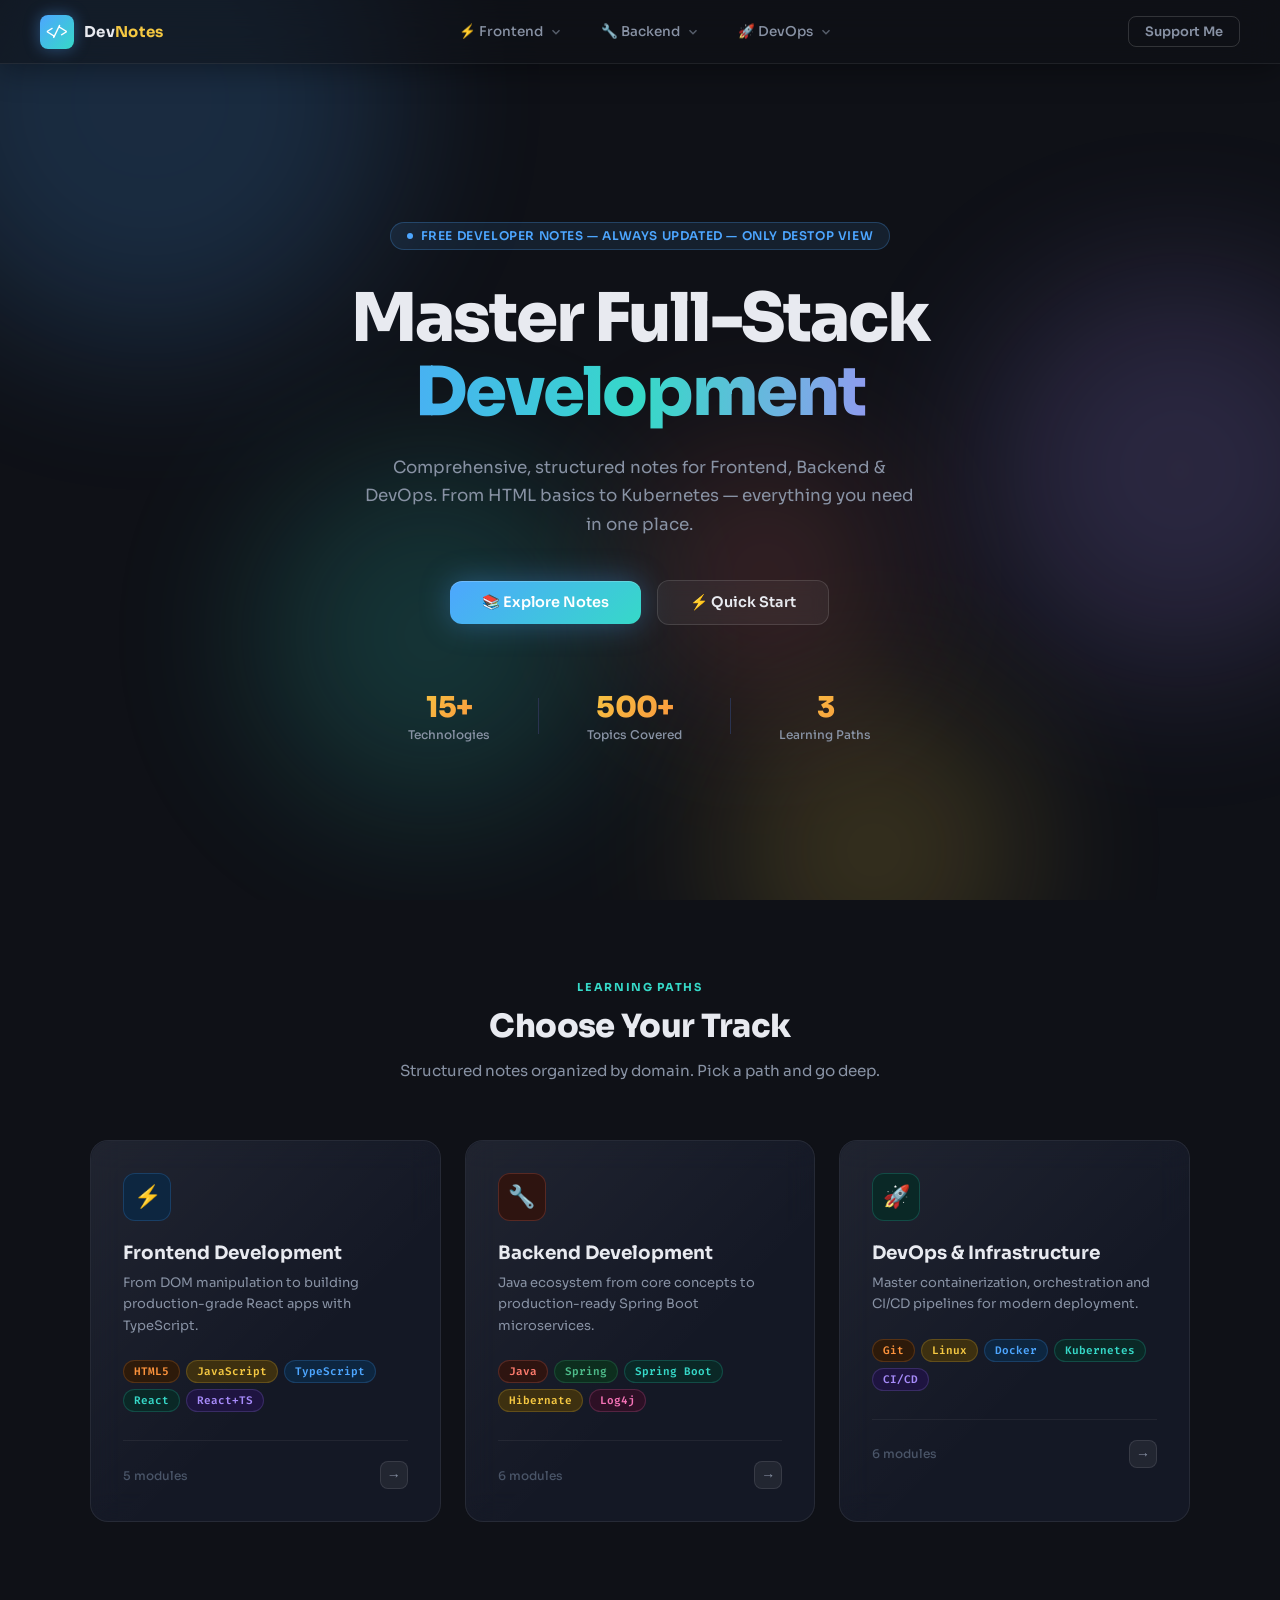
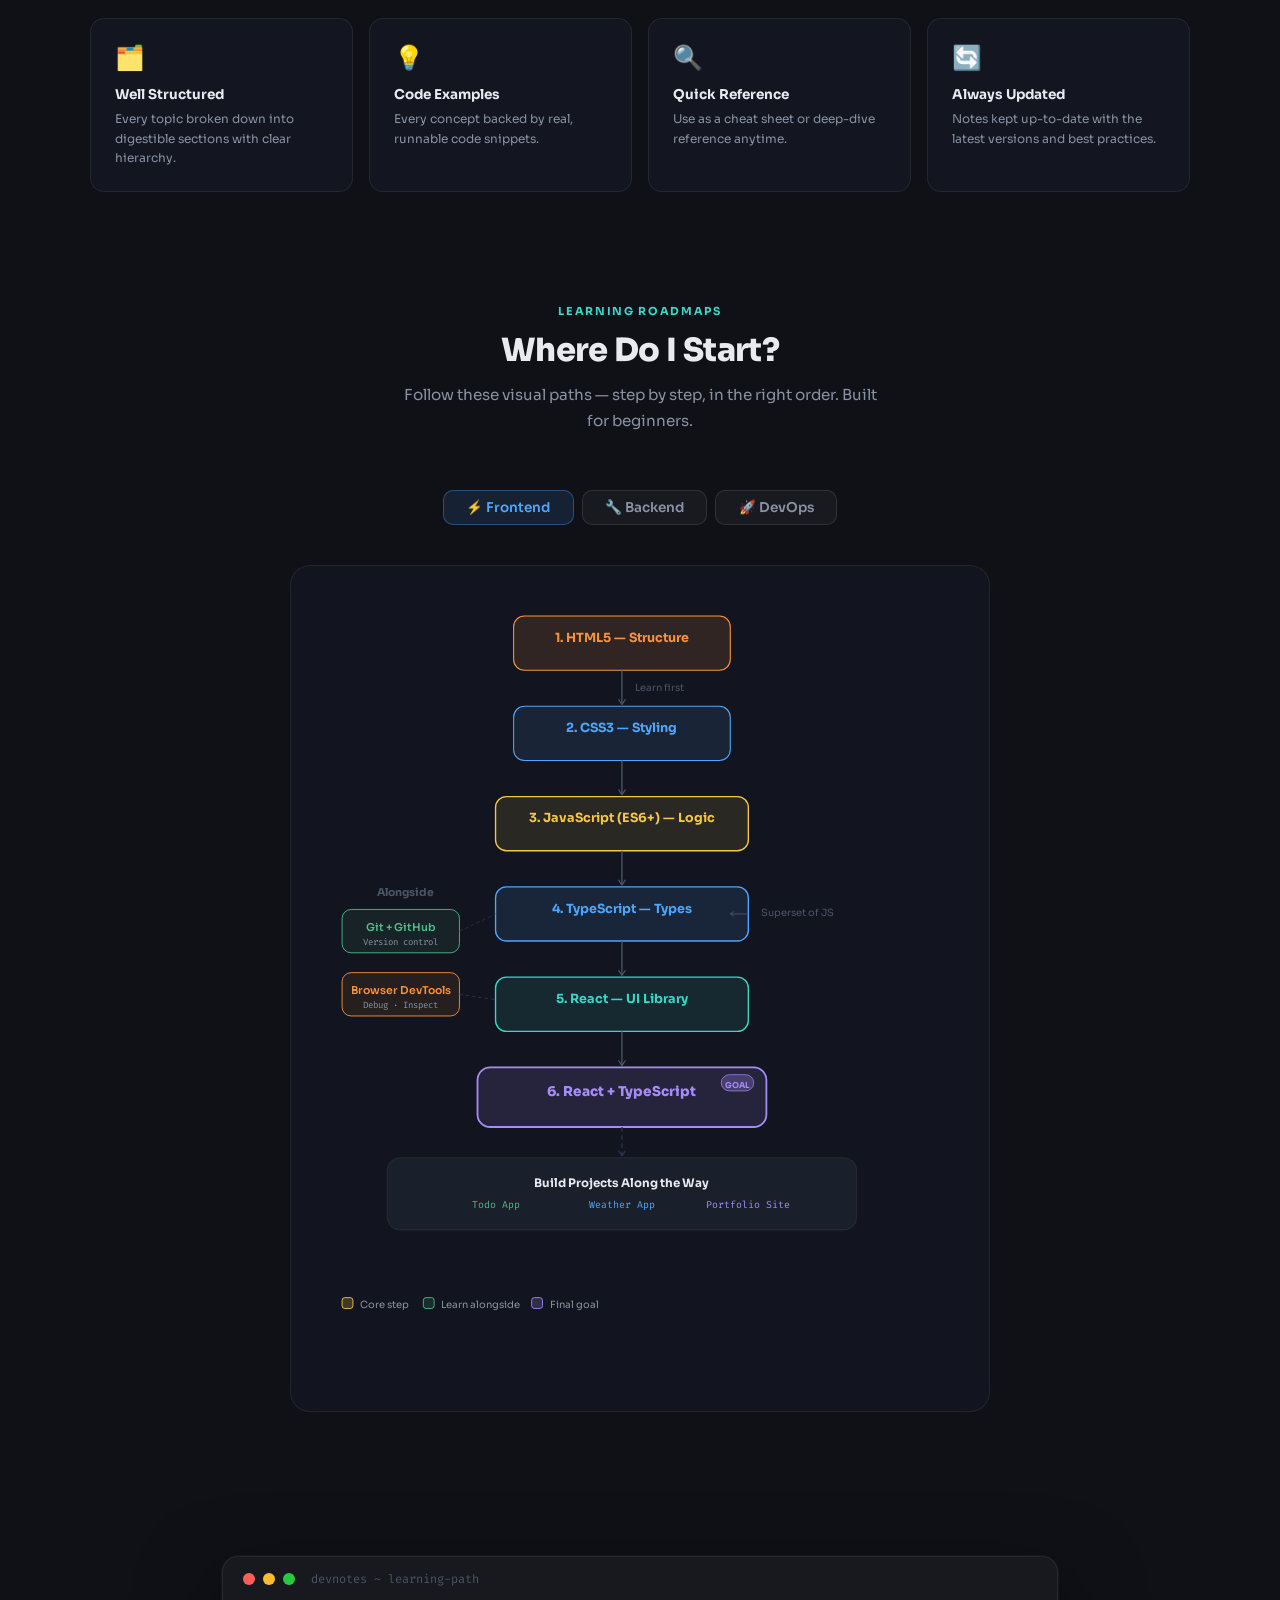
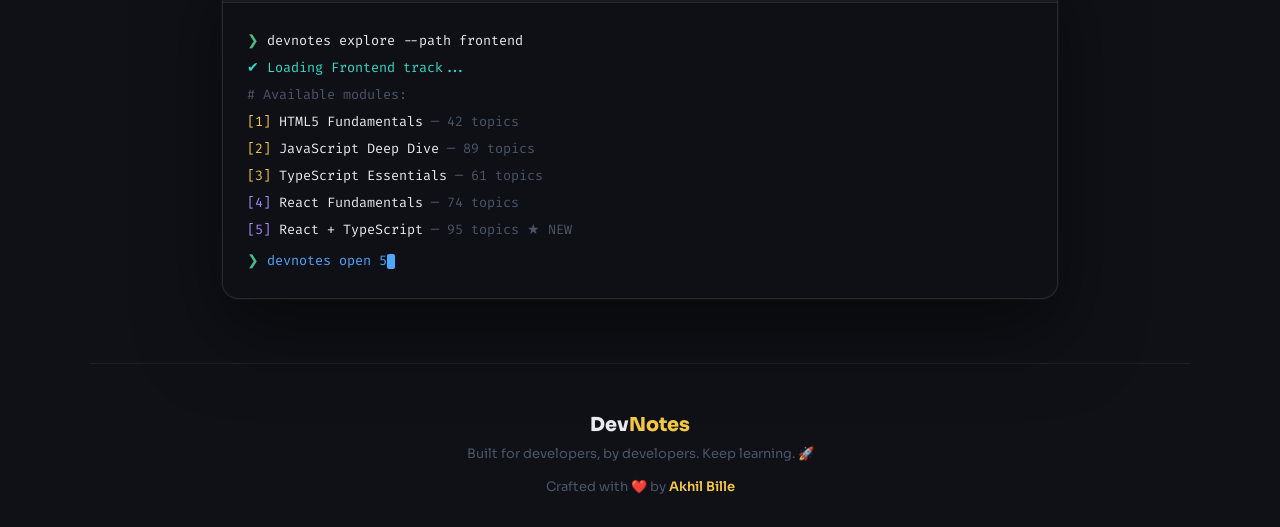
<file: index.html>
<!DOCTYPE html>
<html lang="en">
<head>
<meta charset="UTF-8">
<meta name="viewport" content="width=device-width, initial-scale=1.0">

<!-- Title & Description -->
<title>DevNotes — Free Full-Stack Developer Notes | HTML, React, Java, Spring Boot, Docker</title>
<meta name="description" content="Free structured developer notes for Full-Stack development. Learn HTML, CSS, JavaScript, TypeScript, React, Java, Spring Boot, Git, Docker, Kubernetes with examples and roadmaps.">

<!-- Keywords -->
<meta name="keywords" content="free full stack developer notes, HTML CSS notes, JavaScript ES6 notes, TypeScript notes, React notes, React TypeScript notes, Java core notes, Spring Boot notes, Hibernate notes, Git cheat sheet, Docker notes, Kubernetes notes, DevOps roadmap, CI CD notes, Linux notes, developer cheat sheet, web development notes, full stack roadmap 2025, learn React free, Spring Boot REST API notes, programming notes for beginners">

<!-- Author & Robots -->
<meta name="author" content="Akhil Bille">
<meta name="robots" content="index, follow">
<meta name="googlebot" content="index, follow">
<link rel="canonical" href="https://devsnotes.netlify.app/">

<!-- Open Graph (WhatsApp, LinkedIn, Facebook preview) -->
<meta property="og:type" content="website">
<meta property="og:url" content="https://devsnotes.netlify.app/">
<meta property="og:title" content="DevNotes — Free Full-Stack Developer Notes">
<meta property="og:description" content="Free notes for HTML, CSS, JavaScript, TypeScript, React, Java, Spring Boot, Docker, Kubernetes & more. 15+ technologies. 500+ topics.">
<meta property="og:image" content="https://devsnotes.netlify.app/og-image.png">
<meta property="og:site_name" content="DevNotes">
<meta property="og:locale" content="en_US">

<!-- Twitter / X Card -->
<meta name="twitter:card" content="summary_large_image">
<meta name="twitter:url" content="https://devsnotes.netlify.app/">
<meta name="twitter:title" content="DevNotes — Free Full-Stack Developer Notes">
<meta name="twitter:description" content="Free notes for HTML, JS, TypeScript, React, Java, Spring Boot, Docker & more. 15+ technologies, 500+ topics covered.">
<meta name="twitter:image" content="https://devsnotes.netlify.app/og-image.png">

<!-- Theme Color -->
<meta name="theme-color" content="#0f172a">

<!-- Structured Data (Google Rich Results) -->
<script type="application/ld+json">
{
  "@context": "https://schema.org",
  "@type": "WebSite",
  "name": "DevNotes",
  "url": "https://devsnotes.netlify.app/",
  "description": "Free structured developer notes for Full-Stack development covering Frontend, Backend and DevOps.",
  "author": {
    "@type": "Person",
    "name": "Akhil Bille"
  },
  "potentialAction": {
    "@type": "SearchAction",
    "target": "https://devsnotes.netlify.app/?q={search_term_string}",
    "query-input": "required name=search_term_string"
  }
}
</script>

<link href="https://fonts.googleapis.com/css2?family=Fira+Code:wght@400;500&family=Sora:wght@300;400;500;600;700;800&display=swap" rel="stylesheet">
<link rel="stylesheet" href="/styles/index.css">
</head>
<body>

<!-- Background Orbs -->
<div class="bg-canvas">
  <div class="orb orb-1"></div>
  <div class="orb orb-2"></div>
  <div class="orb orb-3"></div>
  <div class="orb orb-4"></div>
  <div class="orb orb-5"></div>
</div>

<!-- ===== NAVBAR ===== -->
<nav class="navbar">
  <a href="/" class="nav-logo">
    <div class="nav-logo-icon">&lt;/&gt;</div>
    <span class="nav-logo-text">Dev<span>Notes</span></span>
  </a>

  <ul class="nav-links">

    <!-- Frontend -->
    <li class="nav-item">
      <button class="nav-link">
        <span>⚡ Frontend</span>
        <svg class="chevron" viewBox="0 0 24 24" fill="none" stroke="currentColor" stroke-width="2.5"><path d="M6 9l6 6 6-6"/></svg>
      </button>
      <div class="dropdown">
        <div class="dropdown-label">Core</div>
        <a class="dropdown-item" href="/Frontend/1.HTML and CSS/Complete_HTML_CSS_notes.html">
          <span class="di-dot" style="background:var(--c-orange)"></span> HTML5
          <span class="di-badge" style="background:var(--c-orange-dim);color:var(--c-orange)">Notes</span>
        </a>
        <a class="dropdown-item" href="/Frontend/2.JS/js-notes.html">
          <span class="di-dot" style="background:var(--c-yellow)"></span> JavaScript
          <span class="di-badge" style="background:var(--c-yellow-dim);color:var(--c-yellow)">Notes</span>
        </a>
        <a class="dropdown-item" href="/Frontend/3.TS/TypeScript Notes.html">
          <span class="di-dot" style="background:var(--c-blue)"></span> TypeScript
          <span class="di-badge" style="background:var(--c-blue-dim);color:var(--c-blue)">Notes</span>
        </a>
        <div class="dropdown-divider"></div>
        <div class="dropdown-label">Frameworks</div>
        <a class="dropdown-item" href="/Frontend/4.React/React_Complete_Notes.html">
          <span class="di-dot" style="background:var(--c-teal)"></span> React
          <span class="di-badge" style="background:var(--c-teal-dim);color:var(--c-teal)">Notes</span>
        </a>
        <a class="dropdown-item" href="/Frontend/4.React/Complete React Typescript notes.html">
          <span class="di-dot" style="background:var(--c-purple)"></span> React + TypeScript
          <span class="di-badge" style="background:var(--c-purple-dim);color:var(--c-purple)">New</span>
        </a>
      </div>
    </li>

    <!-- Backend -->
    <li class="nav-item">
      <button class="nav-link">
        <span>🔧 Backend</span>
        <svg class="chevron" viewBox="0 0 24 24" fill="none" stroke="currentColor" stroke-width="2.5"><path d="M6 9l6 6 6-6"/></svg>
      </button>
      <div class="dropdown">
        <div class="dropdown-label">Languages</div>
        <a class="dropdown-item" href="/Languages/Java Basics.html">
          <span class="di-dot" style="background:var(--c-coral)"></span> Java Basics
          <span class="di-badge" style="background:var(--c-coral-dim);color:var(--c-coral)">Notes</span>
        </a>
        <a class="dropdown-item" href="/Languages/Java Advanced.html">
          <span class="di-dot" style="background:var(--c-teal)"></span> Java Advanced
          <span class="di-badge" style="background:var(--c-teal-dim);color:var(--c-teal)">Notes</span>
        </a>
        <div class="dropdown-divider"></div>
        <div class="dropdown-label">Frameworks</div>
        <a class="dropdown-item" href="/Backend/Spring boot part1/Spring_Complete_Notes.html">
          <span class="di-dot" style="background:var(--c-green)"></span> Spring Boot Basics
          <span class="di-badge" style="background:var(--c-green-dim);color:var(--c-green)">Notes</span>
        </a>
        <a class="dropdown-item" href="/404/coming-soon.html">
          <span class="di-dot" style="background:var(--c-teal)"></span> Spring Boot Advanced
          <span class="di-badge" style="background:var(--c-teal-dim);color:var(--c-teal)">Notes</span>
        </a>
        <a class="dropdown-item" href="/404/coming-soon.html">
          <span class="di-dot" style="background:var(--c-yellow)"></span> Hibernate
          <span class="di-badge" style="background:var(--c-yellow-dim);color:var(--c-yellow)">Notes</span>
        </a>
        <a class="dropdown-item" href="/404/coming-soon.html">
          <span class="di-dot" style="background:var(--c-pink)"></span> Log4j
          <span class="di-badge" style="background:var(--c-pink-dim);color:var(--c-pink)">Notes</span>
        </a>
        <a class="dropdown-item" href="404/coming-soon.html">
          <span class="di-dot" style="background:var(--c-blue)"></span> REST APIs
        </a>
      </div>
    </li>

    <!-- DevOps -->
    <li class="nav-item">
      <button class="nav-link">
        <span>🚀 DevOps</span>
        <svg class="chevron" viewBox="0 0 24 24" fill="none" stroke="currentColor" stroke-width="2.5"><path d="M6 9l6 6 6-6"/></svg>
      </button>
      <div class="dropdown">
        <div class="dropdown-label">Version Control</div>
        <a class="dropdown-item" href="/DevOps/1.Git/Git Notes.html">
          <span class="di-dot" style="background:var(--c-orange)"></span> Git
          <span class="di-badge" style="background:var(--c-orange-dim);color:var(--c-orange)">Notes</span>
        </a>
        <div class="dropdown-divider"></div>
        <div class="dropdown-label">Systems & Infra</div>
        <a class="dropdown-item" href="/404/coming-soon.html">
          <span class="di-dot" style="background:var(--c-yellow)"></span> Linux
          <span class="di-badge" style="background:var(--c-yellow-dim);color:var(--c-yellow)">Notes</span>
        </a>
        <a class="dropdown-item" href="/404/coming-soon.html">
          <span class="di-dot" style="background:var(--c-blue)"></span> Docker
          <span class="di-badge" style="background:var(--c-blue-dim);color:var(--c-blue)">Notes</span>
        </a>
        <a class="dropdown-item" href="/404/coming-soon.html">
          <span class="di-dot" style="background:var(--c-teal)"></span> Kubernetes
          <span class="di-badge" style="background:var(--c-teal-dim);color:var(--c-teal)">Notes</span>
        </a>
        <a class="dropdown-item" href="/404/coming-soon.html">
          <span class="di-dot" style="background:var(--c-purple)"></span> CI/CD
        </a>
        <a class="dropdown-item" href="/404/coming-soon.html">
          <span class="di-dot" style="background:var(--c-green)"></span> Nginx
        </a>
      </div>
    </li>

  </ul>

  <div class="nav-right">
   <a href="/404/donate_coffee.html">
     <button class="btn-outline">Support Me</button>
   </a>
    
  </div>
</nav>

<!-- ===== HERO ===== -->
<section class="hero">
  <div class="hero-inner">
    <div class="hero-badge">
      <span class="hero-badge-dot"></span>
      Free Developer Notes — Always Updated — Only Destop View
    </div>
    <h1 class="hero-title">
      <span class="line1">Master Full-Stack</span>
      <span class="line2">Development</span>
    </h1>
    <p class="hero-subtitle">
      Comprehensive, structured notes for Frontend, Backend & DevOps. From HTML basics to Kubernetes — everything you need in one place.
    </p>
    <div class="hero-cta">
      <a href="#" class="btn-glass-primary">
        📚 Explore Notes
      </a>
      <a href="#" class="btn-glass-secondary">
        ⚡ Quick Start
      </a>
    </div>
    <div class="hero-stats">
      <div class="stat">
        <div class="stat-value">15+</div>
        <div class="stat-label">Technologies</div>
      </div>
      <div class="stat-divider"></div>
      <div class="stat">
        <div class="stat-value">500+</div>
        <div class="stat-label">Topics Covered</div>
      </div>
      <div class="stat-divider"></div>
      <div class="stat">
        <div class="stat-value">3</div>
        <div class="stat-label">Learning Paths</div>
      </div>
    </div>
  </div>
</section>

<!-- ===== LEARNING PATHS ===== -->
<section class="section">
  <div class="section-header-text">
    <div class="section-eyebrow">Learning Paths</div>
    <div class="section-title">Choose Your Track</div>
    <p class="section-desc">Structured notes organized by domain. Pick a path and go deep.</p>
  </div>

  <div class="cards-grid">

    <!-- Frontend Card -->
    <div class="glass-card">
      <div class="card-glow" style="background:var(--c-blue)"></div>
      <div class="card-icon" style="background:var(--c-blue-dim);border:1px solid rgba(77,166,255,0.2)">⚡</div>
      <div class="card-title">Frontend Development</div>
      <p class="card-desc">From DOM manipulation to building production-grade React apps with TypeScript.</p>
      <div class="card-tags">
        <span class="tag" style="background:var(--c-orange-dim);color:var(--c-orange);border-color:rgba(251,146,60,0.2)">HTML5</span>
        <span class="tag" style="background:var(--c-yellow-dim);color:var(--c-yellow);border-color:rgba(245,200,66,0.2)">JavaScript</span>
        <span class="tag" style="background:var(--c-blue-dim);color:var(--c-blue);border-color:rgba(77,166,255,0.2)">TypeScript</span>
        <span class="tag" style="background:var(--c-teal-dim);color:var(--c-teal);border-color:rgba(54,217,200,0.2)">React</span>
        <span class="tag" style="background:var(--c-purple-dim);color:var(--c-purple);border-color:rgba(167,139,250,0.2)">React+TS</span>
      </div>
      <div class="card-footer">
        <span class="card-count">5 modules</span>
        <span class="card-arrow">→</span>
      </div>
    </div>

    <!-- Backend Card -->
    <div class="glass-card">
      <div class="card-glow" style="background:var(--c-coral)"></div>
      <div class="card-icon" style="background:var(--c-coral-dim);border:1px solid rgba(255,124,110,0.2)">🔧</div>
      <div class="card-title">Backend Development</div>
      <p class="card-desc">Java ecosystem from core concepts to production-ready Spring Boot microservices.</p>
      <div class="card-tags">
        <span class="tag" style="background:var(--c-coral-dim);color:var(--c-coral);border-color:rgba(255,124,110,0.2)">Java</span>
        <span class="tag" style="background:var(--c-green-dim);color:var(--c-green);border-color:rgba(77,187,138,0.2)">Spring</span>
        <span class="tag" style="background:var(--c-teal-dim);color:var(--c-teal);border-color:rgba(54,217,200,0.2)">Spring Boot</span>
        <span class="tag" style="background:var(--c-yellow-dim);color:var(--c-yellow);border-color:rgba(245,200,66,0.2)">Hibernate</span>
        <span class="tag" style="background:var(--c-pink-dim);color:var(--c-pink);border-color:rgba(244,114,182,0.2)">Log4j</span>
      </div>
      <div class="card-footer">
        <span class="card-count">6 modules</span>
        <span class="card-arrow">→</span>
      </div>
    </div>

    <!-- DevOps Card -->
    <div class="glass-card">
      <div class="card-glow" style="background:var(--c-teal)"></div>
      <div class="card-icon" style="background:var(--c-teal-dim);border:1px solid rgba(54,217,200,0.2)">🚀</div>
      <div class="card-title">DevOps & Infrastructure</div>
      <p class="card-desc">Master containerization, orchestration and CI/CD pipelines for modern deployment.</p>
      <div class="card-tags">
        <span class="tag" style="background:var(--c-orange-dim);color:var(--c-orange);border-color:rgba(251,146,60,0.2)">Git</span>
        <span class="tag" style="background:var(--c-yellow-dim);color:var(--c-yellow);border-color:rgba(245,200,66,0.2)">Linux</span>
        <span class="tag" style="background:var(--c-blue-dim);color:var(--c-blue);border-color:rgba(77,166,255,0.2)">Docker</span>
        <span class="tag" style="background:var(--c-teal-dim);color:var(--c-teal);border-color:rgba(54,217,200,0.2)">Kubernetes</span>
        <span class="tag" style="background:var(--c-purple-dim);color:var(--c-purple);border-color:rgba(167,139,250,0.2)">CI/CD</span>
      </div>
      <div class="card-footer">
        <span class="card-count">6 modules</span>
        <span class="card-arrow">→</span>
      </div>
    </div>

  </div>
</section>

<!-- ===== FEATURES ===== -->
<section class="section" style="padding-top:1rem">
  <div class="features-row">
    <div class="feat-card">
      <div class="feat-icon">🗂️</div>
      <div class="feat-title">Well Structured</div>
      <p class="feat-desc">Every topic broken down into digestible sections with clear hierarchy.</p>
    </div>
    <div class="feat-card">
      <div class="feat-icon">💡</div>
      <div class="feat-title">Code Examples</div>
      <p class="feat-desc">Every concept backed by real, runnable code snippets.</p>
    </div>
    <div class="feat-card">
      <div class="feat-icon">🔍</div>
      <div class="feat-title">Quick Reference</div>
      <p class="feat-desc">Use as a cheat sheet or deep-dive reference anytime.</p>
    </div>
    <div class="feat-card">
      <div class="feat-icon">🔄</div>
      <div class="feat-title">Always Updated</div>
      <p class="feat-desc">Notes kept up-to-date with the latest versions and best practices.</p>
    </div>
  </div>
</section>

<!-- ===== ROADMAP SECTION ===== -->
<section class="section" style="padding-top:2rem">
  <div class="section-header-text">
    <div class="section-eyebrow">Learning Roadmaps</div>
    <div class="section-title">Where Do I Start?</div>
    <p class="section-desc">Follow these visual paths — step by step, in the right order. Built for beginners.</p>
  </div>

  <!-- Tab switcher -->
  <div style="display:flex;justify-content:center;gap:0.5rem;margin-bottom:2.5rem;">
    <button class="road-tab active" onclick="switchTab('frontend',this)">⚡ Frontend</button>
    <button class="road-tab" onclick="switchTab('backend',this)">🔧 Backend</button>
    <button class="road-tab" onclick="switchTab('devops',this)">🚀 DevOps</button>
  </div>

  <!-- Frontend Roadmap -->
  <div id="tab-frontend" class="roadmap-panel" style="display:block">
    <div class="roadmap-wrap">
      <svg width="100%" viewBox="0 0 720 860" role="img">
        <title>Frontend learning path</title>
        <desc>Step by step frontend roadmap from HTML to React with TypeScript</desc>
        <defs>
          <marker id="arr" viewBox="0 0 10 10" refX="8" refY="5" markerWidth="6" markerHeight="6" orient="auto-start-reverse">
            <path d="M2 1L8 5L2 9" fill="none" stroke="context-stroke" stroke-width="1.5" stroke-linecap="round" stroke-linejoin="round"/>
          </marker>
        </defs>

        <!-- Step 1: HTML -->
        <g class="rnode" onclick="">
          <rect x="220" y="20" width="240" height="60" rx="12" fill="rgba(251,146,60,0.13)" stroke="#fb923c" stroke-width="1.2"/>
          <text x="340" y="44" text-anchor="middle" dominant-baseline="central" font-family="Sora,sans-serif" font-size="14" font-weight="700" fill="#fb923c">1. HTML5 — Structure</text>
        </g>

        <!-- Arrow -->
        <line x1="340" y1="80" x2="340" y2="118" stroke="#4a5568" stroke-width="1.5" marker-end="url(#arr)"/>
        <text x="355" y="103" font-family="Sora,sans-serif" font-size="11" fill="#4a5568">Learn first</text>

        <!-- Step 2: CSS -->
        <g class="rnode">
          <rect x="220" y="120" width="240" height="60" rx="12" fill="rgba(77,166,255,0.1)" stroke="#4da6ff" stroke-width="1.2"/>
          <text x="340" y="144" text-anchor="middle" dominant-baseline="central" font-family="Sora,sans-serif" font-size="14" font-weight="700" fill="#4da6ff">2. CSS3 — Styling</text>
        </g>

        <!-- Arrow -->
        <line x1="340" y1="180" x2="340" y2="218" stroke="#4a5568" stroke-width="1.5" marker-end="url(#arr)"/>

        <!-- Step 3: JavaScript -->
        <g class="rnode">
          <rect x="200" y="220" width="280" height="60" rx="12" fill="rgba(245,200,66,0.1)" stroke="#f5c842" stroke-width="1.5"/>
          <text x="340" y="244" text-anchor="middle" dominant-baseline="central" font-family="Sora,sans-serif" font-size="14" font-weight="700" fill="#f5c842">3. JavaScript (ES6+) — Logic</text>
        </g>

        <!-- Arrow splits into 2 -->
        <line x1="340" y1="280" x2="340" y2="318" stroke="#4a5568" stroke-width="1.5" marker-end="url(#arr)"/>

        <!-- Step 4: TypeScript -->
        <g class="rnode">
          <rect x="200" y="320" width="280" height="60" rx="12" fill="rgba(77,166,255,0.12)" stroke="#4da6ff" stroke-width="1.5"/>
          <text x="340" y="344" text-anchor="middle" dominant-baseline="central" font-family="Sora,sans-serif" font-size="14" font-weight="700" fill="#4da6ff">4. TypeScript — Types</text>
        </g>

        <!-- Label -->
        <text x="494" y="352" font-family="Sora,sans-serif" font-size="11" fill="#4a5568">Superset of JS</text>
        <line x1="480" y1="350" x2="460" y2="350" stroke="#4a5568" stroke-width="1" marker-end="url(#arr)"/>

        <!-- Arrow -->
        <line x1="340" y1="380" x2="340" y2="418" stroke="#4a5568" stroke-width="1.5" marker-end="url(#arr)"/>

        <!-- Step 5: React -->
        <g class="rnode">
          <rect x="200" y="420" width="280" height="60" rx="12" fill="rgba(54,217,200,0.1)" stroke="#36d9c8" stroke-width="1.5"/>
          <text x="340" y="444" text-anchor="middle" dominant-baseline="central" font-family="Sora,sans-serif" font-size="14" font-weight="700" fill="#36d9c8">5. React — UI Library</text>
        </g>

        <!-- Arrow -->
        <line x1="340" y1="480" x2="340" y2="518" stroke="#4a5568" stroke-width="1.5" marker-end="url(#arr)"/>

        <!-- Step 6: React + TS -->
        <g class="rnode">
          <rect x="180" y="520" width="320" height="66" rx="14" fill="rgba(167,139,250,0.13)" stroke="#a78bfa" stroke-width="2"/>
          <!-- Star badge -->
          <rect x="450" y="528" width="36" height="18" rx="9" fill="rgba(167,139,250,0.25)" stroke="#a78bfa" stroke-width="0.8"/>
          <text x="468" y="539" text-anchor="middle" dominant-baseline="central" font-family="Sora,sans-serif" font-size="9" font-weight="700" fill="#a78bfa">GOAL</text>
          <text x="340" y="547" text-anchor="middle" dominant-baseline="central" font-family="Sora,sans-serif" font-size="15" font-weight="800" fill="#a78bfa">6. React + TypeScript</text>
        </g>

        <!-- Parallel track: Tools -->
        <text x="100" y="330" text-anchor="middle" font-family="Sora,sans-serif" font-size="12" font-weight="700" fill="#4a5568">Alongside</text>
        <rect x="30" y="345" width="130" height="48" rx="10" fill="rgba(77,187,138,0.08)" stroke="#4dbb8a" stroke-width="1"/>
        <text x="95" y="364" text-anchor="middle" dominant-baseline="central" font-family="Sora,sans-serif" font-size="12" font-weight="600" fill="#4dbb8a">Git + GitHub</text>
        <text x="95" y="381" text-anchor="middle" dominant-baseline="central" font-family="Fira Code,monospace" font-size="10" fill="#8892a4">Version control</text>

        <rect x="30" y="415" width="130" height="48" rx="10" fill="rgba(251,146,60,0.08)" stroke="#fb923c" stroke-width="1"/>
        <text x="95" y="434" text-anchor="middle" dominant-baseline="central" font-family="Sora,sans-serif" font-size="12" font-weight="600" fill="#fb923c">Browser DevTools</text>
        <text x="95" y="451" text-anchor="middle" dominant-baseline="central" font-family="Fira Code,monospace" font-size="10" fill="#8892a4">Debug · Inspect</text>

        <!-- Dotted link from parallel to main -->
        <line x1="160" y1="369" x2="200" y2="350" stroke="#2a3350" stroke-width="1" stroke-dasharray="4 3"/>
        <line x1="160" y1="439" x2="200" y2="445" stroke="#2a3350" stroke-width="1" stroke-dasharray="4 3"/>

        <!-- Projects section -->
        <rect x="80" y="620" width="520" height="80" rx="14" fill="rgba(30,37,53,0.6)" stroke="rgba(255,255,255,0.08)" stroke-width="1"/>
        <text x="340" y="648" text-anchor="middle" dominant-baseline="central" font-family="Sora,sans-serif" font-size="13" font-weight="700" fill="#e8eaf0">Build Projects Along the Way</text>
        <text x="200" y="672" text-anchor="middle" dominant-baseline="central" font-family="Fira Code,monospace" font-size="11" fill="#4dbb8a">Todo App</text>
        <text x="340" y="672" text-anchor="middle" dominant-baseline="central" font-family="Fira Code,monospace" font-size="11" fill="#4da6ff">Weather App</text>
        <text x="480" y="672" text-anchor="middle" dominant-baseline="central" font-family="Fira Code,monospace" font-size="11" fill="#a78bfa">Portfolio Site</text>

        <line x1="340" y1="586" x2="340" y2="618" stroke="#2a3350" stroke-width="1.5" stroke-dasharray="5 4" marker-end="url(#arr)"/>

        <!-- legend -->
        <rect x="30" y="775" width="12" height="12" rx="3" fill="rgba(245,200,66,0.2)" stroke="#f5c842" stroke-width="1"/>
        <text x="50" y="783" font-family="Sora,sans-serif" font-size="11" fill="#8892a4" dominant-baseline="central">Core step</text>
        <rect x="120" y="775" width="12" height="12" rx="3" fill="rgba(77,187,138,0.15)" stroke="#4dbb8a" stroke-width="1"/>
        <text x="140" y="783" font-family="Sora,sans-serif" font-size="11" fill="#8892a4" dominant-baseline="central">Learn alongside</text>
        <rect x="240" y="775" width="12" height="12" rx="3" fill="rgba(167,139,250,0.2)" stroke="#a78bfa" stroke-width="1"/>
        <text x="260" y="783" font-family="Sora,sans-serif" font-size="11" fill="#8892a4" dominant-baseline="central">Final goal</text>
      </svg>
    </div>
  </div>

  <!-- Backend Roadmap -->
  <div id="tab-backend" class="roadmap-panel" style="display:none">
    <div class="roadmap-wrap">
      <svg width="100%" viewBox="0 0 680 860" role="img">
        <title>Backend learning path</title>
        <desc>Step by step backend roadmap from Java core to Spring Boot</desc>
        <defs>
          <marker id="arr2" viewBox="0 0 10 10" refX="8" refY="5" markerWidth="6" markerHeight="6" orient="auto-start-reverse">
            <path d="M2 1L8 5L2 9" fill="none" stroke="context-stroke" stroke-width="1.5" stroke-linecap="round" stroke-linejoin="round"/>
          </marker>
        </defs>

        <!-- Step 1: Java Core -->
        <g>
          <rect x="200" y="20" width="280" height="60" rx="12" fill="rgba(255,124,110,0.12)" stroke="#ff7c6e" stroke-width="1.5"/>
          <text x="340" y="44" text-anchor="middle" dominant-baseline="central" font-family="Sora,sans-serif" font-size="14" font-weight="700" fill="#ff7c6e">1. Java Core — Foundation</text>
          <text x="340" y="63" text-anchor="middle" dominant-baseline="central" font-family="Fira Code,monospace" font-size="11" fill="#8892a4">OOP · Collections · Exceptions · I/O</text>
        </g>

        <line x1="340" y1="80" x2="340" y2="118" stroke="#4a5568" stroke-width="1.5" marker-end="url(#arr2)"/>
        <text x="355" y="103" font-family="Sora,sans-serif" font-size="11" fill="#4a5568">Then add</text>

        <!-- Step 2: Java Advanced -->
        <g>
          <rect x="200" y="120" width="280" height="60" rx="12" fill="rgba(255,124,110,0.08)" stroke="#ff7c6e" stroke-width="1"/>
          <text x="340" y="144" text-anchor="middle" dominant-baseline="central" font-family="Sora,sans-serif" font-size="14" font-weight="700" fill="#ff7c6e">2. Java Advanced</text>
          <text x="340" y="163" text-anchor="middle" dominant-baseline="central" font-family="Fira Code,monospace" font-size="11" fill="#8892a4">Generics · Streams · Lambdas · Threads</text>
        </g>

        <line x1="340" y1="180" x2="340" y2="218" stroke="#4a5568" stroke-width="1.5" marker-end="url(#arr2)"/>

        <!-- Step 3: Spring Core -->
        <g>
          <rect x="200" y="220" width="280" height="60" rx="12" fill="rgba(77,187,138,0.12)" stroke="#4dbb8a" stroke-width="1.5"/>
          <text x="340" y="244" text-anchor="middle" dominant-baseline="central" font-family="Sora,sans-serif" font-size="14" font-weight="700" fill="#4dbb8a">3. Spring Framework</text>
          <text x="340" y="263" text-anchor="middle" dominant-baseline="central" font-family="Fira Code,monospace" font-size="11" fill="#8892a4">IoC · DI · Beans · AOP · MVC</text>
        </g>

        <line x1="340" y1="280" x2="340" y2="318" stroke="#4a5568" stroke-width="1.5" marker-end="url(#arr2)"/>

        <!-- Step 4: Spring Boot -->
        <g>
          <rect x="200" y="320" width="280" height="60" rx="12" fill="rgba(54,217,200,0.12)" stroke="#36d9c8" stroke-width="1.5"/>
          <text x="340" y="344" text-anchor="middle" dominant-baseline="central" font-family="Sora,sans-serif" font-size="14" font-weight="700" fill="#36d9c8">4. Spring Boot</text>
          <text x="340" y="363" text-anchor="middle" dominant-baseline="central" font-family="Fira Code,monospace" font-size="11" fill="#8892a4">Auto-config · REST APIs · Actuator</text>
        </g>

        <!-- Split into two parallel: Hibernate + Log4j -->
        <line x1="340" y1="380" x2="200" y2="418" stroke="#4a5568" stroke-width="1.5" marker-end="url(#arr2)"/>
        <line x1="340" y1="380" x2="480" y2="418" stroke="#4a5568" stroke-width="1.5" marker-end="url(#arr2)"/>
        <text x="340" y="396" text-anchor="middle" font-family="Sora,sans-serif" font-size="10" fill="#4a5568">add to your project</text>

        <!-- Step 5a: Hibernate -->
        <g>
          <rect x="80" y="420" width="230" height="60" rx="12" fill="rgba(245,200,66,0.1)" stroke="#f5c842" stroke-width="1.2"/>
          <text x="195" y="444" text-anchor="middle" dominant-baseline="central" font-family="Sora,sans-serif" font-size="13" font-weight="700" fill="#f5c842">5a. Hibernate / JPA</text>
          <text x="195" y="463" text-anchor="middle" dominant-baseline="central" font-family="Fira Code,monospace" font-size="10" fill="#8892a4">ORM · Entities · Relationships</text>
        </g>

        <!-- Step 5b: Log4j -->
        <g>
          <rect x="370" y="420" width="230" height="60" rx="12" fill="rgba(244,114,182,0.1)" stroke="#f472b6" stroke-width="1.2"/>
          <text x="485" y="444" text-anchor="middle" dominant-baseline="central" font-family="Sora,sans-serif" font-size="13" font-weight="700" fill="#f472b6">5b. Log4j / Logging</text>
          <text x="485" y="463" text-anchor="middle" dominant-baseline="central" font-family="Fira Code,monospace" font-size="10" fill="#8892a4">Loggers · Appenders · Levels</text>
        </g>

        <!-- Merge back -->
        <line x1="195" y1="480" x2="280" y2="518" stroke="#4a5568" stroke-width="1.5" marker-end="url(#arr2)"/>
        <line x1="485" y1="480" x2="400" y2="518" stroke="#4a5568" stroke-width="1.5" marker-end="url(#arr2)"/>

        <!-- Step 6: REST API Production -->
        <g>
          <rect x="180" y="520" width="320" height="66" rx="14" fill="rgba(167,139,250,0.13)" stroke="#a78bfa" stroke-width="2"/>
          <rect x="450" y="528" width="36" height="18" rx="9" fill="rgba(167,139,250,0.25)" stroke="#a78bfa" stroke-width="0.8"/>
          <text x="468" y="539" text-anchor="middle" dominant-baseline="central" font-family="Sora,sans-serif" font-size="9" font-weight="700" fill="#a78bfa">GOAL</text>
          <text x="340" y="547" text-anchor="middle" dominant-baseline="central" font-family="Sora,sans-serif" font-size="15" font-weight="800" fill="#a78bfa">6. Production REST API</text>
          <text x="340" y="568" text-anchor="middle" dominant-baseline="central" font-family="Fira Code,monospace" font-size="11" fill="#8892a4">Security · DB · Logging · Deployment-ready</text>
        </g>

        <!-- Alongside -->
        <text x="580" y="220" text-anchor="middle" font-family="Sora,sans-serif" font-size="12" font-weight="700" fill="#4a5568">Tools</text>
        <rect x="530" y="235" width="120" height="42" rx="10" fill="rgba(251,146,60,0.08)" stroke="#fb923c" stroke-width="1"/>
        <text x="590" y="256" text-anchor="middle" dominant-baseline="central" font-family="Sora,sans-serif" font-size="12" font-weight="600" fill="#fb923c">Maven/Gradle</text>

        <rect x="530" y="290" width="120" height="42" rx="10" fill="rgba(77,166,255,0.08)" stroke="#4da6ff" stroke-width="1"/>
        <text x="590" y="311" text-anchor="middle" dominant-baseline="central" font-family="Sora,sans-serif" font-size="12" font-weight="600" fill="#4da6ff">Postman</text>

        <rect x="530" y="345" width="120" height="42" rx="10" fill="rgba(77,187,138,0.08)" stroke="#4dbb8a" stroke-width="1"/>
        <text x="590" y="366" text-anchor="middle" dominant-baseline="central" font-family="Sora,sans-serif" font-size="12" font-weight="600" fill="#4dbb8a">MySQL / H2</text>

        <line x1="530" y1="256" x2="480" y2="250" stroke="#2a3350" stroke-width="1" stroke-dasharray="4 3"/>
        <line x1="530" y1="311" x2="480" y2="350" stroke="#2a3350" stroke-width="1" stroke-dasharray="4 3"/>
        <line x1="530" y1="366" x2="480" y2="380" stroke="#2a3350" stroke-width="1" stroke-dasharray="4 3"/>

        <!-- Projects -->
        <line x1="340" y1="586" x2="340" y2="618" stroke="#2a3350" stroke-width="1.5" stroke-dasharray="5 4" marker-end="url(#arr2)"/>
        <rect x="80" y="620" width="520" height="80" rx="14" fill="rgba(30,37,53,0.6)" stroke="rgba(255,255,255,0.08)" stroke-width="1"/>
        <text x="340" y="648" text-anchor="middle" dominant-baseline="central" font-family="Sora,sans-serif" font-size="13" font-weight="700" fill="#e8eaf0">Build Projects Along the Way</text>
        <text x="175" y="672" text-anchor="middle" dominant-baseline="central" font-family="Fira Code,monospace" font-size="11" fill="#ff7c6e">CRUD App</text>
        <text x="340" y="672" text-anchor="middle" dominant-baseline="central" font-family="Fira Code,monospace" font-size="11" fill="#4dbb8a">REST API</text>
        <text x="505" y="672" text-anchor="middle" dominant-baseline="central" font-family="Fira Code,monospace" font-size="11" fill="#a78bfa">Full Backend Service</text>

        <!-- legend -->
        <rect x="30" y="775" width="12" height="12" rx="3" fill="rgba(255,124,110,0.2)" stroke="#ff7c6e" stroke-width="1"/>
        <text x="50" y="783" font-family="Sora,sans-serif" font-size="11" fill="#8892a4" dominant-baseline="central">Java layer</text>
        <rect x="120" y="775" width="12" height="12" rx="3" fill="rgba(77,187,138,0.15)" stroke="#4dbb8a" stroke-width="1"/>
        <text x="140" y="783" font-family="Sora,sans-serif" font-size="11" fill="#8892a4" dominant-baseline="central">Spring layer</text>
        <rect x="240" y="775" width="12" height="12" rx="3" fill="rgba(167,139,250,0.2)" stroke="#a78bfa" stroke-width="1"/>
        <text x="260" y="783" font-family="Sora,sans-serif" font-size="11" fill="#8892a4" dominant-baseline="central">Final goal</text>
      </svg>
    </div>
  </div>

  <!-- DevOps Roadmap -->
  <div id="tab-devops" class="roadmap-panel" style="display:none">
    <div class="roadmap-wrap">
      <svg width="100%" viewBox="0 0 680 860" role="img">
        <title>DevOps learning path</title>
        <desc>Step by step DevOps roadmap from Git to Kubernetes</desc>
        <defs>
          <marker id="arr3" viewBox="0 0 10 10" refX="8" refY="5" markerWidth="6" markerHeight="6" orient="auto-start-reverse">
            <path d="M2 1L8 5L2 9" fill="none" stroke="context-stroke" stroke-width="1.5" stroke-linecap="round" stroke-linejoin="round"/>
          </marker>
        </defs>

        <!-- Step 1: Git -->
        <g>
          <rect x="220" y="20" width="240" height="60" rx="12" fill="rgba(251,146,60,0.13)" stroke="#fb923c" stroke-width="1.5"/>
          <text x="340" y="44" text-anchor="middle" dominant-baseline="central" font-family="Sora,sans-serif" font-size="14" font-weight="700" fill="#fb923c">1. Git — Version Control</text>
          <text x="340" y="63" text-anchor="middle" dominant-baseline="central" font-family="Fira Code,monospace" font-size="11" fill="#8892a4">Commit · Branch · Merge · Rebase</text>
        </g>

        <line x1="340" y1="80" x2="340" y2="118" stroke="#4a5568" stroke-width="1.5" marker-end="url(#arr3)"/>

        <!-- Step 2: Linux -->
        <g>
          <rect x="220" y="120" width="240" height="60" rx="12" fill="rgba(245,200,66,0.1)" stroke="#f5c842" stroke-width="1.5"/>
          <text x="340" y="144" text-anchor="middle" dominant-baseline="central" font-family="Sora,sans-serif" font-size="14" font-weight="700" fill="#f5c842">2. Linux — Command Line</text>
          <text x="340" y="163" text-anchor="middle" dominant-baseline="central" font-family="Fira Code,monospace" font-size="11" fill="#8892a4">Shell·Files·Permissions·Processes</text>
        </g>

        <line x1="340" y1="180" x2="340" y2="218" stroke="#4a5568" stroke-width="1.5" marker-end="url(#arr3)"/>

        <!-- Step 3: Docker -->
        <g>
          <rect x="200" y="220" width="280" height="60" rx="12" fill="rgba(77,166,255,0.12)" stroke="#4da6ff" stroke-width="1.5"/>
          <text x="340" y="244" text-anchor="middle" dominant-baseline="central" font-family="Sora,sans-serif" font-size="14" font-weight="700" fill="#4da6ff">3. Docker — Containers</text>
          <text x="340" y="263" text-anchor="middle" dominant-baseline="central" font-family="Fira Code,monospace" font-size="11" fill="#8892a4">Images · Containers · Volumes · Compose</text>
        </g>

        <line x1="340" y1="280" x2="340" y2="318" stroke="#4a5568" stroke-width="1.5" marker-end="url(#arr3)"/>

        <!-- Step 4: CI/CD -->
        <g>
          <rect x="200" y="320" width="280" height="60" rx="12" fill="rgba(77,187,138,0.12)" stroke="#4dbb8a" stroke-width="1.5"/>
          <text x="340" y="344" text-anchor="middle" dominant-baseline="central" font-family="Sora,sans-serif" font-size="14" font-weight="700" fill="#4dbb8a">4. CI/CD — Pipelines</text>
          <text x="340" y="363" text-anchor="middle" dominant-baseline="central" font-family="Fira Code,monospace" font-size="11" fill="#8892a4">GitHub Actions · Build · Test · Deploy</text>
        </g>

        <line x1="340" y1="380" x2="340" y2="418" stroke="#4a5568" stroke-width="1.5" marker-end="url(#arr3)"/>

        <!-- Step 5: Nginx -->
        <g>
          <rect x="200" y="420" width="280" height="60" rx="12" fill="rgba(54,217,200,0.1)" stroke="#36d9c8" stroke-width="1.2"/>
          <text x="340" y="444" text-anchor="middle" dominant-baseline="central" font-family="Sora,sans-serif" font-size="14" font-weight="700" fill="#36d9c8">5. Nginx — Web Server</text>
          <text x="340" y="463" text-anchor="middle" dominant-baseline="central" font-family="Fira Code,monospace" font-size="11" fill="#8892a4">Reverse Proxy · Load Balance · SSL</text>
        </g>

        <line x1="340" y1="480" x2="340" y2="518" stroke="#4a5568" stroke-width="1.5" marker-end="url(#arr3)"/>

        <!-- Step 6: Kubernetes -->
        <g>
          <rect x="180" y="520" width="320" height="66" rx="14" fill="rgba(167,139,250,0.13)" stroke="#a78bfa" stroke-width="2"/>
          <rect x="450" y="528" width="36" height="18" rx="9" fill="rgba(167,139,250,0.25)" stroke="#a78bfa" stroke-width="0.8"/>
          <text x="468" y="539" text-anchor="middle" dominant-baseline="central" font-family="Sora,sans-serif" font-size="9" font-weight="700" fill="#a78bfa">GOAL</text>
          <text x="340" y="547" text-anchor="middle" dominant-baseline="central" font-family="Sora,sans-serif" font-size="15" font-weight="800" fill="#a78bfa">6. Kubernetes — Orchestration</text>
          <text x="340" y="568" text-anchor="middle" dominant-baseline="central" font-family="Fira Code,monospace" font-size="11" fill="#8892a4">Pods · Services · Deployments · Scaling</text>
        </g>

        <!-- Concept flow on side -->
        <text x="88" y="175" text-anchor="middle" font-family="Sora,sans-serif" font-size="11" font-weight="700" fill="#4a5568">Core Idea</text>
        <rect x="22" y="190" width="132" height="38" rx="8" fill="rgba(30,37,53,0.5)" stroke="#2a3350" stroke-width="1"/>
        <text x="88" y="211" text-anchor="middle" dominant-baseline="central" font-family="Sora,sans-serif" font-size="11" fill="#8892a4">Write code locally</text>

        <rect x="22" y="245" width="132" height="38" rx="8" fill="rgba(30,37,53,0.5)" stroke="#2a3350" stroke-width="1"/>
        <text x="88" y="266" text-anchor="middle" dominant-baseline="central" font-family="Sora,sans-serif" font-size="11" fill="#8892a4">Package in Docker</text>

        <rect x="22" y="300" width="132" height="38" rx="8" fill="rgba(30,37,53,0.5)" stroke="#2a3350" stroke-width="1"/>
        <text x="88" y="321" text-anchor="middle" dominant-baseline="central" font-family="Sora,sans-serif" font-size="11" fill="#8892a4">Auto-deploy via CI</text>

        <rect x="22" y="355" width="132" height="38" rx="8" fill="rgba(30,37,53,0.5)" stroke="#2a3350" stroke-width="1"/>
        <text x="88" y="376" text-anchor="middle" dominant-baseline="central" font-family="Sora,sans-serif" font-size="11" fill="#8892a4">Scale with K8s</text>

        <line x1="22" y1="209" x2="22" y2="374" stroke="#2a3350" stroke-width="1" stroke-dasharray="3 3"/>
        <circle cx="22" cy="209" r="3" fill="#2a3350"/>
        <circle cx="22" cy="264" r="3" fill="#2a3350"/>
        <circle cx="22" cy="319" r="3" fill="#2a3350"/>
        <circle cx="22" cy="374" r="3" fill="#2a3350"/>

        <!-- Projects -->
        <line x1="340" y1="586" x2="340" y2="618" stroke="#2a3350" stroke-width="1.5" stroke-dasharray="5 4" marker-end="url(#arr3)"/>
        <rect x="80" y="620" width="520" height="80" rx="14" fill="rgba(30,37,53,0.6)" stroke="rgba(255,255,255,0.08)" stroke-width="1"/>
        <text x="340" y="648" text-anchor="middle" dominant-baseline="central" font-family="Sora,sans-serif" font-size="13" font-weight="700" fill="#e8eaf0">Build Projects Along the Way</text>
        <text x="175" y="672" text-anchor="middle" dominant-baseline="central" font-family="Fira Code,monospace" font-size="11" fill="#fb923c">Deploy a React App</text>
        <text x="340" y="672" text-anchor="middle" dominant-baseline="central" font-family="Fira Code,monospace" font-size="11" fill="#4da6ff">CI Pipeline</text>
        <text x="505" y="672" text-anchor="middle" dominant-baseline="central" font-family="Fira Code,monospace" font-size="11" fill="#a78bfa">K8s Cluster Setup</text>

        <!-- legend -->
        <rect x="30" y="775" width="12" height="12" rx="3" fill="rgba(251,146,60,0.2)" stroke="#fb923c" stroke-width="1"/>
        <text x="50" y="783" font-family="Sora,sans-serif" font-size="11" fill="#8892a4" dominant-baseline="central">Foundation</text>
        <rect x="130" y="775" width="12" height="12" rx="3" fill="rgba(77,166,255,0.15)" stroke="#4da6ff" stroke-width="1"/>
        <text x="150" y="783" font-family="Sora,sans-serif" font-size="11" fill="#8892a4" dominant-baseline="central">Infrastructure</text>
        <rect x="250" y="775" width="12" height="12" rx="3" fill="rgba(167,139,250,0.2)" stroke="#a78bfa" stroke-width="1"/>
        <text x="270" y="783" font-family="Sora,sans-serif" font-size="11" fill="#8892a4" dominant-baseline="central">Final goal</text>
      </svg>
    </div>
  </div>
</section>

<style>
  .road-tab {
    padding: 0.5rem 1.4rem;
    border-radius: 10px;
    font-size: 13.5px;
    font-weight: 600;
    font-family: 'Sora', sans-serif;
    border: 1px solid rgba(255,255,255,0.1);
    background: rgba(255,255,255,0.04);
    color: var(--muted);
    cursor: pointer;
    transition: all 0.2s;
  }
  .road-tab:hover { background: rgba(255,255,255,0.08); color: var(--text); }
  .road-tab.active {
    background: rgba(77,166,255,0.12);
    border-color: rgba(77,166,255,0.35);
    color: var(--c-blue);
  }
  .roadmap-wrap {
    max-width: 700px;
    margin: 0 auto;
    background: rgba(22,27,39,0.55);
    border: 1px solid rgba(255,255,255,0.07);
    border-radius: 20px;
    padding: 2rem 1.5rem;
    backdrop-filter: blur(16px);
    -webkit-backdrop-filter: blur(16px);
  }
  .roadmap-panel { animation: fadeInUp 0.35s ease both; }
</style>
<script>
function switchTab(id, btn) {
  document.querySelectorAll('.roadmap-panel').forEach(p => p.style.display = 'none');
  document.querySelectorAll('.road-tab').forEach(b => b.classList.remove('active'));
  document.getElementById('tab-' + id).style.display = 'block';
  btn.classList.add('active');
}
</script>

<!-- ===== TERMINAL ===== -->
<div class="terminal-section">
  <div class="terminal">
    <div class="terminal-header">
      <span class="t-dot t-dot-red"></span>
      <span class="t-dot t-dot-yellow"></span>
      <span class="t-dot t-dot-green"></span>
      <span class="t-title">devnotes ~ learning-path</span>
    </div>
    <div class="terminal-body">
      <div><span class="t-prompt">❯ </span><span class="t-cmd">devnotes explore --path frontend</span></div>
      <div><span class="t-output">✔ Loading Frontend track...</span></div>
      <div><span class="t-comment">#  Available modules:</span></div>
      <div><span class="t-highlight">  [1]</span><span class="t-cmd"> HTML5 Fundamentals        </span><span class="t-comment">─ 42 topics</span></div>
      <div><span class="t-highlight">  [2]</span><span class="t-cmd"> JavaScript Deep Dive      </span><span class="t-comment">─ 89 topics</span></div>
      <div><span class="t-highlight">  [3]</span><span class="t-cmd"> TypeScript Essentials     </span><span class="t-comment">─ 61 topics</span></div>
      <div><span class="t-purple">  [4]</span><span class="t-cmd"> React Fundamentals        </span><span class="t-comment">─ 74 topics</span></div>
      <div><span class="t-purple">  [5]</span><span class="t-cmd"> React + TypeScript        </span><span class="t-comment">─ 95 topics  ★ NEW</span></div>
      <div style="margin-top:4px"><span class="t-prompt">❯ </span><span class="t-blue">devnotes open 5</span><span class="t-cursor"></span></div>
    </div>
  </div>
</div>

<!-- ===== FOOTER ===== -->
<footer class="footer">
  <div class="footer-logo">Dev<span>Notes</span></div>
  <div class="footer-tagline">Built for developers, by developers. Keep learning. 🚀</div>
  <div style="margin-top:1rem;font-size:13px;color:var(--dim)">
    Crafted with ❤️ by <span style="color:var(--c-yellow);font-weight:600;">Akhil Bille</span>
  </div>
</footer>

</body>
</html>
</file>
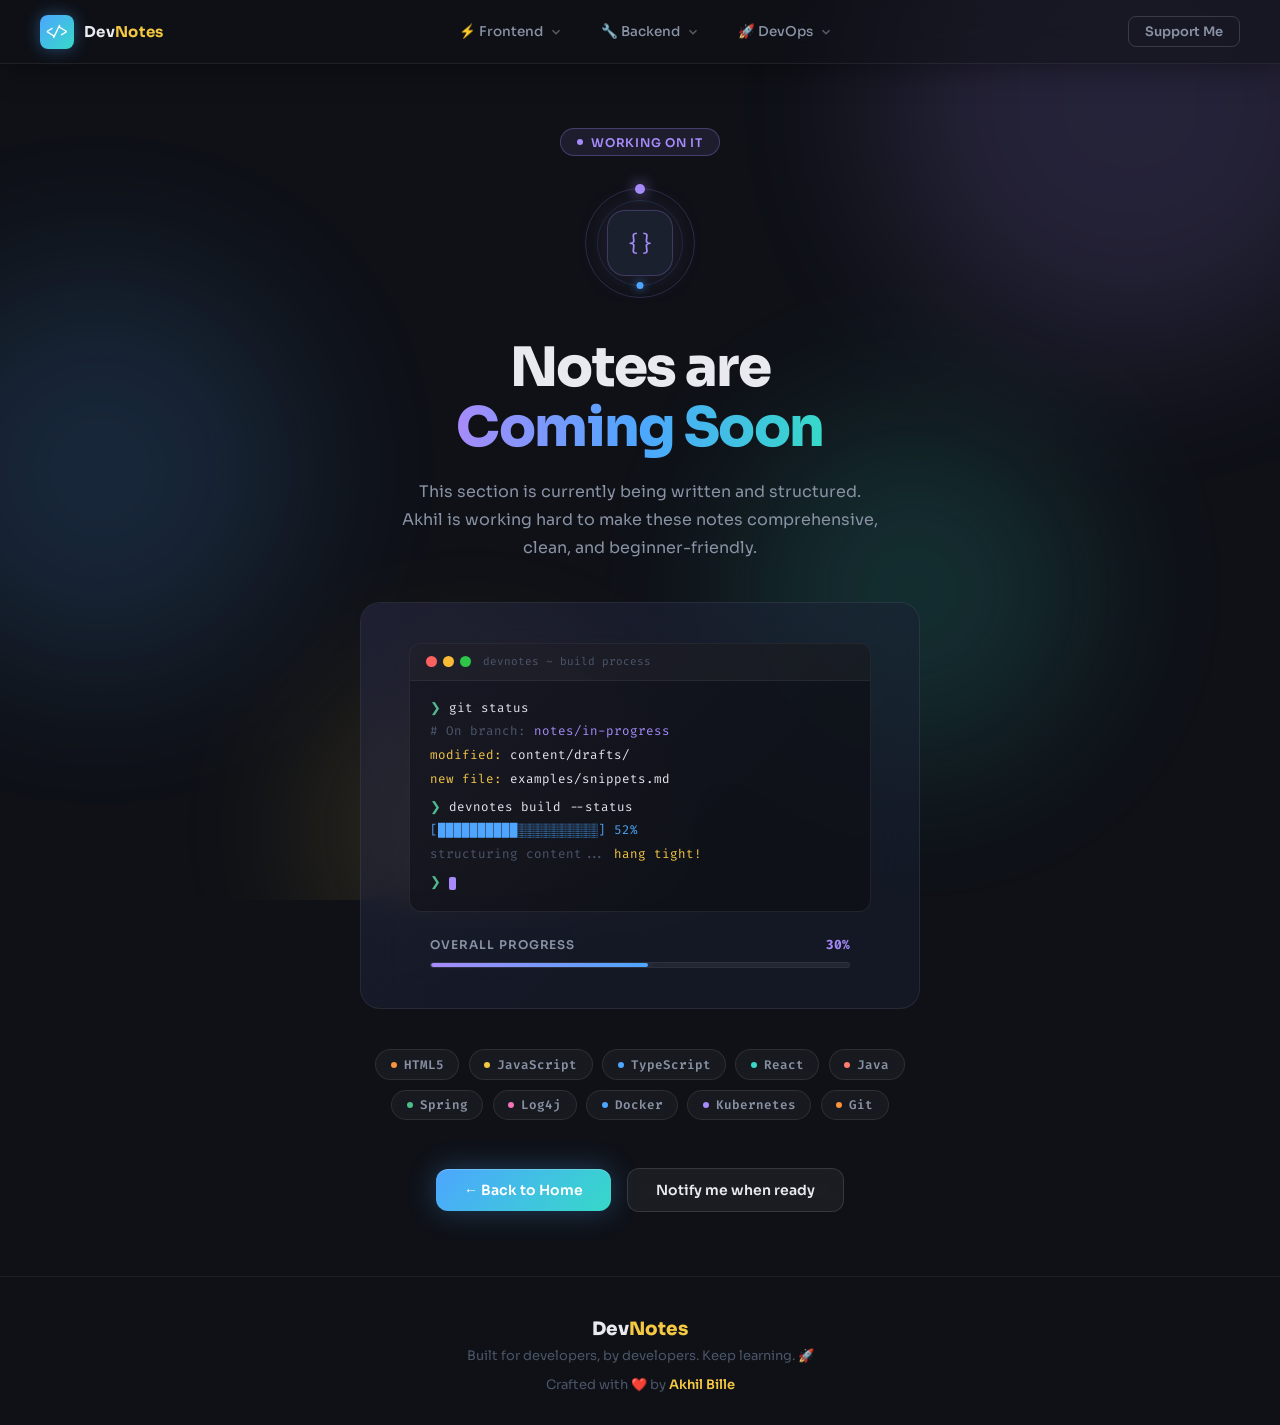
<file: 404/coming-soon.html>
<!doctype html>
<html lang="en">
  <head>
    <meta charset="UTF-8" />
    <meta name="viewport" content="width=device-width, initial-scale=1.0" />
    <title>DevNotes — Coming Soon</title>
    <link
      href="https://fonts.googleapis.com/css2?family=Fira+Code:wght@400;500&family=Sora:wght@300;400;500;600;700;800&display=swap"
      rel="stylesheet"
    />
    <style>
      :root {
        --bg: #0f1117;
        --bg2: #161b27;
        --bg3: #1e2535;
        --bg4: #252d40;
        --card: #1a2035;
        --border: #2a3350;
        --text: #e8eaf0;
        --muted: #8892a4;
        --dim: #4a5568;
        --c-yellow: #f5c842;
        --c-yellow-dim: #3d3010;
        --c-blue: #4da6ff;
        --c-blue-dim: #0d2640;
        --c-green: #4dbb8a;
        --c-green-dim: #0d2e1e;
        --c-purple: #a78bfa;
        --c-purple-dim: #1e1440;
        --c-coral: #ff7c6e;
        --c-coral-dim: #2e1410;
        --c-teal: #36d9c8;
        --c-teal-dim: #0a2826;
        --c-pink: #f472b6;
        --c-pink-dim: #2d1025;
        --c-orange: #fb923c;
        --c-orange-dim: #2d1a0a;
      }

      * {
        margin: 0;
        padding: 0;
        box-sizing: border-box;
      }

      body {
        background: var(--bg);
        color: var(--text);
        font-family: "Sora", sans-serif;
        min-height: 100vh;
        overflow-x: hidden;
        display: flex;
        flex-direction: column;
      }

      /* ===== BACKGROUND ORBS ===== */
      .bg-canvas {
        position: fixed;
        inset: 0;
        z-index: 0;
        pointer-events: none;
        overflow: hidden;
      }

      .orb {
        position: absolute;
        border-radius: 50%;
        filter: blur(80px);
        opacity: 0.15;
        animation: floatOrb 12s ease-in-out infinite;
      }

      .orb-1 {
        width: 500px;
        height: 500px;
        background: var(--c-purple);
        top: -150px;
        right: -100px;
        animation-delay: 0s;
      }
      .orb-2 {
        width: 400px;
        height: 400px;
        background: var(--c-blue);
        top: 30%;
        left: -100px;
        animation-delay: 3s;
      }
      .orb-3 {
        width: 350px;
        height: 350px;
        background: var(--c-teal);
        bottom: 15%;
        right: 15%;
        animation-delay: 6s;
      }
      .orb-4 {
        width: 300px;
        height: 300px;
        background: var(--c-yellow);
        bottom: -80px;
        left: 25%;
        animation-delay: 1.5s;
      }

      @keyframes floatOrb {
        0%,
        100% {
          transform: translate(0, 0) scale(1);
        }
        33% {
          transform: translate(30px, -40px) scale(1.05);
        }
        66% {
          transform: translate(-20px, 30px) scale(0.97);
        }
      }

      /* ===== NAVBAR ===== */
      .navbar {
        position: fixed;
        top: 0;
        left: 0;
        right: 0;
        z-index: 1000;
        padding: 0 2.5rem;
        height: 64px;
        display: flex;
        align-items: center;
        justify-content: space-between;
        background: rgba(15, 17, 23, 0.55);
        backdrop-filter: blur(20px);
        -webkit-backdrop-filter: blur(20px);
        border-bottom: 1px solid rgba(255, 255, 255, 0.07);
        box-shadow: 0 4px 32px rgba(0, 0, 0, 0.4);
      }

      .nav-logo {
        display: flex;
        align-items: center;
        gap: 10px;
        text-decoration: none;
      }

      .nav-logo-icon {
        width: 34px;
        height: 34px;
        background: linear-gradient(135deg, var(--c-blue), var(--c-teal));
        border-radius: 8px;
        display: flex;
        align-items: center;
        justify-content: center;
        font-family: "Fira Code", monospace;
        font-size: 14px;
        font-weight: 500;
        color: #fff;
        box-shadow: 0 0 16px rgba(77, 166, 255, 0.4);
      }

      .nav-logo-text {
        font-size: 15px;
        font-weight: 700;
        color: var(--text);
        letter-spacing: 0.02em;
      }

      .nav-logo-text span {
        color: var(--c-yellow);
      }

      .nav-links {
        display: flex;
        align-items: center;
        gap: 0.25rem;
        list-style: none;
      }

      .nav-item {
        position: relative;
      }

      .nav-link {
        display: flex;
        align-items: center;
        gap: 6px;
        padding: 0.45rem 1rem;
        font-size: 13.5px;
        font-weight: 500;
        color: var(--muted);
        text-decoration: none;
        border-radius: 8px;
        transition: all 0.2s;
        cursor: pointer;
        border: 1px solid transparent;
        background: none;
        font-family: "Sora", sans-serif;
        white-space: nowrap;
      }

      .nav-link:hover,
      .nav-item:hover .nav-link {
        color: var(--text);
        background: rgba(255, 255, 255, 0.06);
        border-color: rgba(255, 255, 255, 0.08);
      }

      .nav-link .chevron {
        width: 14px;
        height: 14px;
        transition: transform 0.25s;
        opacity: 0.6;
      }

      .nav-item:hover .chevron {
        transform: rotate(180deg);
      }

      /* ===== DROPDOWN ===== */
      .dropdown {
        position: absolute;
        top: calc(100% + 10px);
        left: 50%;
        min-width: 260px;
        background: rgba(22, 27, 39, 0.85);
        backdrop-filter: blur(24px);
        -webkit-backdrop-filter: blur(24px);
        border: 1px solid rgba(255, 255, 255, 0.1);
        border-radius: 14px;
        padding: 0.6rem;
        opacity: 0;
        visibility: hidden;
        transform: translateX(-50%) translateY(-8px);
        transition: all 0.22s cubic-bezier(0.16, 1, 0.3, 1);
        box-shadow:
          0 20px 60px rgba(0, 0, 0, 0.5),
          0 0 0 1px rgba(255, 255, 255, 0.05);
        z-index: 100;
      }

      .nav-item:hover .dropdown {
        opacity: 1;
        visibility: visible;
        transform: translateX(-50%) translateY(0);
      }

      .dropdown-label {
        font-size: 10px;
        font-weight: 600;
        text-transform: uppercase;
        letter-spacing: 0.12em;
        color: var(--dim);
        padding: 0.4rem 0.75rem 0.3rem;
      }

      .dropdown-item {
        display: flex;
        align-items: center;
        gap: 10px;
        padding: 0.55rem 0.75rem;
        border-radius: 8px;
        text-decoration: none;
        color: var(--muted);
        font-size: 13px;
        font-weight: 500;
        transition: all 0.15s;
        cursor: pointer;
      }

      .dropdown-item:hover {
        background: rgba(255, 255, 255, 0.07);
        color: var(--text);
      }

      .di-dot {
        width: 8px;
        height: 8px;
        border-radius: 50%;
        flex-shrink: 0;
        transition: transform 0.15s;
      }

      .dropdown-item:hover .di-dot {
        transform: scale(1.3);
      }

      .di-badge {
        margin-left: auto;
        font-size: 10px;
        padding: 2px 7px;
        border-radius: 20px;
        font-weight: 600;
        opacity: 0.8;
      }

      .dropdown-divider {
        height: 1px;
        background: rgba(255, 255, 255, 0.06);
        margin: 0.4rem 0.5rem;
      }

      .nav-right {
        display: flex;
        align-items: center;
        gap: 0.75rem;
      }

      .btn-outline {
        padding: 0.4rem 1rem;
        border-radius: 8px;
        font-size: 13px;
        font-weight: 600;
        font-family: "Sora", sans-serif;
        border: 1px solid rgba(255, 255, 255, 0.15);
        background: transparent;
        color: var(--muted);
        cursor: pointer;
        transition: all 0.2s;
      }

      .btn-outline:hover {
        background: rgba(255, 255, 255, 0.06);
        color: var(--text);
        border-color: rgba(255, 255, 255, 0.25);
      }

      .btn-primary-nav {
        padding: 0.4rem 1.1rem;
        border-radius: 8px;
        font-size: 13px;
        font-weight: 600;
        font-family: "Sora", sans-serif;
        border: none;
        background: linear-gradient(135deg, var(--c-blue), var(--c-teal));
        color: #fff;
        cursor: pointer;
        transition: all 0.2s;
        box-shadow: 0 0 18px rgba(77, 166, 255, 0.3);
      }

      .btn-primary-nav:hover {
        transform: translateY(-1px);
        box-shadow: 0 0 28px rgba(77, 166, 255, 0.5);
      }

      /* ===== MAIN ===== */
      main {
        position: relative;
        z-index: 1;
        flex: 1;
        display: flex;
        flex-direction: column;
        align-items: center;
        justify-content: center;
        padding: 8rem 2rem 4rem;
        text-align: center;
      }

      /* ===== COMING SOON CONTENT ===== */
      .cs-badge {
        display: inline-flex;
        align-items: center;
        gap: 8px;
        padding: 0.35rem 1rem;
        background: rgba(167, 139, 250, 0.1);
        border: 1px solid rgba(167, 139, 250, 0.3);
        border-radius: 100px;
        font-size: 12px;
        font-weight: 600;
        color: var(--c-purple);
        margin-bottom: 2rem;
        letter-spacing: 0.06em;
        text-transform: uppercase;
        animation: fadeInDown 0.6s ease both;
      }

      .cs-badge-dot {
        width: 6px;
        height: 6px;
        background: var(--c-purple);
        border-radius: 50%;
        animation: pulse 2s ease infinite;
      }

      @keyframes pulse {
        0%,
        100% {
          opacity: 1;
          transform: scale(1);
        }
        50% {
          opacity: 0.4;
          transform: scale(0.75);
        }
      }

      /* Animated code icon */
      .cs-icon-wrap {
        width: 110px;
        height: 110px;
        margin: 0 auto 2.5rem;
        position: relative;
        animation: fadeInDown 0.5s 0.05s ease both;
      }

      .cs-icon-ring {
        width: 110px;
        height: 110px;
        border-radius: 50%;
        border: 1.5px solid rgba(167, 139, 250, 0.2);
        position: absolute;
        inset: 0;
        animation: spinRing 8s linear infinite;
      }

      .cs-icon-ring::before {
        content: "";
        position: absolute;
        width: 10px;
        height: 10px;
        background: var(--c-purple);
        border-radius: 50%;
        top: -5px;
        left: 50%;
        transform: translateX(-50%);
        box-shadow: 0 0 14px rgba(167, 139, 250, 0.8);
      }

      .cs-icon-ring-2 {
        width: 86px;
        height: 86px;
        border-radius: 50%;
        border: 1.5px solid rgba(77, 166, 255, 0.15);
        position: absolute;
        top: 12px;
        left: 12px;
        animation: spinRing 5s linear infinite reverse;
      }

      .cs-icon-ring-2::before {
        content: "";
        position: absolute;
        width: 7px;
        height: 7px;
        background: var(--c-blue);
        border-radius: 50%;
        bottom: -3.5px;
        left: 50%;
        transform: translateX(-50%);
        box-shadow: 0 0 10px rgba(77, 166, 255, 0.8);
      }

      .cs-icon-core {
        width: 66px;
        height: 66px;
        border-radius: 18px;
        background: rgba(30, 37, 53, 0.8);
        border: 1px solid rgba(167, 139, 250, 0.25);
        position: absolute;
        top: 22px;
        left: 22px;
        display: flex;
        align-items: center;
        justify-content: center;
        font-family: "Fira Code", monospace;
        font-size: 22px;
        color: var(--c-purple);
        box-shadow: 0 0 30px rgba(167, 139, 250, 0.15);
        backdrop-filter: blur(8px);
      }

      @keyframes spinRing {
        from {
          transform: rotate(0deg);
        }
        to {
          transform: rotate(360deg);
        }
      }

      .cs-title {
        font-size: clamp(2rem, 5vw, 3.4rem);
        font-weight: 800;
        line-height: 1.1;
        letter-spacing: -0.03em;
        margin-bottom: 1.25rem;
        animation: fadeInUp 0.6s 0.1s ease both;
      }

      .cs-title .line1 {
        display: block;
        color: var(--text);
      }

      .cs-title .line2 {
        display: block;
        background: linear-gradient(
          90deg,
          var(--c-purple),
          var(--c-blue),
          var(--c-teal)
        );
        -webkit-background-clip: text;
        -webkit-text-fill-color: transparent;
        background-clip: text;
      }

      .cs-subtitle {
        font-size: 1rem;
        color: var(--muted);
        max-width: 480px;
        margin: 0 auto 2.5rem;
        line-height: 1.75;
        animation: fadeInUp 0.6s 0.2s ease both;
      }

      /* Progress bar */
      .cs-progress-wrap {
        width: 100%;
        max-width: 420px;
        margin: 0 auto 2.5rem;
        animation: fadeInUp 0.6s 0.25s ease both;
      }

      .cs-progress-header {
        display: flex;
        justify-content: space-between;
        align-items: center;
        margin-bottom: 0.6rem;
      }

      .cs-progress-label {
        font-size: 12px;
        font-weight: 600;
        color: var(--muted);
        text-transform: uppercase;
        letter-spacing: 0.08em;
      }

      .cs-progress-pct {
        font-size: 13px;
        font-weight: 700;
        color: var(--c-purple);
        font-family: "Fira Code", monospace;
      }

      .cs-progress-track {
        height: 6px;
        background: rgba(255, 255, 255, 0.06);
        border-radius: 100px;
        overflow: hidden;
        border: 1px solid rgba(255, 255, 255, 0.05);
      }

      .cs-progress-fill {
        height: 100%;
        width: 0%;
        border-radius: 100px;
        background: linear-gradient(90deg, var(--c-purple), var(--c-blue));
        box-shadow: 0 0 12px rgba(167, 139, 250, 0.5);
        transition: width 1.8s cubic-bezier(0.16, 1, 0.3, 1);
      }

      /* What's coming cards */
      .cs-chips {
        display: flex;
        flex-wrap: wrap;
        justify-content: center;
        gap: 0.6rem;
        max-width: 600px;
        margin: 0 auto 3rem;
        animation: fadeInUp 0.6s 0.3s ease both;
      }

      .cs-chip {
        display: flex;
        align-items: center;
        gap: 7px;
        padding: 0.4rem 0.9rem;
        border-radius: 100px;
        font-size: 12.5px;
        font-weight: 600;
        font-family: "Fira Code", monospace;
        background: rgba(255, 255, 255, 0.04);
        border: 1px solid rgba(255, 255, 255, 0.09);
        color: var(--muted);
        backdrop-filter: blur(8px);
        transition: all 0.2s;
      }

      .cs-chip:hover {
        background: rgba(255, 255, 255, 0.08);
        color: var(--text);
        transform: translateY(-2px);
      }

      .cs-chip-dot {
        width: 6px;
        height: 6px;
        border-radius: 50%;
        flex-shrink: 0;
      }

      /* Glass card center piece */
      .cs-card {
        background: rgba(26, 32, 53, 0.5);
        border: 1px solid rgba(255, 255, 255, 0.08);
        border-radius: 20px;
        padding: 2.5rem 3rem;
        backdrop-filter: blur(20px);
        -webkit-backdrop-filter: blur(20px);
        max-width: 560px;
        width: 100%;
        margin: 0 auto 2.5rem;
        position: relative;
        overflow: hidden;
        animation: fadeInUp 0.6s 0.15s ease both;
      }

      .cs-card::before {
        content: "";
        position: absolute;
        inset: 0;
        background: linear-gradient(
          135deg,
          rgba(167, 139, 250, 0.06) 0%,
          transparent 60%
        );
        pointer-events: none;
        border-radius: 20px;
      }

      /* Terminal inside card */
      .cs-terminal {
        background: rgba(15, 17, 23, 0.8);
        border: 1px solid rgba(255, 255, 255, 0.08);
        border-radius: 12px;
        overflow: hidden;
        margin-bottom: 1.5rem;
      }

      .cs-terminal-bar {
        display: flex;
        align-items: center;
        gap: 6px;
        padding: 0.65rem 1rem;
        background: rgba(255, 255, 255, 0.03);
        border-bottom: 1px solid rgba(255, 255, 255, 0.06);
      }

      .t-dot {
        width: 11px;
        height: 11px;
        border-radius: 50%;
      }
      .t-red {
        background: #ff5f57;
      }
      .t-yellow {
        background: #febc2e;
      }
      .t-green {
        background: #28c840;
      }

      .cs-terminal-title {
        margin-left: 6px;
        font-size: 11px;
        color: var(--dim);
        font-family: "Fira Code", monospace;
      }

      .cs-terminal-body {
        padding: 1rem 1.25rem;
        font-family: "Fira Code", monospace;
        font-size: 12.5px;
        line-height: 1.9;
        text-align: left;
      }

      .t-p {
        color: var(--c-green);
      }
      .t-c {
        color: var(--text);
      }
      .t-m {
        color: var(--dim);
      }
      .t-y {
        color: var(--c-yellow);
      }
      .t-b {
        color: var(--c-blue);
      }
      .t-pu {
        color: var(--c-purple);
      }

      .t-cursor {
        display: inline-block;
        width: 7px;
        height: 13px;
        background: var(--c-purple);
        border-radius: 2px;
        vertical-align: text-bottom;
        animation: blink 1.1s step-end infinite;
      }

      @keyframes blink {
        50% {
          opacity: 0;
        }
      }

      /* Back home button */
      .cs-actions {
        display: flex;
        align-items: center;
        justify-content: center;
        gap: 1rem;
        flex-wrap: wrap;
        animation: fadeInUp 0.6s 0.35s ease both;
      }

      .btn-glass-primary {
        display: inline-flex;
        align-items: center;
        gap: 8px;
        padding: 0.75rem 1.75rem;
        border-radius: 12px;
        font-size: 14px;
        font-weight: 600;
        font-family: "Sora", sans-serif;
        background: linear-gradient(135deg, var(--c-blue), var(--c-teal));
        color: #fff;
        border: none;
        cursor: pointer;
        text-decoration: none;
        box-shadow:
          0 0 28px rgba(77, 166, 255, 0.3),
          inset 0 1px 0 rgba(255, 255, 255, 0.2);
        transition: all 0.25s;
      }

      .btn-glass-primary:hover {
        transform: translateY(-2px);
        box-shadow:
          0 0 44px rgba(77, 166, 255, 0.5),
          inset 0 1px 0 rgba(255, 255, 255, 0.2);
      }

      .btn-glass-secondary {
        display: inline-flex;
        align-items: center;
        gap: 8px;
        padding: 0.75rem 1.75rem;
        border-radius: 12px;
        font-size: 14px;
        font-weight: 600;
        font-family: "Sora", sans-serif;
        background: rgba(255, 255, 255, 0.05);
        color: var(--text);
        border: 1px solid rgba(255, 255, 255, 0.12);
        cursor: pointer;
        text-decoration: none;
        backdrop-filter: blur(8px);
        transition: all 0.25s;
      }

      .btn-glass-secondary:hover {
        background: rgba(255, 255, 255, 0.09);
        transform: translateY(-2px);
      }

      /* ===== FOOTER ===== */
      .footer {
        position: relative;
        z-index: 1;
        border-top: 1px solid rgba(255, 255, 255, 0.06);
        padding: 2.5rem 2rem 2rem;
        text-align: center;
      }

      .footer-logo {
        font-size: 1.15rem;
        font-weight: 800;
        color: var(--text);
        margin-bottom: 0.4rem;
      }

      .footer-logo span {
        color: var(--c-yellow);
      }

      .footer-tagline {
        font-size: 13px;
        color: var(--dim);
        margin-bottom: 0.5rem;
      }

      /* ===== ANIMATIONS ===== */
      @keyframes fadeInDown {
        from {
          opacity: 0;
          transform: translateY(-16px);
        }
        to {
          opacity: 1;
          transform: translateY(0);
        }
      }

      @keyframes fadeInUp {
        from {
          opacity: 0;
          transform: translateY(20px);
        }
        to {
          opacity: 1;
          transform: translateY(0);
        }
      }

      ::-webkit-scrollbar {
        width: 6px;
      }
      ::-webkit-scrollbar-track {
        background: var(--bg);
      }
      ::-webkit-scrollbar-thumb {
        background: var(--bg4);
        border-radius: 3px;
      }
      ::-webkit-scrollbar-thumb:hover {
        background: var(--dim);
      }
    </style>
  </head>
  <body>
    <!-- Background Orbs -->
    <div class="bg-canvas">
      <div class="orb orb-1"></div>
      <div class="orb orb-2"></div>
      <div class="orb orb-3"></div>
      <div class="orb orb-4"></div>
    </div>

    <!-- ===== NAVBAR ===== -->
    <nav class="navbar">
      <a href="/" class="nav-logo">
        <div class="nav-logo-icon">&lt;/&gt;</div>
        <span class="nav-logo-text">Dev<span>Notes</span></span>
      </a>

      <ul class="nav-links">
        <!-- Frontend -->
        <li class="nav-item">
          <button class="nav-link">
            <span>⚡ Frontend</span>
            <svg
              class="chevron"
              viewBox="0 0 24 24"
              fill="none"
              stroke="currentColor"
              stroke-width="2.5"
            >
              <path d="M6 9l6 6 6-6" />
            </svg>
          </button>
          <div class="dropdown">
            <div class="dropdown-label">Core</div>
            <a
              class="dropdown-item"
              href="/Frontend/1.HTML and CSS/Complete_HTML_CSS_notes.html"
            >
              <span class="di-dot" style="background: var(--c-orange)"></span>
              HTML5
              <span
                class="di-badge"
                style="background: var(--c-orange-dim); color: var(--c-orange)"
                >Notes</span
              >
            </a>
            <a class="dropdown-item" href="/Frontend/2.JS/js-notes.html">
              <span class="di-dot" style="background: var(--c-yellow)"></span>
              JavaScript
              <span
                class="di-badge"
                style="background: var(--c-yellow-dim); color: var(--c-yellow)"
                >Notes</span
              >
            </a>
            <a
              class="dropdown-item"
              href="/Frontend/3.TS/TypeScript Notes.html"
            >
              <span class="di-dot" style="background: var(--c-blue)"></span>
              TypeScript
              <span
                class="di-badge"
                style="background: var(--c-blue-dim); color: var(--c-blue)"
                >Notes</span
              >
            </a>
            <div class="dropdown-divider"></div>
            <div class="dropdown-label">Frameworks</div>
            <a
              class="dropdown-item"
              href="/Frontend/4.React/React_Complete_Notes.html"
            >
              <span class="di-dot" style="background: var(--c-teal)"></span>
              React
              <span
                class="di-badge"
                style="background: var(--c-teal-dim); color: var(--c-teal)"
                >Notes</span
              >
            </a>
            <a
              class="dropdown-item"
              href="/Frontend/4.React/Complete React Typescript notes.html"
            >
              <span class="di-dot" style="background: var(--c-purple)"></span>
              React + TypeScript
              <span
                class="di-badge"
                style="background: var(--c-purple-dim); color: var(--c-purple)"
                >New</span
              >
            </a>
          </div>
        </li>

        <!-- Backend -->
        <li class="nav-item">
          <button class="nav-link">
            <span>🔧 Backend</span>
            <svg
              class="chevron"
              viewBox="0 0 24 24"
              fill="none"
              stroke="currentColor"
              stroke-width="2.5"
            >
              <path d="M6 9l6 6 6-6" />
            </svg>
          </button>
          <div class="dropdown">
            <div class="dropdown-label">Languages</div>
            <a class="dropdown-item" href="/Languages/Java Basics.html">
              <span class="di-dot" style="background: var(--c-coral)"></span>
              Java Basics
              <span
                class="di-badge"
                style="background: var(--c-coral-dim); color: var(--c-coral)"
                >Notes</span
              >
            </a>
            <a class="dropdown-item" href="/Languages/Java Advanced.html">
              <span class="di-dot" style="background: var(--c-teal)"></span>
              Java Advanced
              <span
                class="di-badge"
                style="background: var(--c-teal-dim); color: var(--c-teal)"
                >Notes</span
              >
            </a>
            <div class="dropdown-divider"></div>
            <div class="dropdown-label">Frameworks</div>
            <a
              class="dropdown-item"
              href="/Backend/Spring boot part1/Spring_Complete_Notes.html"
            >
              <span class="di-dot" style="background: var(--c-green)"></span>
              Spring Boot Basics
              <span
                class="di-badge"
                style="background: var(--c-green-dim); color: var(--c-green)"
                >Notes</span
              >
            </a>
            <a class="dropdown-item" href="/404/coming-soon.html">
              <span class="di-dot" style="background: var(--c-teal)"></span>
              Spring Boot Advanced
              <span
                class="di-badge"
                style="background: var(--c-teal-dim); color: var(--c-teal)"
                >Notes</span
              >
            </a>
            <a class="dropdown-item" href="/404/coming-soon.html">
              <span class="di-dot" style="background: var(--c-yellow)"></span>
              Hibernate
              <span
                class="di-badge"
                style="background: var(--c-yellow-dim); color: var(--c-yellow)"
                >Notes</span
              >
            </a>
            <a class="dropdown-item" href="/404/coming-soon.html">
              <span class="di-dot" style="background: var(--c-pink)"></span>
              Log4j
              <span
                class="di-badge"
                style="background: var(--c-pink-dim); color: var(--c-pink)"
                >Notes</span
              >
            </a>
            <a class="dropdown-item" href="/404/coming-soon.html">
              <span class="di-dot" style="background: var(--c-blue)"></span>
              REST APIs
            </a>
          </div>
        </li>

        <!-- DevOps -->
        <li class="nav-item">
          <button class="nav-link">
            <span>🚀 DevOps</span>
            <svg
              class="chevron"
              viewBox="0 0 24 24"
              fill="none"
              stroke="currentColor"
              stroke-width="2.5"
            >
              <path d="M6 9l6 6 6-6" />
            </svg>
          </button>
          <div class="dropdown">
            <div class="dropdown-label">Version Control</div>
            <a class="dropdown-item" href="/DevOps/1.Git/Git Notes.html">
              <span class="di-dot" style="background: var(--c-orange)"></span>
              Git
              <span
                class="di-badge"
                style="background: var(--c-orange-dim); color: var(--c-orange)"
                >Notes</span
              >
            </a>
            <div class="dropdown-divider"></div>
            <div class="dropdown-label">Systems & Infra</div>
            <a class="dropdown-item" href="/404/coming-soon.html">
              <span class="di-dot" style="background: var(--c-yellow)"></span>
              Linux
              <span
                class="di-badge"
                style="background: var(--c-yellow-dim); color: var(--c-yellow)"
                >Notes</span
              >
            </a>
            <a class="dropdown-item" href="/404/coming-soon.html">
              <span class="di-dot" style="background: var(--c-blue)"></span>
              Docker
              <span
                class="di-badge"
                style="background: var(--c-blue-dim); color: var(--c-blue)"
                >Notes</span
              >
            </a>
            <a class="dropdown-item" href="/404/coming-soon.html">
              <span class="di-dot" style="background: var(--c-teal)"></span>
              Kubernetes
              <span
                class="di-badge"
                style="background: var(--c-teal-dim); color: var(--c-teal)"
                >Notes</span
              >
            </a>
            <a class="dropdown-item" href="/404/coming-soon.html">
              <span class="di-dot" style="background: var(--c-purple)"></span>
              CI/CD
            </a>
            <a class="dropdown-item" href="/404/coming-soon.html">
              <span class="di-dot" style="background: var(--c-green)"></span>
              Nginx
            </a>
          </div>
        </li>
      </ul>

      <div class="nav-right">
        <a href="/404/donate_coffee.html"
          ><button class="btn-outline">Support Me</button></a
        >
      </div>
    </nav>
    <!-- ===== MAIN CONTENT ===== -->
    <main>
      <div class="cs-badge">
        <span class="cs-badge-dot"></span>
        Working on it
      </div>

      <!-- Animated icon -->
      <div class="cs-icon-wrap">
        <div class="cs-icon-ring"></div>
        <div class="cs-icon-ring-2"></div>
        <div class="cs-icon-core">{}</div>
      </div>

      <h1 class="cs-title">
        <span class="line1">Notes are</span>
        <span class="line2">Coming Soon</span>
      </h1>

      <p class="cs-subtitle">
        This section is currently being written and structured. Akhil is working
        hard to make these notes comprehensive, clean, and beginner-friendly.
      </p>

      <!-- Glass card with terminal -->
      <div class="cs-card">
        <div class="cs-terminal">
          <div class="cs-terminal-bar">
            <span class="t-dot t-red"></span>
            <span class="t-dot t-yellow"></span>
            <span class="t-dot t-green"></span>
            <span class="cs-terminal-title">devnotes ~ build process</span>
          </div>
          <div class="cs-terminal-body">
            <div>
              <span class="t-p">❯ </span><span class="t-c">git status</span>
            </div>
            <div>
              <span class="t-m"># On branch: </span
              ><span class="t-pu">notes/in-progress</span>
            </div>
            <div>
              <span class="t-y"> modified: </span
              ><span class="t-c">content/drafts/</span>
            </div>
            <div>
              <span class="t-y"> new file: </span
              ><span class="t-c">examples/snippets.md</span>
            </div>
            <div style="margin-top: 4px">
              <span class="t-p">❯ </span
              ><span class="t-c">devnotes build --status</span>
            </div>
            <div><span class="t-b"> [██████████░░░░░░░░░░] 52%</span></div>
            <div>
              <span class="t-m"> structuring content... </span
              ><span class="t-y">hang tight!</span>
            </div>
            <div style="margin-top: 4px">
              <span class="t-p">❯ </span><span class="t-cursor"></span>
            </div>
          </div>
        </div>

        <!-- Progress bar -->
        <div class="cs-progress-wrap" style="margin-bottom: 0">
          <div class="cs-progress-header">
            <span class="cs-progress-label">Overall progress</span>
            <span class="cs-progress-pct" id="pct-label">0%</span>
          </div>
          <div class="cs-progress-track">
            <div class="cs-progress-fill" id="progress-fill"></div>
          </div>
        </div>
      </div>

      <!-- What's being worked on chips -->
      <div class="cs-chips">
        <span class="cs-chip"
          ><span class="cs-chip-dot" style="background: var(--c-orange)"></span
          >HTML5</span
        >
        <span class="cs-chip"
          ><span class="cs-chip-dot" style="background: var(--c-yellow)"></span
          >JavaScript</span
        >
        <span class="cs-chip"
          ><span class="cs-chip-dot" style="background: var(--c-blue)"></span
          >TypeScript</span
        >
        <span class="cs-chip"
          ><span class="cs-chip-dot" style="background: var(--c-teal)"></span
          >React</span
        >
        <span class="cs-chip"
          ><span class="cs-chip-dot" style="background: var(--c-coral)"></span
          >Java</span
        >
        <span class="cs-chip"
          ><span class="cs-chip-dot" style="background: var(--c-green)"></span
          >Spring</span
        >
        <span class="cs-chip"
          ><span class="cs-chip-dot" style="background: var(--c-pink)"></span
          >Log4j</span
        >
        <span class="cs-chip"
          ><span class="cs-chip-dot" style="background: var(--c-blue)"></span
          >Docker</span
        >
        <span class="cs-chip"
          ><span class="cs-chip-dot" style="background: var(--c-purple)"></span
          >Kubernetes</span
        >
        <span class="cs-chip"
          ><span class="cs-chip-dot" style="background: var(--c-orange)"></span
          >Git</span
        >
      </div>

      <div class="cs-actions">
        <a href="/" class="btn-glass-primary">← Back to Home</a>
        <a href="#" class="btn-glass-secondary">Notify me when ready</a>
      </div>
    </main>

    <!-- ===== FOOTER ===== -->
    <footer class="footer">
      <div class="footer-logo">Dev<span>Notes</span></div>
      <div class="footer-tagline">
        Built for developers, by developers. Keep learning. 🚀
      </div>
      <div style="margin-top: 0.75rem; font-size: 13px; color: var(--dim)">
        Crafted with ❤️ by
        <span style="color: var(--c-yellow); font-weight: 600"
          >Akhil Bille</span
        >
      </div>
    </footer>

    <script>
      // Animate progress bar on load
      window.addEventListener("load", () => {
        setTimeout(() => {
          const fill = document.getElementById("progress-fill");
          const label = document.getElementById("pct-label");
          fill.style.width = "52%";
          let n = 0;
          const iv = setInterval(() => {
            n++;
            label.textContent = n + "%";
            if (n >= 52) clearInterval(iv);
          }, 30);
        }, 400);
      });
    </script>
  </body>
</html>
</file>
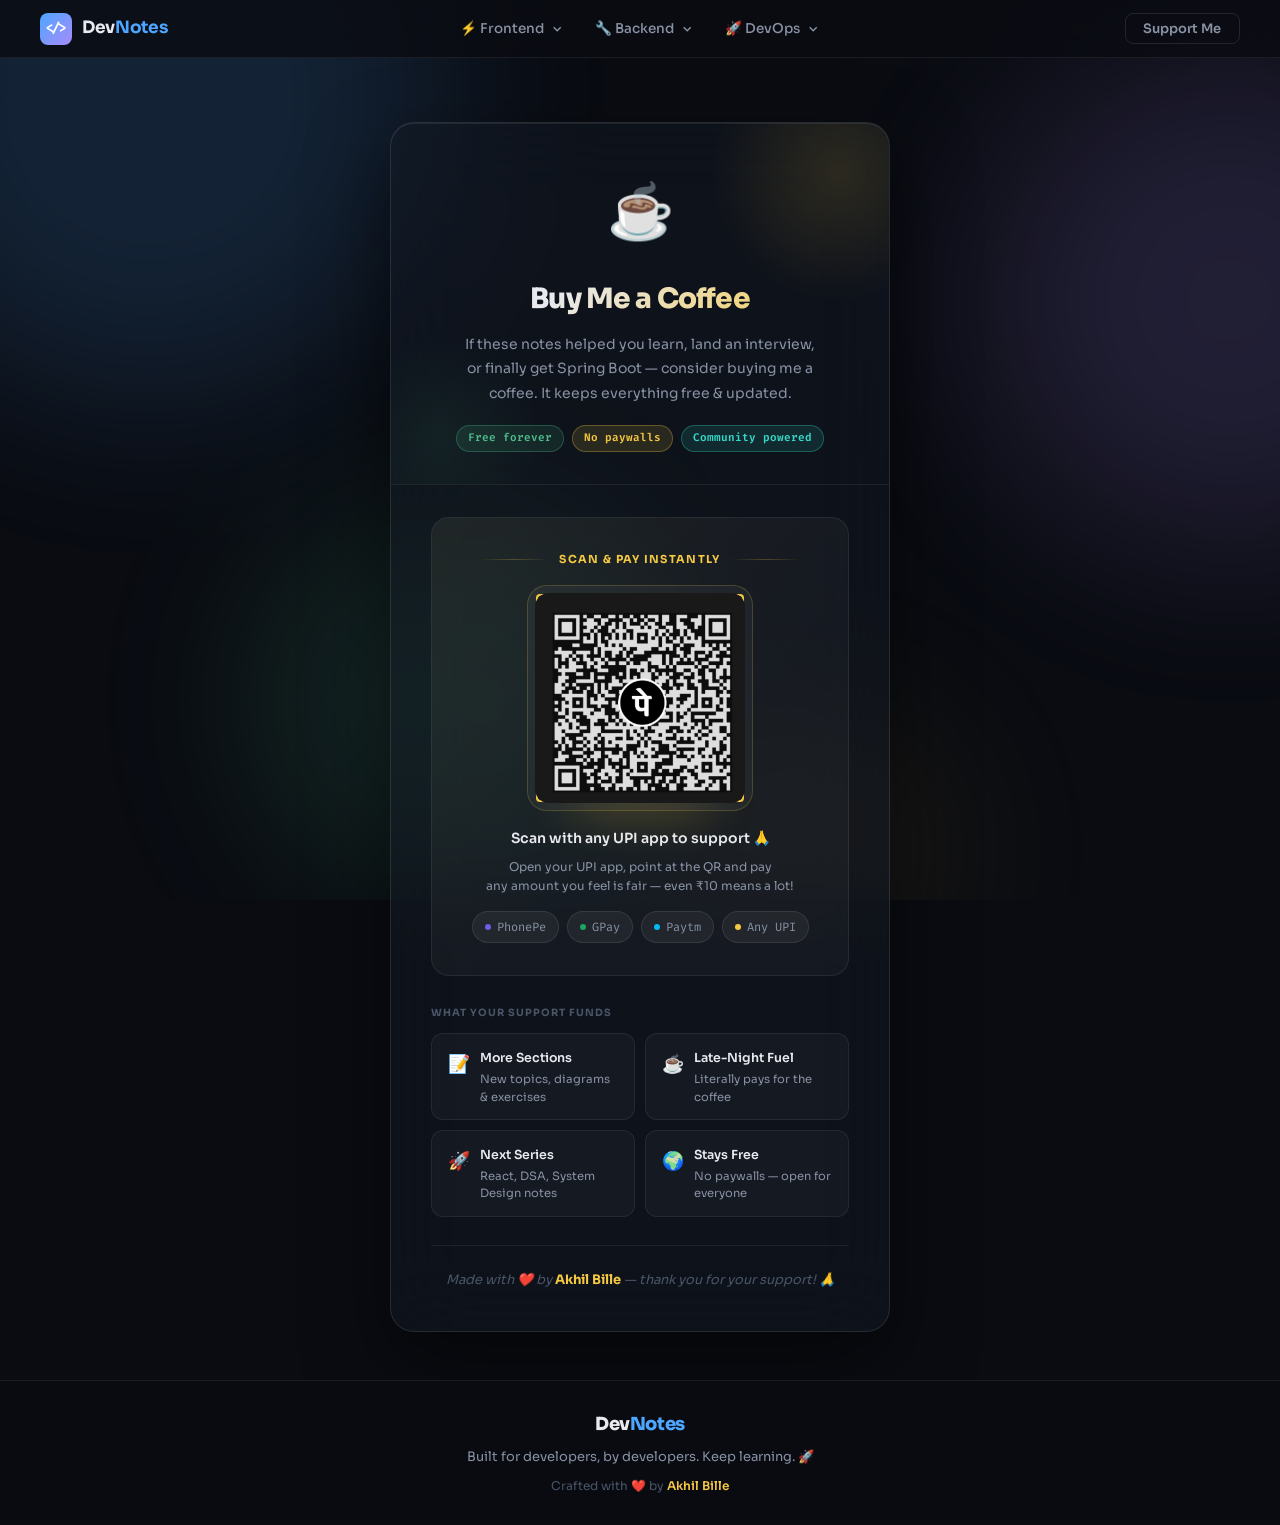
<file: 404/donate_coffee.html>
<!DOCTYPE html>
<html lang="en">
<head>
<meta charset="UTF-8">
<meta name="viewport" content="width=device-width, initial-scale=1.0">
<title>Support DevNotes — Buy Me a Coffee ☕</title>
<link href="https://fonts.googleapis.com/css2?family=Fira+Code:wght@400;500&family=Sora:wght@300;400;500;600;700;800&display=swap" rel="stylesheet">
<style>
:root {
  --bg: #0a0c12;
  --bg2: #0f1117;
  --bg3: #161b27;
  --border: #2a3350;
  --text: #e8eaf0;
  --muted: #8892a4;
  --dim: #4a5568;
  --c-yellow: #f5c842;  --c-yellow-dim: #3d3010;  --c-yellow-mid: #8a6e12;
  --c-blue: #4da6ff;    --c-blue-dim: #0d2640;    --c-blue-mid: #1a4a80;
  --c-green: #4dbb8a;   --c-green-dim: #0d2e1e;   --c-green-mid: #1a5c3a;
  --c-purple: #a78bfa;  --c-purple-dim: #1e1440;  --c-purple-mid: #3d2880;
  --c-coral: #ff7c6e;   --c-coral-dim: #2e1410;
  --c-teal: #36d9c8;    --c-teal-dim: #0a2826;    --c-teal-mid: #155550;
  --c-pink: #f472b6;    --c-pink-dim: #2d1025;
  --c-orange: #fb923c;  --c-orange-dim: #2d1a0a;
}
* { margin:0; padding:0; box-sizing:border-box; }
body {
  background: var(--bg);
  color: var(--text);
  font-family: 'Sora', sans-serif;
  font-size: 15px;
  line-height: 1.7;
  min-height: 100vh;
  overflow-x: hidden;
}

/* BG ORBS */
.bg-canvas { position:fixed; inset:0; pointer-events:none; z-index:0; overflow:hidden; }
.orb { position:absolute; border-radius:50%; filter:blur(90px); opacity:0.15; }
.orb-1 { width:600px; height:600px; background:#4da6ff; top:-200px; left:-150px; }
.orb-2 { width:500px; height:500px; background:#a78bfa; top:50px; right:-200px; }
.orb-3 { width:400px; height:400px; background:#4dbb8a; bottom:0; left:20%; }
.orb-4 { width:300px; height:300px; background:#f5c842; bottom:-100px; right:25%; opacity:0.08; }

/* NAVBAR */
.navbar {
  position: sticky; top:0; z-index:200;
  display:flex; align-items:center;
  padding: 0 2.5rem; height:58px;
  background: rgba(10,12,18,0.8);
  backdrop-filter: blur(20px);
  -webkit-backdrop-filter: blur(20px);
  border-bottom: 1px solid rgba(255,255,255,0.07);
}
.nav-logo { display:flex; align-items:center; gap:10px; text-decoration:none; flex-shrink:0; }
.nav-logo-icon {
  width:32px; height:32px; border-radius:8px;
  background: linear-gradient(135deg, #4da6ff 0%, #a78bfa 100%);
  display:flex; align-items:center; justify-content:center;
  font-size:13px; font-weight:800; color:#fff; font-family:'Fira Code',monospace;
}
.nav-logo-text { font-size:17px; font-weight:700; color:var(--text); letter-spacing:-0.02em; }
.nav-logo-text span { color:var(--c-blue); }

.nav-links { display:flex; align-items:center; gap:0.25rem; list-style:none; position:absolute; left:50%; transform:translateX(-50%); }
.nav-item { position:relative; }
.nav-link {
  display:flex; align-items:center; gap:6px;
  padding:0.4rem 0.85rem; font-size:13.5px; font-weight:500;
  color:var(--muted); background:none; border:none; cursor:pointer;
  border-radius:8px; transition:all 0.15s; font-family:'Sora',sans-serif;
}
.nav-link:hover { color:var(--text); background:rgba(255,255,255,0.06); }
.chevron { width:14px; height:14px; transition:transform 0.2s; }
.nav-item:hover .chevron { transform:rotate(180deg); }

.dropdown {
  position:absolute; top:calc(100% + 6px); left:0; min-width:230px;
  background:rgba(15,17,23,0.97); backdrop-filter:blur(24px);
  border:1px solid rgba(255,255,255,0.09); border-radius:14px; padding:0.5rem;
  opacity:0; visibility:hidden; transform:translateY(-6px);
  transition:all 0.2s; z-index:300;
  box-shadow:0 20px 60px rgba(0,0,0,0.5);
}
.nav-item:hover .dropdown { opacity:1; visibility:visible; transform:translateY(0); }
.dropdown-label { font-size:10px; font-weight:600; text-transform:uppercase; letter-spacing:0.1em; color:var(--dim); padding:0.4rem 0.75rem 0.2rem; }
.dropdown-divider { height:1px; background:rgba(255,255,255,0.07); margin:0.4rem 0.5rem; }
.dropdown-item {
  display:flex; align-items:center; gap:9px; padding:0.45rem 0.75rem;
  font-size:13px; color:var(--muted); text-decoration:none; border-radius:8px; transition:all 0.15s;
}
.dropdown-item:hover { background:rgba(255,255,255,0.06); color:var(--text); }
.di-dot { width:7px; height:7px; border-radius:50%; flex-shrink:0; }
.di-badge { margin-left:auto; font-size:10px; font-weight:600; padding:2px 7px; border-radius:99px; font-family:'Fira Code',monospace; }

.nav-right { margin-left:auto; display:flex; align-items:center; gap:0.75rem; }
.btn-outline {
  padding:0.4rem 1.1rem; border-radius:8px; font-size:13px; font-weight:600;
  font-family:'Sora',sans-serif; color:var(--muted);
  border:1px solid rgba(255,255,255,0.1); background:none; cursor:pointer; transition:all 0.15s;
}
.btn-outline:hover { color:var(--text); border-color:rgba(255,255,255,0.25); background:rgba(255,255,255,0.05); }

/* MAIN */
main {
  position:relative; z-index:1;
  min-height: calc(100vh - 58px - 80px);
  display:flex; align-items:center; justify-content:center;
  padding: 4rem 2rem 3rem;
}

/* DONATE CARD */
.donate-card {
  width:100%; max-width:500px;
  background: rgba(22,27,39,0.45);
  backdrop-filter: blur(40px);
  -webkit-backdrop-filter: blur(40px);
  border: 1px solid rgba(255,255,255,0.10);
  border-radius:24px; overflow:hidden;
  box-shadow: 0 32px 80px rgba(0,0,0,0.5), inset 0 1px 0 rgba(255,255,255,0.08);
  animation: fadeUp 0.55s cubic-bezier(.22,1,.36,1) both;
}
@keyframes fadeUp {
  from { opacity:0; transform:translateY(28px); }
  to   { opacity:1; transform:translateY(0); }
}

/* HEADER */
.donate-header {
  padding:2.75rem 2.5rem 2rem; text-align:center;
  border-bottom:1px solid rgba(255,255,255,0.07);
  position:relative; overflow:hidden;
}
.donate-header::before {
  content:''; position:absolute; top:-80px; right:-80px;
  width:260px; height:260px;
  background:radial-gradient(circle, rgba(245,200,66,0.13) 0%, transparent 70%);
  pointer-events:none;
}
.donate-header::after {
  content:''; position:absolute; bottom:-50px; left:-50px;
  width:200px; height:200px;
  background:radial-gradient(circle, rgba(77,187,138,0.08) 0%, transparent 70%);
  pointer-events:none;
}
.coffee-icon {
  font-size:54px; display:block; margin-bottom:1rem;
  animation:float 3.5s ease-in-out infinite;
}
@keyframes float {
  0%,100% { transform:translateY(0) rotate(-3deg); }
  50%      { transform:translateY(-8px) rotate(3deg); }
}
.donate-header h1 {
  font-size:28px; font-weight:800; letter-spacing:-0.03em; margin-bottom:0.6rem;
  background:linear-gradient(135deg, #e8eaf0 30%, #f5c842 100%);
  -webkit-background-clip:text; -webkit-text-fill-color:transparent; background-clip:text;
}
.donate-header p { color:var(--muted); font-size:14px; max-width:360px; margin:0 auto 1.25rem; line-height:1.75; }
.header-tags { display:flex; gap:8px; justify-content:center; flex-wrap:wrap; }
.htag { font-size:11px; font-weight:600; padding:3px 11px; border-radius:99px; font-family:'Fira Code',monospace; border:1px solid; }
.htag-green  { background:rgba(77,187,138,0.12); color:var(--c-green);  border-color:rgba(77,187,138,0.3); }
.htag-yellow { background:rgba(245,200,66,0.12);  color:var(--c-yellow); border-color:rgba(245,200,66,0.3); }
.htag-teal   { background:rgba(54,217,200,0.12);  color:var(--c-teal);   border-color:rgba(54,217,200,0.3); }

/* BODY */
.donate-body { padding:2rem 2.5rem 2.5rem; }

/* QR */
.qr-section {
  background:rgba(255,255,255,0.03);
  border:1px solid rgba(255,255,255,0.08);
  border-radius:18px; padding:2rem 1.5rem;
  text-align:center; margin-bottom:1.75rem;
  position:relative; overflow:hidden;
}
.qr-section::before {
  content:''; position:absolute; inset:0;
  background:linear-gradient(135deg, rgba(245,200,66,0.04) 0%, transparent 60%);
  pointer-events:none;
}
.qr-label {
  font-size:11px; font-weight:700; text-transform:uppercase;
  letter-spacing:0.12em; color:var(--c-yellow);
  margin-bottom:1.5rem;
  display:flex; align-items:center; justify-content:center; gap:10px;
}
.qr-label::before, .qr-label::after {
  content:''; flex:1; height:1px;
  background:linear-gradient(90deg, transparent, rgba(245,200,66,0.25), transparent);
  max-width:70px;
}
.qr-wrap {
  position:relative; width:210px; height:210px; margin:0 auto 1.5rem;
}
.qr-frame {
  position:absolute; inset:-8px; border-radius:20px;
  background:rgba(255,255,255,0.04);
  border:1px solid rgba(245,200,66,0.2);
}
.qr-frame::before {
  content:''; position:absolute; top:8px; left:8px;
  width:24px; height:24px;
  border-top:2px solid var(--c-yellow); border-left:2px solid var(--c-yellow); border-radius:4px 0 0 0;
}
.qr-frame::after {
  content:''; position:absolute; bottom:8px; right:8px;
  width:24px; height:24px;
  border-bottom:2px solid var(--c-yellow); border-right:2px solid var(--c-yellow); border-radius:0 0 4px 0;
}
.qr-corner-tr { position:absolute; top:8px; right:8px; width:24px; height:24px; border-top:2px solid var(--c-yellow); border-right:2px solid var(--c-yellow); border-radius:0 4px 0 0; }
.qr-corner-bl { position:absolute; bottom:8px; left:8px; width:24px; height:24px; border-bottom:2px solid var(--c-yellow); border-left:2px solid var(--c-yellow); border-radius:0 0 0 4px; }
.qr-img { width:210px; height:210px; object-fit:cover; border-radius:14px; display:block; position:relative; z-index:1; }
.qr-glow {
  position:absolute; bottom:-20px; left:50%; transform:translateX(-50%);
  width:160px; height:40px; background:rgba(245,200,66,0.2);
  filter:blur(20px); border-radius:50%;
}
.qr-caption { font-size:14px; color:var(--text); font-weight:600; margin-bottom:6px; }
.qr-sub { font-size:12px; color:var(--muted); margin-bottom:1rem; line-height:1.6; }
.upi-apps { display:flex; align-items:center; justify-content:center; gap:8px; flex-wrap:wrap; }
.upi-chip {
  display:flex; align-items:center; gap:6px; padding:5px 12px;
  background:rgba(255,255,255,0.05); border:1px solid rgba(255,255,255,0.09);
  border-radius:99px; font-size:12px; color:var(--muted); font-family:'Fira Code',monospace; transition:all 0.15s;
}
.upi-chip:hover { background:rgba(255,255,255,0.09); color:var(--text); }
.chip-dot { width:6px; height:6px; border-radius:50%; flex-shrink:0; }

/* PERKS */
.mini-label { font-size:10px; font-weight:700; text-transform:uppercase; letter-spacing:0.1em; color:var(--dim); margin-bottom:0.75rem; }
.perks-grid { display:grid; grid-template-columns:1fr 1fr; gap:10px; margin-bottom:1.75rem; }
.perk-card {
  background:rgba(255,255,255,0.03); border:1px solid rgba(255,255,255,0.07);
  border-radius:12px; padding:0.85rem 1rem;
  display:flex; align-items:flex-start; gap:10px; transition:border-color 0.15s;
}
.perk-card:hover { border-color:rgba(255,255,255,0.14); }
.perk-icon { font-size:18px; flex-shrink:0; margin-top:1px; }
.perk-text h4 { font-size:12.5px; font-weight:600; color:var(--text); margin-bottom:2px; }
.perk-text p  { font-size:11.5px; color:var(--muted); margin:0; line-height:1.5; }

.divider { height:1px; background:rgba(255,255,255,0.07); margin:1.5rem 0; }

/* SOCIAL */
.social-row { display:flex; gap:8px; justify-content:center; margin-bottom:1.25rem; }
.social-btn {
  display:flex; align-items:center; gap:6px; padding:0.45rem 1rem;
  background:rgba(255,255,255,0.04); border:1px solid rgba(255,255,255,0.09);
  border-radius:8px; font-size:12px; color:var(--muted);
  text-decoration:none; transition:all 0.15s; font-family:'Fira Code',monospace;
}
.social-btn:hover { background:rgba(255,255,255,0.08); color:var(--text); border-color:rgba(255,255,255,0.18); }

.thanks { text-align:center; font-size:13px; color:var(--dim); font-style:italic; line-height:1.6; }

/* FOOTER */
footer {
  position:relative; z-index:1;
  background:rgba(10,12,18,0.85); backdrop-filter:blur(20px);
  border-top:1px solid rgba(255,255,255,0.07);
  padding:1.75rem 2rem; text-align:center;
}
.footer-logo { font-size:18px; font-weight:800; color:var(--text); letter-spacing:-0.02em; margin-bottom:0.4rem; }
.footer-logo span { color:var(--c-blue); }
.footer-tagline { font-size:13px; color:var(--muted); }
.footer-by { margin-top:0.5rem; font-size:12px; color:var(--dim); }
</style>
</head>
<body>

<div class="bg-canvas">
  <div class="orb orb-1"></div><div class="orb orb-2"></div>
  <div class="orb orb-3"></div><div class="orb orb-4"></div>
</div>

<!-- NAVBAR -->
<nav class="navbar">
  <a href="#" class="nav-logo">
    <div class="nav-logo-icon">&lt;/&gt;</div>
    <span class="nav-logo-text">Dev<span>Notes</span></span>
  </a>

  <ul class="nav-links">

    <!-- Frontend -->
    <li class="nav-item">
      <button class="nav-link">
        <span>⚡ Frontend</span>
        <svg class="chevron" viewBox="0 0 24 24" fill="none" stroke="currentColor" stroke-width="2.5"><path d="M6 9l6 6 6-6"/></svg>
      </button>
      <div class="dropdown">
        <div class="dropdown-label">Core</div>
        <a class="dropdown-item" href="/Frontend/1.HTML and CSS/Complete_HTML_CSS_notes.html">
          <span class="di-dot" style="background:var(--c-orange)"></span> HTML5
          <span class="di-badge" style="background:var(--c-orange-dim);color:var(--c-orange)">Notes</span>
        </a>
        <a class="dropdown-item" href="/Frontend/2.JS/js-notes.html">
          <span class="di-dot" style="background:var(--c-yellow)"></span> JavaScript
          <span class="di-badge" style="background:var(--c-yellow-dim);color:var(--c-yellow)">Notes</span>
        </a>
        <a class="dropdown-item" href="/Frontend/3.TS/TypeScript Notes.html">
          <span class="di-dot" style="background:var(--c-blue)"></span> TypeScript
          <span class="di-badge" style="background:var(--c-blue-dim);color:var(--c-blue)">Notes</span>
        </a>
        <div class="dropdown-divider"></div>
        <div class="dropdown-label">Frameworks</div>
        <a class="dropdown-item" href="/Frontend/4.React/React_Complete_Notes.html">
          <span class="di-dot" style="background:var(--c-teal)"></span> React
          <span class="di-badge" style="background:var(--c-teal-dim);color:var(--c-teal)">Notes</span>
        </a>
        <a class="dropdown-item" href="/Frontend/4.React/Complete React Typescript notes.html">
          <span class="di-dot" style="background:var(--c-purple)"></span> React + TypeScript
          <span class="di-badge" style="background:var(--c-purple-dim);color:var(--c-purple)">New</span>
        </a>
      </div>
    </li>

    <!-- Backend -->
    <li class="nav-item">
      <button class="nav-link">
        <span>🔧 Backend</span>
        <svg class="chevron" viewBox="0 0 24 24" fill="none" stroke="currentColor" stroke-width="2.5"><path d="M6 9l6 6 6-6"/></svg>
      </button>
      <div class="dropdown">
        <div class="dropdown-label">Languages</div>
        <a class="dropdown-item" href="/Languages/Java Basics.html">
          <span class="di-dot" style="background:var(--c-coral)"></span> Java Basics
          <span class="di-badge" style="background:var(--c-coral-dim);color:var(--c-coral)">Notes</span>
        </a>
        <a class="dropdown-item" href="/Languages/Java Advanced.html">
          <span class="di-dot" style="background:var(--c-teal)"></span> Java Advanced
          <span class="di-badge" style="background:var(--c-teal-dim);color:var(--c-teal)">Notes</span>
        </a>
        <div class="dropdown-divider"></div>
        <div class="dropdown-label">Frameworks</div>
        <a class="dropdown-item" href="/Backend/Spring boot part1/Spring_Complete_Notes.html">
          <span class="di-dot" style="background:var(--c-green)"></span> Spring Boot Basics
          <span class="di-badge" style="background:var(--c-green-dim);color:var(--c-green)">Notes</span>
        </a>
        <a class="dropdown-item" href="/404/coming-soon.html">
          <span class="di-dot" style="background:var(--c-teal)"></span> Spring Boot Advanced
          <span class="di-badge" style="background:var(--c-teal-dim);color:var(--c-teal)">Notes</span>
        </a>
        <a class="dropdown-item" href="/404/coming-soon.html">
          <span class="di-dot" style="background:var(--c-yellow)"></span> Hibernate
          <span class="di-badge" style="background:var(--c-yellow-dim);color:var(--c-yellow)">Notes</span>
        </a>
        <a class="dropdown-item" href="/404/coming-soon.html">
          <span class="di-dot" style="background:var(--c-pink)"></span> Log4j
          <span class="di-badge" style="background:var(--c-pink-dim);color:var(--c-pink)">Notes</span>
        </a>
        <a class="dropdown-item" href="404/coming-soon.html">
          <span class="di-dot" style="background:var(--c-blue)"></span> REST APIs
        </a>
      </div>
    </li>

    <!-- DevOps -->
    <li class="nav-item">
      <button class="nav-link">
        <span>🚀 DevOps</span>
        <svg class="chevron" viewBox="0 0 24 24" fill="none" stroke="currentColor" stroke-width="2.5"><path d="M6 9l6 6 6-6"/></svg>
      </button>
      <div class="dropdown">
        <div class="dropdown-label">Version Control</div>
        <a class="dropdown-item" href="/DevOps/1.Git/Git Notes.html">
          <span class="di-dot" style="background:var(--c-orange)"></span> Git
          <span class="di-badge" style="background:var(--c-orange-dim);color:var(--c-orange)">Notes</span>
        </a>
        <div class="dropdown-divider"></div>
        <div class="dropdown-label">Systems & Infra</div>
        <a class="dropdown-item" href="/404/coming-soon.html">
          <span class="di-dot" style="background:var(--c-yellow)"></span> Linux
          <span class="di-badge" style="background:var(--c-yellow-dim);color:var(--c-yellow)">Notes</span>
        </a>
        <a class="dropdown-item" href="/404/coming-soon.html">
          <span class="di-dot" style="background:var(--c-blue)"></span> Docker
          <span class="di-badge" style="background:var(--c-blue-dim);color:var(--c-blue)">Notes</span>
        </a>
        <a class="dropdown-item" href="/404/coming-soon.html">
          <span class="di-dot" style="background:var(--c-teal)"></span> Kubernetes
          <span class="di-badge" style="background:var(--c-teal-dim);color:var(--c-teal)">Notes</span>
        </a>
        <a class="dropdown-item" href="/404/coming-soon.html">
          <span class="di-dot" style="background:var(--c-purple)"></span> CI/CD
        </a>
        <a class="dropdown-item" href="/404/coming-soon.html">
          <span class="di-dot" style="background:var(--c-green)"></span> Nginx
        </a>
      </div>
    </li>

  </ul>

  <div class="nav-right">
   <a href="/404/donate_coffee.html">
     <button class="btn-outline">Support Me</button>
   </a>
    
  </div>
  </nav>

<!-- MAIN -->
<main>
  <div class="donate-card">

    <div class="donate-header">
      <span class="coffee-icon">☕</span>
      <h1>Buy Me a Coffee</h1>
      <p>If these notes helped you learn, land an interview, or finally get Spring Boot — consider buying me a coffee. It keeps everything free &amp; updated.</p>
      <div class="header-tags">
        <span class="htag htag-green">Free forever</span>
        <span class="htag htag-yellow">No paywalls</span>
        <span class="htag htag-teal">Community powered</span>
      </div>
    </div>

    <div class="donate-body">

      <div class="qr-section">
        <div class="qr-label">Scan &amp; Pay Instantly</div>
        <div class="qr-wrap">
          <div class="qr-frame"><div class="qr-corner-tr"></div><div class="qr-corner-bl"></div></div>
          <img class="qr-img" src="[data-uri]" alt="PhonePe QR Code"/>
          <div class="qr-glow"></div>
        </div>
        <p class="qr-caption">Scan with any UPI app to support 🙏</p>
        <p class="qr-sub">Open your UPI app, point at the QR and pay<br>any amount you feel is fair — even ₹10 means a lot!</p>
        <div class="upi-apps">
          <span class="upi-chip"><span class="chip-dot" style="background:#6c5ce7"></span>PhonePe</span>
          <span class="upi-chip"><span class="chip-dot" style="background:#1da462"></span>GPay</span>
          <span class="upi-chip"><span class="chip-dot" style="background:#00baf2"></span>Paytm</span>
          <span class="upi-chip"><span class="chip-dot" style="background:var(--c-yellow)"></span>Any UPI</span>
        </div>
      </div>

      <div class="mini-label">What your support funds</div>
      <div class="perks-grid">
        <div class="perk-card"><span class="perk-icon">📝</span><div class="perk-text"><h4>More Sections</h4><p>New topics, diagrams &amp; exercises</p></div></div>
        <div class="perk-card"><span class="perk-icon">☕</span><div class="perk-text"><h4>Late-Night Fuel</h4><p>Literally pays for the coffee</p></div></div>
        <div class="perk-card"><span class="perk-icon">🚀</span><div class="perk-text"><h4>Next Series</h4><p>React, DSA, System Design notes</p></div></div>
        <div class="perk-card"><span class="perk-icon">🌍</span><div class="perk-text"><h4>Stays Free</h4><p>No paywalls — open for everyone</p></div></div>
      </div>

      <div class="divider"></div>

      <!-- <div class="social-row">
        <a href="#" class="social-btn">🐙 GitHub</a>
        <a href="#" class="social-btn">𝕏 Twitter</a>
        <a href="#" class="social-btn">💼 LinkedIn</a>
      </div> -->

      <p class="thanks">Made with ❤️ by <strong style="color:var(--c-yellow);font-style:normal">Akhil Bille</strong> — thank you for your support! 🙏</p>

    </div>
  </div>
</main>

<!-- FOOTER -->
<footer>
  <div class="footer-logo">Dev<span>Notes</span></div>
  <div class="footer-tagline">Built for developers, by developers. Keep learning. 🚀</div>
  <div class="footer-by">Crafted with ❤️ by <span style="color:var(--c-yellow);font-weight:600">Akhil Bille</span></div>
</footer>

</body>
</html>
</file>
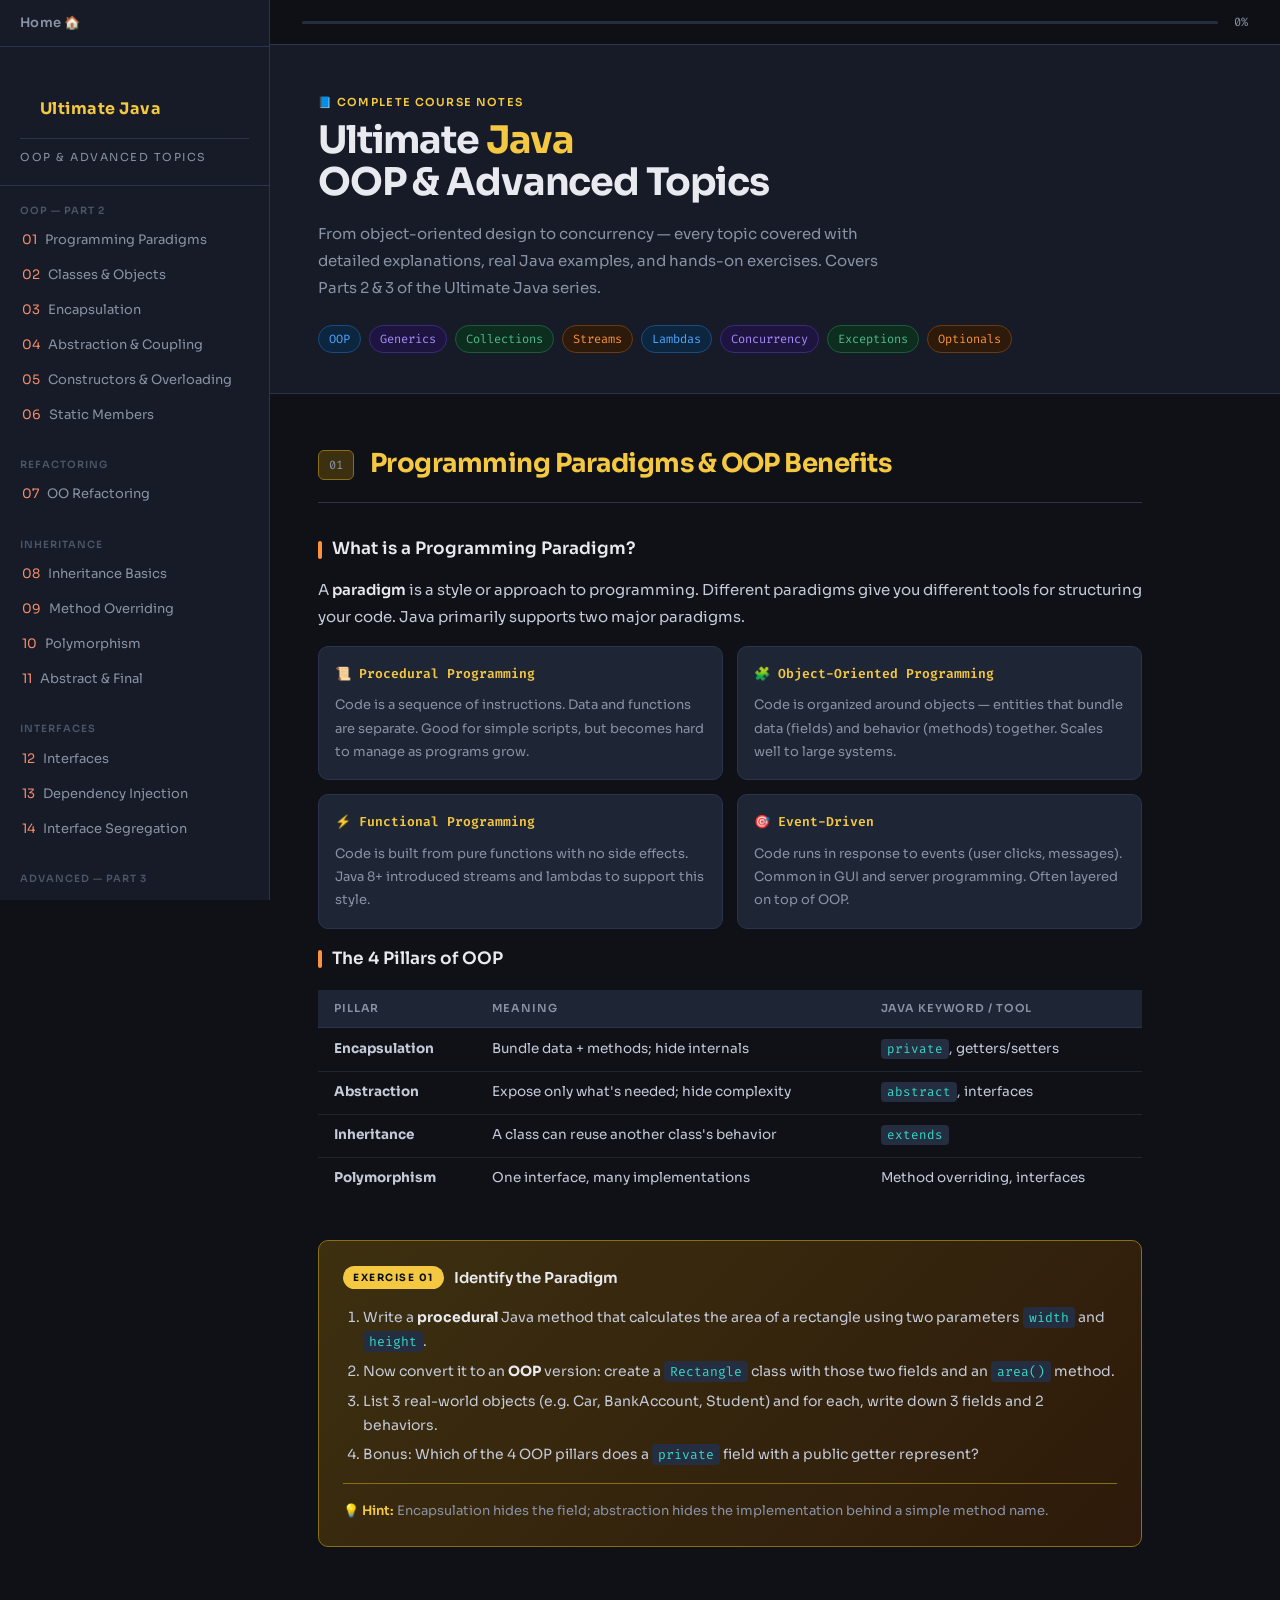
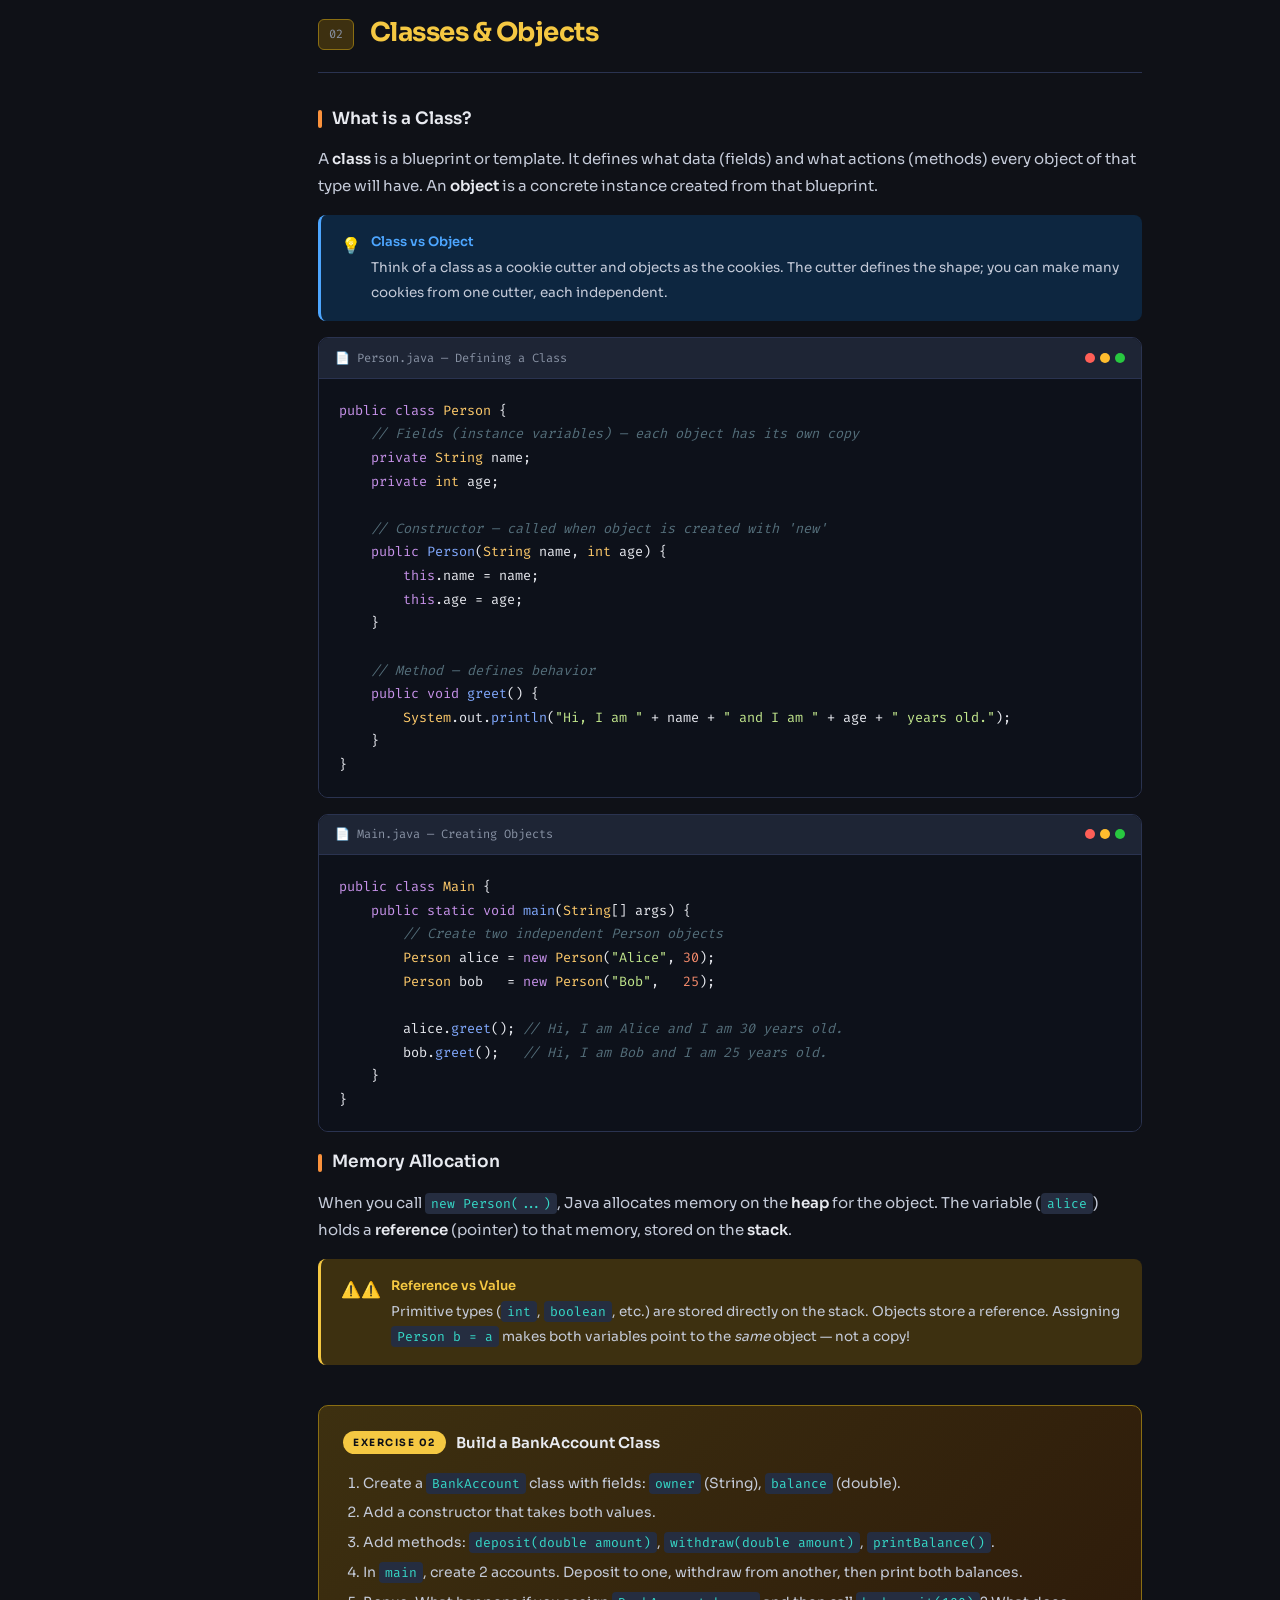
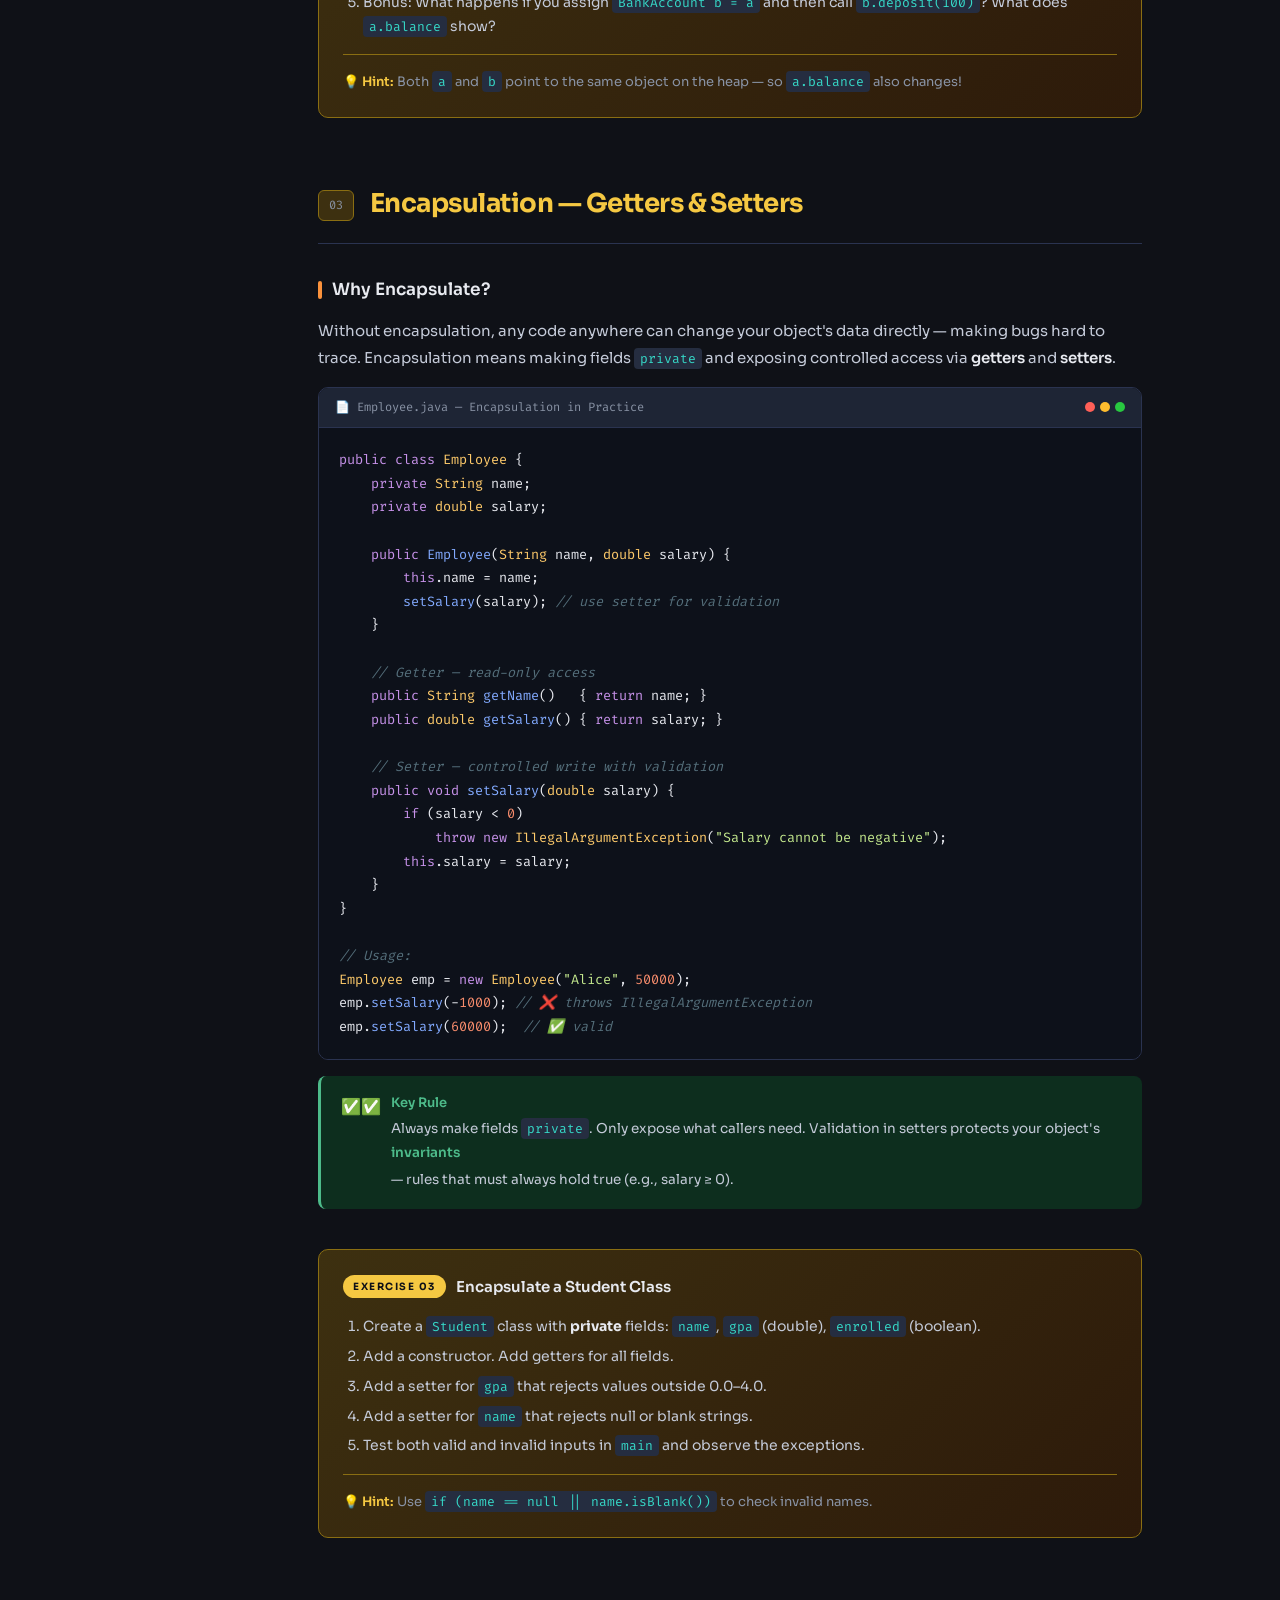
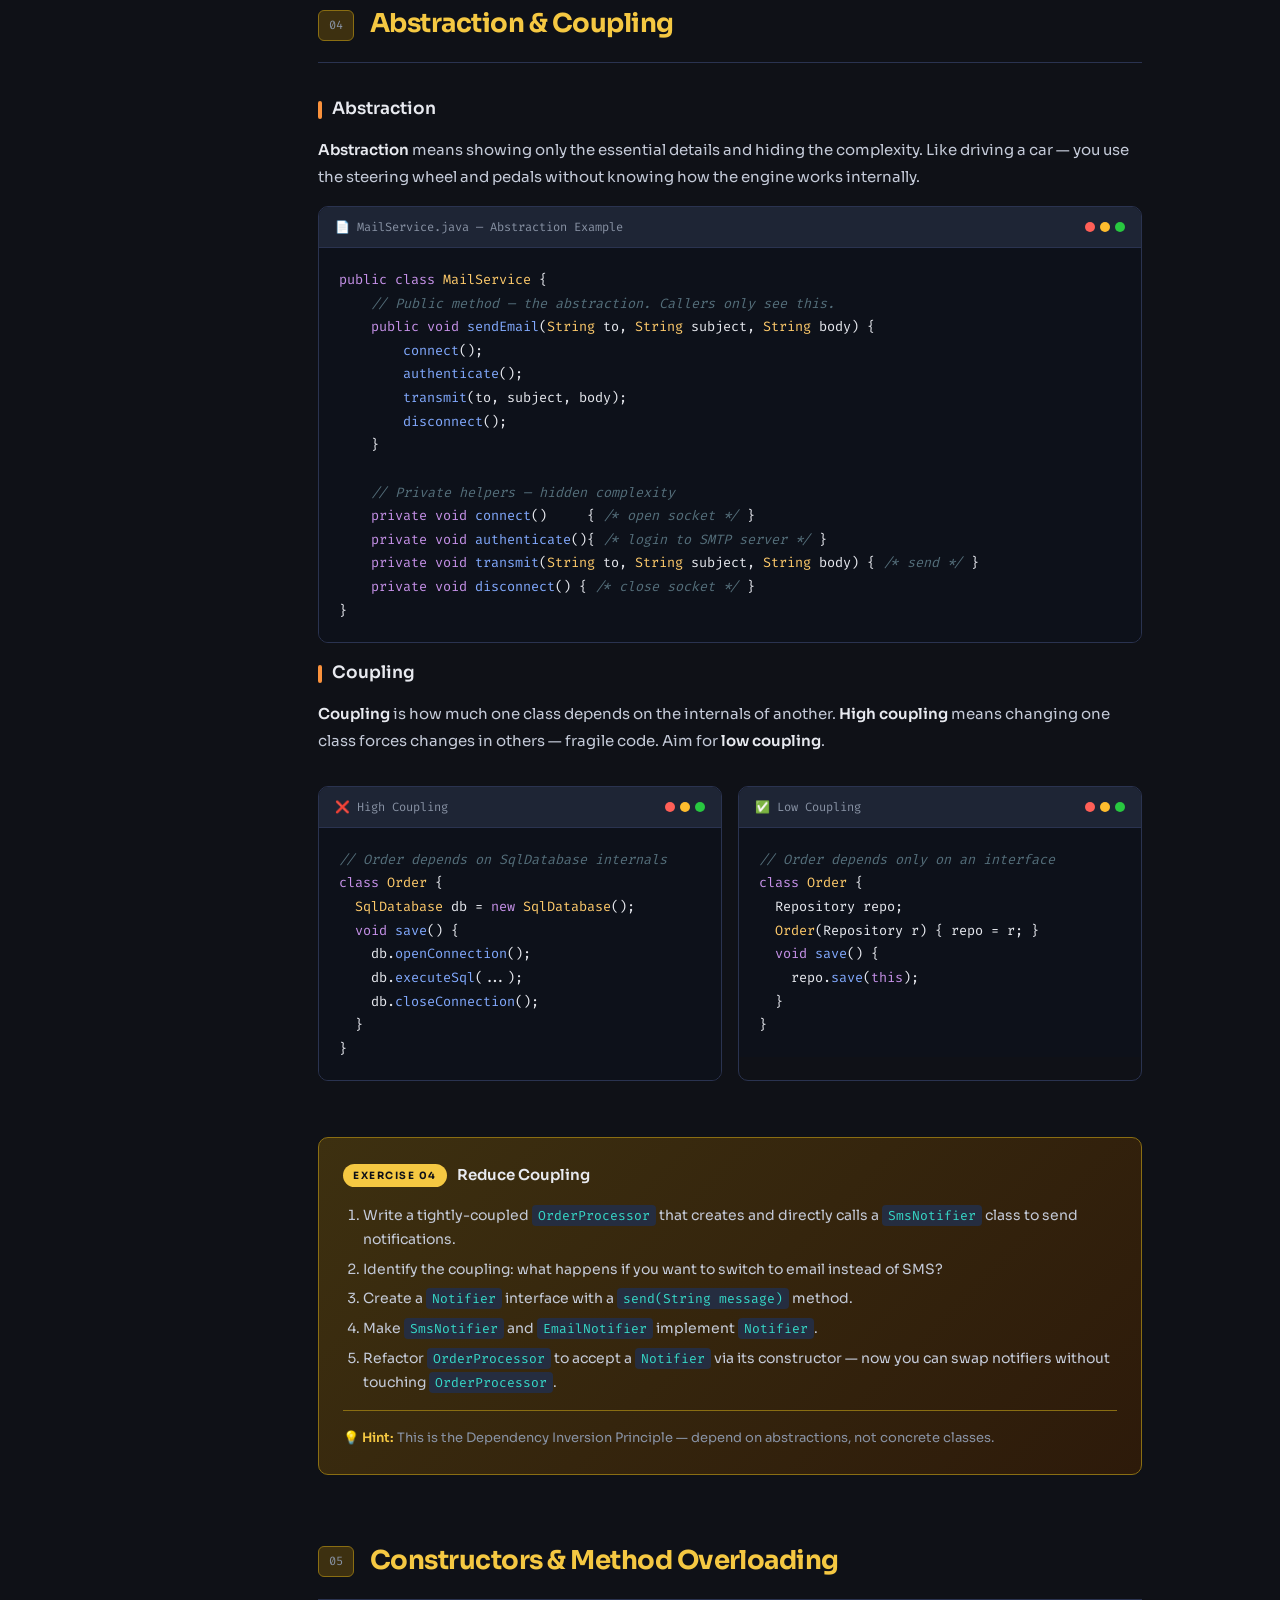
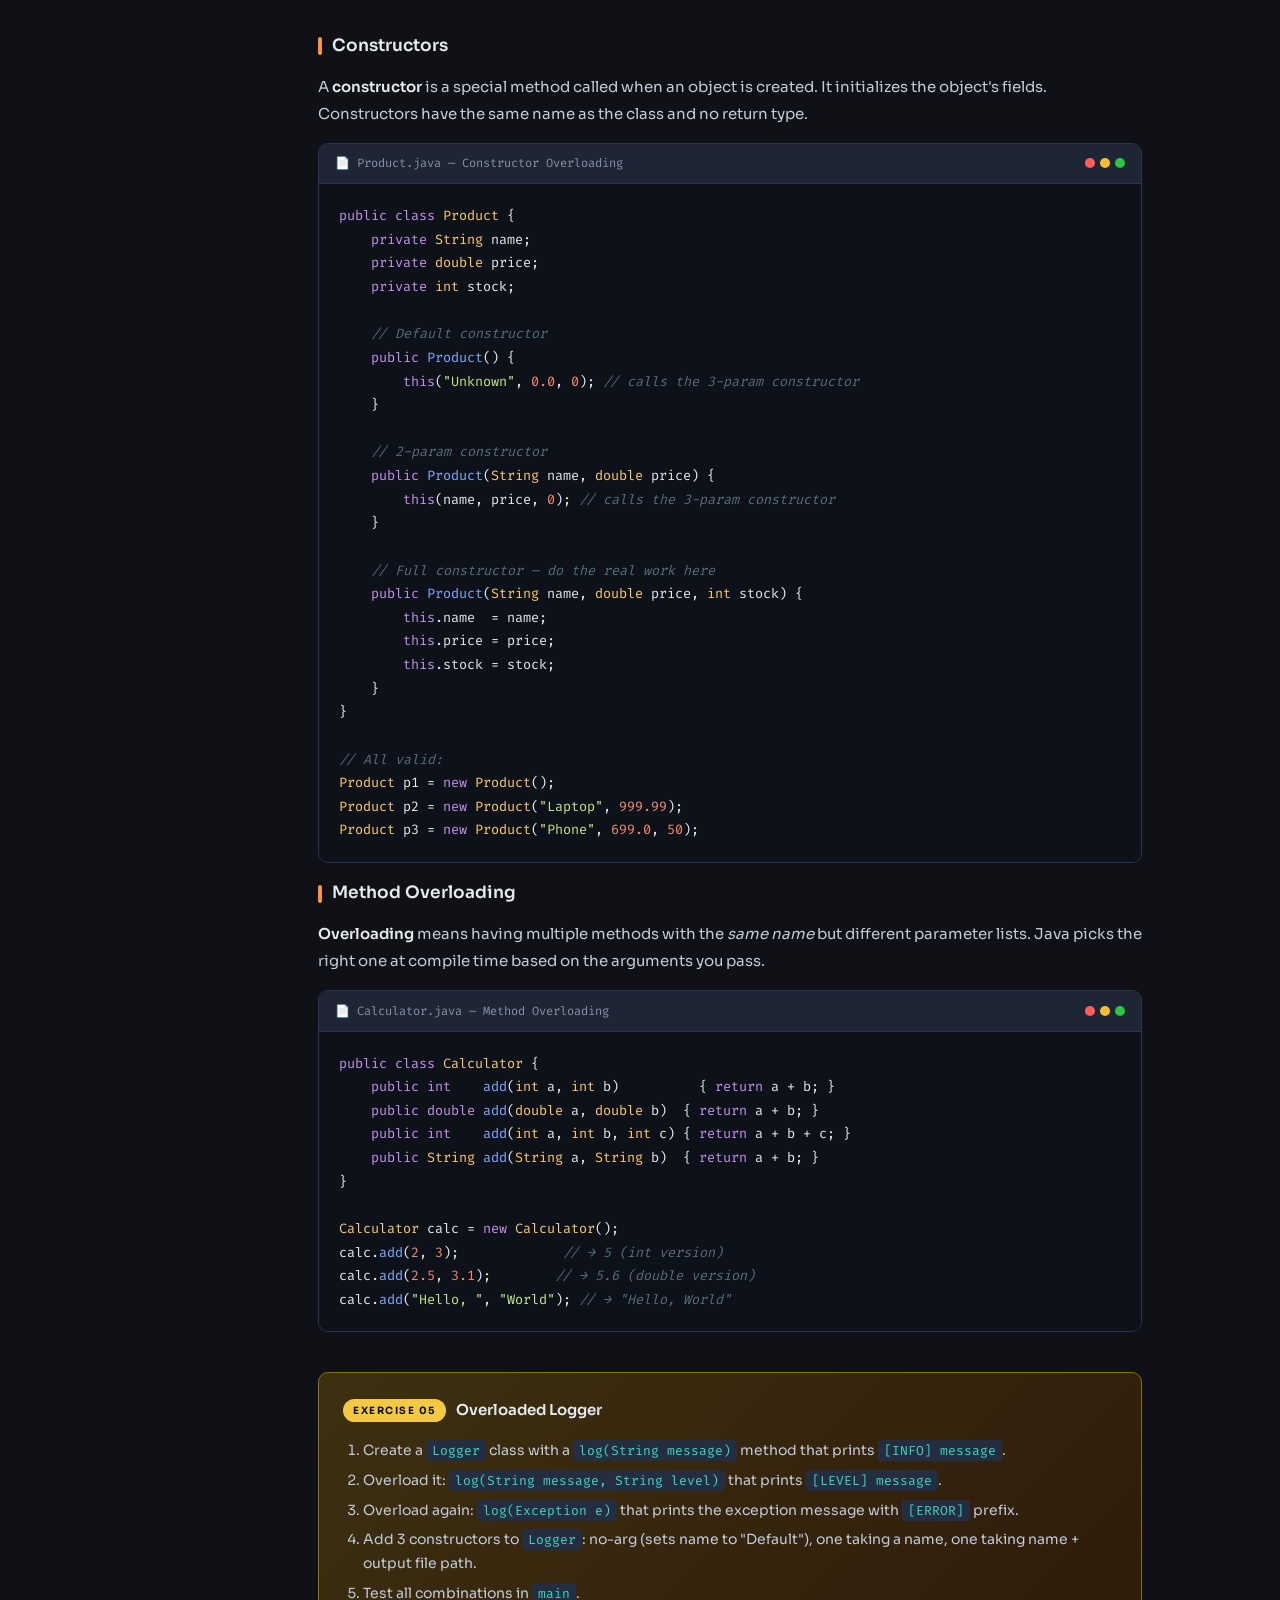
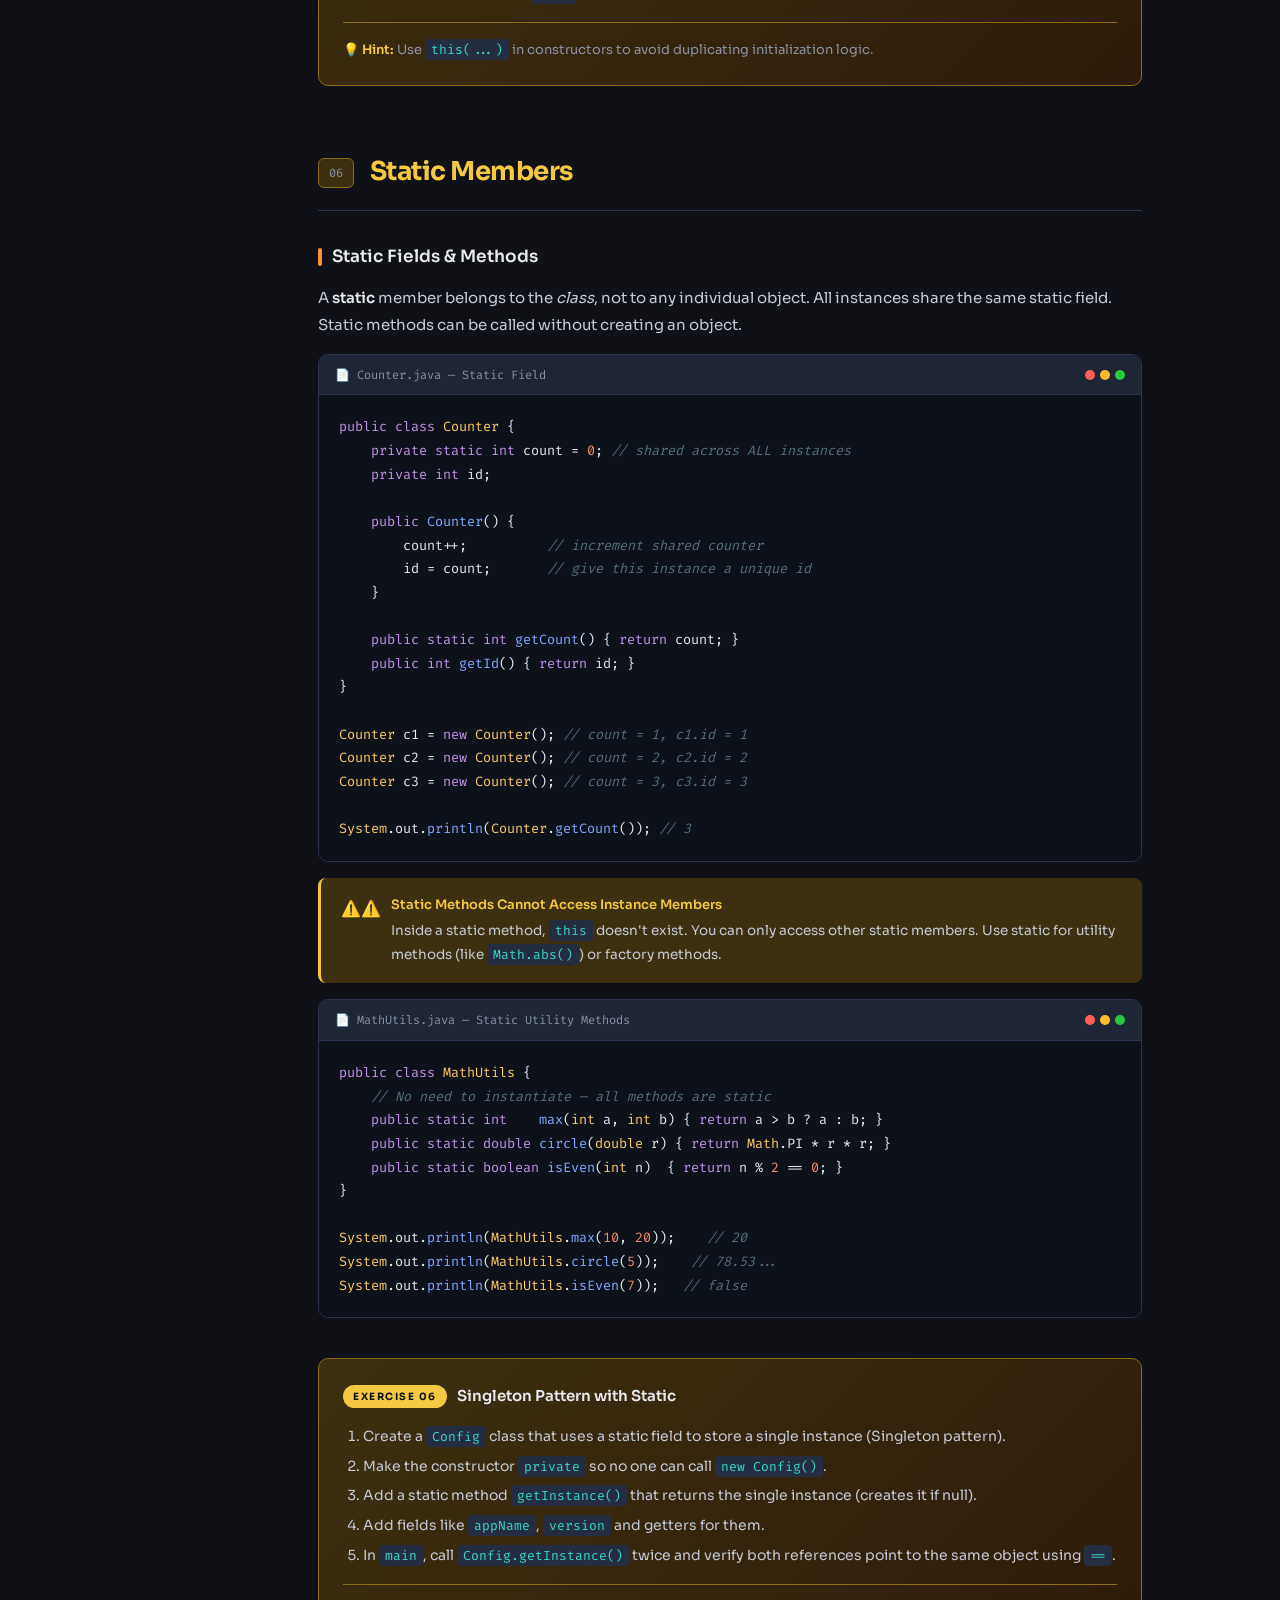
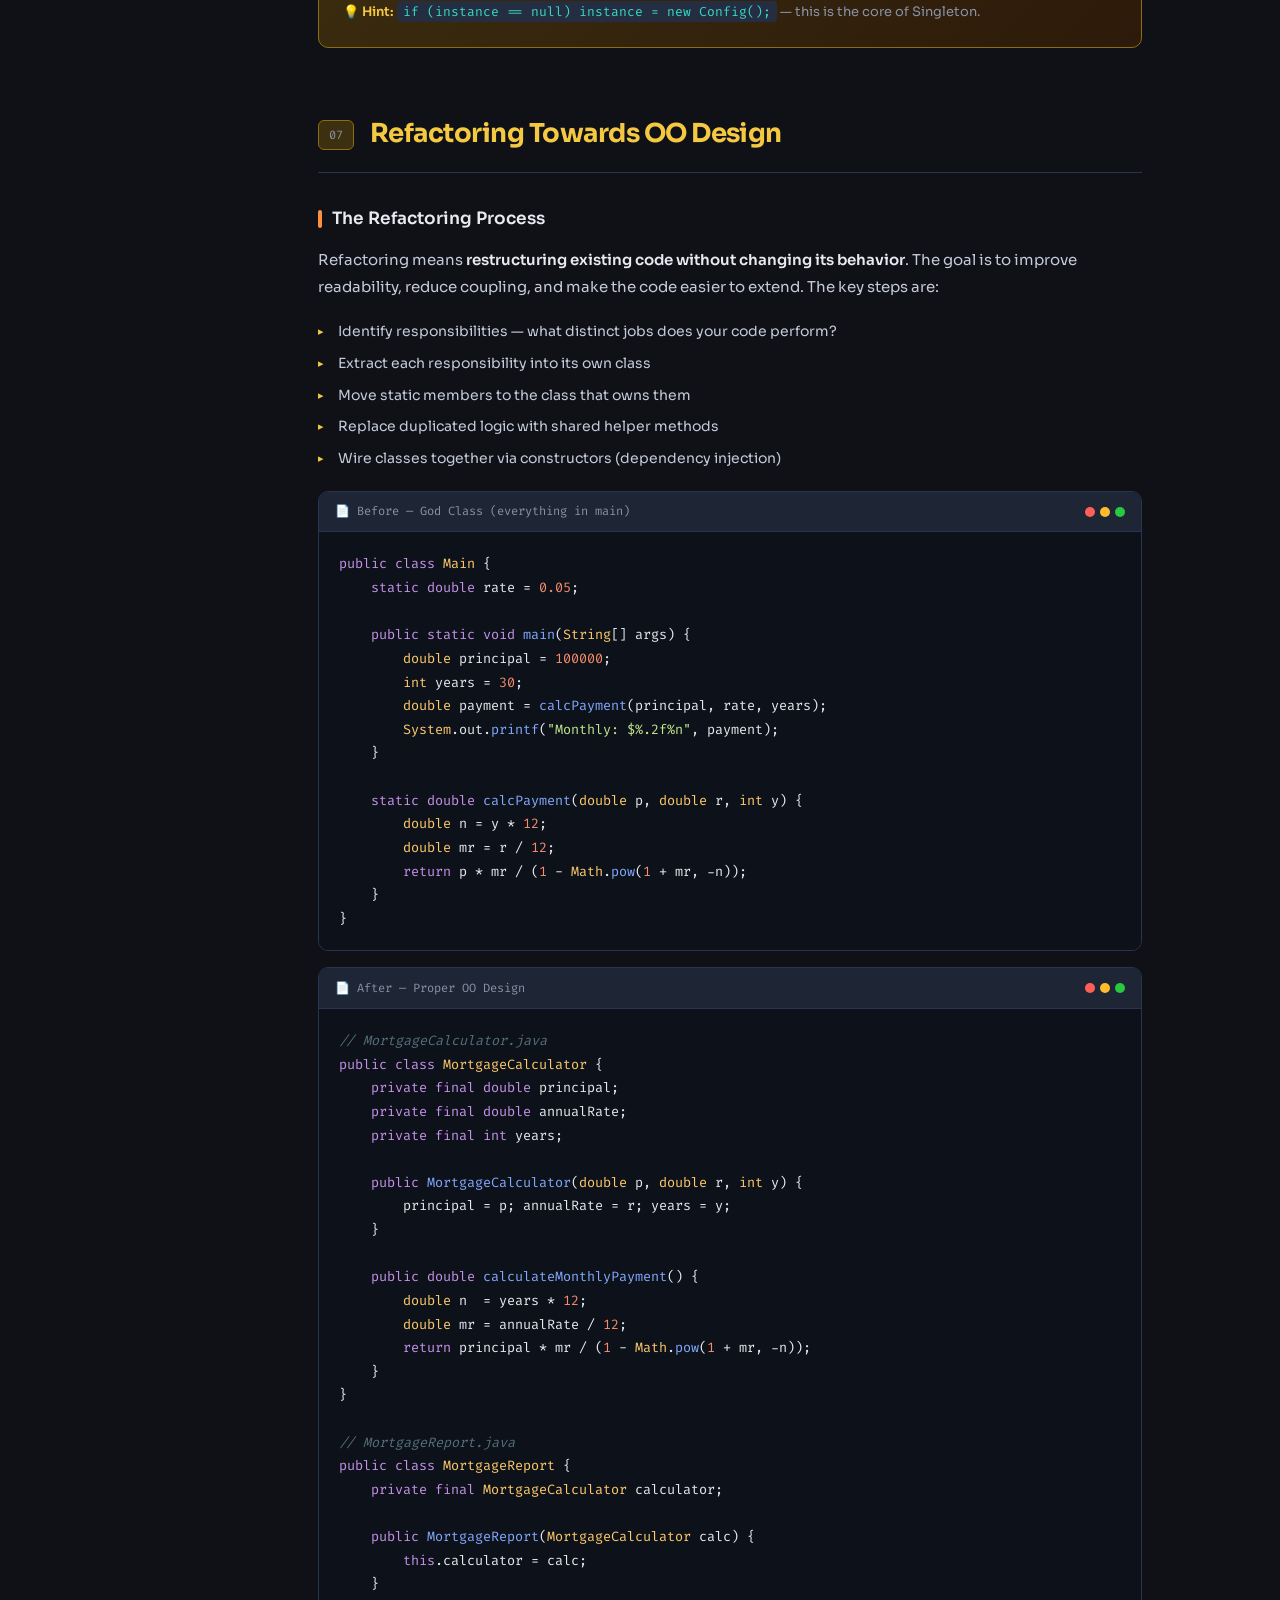
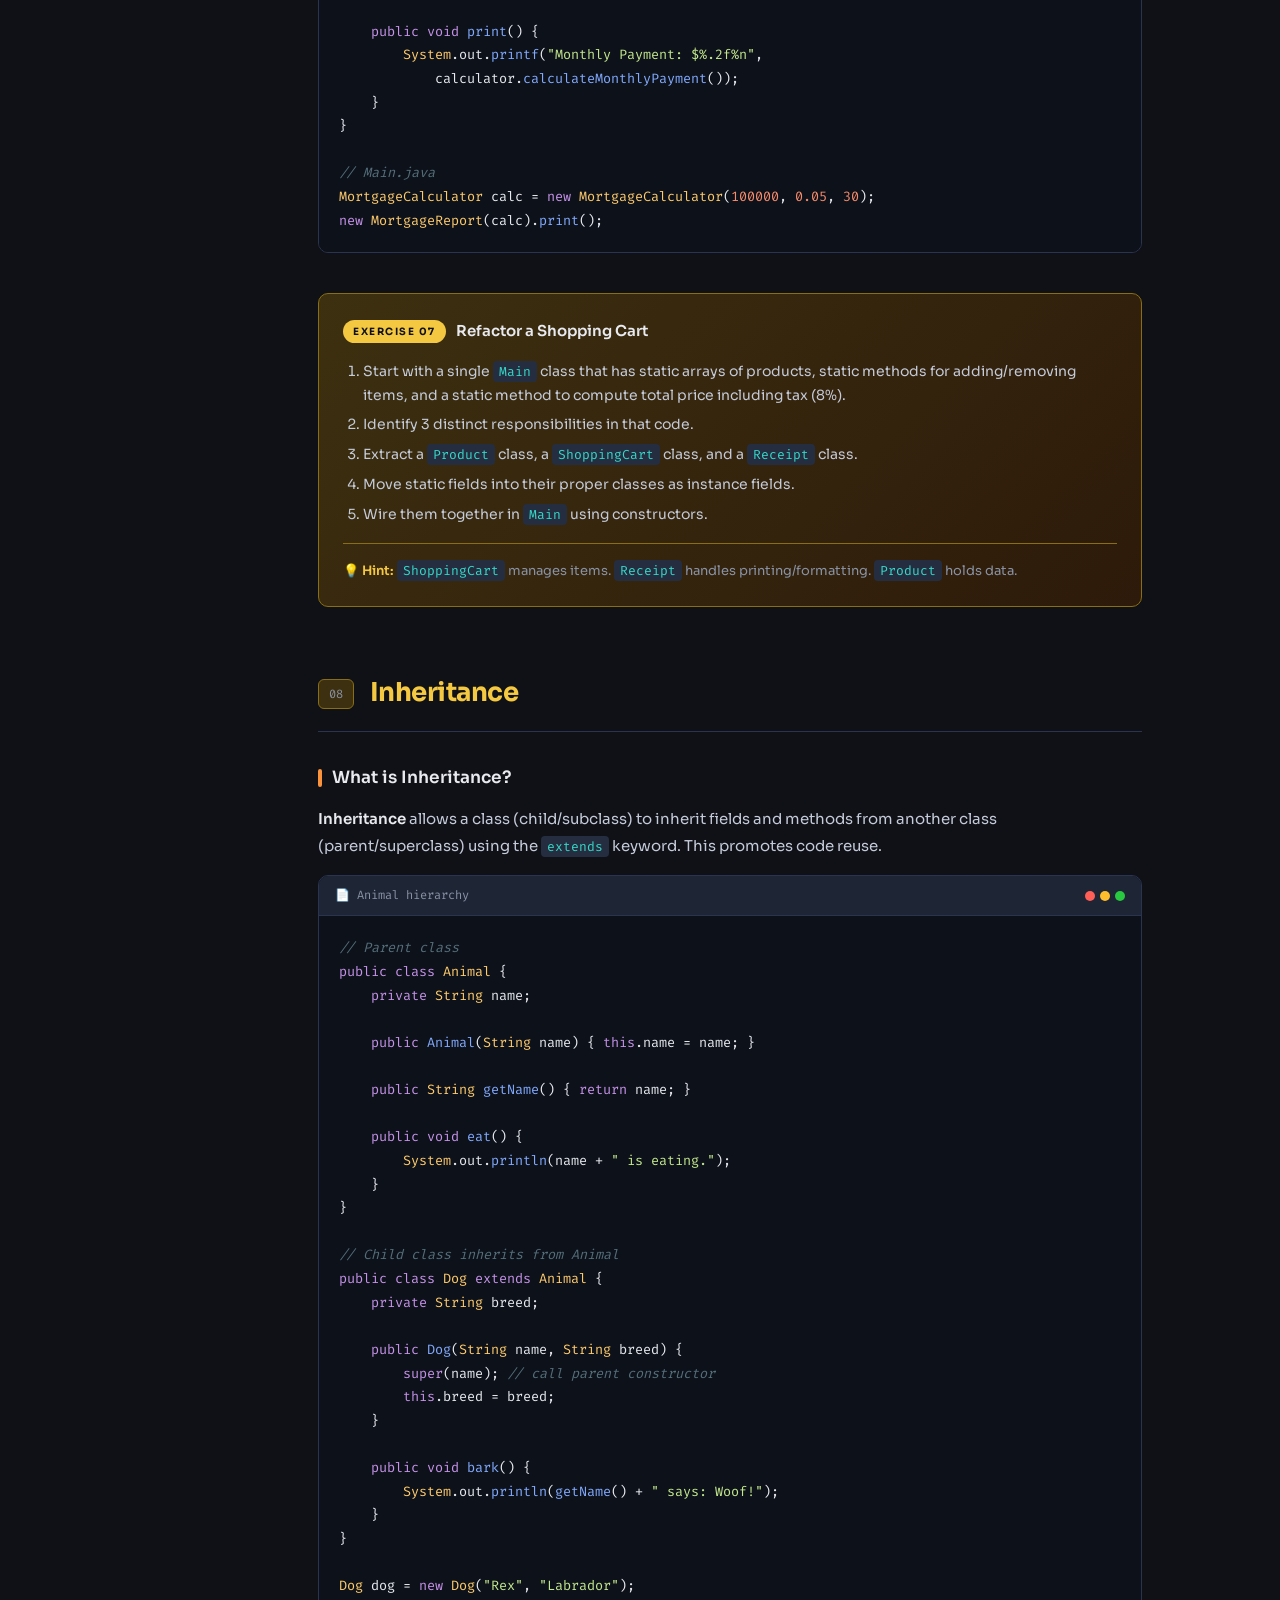
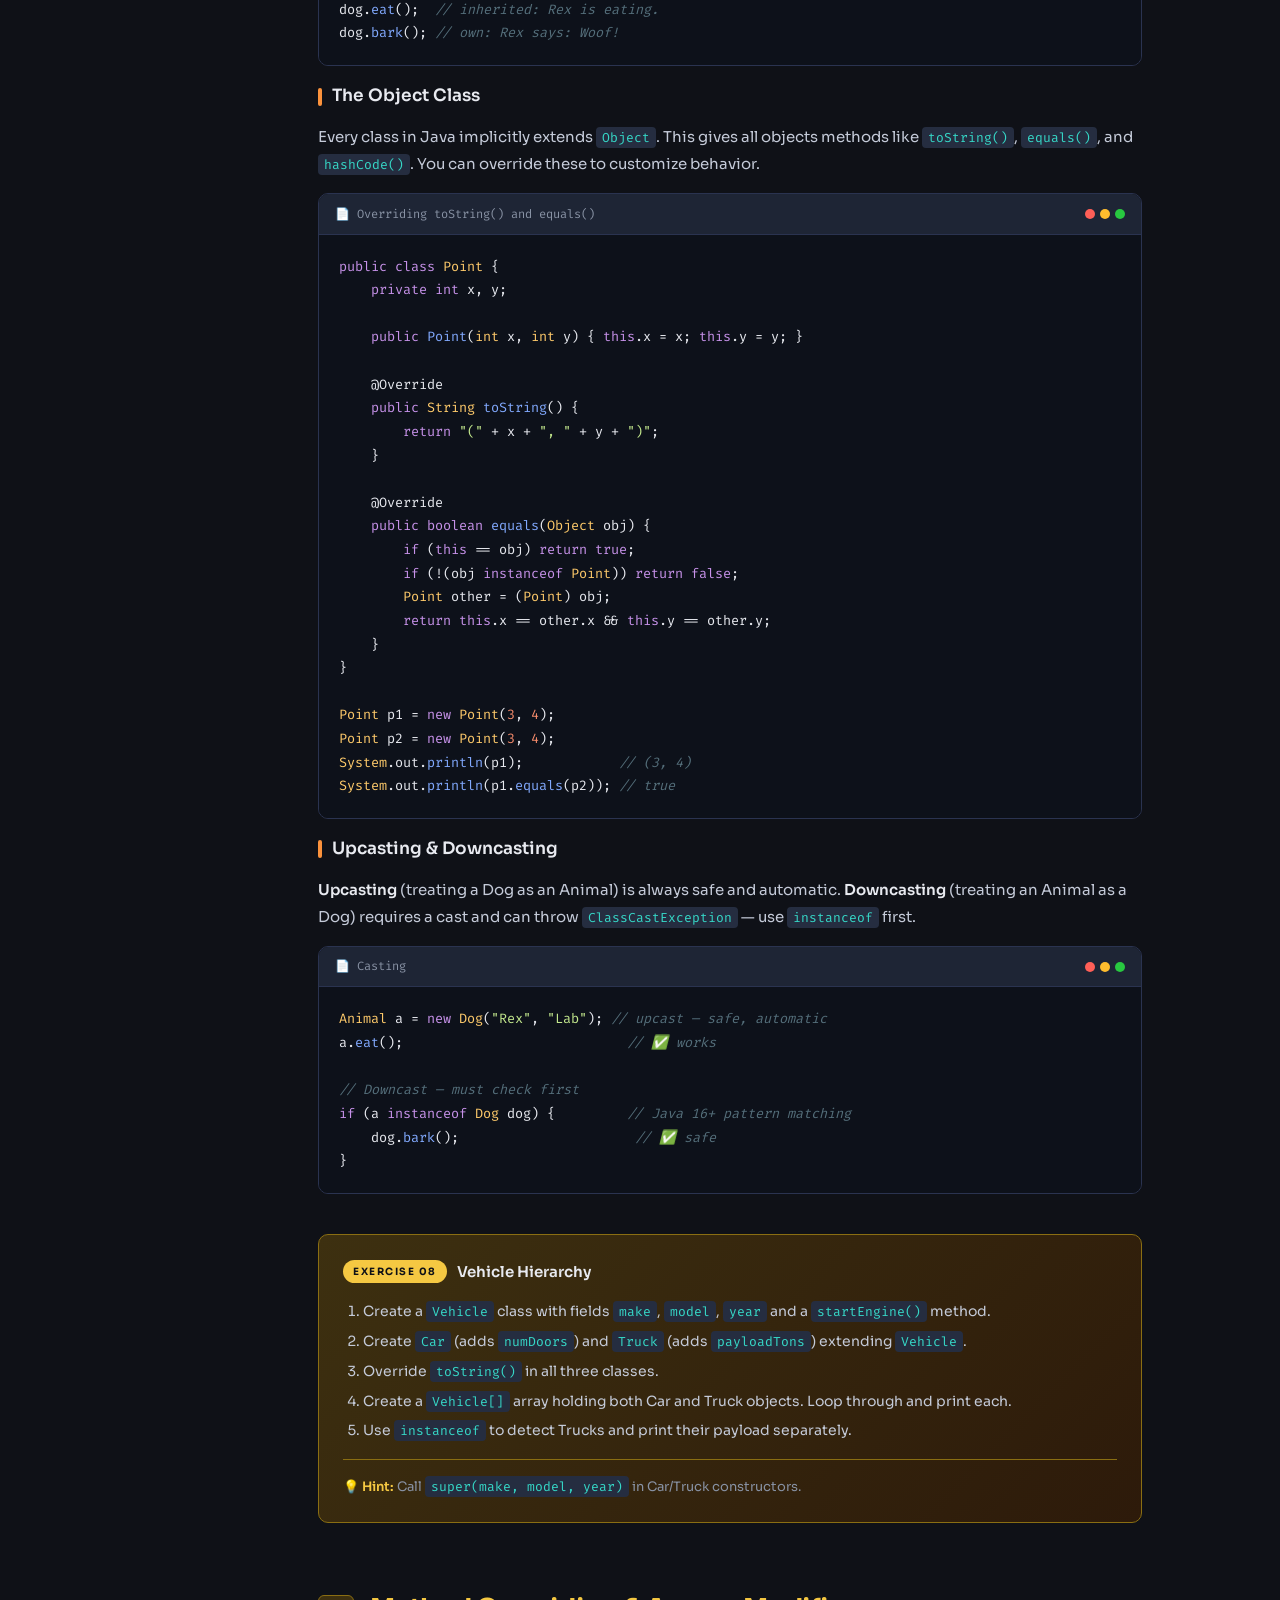
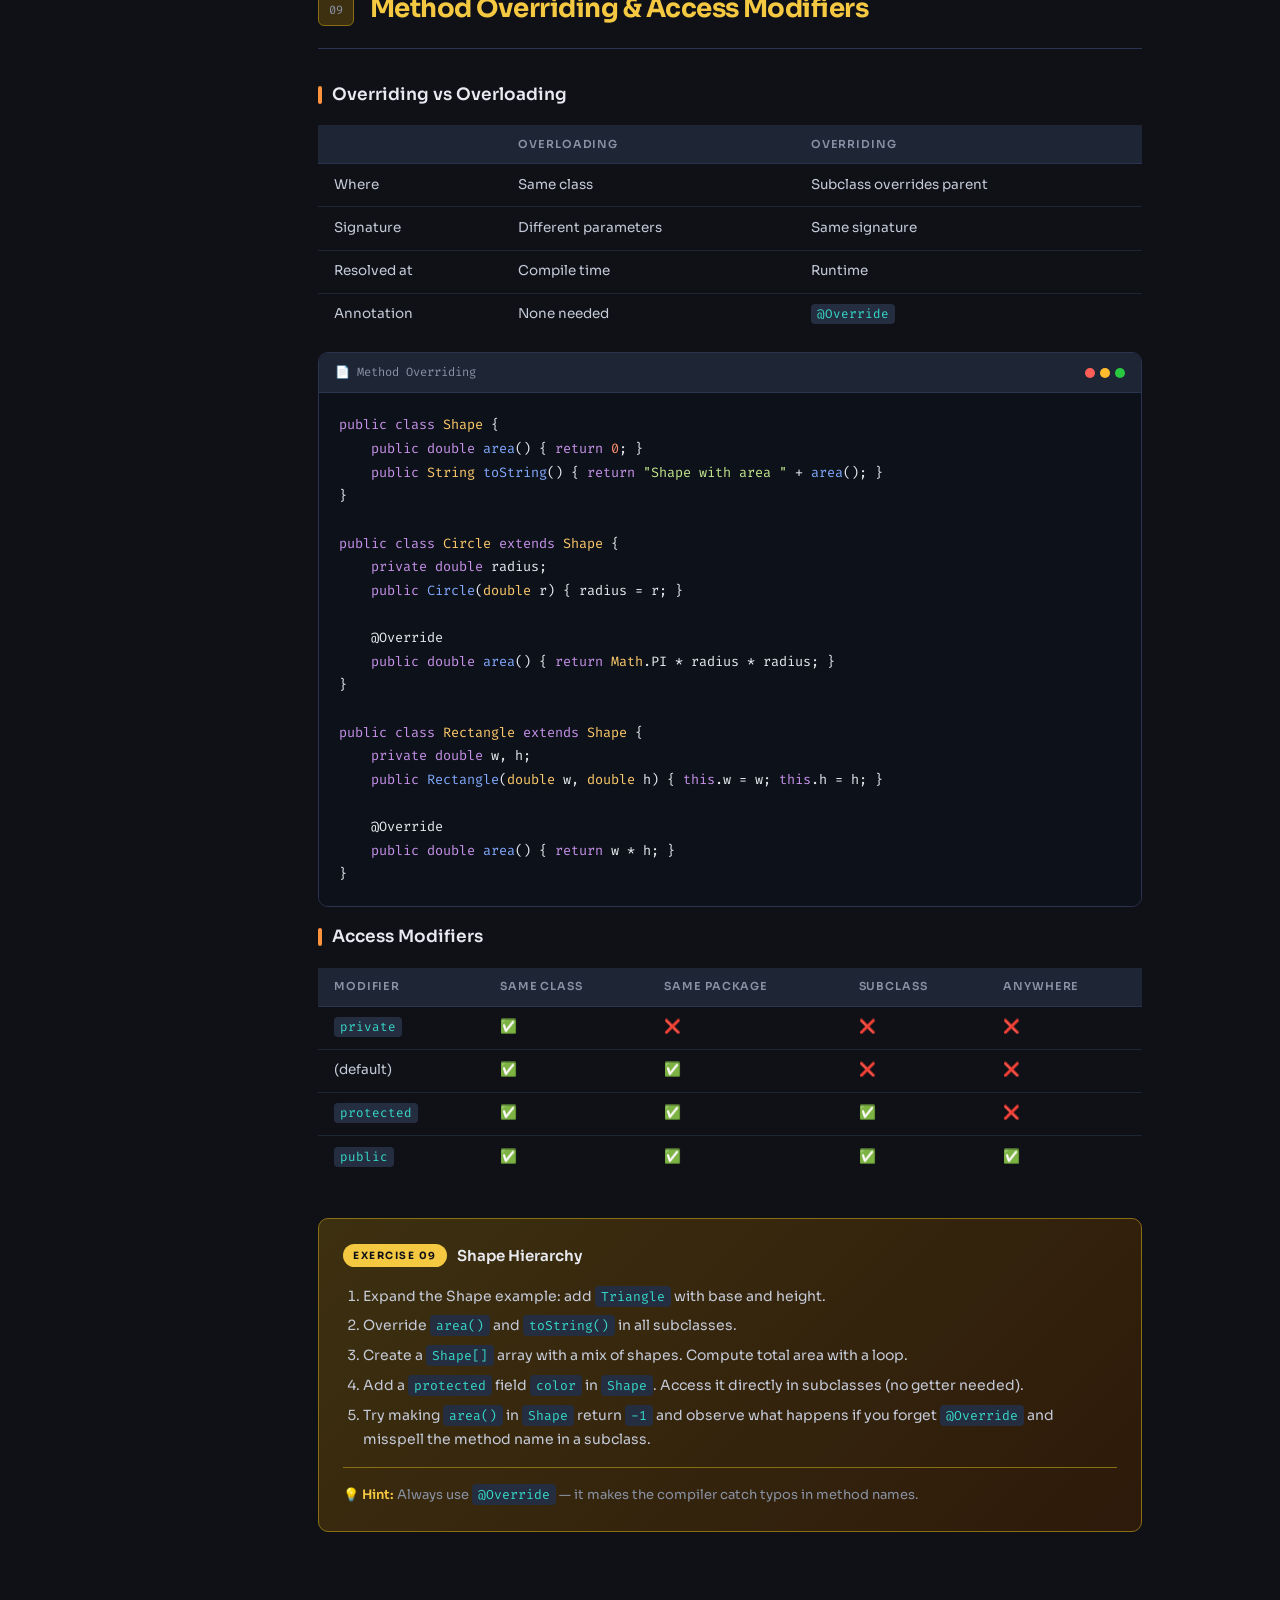
<file: Languages/Java Advanced.html>
<!DOCTYPE html>
<html lang="en">
<head>
<meta charset="UTF-8">
<meta name="viewport" content="width=device-width, initial-scale=1.0">
<title>Ultimate Java — Complete Notes</title>
<link href="https://fonts.googleapis.com/css2?family=Fira+Code:wght@400;500&family=Sora:wght@400;500;600;700&family=Lora:ital,wght@0,400;1,400&display=swap" rel="stylesheet">
<style>

  :root {
    --bg: #0f1117;
    --bg2: #161b27;
    --bg3: #1e2535;
    --bg4: #252d40;
    --card: #1a2035;
    --border: #2a3350;
    --text: #e8eaf0;
    --muted: #8892a4;
    --dim: #4a5568;

    /* Topic colors */
    --c-yellow: #f5c842;
    --c-yellow-dim: #3d3010;
    --c-yellow-mid: #8a6e12;

    --c-blue: #4da6ff;
    --c-blue-dim: #0d2640;
    --c-blue-mid: #1a4a80;

    --c-green: #4dbb8a;
    --c-green-dim: #0d2e1e;
    --c-green-mid: #1a5c3a;

    --c-purple: #a78bfa;
    --c-purple-dim: #1e1440;
    --c-purple-mid: #3d2880;

    --c-coral: #ff7c6e;
    --c-coral-dim: #2e1410;
    --c-coral-mid: #6b2d24;

    --c-teal: #36d9c8;
    --c-teal-dim: #0a2826;
    --c-teal-mid: #155550;

    --c-pink: #f472b6;
    --c-pink-dim: #2d1025;
    --c-pink-mid: #6b2050;

    --c-orange: #fb923c;
    --c-orange-dim: #2d1a0a;
    --c-orange-mid: #6b3a10;
  }

  * { margin: 0; padding: 0; box-sizing: border-box; }

  body {
    background: var(--bg);
    color: var(--text);
    font-family: 'Sora', sans-serif;
    font-size: 15px;
    line-height: 1.7;
  }

  /* ===== SIDEBAR ===== */

    .home-btn {
  display: block;
  padding: 0.75rem 1.25rem;
  font-size: 13px;
  font-weight: 600;
  color: var(--muted);
  text-decoration: none;
  border-bottom: 1px solid var(--border);
  transition: color 0.15s;
  letter-spacing: 0.02em;
}

.home-btn:hover {
  color: var(--c-yellow);
}
  .sidebar {
    position: fixed;
    left: 0; top: 0; bottom: 0;
    width: 260px;
    background: var(--bg2);
    border-right: 1px solid var(--border);
    overflow-y: auto;
    z-index: 100;
    padding: 0 0 2rem;
  }

  .sidebar-logo {
    padding: 1.5rem 1.25rem 1rem;
    border-bottom: 1px solid var(--border);
    margin-bottom: 0.75rem;
  }

  .sidebar-logo h1 {
    font-size: 16px;
    font-weight: 700;
    color: var(--c-yellow);
    letter-spacing: 0.03em;
  }

  .sidebar-logo p {
    font-size: 11px;
    color: var(--muted);
    margin-top: 3px;
  }

  .nav-section {
    padding: 0.5rem 0;
  }

  .nav-section-title {
    font-size: 10px;
    font-weight: 600;
    text-transform: uppercase;
    letter-spacing: 0.1em;
    color: var(--dim);
    padding: 0.5rem 1.25rem 0.25rem;
  }

  .nav-item {
    display: flex;
    align-items: center;
    gap: 8px;
    padding: 0.4rem 1.25rem;
    font-size: 13px;
    color: var(--muted);
    cursor: pointer;
    border-left: 2px solid transparent;
    transition: all 0.15s;
    text-decoration: none;
  }

  .nav-item:hover { color: var(--text); background: var(--bg3); }
  .nav-item.active { color: var(--c-yellow); border-left-color: var(--c-yellow); background: var(--c-yellow-dim); }

  .nav-dot {
    width: 7px; height: 7px;
    border-radius: 50%;
    flex-shrink: 0;
  }

  /* ===== MAIN ===== */
  .main {
    margin-left: 260px;
    min-height: 100vh;
  }

  .top-bar {
    position: sticky;
    top: 0;
    background: rgba(15,17,23,0.95);
    backdrop-filter: blur(8px);
    border-bottom: 1px solid var(--border);
    padding: 0.75rem 2rem;
    display: flex;
    align-items: center;
    gap: 1rem;
    z-index: 50;
  }

  .breadcrumb {
    font-size: 12px;
    color: var(--muted);
    display: flex;
    align-items: center;
    gap: 6px;
  }

  .breadcrumb span { color: var(--text); }

  .progress-bar {
    flex: 1;
    height: 3px;
    background: var(--bg4);
    border-radius: 2px;
    overflow: hidden;
  }

  .progress-fill {
    height: 100%;
    background: linear-gradient(90deg, var(--c-yellow), var(--c-orange));
    border-radius: 2px;
    width: 0%;
    transition: width 0.3s;
  }

  /* ===== CONTENT ===== */
  .content {
    padding: 3rem 3rem 5rem;
    max-width: 920px;
  }

  /* ===== SECTION HEADER ===== */
  .section-header {
    display: flex;
    align-items: center;
    gap: 1rem;
    margin-bottom: 2rem;
    padding-bottom: 1rem;
    border-bottom: 1px solid var(--border);
  }

  .section-icon {
    width: 44px; height: 44px;
    border-radius: 10px;
    display: flex; align-items: center; justify-content: center;
    font-size: 20px;
    flex-shrink: 0;
  }

  .section-header h2 {
    font-size: 26px;
    font-weight: 700;
    letter-spacing: -0.02em;
  }

  .section-header .section-num {
    font-size: 12px;
    color: var(--muted);
    margin-top: 2px;
  }

  /* ===== TOPIC CARD ===== */
  .topic {
    margin-bottom: 2.5rem;
  }

  .topic-title {
    font-size: 17px;
    font-weight: 600;
    margin-bottom: 0.6rem;
    display: flex;
    align-items: center;
    gap: 8px;
  }

  .topic-title .tag {
    font-size: 10px;
    font-weight: 600;
    padding: 2px 8px;
    border-radius: 20px;
    text-transform: uppercase;
    letter-spacing: 0.06em;
  }

  .topic p {
    color: #c4cad8;
    margin-bottom: 1rem;
    line-height: 1.8;
  }

  /* ===== CODE BLOCKS ===== */
  .code-block {
    border-radius: 10px;
    overflow: hidden;
    margin: 1rem 0;
    border: 1px solid var(--border);
  }

  .code-header {
    display: flex;
    align-items: center;
    justify-content: space-between;
    padding: 0.6rem 1rem;
    background: var(--bg3);
    border-bottom: 1px solid var(--border);
  }

  .code-header .lang {
    font-size: 11px;
    font-weight: 600;
    text-transform: uppercase;
    letter-spacing: 0.08em;
    color: var(--muted);
  }

  .code-header .dots {
    display: flex; gap: 5px;
  }

  .code-header .dots span {
    width: 10px; height: 10px; border-radius: 50%;
  }

  .dot-r { background: #ff5f57; }
  .dot-y { background: #ffbd2e; }
  .dot-g { background: #28c840; }

  pre {
    background: #0d111a;
    padding: 1.25rem 1.25rem;
    overflow-x: auto;
    font-family: 'Fira Code', monospace;
    font-size: 13.5px;
    line-height: 1.75;
  }

  /* Syntax highlighting */
  .kw { color: #c792ea; }         /* keywords: let, const, function */
  .fn { color: #82aaff; }         /* function names */
  .str { color: #c3e88d; }        /* strings */
  .num { color: #f78c6c; }        /* numbers */
  .cmt { color: #546e7a; font-style: italic; } /* comments */
  .var { color: #eeffff; }        /* variables */
  .op { color: #89ddff; }         /* operators */
  .cls { color: #ffcb6b; }        /* class names */
  .prop { color: #f07178; }       /* properties */
  .bool { color: #ff5572; }       /* booleans */
  .type { color: #ffcb6b; }       /* types */

  /* ===== CALLOUTS ===== */
  .callout {
    border-radius: 8px;
    padding: 1rem 1.25rem;
    margin: 1rem 0;
    border-left: 3px solid;
    display: flex;
    gap: 10px;
  }

  .callout-icon { font-size: 16px; flex-shrink: 0; margin-top: 1px; }
  .callout-body { flex: 1; font-size: 14px; line-height: 1.7; }
  .callout-body strong { font-weight: 600; display: block; margin-bottom: 3px; }

  .callout-note { background: var(--c-blue-dim); border-color: var(--c-blue); }
  .callout-note .callout-icon::after { content: "💡"; }
  .callout-note .callout-body { color: #9ecfff; }
  .callout-note .callout-body strong { color: var(--c-blue); }

  .callout-warn { background: var(--c-yellow-dim); border-color: var(--c-yellow); }
  .callout-warn .callout-icon::after { content: "⚠️"; }
  .callout-warn .callout-body { color: #f0dc8a; }
  .callout-warn .callout-body strong { color: var(--c-yellow); }

  .callout-tip { background: var(--c-green-dim); border-color: var(--c-green); }
  .callout-tip .callout-icon::after { content: "✅"; }
  .callout-tip .callout-body { color: #8de8b8; }
  .callout-tip .callout-body strong { color: var(--c-green); }

  .callout-danger { background: var(--c-coral-dim); border-color: var(--c-coral); }
  .callout-danger .callout-icon::after { content: "🚫"; }
  .callout-danger .callout-body { color: #ffaa9e; }
  .callout-danger .callout-body strong { color: var(--c-coral); }

  /* ===== COMPARISON TABLE ===== */
  .compare-grid {
    display: grid;
    grid-template-columns: 1fr 1fr;
    gap: 1rem;
    margin: 1rem 0;
  }

  .compare-card {
    border-radius: 8px;
    padding: 1rem;
    border: 1px solid;
  }

  .compare-card h4 {
    font-size: 13px;
    font-weight: 600;
    margin-bottom: 0.75rem;
    text-transform: uppercase;
    letter-spacing: 0.06em;
  }

  /* ===== REFERENCE TABLE ===== */
  .ref-table {
    width: 100%;
    border-collapse: collapse;
    font-size: 13.5px;
    margin: 1rem 0;
  }

  .ref-table th {
    text-align: left;
    padding: 0.6rem 1rem;
    font-size: 11px;
    font-weight: 600;
    text-transform: uppercase;
    letter-spacing: 0.08em;
    color: var(--muted);
    background: var(--bg3);
    border-bottom: 1px solid var(--border);
  }

  .ref-table td {
    padding: 0.6rem 1rem;
    border-bottom: 1px solid var(--bg3);
    vertical-align: top;
  }

  .ref-table tr:last-child td { border-bottom: none; }
  .ref-table tr:hover td { background: var(--bg2); }

  .ref-table code {
    font-family: 'Fira Code', monospace;
    font-size: 12.5px;
    background: var(--bg4);
    padding: 2px 6px;
    border-radius: 4px;
    color: var(--c-teal);
  }

  /* ===== INLINE HIGHLIGHT ===== */
  code {
    font-family: 'Fira Code', monospace;
    font-size: 13px;
    background: var(--bg4);
    padding: 2px 6px;
    border-radius: 4px;
    color: var(--c-teal);
  }

  /* ===== EXAMPLE LABEL ===== */
  .ex-label {
    font-size: 11px;
    font-weight: 600;
    text-transform: uppercase;
    letter-spacing: 0.1em;
    padding: 3px 10px;
    border-radius: 4px;
    display: inline-block;
    margin-bottom: 0.5rem;
  }

  /* ===== PILL BADGES ===== */
  .pill {
    display: inline-block;
    font-size: 11px;
    font-weight: 600;
    padding: 2px 10px;
    border-radius: 20px;
    text-transform: uppercase;
    letter-spacing: 0.05em;
  }

  /* ===== CHAPTER DIVIDER ===== */
  .chapter {
    margin-top: 4rem;
    scroll-margin-top: 5rem;
  }

  .chapter:first-child { margin-top: 0; }

  /* ===== OUTPUT BOX ===== */
  .output-box {
    background: var(--bg);
    border: 1px dashed var(--dim);
    border-radius: 8px;
    padding: 0.75rem 1rem;
    font-family: 'Fira Code', monospace;
    font-size: 13px;
    color: var(--c-green);
    margin-top: -1px;
  }

  .output-label {
    font-size: 10px;
    color: var(--dim);
    text-transform: uppercase;
    letter-spacing: 0.08em;
    margin-bottom: 4px;
  }

  /* ===== HERO ===== */
  .hero {
    background: var(--bg2);
    border-bottom: 1px solid var(--border);
    padding: 3rem 3rem 2.5rem;
  }

  .hero-eyebrow {
    font-size: 11px;
    font-weight: 600;
    color: var(--c-yellow);
    text-transform: uppercase;
    letter-spacing: 0.12em;
    margin-bottom: 0.5rem;
  }

  .hero h1 {
    font-size: 38px;
    font-weight: 700;
    letter-spacing: -0.03em;
    line-height: 1.1;
    margin-bottom: 1rem;
  }

  .hero h1 span { color: var(--c-yellow); }

  .hero p {
    color: var(--muted);
    font-size: 15px;
    max-width: 560px;
    margin-bottom: 1.5rem;
  }

  .hero-stats {
    display: flex;
    gap: 2rem;
    flex-wrap: wrap;
  }

  .hero-stat {
    display: flex;
    flex-direction: column;
  }

  .hero-stat .val {
    font-size: 22px;
    font-weight: 700;
    color: var(--text);
  }

  .hero-stat .lbl {
    font-size: 12px;
    color: var(--muted);
  }

  /* Color theming per section */
  .theme-yellow .section-icon { background: var(--c-yellow-dim); color: var(--c-yellow); }
  .theme-yellow .section-header h2 { color: var(--c-yellow); }

  .theme-blue .section-icon { background: var(--c-blue-dim); color: var(--c-blue); }
  .theme-blue .section-header h2 { color: var(--c-blue); }

  .theme-green .section-icon { background: var(--c-green-dim); color: var(--c-green); }
  .theme-green .section-header h2 { color: var(--c-green); }

  .theme-purple .section-icon { background: var(--c-purple-dim); color: var(--c-purple); }
  .theme-purple .section-header h2 { color: var(--c-purple); }

  .theme-coral .section-icon { background: var(--c-coral-dim); color: var(--c-coral); }
  .theme-coral .section-header h2 { color: var(--c-coral); }

  .theme-teal .section-icon { background: var(--c-teal-dim); color: var(--c-teal); }
  .theme-teal .section-header h2 { color: var(--c-teal); }

  .theme-pink .section-icon { background: var(--c-pink-dim); color: var(--c-pink); }
  .theme-pink .section-header h2 { color: var(--c-pink); }

  .theme-orange .section-icon { background: var(--c-orange-dim); color: var(--c-orange); }
  .theme-orange .section-header h2 { color: var(--c-orange); }

  .nav-y { background: var(--c-yellow); }
  .nav-b { background: var(--c-blue); }
  .nav-g { background: var(--c-green); }
  .nav-p { background: var(--c-purple); }
  .nav-r { background: var(--c-coral); }
  .nav-t { background: var(--c-teal); }
  .nav-k { background: var(--c-pink); }
  .nav-o { background: var(--c-orange); }

  /* Subtle separator */
  .sep { height: 1px; background: var(--border); margin: 2rem 0; }

  /* Multi-example grid */
  .example-row { display: grid; grid-template-columns: 1fr 1fr; gap: 1rem; margin: 1rem 0; }
  @media (max-width: 700px) { .example-row { grid-template-columns: 1fr; } }

  .scrollbar-thin::-webkit-scrollbar { width: 5px; }
  .scrollbar-thin::-webkit-scrollbar-track { background: transparent; }
  .scrollbar-thin::-webkit-scrollbar-thumb { background: var(--border); border-radius: 3px; }

  /* ===== REACT-TS SPECIFIC ===== */

  /* Sidebar structure override (react-ts uses #sidebar not .sidebar) */
  #sidebar {
    position: fixed;
    top: 0; left: 0;
    width: 270px;
    height: 100vh;
    background: var(--bg2);
    border-right: 1px solid var(--border);
    overflow-y: auto;
    z-index: 100;
    padding-bottom: 40px;
  }
  #sidebar::-webkit-scrollbar { width: 5px; }
  #sidebar::-webkit-scrollbar-thumb { background: var(--border); border-radius: 3px; }

  .sidebar-header {
    padding: 1.5rem 1.25rem 1rem;
    border-bottom: 1px solid var(--border);
    position: sticky; top: 0;
    background: var(--bg2);
    z-index: 1;
  }
  .sidebar-logo { font-size: 16px; font-weight: 700; color: var(--c-yellow); letter-spacing: 0.03em; display: block; margin-bottom: 4px; }
  .sidebar-sub { font-size: 11px; color: var(--muted); text-transform: uppercase; letter-spacing: 1.5px; }

  #main { margin-left: 270px; min-height: 100vh; }

  .progress-text { font-size: 12px; color: var(--muted); font-family: 'Fira Code', monospace; white-space: nowrap; }

  /* ===== SECTIONS ===== */
  .section { margin-bottom: 4rem; scroll-margin-top: 5rem; }

  .section-num {
    font-family: 'Fira Code', monospace;
    font-size: 12px;
    color: var(--c-yellow);
    background: var(--c-yellow-dim);
    border: 1px solid var(--c-yellow-mid);
    padding: 4px 10px;
    border-radius: 6px;
    white-space: nowrap;
  }
  .section h2 { font-size: 26px; font-weight: 700; letter-spacing: -0.02em; color: var(--c-yellow); }

  .subsection { margin-bottom: 2.5rem; }
  .subsection h3 {
    font-size: 17px;
    font-weight: 600;
    color: var(--text);
    margin-bottom: 0.75rem;
    display: flex;
    align-items: center;
    gap: 10px;
  }
  .subsection h3::before {
    content: '';
    display: block;
    width: 4px; height: 18px;
    background: var(--c-orange);
    border-radius: 2px;
    flex-shrink: 0;
  }
  .subsection h4 { font-size: 13px; font-weight: 600; color: var(--c-teal); margin: 1rem 0 0.5rem; text-transform: uppercase; letter-spacing: 0.08em; }

  p { color: #c4cad8; margin-bottom: 1rem; line-height: 1.8; }
  p strong { color: var(--text); font-weight: 600; }

  /* ===== CONCEPT GRID ===== */
  .concept-grid { display: grid; grid-template-columns: repeat(2, 1fr); gap: 14px; margin: 1rem 0; }
  .concept-card { background: var(--bg3); border: 1px solid var(--border); border-radius: 10px; padding: 1rem; }
  .concept-card-title { font-family: 'Fira Code', monospace; font-size: 13px; color: var(--c-yellow); font-weight: 600; margin-bottom: 8px; }
  .concept-card p { font-size: 13px; margin-bottom: 0; color: var(--muted); }

  /* ===== FEATURE LIST ===== */
  .feature-list { list-style: none; padding: 0; margin: 0.75rem 0; }
  .feature-list li { color: #c4cad8; padding: 4px 0 4px 20px; position: relative; font-size: 14px; }
  .feature-list li::before { content: '▸'; position: absolute; left: 0; color: var(--c-yellow); font-size: 11px; top: 6px; }

  /* ===== COMPARE TABLE ===== */
  .compare-table { width: 100%; border-collapse: collapse; margin: 1rem 0; font-size: 13.5px; }
  .compare-table th { background: var(--bg3); color: var(--muted); font-weight: 600; padding: 0.6rem 1rem; text-align: left; border-bottom: 1px solid var(--border); font-size: 11px; text-transform: uppercase; letter-spacing: 0.08em; }
  .compare-table td { padding: 0.6rem 1rem; border-bottom: 1px solid var(--bg3); color: #c4cad8; vertical-align: top; }
  .compare-table tr:last-child td { border-bottom: none; }
  .compare-table tr:hover td { background: var(--bg2); }
  .compare-table code { font-family: 'Fira Code', monospace; font-size: 12.5px; background: var(--bg4); padding: 2px 6px; border-radius: 4px; color: var(--c-teal); }

  /* ===== HERO ===== */
  .hero-badge { display: none; } /* replaced by hero-eyebrow */
  .hero-tags { display: flex; flex-wrap: wrap; gap: 8px; margin-top: 1.5rem; }
  .tag-blue   { background: var(--c-blue-dim);   color: var(--c-blue);   border: 1px solid var(--c-blue-mid);   font-size: 12px; padding: 3px 10px; border-radius: 99px; font-family: 'Fira Code', monospace; }
  .tag-purple { background: var(--c-purple-dim); color: var(--c-purple); border: 1px solid var(--c-purple-mid); font-size: 12px; padding: 3px 10px; border-radius: 99px; font-family: 'Fira Code', monospace; }
  .tag-green  { background: var(--c-green-dim);  color: var(--c-green);  border: 1px solid var(--c-green-mid);  font-size: 12px; padding: 3px 10px; border-radius: 99px; font-family: 'Fira Code', monospace; }
  .tag-orange { background: var(--c-orange-dim); color: var(--c-orange); border: 1px solid var(--c-orange-mid); font-size: 12px; padding: 3px 10px; border-radius: 99px; font-family: 'Fira Code', monospace; }

  /* ===== CALLOUTS (react-ts uses callout-info/err not note/danger) ===== */
  .callout-icon { font-size: 16px; flex-shrink: 0; margin-top: 1px; }
  .callout-title { font-size: 13px; font-weight: 600; display: block; margin-bottom: 3px; }
  .callout-body p { margin-bottom: 0; font-size: 13.5px; }

  .callout-info { background: var(--c-blue-dim); border-left: 3px solid var(--c-blue); border-radius: 8px; }
  .callout-info .callout-title { color: var(--c-blue); }
  .callout-info .callout-body { color: #9ecfff; }

  .callout-tip { background: var(--c-green-dim); border-left: 3px solid var(--c-green); border-radius: 8px; }
  .callout-tip .callout-title { color: var(--c-green); }
  .callout-tip .callout-body { color: #8de8b8; }

  .callout-warn { background: var(--c-yellow-dim); border-left: 3px solid var(--c-yellow); border-radius: 8px; }
  .callout-warn .callout-title { color: var(--c-yellow); }
  .callout-warn .callout-body { color: #f0dc8a; }

  .callout-err { background: var(--c-coral-dim); border-left: 3px solid var(--c-coral); border-radius: 8px; }
  .callout-err .callout-title { color: var(--c-coral); }
  .callout-err .callout-body { color: #ffaa9e; }

  /* ===== EXERCISE BLOCKS ===== */
  .exercise {
    background: linear-gradient(135deg, var(--c-yellow-dim), var(--c-orange-dim));
    border: 1px solid var(--c-yellow-mid);
    border-radius: 10px;
    padding: 1.5rem;
    margin: 1.75rem 0;
  }
  .exercise-header { display: flex; align-items: center; gap: 10px; margin-bottom: 1rem; }
  .exercise-badge { background: var(--c-yellow); color: #0f1117; font-size: 10px; font-weight: 700; text-transform: uppercase; letter-spacing: 1.5px; padding: 3px 10px; border-radius: 99px; }
  .exercise-title { font-size: 15px; font-weight: 600; color: var(--text); }
  .exercise ol { padding-left: 1.25rem; }
  .exercise li { color: #c4cad8; margin-bottom: 6px; font-size: 14px; }
  .exercise li strong { color: var(--text); }
  .exercise-hint { margin-top: 1rem; padding-top: 1rem; border-top: 1px solid var(--c-yellow-mid); font-size: 13px; color: var(--muted); }
  .exercise-hint span { color: var(--c-yellow); font-weight: 600; }

  /* ===== TOPIC DIVIDER ===== */
  .topic-divider { height: 1px; background: var(--border); margin: 2.5rem 0; }

  /* ===== SCROLL TOP ===== */
  #scrollTop {
    position: fixed; bottom: 32px; right: 32px;
    background: var(--c-yellow); color: #0f1117;
    border: none; width: 40px; height: 40px; border-radius: 50%;
    font-size: 16px; cursor: pointer; display: none;
    align-items: center; justify-content: center; z-index: 200;
    font-weight: 700;
  }
  #scrollTop:hover { background: var(--c-orange); }

  /* ===== SYNTAX: extra tokens not in js-notes ===== */
  .cm   { color: #546e7a; font-style: italic; }
  .tp   { color: #ffcb6b; }
  .jsx  { color: #4dd0e1; }
  .attr { color: #ffcb6b; }
  .code-filename { font-family: 'Fira Code', monospace; font-size: 12px; color: var(--muted); display: flex; align-items: center; gap: 8px; }
</style>
</head>
<body>

<!-- SIDEBAR -->
<nav id="sidebar">
  <a href="/" class="home-btn">Home 🏠</a> 
  <div class="sidebar-header">
    <span class="sidebar-logo">Ultimate Java</span>
    <span class="sidebar-sub">OOP &amp; Advanced Topics</span>
  </div>

  <div class="nav-section">
    <div class="nav-section-title">OOP — Part 2</div>
    <a href="#s1" class="nav-item active"><span class="num">01</span>Programming Paradigms</a>
    <a href="#s2" class="nav-item"><span class="num">02</span>Classes &amp; Objects</a>
    <a href="#s3" class="nav-item"><span class="num">03</span>Encapsulation</a>
    <a href="#s4" class="nav-item"><span class="num">04</span>Abstraction &amp; Coupling</a>
    <a href="#s5" class="nav-item"><span class="num">05</span>Constructors &amp; Overloading</a>
    <a href="#s6" class="nav-item"><span class="num">06</span>Static Members</a>
  </div>

  <div class="nav-section">
    <div class="nav-section-title">Refactoring</div>
    <a href="#s7" class="nav-item"><span class="num">07</span>OO Refactoring</a>
  </div>

  <div class="nav-section">
    <div class="nav-section-title">Inheritance</div>
    <a href="#s8" class="nav-item"><span class="num">08</span>Inheritance Basics</a>
    <a href="#s9" class="nav-item"><span class="num">09</span>Method Overriding</a>
    <a href="#s10" class="nav-item"><span class="num">10</span>Polymorphism</a>
    <a href="#s11" class="nav-item"><span class="num">11</span>Abstract &amp; Final</a>
  </div>

  <div class="nav-section">
    <div class="nav-section-title">Interfaces</div>
    <a href="#s12" class="nav-item"><span class="num">12</span>Interfaces</a>
    <a href="#s13" class="nav-item"><span class="num">13</span>Dependency Injection</a>
    <a href="#s14" class="nav-item"><span class="num">14</span>Interface Segregation</a>
  </div>

  <div class="nav-section">
    <div class="nav-section-title">Advanced — Part 3</div>
    <a href="#s15" class="nav-item"><span class="num">15</span>Exceptions</a>
    <a href="#s16" class="nav-item"><span class="num">16</span>Generics</a>
    <a href="#s17" class="nav-item"><span class="num">17</span>Collections</a>
    <a href="#s18" class="nav-item"><span class="num">18</span>Lambda &amp; Functional</a>
    <a href="#s19" class="nav-item"><span class="num">19</span>Streams</a>
    <a href="#s20" class="nav-item"><span class="num">20</span>Concurrency</a>
    <a href="#s21" class="nav-item"><span class="num">21</span>Optionals</a>
  </div>
</nav>

<!-- MAIN -->
<div id="main">
  <div class="top-bar">
    <div class="progress-bar"><div class="progress-fill" id="progressFill"></div></div>
    <span class="progress-text" id="progressText">0%</span>
  </div>

  <div class="hero">
    <div class="hero-eyebrow">📘 Complete Course Notes</div>
    <h1>Ultimate <span>Java</span><br>OOP &amp; Advanced Topics</h1>
    <p>From object-oriented design to concurrency — every topic covered with detailed explanations, real Java examples, and hands-on exercises. Covers Parts 2 &amp; 3 of the Ultimate Java series.</p>
    <div class="hero-tags">
      <span class="tag-blue">OOP</span>
      <span class="tag-purple">Generics</span>
      <span class="tag-green">Collections</span>
      <span class="tag-orange">Streams</span>
      <span class="tag-blue">Lambdas</span>
      <span class="tag-purple">Concurrency</span>
      <span class="tag-green">Exceptions</span>
      <span class="tag-orange">Optionals</span>
    </div>
  </div>

  <div class="content">

    <!-- ═══════════════════════════════════════════ -->
    <!-- SECTION 1: Programming Paradigms -->
    <!-- ═══════════════════════════════════════════ -->
    <div class="section" id="s1">
      <div class="section-header">
        <span class="section-num">01</span>
        <h2>Programming Paradigms &amp; OOP Benefits</h2>
      </div>

      <div class="subsection">
        <h3>What is a Programming Paradigm?</h3>
        <p>A <strong>paradigm</strong> is a style or approach to programming. Different paradigms give you different tools for structuring your code. Java primarily supports two major paradigms.</p>

        <div class="concept-grid">
          <div class="concept-card">
            <div class="concept-card-title">📜 Procedural Programming</div>
            <p>Code is a sequence of instructions. Data and functions are separate. Good for simple scripts, but becomes hard to manage as programs grow.</p>
          </div>
          <div class="concept-card">
            <div class="concept-card-title">🧩 Object-Oriented Programming</div>
            <p>Code is organized around objects — entities that bundle data (fields) and behavior (methods) together. Scales well to large systems.</p>
          </div>
          <div class="concept-card">
            <div class="concept-card-title">⚡ Functional Programming</div>
            <p>Code is built from pure functions with no side effects. Java 8+ introduced streams and lambdas to support this style.</p>
          </div>
          <div class="concept-card">
            <div class="concept-card-title">🎯 Event-Driven</div>
            <p>Code runs in response to events (user clicks, messages). Common in GUI and server programming. Often layered on top of OOP.</p>
          </div>
        </div>

        <h3>The 4 Pillars of OOP</h3>
        <table class="compare-table">
          <thead><tr><th>Pillar</th><th>Meaning</th><th>Java Keyword / Tool</th></tr></thead>
          <tbody>
            <tr><td><strong>Encapsulation</strong></td><td>Bundle data + methods; hide internals</td><td><code>private</code>, getters/setters</td></tr>
            <tr><td><strong>Abstraction</strong></td><td>Expose only what's needed; hide complexity</td><td><code>abstract</code>, interfaces</td></tr>
            <tr><td><strong>Inheritance</strong></td><td>A class can reuse another class's behavior</td><td><code>extends</code></td></tr>
            <tr><td><strong>Polymorphism</strong></td><td>One interface, many implementations</td><td>Method overriding, interfaces</td></tr>
          </tbody>
        </table>
      </div>

      <div class="exercise">
        <div class="exercise-header">
          <span class="exercise-badge">Exercise 01</span>
          <span class="exercise-title">Identify the Paradigm</span>
        </div>
        <ol>
          <li>Write a <strong>procedural</strong> Java method that calculates the area of a rectangle using two parameters <code>width</code> and <code>height</code>.</li>
          <li>Now convert it to an <strong>OOP</strong> version: create a <code>Rectangle</code> class with those two fields and an <code>area()</code> method.</li>
          <li>List 3 real-world objects (e.g. Car, BankAccount, Student) and for each, write down 3 fields and 2 behaviors.</li>
          <li>Bonus: Which of the 4 OOP pillars does a <code>private</code> field with a public getter represent?</li>
        </ol>
        <div class="exercise-hint"><span>💡 Hint:</span> Encapsulation hides the field; abstraction hides the implementation behind a simple method name.</div>
      </div>
    </div>

    <!-- ═══════════════════════════════════════════ -->
    <!-- SECTION 2: Classes & Objects -->
    <!-- ═══════════════════════════════════════════ -->
    <div class="section" id="s2">
      <div class="section-header">
        <span class="section-num">02</span>
        <h2>Classes &amp; Objects</h2>
      </div>

      <div class="subsection">
        <h3>What is a Class?</h3>
        <p>A <strong>class</strong> is a blueprint or template. It defines what data (fields) and what actions (methods) every object of that type will have. An <strong>object</strong> is a concrete instance created from that blueprint.</p>

        <div class="callout callout-info">
          <div class="callout-icon">💡</div>
          <div class="callout-body">
            <span class="callout-title">Class vs Object</span>
            <p>Think of a class as a cookie cutter and objects as the cookies. The cutter defines the shape; you can make many cookies from one cutter, each independent.</p>
          </div>
        </div>

        <div class="code-block">
          <div class="code-header">
            <span class="code-filename">📄 Person.java — Defining a Class</span>
            <div class="dots"><span class="dot-r"></span><span class="dot-y"></span><span class="dot-g"></span></div>
          </div>
          <pre><span class="kw">public class</span> <span class="cls">Person</span> {
    <span class="cm">// Fields (instance variables) — each object has its own copy</span>
    <span class="kw">private</span> <span class="tp">String</span> name;
    <span class="kw">private</span> <span class="tp">int</span> age;

    <span class="cm">// Constructor — called when object is created with 'new'</span>
    <span class="kw">public</span> <span class="fn">Person</span>(<span class="tp">String</span> name, <span class="tp">int</span> age) {
        <span class="kw">this</span>.name = name;
        <span class="kw">this</span>.age = age;
    }

    <span class="cm">// Method — defines behavior</span>
    <span class="kw">public void</span> <span class="fn">greet</span>() {
        <span class="cls">System</span>.out.<span class="fn">println</span>(<span class="str">"Hi, I am "</span> + name + <span class="str">" and I am "</span> + age + <span class="str">" years old."</span>);
    }
}</pre>
        </div>

        <div class="code-block">
          <div class="code-header">
            <span class="code-filename">📄 Main.java — Creating Objects</span>
            <div class="dots"><span class="dot-r"></span><span class="dot-y"></span><span class="dot-g"></span></div>
          </div>
          <pre><span class="kw">public class</span> <span class="cls">Main</span> {
    <span class="kw">public static void</span> <span class="fn">main</span>(<span class="tp">String</span>[] args) {
        <span class="cm">// Create two independent Person objects</span>
        <span class="cls">Person</span> alice = <span class="kw">new</span> <span class="cls">Person</span>(<span class="str">"Alice"</span>, <span class="num">30</span>);
        <span class="cls">Person</span> bob   = <span class="kw">new</span> <span class="cls">Person</span>(<span class="str">"Bob"</span>,   <span class="num">25</span>);

        alice.<span class="fn">greet</span>(); <span class="cm">// Hi, I am Alice and I am 30 years old.</span>
        bob.<span class="fn">greet</span>();   <span class="cm">// Hi, I am Bob and I am 25 years old.</span>
    }
}</pre>
        </div>

        <h3>Memory Allocation</h3>
        <p>When you call <code>new Person(...)</code>, Java allocates memory on the <strong>heap</strong> for the object. The variable (<code>alice</code>) holds a <strong>reference</strong> (pointer) to that memory, stored on the <strong>stack</strong>.</p>

        <div class="callout callout-warn">
          <div class="callout-icon">⚠️</div>
          <div class="callout-body">
            <span class="callout-title">Reference vs Value</span>
            <p>Primitive types (<code>int</code>, <code>boolean</code>, etc.) are stored directly on the stack. Objects store a reference. Assigning <code>Person b = a</code> makes both variables point to the <em>same</em> object — not a copy!</p>
          </div>
        </div>
      </div>

      <div class="exercise">
        <div class="exercise-header">
          <span class="exercise-badge">Exercise 02</span>
          <span class="exercise-title">Build a BankAccount Class</span>
        </div>
        <ol>
          <li>Create a <code>BankAccount</code> class with fields: <code>owner</code> (String), <code>balance</code> (double).</li>
          <li>Add a constructor that takes both values.</li>
          <li>Add methods: <code>deposit(double amount)</code>, <code>withdraw(double amount)</code>, <code>printBalance()</code>.</li>
          <li>In <code>main</code>, create 2 accounts. Deposit to one, withdraw from another, then print both balances.</li>
          <li>Bonus: What happens if you assign <code>BankAccount b = a</code> and then call <code>b.deposit(100)</code>? What does <code>a.balance</code> show?</li>
        </ol>
        <div class="exercise-hint"><span>💡 Hint:</span> Both <code>a</code> and <code>b</code> point to the same object on the heap — so <code>a.balance</code> also changes!</div>
      </div>
    </div>

    <!-- ═══════════════════════════════════════════ -->
    <!-- SECTION 3: Encapsulation -->
    <!-- ═══════════════════════════════════════════ -->
    <div class="section" id="s3">
      <div class="section-header">
        <span class="section-num">03</span>
        <h2>Encapsulation — Getters &amp; Setters</h2>
      </div>

      <div class="subsection">
        <h3>Why Encapsulate?</h3>
        <p>Without encapsulation, any code anywhere can change your object's data directly — making bugs hard to trace. Encapsulation means making fields <code>private</code> and exposing controlled access via <strong>getters</strong> and <strong>setters</strong>.</p>

        <div class="code-block">
          <div class="code-header">
            <span class="code-filename">📄 Employee.java — Encapsulation in Practice</span>
            <div class="dots"><span class="dot-r"></span><span class="dot-y"></span><span class="dot-g"></span></div>
          </div>
          <pre><span class="kw">public class</span> <span class="cls">Employee</span> {
    <span class="kw">private</span> <span class="tp">String</span> name;
    <span class="kw">private</span> <span class="tp">double</span> salary;

    <span class="kw">public</span> <span class="fn">Employee</span>(<span class="tp">String</span> name, <span class="tp">double</span> salary) {
        <span class="kw">this</span>.name = name;
        <span class="fn">setSalary</span>(salary); <span class="cm">// use setter for validation</span>
    }

    <span class="cm">// Getter — read-only access</span>
    <span class="kw">public</span> <span class="tp">String</span> <span class="fn">getName</span>()   { <span class="kw">return</span> name; }
    <span class="kw">public</span> <span class="tp">double</span> <span class="fn">getSalary</span>() { <span class="kw">return</span> salary; }

    <span class="cm">// Setter — controlled write with validation</span>
    <span class="kw">public void</span> <span class="fn">setSalary</span>(<span class="tp">double</span> salary) {
        <span class="kw">if</span> (salary &lt; <span class="num">0</span>)
            <span class="kw">throw new</span> <span class="cls">IllegalArgumentException</span>(<span class="str">"Salary cannot be negative"</span>);
        <span class="kw">this</span>.salary = salary;
    }
}

<span class="cm">// Usage:</span>
<span class="cls">Employee</span> emp = <span class="kw">new</span> <span class="cls">Employee</span>(<span class="str">"Alice"</span>, <span class="num">50000</span>);
emp.<span class="fn">setSalary</span>(-<span class="num">1000</span>); <span class="cm">// ❌ throws IllegalArgumentException</span>
emp.<span class="fn">setSalary</span>(<span class="num">60000</span>);  <span class="cm">// ✅ valid</span></pre>
        </div>

        <div class="callout callout-tip">
          <div class="callout-icon">✅</div>
          <div class="callout-body">
            <span class="callout-title">Key Rule</span>
            <p>Always make fields <code>private</code>. Only expose what callers need. Validation in setters protects your object's <strong>invariants</strong> — rules that must always hold true (e.g., salary ≥ 0).</p>
          </div>
        </div>
      </div>

      <div class="exercise">
        <div class="exercise-header">
          <span class="exercise-badge">Exercise 03</span>
          <span class="exercise-title">Encapsulate a Student Class</span>
        </div>
        <ol>
          <li>Create a <code>Student</code> class with <strong>private</strong> fields: <code>name</code>, <code>gpa</code> (double), <code>enrolled</code> (boolean).</li>
          <li>Add a constructor. Add getters for all fields.</li>
          <li>Add a setter for <code>gpa</code> that rejects values outside 0.0–4.0.</li>
          <li>Add a setter for <code>name</code> that rejects null or blank strings.</li>
          <li>Test both valid and invalid inputs in <code>main</code> and observe the exceptions.</li>
        </ol>
        <div class="exercise-hint"><span>💡 Hint:</span> Use <code>if (name == null || name.isBlank())</code> to check invalid names.</div>
      </div>
    </div>

    <!-- ═══════════════════════════════════════════ -->
    <!-- SECTION 4: Abstraction & Coupling -->
    <!-- ═══════════════════════════════════════════ -->
    <div class="section" id="s4">
      <div class="section-header">
        <span class="section-num">04</span>
        <h2>Abstraction &amp; Coupling</h2>
      </div>

      <div class="subsection">
        <h3>Abstraction</h3>
        <p><strong>Abstraction</strong> means showing only the essential details and hiding the complexity. Like driving a car — you use the steering wheel and pedals without knowing how the engine works internally.</p>

        <div class="code-block">
          <div class="code-header">
            <span class="code-filename">📄 MailService.java — Abstraction Example</span>
            <div class="dots"><span class="dot-r"></span><span class="dot-y"></span><span class="dot-g"></span></div>
          </div>
          <pre><span class="kw">public class</span> <span class="cls">MailService</span> {
    <span class="cm">// Public method — the abstraction. Callers only see this.</span>
    <span class="kw">public void</span> <span class="fn">sendEmail</span>(<span class="tp">String</span> to, <span class="tp">String</span> subject, <span class="tp">String</span> body) {
        <span class="fn">connect</span>();
        <span class="fn">authenticate</span>();
        <span class="fn">transmit</span>(to, subject, body);
        <span class="fn">disconnect</span>();
    }

    <span class="cm">// Private helpers — hidden complexity</span>
    <span class="kw">private void</span> <span class="fn">connect</span>()     { <span class="cm">/* open socket */</span> }
    <span class="kw">private void</span> <span class="fn">authenticate</span>(){ <span class="cm">/* login to SMTP server */</span> }
    <span class="kw">private void</span> <span class="fn">transmit</span>(<span class="tp">String</span> to, <span class="tp">String</span> subject, <span class="tp">String</span> body) { <span class="cm">/* send */</span> }
    <span class="kw">private void</span> <span class="fn">disconnect</span>() { <span class="cm">/* close socket */</span> }
}</pre>
        </div>

        <h3>Coupling</h3>
        <p><strong>Coupling</strong> is how much one class depends on the internals of another. <strong>High coupling</strong> means changing one class forces changes in others — fragile code. Aim for <strong>low coupling</strong>.</p>

        <div class="example-row">
          <div class="code-block">
            <div class="code-header">
              <span class="code-filename">❌ High Coupling</span>
              <div class="dots"><span class="dot-r"></span><span class="dot-y"></span><span class="dot-g"></span></div>
            </div>
            <pre><span class="cm">// Order depends on SqlDatabase internals</span>
<span class="kw">class</span> <span class="cls">Order</span> {
  <span class="cls">SqlDatabase</span> db = <span class="kw">new</span> <span class="cls">SqlDatabase</span>();
  <span class="kw">void</span> <span class="fn">save</span>() {
    db.<span class="fn">openConnection</span>();
    db.<span class="fn">executeSql</span>(...);
    db.<span class="fn">closeConnection</span>();
  }
}</pre>
          </div>
          <div class="code-block">
            <div class="code-header">
              <span class="code-filename">✅ Low Coupling</span>
              <div class="dots"><span class="dot-r"></span><span class="dot-y"></span><span class="dot-g"></span></div>
            </div>
            <pre><span class="cm">// Order depends only on an interface</span>
<span class="kw">class</span> <span class="cls">Order</span> {
  <span class="iface">Repository</span> repo;
  <span class="cls">Order</span>(<span class="iface">Repository</span> r) { repo = r; }
  <span class="kw">void</span> <span class="fn">save</span>() {
    repo.<span class="fn">save</span>(<span class="kw">this</span>);
  }
}</pre>
          </div>
        </div>
      </div>

      <div class="exercise">
        <div class="exercise-header">
          <span class="exercise-badge">Exercise 04</span>
          <span class="exercise-title">Reduce Coupling</span>
        </div>
        <ol>
          <li>Write a tightly-coupled <code>OrderProcessor</code> that creates and directly calls a <code>SmsNotifier</code> class to send notifications.</li>
          <li>Identify the coupling: what happens if you want to switch to email instead of SMS?</li>
          <li>Create a <code>Notifier</code> interface with a <code>send(String message)</code> method.</li>
          <li>Make <code>SmsNotifier</code> and <code>EmailNotifier</code> implement <code>Notifier</code>.</li>
          <li>Refactor <code>OrderProcessor</code> to accept a <code>Notifier</code> via its constructor — now you can swap notifiers without touching <code>OrderProcessor</code>.</li>
        </ol>
        <div class="exercise-hint"><span>💡 Hint:</span> This is the Dependency Inversion Principle — depend on abstractions, not concrete classes.</div>
      </div>
    </div>

    <!-- ═══════════════════════════════════════════ -->
    <!-- SECTION 5: Constructors & Overloading -->
    <!-- ═══════════════════════════════════════════ -->
    <div class="section" id="s5">
      <div class="section-header">
        <span class="section-num">05</span>
        <h2>Constructors &amp; Method Overloading</h2>
      </div>

      <div class="subsection">
        <h3>Constructors</h3>
        <p>A <strong>constructor</strong> is a special method called when an object is created. It initializes the object's fields. Constructors have the same name as the class and no return type.</p>

        <div class="code-block">
          <div class="code-header">
            <span class="code-filename">📄 Product.java — Constructor Overloading</span>
            <div class="dots"><span class="dot-r"></span><span class="dot-y"></span><span class="dot-g"></span></div>
          </div>
          <pre><span class="kw">public class</span> <span class="cls">Product</span> {
    <span class="kw">private</span> <span class="tp">String</span> name;
    <span class="kw">private</span> <span class="tp">double</span> price;
    <span class="kw">private</span> <span class="tp">int</span> stock;

    <span class="cm">// Default constructor</span>
    <span class="kw">public</span> <span class="fn">Product</span>() {
        <span class="kw">this</span>(<span class="str">"Unknown"</span>, <span class="num">0.0</span>, <span class="num">0</span>); <span class="cm">// calls the 3-param constructor</span>
    }

    <span class="cm">// 2-param constructor</span>
    <span class="kw">public</span> <span class="fn">Product</span>(<span class="tp">String</span> name, <span class="tp">double</span> price) {
        <span class="kw">this</span>(name, price, <span class="num">0</span>); <span class="cm">// calls the 3-param constructor</span>
    }

    <span class="cm">// Full constructor — do the real work here</span>
    <span class="kw">public</span> <span class="fn">Product</span>(<span class="tp">String</span> name, <span class="tp">double</span> price, <span class="tp">int</span> stock) {
        <span class="kw">this</span>.name  = name;
        <span class="kw">this</span>.price = price;
        <span class="kw">this</span>.stock = stock;
    }
}

<span class="cm">// All valid:</span>
<span class="cls">Product</span> p1 = <span class="kw">new</span> <span class="cls">Product</span>();
<span class="cls">Product</span> p2 = <span class="kw">new</span> <span class="cls">Product</span>(<span class="str">"Laptop"</span>, <span class="num">999.99</span>);
<span class="cls">Product</span> p3 = <span class="kw">new</span> <span class="cls">Product</span>(<span class="str">"Phone"</span>, <span class="num">699.0</span>, <span class="num">50</span>);</pre>
        </div>

        <h3>Method Overloading</h3>
        <p><strong>Overloading</strong> means having multiple methods with the <em>same name</em> but different parameter lists. Java picks the right one at compile time based on the arguments you pass.</p>

        <div class="code-block">
          <div class="code-header">
            <span class="code-filename">📄 Calculator.java — Method Overloading</span>
            <div class="dots"><span class="dot-r"></span><span class="dot-y"></span><span class="dot-g"></span></div>
          </div>
          <pre><span class="kw">public class</span> <span class="cls">Calculator</span> {
    <span class="kw">public int</span>    <span class="fn">add</span>(<span class="tp">int</span> a, <span class="tp">int</span> b)          { <span class="kw">return</span> a + b; }
    <span class="kw">public double</span> <span class="fn">add</span>(<span class="tp">double</span> a, <span class="tp">double</span> b)  { <span class="kw">return</span> a + b; }
    <span class="kw">public int</span>    <span class="fn">add</span>(<span class="tp">int</span> a, <span class="tp">int</span> b, <span class="tp">int</span> c) { <span class="kw">return</span> a + b + c; }
    <span class="kw">public</span> <span class="tp">String</span> <span class="fn">add</span>(<span class="tp">String</span> a, <span class="tp">String</span> b)  { <span class="kw">return</span> a + b; }
}

<span class="cls">Calculator</span> calc = <span class="kw">new</span> <span class="cls">Calculator</span>();
calc.<span class="fn">add</span>(<span class="num">2</span>, <span class="num">3</span>);             <span class="cm">// → 5 (int version)</span>
calc.<span class="fn">add</span>(<span class="num">2.5</span>, <span class="num">3.1</span>);        <span class="cm">// → 5.6 (double version)</span>
calc.<span class="fn">add</span>(<span class="str">"Hello, "</span>, <span class="str">"World"</span>); <span class="cm">// → "Hello, World"</span></pre>
        </div>
      </div>

      <div class="exercise">
        <div class="exercise-header">
          <span class="exercise-badge">Exercise 05</span>
          <span class="exercise-title">Overloaded Logger</span>
        </div>
        <ol>
          <li>Create a <code>Logger</code> class with a <code>log(String message)</code> method that prints <code>[INFO] message</code>.</li>
          <li>Overload it: <code>log(String message, String level)</code> that prints <code>[LEVEL] message</code>.</li>
          <li>Overload again: <code>log(Exception e)</code> that prints the exception message with <code>[ERROR]</code> prefix.</li>
          <li>Add 3 constructors to <code>Logger</code>: no-arg (sets name to "Default"), one taking a name, one taking name + output file path.</li>
          <li>Test all combinations in <code>main</code>.</li>
        </ol>
        <div class="exercise-hint"><span>💡 Hint:</span> Use <code>this(...)</code> in constructors to avoid duplicating initialization logic.</div>
      </div>
    </div>

    <!-- ═══════════════════════════════════════════ -->
    <!-- SECTION 6: Static Members -->
    <!-- ═══════════════════════════════════════════ -->
    <div class="section" id="s6">
      <div class="section-header">
        <span class="section-num">06</span>
        <h2>Static Members</h2>
      </div>

      <div class="subsection">
        <h3>Static Fields &amp; Methods</h3>
        <p>A <strong>static</strong> member belongs to the <em>class</em>, not to any individual object. All instances share the same static field. Static methods can be called without creating an object.</p>

        <div class="code-block">
          <div class="code-header">
            <span class="code-filename">📄 Counter.java — Static Field</span>
            <div class="dots"><span class="dot-r"></span><span class="dot-y"></span><span class="dot-g"></span></div>
          </div>
          <pre><span class="kw">public class</span> <span class="cls">Counter</span> {
    <span class="kw">private static int</span> count = <span class="num">0</span>; <span class="cm">// shared across ALL instances</span>
    <span class="kw">private int</span> id;

    <span class="kw">public</span> <span class="fn">Counter</span>() {
        count++;          <span class="cm">// increment shared counter</span>
        id = count;       <span class="cm">// give this instance a unique id</span>
    }

    <span class="kw">public static int</span> <span class="fn">getCount</span>() { <span class="kw">return</span> count; }
    <span class="kw">public int</span> <span class="fn">getId</span>() { <span class="kw">return</span> id; }
}

<span class="cls">Counter</span> c1 = <span class="kw">new</span> <span class="cls">Counter</span>(); <span class="cm">// count = 1, c1.id = 1</span>
<span class="cls">Counter</span> c2 = <span class="kw">new</span> <span class="cls">Counter</span>(); <span class="cm">// count = 2, c2.id = 2</span>
<span class="cls">Counter</span> c3 = <span class="kw">new</span> <span class="cls">Counter</span>(); <span class="cm">// count = 3, c3.id = 3</span>

<span class="cls">System</span>.out.<span class="fn">println</span>(<span class="cls">Counter</span>.<span class="fn">getCount</span>()); <span class="cm">// 3</span></pre>
        </div>

        <div class="callout callout-warn">
          <div class="callout-icon">⚠️</div>
          <div class="callout-body">
            <span class="callout-title">Static Methods Cannot Access Instance Members</span>
            <p>Inside a static method, <code>this</code> doesn't exist. You can only access other static members. Use static for utility methods (like <code>Math.abs()</code>) or factory methods.</p>
          </div>
        </div>

        <div class="code-block">
          <div class="code-header">
            <span class="code-filename">📄 MathUtils.java — Static Utility Methods</span>
            <div class="dots"><span class="dot-r"></span><span class="dot-y"></span><span class="dot-g"></span></div>
          </div>
          <pre><span class="kw">public class</span> <span class="cls">MathUtils</span> {
    <span class="cm">// No need to instantiate — all methods are static</span>
    <span class="kw">public static int</span>    <span class="fn">max</span>(<span class="tp">int</span> a, <span class="tp">int</span> b) { <span class="kw">return</span> a &gt; b ? a : b; }
    <span class="kw">public static double</span> <span class="fn">circle</span>(<span class="tp">double</span> r) { <span class="kw">return</span> <span class="cls">Math</span>.PI * r * r; }
    <span class="kw">public static boolean</span> <span class="fn">isEven</span>(<span class="tp">int</span> n)  { <span class="kw">return</span> n % <span class="num">2</span> == <span class="num">0</span>; }
}

<span class="cls">System</span>.out.<span class="fn">println</span>(<span class="cls">MathUtils</span>.<span class="fn">max</span>(<span class="num">10</span>, <span class="num">20</span>));    <span class="cm">// 20</span>
<span class="cls">System</span>.out.<span class="fn">println</span>(<span class="cls">MathUtils</span>.<span class="fn">circle</span>(<span class="num">5</span>));    <span class="cm">// 78.53...</span>
<span class="cls">System</span>.out.<span class="fn">println</span>(<span class="cls">MathUtils</span>.<span class="fn">isEven</span>(<span class="num">7</span>));   <span class="cm">// false</span></pre>
        </div>
      </div>

      <div class="exercise">
        <div class="exercise-header">
          <span class="exercise-badge">Exercise 06</span>
          <span class="exercise-title">Singleton Pattern with Static</span>
        </div>
        <ol>
          <li>Create a <code>Config</code> class that uses a static field to store a single instance (Singleton pattern).</li>
          <li>Make the constructor <code>private</code> so no one can call <code>new Config()</code>.</li>
          <li>Add a static method <code>getInstance()</code> that returns the single instance (creates it if null).</li>
          <li>Add fields like <code>appName</code>, <code>version</code> and getters for them.</li>
          <li>In <code>main</code>, call <code>Config.getInstance()</code> twice and verify both references point to the same object using <code>==</code>.</li>
        </ol>
        <div class="exercise-hint"><span>💡 Hint:</span> <code>if (instance == null) instance = new Config();</code> — this is the core of Singleton.</div>
      </div>
    </div>

    <!-- ═══════════════════════════════════════════ -->
    <!-- SECTION 7: OO Refactoring -->
    <!-- ═══════════════════════════════════════════ -->
    <div class="section" id="s7">
      <div class="section-header">
        <span class="section-num">07</span>
        <h2>Refactoring Towards OO Design</h2>
      </div>

      <div class="subsection">
        <h3>The Refactoring Process</h3>
        <p>Refactoring means <strong>restructuring existing code without changing its behavior</strong>. The goal is to improve readability, reduce coupling, and make the code easier to extend. The key steps are:</p>

        <ul class="feature-list">
          <li>Identify responsibilities — what distinct jobs does your code perform?</li>
          <li>Extract each responsibility into its own class</li>
          <li>Move static members to the class that owns them</li>
          <li>Replace duplicated logic with shared helper methods</li>
          <li>Wire classes together via constructors (dependency injection)</li>
        </ul>

        <div class="code-block">
          <div class="code-header">
            <span class="code-filename">📄 Before — God Class (everything in main)</span>
            <div class="dots"><span class="dot-r"></span><span class="dot-y"></span><span class="dot-g"></span></div>
          </div>
          <pre><span class="kw">public class</span> <span class="cls">Main</span> {
    <span class="kw">static double</span> rate = <span class="num">0.05</span>;

    <span class="kw">public static void</span> <span class="fn">main</span>(<span class="tp">String</span>[] args) {
        <span class="tp">double</span> principal = <span class="num">100000</span>;
        <span class="tp">int</span> years = <span class="num">30</span>;
        <span class="tp">double</span> payment = <span class="fn">calcPayment</span>(principal, rate, years);
        <span class="cls">System</span>.out.<span class="fn">printf</span>(<span class="str">"Monthly: $%.2f%n"</span>, payment);
    }

    <span class="kw">static double</span> <span class="fn">calcPayment</span>(<span class="tp">double</span> p, <span class="tp">double</span> r, <span class="tp">int</span> y) {
        <span class="tp">double</span> n = y * <span class="num">12</span>;
        <span class="tp">double</span> mr = r / <span class="num">12</span>;
        <span class="kw">return</span> p * mr / (<span class="num">1</span> - <span class="cls">Math</span>.<span class="fn">pow</span>(<span class="num">1</span> + mr, -n));
    }
}</pre>
        </div>

        <div class="code-block">
          <div class="code-header">
            <span class="code-filename">📄 After — Proper OO Design</span>
            <div class="dots"><span class="dot-r"></span><span class="dot-y"></span><span class="dot-g"></span></div>
          </div>
          <pre><span class="cm">// MortgageCalculator.java</span>
<span class="kw">public class</span> <span class="cls">MortgageCalculator</span> {
    <span class="kw">private final double</span> principal;
    <span class="kw">private final double</span> annualRate;
    <span class="kw">private final int</span> years;

    <span class="kw">public</span> <span class="fn">MortgageCalculator</span>(<span class="tp">double</span> p, <span class="tp">double</span> r, <span class="tp">int</span> y) {
        principal = p; annualRate = r; years = y;
    }

    <span class="kw">public double</span> <span class="fn">calculateMonthlyPayment</span>() {
        <span class="tp">double</span> n  = years * <span class="num">12</span>;
        <span class="tp">double</span> mr = annualRate / <span class="num">12</span>;
        <span class="kw">return</span> principal * mr / (<span class="num">1</span> - <span class="cls">Math</span>.<span class="fn">pow</span>(<span class="num">1</span> + mr, -n));
    }
}

<span class="cm">// MortgageReport.java</span>
<span class="kw">public class</span> <span class="cls">MortgageReport</span> {
    <span class="kw">private final</span> <span class="cls">MortgageCalculator</span> calculator;

    <span class="kw">public</span> <span class="fn">MortgageReport</span>(<span class="cls">MortgageCalculator</span> calc) {
        <span class="kw">this</span>.calculator = calc;
    }

    <span class="kw">public void</span> <span class="fn">print</span>() {
        <span class="cls">System</span>.out.<span class="fn">printf</span>(<span class="str">"Monthly Payment: $%.2f%n"</span>,
            calculator.<span class="fn">calculateMonthlyPayment</span>());
    }
}

<span class="cm">// Main.java</span>
<span class="cls">MortgageCalculator</span> calc = <span class="kw">new</span> <span class="cls">MortgageCalculator</span>(<span class="num">100000</span>, <span class="num">0.05</span>, <span class="num">30</span>);
<span class="kw">new</span> <span class="cls">MortgageReport</span>(calc).<span class="fn">print</span>();</pre>
        </div>
      </div>

      <div class="exercise">
        <div class="exercise-header">
          <span class="exercise-badge">Exercise 07</span>
          <span class="exercise-title">Refactor a Shopping Cart</span>
        </div>
        <ol>
          <li>Start with a single <code>Main</code> class that has static arrays of products, static methods for adding/removing items, and a static method to compute total price including tax (8%).</li>
          <li>Identify 3 distinct responsibilities in that code.</li>
          <li>Extract a <code>Product</code> class, a <code>ShoppingCart</code> class, and a <code>Receipt</code> class.</li>
          <li>Move static fields into their proper classes as instance fields.</li>
          <li>Wire them together in <code>Main</code> using constructors.</li>
        </ol>
        <div class="exercise-hint"><span>💡 Hint:</span> <code>ShoppingCart</code> manages items. <code>Receipt</code> handles printing/formatting. <code>Product</code> holds data.</div>
      </div>
    </div>

    <!-- ═══════════════════════════════════════════ -->
    <!-- SECTION 8: Inheritance Basics -->
    <!-- ═══════════════════════════════════════════ -->
    <div class="section" id="s8">
      <div class="section-header">
        <span class="section-num">08</span>
        <h2>Inheritance</h2>
      </div>

      <div class="subsection">
        <h3>What is Inheritance?</h3>
        <p><strong>Inheritance</strong> allows a class (child/subclass) to inherit fields and methods from another class (parent/superclass) using the <code>extends</code> keyword. This promotes code reuse.</p>

        <div class="code-block">
          <div class="code-header">
            <span class="code-filename">📄 Animal hierarchy</span>
            <div class="dots"><span class="dot-r"></span><span class="dot-y"></span><span class="dot-g"></span></div>
          </div>
          <pre><span class="cm">// Parent class</span>
<span class="kw">public class</span> <span class="cls">Animal</span> {
    <span class="kw">private</span> <span class="tp">String</span> name;

    <span class="kw">public</span> <span class="fn">Animal</span>(<span class="tp">String</span> name) { <span class="kw">this</span>.name = name; }

    <span class="kw">public</span> <span class="tp">String</span> <span class="fn">getName</span>() { <span class="kw">return</span> name; }

    <span class="kw">public void</span> <span class="fn">eat</span>() {
        <span class="cls">System</span>.out.<span class="fn">println</span>(name + <span class="str">" is eating."</span>);
    }
}

<span class="cm">// Child class inherits from Animal</span>
<span class="kw">public class</span> <span class="cls">Dog</span> <span class="kw">extends</span> <span class="cls">Animal</span> {
    <span class="kw">private</span> <span class="tp">String</span> breed;

    <span class="kw">public</span> <span class="fn">Dog</span>(<span class="tp">String</span> name, <span class="tp">String</span> breed) {
        <span class="kw">super</span>(name); <span class="cm">// call parent constructor</span>
        <span class="kw">this</span>.breed = breed;
    }

    <span class="kw">public void</span> <span class="fn">bark</span>() {
        <span class="cls">System</span>.out.<span class="fn">println</span>(<span class="fn">getName</span>() + <span class="str">" says: Woof!"</span>);
    }
}

<span class="cls">Dog</span> dog = <span class="kw">new</span> <span class="cls">Dog</span>(<span class="str">"Rex"</span>, <span class="str">"Labrador"</span>);
dog.<span class="fn">eat</span>();  <span class="cm">// inherited: Rex is eating.</span>
dog.<span class="fn">bark</span>(); <span class="cm">// own: Rex says: Woof!</span></pre>
        </div>

        <h3>The Object Class</h3>
        <p>Every class in Java implicitly extends <code>Object</code>. This gives all objects methods like <code>toString()</code>, <code>equals()</code>, and <code>hashCode()</code>. You can override these to customize behavior.</p>

        <div class="code-block">
          <div class="code-header">
            <span class="code-filename">📄 Overriding toString() and equals()</span>
            <div class="dots"><span class="dot-r"></span><span class="dot-y"></span><span class="dot-g"></span></div>
          </div>
          <pre><span class="kw">public class</span> <span class="cls">Point</span> {
    <span class="kw">private int</span> x, y;

    <span class="kw">public</span> <span class="fn">Point</span>(<span class="tp">int</span> x, <span class="tp">int</span> y) { <span class="kw">this</span>.x = x; <span class="kw">this</span>.y = y; }

    <span class="ann">@Override</span>
    <span class="kw">public</span> <span class="tp">String</span> <span class="fn">toString</span>() {
        <span class="kw">return</span> <span class="str">"("</span> + x + <span class="str">", "</span> + y + <span class="str">")"</span>;
    }

    <span class="ann">@Override</span>
    <span class="kw">public boolean</span> <span class="fn">equals</span>(<span class="tp">Object</span> obj) {
        <span class="kw">if</span> (<span class="kw">this</span> == obj) <span class="kw">return true</span>;
        <span class="kw">if</span> (!(obj <span class="kw">instanceof</span> <span class="cls">Point</span>)) <span class="kw">return false</span>;
        <span class="cls">Point</span> other = (<span class="cls">Point</span>) obj;
        <span class="kw">return this</span>.x == other.x &amp;&amp; <span class="kw">this</span>.y == other.y;
    }
}

<span class="cls">Point</span> p1 = <span class="kw">new</span> <span class="cls">Point</span>(<span class="num">3</span>, <span class="num">4</span>);
<span class="cls">Point</span> p2 = <span class="kw">new</span> <span class="cls">Point</span>(<span class="num">3</span>, <span class="num">4</span>);
<span class="cls">System</span>.out.<span class="fn">println</span>(p1);            <span class="cm">// (3, 4)</span>
<span class="cls">System</span>.out.<span class="fn">println</span>(p1.<span class="fn">equals</span>(p2)); <span class="cm">// true</span></pre>
        </div>

        <h3>Upcasting &amp; Downcasting</h3>
        <p><strong>Upcasting</strong> (treating a Dog as an Animal) is always safe and automatic. <strong>Downcasting</strong> (treating an Animal as a Dog) requires a cast and can throw <code>ClassCastException</code> — use <code>instanceof</code> first.</p>

        <div class="code-block">
          <div class="code-header">
            <span class="code-filename">📄 Casting</span>
            <div class="dots"><span class="dot-r"></span><span class="dot-y"></span><span class="dot-g"></span></div>
          </div>
          <pre><span class="cls">Animal</span> a = <span class="kw">new</span> <span class="cls">Dog</span>(<span class="str">"Rex"</span>, <span class="str">"Lab"</span>); <span class="cm">// upcast — safe, automatic</span>
a.<span class="fn">eat</span>();                            <span class="cm">// ✅ works</span>

<span class="cm">// Downcast — must check first</span>
<span class="kw">if</span> (a <span class="kw">instanceof</span> <span class="cls">Dog</span> dog) {         <span class="cm">// Java 16+ pattern matching</span>
    dog.<span class="fn">bark</span>();                      <span class="cm">// ✅ safe</span>
}</pre>
        </div>
      </div>

      <div class="exercise">
        <div class="exercise-header">
          <span class="exercise-badge">Exercise 08</span>
          <span class="exercise-title">Vehicle Hierarchy</span>
        </div>
        <ol>
          <li>Create a <code>Vehicle</code> class with fields <code>make</code>, <code>model</code>, <code>year</code> and a <code>startEngine()</code> method.</li>
          <li>Create <code>Car</code> (adds <code>numDoors</code>) and <code>Truck</code> (adds <code>payloadTons</code>) extending <code>Vehicle</code>.</li>
          <li>Override <code>toString()</code> in all three classes.</li>
          <li>Create a <code>Vehicle[]</code> array holding both Car and Truck objects. Loop through and print each.</li>
          <li>Use <code>instanceof</code> to detect Trucks and print their payload separately.</li>
        </ol>
        <div class="exercise-hint"><span>💡 Hint:</span> Call <code>super(make, model, year)</code> in Car/Truck constructors.</div>
      </div>
    </div>

    <!-- ═══════════════════════════════════════════ -->
    <!-- SECTION 9: Method Overriding -->
    <!-- ═══════════════════════════════════════════ -->
    <div class="section" id="s9">
      <div class="section-header">
        <span class="section-num">09</span>
        <h2>Method Overriding &amp; Access Modifiers</h2>
      </div>

      <div class="subsection">
        <h3>Overriding vs Overloading</h3>
        <table class="compare-table">
          <thead><tr><th></th><th>Overloading</th><th>Overriding</th></tr></thead>
          <tbody>
            <tr><td>Where</td><td>Same class</td><td>Subclass overrides parent</td></tr>
            <tr><td>Signature</td><td>Different parameters</td><td>Same signature</td></tr>
            <tr><td>Resolved at</td><td>Compile time</td><td>Runtime</td></tr>
            <tr><td>Annotation</td><td>None needed</td><td><code>@Override</code></td></tr>
          </tbody>
        </table>

        <div class="code-block">
          <div class="code-header">
            <span class="code-filename">📄 Method Overriding</span>
            <div class="dots"><span class="dot-r"></span><span class="dot-y"></span><span class="dot-g"></span></div>
          </div>
          <pre><span class="kw">public class</span> <span class="cls">Shape</span> {
    <span class="kw">public double</span> <span class="fn">area</span>() { <span class="kw">return</span> <span class="num">0</span>; }
    <span class="kw">public</span> <span class="tp">String</span> <span class="fn">toString</span>() { <span class="kw">return</span> <span class="str">"Shape with area "</span> + <span class="fn">area</span>(); }
}

<span class="kw">public class</span> <span class="cls">Circle</span> <span class="kw">extends</span> <span class="cls">Shape</span> {
    <span class="kw">private double</span> radius;
    <span class="kw">public</span> <span class="fn">Circle</span>(<span class="tp">double</span> r) { radius = r; }

    <span class="ann">@Override</span>
    <span class="kw">public double</span> <span class="fn">area</span>() { <span class="kw">return</span> <span class="cls">Math</span>.PI * radius * radius; }
}

<span class="kw">public class</span> <span class="cls">Rectangle</span> <span class="kw">extends</span> <span class="cls">Shape</span> {
    <span class="kw">private double</span> w, h;
    <span class="kw">public</span> <span class="fn">Rectangle</span>(<span class="tp">double</span> w, <span class="tp">double</span> h) { <span class="kw">this</span>.w = w; <span class="kw">this</span>.h = h; }

    <span class="ann">@Override</span>
    <span class="kw">public double</span> <span class="fn">area</span>() { <span class="kw">return</span> w * h; }
}</pre>
        </div>

        <h3>Access Modifiers</h3>
        <table class="compare-table">
          <thead><tr><th>Modifier</th><th>Same Class</th><th>Same Package</th><th>Subclass</th><th>Anywhere</th></tr></thead>
          <tbody>
            <tr><td><code>private</code></td><td>✅</td><td>❌</td><td>❌</td><td>❌</td></tr>
            <tr><td>(default)</td><td>✅</td><td>✅</td><td>❌</td><td>❌</td></tr>
            <tr><td><code>protected</code></td><td>✅</td><td>✅</td><td>✅</td><td>❌</td></tr>
            <tr><td><code>public</code></td><td>✅</td><td>✅</td><td>✅</td><td>✅</td></tr>
          </tbody>
        </table>
      </div>

      <div class="exercise">
        <div class="exercise-header">
          <span class="exercise-badge">Exercise 09</span>
          <span class="exercise-title">Shape Hierarchy</span>
        </div>
        <ol>
          <li>Expand the Shape example: add <code>Triangle</code> with base and height.</li>
          <li>Override <code>area()</code> and <code>toString()</code> in all subclasses.</li>
          <li>Create a <code>Shape[]</code> array with a mix of shapes. Compute total area with a loop.</li>
          <li>Add a <code>protected</code> field <code>color</code> in <code>Shape</code>. Access it directly in subclasses (no getter needed).</li>
          <li>Try making <code>area()</code> in <code>Shape</code> return <code>-1</code> and observe what happens if you forget <code>@Override</code> and misspell the method name in a subclass.</li>
        </ol>
        <div class="exercise-hint"><span>💡 Hint:</span> Always use <code>@Override</code> — it makes the compiler catch typos in method names.</div>
      </div>
    </div>

    <!-- ═══════════════════════════════════════════ -->
    <!-- SECTION 10: Polymorphism -->
    <!-- ═══════════════════════════════════════════ -->
    <div class="section" id="s10">
      <div class="section-header">
        <span class="section-num">10</span>
        <h2>Polymorphism</h2>
      </div>

      <div class="subsection">
        <h3>What is Polymorphism?</h3>
        <p><strong>Polymorphism</strong> means "many forms." In Java, the same method call can do different things depending on the actual object type at runtime. This enables writing code that works with any subclass — past, present, or future.</p>

        <div class="code-block">
          <div class="code-header">
            <span class="code-filename">📄 Runtime Polymorphism</span>
            <div class="dots"><span class="dot-r"></span><span class="dot-y"></span><span class="dot-g"></span></div>
          </div>
          <pre><span class="kw">public class</span> <span class="cls">UIControl</span> {
    <span class="kw">public void</span> <span class="fn">draw</span>() { <span class="cls">System</span>.out.<span class="fn">println</span>(<span class="str">"Drawing a control"</span>); }
}

<span class="kw">public class</span> <span class="cls">Button</span> <span class="kw">extends</span> <span class="cls">UIControl</span> {
    <span class="ann">@Override</span>
    <span class="kw">public void</span> <span class="fn">draw</span>() { <span class="cls">System</span>.out.<span class="fn">println</span>(<span class="str">"Drawing a Button"</span>); }
}

<span class="kw">public class</span> <span class="cls">TextBox</span> <span class="kw">extends</span> <span class="cls">UIControl</span> {
    <span class="ann">@Override</span>
    <span class="kw">public void</span> <span class="fn">draw</span>() { <span class="cls">System</span>.out.<span class="fn">println</span>(<span class="str">"Drawing a TextBox"</span>); }
}

<span class="cm">// Polymorphic code — works for any UIControl subclass</span>
<span class="kw">public static void</span> <span class="fn">drawAll</span>(<span class="cls">UIControl</span>[] controls) {
    <span class="kw">for</span> (<span class="cls">UIControl</span> c : controls)
        c.<span class="fn">draw</span>(); <span class="cm">// calls correct version at RUNTIME</span>
}

<span class="cls">UIControl</span>[] controls = {
    <span class="kw">new</span> <span class="cls">Button</span>(),
    <span class="kw">new</span> <span class="cls">TextBox</span>(),
    <span class="kw">new</span> <span class="cls">Button</span>()
};
<span class="fn">drawAll</span>(controls);
<span class="cm">// Drawing a Button</span>
<span class="cm">// Drawing a TextBox</span>
<span class="cm">// Drawing a Button</span></pre>
        </div>

        <div class="callout callout-tip">
          <div class="callout-icon">✅</div>
          <div class="callout-body">
            <span class="callout-title">Why Polymorphism is Powerful</span>
            <p>You can add a new <code>CheckBox extends UIControl</code> tomorrow and pass it to <code>drawAll</code> — <strong>no changes to existing code</strong>. This is the Open/Closed Principle: open for extension, closed for modification.</p>
          </div>
        </div>
      </div>

      <div class="exercise">
        <div class="exercise-header">
          <span class="exercise-badge">Exercise 10</span>
          <span class="exercise-title">Payment System</span>
        </div>
        <ol>
          <li>Create a <code>Payment</code> base class with a method <code>process(double amount)</code>.</li>
          <li>Create subclasses: <code>CreditCardPayment</code>, <code>PayPalPayment</code>, <code>CryptoPayment</code>.</li>
          <li>Each override <code>process()</code> to print a unique message (e.g., "Charging card ending in 4242...").</li>
          <li>Write a <code>Checkout</code> class with a method <code>complete(Payment payment, double amount)</code> that just calls <code>payment.process(amount)</code>.</li>
          <li>In <code>main</code>, create a list of payments and process each. Notice you never change <code>Checkout</code>.</li>
        </ol>
        <div class="exercise-hint"><span>💡 Hint:</span> <code>Checkout</code> depends on the <code>Payment</code> abstraction — it doesn't know (or care) which type it gets.</div>
      </div>
    </div>

    <!-- ═══════════════════════════════════════════ -->
    <!-- SECTION 11: Abstract & Final -->
    <!-- ═══════════════════════════════════════════ -->
    <div class="section" id="s11">
      <div class="section-header">
        <span class="section-num">11</span>
        <h2>Abstract Classes &amp; Final</h2>
      </div>

      <div class="subsection">
        <h3>Abstract Classes</h3>
        <p>An <strong>abstract class</strong> cannot be instantiated — it's a template. It can have both concrete (implemented) and <code>abstract</code> (unimplemented) methods. Subclasses <em>must</em> implement all abstract methods.</p>

        <div class="code-block">
          <div class="code-header">
            <span class="code-filename">📄 Abstract Class Example</span>
            <div class="dots"><span class="dot-r"></span><span class="dot-y"></span><span class="dot-g"></span></div>
          </div>
          <pre><span class="kw">public abstract class</span> <span class="cls">Shape</span> {
    <span class="kw">private</span> <span class="tp">String</span> color;

    <span class="kw">public</span> <span class="fn">Shape</span>(<span class="tp">String</span> color) { <span class="kw">this</span>.color = color; }

    <span class="cm">// Abstract — subclass MUST implement</span>
    <span class="kw">public abstract double</span> <span class="fn">area</span>();

    <span class="cm">// Concrete — subclass inherits this for free</span>
    <span class="kw">public void</span> <span class="fn">printInfo</span>() {
        <span class="cls">System</span>.out.<span class="fn">printf</span>(<span class="str">"%s %s — area: %.2f%n"</span>, color, <span class="fn">getClass</span>().<span class="fn">getSimpleName</span>(), <span class="fn">area</span>());
    }
}

<span class="kw">public class</span> <span class="cls">Circle</span> <span class="kw">extends</span> <span class="cls">Shape</span> {
    <span class="kw">private double</span> radius;
    <span class="kw">public</span> <span class="fn">Circle</span>(<span class="tp">String</span> color, <span class="tp">double</span> r) { <span class="kw">super</span>(color); radius = r; }

    <span class="ann">@Override</span>
    <span class="kw">public double</span> <span class="fn">area</span>() { <span class="kw">return</span> <span class="cls">Math</span>.PI * radius * radius; }
}

<span class="cm">// Shape s = new Shape(...); ❌ Cannot instantiate abstract class!</span>
<span class="cls">Shape</span> c = <span class="kw">new</span> <span class="cls">Circle</span>(<span class="str">"Red"</span>, <span class="num">5</span>);
c.<span class="fn">printInfo</span>(); <span class="cm">// Red Circle — area: 78.54</span></pre>
        </div>

        <h3>Final Classes &amp; Methods</h3>
        <p>The <code>final</code> keyword prevents inheritance or overriding. A <code>final</code> class cannot be extended. A <code>final</code> method cannot be overridden. A <code>final</code> variable is a constant.</p>

        <div class="code-block">
          <div class="code-header">
            <span class="code-filename">📄 Final Usage</span>
            <div class="dots"><span class="dot-r"></span><span class="dot-y"></span><span class="dot-g"></span></div>
          </div>
          <pre><span class="kw">public final class</span> <span class="cls">String</span> { <span class="cm">/* immutable — cannot be extended */</span> }

<span class="kw">public class</span> <span class="cls">Base</span> {
    <span class="kw">public final void</span> <span class="fn">criticalMethod</span>() {
        <span class="cm">// cannot be overridden in subclasses</span>
    }
}

<span class="kw">public class</span> <span class="cls">Constants</span> {
    <span class="kw">public static final double</span> PI = <span class="num">3.14159</span>; <span class="cm">// compile-time constant</span>
    <span class="kw">public static final int</span> MAX_USERS = <span class="num">1000</span>;
}</pre>
        </div>
      </div>

      <div class="exercise">
        <div class="exercise-header">
          <span class="exercise-badge">Exercise 11</span>
          <span class="exercise-title">Tax Calculator Hierarchy</span>
        </div>
        <ol>
          <li>Create an <code>abstract class TaxCalculator</code> with a <code>double income</code> field and abstract method <code>calculateTax()</code>.</li>
          <li>Add a concrete <code>printTax()</code> method that calls <code>calculateTax()</code> and prints the result.</li>
          <li>Create <code>USATaxCalculator</code> (21% flat rate) and <code>UKTaxCalculator</code> (20% under £50k, 40% above).</li>
          <li>Mark <code>printTax()</code> as <code>final</code> so subclasses can't mess with the formatting.</li>
          <li>Create a <code>TaxCalculator[]</code> array and call <code>printTax()</code> on each — observe polymorphism.</li>
        </ol>
        <div class="exercise-hint"><span>💡 Hint:</span> Abstract classes are ideal when subclasses share common state (income) but differ in behavior (tax formula).</div>
      </div>
    </div>

    <!-- ═══════════════════════════════════════════ -->
    <!-- SECTION 12: Interfaces -->
    <!-- ═══════════════════════════════════════════ -->
    <div class="section" id="s12">
      <div class="section-header">
        <span class="section-num">12</span>
        <h2>Interfaces</h2>
      </div>

      <div class="subsection">
        <h3>What is an Interface?</h3>
        <p>An <strong>interface</strong> is a contract — a list of method signatures that implementing classes <em>must</em> provide. Unlike abstract classes, interfaces define <strong>what</strong> a class can do, not what it <em>is</em>. A class can implement multiple interfaces.</p>

        <div class="code-block">
          <div class="code-header">
            <span class="code-filename">📄 Printable.java &amp; Resizable.java</span>
            <div class="dots"><span class="dot-r"></span><span class="dot-y"></span><span class="dot-g"></span></div>
          </div>
          <pre><span class="kw">public interface</span> <span class="iface">Printable</span> {
    <span class="kw">void</span> <span class="fn">print</span>(); <span class="cm">// implicitly public abstract</span>
}

<span class="kw">public interface</span> <span class="iface">Resizable</span> {
    <span class="kw">void</span> <span class="fn">resize</span>(<span class="tp">double</span> factor);
}

<span class="cm">// Implementing MULTIPLE interfaces</span>
<span class="kw">public class</span> <span class="cls">Image</span> <span class="kw">implements</span> <span class="iface">Printable</span>, <span class="iface">Resizable</span> {
    <span class="kw">private</span> <span class="tp">String</span> filename;
    <span class="kw">private double</span> width, height;

    <span class="kw">public</span> <span class="fn">Image</span>(<span class="tp">String</span> f, <span class="tp">double</span> w, <span class="tp">double</span> h) {
        filename = f; width = w; height = h;
    }

    <span class="ann">@Override</span>
    <span class="kw">public void</span> <span class="fn">print</span>() {
        <span class="cls">System</span>.out.<span class="fn">println</span>(<span class="str">"Printing "</span> + filename + <span class="str">" ["</span> + width + <span class="str">"x"</span> + height + <span class="str">"]"</span>);
    }

    <span class="ann">@Override</span>
    <span class="kw">public void</span> <span class="fn">resize</span>(<span class="tp">double</span> factor) {
        width *= factor; height *= factor;
    }
}</pre>
        </div>

        <h3>Default &amp; Static Interface Methods (Java 8+)</h3>
        <div class="code-block">
          <div class="code-header">
            <span class="code-filename">📄 Interface with default and static methods</span>
            <div class="dots"><span class="dot-r"></span><span class="dot-y"></span><span class="dot-g"></span></div>
          </div>
          <pre><span class="kw">public interface</span> <span class="iface">Logger</span> {
    <span class="kw">void</span> <span class="fn">log</span>(<span class="tp">String</span> message);

    <span class="cm">// Default — all implementors get this for free</span>
    <span class="kw">default void</span> <span class="fn">logError</span>(<span class="tp">String</span> msg) {
        <span class="fn">log</span>(<span class="str">"[ERROR] "</span> + msg);
    }

    <span class="cm">// Static — called on the interface itself</span>
    <span class="kw">static</span> <span class="iface">Logger</span> <span class="fn">console</span>() {
        <span class="kw">return</span> msg -&gt; <span class="cls">System</span>.out.<span class="fn">println</span>(msg);
    }
}

<span class="iface">Logger</span> log = <span class="iface">Logger</span>.<span class="fn">console</span>(); <span class="cm">// static factory</span>
log.<span class="fn">log</span>(<span class="str">"App started"</span>);
log.<span class="fn">logError</span>(<span class="str">"Something broke"</span>); <span class="cm">// default method</span></pre>
        </div>

        <h3>Abstract Class vs Interface</h3>
        <table class="compare-table">
          <thead><tr><th>Feature</th><th>Abstract Class</th><th>Interface</th></tr></thead>
          <tbody>
            <tr><td>Can have constructors</td><td>✅ Yes</td><td>❌ No</td></tr>
            <tr><td>Can have instance fields</td><td>✅ Yes</td><td>❌ (constants only)</td></tr>
            <tr><td>Multiple inheritance</td><td>❌ One parent</td><td>✅ Many interfaces</td></tr>
            <tr><td>Method implementations</td><td>✅ Yes</td><td>✅ default/static only</td></tr>
            <tr><td>Use when</td><td>Shared state + behavior</td><td>Shared contract/capability</td></tr>
          </tbody>
        </table>
      </div>

      <div class="exercise">
        <div class="exercise-header">
          <span class="exercise-badge">Exercise 12</span>
          <span class="exercise-title">Video Platform</span>
        </div>
        <ol>
          <li>Create interfaces: <code>Playable</code> (play, pause, stop), <code>Downloadable</code> (download), <code>Shareable</code> (share).</li>
          <li>Create a <code>Video</code> class that implements all three.</li>
          <li>Create a <code>LiveStream</code> class that implements <code>Playable</code> and <code>Shareable</code> but NOT <code>Downloadable</code>.</li>
          <li>Add a default method <code>replay()</code> to <code>Playable</code> that calls <code>stop()</code> then <code>play()</code>.</li>
          <li>Write a method that accepts any <code>Playable</code> and plays it — test with both Video and LiveStream.</li>
        </ol>
        <div class="exercise-hint"><span>💡 Hint:</span> This models the Interface Segregation Principle — don't force classes to implement methods they don't need.</div>
      </div>
    </div>

    <!-- ═══════════════════════════════════════════ -->
    <!-- SECTION 13: Dependency Injection -->
    <!-- ═══════════════════════════════════════════ -->
    <div class="section" id="s13">
      <div class="section-header">
        <span class="section-num">13</span>
        <h2>Dependency Injection</h2>
      </div>

      <div class="subsection">
        <h3>What is DI?</h3>
        <p><strong>Dependency Injection</strong> means providing a class's dependencies from outside, rather than the class creating them itself. This decouples classes and makes them testable. There are 3 types:</p>

        <div class="code-block">
          <div class="code-header">
            <span class="code-filename">📄 Three Types of DI</span>
            <div class="dots"><span class="dot-r"></span><span class="dot-y"></span><span class="dot-g"></span></div>
          </div>
          <pre><span class="kw">public interface</span> <span class="iface">TaxCalculator</span> {
    <span class="tp">double</span> <span class="fn">calculateTax</span>(<span class="tp">double</span> income);
}

<span class="kw">public class</span> <span class="cls">TaxReport</span> {
    <span class="kw">private</span> <span class="iface">TaxCalculator</span> calculator;

    <span class="cm">// 1. Constructor Injection — preferred</span>
    <span class="kw">public</span> <span class="fn">TaxReport</span>(<span class="iface">TaxCalculator</span> calc) {
        <span class="kw">this</span>.calculator = calc;
    }

    <span class="cm">// 2. Setter Injection — use if dependency is optional</span>
    <span class="kw">public void</span> <span class="fn">setCalculator</span>(<span class="iface">TaxCalculator</span> calc) {
        <span class="kw">this</span>.calculator = calc;
    }

    <span class="cm">// 3. Method Injection — pass dependency to individual method</span>
    <span class="kw">public void</span> <span class="fn">show</span>(<span class="iface">TaxCalculator</span> calc, <span class="tp">double</span> income) {
        <span class="cls">System</span>.out.<span class="fn">println</span>(<span class="str">"Tax: $"</span> + calc.<span class="fn">calculateTax</span>(income));
    }

    <span class="kw">public void</span> <span class="fn">show</span>(<span class="tp">double</span> income) {
        <span class="cls">System</span>.out.<span class="fn">println</span>(<span class="str">"Tax: $"</span> + calculator.<span class="fn">calculateTax</span>(income));
    }
}

<span class="cm">// Wire it up:</span>
<span class="iface">TaxCalculator</span> flat = income -&gt; income * <span class="num">0.3</span>;
<span class="cls">TaxReport</span> report = <span class="kw">new</span> <span class="cls">TaxReport</span>(flat);
report.<span class="fn">show</span>(<span class="num">75000</span>); <span class="cm">// Tax: $22500.0</span>

<span class="cm">// Swap the calculator — no change to TaxReport!</span>
report.<span class="fn">setCalculator</span>(income -&gt; income * <span class="num">0.2</span>);
report.<span class="fn">show</span>(<span class="num">75000</span>); <span class="cm">// Tax: $15000.0</span></pre>
        </div>
      </div>

      <div class="exercise">
        <div class="exercise-header">
          <span class="exercise-badge">Exercise 13</span>
          <span class="exercise-title">Notification Service</span>
        </div>
        <ol>
          <li>Create a <code>MessageSender</code> interface with <code>send(String to, String message)</code>.</li>
          <li>Implement <code>SmsSender</code>, <code>EmailSender</code>, <code>PushNotificationSender</code>.</li>
          <li>Create <code>UserService</code> that takes a <code>MessageSender</code> via constructor injection.</li>
          <li>Add a <code>register(String email)</code> method that welcomes the new user via the injected sender.</li>
          <li>In <code>main</code>, create <code>UserService</code> three times with different senders. Call <code>register</code> each time.</li>
        </ol>
        <div class="exercise-hint"><span>💡 Hint:</span> Constructor injection is best — it makes the dependency visible and required.</div>
      </div>
    </div>

    <!-- ═══════════════════════════════════════════ -->
    <!-- SECTION 14: Interface Segregation -->
    <!-- ═══════════════════════════════════════════ -->
    <div class="section" id="s14">
      <div class="section-header">
        <span class="section-num">14</span>
        <h2>Interface Segregation Principle</h2>
      </div>

      <div class="subsection">
        <h3>The Problem with Fat Interfaces</h3>
        <p>The <strong>Interface Segregation Principle (ISP)</strong> says: don't force a class to implement methods it doesn't need. Split large ("fat") interfaces into smaller, focused ones.</p>

        <div class="example-row">
          <div class="code-block">
            <div class="code-header">
              <span class="code-filename">❌ Fat Interface</span>
              <div class="dots"><span class="dot-r"></span><span class="dot-y"></span><span class="dot-g"></span></div>
            </div>
            <pre><span class="kw">interface</span> <span class="iface">UIWidget</span> {
  <span class="kw">void</span> <span class="fn">drag</span>();
  <span class="kw">void</span> <span class="fn">resize</span>();
  <span class="kw">void</span> <span class="fn">render</span>();
  <span class="kw">void</span> <span class="fn">click</span>();
}
<span class="cm">// Checkbox must implement drag() even if it
// doesn't support dragging — bad!</span></pre>
          </div>
          <div class="code-block">
            <div class="code-header">
              <span class="code-filename">✅ Segregated Interfaces</span>
              <div class="dots"><span class="dot-r"></span><span class="dot-y"></span><span class="dot-g"></span></div>
            </div>
            <pre><span class="kw">interface</span> <span class="iface">Draggable</span> { <span class="kw">void</span> <span class="fn">drag</span>(); }
<span class="kw">interface</span> <span class="iface">Resizable</span>  { <span class="kw">void</span> <span class="fn">resize</span>(); }
<span class="kw">interface</span> <span class="iface">Renderable</span> { <span class="kw">void</span> <span class="fn">render</span>(); }
<span class="kw">interface</span> <span class="iface">Clickable</span>  { <span class="kw">void</span> <span class="fn">click</span>(); }
<span class="cm">// Checkbox implements only what it needs:
// Renderable + Clickable</span></pre>
          </div>
        </div>
      </div>

      <div class="exercise">
        <div class="exercise-header">
          <span class="exercise-badge">Exercise 14</span>
          <span class="exercise-title">Cloud Storage ISP</span>
        </div>
        <ol>
          <li>Start with a <code>CloudStorage</code> interface with: <code>store()</code>, <code>retrieve()</code>, <code>delete()</code>, <code>shareLink()</code>, <code>enableEncryption()</code>.</li>
          <li>Identify which methods don't belong together (some providers don't support sharing or encryption).</li>
          <li>Split into: <code>Storable</code>, <code>Shareable</code>, <code>Encryptable</code>.</li>
          <li>Implement <code>DropboxStorage</code> (all three), <code>BasicStorage</code> (only Storable).</li>
          <li>Write a method that accepts <code>Encryptable</code> — it works with DropboxStorage but not BasicStorage.</li>
        </ol>
        <div class="exercise-hint"><span>💡 Hint:</span> If a class needs to throw <code>UnsupportedOperationException</code> for an interface method, that's a sign the interface is too fat.</div>
      </div>
    </div>

    <!-- ═══════════════════════════════════════════ -->
    <!-- SECTION 15: Exceptions -->
    <!-- ═══════════════════════════════════════════ -->
    <div class="section" id="s15">
      <div class="section-header">
        <span class="section-num">15</span>
        <h2>Exceptions</h2>
      </div>

      <div class="subsection">
        <h3>Exception Hierarchy</h3>
        <p>In Java, all exceptions inherit from <code>Throwable</code>. The two main branches are <strong>checked</strong> (must be handled) and <strong>unchecked</strong> (runtime, optional to handle).</p>

        <div class="output-box">
          <div class="output-label">Hierarchy</div>
          Throwable → Error (JVM crashes: OutOfMemoryError)<br>
          Throwable → Exception → checked (IOException, SQLException)<br>
          Throwable → Exception → RuntimeException → unchecked (NullPointerException, IllegalArgumentException)
        </div>

        <div class="code-block">
          <div class="code-header">
            <span class="code-filename">📄 Catching Exceptions</span>
            <div class="dots"><span class="dot-r"></span><span class="dot-y"></span><span class="dot-g"></span></div>
          </div>
          <pre><span class="kw">import</span> java.io.*;
<span class="kw">import</span> java.util.*;

<span class="kw">public class</span> <span class="cls">FileReader</span> {
    <span class="kw">public static void</span> <span class="fn">read</span>(<span class="tp">String</span> path) {
        <span class="cm">// try-with-resources — auto closes the reader</span>
        <span class="kw">try</span> (<span class="tp">Scanner</span> sc = <span class="kw">new</span> <span class="cls">Scanner</span>(<span class="kw">new</span> <span class="cls">File</span>(path))) {
            <span class="kw">while</span> (sc.<span class="fn">hasNextLine</span>())
                <span class="cls">System</span>.out.<span class="fn">println</span>(sc.<span class="fn">nextLine</span>());
        } <span class="kw">catch</span> (<span class="cls">FileNotFoundException</span> e) {
            <span class="cls">System</span>.err.<span class="fn">println</span>(<span class="str">"File not found: "</span> + path);
        } <span class="kw">catch</span> (<span class="cls">IOException</span> e) {
            <span class="cls">System</span>.err.<span class="fn">println</span>(<span class="str">"IO error: "</span> + e.<span class="fn">getMessage</span>());
        } <span class="kw">finally</span> {
            <span class="cls">System</span>.out.<span class="fn">println</span>(<span class="str">"Done reading."</span>); <span class="cm">// always runs</span>
        }
    }
}</pre>
        </div>

        <h3>Custom Exceptions</h3>
        <div class="code-block">
          <div class="code-header">
            <span class="code-filename">📄 Custom Exception + Chaining</span>
            <div class="dots"><span class="dot-r"></span><span class="dot-y"></span><span class="dot-g"></span></div>
          </div>
          <pre><span class="cm">// Custom checked exception</span>
<span class="kw">public class</span> <span class="cls">InsufficientFundsException</span> <span class="kw">extends</span> <span class="cls">Exception</span> {
    <span class="kw">public</span> <span class="fn">InsufficientFundsException</span>(<span class="tp">double</span> amount) {
        <span class="kw">super</span>(<span class="str">"Insufficient funds. Needed: $"</span> + amount);
    }
}

<span class="kw">public class</span> <span class="cls">BankAccount</span> {
    <span class="kw">private double</span> balance = <span class="num">100</span>;

    <span class="kw">public void</span> <span class="fn">withdraw</span>(<span class="tp">double</span> amount) <span class="kw">throws</span> <span class="cls">InsufficientFundsException</span> {
        <span class="kw">if</span> (amount &gt; balance)
            <span class="kw">throw new</span> <span class="cls">InsufficientFundsException</span>(amount);
        balance -= amount;
    }
}

<span class="cm">// Usage with exception chaining:</span>
<span class="kw">try</span> {
    account.<span class="fn">withdraw</span>(<span class="num">500</span>);
} <span class="kw">catch</span> (<span class="cls">InsufficientFundsException</span> e) {
    <span class="kw">throw new</span> <span class="cls">RuntimeException</span>(<span class="str">"Transaction failed"</span>, e); <span class="cm">// chain it</span>
}</pre>
        </div>
      </div>

      <div class="exercise">
        <div class="exercise-header">
          <span class="exercise-badge">Exercise 15</span>
          <span class="exercise-title">Exception-Safe File Parser</span>
        </div>
        <ol>
          <li>Create a custom exception <code>InvalidDataException</code> (checked) with a message and line number.</li>
          <li>Write a <code>CsvParser</code> class that reads a CSV file line by line using try-with-resources.</li>
          <li>Catch <code>FileNotFoundException</code> and re-throw as a descriptive <code>RuntimeException</code> with chaining.</li>
          <li>For each line, if it doesn't have exactly 3 columns, throw <code>InvalidDataException</code>.</li>
          <li>In <code>main</code>, catch all exceptions and print friendly error messages — never let the app crash silently.</li>
        </ol>
        <div class="exercise-hint"><span>💡 Hint:</span> Use <code>line.split(",")</code> to split CSV. Check <code>parts.length != 3</code> before processing.</div>
      </div>
    </div>

    <!-- ═══════════════════════════════════════════ -->
    <!-- SECTION 16: Generics -->
    <!-- ═══════════════════════════════════════════ -->
    <div class="section" id="s16">
      <div class="section-header">
        <span class="section-num">16</span>
        <h2>Generics</h2>
      </div>

      <div class="subsection">
        <h3>Why Generics?</h3>
        <p>Generics let you write classes and methods that work with <strong>any type</strong> while maintaining type safety at compile time. Without generics you'd need casting everywhere and risk <code>ClassCastException</code> at runtime.</p>

        <div class="code-block">
          <div class="code-header">
            <span class="code-filename">📄 Generic Class</span>
            <div class="dots"><span class="dot-r"></span><span class="dot-y"></span><span class="dot-g"></span></div>
          </div>
          <pre><span class="cm">// Generic stack — works with any type</span>
<span class="kw">public class</span> <span class="cls">Stack</span>&lt;<span class="tp">T</span>&gt; {
    <span class="kw">private</span> <span class="cls">ArrayList</span>&lt;<span class="tp">T</span>&gt; items = <span class="kw">new</span> <span class="cls">ArrayList</span>&lt;&gt;();

    <span class="kw">public void</span> <span class="fn">push</span>(<span class="tp">T</span> item) { items.<span class="fn">add</span>(item); }

    <span class="kw">public</span> <span class="tp">T</span> <span class="fn">pop</span>() {
        <span class="kw">if</span> (items.<span class="fn">isEmpty</span>())
            <span class="kw">throw new</span> <span class="cls">EmptyStackException</span>();
        <span class="kw">return</span> items.<span class="fn">remove</span>(items.<span class="fn">size</span>() - <span class="num">1</span>);
    }

    <span class="kw">public boolean</span> <span class="fn">isEmpty</span>() { <span class="kw">return</span> items.<span class="fn">isEmpty</span>(); }
    <span class="kw">public int</span>     <span class="fn">size</span>()    { <span class="kw">return</span> items.<span class="fn">size</span>(); }
}

<span class="cls">Stack</span>&lt;<span class="tp">Integer</span>&gt; intStack = <span class="kw">new</span> <span class="cls">Stack</span>&lt;&gt;();
intStack.<span class="fn">push</span>(<span class="num">10</span>);
intStack.<span class="fn">push</span>(<span class="num">20</span>);
<span class="tp">int</span> top = intStack.<span class="fn">pop</span>(); <span class="cm">// 20 — no cast needed!</span>

<span class="cls">Stack</span>&lt;<span class="tp">String</span>&gt; strStack = <span class="kw">new</span> <span class="cls">Stack</span>&lt;&gt;();
strStack.<span class="fn">push</span>(<span class="str">"hello"</span>);
<span class="tp">String</span> s = strStack.<span class="fn">pop</span>(); <span class="cm">// "hello" — type safe</span></pre>
        </div>

        <h3>Constraints (Bounded Type Parameters)</h3>
        <div class="code-block">
          <div class="code-header">
            <span class="code-filename">📄 Upper Bounded &amp; Generic Methods</span>
            <div class="dots"><span class="dot-r"></span><span class="dot-y"></span><span class="dot-g"></span></div>
          </div>
          <pre><span class="cm">// T must implement Comparable</span>
<span class="kw">public class</span> <span class="cls">Sorter</span>&lt;<span class="tp">T</span> <span class="kw">extends</span> <span class="cls">Comparable</span>&lt;<span class="tp">T</span>&gt;&gt; {
    <span class="kw">public</span> <span class="tp">T</span> <span class="fn">max</span>(<span class="cls">List</span>&lt;<span class="tp">T</span>&gt; list) {
        <span class="tp">T</span> result = list.<span class="fn">get</span>(<span class="num">0</span>);
        <span class="kw">for</span> (<span class="tp">T</span> item : list)
            <span class="kw">if</span> (item.<span class="fn">compareTo</span>(result) &gt; <span class="num">0</span>)
                result = item;
        <span class="kw">return</span> result;
    }
}

<span class="cm">// Generic static method</span>
<span class="kw">public static</span> &lt;<span class="tp">T</span>&gt; <span class="kw">void</span> <span class="fn">swap</span>(<span class="tp">T</span>[] arr, <span class="tp">int</span> i, <span class="tp">int</span> j) {
    <span class="tp">T</span> temp = arr[i];
    arr[i] = arr[j];
    arr[j] = temp;
}

<span class="cm">// Wildcard — accept List of any subtype of Number</span>
<span class="kw">public static double</span> <span class="fn">sum</span>(<span class="cls">List</span>&lt;? <span class="kw">extends</span> <span class="cls">Number</span>&gt; list) {
    <span class="tp">double</span> total = <span class="num">0</span>;
    <span class="kw">for</span> (<span class="cls">Number</span> n : list) total += n.<span class="fn">doubleValue</span>();
    <span class="kw">return</span> total;
}</pre>
        </div>
      </div>

      <div class="exercise">
        <div class="exercise-header">
          <span class="exercise-badge">Exercise 16</span>
          <span class="exercise-title">Generic Pair &amp; Cache</span>
        </div>
        <ol>
          <li>Create a generic <code>Pair&lt;A, B&gt;</code> class with two fields and getters. Add a <code>swap()</code> method that returns a new <code>Pair&lt;B, A&gt;</code>.</li>
          <li>Create a generic <code>Cache&lt;K, V&gt;</code> class backed by a <code>HashMap</code>. Add <code>put(K, V)</code>, <code>get(K)</code>, <code>contains(K)</code>.</li>
          <li>Write a generic static method <code>filter&lt;T&gt;(List&lt;T&gt; list, Predicate&lt;T&gt; condition)</code> that returns matching items.</li>
          <li>Use <code>filter</code> to get all strings longer than 5 characters from a list.</li>
          <li>Add an upper bound: create a <code>NumberUtils</code> class with <code>average(List&lt;? extends Number&gt; list)</code>.</li>
        </ol>
        <div class="exercise-hint"><span>💡 Hint:</span> <code>Predicate&lt;T&gt;</code> is a functional interface in <code>java.util.function</code> — it has a single <code>test(T t)</code> method.</div>
      </div>
    </div>

    <!-- ═══════════════════════════════════════════ -->
    <!-- SECTION 17: Collections -->
    <!-- ═══════════════════════════════════════════ -->
    <div class="section" id="s17">
      <div class="section-header">
        <span class="section-num">17</span>
        <h2>Collections Framework</h2>
      </div>

      <div class="subsection">
        <h3>The Main Interfaces</h3>
        <table class="compare-table">
          <thead><tr><th>Interface</th><th>Ordered</th><th>Duplicates</th><th>Key-Value</th><th>Common Impl</th></tr></thead>
          <tbody>
            <tr><td><code>List</code></td><td>✅</td><td>✅</td><td>❌</td><td>ArrayList, LinkedList</td></tr>
            <tr><td><code>Set</code></td><td>❌*</td><td>❌</td><td>❌</td><td>HashSet, TreeSet</td></tr>
            <tr><td><code>Queue</code></td><td>✅ FIFO</td><td>✅</td><td>❌</td><td>ArrayDeque, LinkedList</td></tr>
            <tr><td><code>Map</code></td><td>❌*</td><td>keys:❌</td><td>✅</td><td>HashMap, TreeMap</td></tr>
          </tbody>
        </table>

        <div class="code-block">
          <div class="code-header">
            <span class="code-filename">📄 List, Set, Map in Action</span>
            <div class="dots"><span class="dot-r"></span><span class="dot-y"></span><span class="dot-g"></span></div>
          </div>
          <pre><span class="cm">// List — ordered, duplicates allowed</span>
<span class="cls">List</span>&lt;<span class="tp">String</span>&gt; names = <span class="kw">new</span> <span class="cls">ArrayList</span>&lt;&gt;(<span class="cls">List</span>.<span class="fn">of</span>(<span class="str">"Alice"</span>, <span class="str">"Bob"</span>, <span class="str">"Alice"</span>));
names.<span class="fn">sort</span>(<span class="cls">Comparator</span>.<span class="fn">naturalOrder</span>());
<span class="cls">System</span>.out.<span class="fn">println</span>(names); <span class="cm">// [Alice, Alice, Bob]</span>

<span class="cm">// Set — no duplicates</span>
<span class="cls">Set</span>&lt;<span class="tp">String</span>&gt; unique = <span class="kw">new</span> <span class="cls">HashSet</span>&lt;&gt;(names);
<span class="cls">System</span>.out.<span class="fn">println</span>(unique); <span class="cm">// [Alice, Bob]</span>

<span class="cm">// Map — key → value</span>
<span class="cls">Map</span>&lt;<span class="tp">String</span>, <span class="tp">Integer</span>&gt; scores = <span class="kw">new</span> <span class="cls">HashMap</span>&lt;&gt;();
scores.<span class="fn">put</span>(<span class="str">"Alice"</span>, <span class="num">95</span>);
scores.<span class="fn">put</span>(<span class="str">"Bob"</span>, <span class="num">82</span>);
scores.<span class="fn">put</span>(<span class="str">"Alice"</span>, <span class="num">98</span>); <span class="cm">// overwrites 95</span>
scores.<span class="fn">getOrDefault</span>(<span class="str">"Charlie"</span>, <span class="num">0</span>); <span class="cm">// → 0 (safe)</span>

<span class="kw">for</span> (<span class="kw">var</span> entry : scores.<span class="fn">entrySet</span>())
    <span class="cls">System</span>.out.<span class="fn">println</span>(entry.<span class="fn">getKey</span>() + <span class="str">": "</span> + entry.<span class="fn">getValue</span>());

<span class="cm">// Queue (FIFO)</span>
<span class="cls">Queue</span>&lt;<span class="tp">String</span>&gt; queue = <span class="kw">new</span> <span class="cls">ArrayDeque</span>&lt;&gt;();
queue.<span class="fn">offer</span>(<span class="str">"task1"</span>);
queue.<span class="fn">offer</span>(<span class="str">"task2"</span>);
<span class="cls">System</span>.out.<span class="fn">println</span>(queue.<span class="fn">poll</span>()); <span class="cm">// task1</span></pre>
        </div>

        <h3>Sorting with Comparable &amp; Comparator</h3>
        <div class="code-block">
          <div class="code-header">
            <span class="code-filename">📄 Custom Sorting</span>
            <div class="dots"><span class="dot-r"></span><span class="dot-y"></span><span class="dot-g"></span></div>
          </div>
          <pre><span class="kw">public class</span> <span class="cls">Student</span> <span class="kw">implements</span> <span class="iface">Comparable</span>&lt;<span class="cls">Student</span>&gt; {
    <span class="kw">public</span> <span class="tp">String</span> name;
    <span class="kw">public double</span> gpa;

    <span class="ann">@Override</span>
    <span class="kw">public int</span> <span class="fn">compareTo</span>(<span class="cls">Student</span> other) {
        <span class="kw">return</span> <span class="cls">Double</span>.<span class="fn">compare</span>(<span class="kw">this</span>.gpa, other.gpa); <span class="cm">// natural order: ascending GPA</span>
    }
}

<span class="cls">List</span>&lt;<span class="cls">Student</span>&gt; students = <span class="kw">new</span> <span class="cls">ArrayList</span>&lt;&gt;();
<span class="cm">// Sort by name using Comparator (doesn't change natural order)</span>
students.<span class="fn">sort</span>(<span class="cls">Comparator</span>.<span class="fn">comparing</span>(s -&gt; s.name));
<span class="cm">// Sort by GPA descending then name ascending</span>
students.<span class="fn">sort</span>(<span class="cls">Comparator</span>.<span class="fn">comparingDouble</span>((Student s) -&gt; s.gpa)
    .<span class="fn">reversed</span>()
    .<span class="fn">thenComparing</span>(s -&gt; s.name));</pre>
        </div>
      </div>

      <div class="exercise">
        <div class="exercise-header">
          <span class="exercise-badge">Exercise 17</span>
          <span class="exercise-title">Word Frequency Counter</span>
        </div>
        <ol>
          <li>Write a program that reads a <code>String</code> of text and splits it into words.</li>
          <li>Use a <code>Map&lt;String, Integer&gt;</code> to count the frequency of each word.</li>
          <li>Use <code>map.merge(word, 1, Integer::sum)</code> to increment counts elegantly.</li>
          <li>Store the entries in a <code>List</code> and sort by frequency descending.</li>
          <li>Print the top 5 most frequent words.</li>
          <li>Bonus: Use a <code>TreeMap</code> instead — how does the output change?</li>
        </ol>
        <div class="exercise-hint"><span>💡 Hint:</span> <code>text.toLowerCase().split("\\W+")</code> splits on non-word characters and ignores case.</div>
      </div>
    </div>

    <!-- ═══════════════════════════════════════════ -->
    <!-- SECTION 18: Lambdas & Functional Interfaces -->
    <!-- ═══════════════════════════════════════════ -->
    <div class="section" id="s18">
      <div class="section-header">
        <span class="section-num">18</span>
        <h2>Lambda Expressions &amp; Functional Interfaces</h2>
      </div>

      <div class="subsection">
        <h3>What is a Lambda?</h3>
        <p>A <strong>lambda expression</strong> is a concise way to implement a <strong>functional interface</strong> (an interface with exactly one abstract method). Instead of an anonymous class, you write an arrow function.</p>

        <div class="code-block">
          <div class="code-header">
            <span class="code-filename">📄 Lambda Syntax Evolution</span>
            <div class="dots"><span class="dot-r"></span><span class="dot-y"></span><span class="dot-g"></span></div>
          </div>
          <pre><span class="cm">// Old way — anonymous inner class</span>
<span class="cls">Comparator</span>&lt;<span class="tp">String</span>&gt; cmp = <span class="kw">new</span> <span class="cls">Comparator</span>&lt;<span class="tp">String</span>&gt;() {
    <span class="kw">public int</span> <span class="fn">compare</span>(<span class="tp">String</span> a, <span class="tp">String</span> b) {
        <span class="kw">return</span> a.<span class="fn">compareTo</span>(b);
    }
};

<span class="cm">// Lambda — much cleaner</span>
<span class="cls">Comparator</span>&lt;<span class="tp">String</span>&gt; cmpLambda = (a, b) -&gt; a.<span class="fn">compareTo</span>(b);

<span class="cm">// Method reference — even shorter</span>
<span class="cls">Comparator</span>&lt;<span class="tp">String</span>&gt; cmpRef = <span class="cls">String</span>::compareTo;</pre>
        </div>

        <h3>Built-in Functional Interfaces</h3>
        <div class="code-block">
          <div class="code-header">
            <span class="code-filename">📄 Consumer, Supplier, Function, Predicate</span>
            <div class="dots"><span class="dot-r"></span><span class="dot-y"></span><span class="dot-g"></span></div>
          </div>
          <pre><span class="kw">import</span> java.util.function.*;

<span class="cm">// Consumer&lt;T&gt; — takes T, returns nothing</span>
<span class="cls">Consumer</span>&lt;<span class="tp">String</span>&gt; print = msg -&gt; <span class="cls">System</span>.out.<span class="fn">println</span>(msg);
<span class="cls">Consumer</span>&lt;<span class="tp">String</span>&gt; shout = msg -&gt; <span class="cls">System</span>.out.<span class="fn">println</span>(msg.<span class="fn">toUpperCase</span>());
print.<span class="fn">andThen</span>(shout).<span class="fn">accept</span>(<span class="str">"hello"</span>); <span class="cm">// hello \n HELLO</span>

<span class="cm">// Supplier&lt;T&gt; — takes nothing, returns T</span>
<span class="cls">Supplier</span>&lt;<span class="tp">String</span>&gt; greeting = () -&gt; <span class="str">"Good morning!"</span>;
<span class="cls">System</span>.out.<span class="fn">println</span>(greeting.<span class="fn">get</span>()); <span class="cm">// Good morning!</span>

<span class="cm">// Function&lt;T, R&gt; — takes T, returns R</span>
<span class="cls">Function</span>&lt;<span class="tp">String</span>, <span class="tp">Integer</span>&gt; length = String::length;
<span class="cls">Function</span>&lt;<span class="tp">Integer</span>, <span class="tp">Boolean</span>&gt; isLong = n -&gt; n &gt; <span class="num">5</span>;
<span class="cls">Function</span>&lt;<span class="tp">String</span>, <span class="tp">Boolean</span>&gt; isLongWord = length.<span class="fn">andThen</span>(isLong);
isLongWord.<span class="fn">apply</span>(<span class="str">"hello"</span>);   <span class="cm">// false (5 chars)</span>
isLongWord.<span class="fn">apply</span>(<span class="str">"programming"</span>); <span class="cm">// true</span>

<span class="cm">// Predicate&lt;T&gt; — takes T, returns boolean</span>
<span class="cls">Predicate</span>&lt;<span class="tp">Integer</span>&gt; isEven = n -&gt; n % <span class="num">2</span> == <span class="num">0</span>;
<span class="cls">Predicate</span>&lt;<span class="tp">Integer</span>&gt; isPos  = n -&gt; n &gt; <span class="num">0</span>;
<span class="cls">Predicate</span>&lt;<span class="tp">Integer</span>&gt; isEvenAndPos = isEven.<span class="fn">and</span>(isPos);
isEvenAndPos.<span class="fn">test</span>(<span class="num">4</span>);  <span class="cm">// true</span>
isEvenAndPos.<span class="fn">test</span>(-<span class="num">2</span>); <span class="cm">// false</span>

<span class="cm">// BinaryOperator&lt;T&gt; — takes two T, returns T</span>
<span class="cls">BinaryOperator</span>&lt;<span class="tp">Integer</span>&gt; add = (a, b) -&gt; a + b;
<span class="cls">System</span>.out.<span class="fn">println</span>(add.<span class="fn">apply</span>(<span class="num">10</span>, <span class="num">20</span>)); <span class="cm">// 30</span></pre>
        </div>
      </div>

      <div class="exercise">
        <div class="exercise-header">
          <span class="exercise-badge">Exercise 18</span>
          <span class="exercise-title">Functional Pipeline</span>
        </div>
        <ol>
          <li>Create a list of product names. Use a <code>Predicate</code> to filter those starting with "A".</li>
          <li>Use a <code>Function&lt;String, String&gt;</code> to transform each name to uppercase.</li>
          <li>Chain them: filter → transform → print using <code>Consumer</code>.</li>
          <li>Create a <code>BinaryOperator&lt;Double&gt;</code> for compound interest calculation: <code>(principal, rate) → principal * Math.pow(1 + rate, 10)</code>.</li>
          <li>Write a method <code>applyTwice(UnaryOperator&lt;Integer&gt; op, int value)</code> that applies the operator twice. Test with <code>n → n * 2</code>.</li>
        </ol>
        <div class="exercise-hint"><span>💡 Hint:</span> <code>UnaryOperator&lt;T&gt;</code> extends <code>Function&lt;T, T&gt;</code> — same input and output type.</div>
      </div>
    </div>

    <!-- ═══════════════════════════════════════════ -->
    <!-- SECTION 19: Streams -->
    <!-- ═══════════════════════════════════════════ -->
    <div class="section" id="s19">
      <div class="section-header">
        <span class="section-num">19</span>
        <h2>Streams</h2>
      </div>

      <div class="subsection">
        <h3>What are Streams?</h3>
        <p>A <strong>Stream</strong> is a sequence of elements that you can process in a functional, declarative style. Streams don't store data — they process it lazily. A stream pipeline has: source → intermediate operations → terminal operation.</p>

        <div class="code-block">
          <div class="code-header">
            <span class="code-filename">📄 Stream Pipeline Examples</span>
            <div class="dots"><span class="dot-r"></span><span class="dot-y"></span><span class="dot-g"></span></div>
          </div>
          <pre><span class="kw">import</span> java.util.stream.*;
<span class="kw">import</span> java.util.*;

<span class="cls">List</span>&lt;<span class="tp">Integer</span>&gt; numbers = <span class="cls">List</span>.<span class="fn">of</span>(<span class="num">5</span>, <span class="num">3</span>, <span class="num">8</span>, <span class="num">1</span>, <span class="num">9</span>, <span class="num">2</span>, <span class="num">7</span>, <span class="num">4</span>, <span class="num">6</span>);

<span class="cm">// Filter → Map → Sorted → Collect</span>
<span class="cls">List</span>&lt;<span class="tp">String</span>&gt; result = numbers.<span class="fn">stream</span>()
    .<span class="fn">filter</span>(n -&gt; n % <span class="num">2</span> == <span class="num">0</span>)       <span class="cm">// keep even: 8,2,4,6</span>
    .<span class="fn">sorted</span>()                       <span class="cm">// 2,4,6,8</span>
    .<span class="fn">map</span>(n -&gt; <span class="str">"#"</span> + n)              <span class="cm">// "#2","#4","#6","#8"</span>
    .<span class="fn">collect</span>(<span class="cls">Collectors</span>.<span class="fn">toList</span>()); <span class="cm">// collect to List</span>

<span class="cm">// Reduce</span>
<span class="kw">int</span> sum = numbers.<span class="fn">stream</span>()
    .<span class="fn">reduce</span>(<span class="num">0</span>, Integer::sum); <span class="cm">// 45</span>

<span class="cm">// Simple reducers</span>
<span class="kw">int</span> max = numbers.<span class="fn">stream</span>().<span class="fn">max</span>(<span class="cls">Integer</span>::compare).<span class="fn">get</span>(); <span class="cm">// 9</span>
<span class="kw">long</span> count = numbers.<span class="fn">stream</span>().<span class="fn">filter</span>(n -&gt; n &gt; <span class="num">5</span>).<span class="fn">count</span>(); <span class="cm">// 4</span>

<span class="cm">// Grouping</span>
<span class="cls">Map</span>&lt;<span class="tp">Boolean</span>, <span class="cls">List</span>&lt;<span class="tp">Integer</span>&gt;&gt; partitioned = numbers.<span class="fn">stream</span>()
    .<span class="fn">collect</span>(<span class="cls">Collectors</span>.<span class="fn">partitioningBy</span>(n -&gt; n % <span class="num">2</span> == <span class="num">0</span>));
<span class="cm">// {false=[5,3,1,9,7], true=[8,2,4,6]}</span>

<span class="cls">List</span>&lt;<span class="tp">String</span>&gt; words = <span class="cls">List</span>.<span class="fn">of</span>(<span class="str">"apple"</span>, <span class="str">"banana"</span>, <span class="str">"avocado"</span>, <span class="str">"blueberry"</span>);
<span class="cls">Map</span>&lt;<span class="cls">Character</span>, <span class="cls">List</span>&lt;<span class="tp">String</span>&gt;&gt; grouped = words.<span class="fn">stream</span>()
    .<span class="fn">collect</span>(<span class="cls">Collectors</span>.<span class="fn">groupingBy</span>(w -&gt; w.<span class="fn">charAt</span>(<span class="num">0</span>)));
<span class="cm">// {a=[apple, avocado], b=[banana, blueberry]}</span></pre>
        </div>

        <h3>Creating Streams</h3>
        <div class="code-block">
          <div class="code-header">
            <span class="code-filename">📄 Stream Sources</span>
            <div class="dots"><span class="dot-r"></span><span class="dot-y"></span><span class="dot-g"></span></div>
          </div>
          <pre><span class="cls">Stream</span>.<span class="fn">of</span>(<span class="num">1</span>, <span class="num">2</span>, <span class="num">3</span>);              <span class="cm">// from values</span>
list.<span class="fn">stream</span>();                    <span class="cm">// from collection</span>
<span class="cls">Arrays</span>.<span class="fn">stream</span>(arr);               <span class="cm">// from array</span>
<span class="cls">IntStream</span>.<span class="fn">range</span>(<span class="num">0</span>, <span class="num">10</span>);          <span class="cm">// 0..9 (primitive stream)</span>
<span class="cls">IntStream</span>.<span class="fn">rangeClosed</span>(<span class="num">1</span>, <span class="num">10</span>);    <span class="cm">// 1..10</span>
<span class="cls">Stream</span>.<span class="fn">generate</span>(() -&gt; <span class="str">"hello"</span>);  <span class="cm">// infinite — use limit()</span>
<span class="cls">Stream</span>.<span class="fn">iterate</span>(<span class="num">1</span>, n -&gt; n * <span class="num">2</span>);   <span class="cm">// infinite: 1,2,4,8... — use limit()</span>

<span class="cm">// Slicing</span>
numbers.<span class="fn">stream</span>().<span class="fn">limit</span>(<span class="num">3</span>);       <span class="cm">// first 3</span>
numbers.<span class="fn">stream</span>().<span class="fn">skip</span>(<span class="num">2</span>);        <span class="cm">// skip first 2</span>
numbers.<span class="fn">stream</span>().<span class="fn">distinct</span>();     <span class="cm">// unique only</span></pre>
        </div>
      </div>

      <div class="exercise">
        <div class="exercise-header">
          <span class="exercise-badge">Exercise 19</span>
          <span class="exercise-title">Student Analytics</span>
        </div>
        <ol>
          <li>Create a <code>Student</code> record/class with <code>name</code>, <code>gpa</code>, and <code>major</code>. Create a list of 10 students.</li>
          <li>Using streams: find all CS students with GPA &gt; 3.5 and print their names sorted.</li>
          <li>Compute the average GPA across all students.</li>
          <li>Group students by major using <code>Collectors.groupingBy</code>.</li>
          <li>Find the top 3 students by GPA using <code>sorted</code> + <code>limit</code>.</li>
          <li>Bonus: Use <code>Collectors.joining(", ")</code> to produce a comma-separated string of all student names.</li>
        </ol>
        <div class="exercise-hint"><span>💡 Hint:</span> <code>stream().mapToDouble(Student::getGpa).average().getAsDouble()</code> for average GPA.</div>
      </div>
    </div>

    <!-- ═══════════════════════════════════════════ -->
    <!-- SECTION 20: Concurrency -->
    <!-- ═══════════════════════════════════════════ -->
    <div class="section" id="s20">
      <div class="section-header">
        <span class="section-num">20</span>
        <h2>Concurrency &amp; Multi-threading</h2>
      </div>

      <div class="subsection">
        <h3>Processes &amp; Threads</h3>
        <p>A <strong>process</strong> is a running program with its own memory space. A <strong>thread</strong> is a lightweight unit of execution within a process — threads share memory. Java apps start with one thread: the <em>main thread</em>.</p>

        <div class="code-block">
          <div class="code-header">
            <span class="code-filename">📄 Creating & Running Threads</span>
            <div class="dots"><span class="dot-r"></span><span class="dot-y"></span><span class="dot-g"></span></div>
          </div>
          <pre><span class="cm">// Method 1: Extend Thread</span>
<span class="kw">class</span> <span class="cls">DownloadThread</span> <span class="kw">extends</span> <span class="cls">Thread</span> {
    <span class="kw">private</span> <span class="tp">String</span> file;
    <span class="cls">DownloadThread</span>(<span class="tp">String</span> f) { file = f; }

    <span class="ann">@Override</span>
    <span class="kw">public void</span> <span class="fn">run</span>() {
        <span class="cls">System</span>.out.<span class="fn">println</span>(<span class="str">"Downloading: "</span> + file);
    }
}

<span class="cm">// Method 2: Implement Runnable (preferred — allows extending other classes)</span>
<span class="cls">Thread</span> t1 = <span class="kw">new</span> <span class="cls">Thread</span>(() -&gt; <span class="cls">System</span>.out.<span class="fn">println</span>(<span class="str">"Task 1 running"</span>));
<span class="cls">Thread</span> t2 = <span class="kw">new</span> <span class="cls">Thread</span>(() -&gt; <span class="cls">System</span>.out.<span class="fn">println</span>(<span class="str">"Task 2 running"</span>));

t1.<span class="fn">start</span>(); <span class="cm">// start — runs run() on a new thread</span>
t2.<span class="fn">start</span>();
t1.<span class="fn">join</span>();  <span class="cm">// wait for t1 to finish before continuing</span>

<span class="cls">System</span>.out.<span class="fn">println</span>(<span class="str">"All threads done"</span>);</pre>
        </div>

        <h3>Race Conditions &amp; Thread Safety</h3>
        <p>A <strong>race condition</strong> occurs when two threads access shared data simultaneously and the result depends on timing. Solutions: synchronization, atomic variables, concurrent collections.</p>

        <div class="code-block">
          <div class="code-header">
            <span class="code-filename">📄 Race Condition & Fix</span>
            <div class="dots"><span class="dot-r"></span><span class="dot-y"></span><span class="dot-g"></span></div>
          </div>
          <pre><span class="cm">// ❌ Race condition — counter may not reach 10,000</span>
<span class="kw">class</span> <span class="cls">Counter</span> {
    <span class="kw">private int</span> count = <span class="num">0</span>;
    <span class="kw">public void</span> <span class="fn">increment</span>() { count++; } <span class="cm">// NOT atomic!</span>
}

<span class="cm">// ✅ Fix 1: synchronized method</span>
<span class="kw">public synchronized void</span> <span class="fn">increment</span>() { count++; }

<span class="cm">// ✅ Fix 2: AtomicInteger (fastest for single operations)</span>
<span class="kw">import</span> java.util.concurrent.atomic.*;
<span class="cls">AtomicInteger</span> counter = <span class="kw">new</span> <span class="cls">AtomicInteger</span>(<span class="num">0</span>);
counter.<span class="fn">incrementAndGet</span>();
counter.<span class="fn">addAndGet</span>(<span class="num">5</span>);

<span class="cm">// ✅ Fix 3: LongAdder (best for high-contention counters)</span>
<span class="kw">import</span> java.util.concurrent.atomic.*;
<span class="cls">LongAdder</span> adder = <span class="kw">new</span> <span class="cls">LongAdder</span>();
adder.<span class="fn">increment</span>();
<span class="kw">long</span> total = adder.<span class="fn">sum</span>();

<span class="cm">// ✅ Concurrent collections (thread-safe)</span>
<span class="kw">import</span> java.util.concurrent.*;
<span class="cls">ConcurrentHashMap</span>&lt;<span class="tp">String</span>, <span class="tp">Integer</span>&gt; map = <span class="kw">new</span> <span class="cls">ConcurrentHashMap</span>&lt;&gt;();
<span class="cls">CopyOnWriteArrayList</span>&lt;<span class="tp">String</span>&gt; list = <span class="kw">new</span> <span class="cls">CopyOnWriteArrayList</span>&lt;&gt;();</pre>
        </div>

        <h3>Thread Safety Strategies</h3>
        <table class="compare-table">
          <thead><tr><th>Strategy</th><th>How</th><th>Best for</th></tr></thead>
          <tbody>
            <tr><td>Confinement</td><td>Data used by only one thread</td><td>Local variables, ThreadLocal</td></tr>
            <tr><td>Immutability</td><td>Objects never change after creation</td><td>Final fields, records</td></tr>
            <tr><td>Synchronization</td><td><code>synchronized</code>, <code>Lock</code></td><td>Complex shared state</td></tr>
            <tr><td>Atomic classes</td><td>AtomicInteger, AtomicReference</td><td>Simple counters, flags</td></tr>
            <tr><td>Concurrent collections</td><td>ConcurrentHashMap, etc.</td><td>Shared data structures</td></tr>
          </tbody>
        </table>
      </div>

      <div class="exercise">
        <div class="exercise-header">
          <span class="exercise-badge">Exercise 20</span>
          <span class="exercise-title">Concurrent Download Simulator</span>
        </div>
        <ol>
          <li>Create a list of 5 "file names" to download. Simulate each download with <code>Thread.sleep(random 500-2000ms)</code>.</li>
          <li>Run each download on its own thread using lambdas. Join all threads before printing "All downloads complete".</li>
          <li>Use an <code>AtomicInteger</code> to track how many downloads have completed. Print progress after each.</li>
          <li>Use a <code>ConcurrentHashMap</code> to record each filename and its "download speed" (random int).</li>
          <li>After all finish, stream the map to find the filename with the highest speed.</li>
        </ol>
        <div class="exercise-hint"><span>💡 Hint:</span> Store threads in a <code>List&lt;Thread&gt;</code>, start all, then loop again calling <code>join()</code> on each.</div>
      </div>
    </div>

    <!-- ═══════════════════════════════════════════ -->
    <!-- SECTION 21: Optionals -->
    <!-- ═══════════════════════════════════════════ -->
    <div class="section" id="s21">
      <div class="section-header">
        <span class="section-num">21</span>
        <h2>Optionals</h2>
      </div>

      <div class="subsection">
        <h3>The Null Problem</h3>
        <p><code>null</code> is the most common source of bugs in Java — <code>NullPointerException</code> is infamous. <strong>Optional&lt;T&gt;</strong> is a container that either holds a value or is empty, making the possibility of "no value" explicit in the type system.</p>

        <div class="code-block">
          <div class="code-header">
            <span class="code-filename">📄 Creating and Using Optionals</span>
            <div class="dots"><span class="dot-r"></span><span class="dot-y"></span><span class="dot-g"></span></div>
          </div>
          <pre><span class="kw">import</span> java.util.*;

<span class="cm">// Creating Optionals</span>
<span class="cls">Optional</span>&lt;<span class="tp">String</span>&gt; full  = <span class="cls">Optional</span>.<span class="fn">of</span>(<span class="str">"hello"</span>);      <span class="cm">// throws NPE if null</span>
<span class="cls">Optional</span>&lt;<span class="tp">String</span>&gt; safe  = <span class="cls">Optional</span>.<span class="fn">ofNullable</span>(mayBeNull); <span class="cm">// safe</span>
<span class="cls">Optional</span>&lt;<span class="tp">String</span>&gt; empty = <span class="cls">Optional</span>.<span class="fn">empty</span>();          <span class="cm">// explicitly empty</span>

<span class="cm">// Checking and extracting</span>
<span class="kw">if</span> (full.<span class="fn">isPresent</span>()) <span class="cls">System</span>.out.<span class="fn">println</span>(full.<span class="fn">get</span>());
full.<span class="fn">ifPresent</span>(v -&gt; <span class="cls">System</span>.out.<span class="fn">println</span>(v));   <span class="cm">// cleaner</span>

<span class="cm">// Defaults</span>
<span class="tp">String</span> val1 = empty.<span class="fn">orElse</span>(<span class="str">"default"</span>);          <span class="cm">// "default"</span>
<span class="tp">String</span> val2 = empty.<span class="fn">orElseGet</span>(() -&gt; <span class="fn">computeDefault</span>()); <span class="cm">// lazy</span>
<span class="tp">String</span> val3 = empty.<span class="fn">orElseThrow</span>(                  <span class="cm">// throw if empty</span>
    () -&gt; <span class="kw">new</span> <span class="cls">NoSuchElementException</span>(<span class="str">"Value missing"</span>));</pre>
        </div>

        <div class="code-block">
          <div class="code-header">
            <span class="code-filename">📄 Chaining Optionals (map, flatMap, filter)</span>
            <div class="dots"><span class="dot-r"></span><span class="dot-y"></span><span class="dot-g"></span></div>
          </div>
          <pre><span class="cm">// Real-world example: user → address → city</span>
<span class="kw">public</span> <span class="cls">Optional</span>&lt;<span class="tp">String</span>&gt; <span class="fn">getCity</span>(<span class="cls">User</span> user) {
    <span class="kw">return</span> <span class="cls">Optional</span>.<span class="fn">ofNullable</span>(user)
        .<span class="fn">map</span>(<span class="cls">User</span>::getAddress)         <span class="cm">// Optional&lt;Address&gt;</span>
        .<span class="fn">map</span>(<span class="cls">Address</span>::getCity)          <span class="cm">// Optional&lt;String&gt;</span>
        .<span class="fn">filter</span>(city -&gt; !city.<span class="fn">isEmpty</span>()) <span class="cm">// discard empty string</span>
        .<span class="fn">map</span>(<span class="cls">String</span>::toUpperCase);      <span class="cm">// Optional&lt;String&gt;</span>
}

<span class="cm">// vs the old way (null-check hell):</span>
<span class="tp">String</span> city = <span class="kw">null</span>;
<span class="kw">if</span> (user != <span class="kw">null</span> &amp;&amp; user.<span class="fn">getAddress</span>() != <span class="kw">null</span> &amp;&amp;
    user.<span class="fn">getAddress</span>().<span class="fn">getCity</span>() != <span class="kw">null</span> &amp;&amp;
    !user.<span class="fn">getAddress</span>().<span class="fn">getCity</span>().<span class="fn">isEmpty</span>()) {
    city = user.<span class="fn">getAddress</span>().<span class="fn">getCity</span>().<span class="fn">toUpperCase</span>();
}</pre>
        </div>

        <div class="callout callout-err">
          <div class="callout-icon">🚫</div>
          <div class="callout-body">
            <span class="callout-title">Optional Anti-patterns</span>
            <p>Never use Optional as a method parameter or field. Don't call <code>get()</code> without checking <code>isPresent()</code> first. Don't use Optional to replace every null check — only use it as a return type when a value may genuinely be absent.</p>
          </div>
        </div>

        <div class="code-block">
          <div class="code-header">
            <span class="code-filename">📄 Optional with Streams</span>
            <div class="dots"><span class="dot-r"></span><span class="dot-y"></span><span class="dot-g"></span></div>
          </div>
          <pre><span class="cls">List</span>&lt;<span class="tp">String</span>&gt; names = <span class="cls">List</span>.<span class="fn">of</span>(<span class="str">"Alice"</span>, <span class="str">"Bob"</span>, <span class="str">"Charlie"</span>);

<span class="cm">// findFirst / findAny return Optional</span>
<span class="cls">Optional</span>&lt;<span class="tp">String</span>&gt; first = names.<span class="fn">stream</span>()
    .<span class="fn">filter</span>(n -&gt; n.<span class="fn">startsWith</span>(<span class="str">"C"</span>))
    .<span class="fn">findFirst</span>(); <span class="cm">// Optional[Charlie]</span>

first.<span class="fn">ifPresent</span>(<span class="cls">System</span>.out::println); <span class="cm">// Charlie</span>

<span class="cm">// min / max return Optional</span>
<span class="cls">Optional</span>&lt;<span class="tp">String</span>&gt; shortest = names.<span class="fn">stream</span>()
    .<span class="fn">min</span>(<span class="cls">Comparator</span>.<span class="fn">comparingInt</span>(<span class="tp">String</span>::length)); <span class="cm">// Optional[Bob]</span>

<span class="cm">// Stream of Optionals → Stream of values (Java 9+)</span>
<span class="cls">List</span>&lt;<span class="cls">Optional</span>&lt;<span class="tp">String</span>&gt;&gt; optionals = <span class="cls">List</span>.<span class="fn">of</span>(
    <span class="cls">Optional</span>.<span class="fn">of</span>(<span class="str">"hello"</span>),
    <span class="cls">Optional</span>.<span class="fn">empty</span>(),
    <span class="cls">Optional</span>.<span class="fn">of</span>(<span class="str">"world"</span>)
);

<span class="cls">List</span>&lt;<span class="tp">String</span>&gt; present = optionals.<span class="fn">stream</span>()
    .<span class="fn">flatMap</span>(<span class="cls">Optional</span>::stream) <span class="cm">// unwrap present values</span>
    .<span class="fn">collect</span>(<span class="cls">Collectors</span>.<span class="fn">toList</span>()); <span class="cm">// ["hello", "world"]</span></pre>
        </div>
      </div>

      <div class="exercise">
        <div class="exercise-header">
          <span class="exercise-badge">Exercise 21 — Final Project</span>
          <span class="exercise-title">User Profile System with Optionals</span>
        </div>
        <ol>
          <li>Create classes: <code>User</code> (id, name, Optional&lt;Address&gt; address), <code>Address</code> (street, city, Optional&lt;String&gt; zipCode).</li>
          <li>Write a method <code>getZipCode(User user)</code> that safely traverses user → address → zipCode using <code>flatMap</code>.</li>
          <li>Write a <code>UserRepository</code> with a <code>findById(int id)</code> method that returns <code>Optional&lt;User&gt;</code>.</li>
          <li>In a service method, use the repository to find a user. If absent, throw a custom <code>UserNotFoundException</code>. If present, return their city (or "Unknown" if missing).</li>
          <li>Write a stream pipeline over a list of users: filter those with a zip code present, extract the zip codes, collect to a sorted list.</li>
          <li>Bonus: Compare the Optional version vs a null-check version — measure which has fewer lines of code.</li>
        </ol>
        <div class="exercise-hint"><span>💡 Hint:</span> Use <code>Optional.flatMap</code> when the mapping function itself returns an Optional — otherwise you'd get <code>Optional&lt;Optional&lt;String&gt;&gt;</code>.</div>
      </div>
    </div>

    <!-- FOOTER -->
    <div style="padding: 48px 0 24px; border-top: 1px solid var(--border); margin-top: 40px;">
      <p style="color: var(--muted); font-size: 13px; text-align: center;">
        Ultimate Java — Complete Notes · OOP &amp; Advanced Topics · All examples use pure <strong style="color: var(--c-yellow)">Java</strong>
      </p>
    </div>

  </div><!-- .content -->
</div><!-- #main -->

<button id="scrollTop" onclick="window.scrollTo({top:0,behavior:'smooth'})">↑</button>

<script>
  function updateProgress() {
    const scrolled = window.scrollY;
    const total = document.body.scrollHeight - window.innerHeight;
    const pct = Math.round((scrolled / total) * 100);
    document.getElementById('progressFill').style.width = pct + '%';
    document.getElementById('progressText').textContent = pct + '%';
    document.getElementById('scrollTop').style.display = scrolled > 400 ? 'flex' : 'none';
  }

  function updateNav() {
    const sections = document.querySelectorAll('.section');
    const navItems = document.querySelectorAll('.nav-item');
    let current = '';
    sections.forEach(section => {
      if (window.scrollY >= section.offsetTop - 120) current = section.id;
    });
    navItems.forEach(item => {
      item.classList.remove('active');
      if (item.getAttribute('href') === '#' + current) item.classList.add('active');
    });
  }

  window.addEventListener('scroll', () => { updateProgress(); updateNav(); });

  document.querySelectorAll('.nav-item').forEach(link => {
    link.addEventListener('click', (e) => {
      e.preventDefault();
      const target = document.querySelector(link.getAttribute('href'));
      if (target) target.scrollIntoView({ behavior: 'smooth', block: 'start' });
    });
  });
</script>
</body>
</html>
</file>
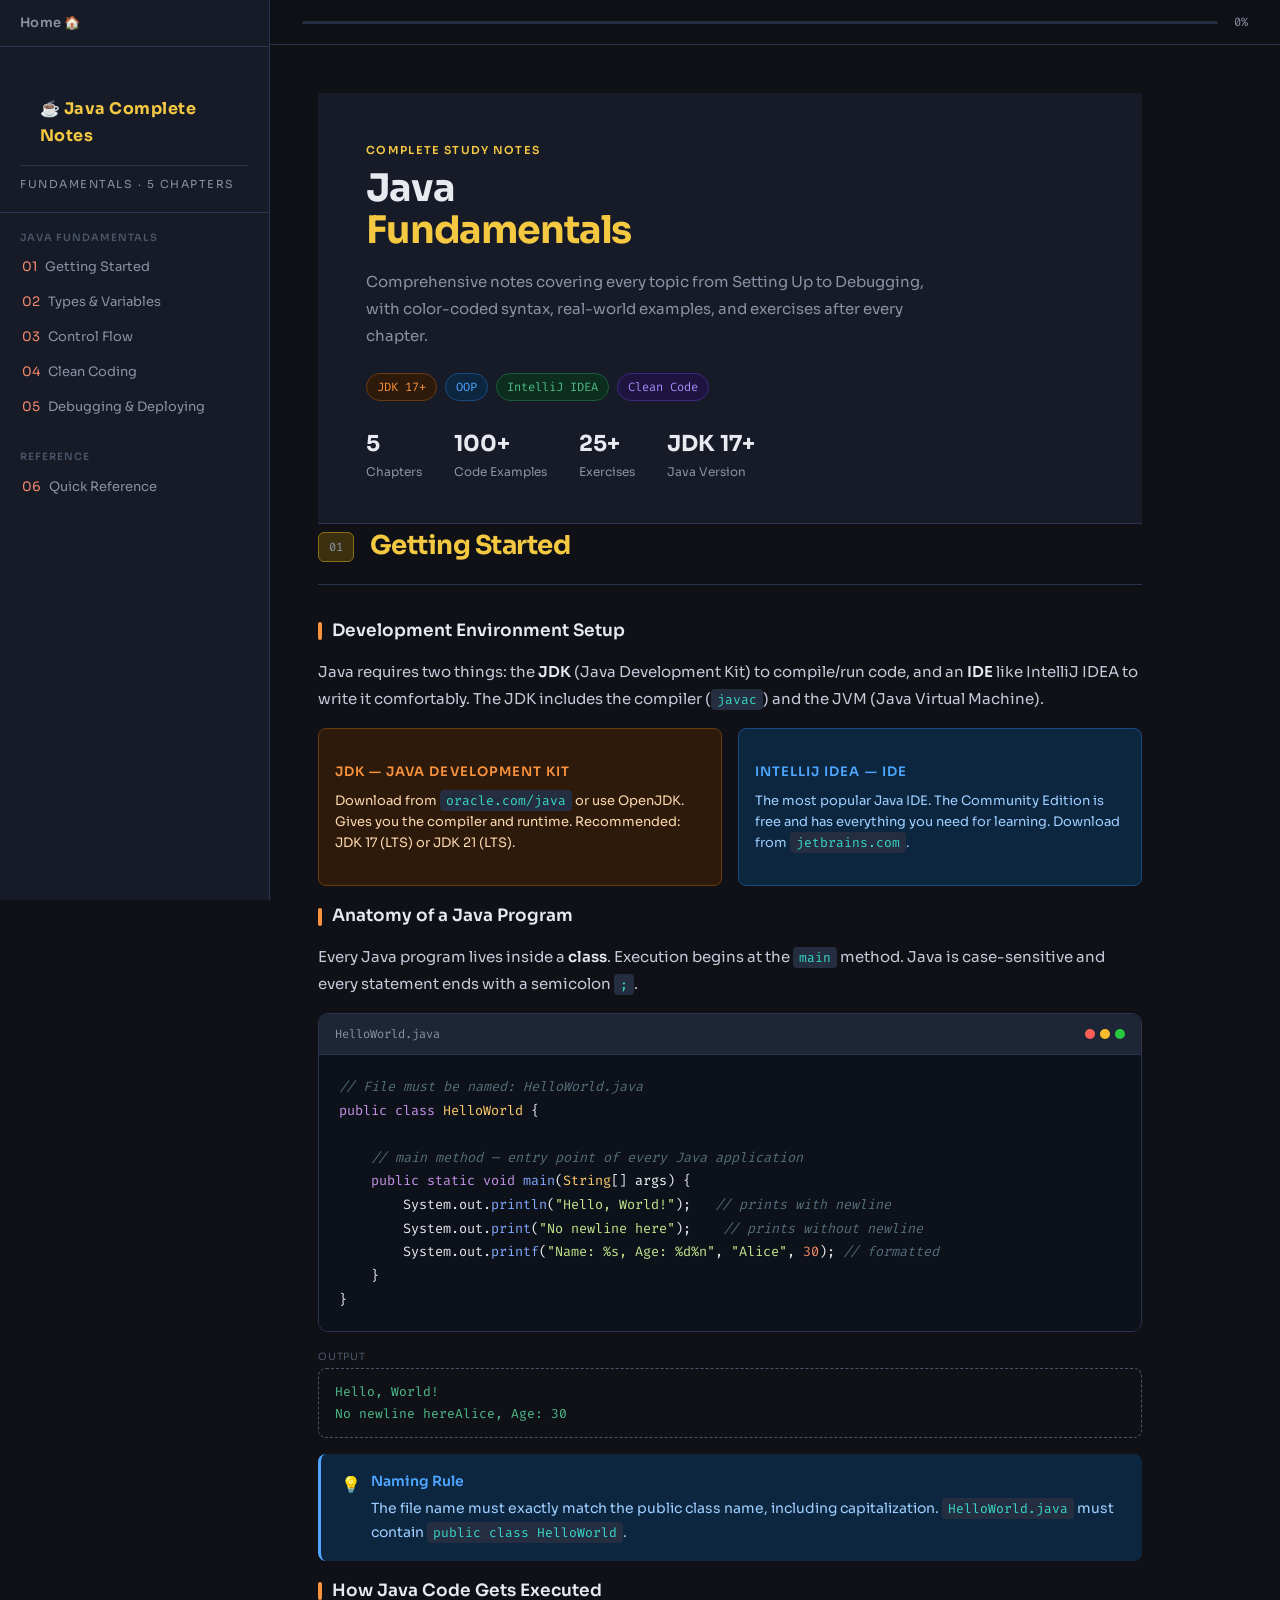
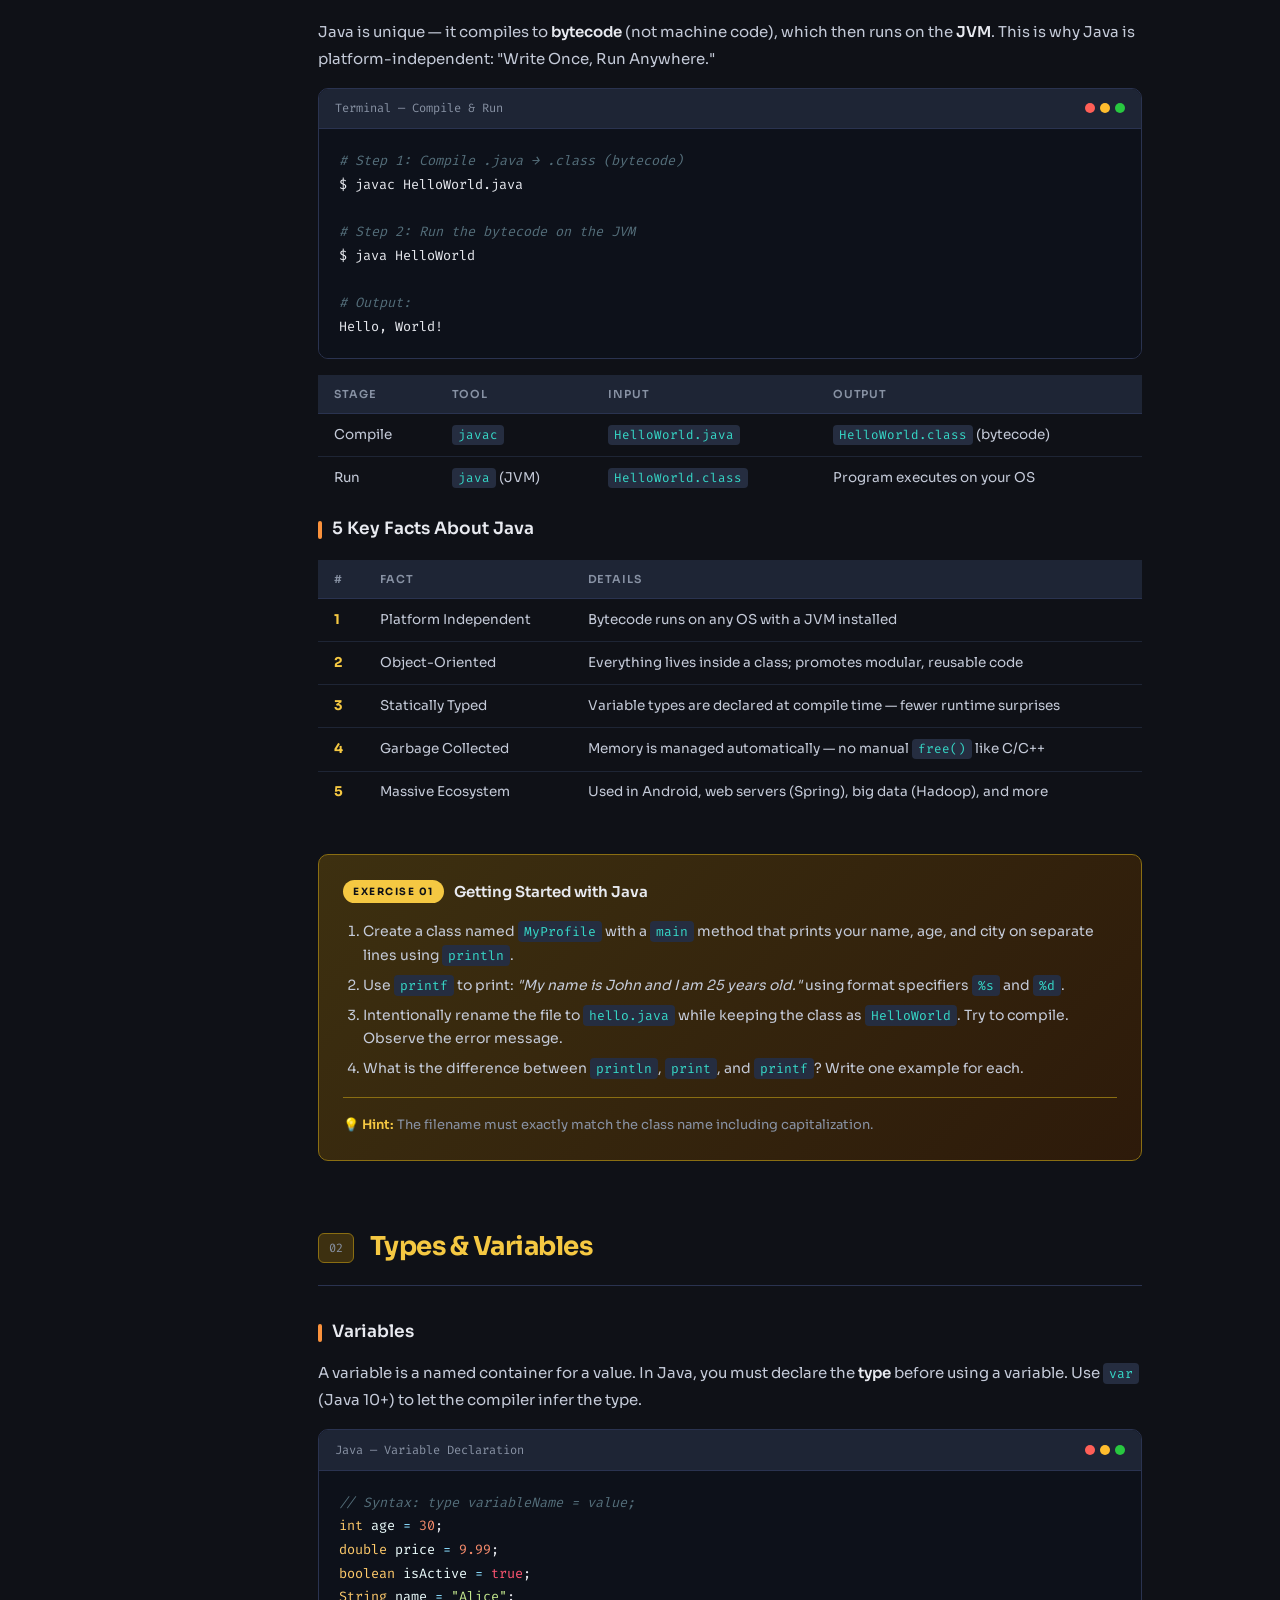
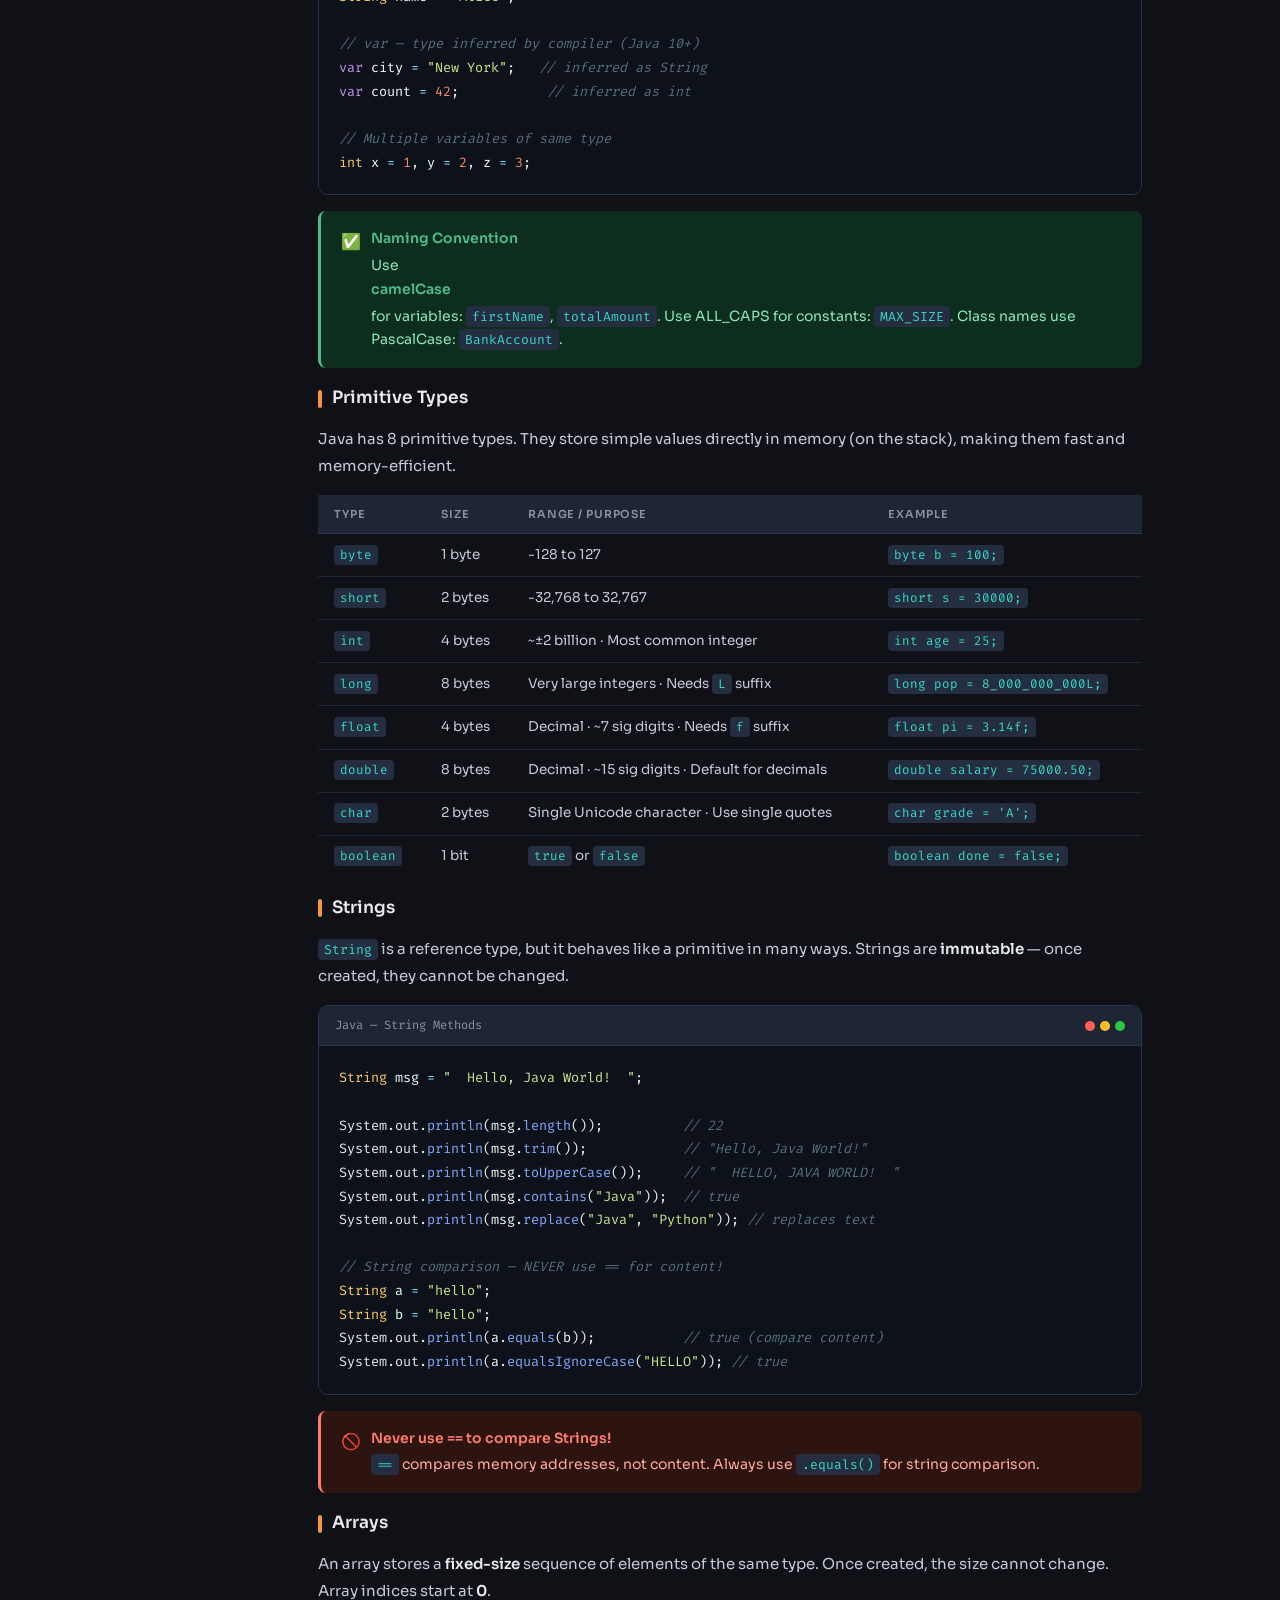
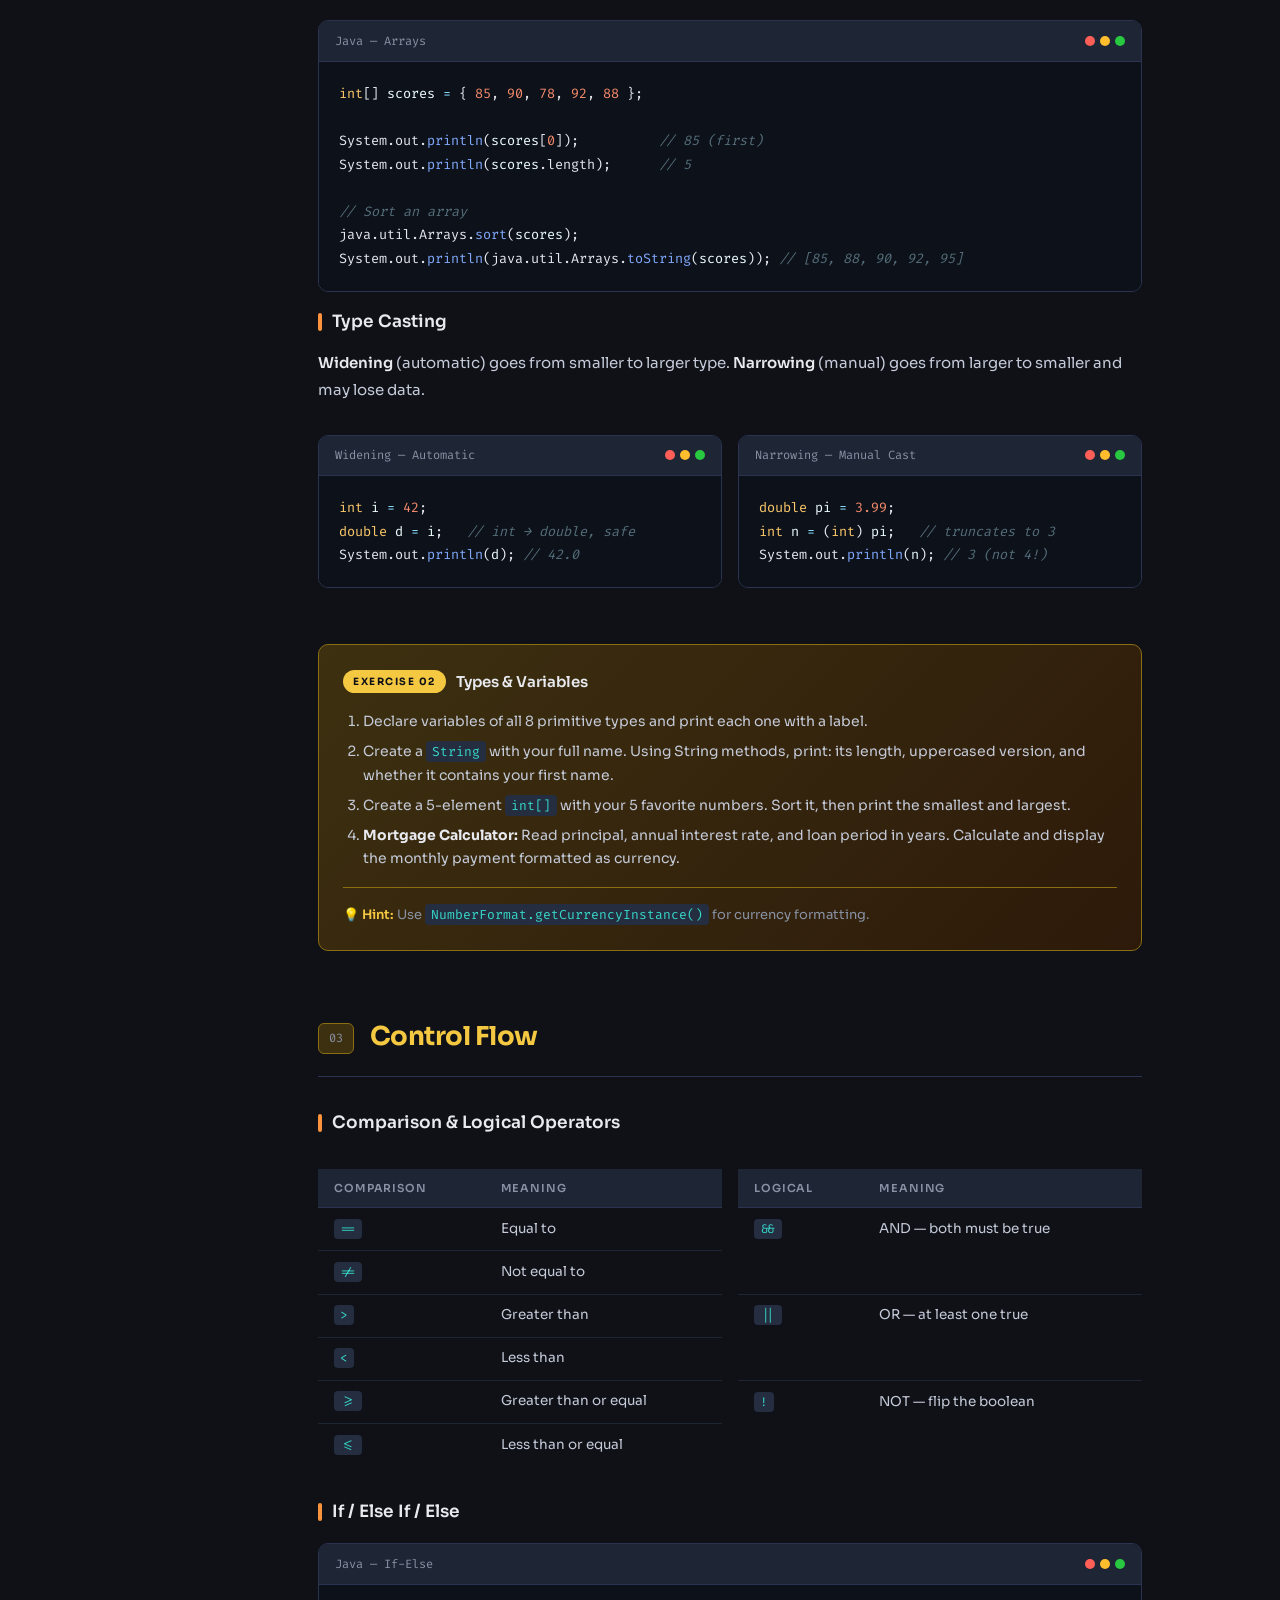
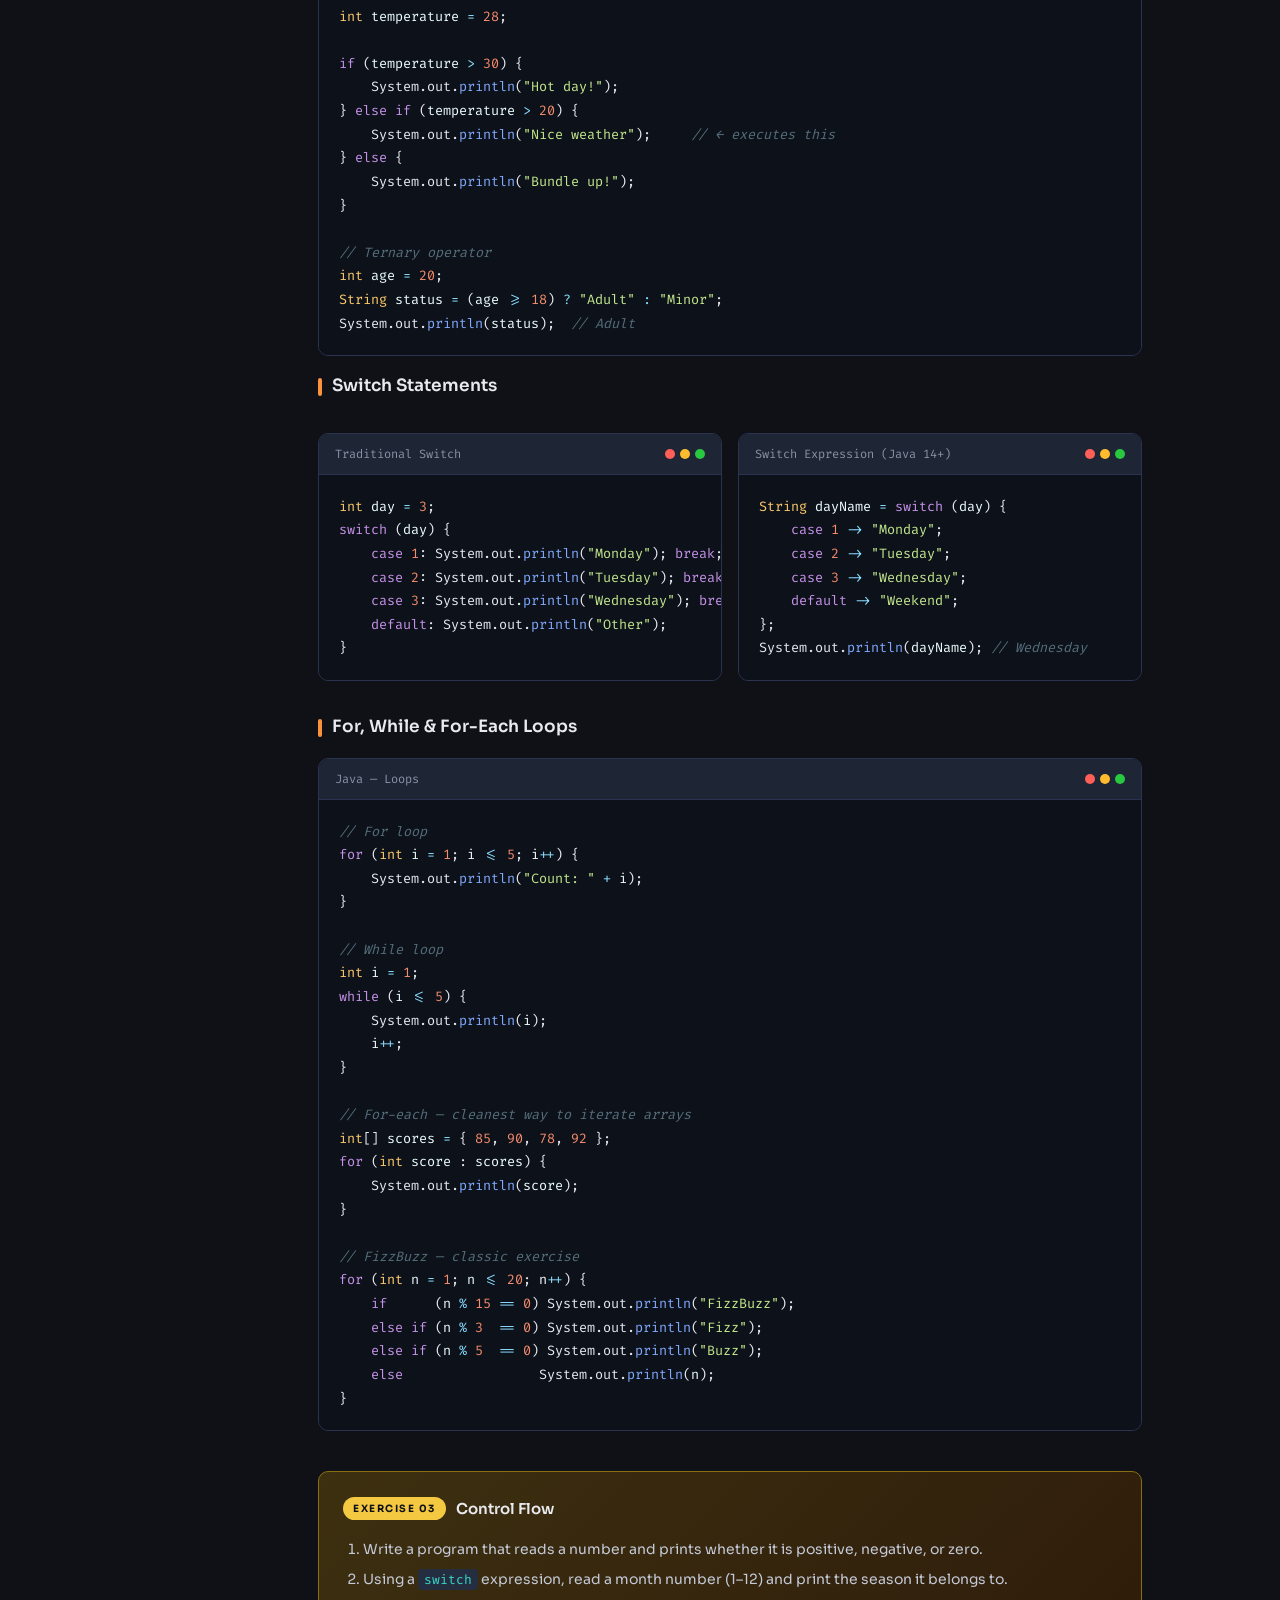
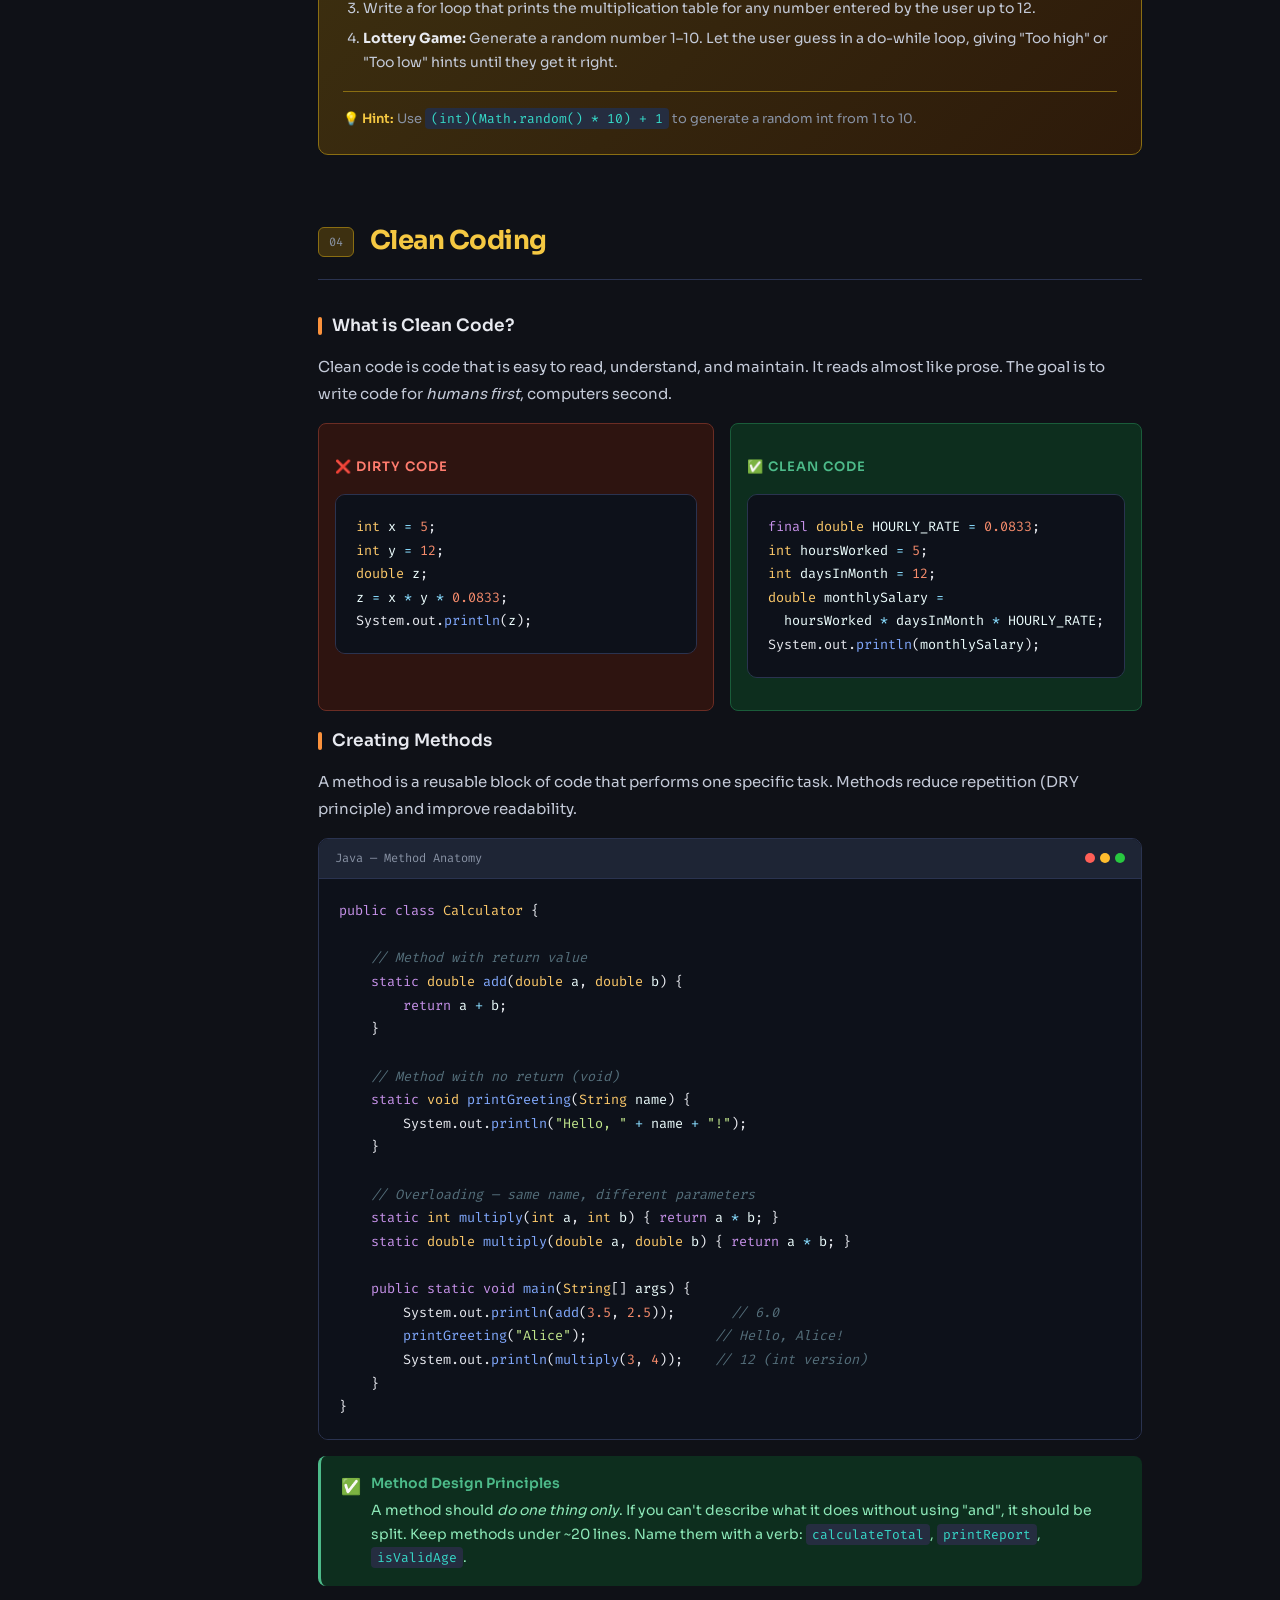
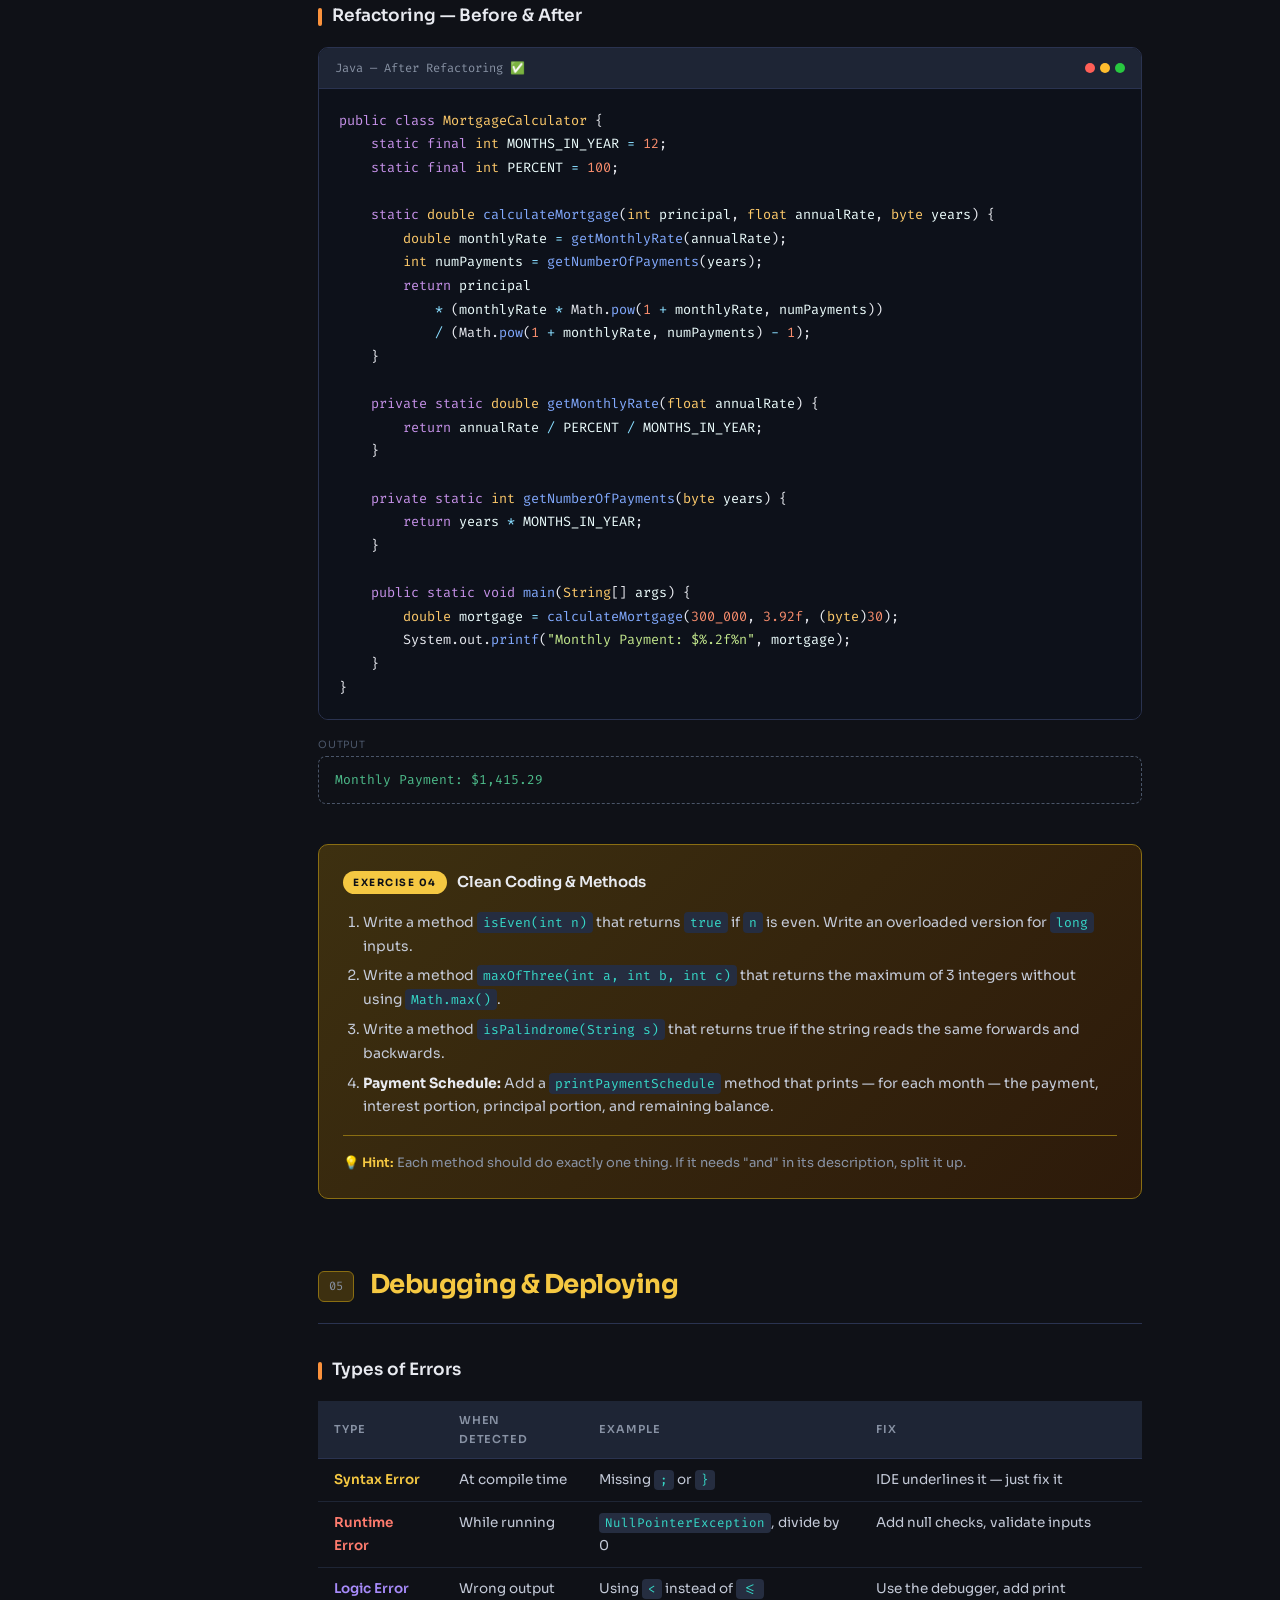
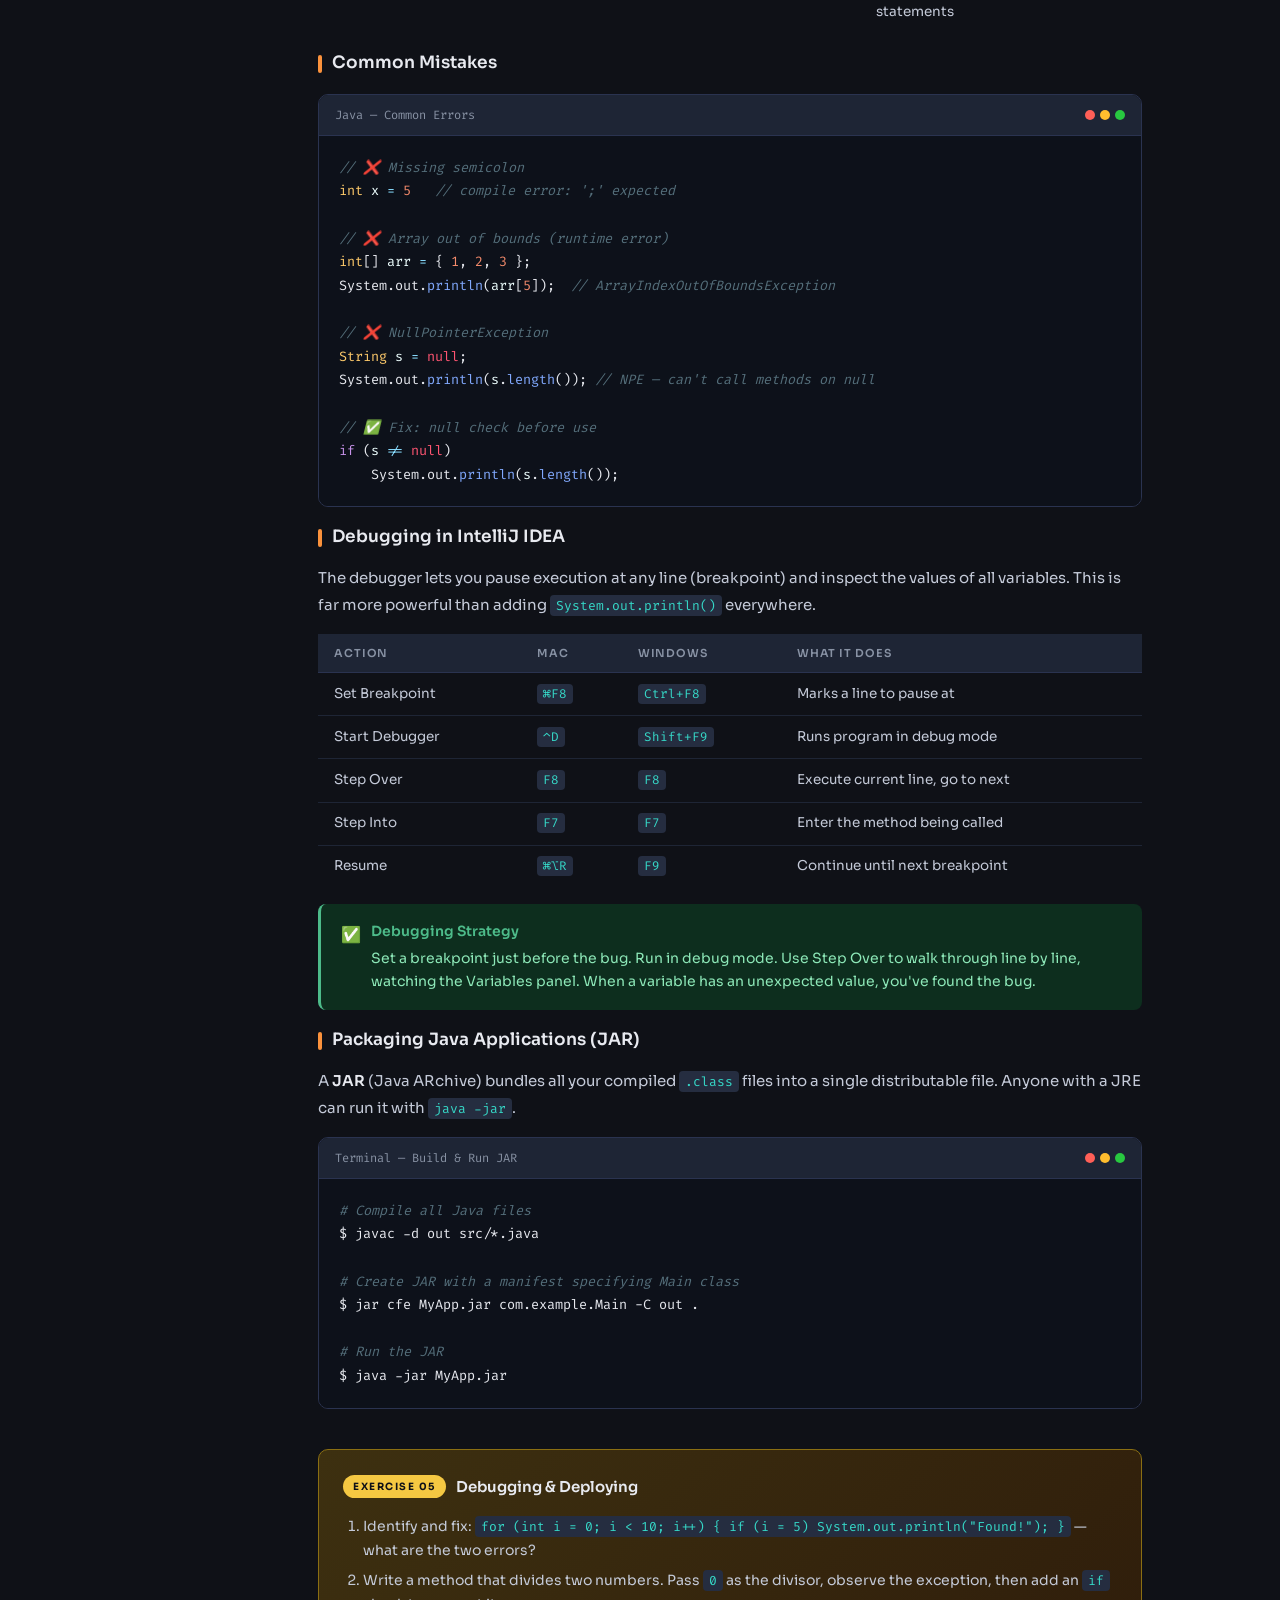
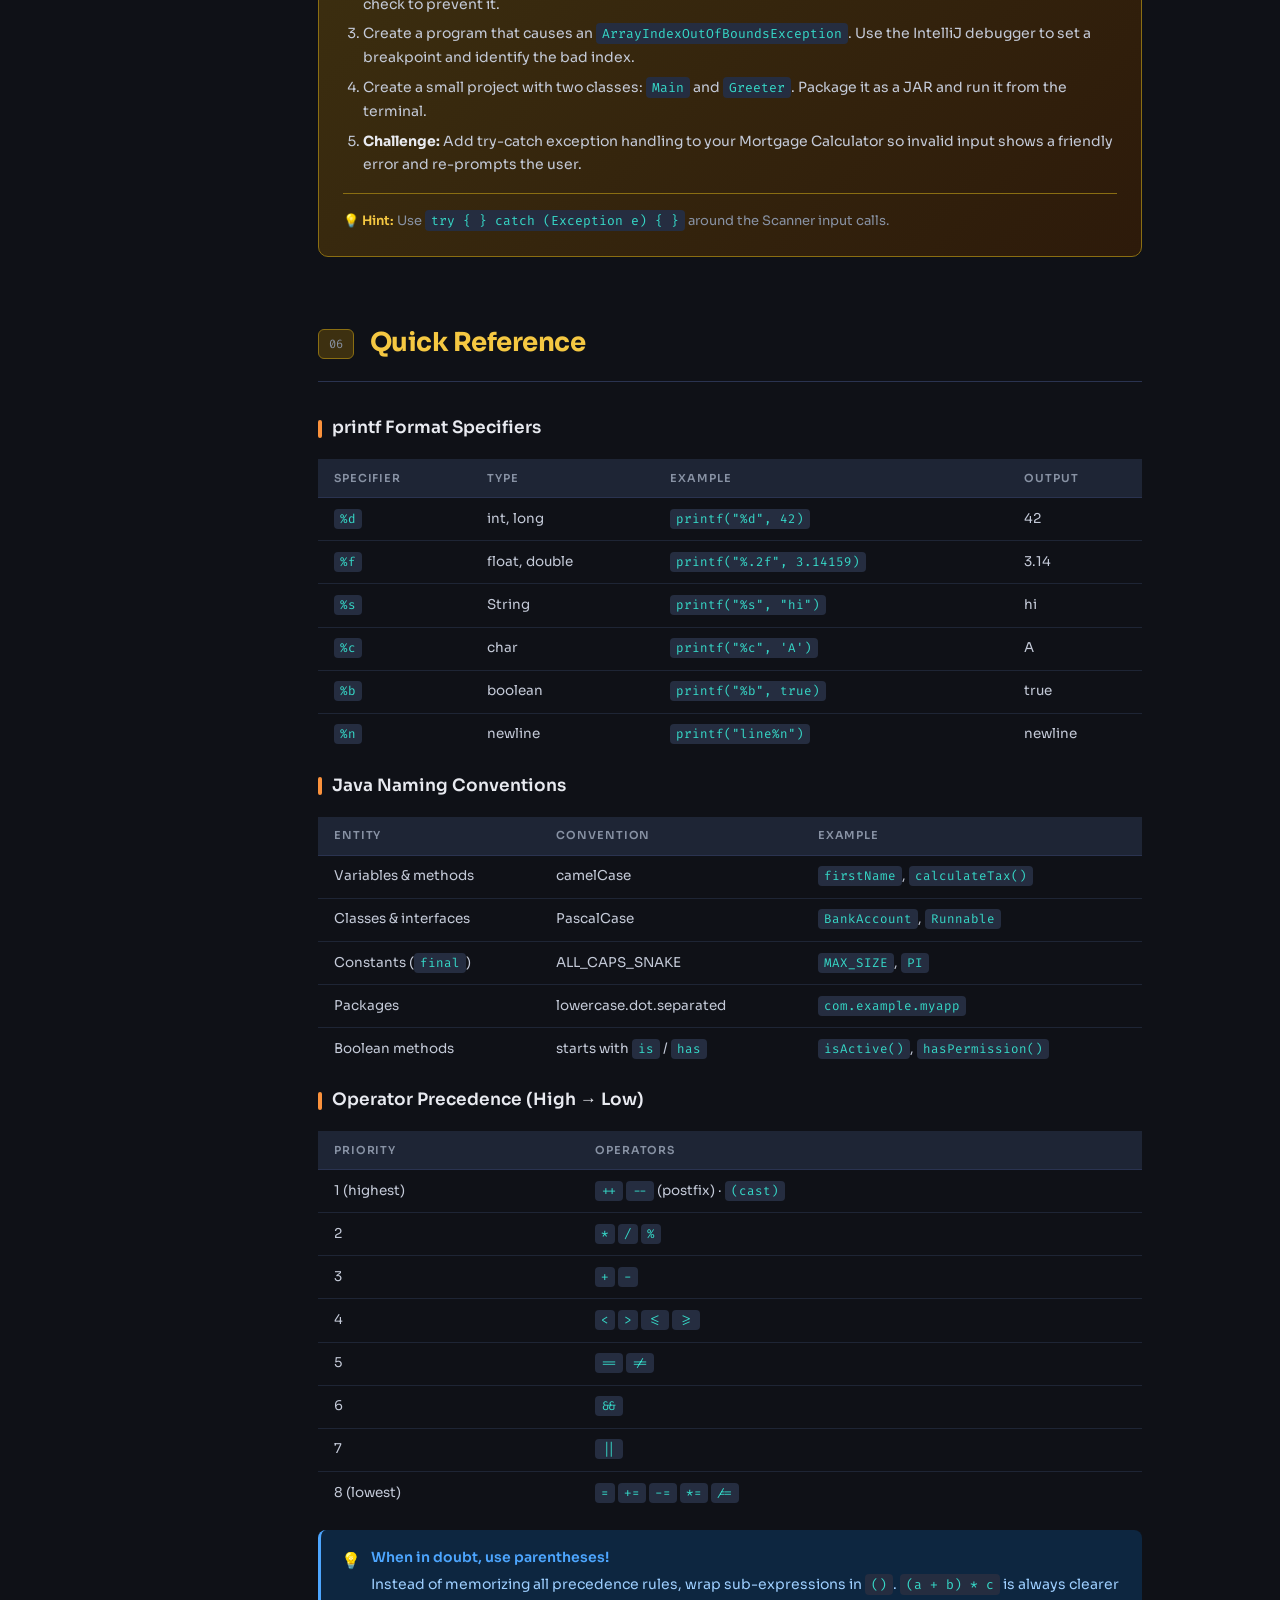
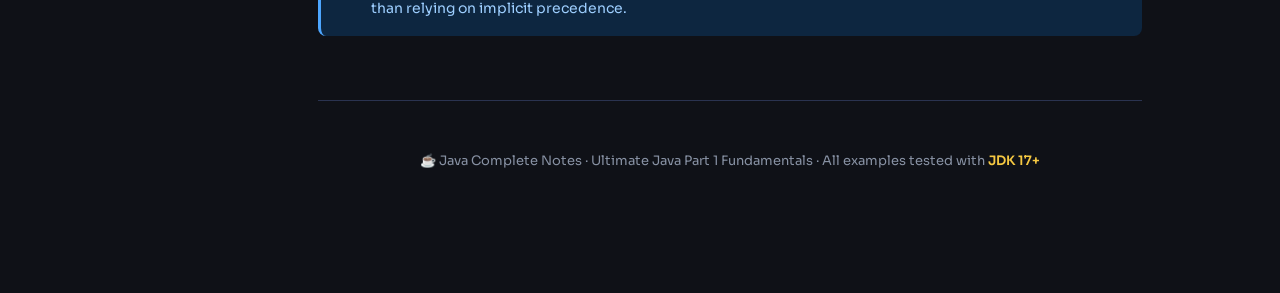
<file: Languages/Java Basics.html>
<!DOCTYPE html>
<html lang="en">
<head>
<meta charset="UTF-8">
<meta name="viewport" content="width=device-width, initial-scale=1.0">
<title>Java Complete Notes</title>
<link href="https://fonts.googleapis.com/css2?family=Fira+Code:wght@400;500&family=Sora:wght@400;500;600;700&family=Lora:ital,wght@0,400;1,400&display=swap" rel="stylesheet">
<style>

  :root {
    --bg: #0f1117;
    --bg2: #161b27;
    --bg3: #1e2535;
    --bg4: #252d40;
    --card: #1a2035;
    --border: #2a3350;
    --text: #e8eaf0;
    --muted: #8892a4;
    --dim: #4a5568;

    /* Topic colors */
    --c-yellow: #f5c842;
    --c-yellow-dim: #3d3010;
    --c-yellow-mid: #8a6e12;

    --c-blue: #4da6ff;
    --c-blue-dim: #0d2640;
    --c-blue-mid: #1a4a80;

    --c-green: #4dbb8a;
    --c-green-dim: #0d2e1e;
    --c-green-mid: #1a5c3a;

    --c-purple: #a78bfa;
    --c-purple-dim: #1e1440;
    --c-purple-mid: #3d2880;

    --c-coral: #ff7c6e;
    --c-coral-dim: #2e1410;
    --c-coral-mid: #6b2d24;

    --c-teal: #36d9c8;
    --c-teal-dim: #0a2826;
    --c-teal-mid: #155550;

    --c-pink: #f472b6;
    --c-pink-dim: #2d1025;
    --c-pink-mid: #6b2050;

    --c-orange: #fb923c;
    --c-orange-dim: #2d1a0a;
    --c-orange-mid: #6b3a10;
  }

  * { margin: 0; padding: 0; box-sizing: border-box; }

  body {
    background: var(--bg);
    color: var(--text);
    font-family: 'Sora', sans-serif;
    font-size: 15px;
    line-height: 1.7;
  }

  /* ===== SIDEBAR ===== */

    .home-btn {
  display: block;
  padding: 0.75rem 1.25rem;
  font-size: 13px;
  font-weight: 600;
  color: var(--muted);
  text-decoration: none;
  border-bottom: 1px solid var(--border);
  transition: color 0.15s;
  letter-spacing: 0.02em;
}

.home-btn:hover {
  color: var(--c-yellow);
}
  .sidebar {
    position: fixed;
    left: 0; top: 0; bottom: 0;
    width: 260px;
    background: var(--bg2);
    border-right: 1px solid var(--border);
    overflow-y: auto;
    z-index: 100;
    padding: 0 0 2rem;
  }

  .sidebar-logo {
    padding: 1.5rem 1.25rem 1rem;
    border-bottom: 1px solid var(--border);
    margin-bottom: 0.75rem;
  }

  .sidebar-logo h1 {
    font-size: 16px;
    font-weight: 700;
    color: var(--c-yellow);
    letter-spacing: 0.03em;
  }

  .sidebar-logo p {
    font-size: 11px;
    color: var(--muted);
    margin-top: 3px;
  }

  .nav-section {
    padding: 0.5rem 0;
  }

  .nav-section-title {
    font-size: 10px;
    font-weight: 600;
    text-transform: uppercase;
    letter-spacing: 0.1em;
    color: var(--dim);
    padding: 0.5rem 1.25rem 0.25rem;
  }

  .nav-item {
    display: flex;
    align-items: center;
    gap: 8px;
    padding: 0.4rem 1.25rem;
    font-size: 13px;
    color: var(--muted);
    cursor: pointer;
    border-left: 2px solid transparent;
    transition: all 0.15s;
    text-decoration: none;
  }

  .nav-item:hover { color: var(--text); background: var(--bg3); }
  .nav-item.active { color: var(--c-yellow); border-left-color: var(--c-yellow); background: var(--c-yellow-dim); }

  .nav-dot {
    width: 7px; height: 7px;
    border-radius: 50%;
    flex-shrink: 0;
  }

  /* ===== MAIN ===== */
  .main {
    margin-left: 260px;
    min-height: 100vh;
  }

  .top-bar {
    position: sticky;
    top: 0;
    background: rgba(15,17,23,0.95);
    backdrop-filter: blur(8px);
    border-bottom: 1px solid var(--border);
    padding: 0.75rem 2rem;
    display: flex;
    align-items: center;
    gap: 1rem;
    z-index: 50;
  }

  .breadcrumb {
    font-size: 12px;
    color: var(--muted);
    display: flex;
    align-items: center;
    gap: 6px;
  }

  .breadcrumb span { color: var(--text); }

  .progress-bar {
    flex: 1;
    height: 3px;
    background: var(--bg4);
    border-radius: 2px;
    overflow: hidden;
  }

  .progress-fill {
    height: 100%;
    background: linear-gradient(90deg, var(--c-yellow), var(--c-orange));
    border-radius: 2px;
    width: 0%;
    transition: width 0.3s;
  }

  /* ===== CONTENT ===== */
  .content {
    padding: 3rem 3rem 5rem;
    max-width: 920px;
  }

  /* ===== SECTION HEADER ===== */
  .section-header {
    display: flex;
    align-items: center;
    gap: 1rem;
    margin-bottom: 2rem;
    padding-bottom: 1rem;
    border-bottom: 1px solid var(--border);
  }

  .section-icon {
    width: 44px; height: 44px;
    border-radius: 10px;
    display: flex; align-items: center; justify-content: center;
    font-size: 20px;
    flex-shrink: 0;
  }

  .section-header h2 {
    font-size: 26px;
    font-weight: 700;
    letter-spacing: -0.02em;
  }

  .section-header .section-num {
    font-size: 12px;
    color: var(--muted);
    margin-top: 2px;
  }

  /* ===== TOPIC CARD ===== */
  .topic {
    margin-bottom: 2.5rem;
  }

  .topic-title {
    font-size: 17px;
    font-weight: 600;
    margin-bottom: 0.6rem;
    display: flex;
    align-items: center;
    gap: 8px;
  }

  .topic-title .tag {
    font-size: 10px;
    font-weight: 600;
    padding: 2px 8px;
    border-radius: 20px;
    text-transform: uppercase;
    letter-spacing: 0.06em;
  }

  .topic p {
    color: #c4cad8;
    margin-bottom: 1rem;
    line-height: 1.8;
  }

  /* ===== CODE BLOCKS ===== */
  .code-block {
    border-radius: 10px;
    overflow: hidden;
    margin: 1rem 0;
    border: 1px solid var(--border);
  }

  .code-header {
    display: flex;
    align-items: center;
    justify-content: space-between;
    padding: 0.6rem 1rem;
    background: var(--bg3);
    border-bottom: 1px solid var(--border);
  }

  .code-header .lang {
    font-size: 11px;
    font-weight: 600;
    text-transform: uppercase;
    letter-spacing: 0.08em;
    color: var(--muted);
  }

  .code-header .dots {
    display: flex; gap: 5px;
  }

  .code-header .dots span {
    width: 10px; height: 10px; border-radius: 50%;
  }

  .dot-r { background: #ff5f57; }
  .dot-y { background: #ffbd2e; }
  .dot-g { background: #28c840; }

  pre {
    background: #0d111a;
    padding: 1.25rem 1.25rem;
    overflow-x: auto;
    font-family: 'Fira Code', monospace;
    font-size: 13.5px;
    line-height: 1.75;
  }

  /* Syntax highlighting */
  .kw { color: #c792ea; }         /* keywords: let, const, function */
  .fn { color: #82aaff; }         /* function names */
  .str { color: #c3e88d; }        /* strings */
  .num { color: #f78c6c; }        /* numbers */
  .cmt { color: #546e7a; font-style: italic; } /* comments */
  .var { color: #eeffff; }        /* variables */
  .op { color: #89ddff; }         /* operators */
  .cls { color: #ffcb6b; }        /* class names */
  .prop { color: #f07178; }       /* properties */
  .bool { color: #ff5572; }       /* booleans */
  .type { color: #ffcb6b; }       /* types */

  /* ===== CALLOUTS ===== */
  .callout {
    border-radius: 8px;
    padding: 1rem 1.25rem;
    margin: 1rem 0;
    border-left: 3px solid;
    display: flex;
    gap: 10px;
  }

  .callout-icon { font-size: 16px; flex-shrink: 0; margin-top: 1px; }
  .callout-body { flex: 1; font-size: 14px; line-height: 1.7; }
  .callout-body strong { font-weight: 600; display: block; margin-bottom: 3px; }

  .callout-note { background: var(--c-blue-dim); border-color: var(--c-blue); }
  .callout-note .callout-icon::after { content: "💡"; }
  .callout-note .callout-body { color: #9ecfff; }
  .callout-note .callout-body strong { color: var(--c-blue); }

  .callout-warn { background: var(--c-yellow-dim); border-color: var(--c-yellow); }
  .callout-warn .callout-icon::after { content: "⚠️"; }
  .callout-warn .callout-body { color: #f0dc8a; }
  .callout-warn .callout-body strong { color: var(--c-yellow); }

  .callout-tip { background: var(--c-green-dim); border-color: var(--c-green); }
  .callout-tip .callout-icon::after { content: "✅"; }
  .callout-tip .callout-body { color: #8de8b8; }
  .callout-tip .callout-body strong { color: var(--c-green); }

  .callout-danger { background: var(--c-coral-dim); border-color: var(--c-coral); }
  .callout-danger .callout-icon::after { content: "🚫"; }
  .callout-danger .callout-body { color: #ffaa9e; }
  .callout-danger .callout-body strong { color: var(--c-coral); }

  /* ===== COMPARISON TABLE ===== */
  .compare-grid {
    display: grid;
    grid-template-columns: 1fr 1fr;
    gap: 1rem;
    margin: 1rem 0;
  }

  .compare-card {
    border-radius: 8px;
    padding: 1rem;
    border: 1px solid;
  }

  .compare-card h4 {
    font-size: 13px;
    font-weight: 600;
    margin-bottom: 0.75rem;
    text-transform: uppercase;
    letter-spacing: 0.06em;
  }

  /* ===== REFERENCE TABLE ===== */
  .ref-table {
    width: 100%;
    border-collapse: collapse;
    font-size: 13.5px;
    margin: 1rem 0;
  }

  .ref-table th {
    text-align: left;
    padding: 0.6rem 1rem;
    font-size: 11px;
    font-weight: 600;
    text-transform: uppercase;
    letter-spacing: 0.08em;
    color: var(--muted);
    background: var(--bg3);
    border-bottom: 1px solid var(--border);
  }

  .ref-table td {
    padding: 0.6rem 1rem;
    border-bottom: 1px solid var(--bg3);
    vertical-align: top;
  }

  .ref-table tr:last-child td { border-bottom: none; }
  .ref-table tr:hover td { background: var(--bg2); }

  .ref-table code {
    font-family: 'Fira Code', monospace;
    font-size: 12.5px;
    background: var(--bg4);
    padding: 2px 6px;
    border-radius: 4px;
    color: var(--c-teal);
  }

  /* ===== INLINE HIGHLIGHT ===== */
  code {
    font-family: 'Fira Code', monospace;
    font-size: 13px;
    background: var(--bg4);
    padding: 2px 6px;
    border-radius: 4px;
    color: var(--c-teal);
  }

  /* ===== EXAMPLE LABEL ===== */
  .ex-label {
    font-size: 11px;
    font-weight: 600;
    text-transform: uppercase;
    letter-spacing: 0.1em;
    padding: 3px 10px;
    border-radius: 4px;
    display: inline-block;
    margin-bottom: 0.5rem;
  }

  /* ===== PILL BADGES ===== */
  .pill {
    display: inline-block;
    font-size: 11px;
    font-weight: 600;
    padding: 2px 10px;
    border-radius: 20px;
    text-transform: uppercase;
    letter-spacing: 0.05em;
  }

  /* ===== CHAPTER DIVIDER ===== */
  .chapter {
    margin-top: 4rem;
    scroll-margin-top: 5rem;
  }

  .chapter:first-child { margin-top: 0; }

  /* ===== OUTPUT BOX ===== */
  .output-box {
    background: var(--bg);
    border: 1px dashed var(--dim);
    border-radius: 8px;
    padding: 0.75rem 1rem;
    font-family: 'Fira Code', monospace;
    font-size: 13px;
    color: var(--c-green);
    margin-top: -1px;
  }

  .output-label {
    font-size: 10px;
    color: var(--dim);
    text-transform: uppercase;
    letter-spacing: 0.08em;
    margin-bottom: 4px;
  }

  /* ===== HERO ===== */
  .hero {
    background: var(--bg2);
    border-bottom: 1px solid var(--border);
    padding: 3rem 3rem 2.5rem;
  }

  .hero-eyebrow {
    font-size: 11px;
    font-weight: 600;
    color: var(--c-yellow);
    text-transform: uppercase;
    letter-spacing: 0.12em;
    margin-bottom: 0.5rem;
  }

  .hero h1 {
    font-size: 38px;
    font-weight: 700;
    letter-spacing: -0.03em;
    line-height: 1.1;
    margin-bottom: 1rem;
  }

  .hero h1 span { color: var(--c-yellow); }

  .hero p {
    color: var(--muted);
    font-size: 15px;
    max-width: 560px;
    margin-bottom: 1.5rem;
  }

  .hero-stats {
    display: flex;
    gap: 2rem;
    flex-wrap: wrap;
  }

  .hero-stat {
    display: flex;
    flex-direction: column;
  }

  .hero-stat .val {
    font-size: 22px;
    font-weight: 700;
    color: var(--text);
  }

  .hero-stat .lbl {
    font-size: 12px;
    color: var(--muted);
  }

  /* Color theming per section */
  .theme-yellow .section-icon { background: var(--c-yellow-dim); color: var(--c-yellow); }
  .theme-yellow .section-header h2 { color: var(--c-yellow); }

  .theme-blue .section-icon { background: var(--c-blue-dim); color: var(--c-blue); }
  .theme-blue .section-header h2 { color: var(--c-blue); }

  .theme-green .section-icon { background: var(--c-green-dim); color: var(--c-green); }
  .theme-green .section-header h2 { color: var(--c-green); }

  .theme-purple .section-icon { background: var(--c-purple-dim); color: var(--c-purple); }
  .theme-purple .section-header h2 { color: var(--c-purple); }

  .theme-coral .section-icon { background: var(--c-coral-dim); color: var(--c-coral); }
  .theme-coral .section-header h2 { color: var(--c-coral); }

  .theme-teal .section-icon { background: var(--c-teal-dim); color: var(--c-teal); }
  .theme-teal .section-header h2 { color: var(--c-teal); }

  .theme-pink .section-icon { background: var(--c-pink-dim); color: var(--c-pink); }
  .theme-pink .section-header h2 { color: var(--c-pink); }

  .theme-orange .section-icon { background: var(--c-orange-dim); color: var(--c-orange); }
  .theme-orange .section-header h2 { color: var(--c-orange); }

  .nav-y { background: var(--c-yellow); }
  .nav-b { background: var(--c-blue); }
  .nav-g { background: var(--c-green); }
  .nav-p { background: var(--c-purple); }
  .nav-r { background: var(--c-coral); }
  .nav-t { background: var(--c-teal); }
  .nav-k { background: var(--c-pink); }
  .nav-o { background: var(--c-orange); }

  /* Subtle separator */
  .sep { height: 1px; background: var(--border); margin: 2rem 0; }

  /* Multi-example grid */
  .example-row { display: grid; grid-template-columns: 1fr 1fr; gap: 1rem; margin: 1rem 0; }
  @media (max-width: 700px) { .example-row { grid-template-columns: 1fr; } }

  .scrollbar-thin::-webkit-scrollbar { width: 5px; }
  .scrollbar-thin::-webkit-scrollbar-track { background: transparent; }
  .scrollbar-thin::-webkit-scrollbar-thumb { background: var(--border); border-radius: 3px; }

  /* ===== REACT-TS SPECIFIC ===== */

  /* Sidebar structure override (react-ts uses #sidebar not .sidebar) */
  #sidebar {
    position: fixed;
    top: 0; left: 0;
    width: 270px;
    height: 100vh;
    background: var(--bg2);
    border-right: 1px solid var(--border);
    overflow-y: auto;
    z-index: 100;
    padding-bottom: 40px;
  }
  #sidebar::-webkit-scrollbar { width: 5px; }
  #sidebar::-webkit-scrollbar-thumb { background: var(--border); border-radius: 3px; }

  .sidebar-header {
    padding: 1.5rem 1.25rem 1rem;
    border-bottom: 1px solid var(--border);
    position: sticky; top: 0;
    background: var(--bg2);
    z-index: 1;
  }
  .sidebar-logo { font-size: 16px; font-weight: 700; color: var(--c-yellow); letter-spacing: 0.03em; display: block; margin-bottom: 4px; }
  .sidebar-sub { font-size: 11px; color: var(--muted); text-transform: uppercase; letter-spacing: 1.5px; }

  #main { margin-left: 270px; min-height: 100vh; }

  .progress-text { font-size: 12px; color: var(--muted); font-family: 'Fira Code', monospace; white-space: nowrap; }

  /* ===== SECTIONS ===== */
  .section { margin-bottom: 4rem; scroll-margin-top: 5rem; }

  .section-num {
    font-family: 'Fira Code', monospace;
    font-size: 12px;
    color: var(--c-yellow);
    background: var(--c-yellow-dim);
    border: 1px solid var(--c-yellow-mid);
    padding: 4px 10px;
    border-radius: 6px;
    white-space: nowrap;
  }
  .section h2 { font-size: 26px; font-weight: 700; letter-spacing: -0.02em; color: var(--c-yellow); }

  .subsection { margin-bottom: 2.5rem; }
  .subsection h3 {
    font-size: 17px;
    font-weight: 600;
    color: var(--text);
    margin-bottom: 0.75rem;
    display: flex;
    align-items: center;
    gap: 10px;
  }
  .subsection h3::before {
    content: '';
    display: block;
    width: 4px; height: 18px;
    background: var(--c-orange);
    border-radius: 2px;
    flex-shrink: 0;
  }
  .subsection h4 { font-size: 13px; font-weight: 600; color: var(--c-teal); margin: 1rem 0 0.5rem; text-transform: uppercase; letter-spacing: 0.08em; }

  p { color: #c4cad8; margin-bottom: 1rem; line-height: 1.8; }
  p strong { color: var(--text); font-weight: 600; }

  /* ===== CONCEPT GRID ===== */
  .concept-grid { display: grid; grid-template-columns: repeat(2, 1fr); gap: 14px; margin: 1rem 0; }
  .concept-card { background: var(--bg3); border: 1px solid var(--border); border-radius: 10px; padding: 1rem; }
  .concept-card-title { font-family: 'Fira Code', monospace; font-size: 13px; color: var(--c-yellow); font-weight: 600; margin-bottom: 8px; }
  .concept-card p { font-size: 13px; margin-bottom: 0; color: var(--muted); }

  /* ===== FEATURE LIST ===== */
  .feature-list { list-style: none; padding: 0; margin: 0.75rem 0; }
  .feature-list li { color: #c4cad8; padding: 4px 0 4px 20px; position: relative; font-size: 14px; }
  .feature-list li::before { content: '▸'; position: absolute; left: 0; color: var(--c-yellow); font-size: 11px; top: 6px; }

  /* ===== COMPARE TABLE ===== */
  .compare-table { width: 100%; border-collapse: collapse; margin: 1rem 0; font-size: 13.5px; }
  .compare-table th { background: var(--bg3); color: var(--muted); font-weight: 600; padding: 0.6rem 1rem; text-align: left; border-bottom: 1px solid var(--border); font-size: 11px; text-transform: uppercase; letter-spacing: 0.08em; }
  .compare-table td { padding: 0.6rem 1rem; border-bottom: 1px solid var(--bg3); color: #c4cad8; vertical-align: top; }
  .compare-table tr:last-child td { border-bottom: none; }
  .compare-table tr:hover td { background: var(--bg2); }
  .compare-table code { font-family: 'Fira Code', monospace; font-size: 12.5px; background: var(--bg4); padding: 2px 6px; border-radius: 4px; color: var(--c-teal); }

  /* ===== HERO ===== */
  .hero-badge { display: none; } /* replaced by hero-eyebrow */
  .hero-tags { display: flex; flex-wrap: wrap; gap: 8px; margin-top: 1.5rem; }
  .tag-blue   { background: var(--c-blue-dim);   color: var(--c-blue);   border: 1px solid var(--c-blue-mid);   font-size: 12px; padding: 3px 10px; border-radius: 99px; font-family: 'Fira Code', monospace; }
  .tag-purple { background: var(--c-purple-dim); color: var(--c-purple); border: 1px solid var(--c-purple-mid); font-size: 12px; padding: 3px 10px; border-radius: 99px; font-family: 'Fira Code', monospace; }
  .tag-green  { background: var(--c-green-dim);  color: var(--c-green);  border: 1px solid var(--c-green-mid);  font-size: 12px; padding: 3px 10px; border-radius: 99px; font-family: 'Fira Code', monospace; }
  .tag-orange { background: var(--c-orange-dim); color: var(--c-orange); border: 1px solid var(--c-orange-mid); font-size: 12px; padding: 3px 10px; border-radius: 99px; font-family: 'Fira Code', monospace; }

  /* ===== CALLOUTS (react-ts uses callout-info/err not note/danger) ===== */
  .callout-icon { font-size: 16px; flex-shrink: 0; margin-top: 1px; }
  .callout-title { font-size: 13px; font-weight: 600; display: block; margin-bottom: 3px; }
  .callout-body p { margin-bottom: 0; font-size: 13.5px; }

  .callout-info { background: var(--c-blue-dim); border-left: 3px solid var(--c-blue); border-radius: 8px; }
  .callout-info .callout-title { color: var(--c-blue); }
  .callout-info .callout-body { color: #9ecfff; }

  .callout-tip { background: var(--c-green-dim); border-left: 3px solid var(--c-green); border-radius: 8px; }
  .callout-tip .callout-title { color: var(--c-green); }
  .callout-tip .callout-body { color: #8de8b8; }

  .callout-warn { background: var(--c-yellow-dim); border-left: 3px solid var(--c-yellow); border-radius: 8px; }
  .callout-warn .callout-title { color: var(--c-yellow); }
  .callout-warn .callout-body { color: #f0dc8a; }

  .callout-err { background: var(--c-coral-dim); border-left: 3px solid var(--c-coral); border-radius: 8px; }
  .callout-err .callout-title { color: var(--c-coral); }
  .callout-err .callout-body { color: #ffaa9e; }

  /* ===== EXERCISE BLOCKS ===== */
  .exercise {
    background: linear-gradient(135deg, var(--c-yellow-dim), var(--c-orange-dim));
    border: 1px solid var(--c-yellow-mid);
    border-radius: 10px;
    padding: 1.5rem;
    margin: 1.75rem 0;
  }
  .exercise-header { display: flex; align-items: center; gap: 10px; margin-bottom: 1rem; }
  .exercise-badge { background: var(--c-yellow); color: #0f1117; font-size: 10px; font-weight: 700; text-transform: uppercase; letter-spacing: 1.5px; padding: 3px 10px; border-radius: 99px; }
  .exercise-title { font-size: 15px; font-weight: 600; color: var(--text); }
  .exercise ol { padding-left: 1.25rem; }
  .exercise li { color: #c4cad8; margin-bottom: 6px; font-size: 14px; }
  .exercise li strong { color: var(--text); }
  .exercise-hint { margin-top: 1rem; padding-top: 1rem; border-top: 1px solid var(--c-yellow-mid); font-size: 13px; color: var(--muted); }
  .exercise-hint span { color: var(--c-yellow); font-weight: 600; }

  /* ===== TOPIC DIVIDER ===== */
  .topic-divider { height: 1px; background: var(--border); margin: 2.5rem 0; }

  /* ===== SCROLL TOP ===== */
  #scrollTop {
    position: fixed; bottom: 32px; right: 32px;
    background: var(--c-yellow); color: #0f1117;
    border: none; width: 40px; height: 40px; border-radius: 50%;
    font-size: 16px; cursor: pointer; display: none;
    align-items: center; justify-content: center; z-index: 200;
    font-weight: 700;
  }
  #scrollTop:hover { background: var(--c-orange); }

  /* ===== SYNTAX: extra tokens not in js-notes ===== */
  .cm   { color: #546e7a; font-style: italic; }
  .tp   { color: #ffcb6b; }
  .jsx  { color: #4dd0e1; }
  .attr { color: #ffcb6b; }
  .code-filename { font-family: 'Fira Code', monospace; font-size: 12px; color: var(--muted); display: flex; align-items: center; gap: 8px; }
</style>
</head>
<body>

<!-- Sidebar -->
<nav id="sidebar">

  <a href="/" class="home-btn">Home 🏠</a> 
  <div class="sidebar-header">
    <span class="sidebar-logo">☕ Java Complete Notes</span>
    <span class="sidebar-sub">Fundamentals · 5 Chapters</span>
  </div>

  <div class="nav-section">
    <div class="nav-section-title">Java Fundamentals</div>
    <a href="#s1" class="nav-item active"><span class="num">01</span>Getting Started</a>
    <a href="#s2" class="nav-item"><span class="num">02</span>Types &amp; Variables</a>
    <a href="#s3" class="nav-item"><span class="num">03</span>Control Flow</a>
    <a href="#s4" class="nav-item"><span class="num">04</span>Clean Coding</a>
    <a href="#s5" class="nav-item"><span class="num">05</span>Debugging &amp; Deploying</a>
  </div>

  <div class="nav-section">
    <div class="nav-section-title">Reference</div>
    <a href="#s6" class="nav-item"><span class="num">06</span>Quick Reference</a>
  </div>
</nav>

<!-- Main -->
<div id="main">
  <div class="top-bar">
    <div class="progress-bar"><div class="progress-fill" id="progressFill"></div></div>
    <span class="progress-text" id="progressText">0%</span>
  </div>

  <div class="content">

    <!-- HERO -->
    <div class="hero">
      <div class="hero-eyebrow">Complete Study Notes</div>
      <h1>Java<br><span>Fundamentals</span></h1>
      <p>Comprehensive notes covering every topic from Setting Up to Debugging, with color-coded syntax, real-world examples, and exercises after every chapter.</p>
      <div class="hero-tags">
        <span class="tag tag-orange">JDK 17+</span>
        <span class="tag tag-blue">OOP</span>
        <span class="tag tag-green">IntelliJ IDEA</span>
        <span class="tag tag-purple">Clean Code</span>
      </div>
      <div class="hero-stats" style="margin-top:1.5rem;">
        <div class="hero-stat"><span class="val">5</span><span class="lbl">Chapters</span></div>
        <div class="hero-stat"><span class="val">100+</span><span class="lbl">Code Examples</span></div>
        <div class="hero-stat"><span class="val">25+</span><span class="lbl">Exercises</span></div>
        <div class="hero-stat"><span class="val">JDK 17+</span><span class="lbl">Java Version</span></div>
      </div>
    </div>

    <!-- SECTION 1: GETTING STARTED -->
    <div class="section" id="s1">
      <div class="section-header">
        <span class="section-num">01</span>
        <h2>Getting Started</h2>
      </div>

      <div class="subsection">
        <h3>Development Environment Setup</h3>
        <p>Java requires two things: the <strong>JDK</strong> (Java Development Kit) to compile/run code, and an <strong>IDE</strong> like IntelliJ IDEA to write it comfortably. The JDK includes the compiler (<code>javac</code>) and the JVM (Java Virtual Machine).</p>
        <div class="compare-grid">
          <div class="compare-card" style="background:var(--c-orange-dim);border-color:var(--c-orange-mid);">
            <h4 style="color:var(--c-orange);">JDK — Java Development Kit</h4>
            <p style="font-size:13px;color:#fcd8b0;line-height:1.6;">Download from <code>oracle.com/java</code> or use OpenJDK. Gives you the compiler and runtime. Recommended: JDK 17 (LTS) or JDK 21 (LTS).</p>
          </div>
          <div class="compare-card" style="background:var(--c-blue-dim);border-color:var(--c-blue-mid);">
            <h4 style="color:var(--c-blue);">IntelliJ IDEA — IDE</h4>
            <p style="font-size:13px;color:#9ecfff;line-height:1.6;">The most popular Java IDE. The Community Edition is free and has everything you need for learning. Download from <code>jetbrains.com</code>.</p>
          </div>
        </div>

        <h3>Anatomy of a Java Program</h3>
        <p>Every Java program lives inside a <strong>class</strong>. Execution begins at the <code>main</code> method. Java is case-sensitive and every statement ends with a semicolon <code>;</code>.</p>
        <div class="code-block">
          <div class="code-header"><span class="code-filename">HelloWorld.java</span><div class="dots"><span class="dot-r"></span><span class="dot-y"></span><span class="dot-g"></span></div></div>
          <pre><span class="cmt">// File must be named: HelloWorld.java</span>
<span class="kw">public class</span> <span class="cls">HelloWorld</span> {

    <span class="cmt">// main method — entry point of every Java application</span>
    <span class="kw">public static void</span> <span class="fn">main</span>(<span class="cls">String</span>[] <span class="var">args</span>) {
        System.out.<span class="fn">println</span>(<span class="str">"Hello, World!"</span>);   <span class="cmt">// prints with newline</span>
        System.out.<span class="fn">print</span>(<span class="str">"No newline here"</span>);    <span class="cmt">// prints without newline</span>
        System.out.<span class="fn">printf</span>(<span class="str">"Name: %s, Age: %d%n"</span>, <span class="str">"Alice"</span>, <span class="num">30</span>); <span class="cmt">// formatted</span>
    }
}</pre>
        </div>
        <div class="output-label">Output</div>
        <div class="output-box">Hello, World!<br>No newline hereAlice, Age: 30</div>
        <div class="callout callout-note"><div class="callout-icon"></div><div class="callout-body"><strong>Naming Rule</strong>The file name must exactly match the public class name, including capitalization. <code>HelloWorld.java</code> must contain <code>public class HelloWorld</code>.</div></div>

        <h3>How Java Code Gets Executed</h3>
        <p>Java is unique — it compiles to <strong>bytecode</strong> (not machine code), which then runs on the <strong>JVM</strong>. This is why Java is platform-independent: "Write Once, Run Anywhere."</p>
        <div class="code-block">
          <div class="code-header"><span class="code-filename">Terminal — Compile &amp; Run</span><div class="dots"><span class="dot-r"></span><span class="dot-y"></span><span class="dot-g"></span></div></div>
          <pre><span class="cmt"># Step 1: Compile .java → .class (bytecode)</span>
$ javac HelloWorld.java

<span class="cmt"># Step 2: Run the bytecode on the JVM</span>
$ java HelloWorld

<span class="cmt"># Output:</span>
Hello, World!</pre>
        </div>
        <table class="compare-table">
          <thead><tr><th>Stage</th><th>Tool</th><th>Input</th><th>Output</th></tr></thead>
          <tbody>
            <tr><td>Compile</td><td><code>javac</code></td><td><code>HelloWorld.java</code></td><td><code>HelloWorld.class</code> (bytecode)</td></tr>
            <tr><td>Run</td><td><code>java</code> (JVM)</td><td><code>HelloWorld.class</code></td><td>Program executes on your OS</td></tr>
          </tbody>
        </table>

        <h3>5 Key Facts About Java</h3>
        <table class="compare-table">
          <thead><tr><th>#</th><th>Fact</th><th>Details</th></tr></thead>
          <tbody>
            <tr><td style="color:var(--c-yellow);font-weight:700;">1</td><td>Platform Independent</td><td>Bytecode runs on any OS with a JVM installed</td></tr>
            <tr><td style="color:var(--c-yellow);font-weight:700;">2</td><td>Object-Oriented</td><td>Everything lives inside a class; promotes modular, reusable code</td></tr>
            <tr><td style="color:var(--c-yellow);font-weight:700;">3</td><td>Statically Typed</td><td>Variable types are declared at compile time — fewer runtime surprises</td></tr>
            <tr><td style="color:var(--c-yellow);font-weight:700;">4</td><td>Garbage Collected</td><td>Memory is managed automatically — no manual <code>free()</code> like C/C++</td></tr>
            <tr><td style="color:var(--c-yellow);font-weight:700;">5</td><td>Massive Ecosystem</td><td>Used in Android, web servers (Spring), big data (Hadoop), and more</td></tr>
          </tbody>
        </table>
      </div>

      <div class="exercise">
        <div class="exercise-header">
          <span class="exercise-badge">Exercise 01</span>
          <span class="exercise-title">Getting Started with Java</span>
        </div>
        <ol>
          <li>Create a class named <code>MyProfile</code> with a <code>main</code> method that prints your name, age, and city on separate lines using <code>println</code>.</li>
          <li>Use <code>printf</code> to print: <em>"My name is John and I am 25 years old."</em> using format specifiers <code>%s</code> and <code>%d</code>.</li>
          <li>Intentionally rename the file to <code>hello.java</code> while keeping the class as <code>HelloWorld</code>. Try to compile. Observe the error message.</li>
          <li>What is the difference between <code>println</code>, <code>print</code>, and <code>printf</code>? Write one example for each.</li>
        </ol>
        <div class="exercise-hint"><span>💡 Hint:</span> The filename must exactly match the class name including capitalization.</div>
      </div>
    </div>

    <!-- SECTION 2: TYPES & VARIABLES -->
    <div class="section" id="s2">
      <div class="section-header">
        <span class="section-num">02</span>
        <h2>Types &amp; Variables</h2>
      </div>

      <div class="subsection">
        <h3>Variables</h3>
        <p>A variable is a named container for a value. In Java, you must declare the <strong>type</strong> before using a variable. Use <code>var</code> (Java 10+) to let the compiler infer the type.</p>
        <div class="code-block">
          <div class="code-header"><span class="code-filename">Java — Variable Declaration</span><div class="dots"><span class="dot-r"></span><span class="dot-y"></span><span class="dot-g"></span></div></div>
          <pre><span class="cmt">// Syntax: type variableName = value;</span>
<span class="tp">int</span> <span class="var">age</span> <span class="op">=</span> <span class="num">30</span>;
<span class="tp">double</span> <span class="var">price</span> <span class="op">=</span> <span class="num">9.99</span>;
<span class="tp">boolean</span> <span class="var">isActive</span> <span class="op">=</span> <span class="bool">true</span>;
<span class="cls">String</span> <span class="var">name</span> <span class="op">=</span> <span class="str">"Alice"</span>;

<span class="cmt">// var — type inferred by compiler (Java 10+)</span>
<span class="kw">var</span> <span class="var">city</span> <span class="op">=</span> <span class="str">"New York"</span>;   <span class="cmt">// inferred as String</span>
<span class="kw">var</span> <span class="var">count</span> <span class="op">=</span> <span class="num">42</span>;           <span class="cmt">// inferred as int</span>

<span class="cmt">// Multiple variables of same type</span>
<span class="tp">int</span> <span class="var">x</span> <span class="op">=</span> <span class="num">1</span>, <span class="var">y</span> <span class="op">=</span> <span class="num">2</span>, <span class="var">z</span> <span class="op">=</span> <span class="num">3</span>;</pre>
        </div>
        <div class="callout callout-tip"><div class="callout-icon"></div><div class="callout-body"><strong>Naming Convention</strong>Use <strong>camelCase</strong> for variables: <code>firstName</code>, <code>totalAmount</code>. Use ALL_CAPS for constants: <code>MAX_SIZE</code>. Class names use PascalCase: <code>BankAccount</code>.</div></div>

        <h3>Primitive Types</h3>
        <p>Java has 8 primitive types. They store simple values directly in memory (on the stack), making them fast and memory-efficient.</p>
        <table class="compare-table">
          <thead><tr><th>Type</th><th>Size</th><th>Range / Purpose</th><th>Example</th></tr></thead>
          <tbody>
            <tr><td><code>byte</code></td><td>1 byte</td><td>-128 to 127</td><td><code>byte b = 100;</code></td></tr>
            <tr><td><code>short</code></td><td>2 bytes</td><td>-32,768 to 32,767</td><td><code>short s = 30000;</code></td></tr>
            <tr><td><code>int</code></td><td>4 bytes</td><td>~±2 billion · Most common integer</td><td><code>int age = 25;</code></td></tr>
            <tr><td><code>long</code></td><td>8 bytes</td><td>Very large integers · Needs <code>L</code> suffix</td><td><code>long pop = 8_000_000_000L;</code></td></tr>
            <tr><td><code>float</code></td><td>4 bytes</td><td>Decimal · ~7 sig digits · Needs <code>f</code> suffix</td><td><code>float pi = 3.14f;</code></td></tr>
            <tr><td><code>double</code></td><td>8 bytes</td><td>Decimal · ~15 sig digits · Default for decimals</td><td><code>double salary = 75000.50;</code></td></tr>
            <tr><td><code>char</code></td><td>2 bytes</td><td>Single Unicode character · Use single quotes</td><td><code>char grade = 'A';</code></td></tr>
            <tr><td><code>boolean</code></td><td>1 bit</td><td><code>true</code> or <code>false</code></td><td><code>boolean done = false;</code></td></tr>
          </tbody>
        </table>

        <h3>Strings</h3>
        <p><code>String</code> is a reference type, but it behaves like a primitive in many ways. Strings are <strong>immutable</strong> — once created, they cannot be changed.</p>
        <div class="code-block">
          <div class="code-header"><span class="code-filename">Java — String Methods</span><div class="dots"><span class="dot-r"></span><span class="dot-y"></span><span class="dot-g"></span></div></div>
          <pre><span class="cls">String</span> <span class="var">msg</span> <span class="op">=</span> <span class="str">"  Hello, Java World!  "</span>;

System.out.<span class="fn">println</span>(<span class="var">msg</span>.<span class="fn">length</span>());          <span class="cmt">// 22</span>
System.out.<span class="fn">println</span>(<span class="var">msg</span>.<span class="fn">trim</span>());            <span class="cmt">// "Hello, Java World!"</span>
System.out.<span class="fn">println</span>(<span class="var">msg</span>.<span class="fn">toUpperCase</span>());     <span class="cmt">// "  HELLO, JAVA WORLD!  "</span>
System.out.<span class="fn">println</span>(<span class="var">msg</span>.<span class="fn">contains</span>(<span class="str">"Java"</span>));  <span class="cmt">// true</span>
System.out.<span class="fn">println</span>(<span class="var">msg</span>.<span class="fn">replace</span>(<span class="str">"Java"</span>, <span class="str">"Python"</span>)); <span class="cmt">// replaces text</span>

<span class="cmt">// String comparison — NEVER use == for content!</span>
<span class="cls">String</span> <span class="var">a</span> <span class="op">=</span> <span class="str">"hello"</span>;
<span class="cls">String</span> <span class="var">b</span> <span class="op">=</span> <span class="str">"hello"</span>;
System.out.<span class="fn">println</span>(<span class="var">a</span>.<span class="fn">equals</span>(<span class="var">b</span>));           <span class="cmt">// true (compare content)</span>
System.out.<span class="fn">println</span>(<span class="var">a</span>.<span class="fn">equalsIgnoreCase</span>(<span class="str">"HELLO"</span>)); <span class="cmt">// true</span></pre>
        </div>
        <div class="callout callout-danger"><div class="callout-icon"></div><div class="callout-body"><strong>Never use == to compare Strings!</strong><code>==</code> compares memory addresses, not content. Always use <code>.equals()</code> for string comparison.</div></div>

        <h3>Arrays</h3>
        <p>An array stores a <strong>fixed-size</strong> sequence of elements of the same type. Once created, the size cannot change. Array indices start at <strong>0</strong>.</p>
        <div class="code-block">
          <div class="code-header"><span class="code-filename">Java — Arrays</span><div class="dots"><span class="dot-r"></span><span class="dot-y"></span><span class="dot-g"></span></div></div>
          <pre><span class="tp">int</span>[] <span class="var">scores</span> <span class="op">=</span> { <span class="num">85</span>, <span class="num">90</span>, <span class="num">78</span>, <span class="num">92</span>, <span class="num">88</span> };

System.out.<span class="fn">println</span>(<span class="var">scores</span>[<span class="num">0</span>]);          <span class="cmt">// 85 (first)</span>
System.out.<span class="fn">println</span>(<span class="var">scores</span>.length);      <span class="cmt">// 5</span>

<span class="cmt">// Sort an array</span>
java.util.Arrays.<span class="fn">sort</span>(<span class="var">scores</span>);
System.out.<span class="fn">println</span>(java.util.Arrays.<span class="fn">toString</span>(<span class="var">scores</span>)); <span class="cmt">// [85, 88, 90, 92, 95]</span></pre>
        </div>

        <h3>Type Casting</h3>
        <p><strong>Widening</strong> (automatic) goes from smaller to larger type. <strong>Narrowing</strong> (manual) goes from larger to smaller and may lose data.</p>
        <div class="example-row">
          <div class="code-block">
            <div class="code-header"><span class="code-filename">Widening — Automatic</span><div class="dots"><span class="dot-r"></span><span class="dot-y"></span><span class="dot-g"></span></div></div>
            <pre><span class="tp">int</span> <span class="var">i</span> <span class="op">=</span> <span class="num">42</span>;
<span class="tp">double</span> <span class="var">d</span> <span class="op">=</span> <span class="var">i</span>;   <span class="cmt">// int → double, safe</span>
System.out.<span class="fn">println</span>(<span class="var">d</span>); <span class="cmt">// 42.0</span></pre>
          </div>
          <div class="code-block">
            <div class="code-header"><span class="code-filename">Narrowing — Manual Cast</span><div class="dots"><span class="dot-r"></span><span class="dot-y"></span><span class="dot-g"></span></div></div>
            <pre><span class="tp">double</span> <span class="var">pi</span> <span class="op">=</span> <span class="num">3.99</span>;
<span class="tp">int</span> <span class="var">n</span> <span class="op">=</span> (<span class="tp">int</span>) <span class="var">pi</span>;   <span class="cmt">// truncates to 3</span>
System.out.<span class="fn">println</span>(<span class="var">n</span>); <span class="cmt">// 3 (not 4!)</span></pre>
          </div>
        </div>
      </div>

      <div class="exercise">
        <div class="exercise-header">
          <span class="exercise-badge">Exercise 02</span>
          <span class="exercise-title">Types &amp; Variables</span>
        </div>
        <ol>
          <li>Declare variables of all 8 primitive types and print each one with a label.</li>
          <li>Create a <code>String</code> with your full name. Using String methods, print: its length, uppercased version, and whether it contains your first name.</li>
          <li>Create a 5-element <code>int[]</code> with your 5 favorite numbers. Sort it, then print the smallest and largest.</li>
          <li><strong>Mortgage Calculator:</strong> Read principal, annual interest rate, and loan period in years. Calculate and display the monthly payment formatted as currency.</li>
        </ol>
        <div class="exercise-hint"><span>💡 Hint:</span> Use <code>NumberFormat.getCurrencyInstance()</code> for currency formatting.</div>
      </div>
    </div>

    <!-- SECTION 3: CONTROL FLOW -->
    <div class="section" id="s3">
      <div class="section-header">
        <span class="section-num">03</span>
        <h2>Control Flow</h2>
      </div>

      <div class="subsection">
        <h3>Comparison &amp; Logical Operators</h3>
        <div class="example-row">
          <table class="compare-table">
            <thead><tr><th>Comparison</th><th>Meaning</th></tr></thead>
            <tbody>
              <tr><td><code>==</code></td><td>Equal to</td></tr>
              <tr><td><code>!=</code></td><td>Not equal to</td></tr>
              <tr><td><code>&gt;</code></td><td>Greater than</td></tr>
              <tr><td><code>&lt;</code></td><td>Less than</td></tr>
              <tr><td><code>&gt;=</code></td><td>Greater than or equal</td></tr>
              <tr><td><code>&lt;=</code></td><td>Less than or equal</td></tr>
            </tbody>
          </table>
          <table class="compare-table">
            <thead><tr><th>Logical</th><th>Meaning</th></tr></thead>
            <tbody>
              <tr><td><code>&amp;&amp;</code></td><td>AND — both must be true</td></tr>
              <tr><td><code>||</code></td><td>OR — at least one true</td></tr>
              <tr><td><code>!</code></td><td>NOT — flip the boolean</td></tr>
            </tbody>
          </table>
        </div>

        <h3>If / Else If / Else</h3>
        <div class="code-block">
          <div class="code-header"><span class="code-filename">Java — If-Else</span><div class="dots"><span class="dot-r"></span><span class="dot-y"></span><span class="dot-g"></span></div></div>
          <pre><span class="tp">int</span> <span class="var">temperature</span> <span class="op">=</span> <span class="num">28</span>;

<span class="kw">if</span> (<span class="var">temperature</span> <span class="op">&gt;</span> <span class="num">30</span>) {
    System.out.<span class="fn">println</span>(<span class="str">"Hot day!"</span>);
} <span class="kw">else if</span> (<span class="var">temperature</span> <span class="op">&gt;</span> <span class="num">20</span>) {
    System.out.<span class="fn">println</span>(<span class="str">"Nice weather"</span>);     <span class="cmt">// ← executes this</span>
} <span class="kw">else</span> {
    System.out.<span class="fn">println</span>(<span class="str">"Bundle up!"</span>);
}

<span class="cmt">// Ternary operator</span>
<span class="tp">int</span> <span class="var">age</span> <span class="op">=</span> <span class="num">20</span>;
<span class="cls">String</span> <span class="var">status</span> <span class="op">=</span> (<span class="var">age</span> <span class="op">&gt;=</span> <span class="num">18</span>) <span class="op">?</span> <span class="str">"Adult"</span> <span class="op">:</span> <span class="str">"Minor"</span>;
System.out.<span class="fn">println</span>(<span class="var">status</span>);  <span class="cmt">// Adult</span></pre>
        </div>

        <h3>Switch Statements</h3>
        <div class="example-row">
          <div class="code-block">
            <div class="code-header"><span class="code-filename">Traditional Switch</span><div class="dots"><span class="dot-r"></span><span class="dot-y"></span><span class="dot-g"></span></div></div>
            <pre><span class="tp">int</span> <span class="var">day</span> <span class="op">=</span> <span class="num">3</span>;
<span class="kw">switch</span> (<span class="var">day</span>) {
    <span class="kw">case</span> <span class="num">1</span>: System.out.<span class="fn">println</span>(<span class="str">"Monday"</span>); <span class="kw">break</span>;
    <span class="kw">case</span> <span class="num">2</span>: System.out.<span class="fn">println</span>(<span class="str">"Tuesday"</span>); <span class="kw">break</span>;
    <span class="kw">case</span> <span class="num">3</span>: System.out.<span class="fn">println</span>(<span class="str">"Wednesday"</span>); <span class="kw">break</span>;
    <span class="kw">default</span>: System.out.<span class="fn">println</span>(<span class="str">"Other"</span>);
}</pre>
          </div>
          <div class="code-block">
            <div class="code-header"><span class="code-filename">Switch Expression (Java 14+)</span><div class="dots"><span class="dot-r"></span><span class="dot-y"></span><span class="dot-g"></span></div></div>
            <pre><span class="cls">String</span> <span class="var">dayName</span> <span class="op">=</span> <span class="kw">switch</span> (<span class="var">day</span>) {
    <span class="kw">case</span> <span class="num">1</span> <span class="op">-&gt;</span> <span class="str">"Monday"</span>;
    <span class="kw">case</span> <span class="num">2</span> <span class="op">-&gt;</span> <span class="str">"Tuesday"</span>;
    <span class="kw">case</span> <span class="num">3</span> <span class="op">-&gt;</span> <span class="str">"Wednesday"</span>;
    <span class="kw">default</span> <span class="op">-&gt;</span> <span class="str">"Weekend"</span>;
};
System.out.<span class="fn">println</span>(<span class="var">dayName</span>); <span class="cmt">// Wednesday</span></pre>
          </div>
        </div>

        <h3>For, While &amp; For-Each Loops</h3>
        <div class="code-block">
          <div class="code-header"><span class="code-filename">Java — Loops</span><div class="dots"><span class="dot-r"></span><span class="dot-y"></span><span class="dot-g"></span></div></div>
          <pre><span class="cmt">// For loop</span>
<span class="kw">for</span> (<span class="tp">int</span> <span class="var">i</span> <span class="op">=</span> <span class="num">1</span>; <span class="var">i</span> <span class="op">&lt;=</span> <span class="num">5</span>; <span class="var">i</span><span class="op">++</span>) {
    System.out.<span class="fn">println</span>(<span class="str">"Count: "</span> <span class="op">+</span> <span class="var">i</span>);
}

<span class="cmt">// While loop</span>
<span class="tp">int</span> <span class="var">i</span> <span class="op">=</span> <span class="num">1</span>;
<span class="kw">while</span> (<span class="var">i</span> <span class="op">&lt;=</span> <span class="num">5</span>) {
    System.out.<span class="fn">println</span>(<span class="var">i</span>);
    <span class="var">i</span><span class="op">++</span>;
}

<span class="cmt">// For-each — cleanest way to iterate arrays</span>
<span class="tp">int</span>[] <span class="var">scores</span> <span class="op">=</span> { <span class="num">85</span>, <span class="num">90</span>, <span class="num">78</span>, <span class="num">92</span> };
<span class="kw">for</span> (<span class="tp">int</span> <span class="var">score</span> : <span class="var">scores</span>) {
    System.out.<span class="fn">println</span>(<span class="var">score</span>);
}

<span class="cmt">// FizzBuzz — classic exercise</span>
<span class="kw">for</span> (<span class="tp">int</span> <span class="var">n</span> <span class="op">=</span> <span class="num">1</span>; <span class="var">n</span> <span class="op">&lt;=</span> <span class="num">20</span>; <span class="var">n</span><span class="op">++</span>) {
    <span class="kw">if</span>      (<span class="var">n</span> <span class="op">%</span> <span class="num">15</span> <span class="op">==</span> <span class="num">0</span>) System.out.<span class="fn">println</span>(<span class="str">"FizzBuzz"</span>);
    <span class="kw">else if</span> (<span class="var">n</span> <span class="op">%</span> <span class="num">3</span>  <span class="op">==</span> <span class="num">0</span>) System.out.<span class="fn">println</span>(<span class="str">"Fizz"</span>);
    <span class="kw">else if</span> (<span class="var">n</span> <span class="op">%</span> <span class="num">5</span>  <span class="op">==</span> <span class="num">0</span>) System.out.<span class="fn">println</span>(<span class="str">"Buzz"</span>);
    <span class="kw">else</span>                 System.out.<span class="fn">println</span>(<span class="var">n</span>);
}</pre>
        </div>
      </div>

      <div class="exercise">
        <div class="exercise-header">
          <span class="exercise-badge">Exercise 03</span>
          <span class="exercise-title">Control Flow</span>
        </div>
        <ol>
          <li>Write a program that reads a number and prints whether it is positive, negative, or zero.</li>
          <li>Using a <code>switch</code> expression, read a month number (1–12) and print the season it belongs to.</li>
          <li>Write a for loop that prints the multiplication table for any number entered by the user up to 12.</li>
          <li><strong>Lottery Game:</strong> Generate a random number 1–10. Let the user guess in a do-while loop, giving "Too high" or "Too low" hints until they get it right.</li>
        </ol>
        <div class="exercise-hint"><span>💡 Hint:</span> Use <code>(int)(Math.random() * 10) + 1</code> to generate a random int from 1 to 10.</div>
      </div>
    </div>

    <!-- SECTION 4: CLEAN CODING -->
    <div class="section" id="s4">
      <div class="section-header">
        <span class="section-num">04</span>
        <h2>Clean Coding</h2>
      </div>

      <div class="subsection">
        <h3>What is Clean Code?</h3>
        <p>Clean code is code that is easy to read, understand, and maintain. It reads almost like prose. The goal is to write code for <em>humans first</em>, computers second.</p>
        <div class="compare-grid">
          <div class="compare-card" style="background:var(--c-coral-dim);border-color:var(--c-coral-mid);">
            <h4 style="color:var(--c-coral);">❌ Dirty Code</h4>
            <div class="code-block"><pre><span class="tp">int</span> <span class="var">x</span> <span class="op">=</span> <span class="num">5</span>;
<span class="tp">int</span> <span class="var">y</span> <span class="op">=</span> <span class="num">12</span>;
<span class="tp">double</span> <span class="var">z</span>;
<span class="var">z</span> <span class="op">=</span> <span class="var">x</span> <span class="op">*</span> <span class="var">y</span> <span class="op">*</span> <span class="num">0.0833</span>;
System.out.<span class="fn">println</span>(<span class="var">z</span>);</pre></div>
          </div>
          <div class="compare-card" style="background:var(--c-green-dim);border-color:var(--c-green-mid);">
            <h4 style="color:var(--c-green);">✅ Clean Code</h4>
            <div class="code-block"><pre><span class="kw">final</span> <span class="tp">double</span> <span class="var">HOURLY_RATE</span> <span class="op">=</span> <span class="num">0.0833</span>;
<span class="tp">int</span> <span class="var">hoursWorked</span> <span class="op">=</span> <span class="num">5</span>;
<span class="tp">int</span> <span class="var">daysInMonth</span> <span class="op">=</span> <span class="num">12</span>;
<span class="tp">double</span> <span class="var">monthlySalary</span> <span class="op">=</span>
  <span class="var">hoursWorked</span> <span class="op">*</span> <span class="var">daysInMonth</span> <span class="op">*</span> <span class="var">HOURLY_RATE</span>;
System.out.<span class="fn">println</span>(<span class="var">monthlySalary</span>);</pre></div>
          </div>
        </div>

        <h3>Creating Methods</h3>
        <p>A method is a reusable block of code that performs one specific task. Methods reduce repetition (DRY principle) and improve readability.</p>
        <div class="code-block">
          <div class="code-header"><span class="code-filename">Java — Method Anatomy</span><div class="dots"><span class="dot-r"></span><span class="dot-y"></span><span class="dot-g"></span></div></div>
          <pre><span class="kw">public class</span> <span class="cls">Calculator</span> {

    <span class="cmt">// Method with return value</span>
    <span class="kw">static</span> <span class="tp">double</span> <span class="fn">add</span>(<span class="tp">double</span> <span class="var">a</span>, <span class="tp">double</span> <span class="var">b</span>) {
        <span class="kw">return</span> <span class="var">a</span> <span class="op">+</span> <span class="var">b</span>;
    }

    <span class="cmt">// Method with no return (void)</span>
    <span class="kw">static</span> <span class="tp">void</span> <span class="fn">printGreeting</span>(<span class="cls">String</span> <span class="var">name</span>) {
        System.out.<span class="fn">println</span>(<span class="str">"Hello, "</span> <span class="op">+</span> <span class="var">name</span> <span class="op">+</span> <span class="str">"!"</span>);
    }

    <span class="cmt">// Overloading — same name, different parameters</span>
    <span class="kw">static</span> <span class="tp">int</span> <span class="fn">multiply</span>(<span class="tp">int</span> <span class="var">a</span>, <span class="tp">int</span> <span class="var">b</span>) { <span class="kw">return</span> <span class="var">a</span> <span class="op">*</span> <span class="var">b</span>; }
    <span class="kw">static</span> <span class="tp">double</span> <span class="fn">multiply</span>(<span class="tp">double</span> <span class="var">a</span>, <span class="tp">double</span> <span class="var">b</span>) { <span class="kw">return</span> <span class="var">a</span> <span class="op">*</span> <span class="var">b</span>; }

    <span class="kw">public static void</span> <span class="fn">main</span>(<span class="cls">String</span>[] <span class="var">args</span>) {
        System.out.<span class="fn">println</span>(<span class="fn">add</span>(<span class="num">3.5</span>, <span class="num">2.5</span>));       <span class="cmt">// 6.0</span>
        <span class="fn">printGreeting</span>(<span class="str">"Alice"</span>);                <span class="cmt">// Hello, Alice!</span>
        System.out.<span class="fn">println</span>(<span class="fn">multiply</span>(<span class="num">3</span>, <span class="num">4</span>));    <span class="cmt">// 12 (int version)</span>
    }
}</pre>
        </div>
        <div class="callout callout-tip"><div class="callout-icon"></div><div class="callout-body"><strong>Method Design Principles</strong>A method should <em>do one thing only</em>. If you can't describe what it does without using "and", it should be split. Keep methods under ~20 lines. Name them with a verb: <code>calculateTotal</code>, <code>printReport</code>, <code>isValidAge</code>.</div></div>

        <h3>Refactoring — Before &amp; After</h3>
        <div class="code-block">
          <div class="code-header"><span class="code-filename">Java — After Refactoring ✅</span><div class="dots"><span class="dot-r"></span><span class="dot-y"></span><span class="dot-g"></span></div></div>
          <pre><span class="kw">public class</span> <span class="cls">MortgageCalculator</span> {
    <span class="kw">static final</span> <span class="tp">int</span> <span class="var">MONTHS_IN_YEAR</span> <span class="op">=</span> <span class="num">12</span>;
    <span class="kw">static final</span> <span class="tp">int</span> <span class="var">PERCENT</span> <span class="op">=</span> <span class="num">100</span>;

    <span class="kw">static</span> <span class="tp">double</span> <span class="fn">calculateMortgage</span>(<span class="tp">int</span> <span class="var">principal</span>, <span class="tp">float</span> <span class="var">annualRate</span>, <span class="tp">byte</span> <span class="var">years</span>) {
        <span class="tp">double</span> <span class="var">monthlyRate</span> <span class="op">=</span> <span class="fn">getMonthlyRate</span>(<span class="var">annualRate</span>);
        <span class="tp">int</span> <span class="var">numPayments</span> <span class="op">=</span> <span class="fn">getNumberOfPayments</span>(<span class="var">years</span>);
        <span class="kw">return</span> <span class="var">principal</span>
            <span class="op">*</span> (<span class="var">monthlyRate</span> <span class="op">*</span> Math.<span class="fn">pow</span>(<span class="num">1</span> <span class="op">+</span> <span class="var">monthlyRate</span>, <span class="var">numPayments</span>))
            <span class="op">/</span> (Math.<span class="fn">pow</span>(<span class="num">1</span> <span class="op">+</span> <span class="var">monthlyRate</span>, <span class="var">numPayments</span>) <span class="op">-</span> <span class="num">1</span>);
    }

    <span class="kw">private static</span> <span class="tp">double</span> <span class="fn">getMonthlyRate</span>(<span class="tp">float</span> <span class="var">annualRate</span>) {
        <span class="kw">return</span> <span class="var">annualRate</span> <span class="op">/</span> <span class="var">PERCENT</span> <span class="op">/</span> <span class="var">MONTHS_IN_YEAR</span>;
    }

    <span class="kw">private static</span> <span class="tp">int</span> <span class="fn">getNumberOfPayments</span>(<span class="tp">byte</span> <span class="var">years</span>) {
        <span class="kw">return</span> <span class="var">years</span> <span class="op">*</span> <span class="var">MONTHS_IN_YEAR</span>;
    }

    <span class="kw">public static void</span> <span class="fn">main</span>(<span class="cls">String</span>[] <span class="var">args</span>) {
        <span class="tp">double</span> <span class="var">mortgage</span> <span class="op">=</span> <span class="fn">calculateMortgage</span>(<span class="num">300_000</span>, <span class="num">3.92f</span>, (<span class="tp">byte</span>)<span class="num">30</span>);
        System.out.<span class="fn">printf</span>(<span class="str">"Monthly Payment: $%.2f%n"</span>, <span class="var">mortgage</span>);
    }
}</pre>
        </div>
        <div class="output-label">Output</div>
        <div class="output-box">Monthly Payment: $1,415.29</div>
      </div>

      <div class="exercise">
        <div class="exercise-header">
          <span class="exercise-badge">Exercise 04</span>
          <span class="exercise-title">Clean Coding &amp; Methods</span>
        </div>
        <ol>
          <li>Write a method <code>isEven(int n)</code> that returns <code>true</code> if <code>n</code> is even. Write an overloaded version for <code>long</code> inputs.</li>
          <li>Write a method <code>maxOfThree(int a, int b, int c)</code> that returns the maximum of 3 integers without using <code>Math.max()</code>.</li>
          <li>Write a method <code>isPalindrome(String s)</code> that returns true if the string reads the same forwards and backwards.</li>
          <li><strong>Payment Schedule:</strong> Add a <code>printPaymentSchedule</code> method that prints — for each month — the payment, interest portion, principal portion, and remaining balance.</li>
        </ol>
        <div class="exercise-hint"><span>💡 Hint:</span> Each method should do exactly one thing. If it needs "and" in its description, split it up.</div>
      </div>
    </div>

    <!-- SECTION 5: DEBUGGING & DEPLOYING -->
    <div class="section" id="s5">
      <div class="section-header">
        <span class="section-num">05</span>
        <h2>Debugging &amp; Deploying</h2>
      </div>

      <div class="subsection">
        <h3>Types of Errors</h3>
        <table class="compare-table">
          <thead><tr><th>Type</th><th>When Detected</th><th>Example</th><th>Fix</th></tr></thead>
          <tbody>
            <tr><td style="color:var(--c-yellow);font-weight:600;">Syntax Error</td><td>At compile time</td><td>Missing <code>;</code> or <code>}</code></td><td>IDE underlines it — just fix it</td></tr>
            <tr><td style="color:var(--c-coral);font-weight:600;">Runtime Error</td><td>While running</td><td><code>NullPointerException</code>, divide by 0</td><td>Add null checks, validate inputs</td></tr>
            <tr><td style="color:var(--c-purple);font-weight:600;">Logic Error</td><td>Wrong output</td><td>Using <code>&lt;</code> instead of <code>&lt;=</code></td><td>Use the debugger, add print statements</td></tr>
          </tbody>
        </table>

        <h3>Common Mistakes</h3>
        <div class="code-block">
          <div class="code-header"><span class="code-filename">Java — Common Errors</span><div class="dots"><span class="dot-r"></span><span class="dot-y"></span><span class="dot-g"></span></div></div>
          <pre><span class="cmt">// ❌ Missing semicolon</span>
<span class="tp">int</span> <span class="var">x</span> <span class="op">=</span> <span class="num">5</span>   <span class="cmt">// compile error: ';' expected</span>

<span class="cmt">// ❌ Array out of bounds (runtime error)</span>
<span class="tp">int</span>[] <span class="var">arr</span> <span class="op">=</span> { <span class="num">1</span>, <span class="num">2</span>, <span class="num">3</span> };
System.out.<span class="fn">println</span>(<span class="var">arr</span>[<span class="num">5</span>]);  <span class="cmt">// ArrayIndexOutOfBoundsException</span>

<span class="cmt">// ❌ NullPointerException</span>
<span class="cls">String</span> <span class="var">s</span> <span class="op">=</span> <span class="bool">null</span>;
System.out.<span class="fn">println</span>(<span class="var">s</span>.<span class="fn">length</span>()); <span class="cmt">// NPE — can't call methods on null</span>

<span class="cmt">// ✅ Fix: null check before use</span>
<span class="kw">if</span> (<span class="var">s</span> <span class="op">!=</span> <span class="bool">null</span>)
    System.out.<span class="fn">println</span>(<span class="var">s</span>.<span class="fn">length</span>());</pre>
        </div>

        <h3>Debugging in IntelliJ IDEA</h3>
        <p>The debugger lets you pause execution at any line (breakpoint) and inspect the values of all variables. This is far more powerful than adding <code>System.out.println()</code> everywhere.</p>
        <table class="compare-table">
          <thead><tr><th>Action</th><th>Mac</th><th>Windows</th><th>What it does</th></tr></thead>
          <tbody>
            <tr><td>Set Breakpoint</td><td><code>⌘F8</code></td><td><code>Ctrl+F8</code></td><td>Marks a line to pause at</td></tr>
            <tr><td>Start Debugger</td><td><code>⌃D</code></td><td><code>Shift+F9</code></td><td>Runs program in debug mode</td></tr>
            <tr><td>Step Over</td><td><code>F8</code></td><td><code>F8</code></td><td>Execute current line, go to next</td></tr>
            <tr><td>Step Into</td><td><code>F7</code></td><td><code>F7</code></td><td>Enter the method being called</td></tr>
            <tr><td>Resume</td><td><code>⌘⌥R</code></td><td><code>F9</code></td><td>Continue until next breakpoint</td></tr>
          </tbody>
        </table>
        <div class="callout callout-tip"><div class="callout-icon"></div><div class="callout-body"><strong>Debugging Strategy</strong>Set a breakpoint just before the bug. Run in debug mode. Use Step Over to walk through line by line, watching the Variables panel. When a variable has an unexpected value, you've found the bug.</div></div>

        <h3>Packaging Java Applications (JAR)</h3>
        <p>A <strong>JAR</strong> (Java ARchive) bundles all your compiled <code>.class</code> files into a single distributable file. Anyone with a JRE can run it with <code>java -jar</code>.</p>
        <div class="code-block">
          <div class="code-header"><span class="code-filename">Terminal — Build &amp; Run JAR</span><div class="dots"><span class="dot-r"></span><span class="dot-y"></span><span class="dot-g"></span></div></div>
          <pre><span class="cmt"># Compile all Java files</span>
$ javac -d out src/*.java

<span class="cmt"># Create JAR with a manifest specifying Main class</span>
$ jar cfe MyApp.jar com.example.Main -C out .

<span class="cmt"># Run the JAR</span>
$ java -jar MyApp.jar</pre>
        </div>
      </div>

      <div class="exercise">
        <div class="exercise-header">
          <span class="exercise-badge">Exercise 05</span>
          <span class="exercise-title">Debugging &amp; Deploying</span>
        </div>
        <ol>
          <li>Identify and fix: <code>for (int i = 0; i &lt; 10; i++) { if (i = 5) System.out.println("Found!"); }</code> — what are the two errors?</li>
          <li>Write a method that divides two numbers. Pass <code>0</code> as the divisor, observe the exception, then add an <code>if</code> check to prevent it.</li>
          <li>Create a program that causes an <code>ArrayIndexOutOfBoundsException</code>. Use the IntelliJ debugger to set a breakpoint and identify the bad index.</li>
          <li>Create a small project with two classes: <code>Main</code> and <code>Greeter</code>. Package it as a JAR and run it from the terminal.</li>
          <li><strong>Challenge:</strong> Add try-catch exception handling to your Mortgage Calculator so invalid input shows a friendly error and re-prompts the user.</li>
        </ol>
        <div class="exercise-hint"><span>💡 Hint:</span> Use <code>try { } catch (Exception e) { }</code> around the Scanner input calls.</div>
      </div>
    </div>

    <!-- SECTION 6: QUICK REFERENCE -->
    <div class="section" id="s6">
      <div class="section-header">
        <span class="section-num">06</span>
        <h2>Quick Reference</h2>
      </div>

      <div class="subsection">
        <h3>printf Format Specifiers</h3>
        <table class="compare-table">
          <thead><tr><th>Specifier</th><th>Type</th><th>Example</th><th>Output</th></tr></thead>
          <tbody>
            <tr><td><code>%d</code></td><td>int, long</td><td><code>printf("%d", 42)</code></td><td>42</td></tr>
            <tr><td><code>%f</code></td><td>float, double</td><td><code>printf("%.2f", 3.14159)</code></td><td>3.14</td></tr>
            <tr><td><code>%s</code></td><td>String</td><td><code>printf("%s", "hi")</code></td><td>hi</td></tr>
            <tr><td><code>%c</code></td><td>char</td><td><code>printf("%c", 'A')</code></td><td>A</td></tr>
            <tr><td><code>%b</code></td><td>boolean</td><td><code>printf("%b", true)</code></td><td>true</td></tr>
            <tr><td><code>%n</code></td><td>newline</td><td><code>printf("line%n")</code></td><td>newline</td></tr>
          </tbody>
        </table>

        <h3>Java Naming Conventions</h3>
        <table class="compare-table">
          <thead><tr><th>Entity</th><th>Convention</th><th>Example</th></tr></thead>
          <tbody>
            <tr><td>Variables &amp; methods</td><td>camelCase</td><td><code>firstName</code>, <code>calculateTax()</code></td></tr>
            <tr><td>Classes &amp; interfaces</td><td>PascalCase</td><td><code>BankAccount</code>, <code>Runnable</code></td></tr>
            <tr><td>Constants (<code>final</code>)</td><td>ALL_CAPS_SNAKE</td><td><code>MAX_SIZE</code>, <code>PI</code></td></tr>
            <tr><td>Packages</td><td>lowercase.dot.separated</td><td><code>com.example.myapp</code></td></tr>
            <tr><td>Boolean methods</td><td>starts with <code>is</code> / <code>has</code></td><td><code>isActive()</code>, <code>hasPermission()</code></td></tr>
          </tbody>
        </table>

        <h3>Operator Precedence (High → Low)</h3>
        <table class="compare-table">
          <thead><tr><th>Priority</th><th>Operators</th></tr></thead>
          <tbody>
            <tr><td>1 (highest)</td><td><code>++</code> <code>--</code> (postfix) · <code>(cast)</code></td></tr>
            <tr><td>2</td><td><code>*</code> <code>/</code> <code>%</code></td></tr>
            <tr><td>3</td><td><code>+</code> <code>-</code></td></tr>
            <tr><td>4</td><td><code>&lt;</code> <code>&gt;</code> <code>&lt;=</code> <code>&gt;=</code></td></tr>
            <tr><td>5</td><td><code>==</code> <code>!=</code></td></tr>
            <tr><td>6</td><td><code>&amp;&amp;</code></td></tr>
            <tr><td>7</td><td><code>||</code></td></tr>
            <tr><td>8 (lowest)</td><td><code>=</code> <code>+=</code> <code>-=</code> <code>*=</code> <code>/=</code></td></tr>
          </tbody>
        </table>
        <div class="callout callout-note"><div class="callout-icon"></div><div class="callout-body"><strong>When in doubt, use parentheses!</strong>Instead of memorizing all precedence rules, wrap sub-expressions in <code>()</code>. <code>(a + b) * c</code> is always clearer than relying on implicit precedence.</div></div>
      </div>
    </div>

    <!-- FOOTER -->
    <div style="padding: 48px 0 24px; border-top: 1px solid var(--border); margin-top: 40px;">
      <p style="color: var(--muted); font-size: 13px; text-align: center;">
        ☕ Java Complete Notes · Ultimate Java Part 1 Fundamentals · All examples tested with <strong style="color: var(--c-yellow)">JDK 17+</strong>
      </p>
    </div>

  </div><!-- .content -->
</div><!-- #main -->

<button id="scrollTop" onclick="window.scrollTo({top:0,behavior:'smooth'})">↑</button>

<script>
  function updateProgress() {
    const scrolled = window.scrollY;
    const total = document.body.scrollHeight - window.innerHeight;
    const pct = Math.round((scrolled / total) * 100);
    document.getElementById('progressFill').style.width = pct + '%';
    document.getElementById('progressText').textContent = pct + '%';
    document.getElementById('scrollTop').style.display = scrolled > 400 ? 'flex' : 'none';
  }

  function updateNav() {
    const sections = document.querySelectorAll('.section');
    const navItems = document.querySelectorAll('.nav-item');
    let current = '';
    sections.forEach(s => {
      if (window.scrollY >= s.offsetTop - 120) current = s.id;
    });
    navItems.forEach(item => {
      item.classList.remove('active');
      if (item.getAttribute('href') === '#' + current) item.classList.add('active');
    });
  }

  window.addEventListener('scroll', () => { updateProgress(); updateNav(); });

  document.querySelectorAll('.nav-item').forEach(link => {
    link.addEventListener('click', (e) => {
      e.preventDefault();
      const target = document.querySelector(link.getAttribute('href'));
      if (target) target.scrollIntoView({ behavior: 'smooth', block: 'start' });
    });
  });
</script>
</body>
</html>
</file>
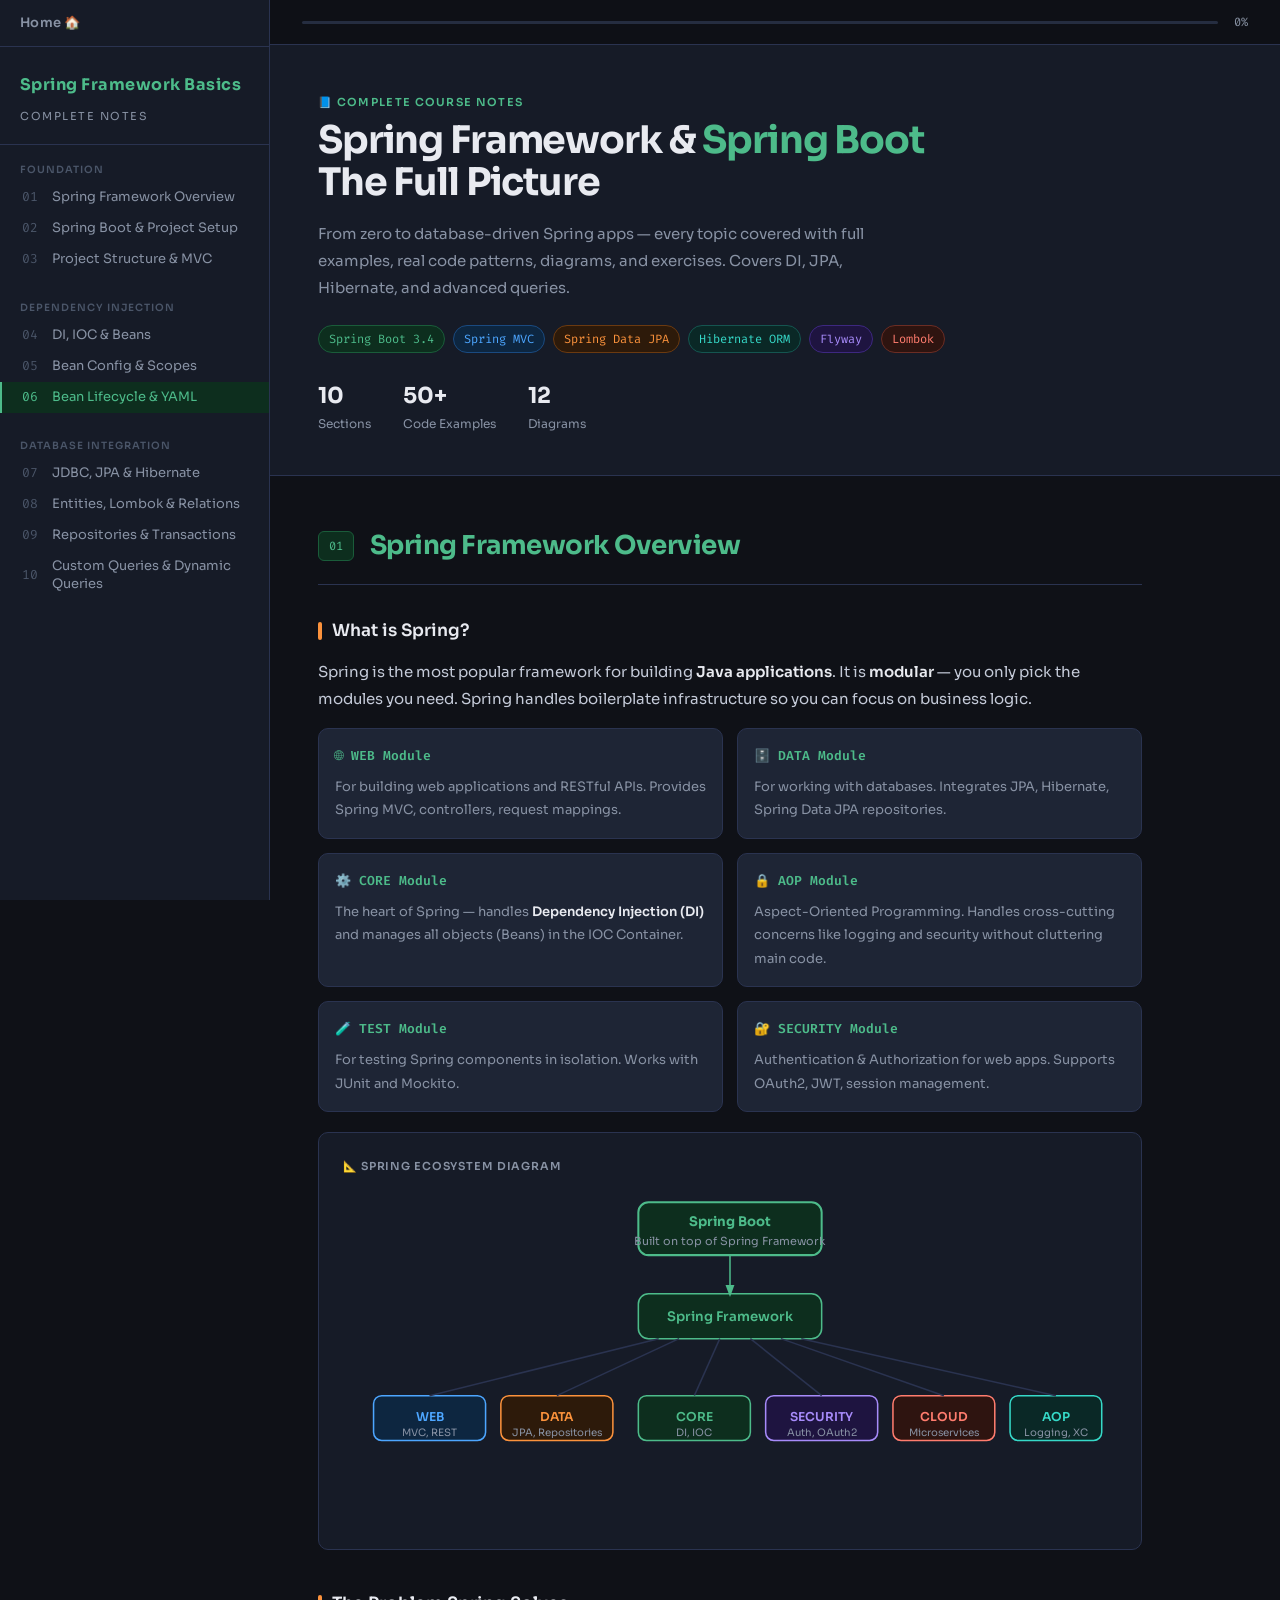
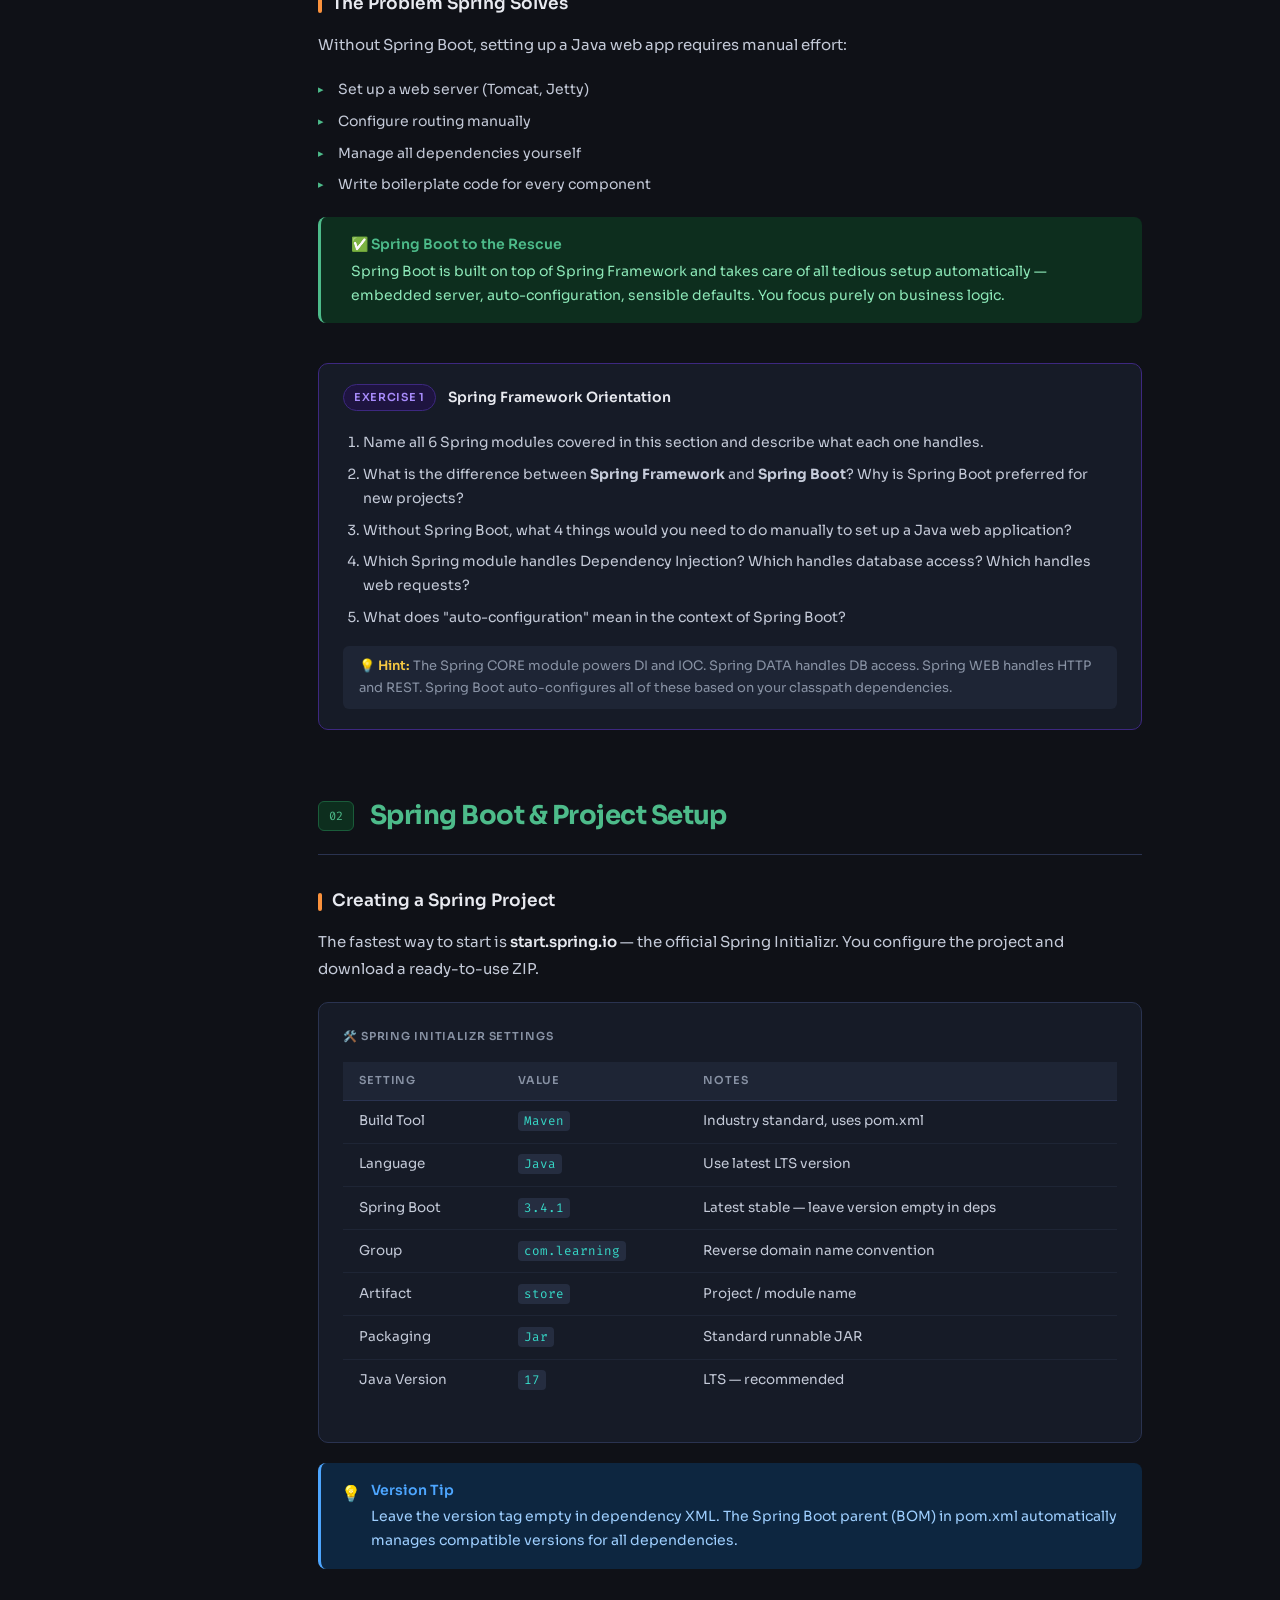
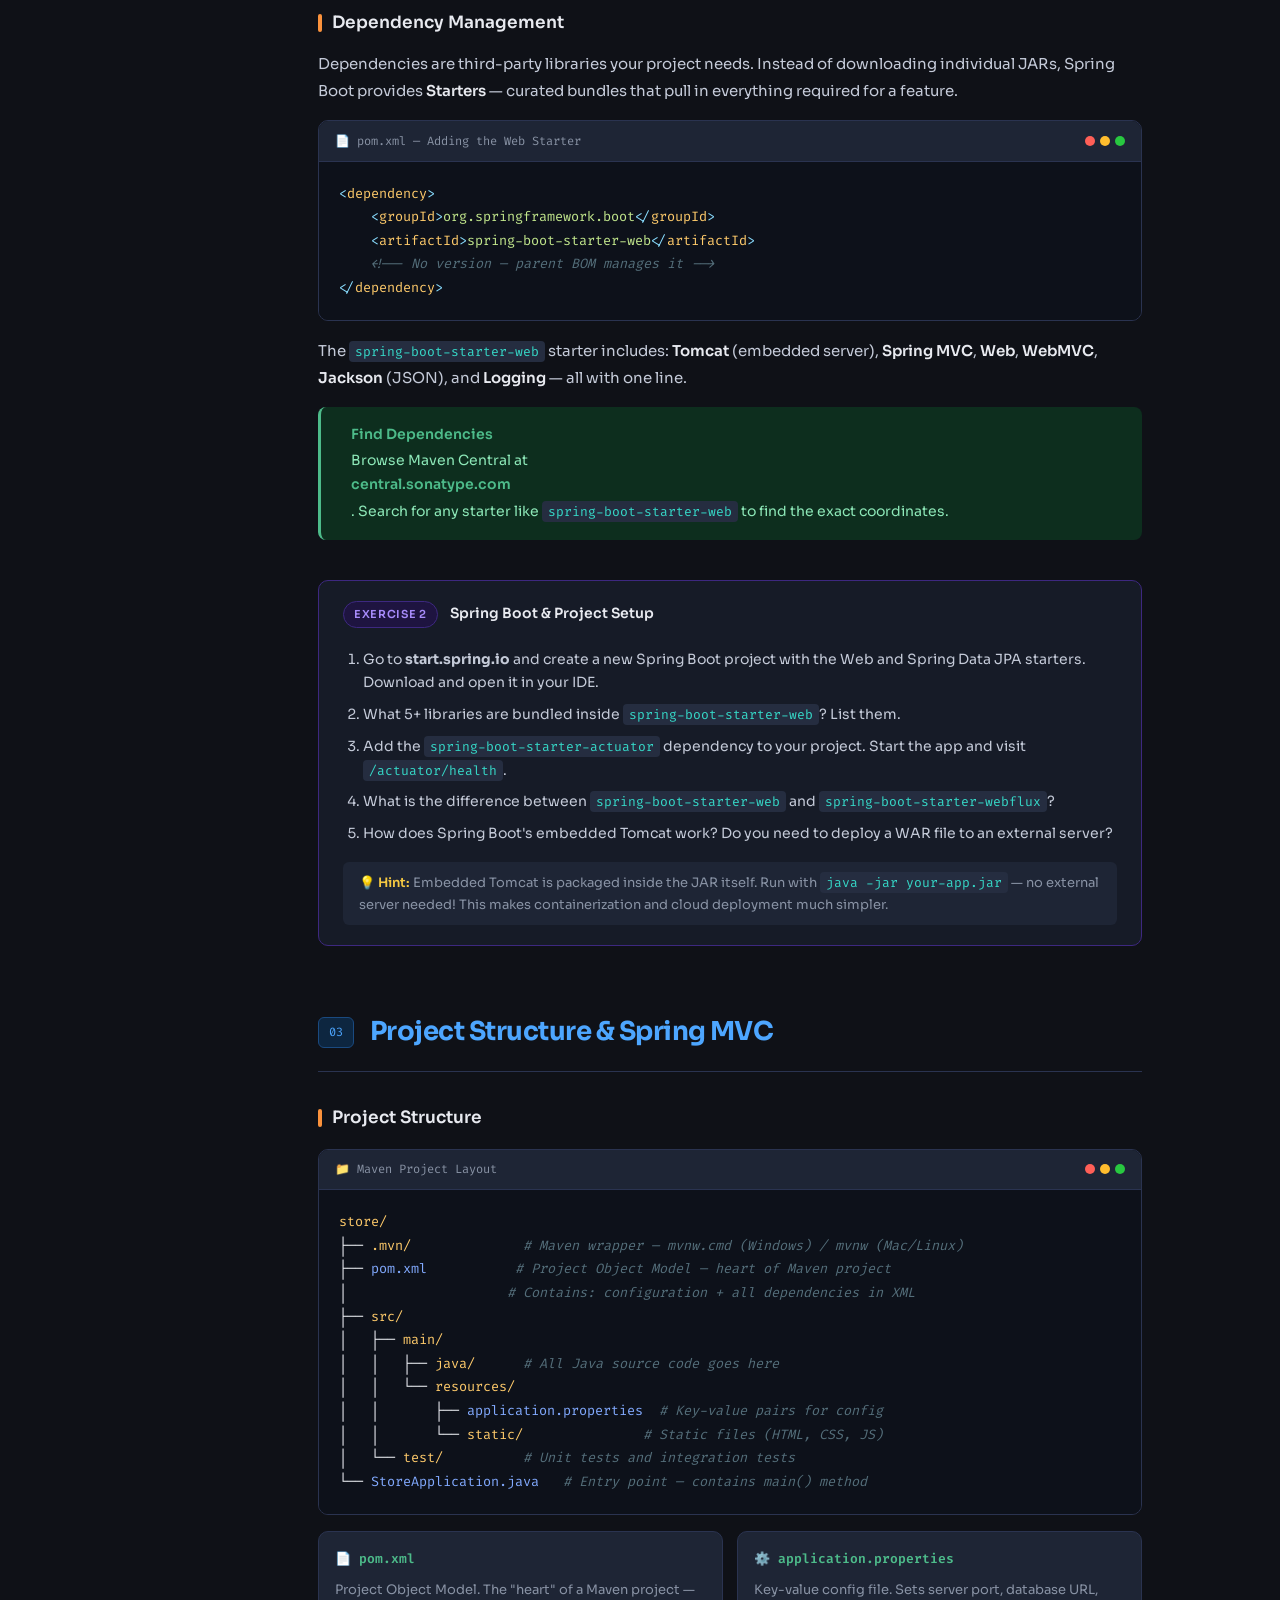
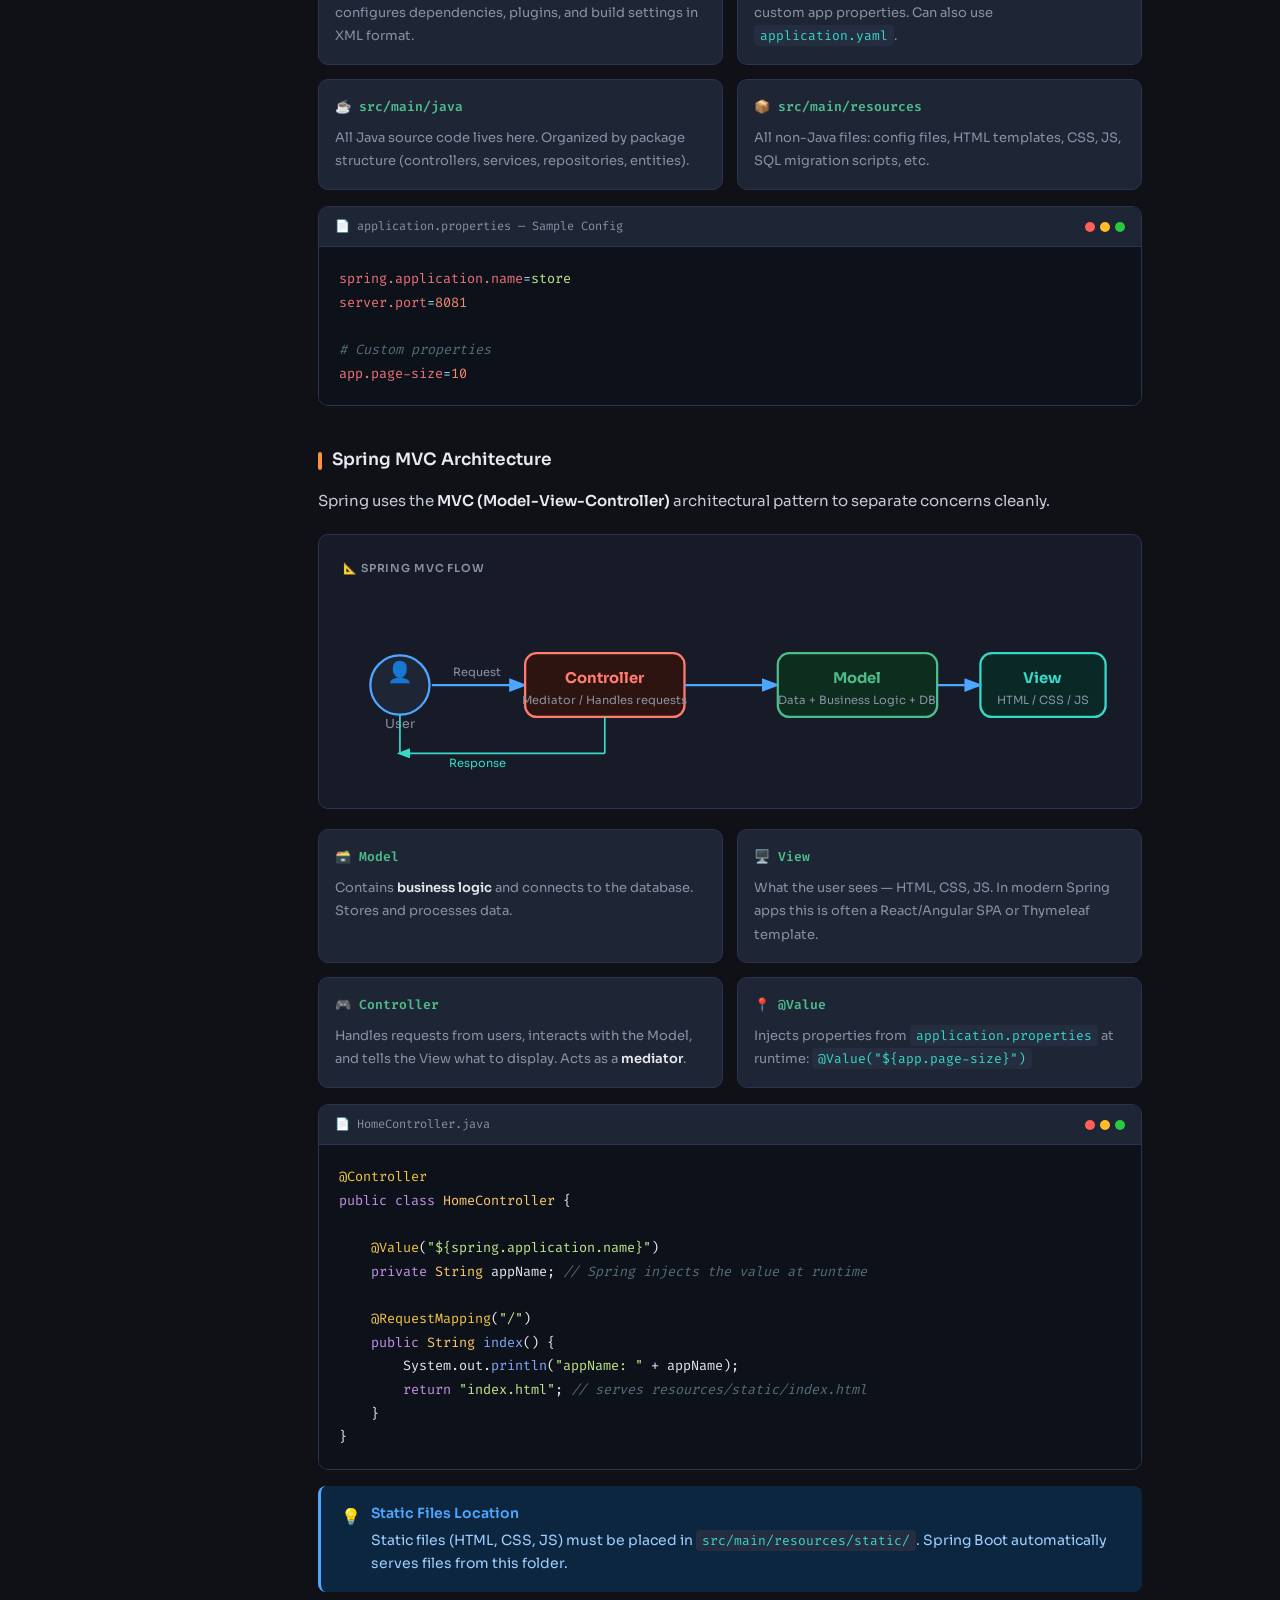
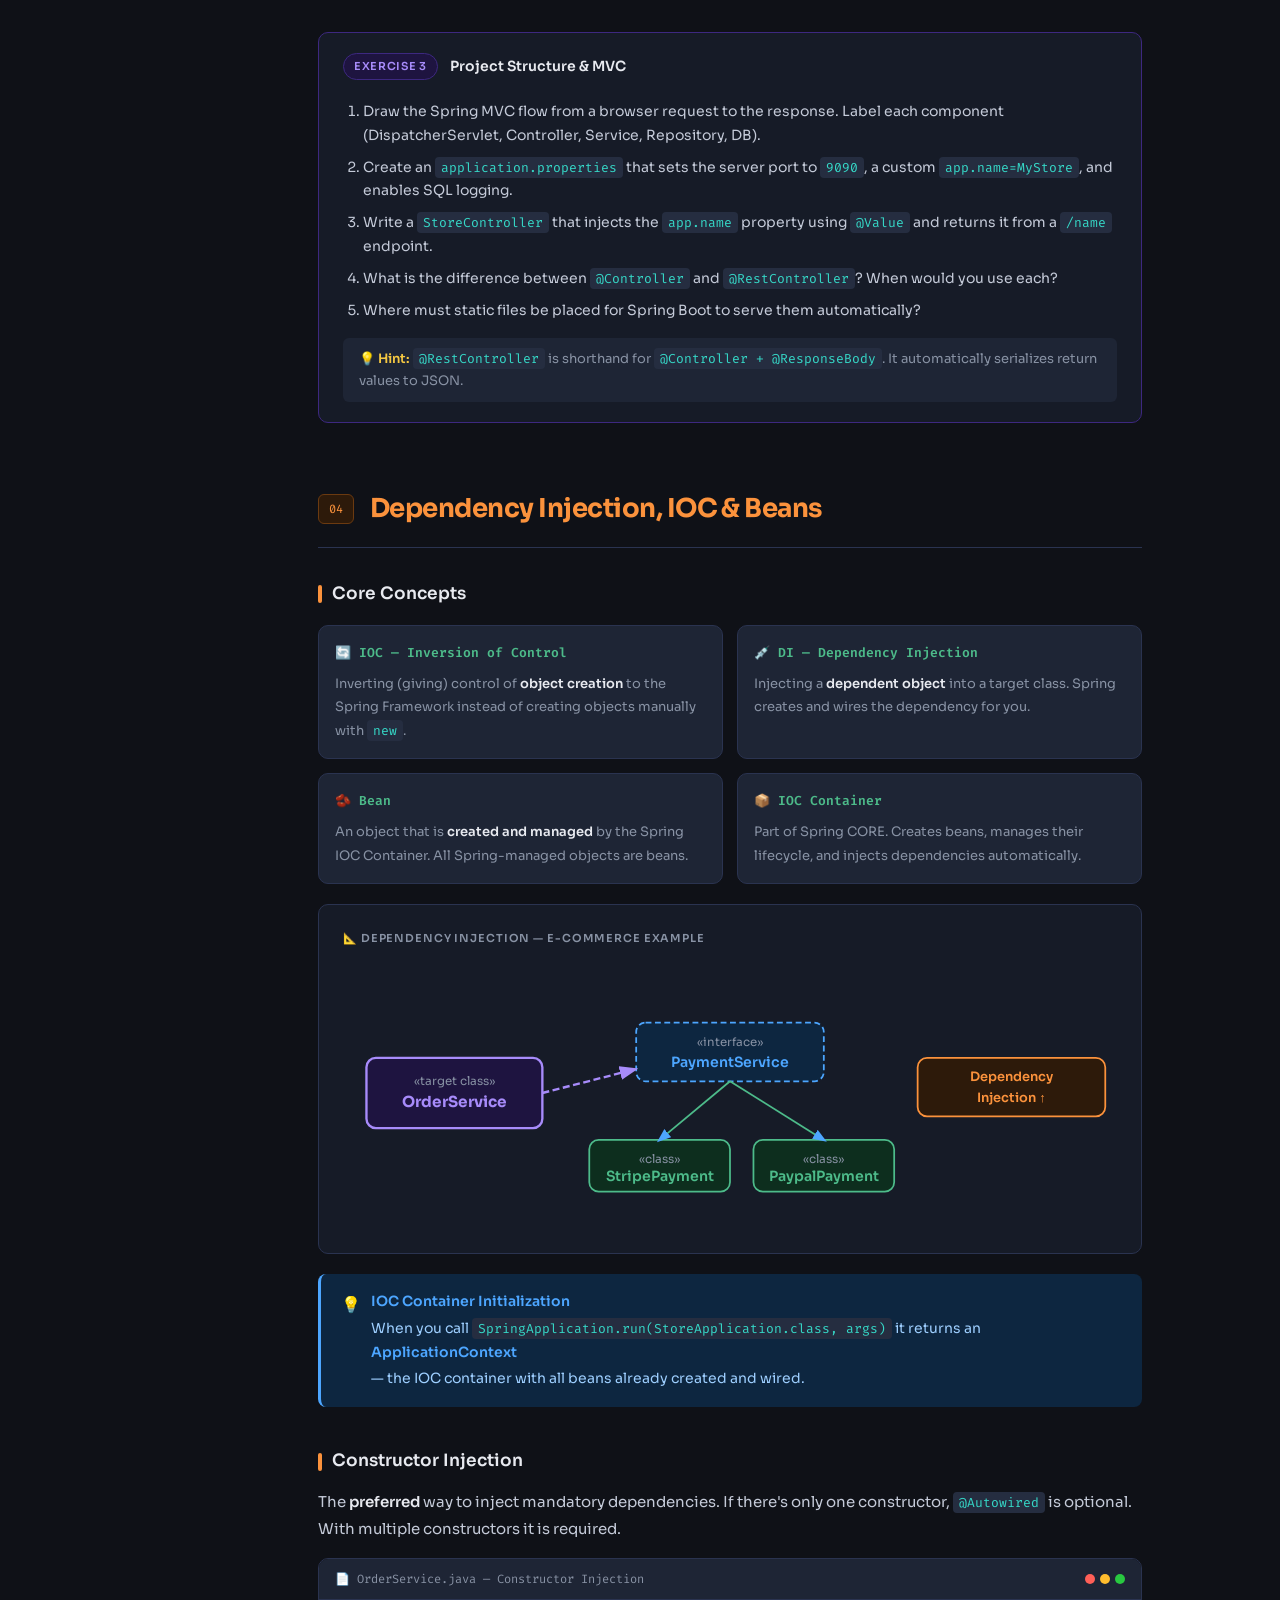
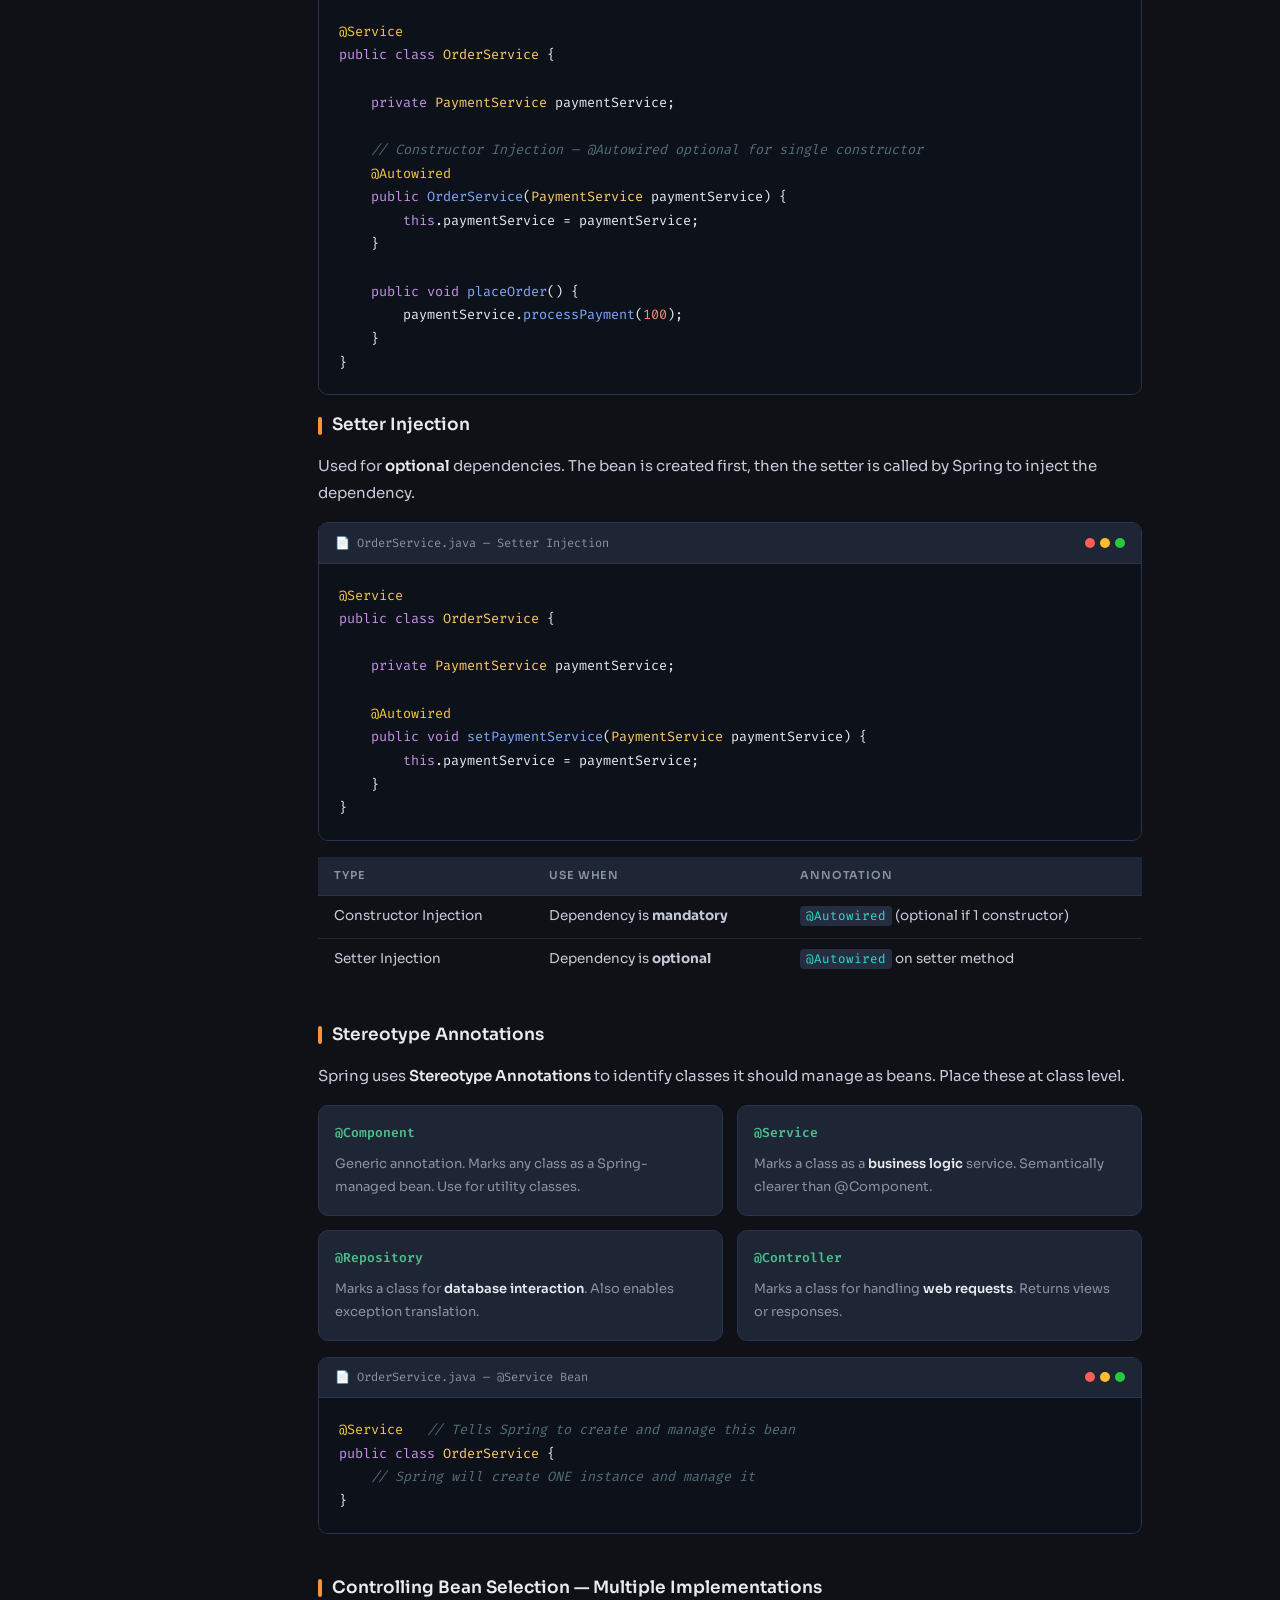
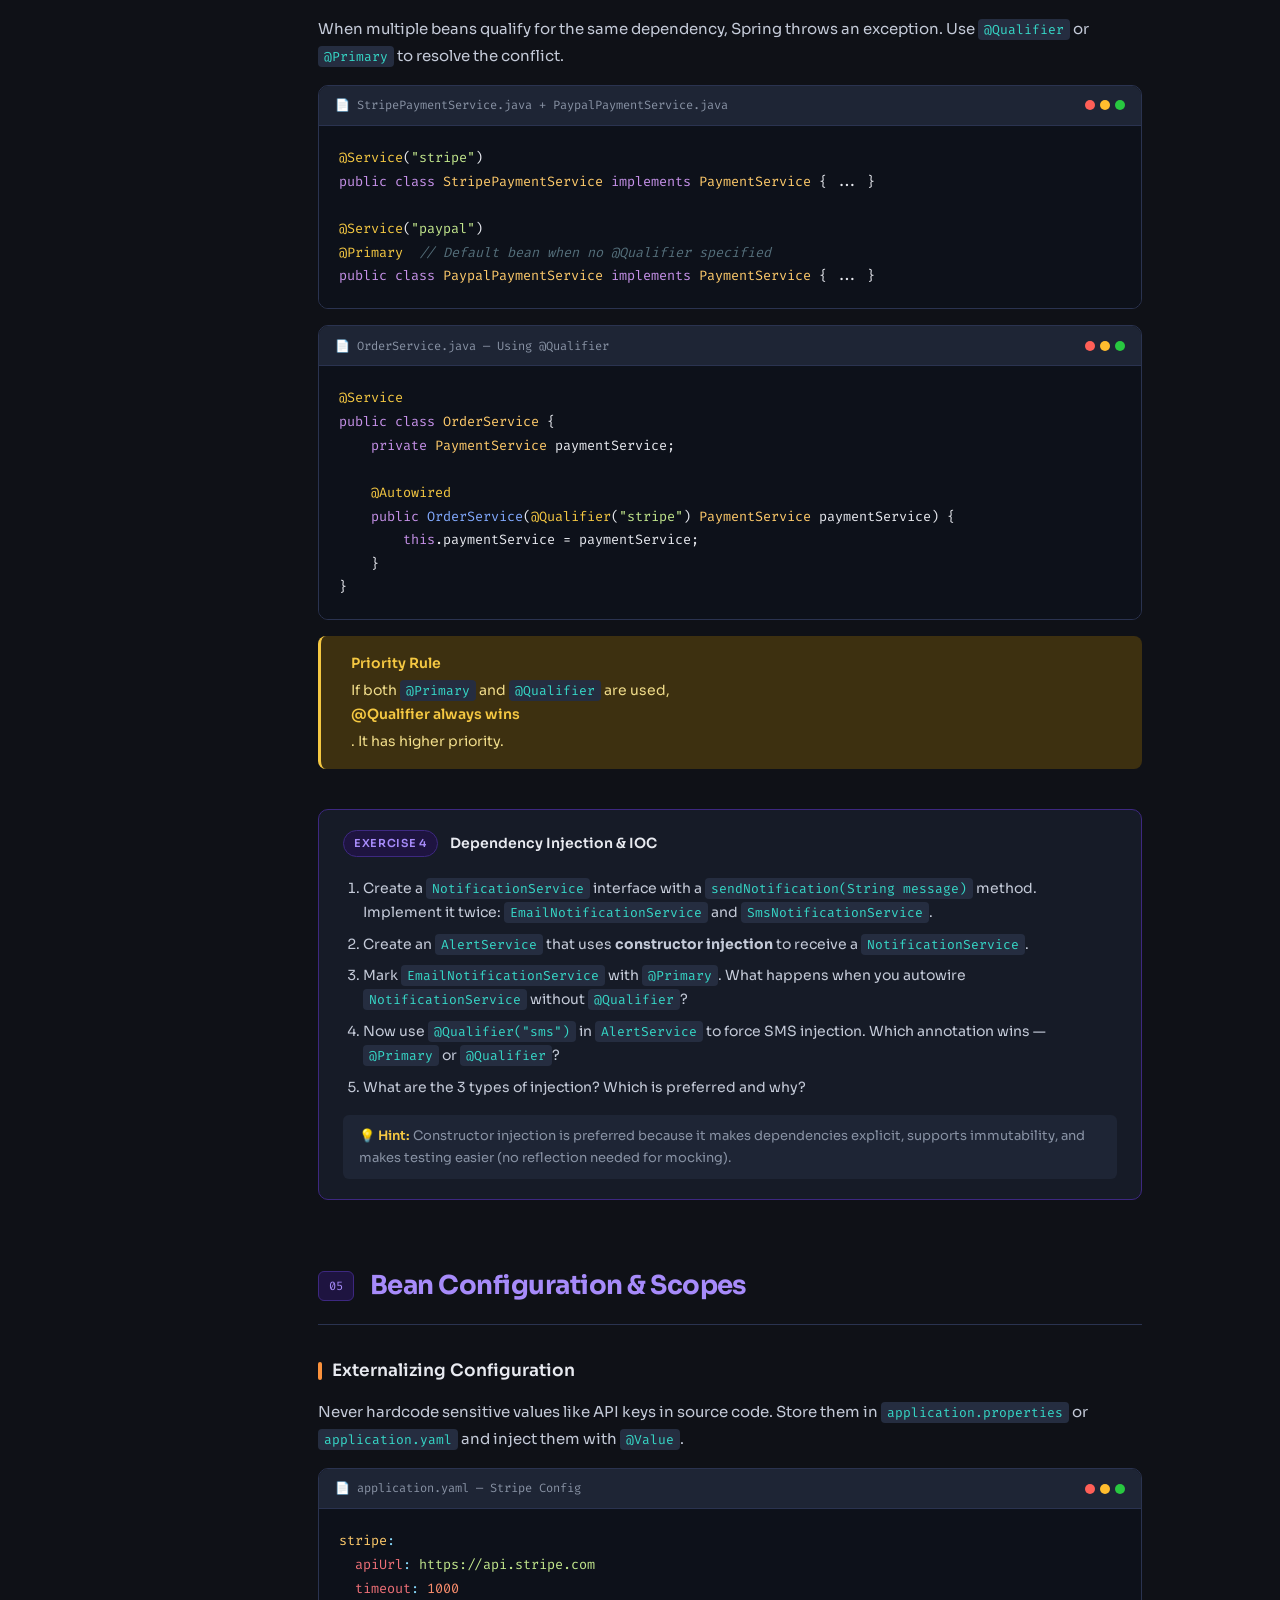
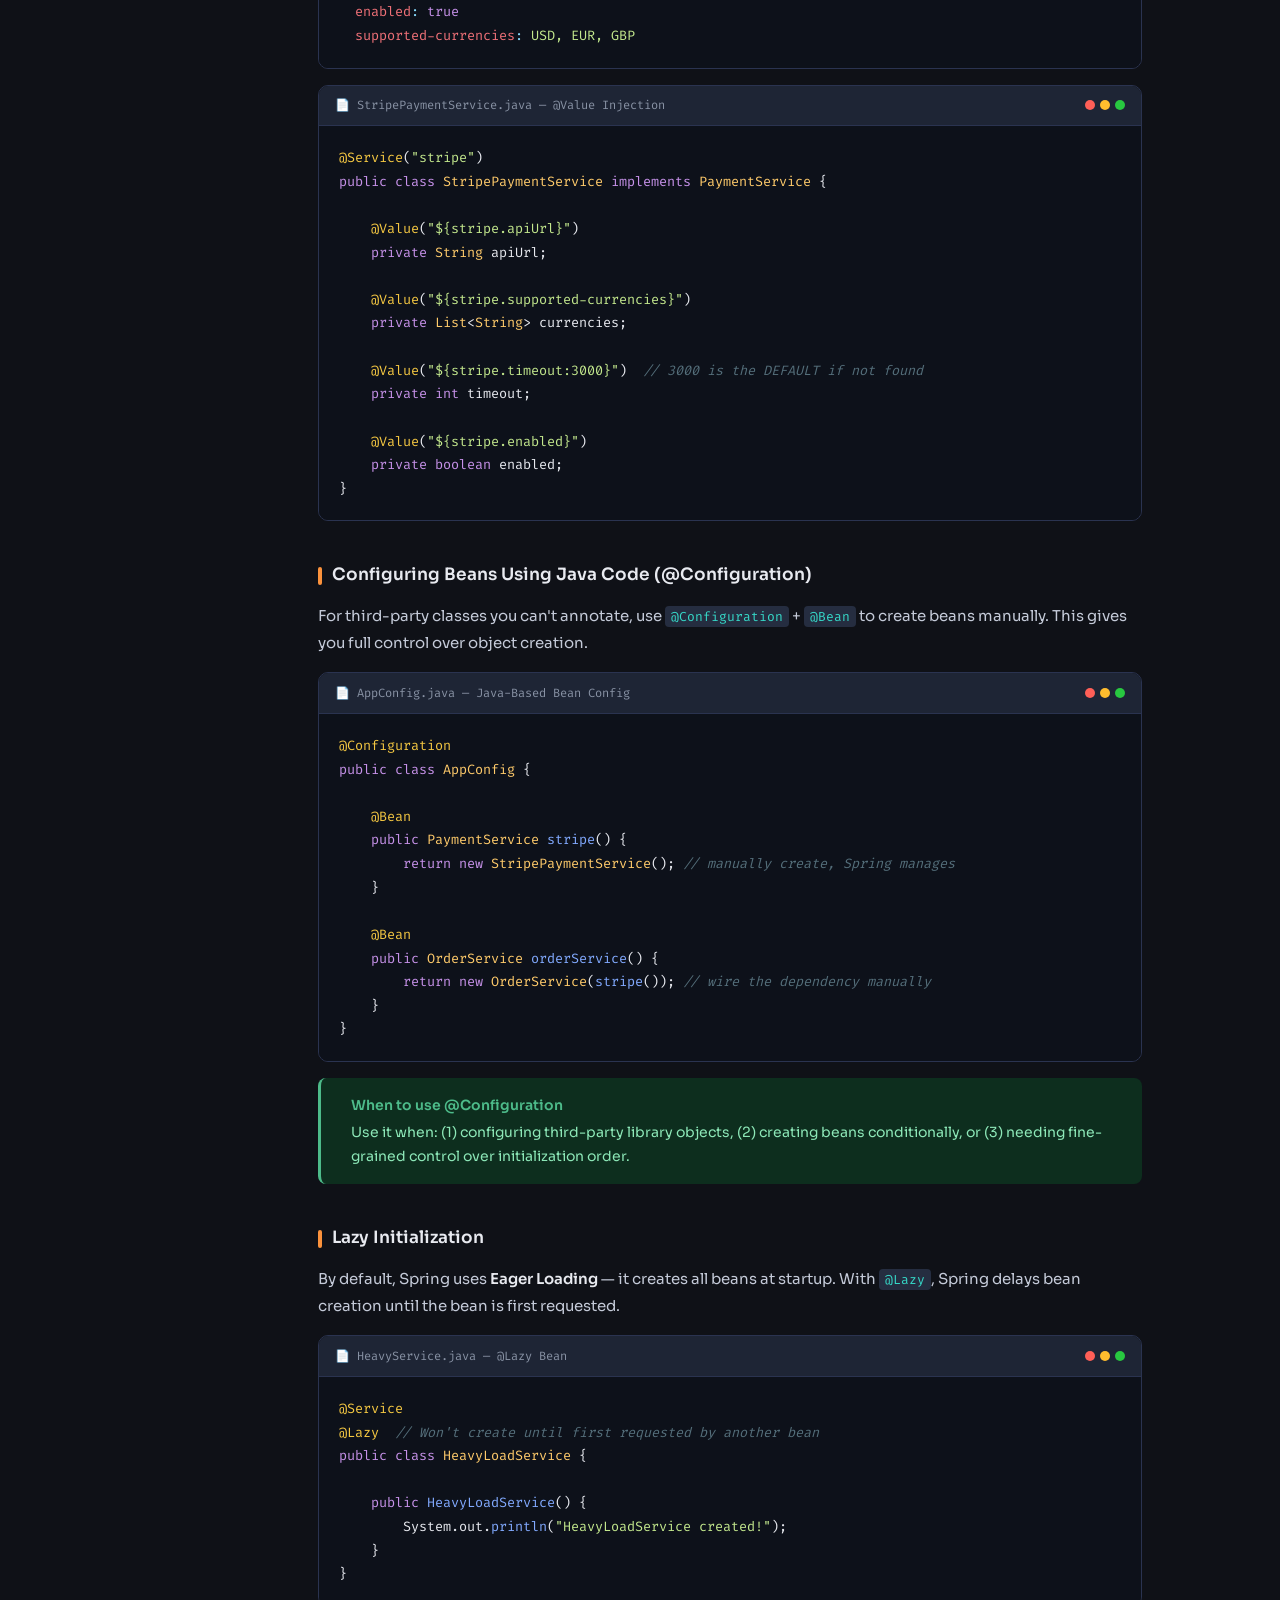
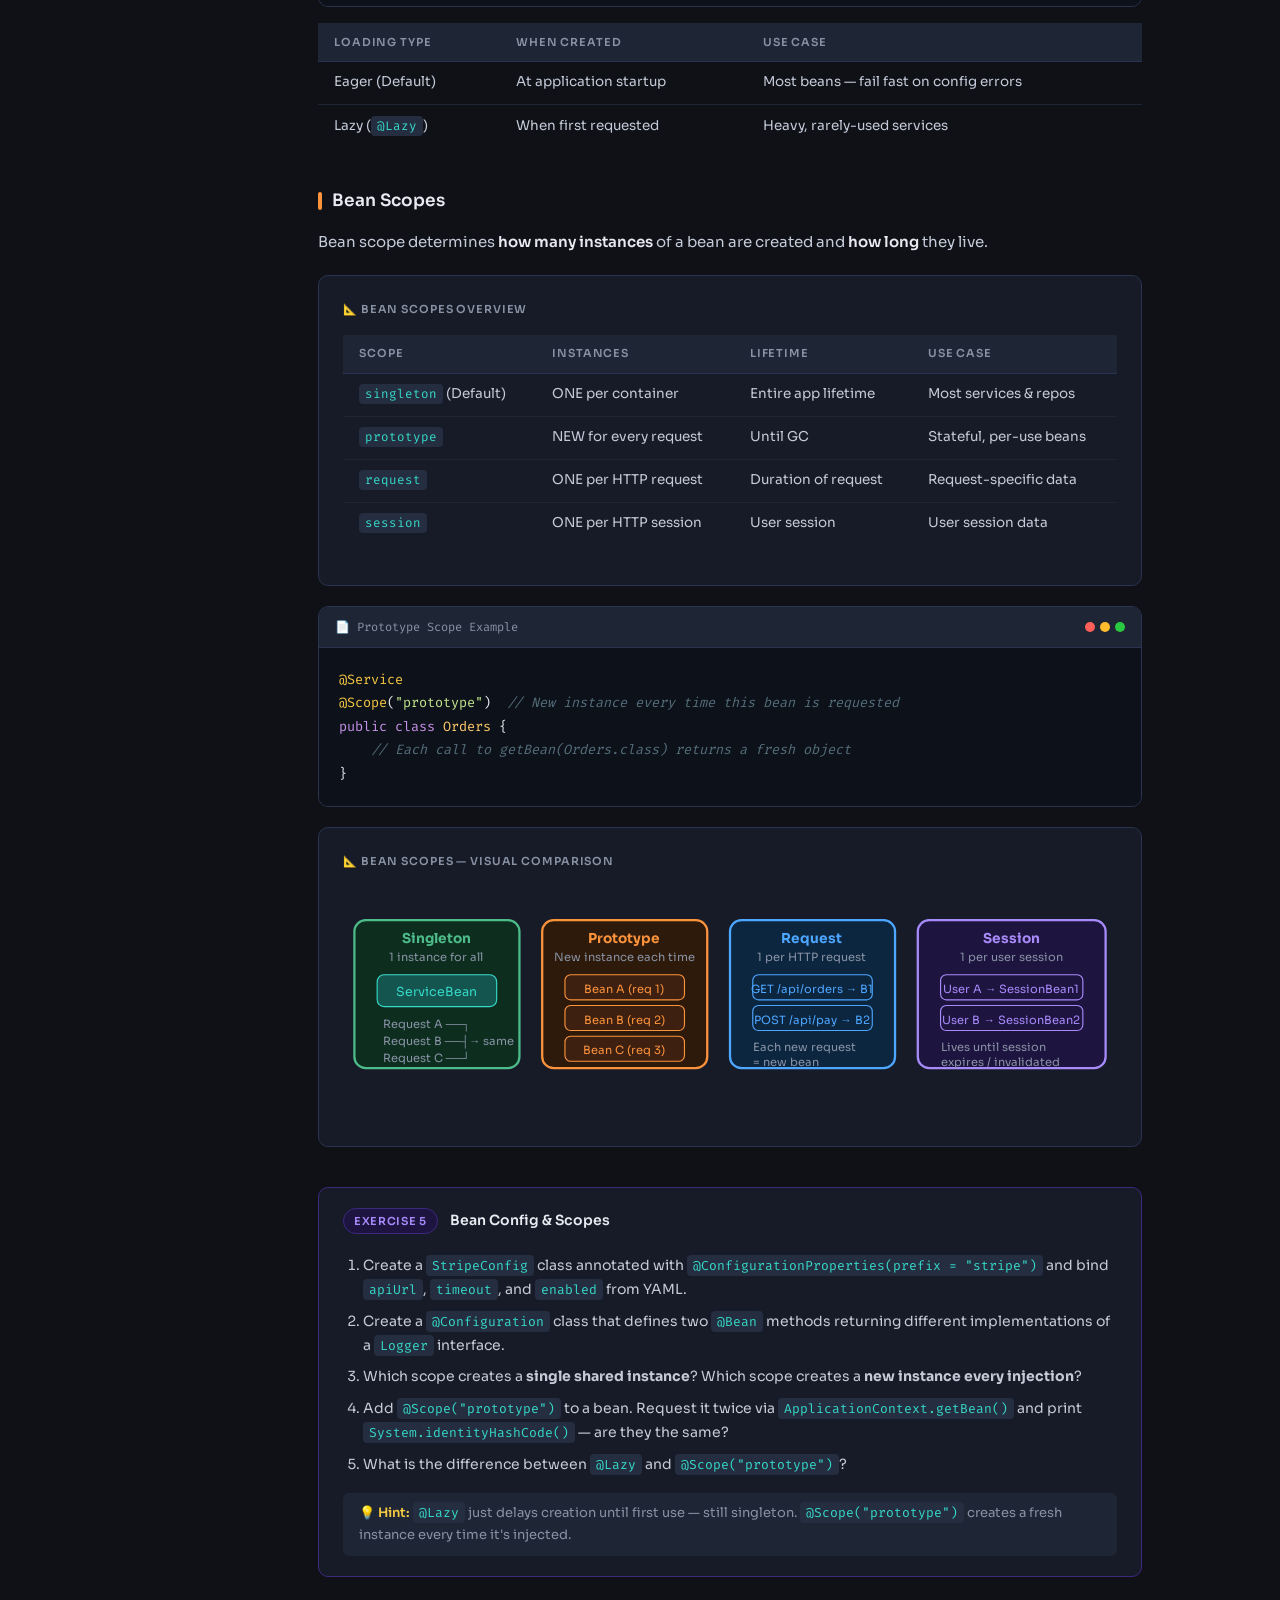
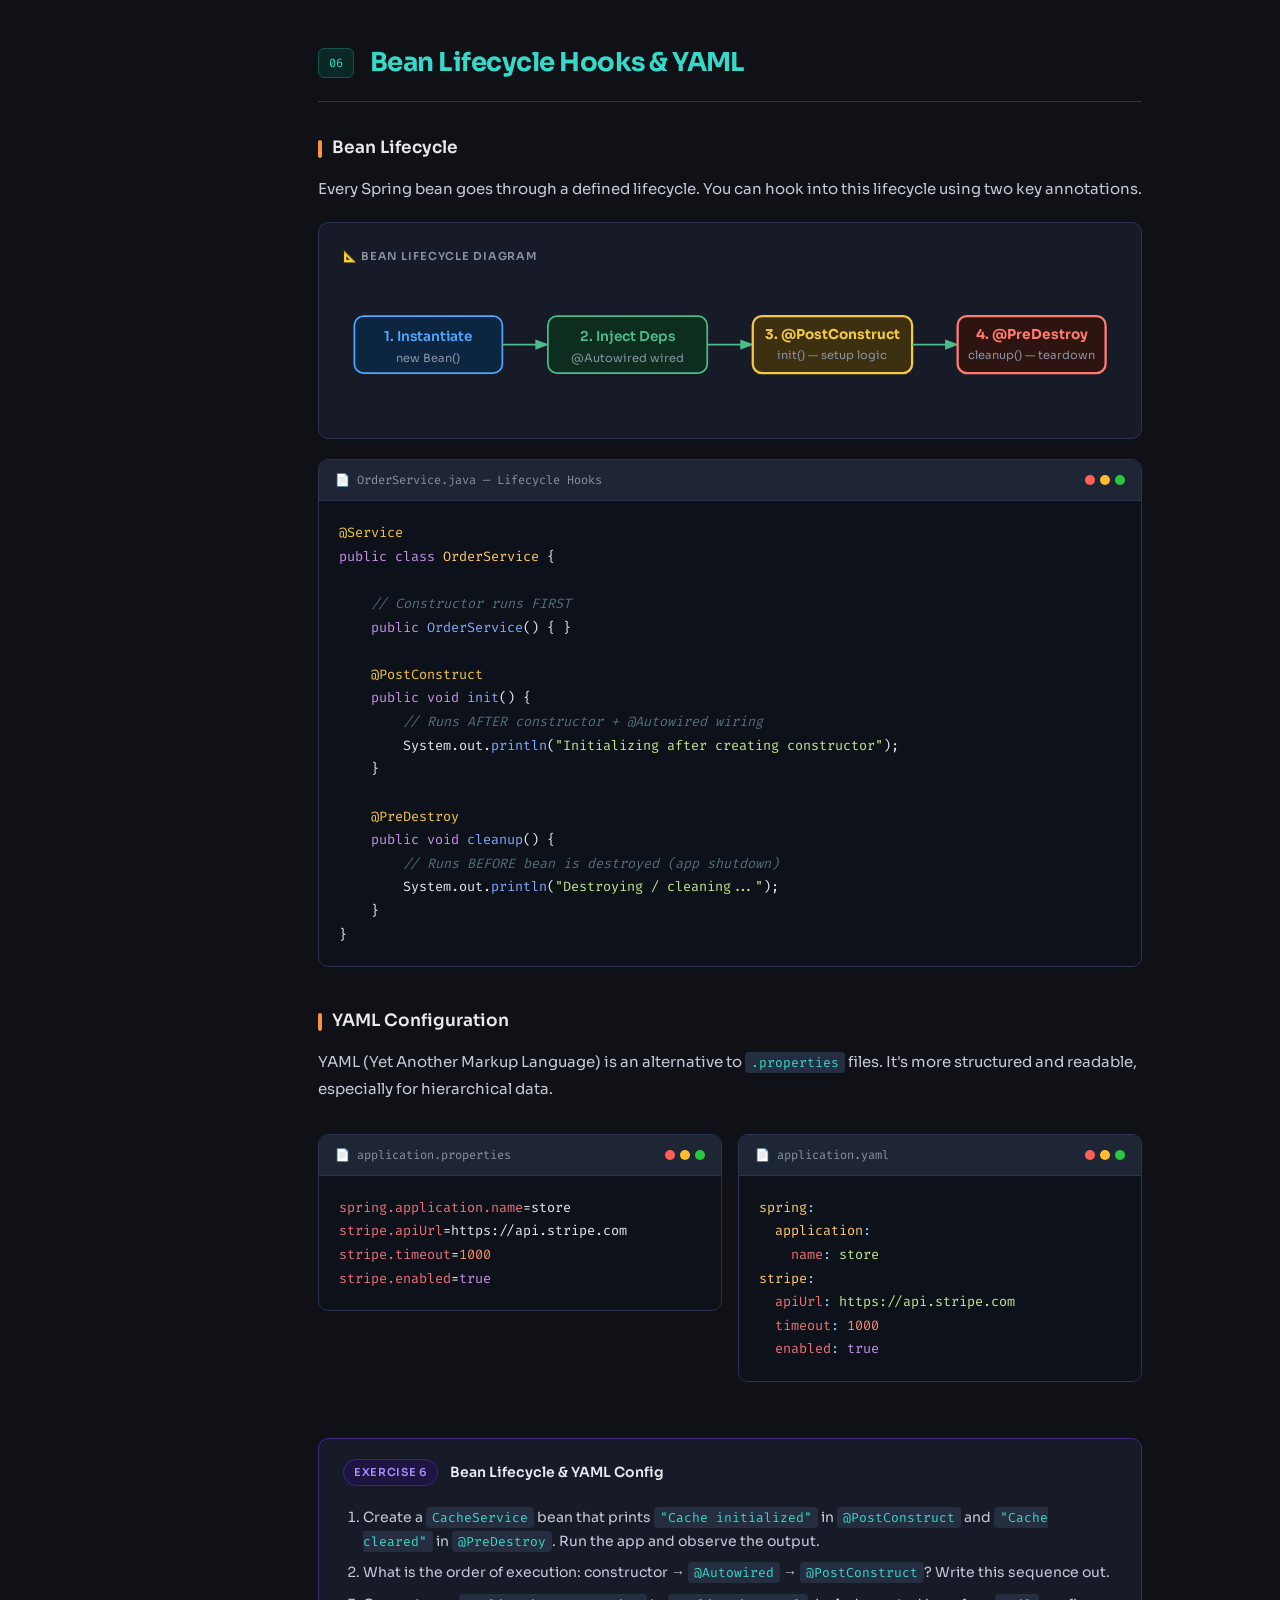
<file: Backend/Spring boot part1/Spring_Complete_Notes.html>
<!DOCTYPE html>
<html lang="en">
<head>
<meta charset="UTF-8">
<meta name="viewport" content="width=device-width, initial-scale=1.0">
<title>Spring Framework & Spring Boot — Complete Notes</title>
<link href="https://fonts.googleapis.com/css2?family=Fira+Code:wght@400;500&family=Sora:wght@400;500;600;700&family=Lora:ital,wght@0,400;1,400&display=swap" rel="stylesheet">
<style>


  :root {
    --bg: #0f1117;
    --bg2: #161b27;
    --bg3: #1e2535;
    --bg4: #252d40;
    --card: #1a2035;
    --border: #2a3350;
    --text: #e8eaf0;
    --muted: #8892a4;
    --dim: #4a5568;

    --c-yellow: #f5c842;
    --c-yellow-dim: #3d3010;
    --c-yellow-mid: #8a6e12;

    --c-blue: #4da6ff;
    --c-blue-dim: #0d2640;
    --c-blue-mid: #1a4a80;

    --c-green: #4dbb8a;
    --c-green-dim: #0d2e1e;
    --c-green-mid: #1a5c3a;

    --c-purple: #a78bfa;
    --c-purple-dim: #1e1440;
    --c-purple-mid: #3d2880;

    --c-coral: #ff7c6e;
    --c-coral-dim: #2e1410;
    --c-coral-mid: #6b2d24;

    --c-teal: #36d9c8;
    --c-teal-dim: #0a2826;
    --c-teal-mid: #155550;

    --c-pink: #f472b6;
    --c-pink-dim: #2d1025;
    --c-pink-mid: #6b2050;

    --c-orange: #fb923c;
    --c-orange-dim: #2d1a0a;
    --c-orange-mid: #6b3a10;
  }

  * { margin: 0; padding: 0; box-sizing: border-box; }

  body {
    background: var(--bg);
    color: var(--text);
    font-family: 'Sora', sans-serif;
    font-size: 15px;
    line-height: 1.7;
  }

  /* ===== SIDEBAR ===== */

    .home-btn {
  display: block;
  padding: 0.75rem 1.25rem;
  font-size: 13px;
  font-weight: 600;
  color: var(--muted);
  text-decoration: none;
  border-bottom: 1px solid var(--border);
  transition: color 0.15s;
  letter-spacing: 0.02em;
}

.home-btn:hover {
  color: var(--c-yellow);
}
  #sidebar {
    position: fixed;
    top: 0; left: 0;
    width: 270px;
    height: 100vh;
    background: var(--bg2);
    border-right: 1px solid var(--border);
    overflow-y: auto;
    z-index: 100;
    padding-bottom: 40px;
  }
  #sidebar::-webkit-scrollbar { width: 5px; }
  #sidebar::-webkit-scrollbar-thumb { background: var(--border); border-radius: 3px; }

  .sidebar-header {
    padding: 1.5rem 1.25rem 1rem;
    border-bottom: 1px solid var(--border);
    position: sticky; top: 0;
    background: var(--bg2);
    z-index: 1;
  }
  .sidebar-logo { font-size: 16px; font-weight: 700; color: var(--c-green); letter-spacing: 0.03em; display: block; margin-bottom: 4px; }
  .sidebar-sub { font-size: 11px; color: var(--muted); text-transform: uppercase; letter-spacing: 1.5px; }

  .nav-section { padding: 0.5rem 0; }
  .nav-section-title {
    font-size: 10px; font-weight: 600;
    text-transform: uppercase; letter-spacing: 0.1em;
    color: var(--dim); padding: 0.5rem 1.25rem 0.25rem;
  }
  .nav-item {
    display: flex; align-items: center; gap: 8px;
    padding: 0.4rem 1.25rem;
    font-size: 13px; color: var(--muted);
    cursor: pointer; border-left: 2px solid transparent;
    transition: all 0.15s; text-decoration: none;
    line-height: 1.4;
  }
  .nav-item:hover { color: var(--text); background: var(--bg3); }
  .nav-item.active { color: var(--c-green); border-left-color: var(--c-green); background: var(--c-green-dim); }
  .nav-item span.num {
    font-family: 'Fira Code', monospace;
    font-size: 13px;
    color: var(--dim);
    min-width: 22px;
    flex-shrink: 0;
  }
  .nav-item.active span.num { color: var(--c-green); }

  /* ===== MAIN ===== */
  #main { margin-left: 270px; min-height: 100vh; }

  .top-bar {
    position: sticky; top: 0;
    background: rgba(15,17,23,0.95);
    backdrop-filter: blur(8px);
    border-bottom: 1px solid var(--border);
    padding: 0.75rem 2rem;
    display: flex; align-items: center; gap: 1rem; z-index: 50;
  }
  .progress-bar { flex: 1; height: 3px; background: var(--bg4); border-radius: 2px; overflow: hidden; }
  .progress-fill { height: 100%; background: linear-gradient(90deg, var(--c-green), var(--c-teal)); border-radius: 2px; width: 0%; transition: width 0.3s; }
  .progress-text { font-size: 12px; color: var(--muted); font-family: 'Fira Code', monospace; white-space: nowrap; }

  /* ===== CONTENT ===== */
  .content { padding: 3rem 3rem 5rem; max-width: 920px; }

  /* ===== HERO ===== */
  .hero {
    background: var(--bg2);
    border-bottom: 1px solid var(--border);
    padding: 3rem 3rem 2.5rem;
  }
  .hero-eyebrow {
    font-size: 11px; font-weight: 600;
    color: var(--c-green); text-transform: uppercase;
    letter-spacing: 0.12em; margin-bottom: 0.5rem;
  }
  .hero h1 { font-size: 38px; font-weight: 700; letter-spacing: -0.03em; line-height: 1.1; margin-bottom: 1rem; }
  .hero h1 span { color: var(--c-green); }
  .hero p { color: var(--muted); font-size: 15px; max-width: 560px; margin-bottom: 1.5rem; }
  .hero-stats { display: flex; gap: 2rem; flex-wrap: wrap; }
  .hero-stat { display: flex; flex-direction: column; }
  .hero-stat .val { font-size: 22px; font-weight: 700; color: var(--text); }
  .hero-stat .lbl { font-size: 12px; color: var(--muted); }
  .hero-tags { display: flex; flex-wrap: wrap; gap: 8px; margin-top: 1.5rem; }

  /* ===== SECTIONS ===== */
  .section { margin-bottom: 4rem; scroll-margin-top: 5rem; }
  .section-header { display: flex; align-items: center; gap: 1rem; margin-bottom: 2rem; padding-bottom: 1rem; border-bottom: 1px solid var(--border); }
  .section-num {
    font-family: 'Fira Code', monospace; font-size: 12px;
    color: var(--c-green); background: var(--c-green-dim);
    border: 1px solid var(--c-green-mid); padding: 4px 10px; border-radius: 6px; white-space: nowrap;
  }
  .section h2 { font-size: 26px; font-weight: 700; letter-spacing: -0.02em; }

  .subsection { margin-bottom: 2.5rem; }
  .subsection h3 {
    font-size: 17px; font-weight: 600; color: var(--text);
    margin-bottom: 0.75rem; display: flex; align-items: center; gap: 10px;
  }
  .subsection h3::before {
    content: ''; display: block; width: 4px; height: 18px;
    background: var(--c-orange); border-radius: 2px; flex-shrink: 0;
  }
  .subsection h4 { font-size: 13px; font-weight: 600; color: var(--c-teal); margin: 1rem 0 0.5rem; text-transform: uppercase; letter-spacing: 0.08em; }

  p { color: #c4cad8; margin-bottom: 1rem; line-height: 1.8; }
  p strong { color: var(--text); font-weight: 600; }

  /* ===== CODE BLOCKS ===== */
  .code-block { border-radius: 10px; overflow: hidden; margin: 1rem 0; border: 1px solid var(--border); }
  .code-header {
    display: flex; align-items: center; justify-content: space-between;
    padding: 0.6rem 1rem; background: var(--bg3); border-bottom: 1px solid var(--border);
  }
  .code-filename { font-size: 12px; color: var(--muted); font-family: 'Fira Code', monospace; }
  .dots { display: flex; gap: 5px; }
  .dots span { width: 10px; height: 10px; border-radius: 50%; }
  .dot-r { background: #ff5f57; }
  .dot-y { background: #ffbd2e; }
  .dot-g { background: #28c840; }

  pre {
    background: #0d111a; padding: 1.25rem;
    overflow-x: auto; font-family: 'Fira Code', monospace;
    font-size: 13.5px; line-height: 1.75;
  }

  .kw { color: #c792ea; }
  .fn { color: #82aaff; }
  .str { color: #c3e88d; }
  .num { color: #f78c6c; }
  .cmt { color: #546e7a; font-style: italic; }
  .var { color: #eeffff; }
  .op { color: #89ddff; }
  .cls { color: #ffcb6b; }
  .prop { color: #f07178; }
  .ann { color: #f5c842; }
  .tp { color: #ffcb6b; }

  /* ===== CALLOUTS ===== */
  .callout {
    border-radius: 8px; padding: 1rem 1.25rem; margin: 1rem 0;
    border-left: 3px solid; display: flex; gap: 10px;
  }
  .callout-icon { font-size: 16px; flex-shrink: 0; margin-top: 1px; }
  .callout-body { flex: 1; font-size: 14px; line-height: 1.7; }
  .callout-body strong { font-weight: 600; display: block; margin-bottom: 3px; }

  .callout-note { background: var(--c-blue-dim); border-color: var(--c-blue); }
  .callout-note .callout-body { color: #9ecfff; }
  .callout-note .callout-body strong { color: var(--c-blue); }

  .callout-warn { background: var(--c-yellow-dim); border-color: var(--c-yellow); }
  .callout-warn .callout-body { color: #f0dc8a; }
  .callout-warn .callout-body strong { color: var(--c-yellow); }

  .callout-tip { background: var(--c-green-dim); border-color: var(--c-green); }
  .callout-tip .callout-body { color: #8de8b8; }
  .callout-tip .callout-body strong { color: var(--c-green); }

  .callout-danger { background: var(--c-coral-dim); border-color: var(--c-coral); }
  .callout-danger .callout-body { color: #ffaa9e; }
  .callout-danger .callout-body strong { color: var(--c-coral); }

  /* ===== CONCEPT GRID ===== */
  .concept-grid { display: grid; grid-template-columns: repeat(2, 1fr); gap: 14px; margin: 1rem 0; }
  .concept-card { background: var(--bg3); border: 1px solid var(--border); border-radius: 10px; padding: 1rem; }
  .concept-card-title { font-family: 'Fira Code', monospace; font-size: 13px; color: var(--c-green); font-weight: 600; margin-bottom: 8px; }
  .concept-card p { font-size: 13px; margin-bottom: 0; color: var(--muted); }

  /* ===== FEATURE LIST ===== */
  .feature-list { list-style: none; padding: 0; margin: 0.75rem 0; }
  .feature-list li { color: #c4cad8; padding: 4px 0 4px 20px; position: relative; font-size: 14px; }
  .feature-list li::before { content: '▸'; position: absolute; left: 0; color: var(--c-green); font-size: 11px; top: 6px; }

  /* ===== COMPARE TABLE ===== */
  .compare-table { width: 100%; border-collapse: collapse; margin: 1rem 0; font-size: 13.5px; }
  .compare-table th { background: var(--bg3); color: var(--muted); font-weight: 600; padding: 0.6rem 1rem; text-align: left; border-bottom: 1px solid var(--border); font-size: 11px; text-transform: uppercase; letter-spacing: 0.08em; }
  .compare-table td { padding: 0.6rem 1rem; border-bottom: 1px solid var(--bg3); color: #c4cad8; vertical-align: top; }
  .compare-table tr:last-child td { border-bottom: none; }
  .compare-table tr:hover td { background: var(--bg2); }
  .compare-table code { font-family: 'Fira Code', monospace; font-size: 12.5px; background: var(--bg4); padding: 2px 6px; border-radius: 4px; color: var(--c-teal); }

  /* ===== INLINE CODE ===== */
  code {
    font-family: 'Fira Code', monospace; font-size: 13px;
    background: var(--bg4); padding: 2px 6px; border-radius: 4px; color: var(--c-teal);
  }

  /* ===== TAGS ===== */
  .tag-blue { background: var(--c-blue-dim); color: var(--c-blue); border: 1px solid var(--c-blue-mid); font-size: 12px; padding: 3px 10px; border-radius: 99px; font-family: 'Fira Code', monospace; }
  .tag-purple { background: var(--c-purple-dim); color: var(--c-purple); border: 1px solid var(--c-purple-mid); font-size: 12px; padding: 3px 10px; border-radius: 99px; font-family: 'Fira Code', monospace; }
  .tag-green { background: var(--c-green-dim); color: var(--c-green); border: 1px solid var(--c-green-mid); font-size: 12px; padding: 3px 10px; border-radius: 99px; font-family: 'Fira Code', monospace; }
  .tag-orange { background: var(--c-orange-dim); color: var(--c-orange); border: 1px solid var(--c-orange-mid); font-size: 12px; padding: 3px 10px; border-radius: 99px; font-family: 'Fira Code', monospace; }
  .tag-teal { background: var(--c-teal-dim); color: var(--c-teal); border: 1px solid var(--c-teal-mid); font-size: 12px; padding: 3px 10px; border-radius: 99px; font-family: 'Fira Code', monospace; }
  .tag-coral { background: var(--c-coral-dim); color: var(--c-coral); border: 1px solid var(--c-coral-mid); font-size: 12px; padding: 3px 10px; border-radius: 99px; font-family: 'Fira Code', monospace; }

  /* ===== SEPARATOR ===== */
  .sep { height: 1px; background: var(--border); margin: 2rem 0; }

  /* ===== SVG DIAGRAMS ===== */
  .diagram-wrap { background: var(--bg2); border: 1px solid var(--border); border-radius: 10px; padding: 1.5rem; margin: 1.25rem 0; overflow-x: auto; }
  .diagram-label { font-size: 11px; font-weight: 600; color: var(--muted); text-transform: uppercase; letter-spacing: 0.08em; margin-bottom: 1rem; }
  svg text { font-family: 'Sora', sans-serif; }

  /* ===== ANNOTATION BADGE ===== */
  .ann-badge {
    display: inline-block; font-family: 'Fira Code', monospace;
    font-size: 11px; font-weight: 600;
    background: var(--c-yellow-dim); color: var(--c-yellow);
    border: 1px solid var(--c-yellow-mid);
    padding: 2px 8px; border-radius: 4px; margin: 2px 2px;
  }

  /* ===== SCOPE TABLE ===== */
  .scope-row { display: grid; grid-template-columns: 140px 1fr; gap: 0; border: 1px solid var(--border); border-radius: 8px; overflow: hidden; margin: 0.75rem 0; }
  .scope-key { background: var(--bg3); padding: 0.6rem 1rem; font-family: 'Fira Code', monospace; font-size: 13px; color: var(--c-teal); border-right: 1px solid var(--border); }
  .scope-val { padding: 0.6rem 1rem; color: #c4cad8; font-size: 13.5px; }

  /* ===== EXERCISE ===== */
  .exercise {
    background: var(--bg2); border: 1px solid var(--c-purple-mid);
    border-radius: 10px; padding: 1.25rem 1.5rem; margin-top: 2rem;
  }
  .exercise-header { display: flex; align-items: center; gap: 0.75rem; margin-bottom: 1rem; }
  .exercise-badge { background: var(--c-purple-dim); color: var(--c-purple); border: 1px solid var(--c-purple-mid); font-size: 11px; font-weight: 600; padding: 3px 10px; border-radius: 99px; text-transform: uppercase; letter-spacing: 0.06em; }
  .exercise-title { font-size: 14px; font-weight: 600; color: var(--text); }
  .exercise ol { padding-left: 1.25rem; color: #c4cad8; font-size: 14px; }
  .exercise ol li { padding: 4px 0; }
  .exercise-hint { margin-top: 0.75rem; font-size: 13px; color: var(--muted); background: var(--bg3); padding: 0.6rem 1rem; border-radius: 6px; }
  .exercise-hint span { color: var(--c-yellow); font-weight: 600; }

  /* ===== SECTION COLOR THEMES ===== */
  .theme-green .section h2 { color: var(--c-green); }
  .theme-blue .section h2 { color: var(--c-blue); }
  .theme-orange .section h2 { color: var(--c-orange); }
  .theme-purple .section h2 { color: var(--c-purple); }
  .theme-teal .section h2 { color: var(--c-teal); }
  .theme-coral .section h2 { color: var(--c-coral); }
  .theme-pink .section h2 { color: var(--c-pink); }
  .theme-yellow .section h2 { color: var(--c-yellow); }

  /* Default section header color per section */
  #s1 h2, #s2 h2 { color: var(--c-green); }
  #s3 h2 { color: var(--c-blue); }
  #s4 h2 { color: var(--c-orange); }
  #s5 h2 { color: var(--c-purple); }
  #s6 h2 { color: var(--c-teal); }
  #s7 h2 { color: var(--c-coral); }
  #s8 h2 { color: var(--c-pink); }
  #s9 h2 { color: var(--c-yellow); }
  #s10 h2 { color: var(--c-green); }

  #s1 .section-num { color: var(--c-green); background: var(--c-green-dim); border-color: var(--c-green-mid); }
  #s2 .section-num { color: var(--c-green); background: var(--c-green-dim); border-color: var(--c-green-mid); }
  #s3 .section-num { color: var(--c-blue); background: var(--c-blue-dim); border-color: var(--c-blue-mid); }
  #s4 .section-num { color: var(--c-orange); background: var(--c-orange-dim); border-color: var(--c-orange-mid); }
  #s5 .section-num { color: var(--c-purple); background: var(--c-purple-dim); border-color: var(--c-purple-mid); }
  #s6 .section-num { color: var(--c-teal); background: var(--c-teal-dim); border-color: var(--c-teal-mid); }
  #s7 .section-num { color: var(--c-coral); background: var(--c-coral-dim); border-color: var(--c-coral-mid); }
  #s8 .section-num { color: var(--c-pink); background: var(--c-pink-dim); border-color: var(--c-pink-mid); }
  #s9 .section-num { color: var(--c-yellow); background: var(--c-yellow-dim); border-color: var(--c-yellow-mid); }
  #s10 .section-num { color: var(--c-green); background: var(--c-green-dim); border-color: var(--c-green-mid); }

</style>
</head>
<body>

<!-- ===== SIDEBAR ===== -->
<nav id="sidebar">
   <a href="/" class="home-btn">Home 🏠</a> 
  <div class="sidebar-header">
    <span class="sidebar-logo">Spring Framework Basics</span>
    <span class="sidebar-sub">Complete Notes</span>
  </div>

  <div class="nav-section">
    <div class="nav-section-title">Foundation</div>
    <a href="#s1" class="nav-item active"><span class="num">01</span> Spring Framework Overview</a>
    <a href="#s2" class="nav-item"><span class="num">02</span> Spring Boot & Project Setup</a>
    <a href="#s3" class="nav-item"><span class="num">03</span> Project Structure & MVC</a>
  </div>

  <div class="nav-section">
    <div class="nav-section-title">Dependency Injection</div>
    <a href="#s4" class="nav-item"><span class="num">04</span> DI, IOC & Beans</a>
    <a href="#s5" class="nav-item"><span class="num">05</span> Bean Config & Scopes</a>
    <a href="#s6" class="nav-item"><span class="num">06</span> Bean Lifecycle & YAML</a>
  </div>

  <div class="nav-section">
    <div class="nav-section-title">Database Integration</div>
    <a href="#s7" class="nav-item"><span class="num">07</span> JDBC, JPA & Hibernate</a>
    <a href="#s8" class="nav-item"><span class="num">08</span> Entities, Lombok & Relations</a>
    <a href="#s9" class="nav-item"><span class="num">09</span> Repositories & Transactions</a>
    <a href="#s10" class="nav-item"><span class="num">10</span> Custom Queries & Dynamic Queries</a>
  </div>
</nav>

<!-- ===== MAIN ===== -->
<div id="main">
  <div class="top-bar">
    <div class="progress-bar"><div class="progress-fill" id="progressFill"></div></div>
    <span class="progress-text" id="progressText">0%</span>
  </div>

  <div class="hero">
    <div class="hero-eyebrow">📘 Complete Course Notes</div>
    <h1>Spring Framework &amp; <span>Spring Boot</span><br>The Full Picture</h1>
    <p>From zero to database-driven Spring apps — every topic covered with full examples, real code patterns, diagrams, and exercises. Covers DI, JPA, Hibernate, and advanced queries.</p>
    <div class="hero-tags">
      <span class="tag-green">Spring Boot 3.4</span>
      <span class="tag-blue">Spring MVC</span>
      <span class="tag-orange">Spring Data JPA</span>
      <span class="tag-teal">Hibernate ORM</span>
      <span class="tag-purple">Flyway</span>
      <span class="tag-coral">Lombok</span>
    </div>
    <div class="hero-stats" style="margin-top:1.5rem;">
      <div class="hero-stat"><span class="val">10</span><span class="lbl">Sections</span></div>
      <div class="hero-stat"><span class="val">50+</span><span class="lbl">Code Examples</span></div>
      <div class="hero-stat"><span class="val">12</span><span class="lbl">Diagrams</span></div>
    </div>
  </div>

  <div class="content">

  <!-- ═══════════════════════════════════ -->
  <!-- SECTION 1: Spring Framework Overview -->
  <!-- ═══════════════════════════════════ -->
  <div class="section" id="s1">
    <div class="section-header">
      <span class="section-num">01</span>
      <h2>Spring Framework Overview</h2>
    </div>

    <div class="subsection">
      <h3>What is Spring?</h3>
      <p>Spring is the most popular framework for building <strong>Java applications</strong>. It is <strong>modular</strong> — you only pick the modules you need. Spring handles boilerplate infrastructure so you can focus on business logic.</p>

      <div class="concept-grid">
        <div class="concept-card">
          <div class="concept-card-title">🌐 WEB Module</div>
          <p>For building web applications and RESTful APIs. Provides Spring MVC, controllers, request mappings.</p>
        </div>
        <div class="concept-card">
          <div class="concept-card-title">🗄️ DATA Module</div>
          <p>For working with databases. Integrates JPA, Hibernate, Spring Data JPA repositories.</p>
        </div>
        <div class="concept-card">
          <div class="concept-card-title">⚙️ CORE Module</div>
          <p>The heart of Spring — handles <strong>Dependency Injection (DI)</strong> and manages all objects (Beans) in the IOC Container.</p>
        </div>
        <div class="concept-card">
          <div class="concept-card-title">🔒 AOP Module</div>
          <p>Aspect-Oriented Programming. Handles cross-cutting concerns like logging and security without cluttering main code.</p>
        </div>
        <div class="concept-card">
          <div class="concept-card-title">🧪 TEST Module</div>
          <p>For testing Spring components in isolation. Works with JUnit and Mockito.</p>
        </div>
        <div class="concept-card">
          <div class="concept-card-title">🔐 SECURITY Module</div>
          <p>Authentication & Authorization for web apps. Supports OAuth2, JWT, session management.</p>
        </div>
      </div>

      <!-- Spring Ecosystem Diagram -->
      <div class="diagram-wrap">
        <div class="diagram-label">📐 Spring Ecosystem Diagram</div>
        <svg viewBox="0 0 760 320" width="100%" xmlns="http://www.w3.org/2000/svg">
          <!-- Spring Boot center -->
          <rect x="290" y="10" width="180" height="52" rx="10" fill="#0d2e1e" stroke="#4dbb8a" stroke-width="2"/>
          <text x="380" y="33" text-anchor="middle" fill="#4dbb8a" font-size="13" font-weight="700">Spring Boot</text>
          <text x="380" y="52" text-anchor="middle" fill="#8892a4" font-size="11">Built on top of Spring Framework</text>

          <!-- Spring Framework -->
          <rect x="290" y="100" width="180" height="44" rx="10" fill="#0d2e1e" stroke="#4dbb8a" stroke-width="1.5"/>
          <text x="380" y="127" text-anchor="middle" fill="#4dbb8a" font-size="13" font-weight="600">Spring Framework</text>

          <!-- Arrow Boot -> Framework -->
          <line x1="380" y1="62" x2="380" y2="100" stroke="#4dbb8a" stroke-width="1.5" marker-end="url(#arr)"/>

          <!-- Modules -->
          <!-- WEB -->
          <rect x="30" y="200" width="110" height="44" rx="8" fill="#0d2640" stroke="#4da6ff" stroke-width="1.5"/>
          <text x="85" y="225" text-anchor="middle" fill="#4da6ff" font-size="12" font-weight="600">WEB</text>
          <text x="85" y="240" text-anchor="middle" fill="#8892a4" font-size="10">MVC, REST</text>

          <!-- DATA -->
          <rect x="155" y="200" width="110" height="44" rx="8" fill="#2d1a0a" stroke="#fb923c" stroke-width="1.5"/>
          <text x="210" y="225" text-anchor="middle" fill="#fb923c" font-size="12" font-weight="600">DATA</text>
          <text x="210" y="240" text-anchor="middle" fill="#8892a4" font-size="10">JPA, Repositories</text>

          <!-- CORE -->
          <rect x="290" y="200" width="110" height="44" rx="8" fill="#0d2e1e" stroke="#4dbb8a" stroke-width="1.5"/>
          <text x="345" y="225" text-anchor="middle" fill="#4dbb8a" font-size="12" font-weight="600">CORE</text>
          <text x="345" y="240" text-anchor="middle" fill="#8892a4" font-size="10">DI, IOC</text>

          <!-- SECURITY -->
          <rect x="415" y="200" width="110" height="44" rx="8" fill="#1e1440" stroke="#a78bfa" stroke-width="1.5"/>
          <text x="470" y="225" text-anchor="middle" fill="#a78bfa" font-size="12" font-weight="600">SECURITY</text>
          <text x="470" y="240" text-anchor="middle" fill="#8892a4" font-size="10">Auth, OAuth2</text>

          <!-- CLOUD -->
          <rect x="540" y="200" width="100" height="44" rx="8" fill="#2e1410" stroke="#ff7c6e" stroke-width="1.5"/>
          <text x="590" y="225" text-anchor="middle" fill="#ff7c6e" font-size="12" font-weight="600">CLOUD</text>
          <text x="590" y="240" text-anchor="middle" fill="#8892a4" font-size="10">Microservices</text>

          <!-- AOP -->
          <rect x="655" y="200" width="90" height="44" rx="8" fill="#0a2826" stroke="#36d9c8" stroke-width="1.5"/>
          <text x="700" y="225" text-anchor="middle" fill="#36d9c8" font-size="12" font-weight="600">AOP</text>
          <text x="700" y="240" text-anchor="middle" fill="#8892a4" font-size="10">Logging, XC</text>

          <!-- Lines from Framework to modules -->
          <line x1="310" y1="144" x2="85" y2="200" stroke="#2a3350" stroke-width="1.5"/>
          <line x1="330" y1="144" x2="210" y2="200" stroke="#2a3350" stroke-width="1.5"/>
          <line x1="370" y1="144" x2="345" y2="200" stroke="#2a3350" stroke-width="1.5"/>
          <line x1="400" y1="144" x2="470" y2="200" stroke="#2a3350" stroke-width="1.5"/>
          <line x1="430" y1="144" x2="590" y2="200" stroke="#2a3350" stroke-width="1.5"/>
          <line x1="450" y1="144" x2="700" y2="200" stroke="#2a3350" stroke-width="1.5"/>

          <!-- Arrow marker -->
          <defs>
            <marker id="arr" markerWidth="8" markerHeight="8" refX="6" refY="3" orient="auto">
              <path d="M0,0 L0,6 L8,3 z" fill="#4dbb8a"/>
            </marker>
          </defs>
        </svg>
      </div>
    </div>

    <div class="subsection">
      <h3>The Problem Spring Solves</h3>
      <p>Without Spring Boot, setting up a Java web app requires manual effort:</p>
      <ul class="feature-list">
        <li>Set up a web server (Tomcat, Jetty)</li>
        <li>Configure routing manually</li>
        <li>Manage all dependencies yourself</li>
        <li>Write boilerplate code for every component</li>
      </ul>
      <div class="callout callout-tip">
        <div class="callout-icon"></div>
        <div class="callout-body">
          <strong>✅ Spring Boot to the Rescue</strong>
          Spring Boot is built on top of Spring Framework and takes care of all tedious setup automatically — embedded server, auto-configuration, sensible defaults. You focus purely on business logic.
        </div>
      </div>
    </div>

    <div class="exercise">
      <div class="exercise-header">
        <span class="exercise-badge">Exercise 1</span>
        <span class="exercise-title">Spring Framework Orientation</span>
      </div>
      <ol>
        <li>Name all 6 Spring modules covered in this section and describe what each one handles.</li>
        <li>What is the difference between <strong>Spring Framework</strong> and <strong>Spring Boot</strong>? Why is Spring Boot preferred for new projects?</li>
        <li>Without Spring Boot, what 4 things would you need to do manually to set up a Java web application?</li>
        <li>Which Spring module handles Dependency Injection? Which handles database access? Which handles web requests?</li>
        <li>What does "auto-configuration" mean in the context of Spring Boot?</li>
      </ol>
      <div class="exercise-hint"><span>💡 Hint:</span> The Spring CORE module powers DI and IOC. Spring DATA handles DB access. Spring WEB handles HTTP and REST. Spring Boot auto-configures all of these based on your classpath dependencies.</div>
    </div>
  </div>

  <!-- ═══════════════════════════════════ -->
  <!-- SECTION 2: Spring Boot & Setup -->
  <!-- ═══════════════════════════════════ -->
  <div class="section" id="s2">
    <div class="section-header">
      <span class="section-num">02</span>
      <h2>Spring Boot & Project Setup</h2>
    </div>

    <div class="subsection">
      <h3>Creating a Spring Project</h3>
      <p>The fastest way to start is <strong>start.spring.io</strong> — the official Spring Initializr. You configure the project and download a ready-to-use ZIP.</p>

      <div class="diagram-wrap">
        <div class="diagram-label">🛠️ Spring Initializr Settings</div>
        <table class="compare-table">
          <thead><tr><th>Setting</th><th>Value</th><th>Notes</th></tr></thead>
          <tbody>
            <tr><td>Build Tool</td><td><code>Maven</code></td><td>Industry standard, uses pom.xml</td></tr>
            <tr><td>Language</td><td><code>Java</code></td><td>Use latest LTS version</td></tr>
            <tr><td>Spring Boot</td><td><code>3.4.1</code></td><td>Latest stable — leave version empty in deps</td></tr>
            <tr><td>Group</td><td><code>com.learning</code></td><td>Reverse domain name convention</td></tr>
            <tr><td>Artifact</td><td><code>store</code></td><td>Project / module name</td></tr>
            <tr><td>Packaging</td><td><code>Jar</code></td><td>Standard runnable JAR</td></tr>
            <tr><td>Java Version</td><td><code>17</code></td><td>LTS — recommended</td></tr>
          </tbody>
        </table>
      </div>

      <div class="callout callout-note">
        <div class="callout-icon">💡</div>
        <div class="callout-body">
          <strong>Version Tip</strong>
          Leave the version tag empty in dependency XML. The Spring Boot parent (BOM) in pom.xml automatically manages compatible versions for all dependencies.
        </div>
      </div>
    </div>

    <div class="subsection">
      <h3>Dependency Management</h3>
      <p>Dependencies are third-party libraries your project needs. Instead of downloading individual JARs, Spring Boot provides <strong>Starters</strong> — curated bundles that pull in everything required for a feature.</p>

      <div class="code-block">
        <div class="code-header">
          <span class="code-filename">📄 pom.xml — Adding the Web Starter</span>
          <div class="dots"><span class="dot-r"></span><span class="dot-y"></span><span class="dot-g"></span></div>
        </div>
        <pre><span class="op">&lt;</span><span class="cls">dependency</span><span class="op">&gt;</span>
    <span class="op">&lt;</span><span class="cls">groupId</span><span class="op">&gt;</span><span class="str">org.springframework.boot</span><span class="op">&lt;/</span><span class="cls">groupId</span><span class="op">&gt;</span>
    <span class="op">&lt;</span><span class="cls">artifactId</span><span class="op">&gt;</span><span class="str">spring-boot-starter-web</span><span class="op">&lt;/</span><span class="cls">artifactId</span><span class="op">&gt;</span>
    <span class="cmt">&lt;!-- No version — parent BOM manages it --&gt;</span>
<span class="op">&lt;/</span><span class="cls">dependency</span><span class="op">&gt;</span></pre>
      </div>

      <p>The <code>spring-boot-starter-web</code> starter includes: <strong>Tomcat</strong> (embedded server), <strong>Spring MVC</strong>, <strong>Web</strong>, <strong>WebMVC</strong>, <strong>Jackson</strong> (JSON), and <strong>Logging</strong> — all with one line.</p>

      <div class="callout callout-tip">
        <div class="callout-icon"></div>
        <div class="callout-body">
          <strong>Find Dependencies</strong>
          Browse Maven Central at <strong>central.sonatype.com</strong>. Search for any starter like <code>spring-boot-starter-web</code> to find the exact coordinates.
        </div>
      </div>
    </div>

    <div class="exercise">
      <div class="exercise-header">
        <span class="exercise-badge">Exercise 2</span>
        <span class="exercise-title">Spring Boot & Project Setup</span>
      </div>
      <ol>
        <li>Go to <strong>start.spring.io</strong> and create a new Spring Boot project with the Web and Spring Data JPA starters. Download and open it in your IDE.</li>
        <li>What 5+ libraries are bundled inside <code>spring-boot-starter-web</code>? List them.</li>
        <li>Add the <code>spring-boot-starter-actuator</code> dependency to your project. Start the app and visit <code>/actuator/health</code>.</li>
        <li>What is the difference between <code>spring-boot-starter-web</code> and <code>spring-boot-starter-webflux</code>?</li>
        <li>How does Spring Boot's embedded Tomcat work? Do you need to deploy a WAR file to an external server?</li>
      </ol>
      <div class="exercise-hint"><span>💡 Hint:</span> Embedded Tomcat is packaged inside the JAR itself. Run with <code>java -jar your-app.jar</code> — no external server needed! This makes containerization and cloud deployment much simpler.</div>
    </div>
  </div>

  <!-- Section 2 ends above; Section 3 below -->
  <!-- ═══════════════════════════════════ -->
  <!-- SECTION 3: Project Structure & MVC -->
  <!-- ═══════════════════════════════════ -->
  <div class="section" id="s3">
    <div class="section-header">
      <span class="section-num">03</span>
      <h2>Project Structure & Spring MVC</h2>
    </div>

    <div class="subsection">
      <h3>Project Structure</h3>
      <div class="code-block">
        <div class="code-header">
          <span class="code-filename">📁 Maven Project Layout</span>
          <div class="dots"><span class="dot-r"></span><span class="dot-y"></span><span class="dot-g"></span></div>
        </div>
        <pre><span class="cls">store/</span>
├── <span class="cls">.mvn/</span>              <span class="cmt"># Maven wrapper — mvnw.cmd (Windows) / mvnw (Mac/Linux)</span>
├── <span class="fn">pom.xml</span>           <span class="cmt"># Project Object Model — heart of Maven project</span>
│                    <span class="cmt"># Contains: configuration + all dependencies in XML</span>
├── <span class="cls">src/</span>
│   ├── <span class="cls">main/</span>
│   │   ├── <span class="cls">java/</span>      <span class="cmt"># All Java source code goes here</span>
│   │   └── <span class="cls">resources/</span>
│   │       ├── <span class="fn">application.properties</span>  <span class="cmt"># Key-value pairs for config</span>
│   │       └── <span class="cls">static/</span>               <span class="cmt"># Static files (HTML, CSS, JS)</span>
│   └── <span class="cls">test/</span>          <span class="cmt"># Unit tests and integration tests</span>
└── <span class="fn">StoreApplication.java</span>   <span class="cmt"># Entry point — contains main() method</span></pre>
      </div>

      <div class="concept-grid">
        <div class="concept-card">
          <div class="concept-card-title">📄 pom.xml</div>
          <p>Project Object Model. The "heart" of a Maven project — configures dependencies, plugins, and build settings in XML format.</p>
        </div>
        <div class="concept-card">
          <div class="concept-card-title">⚙️ application.properties</div>
          <p>Key-value config file. Sets server port, database URL, custom app properties. Can also use <code>application.yaml</code>.</p>
        </div>
        <div class="concept-card">
          <div class="concept-card-title">☕ src/main/java</div>
          <p>All Java source code lives here. Organized by package structure (controllers, services, repositories, entities).</p>
        </div>
        <div class="concept-card">
          <div class="concept-card-title">📦 src/main/resources</div>
          <p>All non-Java files: config files, HTML templates, CSS, JS, SQL migration scripts, etc.</p>
        </div>
      </div>

      <div class="code-block">
        <div class="code-header">
          <span class="code-filename">📄 application.properties — Sample Config</span>
          <div class="dots"><span class="dot-r"></span><span class="dot-y"></span><span class="dot-g"></span></div>
        </div>
        <pre><span class="prop">spring.application.name</span><span class="op">=</span><span class="str">store</span>
<span class="prop">server.port</span><span class="op">=</span><span class="num">8081</span>

<span class="cmt"># Custom properties</span>
<span class="prop">app.page-size</span><span class="op">=</span><span class="num">10</span></pre>
      </div>
    </div>

    <div class="subsection">
      <h3>Spring MVC Architecture</h3>
      <p>Spring uses the <strong>MVC (Model-View-Controller)</strong> architectural pattern to separate concerns cleanly.</p>

      <!-- MVC Diagram -->
      <div class="diagram-wrap">
        <div class="diagram-label">📐 Spring MVC Flow</div>
        <svg viewBox="0 0 680 160" width="100%" xmlns="http://www.w3.org/2000/svg">
          <defs>
            <marker id="arr2" markerWidth="8" markerHeight="8" refX="6" refY="3" orient="auto">
              <path d="M0,0 L0,6 L8,3 z" fill="#4da6ff"/>
            </marker>
            <marker id="arr3" markerWidth="8" markerHeight="8" refX="6" refY="3" orient="auto">
              <path d="M0,0 L0,6 L8,3 z" fill="#36d9c8"/>
            </marker>
          </defs>
          <!-- User -->
          <circle cx="50" cy="80" r="26" fill="#1e2535" stroke="#4da6ff" stroke-width="2"/>
          <text x="50" y="75" text-anchor="middle" fill="#4da6ff" font-size="18">👤</text>
          <text x="50" y="118" text-anchor="middle" fill="#8892a4" font-size="11">User</text>

          <!-- Arrow User -> Controller -->
          <line x1="78" y1="80" x2="158" y2="80" stroke="#4da6ff" stroke-width="2" marker-end="url(#arr2)"/>
          <text x="118" y="72" text-anchor="middle" fill="#8892a4" font-size="10">Request</text>

          <!-- Controller -->
          <rect x="160" y="52" width="140" height="56" rx="10" fill="#2e1410" stroke="#ff7c6e" stroke-width="2"/>
          <text x="230" y="78" text-anchor="middle" fill="#ff7c6e" font-size="13" font-weight="700">Controller</text>
          <text x="230" y="97" text-anchor="middle" fill="#8892a4" font-size="10">Mediator / Handles requests</text>

          <!-- Arrow Controller -> Model -->
          <line x1="300" y1="80" x2="380" y2="80" stroke="#4da6ff" stroke-width="2" marker-end="url(#arr2)"/>

          <!-- Model -->
          <rect x="382" y="52" width="140" height="56" rx="10" fill="#0d2e1e" stroke="#4dbb8a" stroke-width="2"/>
          <text x="452" y="78" text-anchor="middle" fill="#4dbb8a" font-size="13" font-weight="700">Model</text>
          <text x="452" y="97" text-anchor="middle" fill="#8892a4" font-size="10">Data + Business Logic + DB</text>

          <!-- Arrow View -> User -->
          <line x1="230" y1="108" x2="230" y2="140" stroke="#36d9c8" stroke-width="1.5"/>
          <line x1="230" y1="140" x2="50" y2="140" stroke="#36d9c8" stroke-width="1.5" marker-end="url(#arr3)"/>
          <line x1="50" y1="140" x2="50" y2="106" stroke="#36d9c8" stroke-width="1.5"/>

          <!-- View -->
          <rect x="560" y="52" width="110" height="56" rx="10" fill="#0a2826" stroke="#36d9c8" stroke-width="2"/>
          <text x="615" y="78" text-anchor="middle" fill="#36d9c8" font-size="13" font-weight="700">View</text>
          <text x="615" y="97" text-anchor="middle" fill="#8892a4" font-size="10">HTML / CSS / JS</text>

          <!-- Arrow Model -> View -->
          <line x1="522" y1="80" x2="558" y2="80" stroke="#4da6ff" stroke-width="2" marker-end="url(#arr2)"/>
          <text x="118" y="152" text-anchor="middle" fill="#36d9c8" font-size="10">Response</text>
        </svg>
      </div>

      <div class="concept-grid">
        <div class="concept-card">
          <div class="concept-card-title">🗃️ Model</div>
          <p>Contains <strong>business logic</strong> and connects to the database. Stores and processes data.</p>
        </div>
        <div class="concept-card">
          <div class="concept-card-title">🖥️ View</div>
          <p>What the user sees — HTML, CSS, JS. In modern Spring apps this is often a React/Angular SPA or Thymeleaf template.</p>
        </div>
        <div class="concept-card">
          <div class="concept-card-title">🎮 Controller</div>
          <p>Handles requests from users, interacts with the Model, and tells the View what to display. Acts as a <strong>mediator</strong>.</p>
        </div>
        <div class="concept-card">
          <div class="concept-card-title">📍 @Value</div>
          <p>Injects properties from <code>application.properties</code> at runtime: <code>@Value("${app.page-size}")</code></p>
        </div>
      </div>

      <div class="code-block">
        <div class="code-header">
          <span class="code-filename">📄 HomeController.java</span>
          <div class="dots"><span class="dot-r"></span><span class="dot-y"></span><span class="dot-g"></span></div>
        </div>
        <pre><span class="ann">@Controller</span>
<span class="kw">public class</span> <span class="cls">HomeController</span> {

    <span class="ann">@Value</span>(<span class="str">"${spring.application.name}"</span>)
    <span class="kw">private</span> <span class="tp">String</span> appName; <span class="cmt">// Spring injects the value at runtime</span>

    <span class="ann">@RequestMapping</span>(<span class="str">"/"</span>)
    <span class="kw">public</span> <span class="tp">String</span> <span class="fn">index</span>() {
        System.out.<span class="fn">println</span>(<span class="str">"appName: "</span> + appName);
        <span class="kw">return</span> <span class="str">"index.html"</span>; <span class="cmt">// serves resources/static/index.html</span>
    }
}</pre>
      </div>

      <div class="callout callout-note">
        <div class="callout-icon">💡</div>
        <div class="callout-body">
          <strong>Static Files Location</strong>
          Static files (HTML, CSS, JS) must be placed in <code>src/main/resources/static/</code>. Spring Boot automatically serves files from this folder.
        </div>
      </div>
    </div>

    <div class="exercise">
      <div class="exercise-header">
        <span class="exercise-badge">Exercise 3</span>
        <span class="exercise-title">Project Structure & MVC</span>
      </div>
      <ol>
        <li>Draw the Spring MVC flow from a browser request to the response. Label each component (DispatcherServlet, Controller, Service, Repository, DB).</li>
        <li>Create an <code>application.properties</code> that sets the server port to <code>9090</code>, a custom <code>app.name=MyStore</code>, and enables SQL logging.</li>
        <li>Write a <code>StoreController</code> that injects the <code>app.name</code> property using <code>@Value</code> and returns it from a <code>/name</code> endpoint.</li>
        <li>What is the difference between <code>@Controller</code> and <code>@RestController</code>? When would you use each?</li>
        <li>Where must static files be placed for Spring Boot to serve them automatically?</li>
      </ol>
      <div class="exercise-hint"><span>💡 Hint:</span> <code>@RestController</code> is shorthand for <code>@Controller + @ResponseBody</code>. It automatically serializes return values to JSON.</div>
    </div>
  </div>

  <!-- ═══════════════════════════════════ -->
  <!-- SECTION 4: DI, IOC & Beans -->
  <!-- ═══════════════════════════════════ -->
  <div class="section" id="s4">
    <div class="section-header">
      <span class="section-num">04</span>
      <h2>Dependency Injection, IOC & Beans</h2>
    </div>

    <div class="subsection">
      <h3>Core Concepts</h3>
      <div class="concept-grid">
        <div class="concept-card">
          <div class="concept-card-title">🔄 IOC — Inversion of Control</div>
          <p>Inverting (giving) control of <strong>object creation</strong> to the Spring Framework instead of creating objects manually with <code>new</code>.</p>
        </div>
        <div class="concept-card">
          <div class="concept-card-title">💉 DI — Dependency Injection</div>
          <p>Injecting a <strong>dependent object</strong> into a target class. Spring creates and wires the dependency for you.</p>
        </div>
        <div class="concept-card">
          <div class="concept-card-title">🫘 Bean</div>
          <p>An object that is <strong>created and managed</strong> by the Spring IOC Container. All Spring-managed objects are beans.</p>
        </div>
        <div class="concept-card">
          <div class="concept-card-title">📦 IOC Container</div>
          <p>Part of Spring CORE. Creates beans, manages their lifecycle, and injects dependencies automatically.</p>
        </div>
      </div>

      <!-- DI Diagram -->
      <div class="diagram-wrap">
        <div class="diagram-label">📐 Dependency Injection — E-Commerce Example</div>
        <svg viewBox="0 0 660 220" width="100%" xmlns="http://www.w3.org/2000/svg">
          <defs>
            <marker id="arr4" markerWidth="8" markerHeight="8" refX="6" refY="3" orient="auto">
              <path d="M0,0 L0,6 L8,3 z" fill="#a78bfa"/>
            </marker>
            <marker id="arrDash" markerWidth="8" markerHeight="8" refX="6" refY="3" orient="auto">
              <path d="M0,0 L0,6 L8,3 z" fill="#4da6ff"/>
            </marker>
          </defs>

          <!-- OrderService (Target) -->
          <rect x="20" y="80" width="150" height="60" rx="8" fill="#1e1440" stroke="#a78bfa" stroke-width="2"/>
          <text x="95" y="103" text-anchor="middle" fill="#8892a4" font-size="10">«target class»</text>
          <text x="95" y="122" text-anchor="middle" fill="#a78bfa" font-size="13" font-weight="700">OrderService</text>

          <!-- PaymentService (Interface) -->
          <rect x="250" y="50" width="160" height="50" rx="8" fill="#0d2640" stroke="#4da6ff" stroke-width="1.5" stroke-dasharray="5,3"/>
          <text x="330" y="70" text-anchor="middle" fill="#8892a4" font-size="10">«interface»</text>
          <text x="330" y="88" text-anchor="middle" fill="#4da6ff" font-size="12" font-weight="600">PaymentService</text>

          <!-- Stripe impl -->
          <rect x="210" y="150" width="120" height="44" rx="8" fill="#0d2e1e" stroke="#4dbb8a" stroke-width="1.5"/>
          <text x="270" y="170" text-anchor="middle" fill="#8892a4" font-size="10">«class»</text>
          <text x="270" y="185" text-anchor="middle" fill="#4dbb8a" font-size="12" font-weight="600">StripePayment</text>

          <!-- PayPal impl -->
          <rect x="350" y="150" width="120" height="44" rx="8" fill="#0d2e1e" stroke="#4dbb8a" stroke-width="1.5"/>
          <text x="410" y="170" text-anchor="middle" fill="#8892a4" font-size="10">«class»</text>
          <text x="410" y="185" text-anchor="middle" fill="#4dbb8a" font-size="12" font-weight="600">PaypalPayment</text>

          <!-- DI label -->
          <rect x="490" y="80" width="160" height="50" rx="8" fill="#2d1a0a" stroke="#fb923c" stroke-width="1.5"/>
          <text x="570" y="100" text-anchor="middle" fill="#fb923c" font-size="11" font-weight="600">Dependency</text>
          <text x="570" y="118" text-anchor="middle" fill="#fb923c" font-size="11" font-weight="600">Injection ↑</text>

          <!-- Arrows -->
          <line x1="170" y1="110" x2="248" y2="90" stroke="#a78bfa" stroke-width="2" marker-end="url(#arr4)" stroke-dasharray="6,3"/>
          <line x1="330" y1="100" x2="270" y2="150" stroke="#4dbb8a" stroke-width="1.5" marker-end="url(#arrDash)"/>
          <line x1="330" y1="100" x2="410" y2="150" stroke="#4dbb8a" stroke-width="1.5" marker-end="url(#arrDash)"/>
        </svg>
      </div>

      <div class="callout callout-note">
        <div class="callout-icon">💡</div>
        <div class="callout-body">
          <strong>IOC Container Initialization</strong>
          When you call <code>SpringApplication.run(StoreApplication.class, args)</code> it returns an <strong>ApplicationContext</strong> — the IOC container with all beans already created and wired.
        </div>
      </div>
    </div>

    <div class="subsection">
      <h3>Constructor Injection</h3>
      <p>The <strong>preferred</strong> way to inject mandatory dependencies. If there's only one constructor, <code>@Autowired</code> is optional. With multiple constructors it is required.</p>

      <div class="code-block">
        <div class="code-header">
          <span class="code-filename">📄 OrderService.java — Constructor Injection</span>
          <div class="dots"><span class="dot-r"></span><span class="dot-y"></span><span class="dot-g"></span></div>
        </div>
        <pre><span class="ann">@Service</span>
<span class="kw">public class</span> <span class="cls">OrderService</span> {

    <span class="kw">private</span> <span class="tp">PaymentService</span> paymentService;

    <span class="cmt">// Constructor Injection — @Autowired optional for single constructor</span>
    <span class="ann">@Autowired</span>
    <span class="kw">public</span> <span class="fn">OrderService</span>(<span class="tp">PaymentService</span> paymentService) {
        <span class="kw">this</span>.paymentService = paymentService;
    }

    <span class="kw">public void</span> <span class="fn">placeOrder</span>() {
        paymentService.<span class="fn">processPayment</span>(<span class="num">100</span>);
    }
}</pre>
      </div>

      <h3>Setter Injection</h3>
      <p>Used for <strong>optional</strong> dependencies. The bean is created first, then the setter is called by Spring to inject the dependency.</p>

      <div class="code-block">
        <div class="code-header">
          <span class="code-filename">📄 OrderService.java — Setter Injection</span>
          <div class="dots"><span class="dot-r"></span><span class="dot-y"></span><span class="dot-g"></span></div>
        </div>
        <pre><span class="ann">@Service</span>
<span class="kw">public class</span> <span class="cls">OrderService</span> {

    <span class="kw">private</span> <span class="tp">PaymentService</span> paymentService;

    <span class="ann">@Autowired</span>
    <span class="kw">public void</span> <span class="fn">setPaymentService</span>(<span class="tp">PaymentService</span> paymentService) {
        <span class="kw">this</span>.paymentService = paymentService;
    }
}</pre>
      </div>

      <table class="compare-table">
        <thead><tr><th>Type</th><th>Use When</th><th>Annotation</th></tr></thead>
        <tbody>
          <tr><td>Constructor Injection</td><td>Dependency is <strong>mandatory</strong></td><td><code>@Autowired</code> (optional if 1 constructor)</td></tr>
          <tr><td>Setter Injection</td><td>Dependency is <strong>optional</strong></td><td><code>@Autowired</code> on setter method</td></tr>
        </tbody>
      </table>
    </div>

    <div class="subsection">
      <h3>Stereotype Annotations</h3>
      <p>Spring uses <strong>Stereotype Annotations</strong> to identify classes it should manage as beans. Place these at class level.</p>

      <div class="concept-grid">
        <div class="concept-card">
          <div class="concept-card-title">@Component</div>
          <p>Generic annotation. Marks any class as a Spring-managed bean. Use for utility classes.</p>
        </div>
        <div class="concept-card">
          <div class="concept-card-title">@Service</div>
          <p>Marks a class as a <strong>business logic</strong> service. Semantically clearer than @Component.</p>
        </div>
        <div class="concept-card">
          <div class="concept-card-title">@Repository</div>
          <p>Marks a class for <strong>database interaction</strong>. Also enables exception translation.</p>
        </div>
        <div class="concept-card">
          <div class="concept-card-title">@Controller</div>
          <p>Marks a class for handling <strong>web requests</strong>. Returns views or responses.</p>
        </div>
      </div>

      <div class="code-block">
        <div class="code-header">
          <span class="code-filename">📄 OrderService.java — @Service Bean</span>
          <div class="dots"><span class="dot-r"></span><span class="dot-y"></span><span class="dot-g"></span></div>
        </div>
        <pre><span class="ann">@Service</span>   <span class="cmt">// Tells Spring to create and manage this bean</span>
<span class="kw">public class</span> <span class="cls">OrderService</span> {
    <span class="cmt">// Spring will create ONE instance and manage it</span>
}</pre>
      </div>
    </div>

    <div class="subsection">
      <h3>Controlling Bean Selection — Multiple Implementations</h3>
      <p>When multiple beans qualify for the same dependency, Spring throws an exception. Use <code>@Qualifier</code> or <code>@Primary</code> to resolve the conflict.</p>

      <div class="code-block">
        <div class="code-header">
          <span class="code-filename">📄 StripePaymentService.java + PaypalPaymentService.java</span>
          <div class="dots"><span class="dot-r"></span><span class="dot-y"></span><span class="dot-g"></span></div>
        </div>
        <pre><span class="ann">@Service</span>(<span class="str">"stripe"</span>)
<span class="kw">public class</span> <span class="cls">StripePaymentService</span> <span class="kw">implements</span> <span class="tp">PaymentService</span> { ... }

<span class="ann">@Service</span>(<span class="str">"paypal"</span>)
<span class="ann">@Primary</span>  <span class="cmt">// Default bean when no @Qualifier specified</span>
<span class="kw">public class</span> <span class="cls">PaypalPaymentService</span> <span class="kw">implements</span> <span class="tp">PaymentService</span> { ... }</pre>
      </div>

      <div class="code-block">
        <div class="code-header">
          <span class="code-filename">📄 OrderService.java — Using @Qualifier</span>
          <div class="dots"><span class="dot-r"></span><span class="dot-y"></span><span class="dot-g"></span></div>
        </div>
        <pre><span class="ann">@Service</span>
<span class="kw">public class</span> <span class="cls">OrderService</span> {
    <span class="kw">private</span> <span class="tp">PaymentService</span> paymentService;

    <span class="ann">@Autowired</span>
    <span class="kw">public</span> <span class="fn">OrderService</span>(<span class="ann">@Qualifier</span>(<span class="str">"stripe"</span>) <span class="tp">PaymentService</span> paymentService) {
        <span class="kw">this</span>.paymentService = paymentService;
    }
}</pre>
      </div>

      <div class="callout callout-warn">
        <div class="callout-icon"></div>
        <div class="callout-body">
          <strong>Priority Rule</strong>
          If both <code>@Primary</code> and <code>@Qualifier</code> are used, <strong>@Qualifier always wins</strong>. It has higher priority.
        </div>
      </div>
    </div>

    <div class="exercise">
      <div class="exercise-header">
        <span class="exercise-badge">Exercise 4</span>
        <span class="exercise-title">Dependency Injection & IOC</span>
      </div>
      <ol>
        <li>Create a <code>NotificationService</code> interface with a <code>sendNotification(String message)</code> method. Implement it twice: <code>EmailNotificationService</code> and <code>SmsNotificationService</code>.</li>
        <li>Create an <code>AlertService</code> that uses <strong>constructor injection</strong> to receive a <code>NotificationService</code>.</li>
        <li>Mark <code>EmailNotificationService</code> with <code>@Primary</code>. What happens when you autowire <code>NotificationService</code> without <code>@Qualifier</code>?</li>
        <li>Now use <code>@Qualifier("sms")</code> in <code>AlertService</code> to force SMS injection. Which annotation wins — <code>@Primary</code> or <code>@Qualifier</code>?</li>
        <li>What are the 3 types of injection? Which is preferred and why?</li>
      </ol>
      <div class="exercise-hint"><span>💡 Hint:</span> Constructor injection is preferred because it makes dependencies explicit, supports immutability, and makes testing easier (no reflection needed for mocking).</div>
    </div>
  </div>

  <!-- ═══════════════════════════════════ -->
  <!-- SECTION 5: Bean Config & Scopes -->
  <!-- ═══════════════════════════════════ -->
  <div class="section" id="s5">
    <div class="section-header">
      <span class="section-num">05</span>
      <h2>Bean Configuration & Scopes</h2>
    </div>

    <div class="subsection">
      <h3>Externalizing Configuration</h3>
      <p>Never hardcode sensitive values like API keys in source code. Store them in <code>application.properties</code> or <code>application.yaml</code> and inject them with <code>@Value</code>.</p>

      <div class="code-block">
        <div class="code-header">
          <span class="code-filename">📄 application.yaml — Stripe Config</span>
          <div class="dots"><span class="dot-r"></span><span class="dot-y"></span><span class="dot-g"></span></div>
        </div>
        <pre><span class="cls">stripe</span><span class="op">:</span>
  <span class="prop">apiUrl</span><span class="op">:</span> <span class="str">https://api.stripe.com</span>
  <span class="prop">timeout</span><span class="op">:</span> <span class="num">1000</span>
  <span class="prop">enabled</span><span class="op">:</span> <span class="kw">true</span>
  <span class="prop">supported-currencies</span><span class="op">:</span> <span class="str">USD, EUR, GBP</span></pre>
      </div>

      <div class="code-block">
        <div class="code-header">
          <span class="code-filename">📄 StripePaymentService.java — @Value Injection</span>
          <div class="dots"><span class="dot-r"></span><span class="dot-y"></span><span class="dot-g"></span></div>
        </div>
        <pre><span class="ann">@Service</span>(<span class="str">"stripe"</span>)
<span class="kw">public class</span> <span class="cls">StripePaymentService</span> <span class="kw">implements</span> <span class="tp">PaymentService</span> {

    <span class="ann">@Value</span>(<span class="str">"${stripe.apiUrl}"</span>)
    <span class="kw">private</span> <span class="tp">String</span> apiUrl;

    <span class="ann">@Value</span>(<span class="str">"${stripe.supported-currencies}"</span>)
    <span class="kw">private</span> <span class="tp">List</span>&lt;<span class="tp">String</span>&gt; currencies;

    <span class="ann">@Value</span>(<span class="str">"${stripe.timeout:3000}"</span>)  <span class="cmt">// 3000 is the DEFAULT if not found</span>
    <span class="kw">private int</span> timeout;

    <span class="ann">@Value</span>(<span class="str">"${stripe.enabled}"</span>)
    <span class="kw">private boolean</span> enabled;
}</pre>
      </div>
    </div>

    <div class="subsection">
      <h3>Configuring Beans Using Java Code (@Configuration)</h3>
      <p>For third-party classes you can't annotate, use <code>@Configuration</code> + <code>@Bean</code> to create beans manually. This gives you full control over object creation.</p>

      <div class="code-block">
        <div class="code-header">
          <span class="code-filename">📄 AppConfig.java — Java-Based Bean Config</span>
          <div class="dots"><span class="dot-r"></span><span class="dot-y"></span><span class="dot-g"></span></div>
        </div>
        <pre><span class="ann">@Configuration</span>
<span class="kw">public class</span> <span class="cls">AppConfig</span> {

    <span class="ann">@Bean</span>
    <span class="kw">public</span> <span class="tp">PaymentService</span> <span class="fn">stripe</span>() {
        <span class="kw">return new</span> <span class="cls">StripePaymentService</span>(); <span class="cmt">// manually create, Spring manages</span>
    }

    <span class="ann">@Bean</span>
    <span class="kw">public</span> <span class="tp">OrderService</span> <span class="fn">orderService</span>() {
        <span class="kw">return new</span> <span class="cls">OrderService</span>(<span class="fn">stripe</span>()); <span class="cmt">// wire the dependency manually</span>
    }
}</pre>
      </div>

      <div class="callout callout-tip">
        <div class="callout-icon"></div>
        <div class="callout-body">
          <strong>When to use @Configuration</strong>
          Use it when: (1) configuring third-party library objects, (2) creating beans conditionally, or (3) needing fine-grained control over initialization order.
        </div>
      </div>
    </div>

    <div class="subsection">
      <h3>Lazy Initialization</h3>
      <p>By default, Spring uses <strong>Eager Loading</strong> — it creates all beans at startup. With <code>@Lazy</code>, Spring delays bean creation until the bean is first requested.</p>

      <div class="code-block">
        <div class="code-header">
          <span class="code-filename">📄 HeavyService.java — @Lazy Bean</span>
          <div class="dots"><span class="dot-r"></span><span class="dot-y"></span><span class="dot-g"></span></div>
        </div>
        <pre><span class="ann">@Service</span>
<span class="ann">@Lazy</span>  <span class="cmt">// Won't create until first requested by another bean</span>
<span class="kw">public class</span> <span class="cls">HeavyLoadService</span> {

    <span class="kw">public</span> <span class="fn">HeavyLoadService</span>() {
        System.out.<span class="fn">println</span>(<span class="str">"HeavyLoadService created!"</span>);
    }
}</pre>
      </div>

      <table class="compare-table">
        <thead><tr><th>Loading Type</th><th>When created</th><th>Use case</th></tr></thead>
        <tbody>
          <tr><td>Eager (Default)</td><td>At application startup</td><td>Most beans — fail fast on config errors</td></tr>
          <tr><td>Lazy (<code>@Lazy</code>)</td><td>When first requested</td><td>Heavy, rarely-used services</td></tr>
        </tbody>
      </table>
    </div>

    <div class="subsection">
      <h3>Bean Scopes</h3>
      <p>Bean scope determines <strong>how many instances</strong> of a bean are created and <strong>how long</strong> they live.</p>

      <div class="diagram-wrap">
        <div class="diagram-label">📐 Bean Scopes Overview</div>
        <table class="compare-table">
          <thead><tr><th>Scope</th><th>Instances</th><th>Lifetime</th><th>Use Case</th></tr></thead>
          <tbody>
            <tr><td><code>singleton</code> (Default)</td><td>ONE per container</td><td>Entire app lifetime</td><td>Most services & repos</td></tr>
            <tr><td><code>prototype</code></td><td>NEW for every request</td><td>Until GC</td><td>Stateful, per-use beans</td></tr>
            <tr><td><code>request</code></td><td>ONE per HTTP request</td><td>Duration of request</td><td>Request-specific data</td></tr>
            <tr><td><code>session</code></td><td>ONE per HTTP session</td><td>User session</td><td>User session data</td></tr>
          </tbody>
        </table>
      </div>

      <div class="code-block">
        <div class="code-header">
          <span class="code-filename">📄 Prototype Scope Example</span>
          <div class="dots"><span class="dot-r"></span><span class="dot-y"></span><span class="dot-g"></span></div>
        </div>
        <pre><span class="ann">@Service</span>
<span class="ann">@Scope</span>(<span class="str">"prototype"</span>)  <span class="cmt">// New instance every time this bean is requested</span>
<span class="kw">public class</span> <span class="cls">Orders</span> {
    <span class="cmt">// Each call to getBean(Orders.class) returns a fresh object</span>
}</pre>
      </div>

      <!-- Bean Scopes Visual Diagram -->
      <div class="diagram-wrap">
        <div class="diagram-label">📐 Bean Scopes — Visual Comparison</div>
        <svg viewBox="0 0 680 200" width="100%" xmlns="http://www.w3.org/2000/svg">
          <defs>
            <marker id="arrS" markerWidth="7" markerHeight="7" refX="5" refY="3" orient="auto">
              <path d="M0,0 L0,6 L7,3 z" fill="#4dbb8a"/>
            </marker>
          </defs>
          <!-- Singleton -->
          <rect x="10" y="30" width="145" height="130" rx="10" fill="#0d2e1e" stroke="#4dbb8a" stroke-width="2"/>
          <text x="82" y="50" text-anchor="middle" fill="#4dbb8a" font-size="12" font-weight="700">Singleton</text>
          <text x="82" y="66" text-anchor="middle" fill="#8892a4" font-size="10">1 instance for all</text>
          <rect x="30" y="78" width="105" height="28" rx="6" fill="#155550" stroke="#36d9c8" stroke-width="1"/>
          <text x="82" y="97" text-anchor="middle" fill="#36d9c8" font-size="11">ServiceBean</text>
          <text x="35" y="125" fill="#8892a4" font-size="10">Request A ──┐</text>
          <text x="35" y="140" fill="#8892a4" font-size="10">Request B ──┤→ same</text>
          <text x="35" y="155" fill="#8892a4" font-size="10">Request C ──┘</text>

          <!-- Prototype -->
          <rect x="175" y="30" width="145" height="130" rx="10" fill="#2d1a0a" stroke="#fb923c" stroke-width="2"/>
          <text x="247" y="50" text-anchor="middle" fill="#fb923c" font-size="12" font-weight="700">Prototype</text>
          <text x="247" y="66" text-anchor="middle" fill="#8892a4" font-size="10">New instance each time</text>
          <rect x="195" y="78" width="105" height="22" rx="5" fill="#3d2010" stroke="#fb923c" stroke-width="1"/>
          <text x="247" y="94" text-anchor="middle" fill="#fb923c" font-size="10">Bean A (req 1)</text>
          <rect x="195" y="105" width="105" height="22" rx="5" fill="#3d2010" stroke="#fb923c" stroke-width="1"/>
          <text x="247" y="121" text-anchor="middle" fill="#fb923c" font-size="10">Bean B (req 2)</text>
          <rect x="195" y="132" width="105" height="22" rx="5" fill="#3d2010" stroke="#fb923c" stroke-width="1"/>
          <text x="247" y="148" text-anchor="middle" fill="#fb923c" font-size="10">Bean C (req 3)</text>

          <!-- Request -->
          <rect x="340" y="30" width="145" height="130" rx="10" fill="#0d2640" stroke="#4da6ff" stroke-width="2"/>
          <text x="412" y="50" text-anchor="middle" fill="#4da6ff" font-size="12" font-weight="700">Request</text>
          <text x="412" y="66" text-anchor="middle" fill="#8892a4" font-size="10">1 per HTTP request</text>
          <rect x="360" y="78" width="105" height="22" rx="5" fill="#0d2640" stroke="#4da6ff" stroke-width="1"/>
          <text x="412" y="94" text-anchor="middle" fill="#4da6ff" font-size="10">GET /api/orders → B1</text>
          <rect x="360" y="105" width="105" height="22" rx="5" fill="#0d2640" stroke="#4da6ff" stroke-width="1"/>
          <text x="412" y="121" text-anchor="middle" fill="#4da6ff" font-size="10">POST /api/pay → B2</text>
          <text x="360" y="145" fill="#8892a4" font-size="10">Each new request</text>
          <text x="360" y="158" fill="#8892a4" font-size="10">= new bean</text>

          <!-- Session -->
          <rect x="505" y="30" width="165" height="130" rx="10" fill="#1e1440" stroke="#a78bfa" stroke-width="2"/>
          <text x="587" y="50" text-anchor="middle" fill="#a78bfa" font-size="12" font-weight="700">Session</text>
          <text x="587" y="66" text-anchor="middle" fill="#8892a4" font-size="10">1 per user session</text>
          <rect x="525" y="78" width="125" height="22" rx="5" fill="#1e1440" stroke="#a78bfa" stroke-width="1"/>
          <text x="587" y="94" text-anchor="middle" fill="#a78bfa" font-size="10">User A → SessionBean1</text>
          <rect x="525" y="105" width="125" height="22" rx="5" fill="#1e1440" stroke="#a78bfa" stroke-width="1"/>
          <text x="587" y="121" text-anchor="middle" fill="#a78bfa" font-size="10">User B → SessionBean2</text>
          <text x="525" y="145" fill="#8892a4" font-size="10">Lives until session</text>
          <text x="525" y="158" fill="#8892a4" font-size="10">expires / invalidated</text>
        </svg>
      </div>
    </div>

    <div class="exercise">
      <div class="exercise-header">
        <span class="exercise-badge">Exercise 5</span>
        <span class="exercise-title">Bean Config & Scopes</span>
      </div>
      <ol>
        <li>Create a <code>StripeConfig</code> class annotated with <code>@ConfigurationProperties(prefix = "stripe")</code> and bind <code>apiUrl</code>, <code>timeout</code>, and <code>enabled</code> from YAML.</li>
        <li>Create a <code>@Configuration</code> class that defines two <code>@Bean</code> methods returning different implementations of a <code>Logger</code> interface.</li>
        <li>Which scope creates a <strong>single shared instance</strong>? Which scope creates a <strong>new instance every injection</strong>?</li>
        <li>Add <code>@Scope("prototype")</code> to a bean. Request it twice via <code>ApplicationContext.getBean()</code> and print <code>System.identityHashCode()</code> — are they the same?</li>
        <li>What is the difference between <code>@Lazy</code> and <code>@Scope("prototype")</code>?</li>
      </ol>
      <div class="exercise-hint"><span>💡 Hint:</span> <code>@Lazy</code> just delays creation until first use — still singleton. <code>@Scope("prototype")</code> creates a fresh instance every time it's injected.</div>
    </div>
  </div>

  <!-- ═══════════════════════════════════ -->
  <!-- SECTION 6: Bean Lifecycle & YAML -->
  <!-- ═══════════════════════════════════ -->
  <div class="section" id="s6">
    <div class="section-header">
      <span class="section-num">06</span>
      <h2>Bean Lifecycle Hooks & YAML</h2>
    </div>

    <div class="subsection">
      <h3>Bean Lifecycle</h3>
      <p>Every Spring bean goes through a defined lifecycle. You can hook into this lifecycle using two key annotations.</p>

      <!-- Lifecycle Diagram -->
      <div class="diagram-wrap">
        <div class="diagram-label">📐 Bean Lifecycle Diagram</div>
        <svg viewBox="0 0 680 110" width="100%" xmlns="http://www.w3.org/2000/svg">
          <defs>
            <marker id="arr5" markerWidth="8" markerHeight="8" refX="6" refY="3" orient="auto">
              <path d="M0,0 L0,6 L8,3 z" fill="#4dbb8a"/>
            </marker>
          </defs>
          <rect x="10" y="30" width="130" height="50" rx="8" fill="#0d2640" stroke="#4da6ff" stroke-width="1.5"/>
          <text x="75" y="52" text-anchor="middle" fill="#4da6ff" font-size="12" font-weight="600">1. Instantiate</text>
          <text x="75" y="70" text-anchor="middle" fill="#8892a4" font-size="10">new Bean()</text>

          <line x1="140" y1="55" x2="178" y2="55" stroke="#4dbb8a" stroke-width="1.5" marker-end="url(#arr5)"/>

          <rect x="180" y="30" width="140" height="50" rx="8" fill="#0d2e1e" stroke="#4dbb8a" stroke-width="1.5"/>
          <text x="250" y="52" text-anchor="middle" fill="#4dbb8a" font-size="12" font-weight="600">2. Inject Deps</text>
          <text x="250" y="70" text-anchor="middle" fill="#8892a4" font-size="10">@Autowired wired</text>

          <line x1="320" y1="55" x2="358" y2="55" stroke="#4dbb8a" stroke-width="1.5" marker-end="url(#arr5)"/>

          <rect x="360" y="30" width="140" height="50" rx="8" fill="#3d3010" stroke="#f5c842" stroke-width="2"/>
          <text x="430" y="50" text-anchor="middle" fill="#f5c842" font-size="12" font-weight="700">3. @PostConstruct</text>
          <text x="430" y="68" text-anchor="middle" fill="#8892a4" font-size="10">init() — setup logic</text>

          <line x1="500" y1="55" x2="538" y2="55" stroke="#4dbb8a" stroke-width="1.5" marker-end="url(#arr5)"/>

          <rect x="540" y="30" width="130" height="50" rx="8" fill="#2e1410" stroke="#ff7c6e" stroke-width="2"/>
          <text x="605" y="50" text-anchor="middle" fill="#ff7c6e" font-size="12" font-weight="700">4. @PreDestroy</text>
          <text x="605" y="68" text-anchor="middle" fill="#8892a4" font-size="10">cleanup() — teardown</text>
        </svg>
      </div>

      <div class="code-block">
        <div class="code-header">
          <span class="code-filename">📄 OrderService.java — Lifecycle Hooks</span>
          <div class="dots"><span class="dot-r"></span><span class="dot-y"></span><span class="dot-g"></span></div>
        </div>
        <pre><span class="ann">@Service</span>
<span class="kw">public class</span> <span class="cls">OrderService</span> {

    <span class="cmt">// Constructor runs FIRST</span>
    <span class="kw">public</span> <span class="fn">OrderService</span>() { }

    <span class="ann">@PostConstruct</span>
    <span class="kw">public void</span> <span class="fn">init</span>() {
        <span class="cmt">// Runs AFTER constructor + @Autowired wiring</span>
        System.out.<span class="fn">println</span>(<span class="str">"Initializing after creating constructor"</span>);
    }

    <span class="ann">@PreDestroy</span>
    <span class="kw">public void</span> <span class="fn">cleanup</span>() {
        <span class="cmt">// Runs BEFORE bean is destroyed (app shutdown)</span>
        System.out.<span class="fn">println</span>(<span class="str">"Destroying / cleaning..."</span>);
    }
}</pre>
      </div>
    </div>

    <div class="subsection">
      <h3>YAML Configuration</h3>
      <p>YAML (Yet Another Markup Language) is an alternative to <code>.properties</code> files. It's more structured and readable, especially for hierarchical data.</p>

      <div class="compare-table" style="display:grid;grid-template-columns:1fr 1fr;gap:1rem;margin:1rem 0;">
        <div>
          <div class="code-block">
            <div class="code-header"><span class="code-filename">📄 application.properties</span><div class="dots"><span class="dot-r"></span><span class="dot-y"></span><span class="dot-g"></span></div></div>
            <pre><span class="prop">spring.application.name</span>=store
<span class="prop">stripe.apiUrl</span>=https://api.stripe.com
<span class="prop">stripe.timeout</span>=<span class="num">1000</span>
<span class="prop">stripe.enabled</span>=<span class="kw">true</span></pre>
          </div>
        </div>
        <div>
          <div class="code-block">
            <div class="code-header"><span class="code-filename">📄 application.yaml</span><div class="dots"><span class="dot-r"></span><span class="dot-y"></span><span class="dot-g"></span></div></div>
            <pre><span class="cls">spring</span><span class="op">:</span>
  <span class="cls">application</span><span class="op">:</span>
    <span class="prop">name</span><span class="op">:</span> <span class="str">store</span>
<span class="cls">stripe</span><span class="op">:</span>
  <span class="prop">apiUrl</span><span class="op">:</span> <span class="str">https://api.stripe.com</span>
  <span class="prop">timeout</span><span class="op">:</span> <span class="num">1000</span>
  <span class="prop">enabled</span><span class="op">:</span> <span class="kw">true</span></pre>
          </div>
        </div>
      </div>
    </div>

    <div class="exercise">
      <div class="exercise-header">
        <span class="exercise-badge">Exercise 6</span>
        <span class="exercise-title">Bean Lifecycle & YAML Config</span>
      </div>
      <ol>
        <li>Create a <code>CacheService</code> bean that prints <code>"Cache initialized"</code> in <code>@PostConstruct</code> and <code>"Cache cleared"</code> in <code>@PreDestroy</code>. Run the app and observe the output.</li>
        <li>What is the order of execution: constructor → <code>@Autowired</code> → <code>@PostConstruct</code>? Write this sequence out.</li>
        <li>Convert your <code>application.properties</code> to <code>application.yaml</code>. Include nested keys for a <code>mail</code> config block with <code>host</code>, <code>port</code>, and <code>auth</code>.</li>
        <li>Use <code>@ConfigurationProperties(prefix = "mail")</code> to bind the YAML mail config to a <code>MailProperties</code> POJO.</li>
        <li>Why would you use <code>@PostConstruct</code> instead of putting initialization code directly in the constructor?</li>
      </ol>
      <div class="exercise-hint"><span>💡 Hint:</span> The constructor runs before <code>@Autowired</code> dependencies are injected. <code>@PostConstruct</code> runs after all dependencies are ready — perfect for initialization logic that needs them.</div>
    </div>
  </div>

  <!-- ═══════════════════════════════════ -->
  <!-- SECTION 7: JDBC, JPA, Hibernate -->
  <!-- ═══════════════════════════════════ -->
  <div class="section" id="s7">
    <div class="section-header">
      <span class="section-num">07</span>
      <h2>JDBC, JPA & Hibernate</h2>
    </div>

    <div class="subsection">
      <h3>Data Access Layers Compared</h3>

      <!-- JPA Stack Diagram -->
      <div class="diagram-wrap">
        <div class="diagram-label">📐 Data Access Layer Stack</div>
        <svg viewBox="0 0 480 280" width="100%" xmlns="http://www.w3.org/2000/svg">
          <rect x="100" y="10" width="280" height="50" rx="10" fill="#0d2e1e" stroke="#4dbb8a" stroke-width="2"/>
          <text x="240" y="31" text-anchor="middle" fill="#4dbb8a" font-size="13" font-weight="700">Spring Data JPA</text>
          <text x="240" y="50" text-anchor="middle" fill="#8892a4" font-size="11">Repositories — no boilerplate</text>

          <line x1="240" y1="60" x2="240" y2="90" stroke="#2a3350" stroke-width="2"/>

          <rect x="100" y="90" width="280" height="50" rx="10" fill="#1e1440" stroke="#a78bfa" stroke-width="2"/>
          <text x="240" y="111" text-anchor="middle" fill="#a78bfa" font-size="13" font-weight="700">JPA / Hibernate</text>
          <text x="240" y="130" text-anchor="middle" fill="#8892a4" font-size="11">Object-Oriented Persistence (ORM)</text>

          <line x1="240" y1="140" x2="240" y2="170" stroke="#2a3350" stroke-width="2"/>

          <rect x="100" y="170" width="280" height="50" rx="10" fill="#0d2640" stroke="#4da6ff" stroke-width="2"/>
          <text x="240" y="191" text-anchor="middle" fill="#4da6ff" font-size="13" font-weight="700">JDBC</text>
          <text x="240" y="210" text-anchor="middle" fill="#8892a4" font-size="11">Low-level SQL Access</text>

          <line x1="240" y1="220" x2="240" y2="250" stroke="#2a3350" stroke-width="2"/>

          <rect x="100" y="250" width="280" height="24" rx="8" fill="#252d40" stroke="#2a3350" stroke-width="1"/>
          <text x="240" y="267" text-anchor="middle" fill="#8892a4" font-size="12">Database (MySQL / PostgreSQL)</text>
        </svg>
      </div>

      <div class="concept-grid">
        <div class="concept-card">
          <div class="concept-card-title">🔌 JDBC</div>
          <p><strong>Java Database Connectivity.</strong> Allows Java to execute raw SQL. You manage connections, statements, and result sets manually — lots of boilerplate code.</p>
        </div>
        <div class="concept-card">
          <div class="concept-card-title">📋 JPA</div>
          <p><strong>Jakarta Persistence API.</strong> A specification for mapping Java objects to database tables. You work with Java objects, not SQL. JPA is just a spec — needs an implementation.</p>
        </div>
        <div class="concept-card">
          <div class="concept-card-title">🐻 Hibernate</div>
          <p><strong>ORM Framework.</strong> The most popular JPA implementation. Provides caching, HQL (Hibernate Query Language), and automatic schema generation.</p>
        </div>
        <div class="concept-card">
          <div class="concept-card-title">🌱 Spring Data JPA</div>
          <p>Built on top of JPA/Hibernate. Provides ready-made <strong>Repository interfaces</strong> so you write zero SQL for common operations.</p>
        </div>
      </div>
    </div>

    <div class="subsection">
      <h3>Setting Up Spring Data JPA with MySQL</h3>

      <div class="code-block">
        <div class="code-header">
          <span class="code-filename">📄 pom.xml — JPA & MySQL Dependencies</span>
          <div class="dots"><span class="dot-r"></span><span class="dot-y"></span><span class="dot-g"></span></div>
        </div>
        <pre><span class="cmt">&lt;!-- Spring Data JPA --&gt;</span>
<span class="op">&lt;</span><span class="cls">dependency</span><span class="op">&gt;</span>
    <span class="op">&lt;</span><span class="cls">artifactId</span><span class="op">&gt;</span><span class="str">spring-boot-starter-data-jpa</span><span class="op">&lt;/</span><span class="cls">artifactId</span><span class="op">&gt;</span>
    <span class="op">&lt;</span><span class="cls">groupId</span><span class="op">&gt;</span><span class="str">org.springframework.boot</span><span class="op">&lt;/</span><span class="cls">groupId</span><span class="op">&gt;</span>
<span class="op">&lt;/</span><span class="cls">dependency</span><span class="op">&gt;</span>

<span class="cmt">&lt;!-- MySQL Driver --&gt;</span>
<span class="op">&lt;</span><span class="cls">dependency</span><span class="op">&gt;</span>
    <span class="op">&lt;</span><span class="cls">artifactId</span><span class="op">&gt;</span><span class="str">mysql-connector-j</span><span class="op">&lt;/</span><span class="cls">artifactId</span><span class="op">&gt;</span>
    <span class="op">&lt;</span><span class="cls">groupId</span><span class="op">&gt;</span><span class="str">com.mysql</span><span class="op">&lt;/</span><span class="cls">groupId</span><span class="op">&gt;</span>
    <span class="op">&lt;</span><span class="cls">scope</span><span class="op">&gt;</span><span class="str">runtime</span><span class="op">&lt;/</span><span class="cls">scope</span><span class="op">&gt;</span>
<span class="op">&lt;/</span><span class="cls">dependency</span><span class="op">&gt;</span></pre>
      </div>

      <div class="code-block">
        <div class="code-header">
          <span class="code-filename">📄 application.yaml — MySQL Connection</span>
          <div class="dots"><span class="dot-r"></span><span class="dot-y"></span><span class="dot-g"></span></div>
        </div>
        <pre><span class="cls">spring</span><span class="op">:</span>
  <span class="cls">application</span><span class="op">:</span>
    <span class="prop">name</span><span class="op">:</span> <span class="str">store</span>
  <span class="cls">datasource</span><span class="op">:</span>
    <span class="prop">url</span><span class="op">:</span> <span class="str">jdbc:mysql://localhost:3306/store?createDatabaseIfNotExist=true</span>
    <span class="prop">username</span><span class="op">:</span> <span class="str">root</span>
    <span class="prop">password</span><span class="op">:</span> <span class="str">root</span>
  <span class="cls">jpa</span><span class="op">:</span>
    <span class="cls">hibernate</span><span class="op">:</span>
      <span class="prop">ddl-auto</span><span class="op">:</span> <span class="str">validate</span>  <span class="cmt"># create | update | validate | none</span>
    <span class="prop">show-sql</span><span class="op">:</span> <span class="kw">true</span>   <span class="cmt"># print generated SQL queries</span></pre>
      </div>
    </div>

    <div class="subsection">
      <h3>Database Migration with Flyway</h3>
      <p>Flyway is a database migration plugin that runs SQL scripts automatically when your app starts. This ensures your database schema is always in the correct state.</p>

      <div class="diagram-wrap">
        <div class="diagram-label">📐 Flyway Migration Commands</div>
        <table class="compare-table">
          <thead><tr><th>Command</th><th>Description</th></tr></thead>
          <tbody>
            <tr><td><code>flyway:migrate</code></td><td>Runs all pending SQL migration scripts to DB</td></tr>
            <tr><td><code>flyway:clean</code></td><td>Deletes all tables from DB (disabled by default)</td></tr>
            <tr><td><code>flyway:repair</code></td><td>Removes deleted migration files from DB tracking</td></tr>
            <tr><td><code>flyway:info</code></td><td>Shows all migration file info and status</td></tr>
            <tr><td><code>flyway:validate</code></td><td>Validates migration files — no DB changes</td></tr>
          </tbody>
        </table>
      </div>

      <div class="code-block">
        <div class="code-header">
          <span class="code-filename">📄 V1__initial_migration.sql — Create Users Table</span>
          <div class="dots"><span class="dot-r"></span><span class="dot-y"></span><span class="dot-g"></span></div>
        </div>
        <pre><span class="cmt">-- File must follow: VN__description.sql (double underscore)</span>
<span class="cmt">-- Located at: src/main/resources/db/migration/</span>

<span class="kw">CREATE TABLE</span> users (
    id       <span class="tp">BIGINT AUTO_INCREMENT PRIMARY KEY</span>,
    name     <span class="tp">VARCHAR</span>(<span class="num">255</span>) <span class="kw">NOT NULL</span>,
    email    <span class="tp">VARCHAR</span>(<span class="num">255</span>) <span class="kw">NOT NULL</span>,
    password <span class="tp">VARCHAR</span>(<span class="num">255</span>) <span class="kw">NOT NULL</span>
);

<span class="kw">CREATE TABLE</span> addresses (
    id      <span class="tp">BIGINT AUTO_INCREMENT PRIMARY KEY</span>,
    street  <span class="tp">VARCHAR</span>(<span class="num">255</span>) <span class="kw">NOT NULL</span>,
    city    <span class="tp">VARCHAR</span>(<span class="num">255</span>) <span class="kw">NOT NULL</span>,
    zip     <span class="tp">VARCHAR</span>(<span class="num">255</span>) <span class="kw">NOT NULL</span>,
    user_id <span class="tp">BIGINT NOT NULL</span>,
    <span class="kw">CONSTRAINT</span> addresses_users_id_fk
        <span class="kw">FOREIGN KEY</span> (user_id) <span class="kw">REFERENCES</span> users (id)
);</pre>
      </div>

      <div class="callout callout-warn">
        <div class="callout-icon"></div>
        <div class="callout-body">
          <strong>Never Delete Migration Files</strong>
          If you made a mistake, create a new migration (V2, V3...) to fix it. Flyway tracks which scripts have run. Deleting them breaks the tracking.
        </div>
      </div>
    </div>

    <div class="exercise">
      <div class="exercise-header">
        <span class="exercise-badge">Exercise 7</span>
        <span class="exercise-title">JDBC, JPA & Flyway Setup</span>
      </div>
      <ol>
        <li>Add <code>spring-boot-starter-data-jpa</code> and <code>mysql-connector-j</code> to your <code>pom.xml</code>. Connect to a local MySQL database.</li>
        <li>Set <code>ddl-auto: validate</code> and <code>show-sql: true</code> in your YAML. What do each of these settings do?</li>
        <li>Add the Flyway plugin and create <code>V1__create_users_table.sql</code> that creates a <code>users</code> table. Run <code>flyway:migrate</code>.</li>
        <li>Create <code>V2__add_phone_to_users.sql</code> that adds a nullable <code>phone</code> column to users. What would happen if you just edited V1 instead?</li>
        <li>What is the difference between JPA (the spec) and Hibernate (the implementation)? Could you swap Hibernate for EclipseLink?</li>
      </ol>
      <div class="exercise-hint"><span>💡 Hint:</span> <code>ddl-auto: validate</code> means Hibernate will check that your entity classes match the DB schema at startup and throw an error if they don't — but won't change the schema.</div>
    </div>
  </div>

  <!-- ═══════════════════════════════════ -->
  <!-- SECTION 8: Entities, Lombok & Relations -->
  <!-- ═══════════════════════════════════ -->
  <div class="section" id="s8">
    <div class="section-header">
      <span class="section-num">08</span>
      <h2>Entities, Lombok & Relationships</h2>
    </div>

    <div class="subsection">
      <h3>Defining Entities</h3>
      <p>An <strong>Entity</strong> is a Java class that maps directly to a database table. Annotate it with <code>@Entity</code> and <code>@Table</code>.</p>

      <!-- Application Model Diagram -->
      <div class="diagram-wrap">
        <div class="diagram-label">📐 Application Model — Entity Relationships</div>
        <svg viewBox="0 0 680 280" width="100%" xmlns="http://www.w3.org/2000/svg">
          <defs>
            <marker id="arr6" markerWidth="8" markerHeight="8" refX="6" refY="3" orient="auto">
              <path d="M0,0 L0,6 L8,3 z" fill="#a78bfa"/>
            </marker>
          </defs>
          <!-- User (center) -->
          <rect x="270" y="105" width="130" height="50" rx="10" fill="#0d2e1e" stroke="#4dbb8a" stroke-width="2.5"/>
          <text x="335" y="130" text-anchor="middle" fill="#4dbb8a" font-size="14" font-weight="700">User</text>
          <text x="335" y="148" text-anchor="middle" fill="#8892a4" font-size="10">id, name, email, password</text>

          <!-- Profile (1-1) -->
          <rect x="460" y="35" width="130" height="50" rx="10" fill="#1e1440" stroke="#a78bfa" stroke-width="1.5"/>
          <text x="525" y="58" text-anchor="middle" fill="#a78bfa" font-size="13" font-weight="600">Profile</text>
          <text x="525" y="76" text-anchor="middle" fill="#8892a4" font-size="10">id, bio, user_id</text>
          <line x1="400" y1="125" x2="460" y2="72" stroke="#a78bfa" stroke-width="1.5" marker-end="url(#arr6)"/>
          <text x="422" y="90" fill="#a78bfa" font-size="10">1:1</text>

          <!-- Address (1-N) -->
          <rect x="80" y="35" width="130" height="50" rx="10" fill="#2d1a0a" stroke="#fb923c" stroke-width="1.5"/>
          <text x="145" y="58" text-anchor="middle" fill="#fb923c" font-size="13" font-weight="600">Address</text>
          <text x="145" y="76" text-anchor="middle" fill="#8892a4" font-size="10">id, street, city, user_id</text>
          <line x1="270" y1="125" x2="210" y2="72" stroke="#fb923c" stroke-width="1.5" marker-end="url(#arr6)"/>
          <text x="215" y="90" fill="#fb923c" font-size="10">1:N *</text>

          <!-- Tag (M-N) -->
          <rect x="80" y="200" width="130" height="50" rx="10" fill="#0d2640" stroke="#4da6ff" stroke-width="1.5"/>
          <text x="145" y="223" text-anchor="middle" fill="#4da6ff" font-size="13" font-weight="600">Tag</text>
          <text x="145" y="241" text-anchor="middle" fill="#8892a4" font-size="10">id, name</text>
          <line x1="270" y1="155" x2="210" y2="215" stroke="#4da6ff" stroke-width="1.5" marker-end="url(#arr6)"/>
          <text x="215" y="178" fill="#4da6ff" font-size="10">*:* (user_tags)</text>

          <!-- Product (M-N via wishlist) -->
          <rect x="460" y="200" width="130" height="50" rx="10" fill="#0a2826" stroke="#36d9c8" stroke-width="1.5"/>
          <text x="525" y="223" text-anchor="middle" fill="#36d9c8" font-size="13" font-weight="600">Product</text>
          <text x="525" y="241" text-anchor="middle" fill="#8892a4" font-size="10">id, name, price</text>
          <line x1="400" y1="155" x2="460" y2="215" stroke="#36d9c8" stroke-width="1.5" marker-end="url(#arr6)"/>
          <text x="445" y="178" fill="#36d9c8" font-size="10">*:* (wishlist)</text>

          <!-- Category -->
          <rect x="460" y="110" width="130" height="40" rx="10" fill="#2e1410" stroke="#ff7c6e" stroke-width="1.5"/>
          <text x="525" y="135" text-anchor="middle" fill="#ff7c6e" font-size="13" font-weight="600">Category</text>
        </svg>
      </div>

      <div class="code-block">
        <div class="code-header">
          <span class="code-filename">📄 User.java — Entity Class</span>
          <div class="dots"><span class="dot-r"></span><span class="dot-y"></span><span class="dot-g"></span></div>
        </div>
        <pre><span class="ann">@Entity</span>
<span class="ann">@Table</span>(name = <span class="str">"users"</span>)
<span class="kw">public class</span> <span class="cls">User</span> {

    <span class="ann">@Id</span>
    <span class="ann">@GeneratedValue</span>(strategy = <span class="cls">GenerationType</span>.IDENTITY)
    <span class="kw">private</span> <span class="tp">Long</span> id;

    <span class="ann">@Column</span>(nullable = <span class="kw">false</span>, name = <span class="str">"name"</span>)
    <span class="kw">private</span> <span class="tp">String</span> name;

    <span class="ann">@Column</span>(nullable = <span class="kw">false</span>, name = <span class="str">"email"</span>)
    <span class="kw">private</span> <span class="tp">String</span> email;

    <span class="ann">@Column</span>(nullable = <span class="kw">false</span>, name = <span class="str">"password"</span>)
    <span class="kw">private</span> <span class="tp">String</span> password;

    <span class="cmt">// Getters & Setters (or use Lombok below)</span>
}</pre>
      </div>
    </div>

    <div class="subsection">
      <h3>Simplifying Code with Lombok</h3>
      <p>Lombok is a library that <strong>auto-generates boilerplate</strong> code (getters, setters, constructors, toString) using annotations — at compile time.</p>

      <div class="code-block">
        <div class="code-header">
          <span class="code-filename">📄 User.java — With Lombok</span>
          <div class="dots"><span class="dot-r"></span><span class="dot-y"></span><span class="dot-g"></span></div>
        </div>
        <pre><span class="ann">@Getter</span>
<span class="ann">@Setter</span>
<span class="ann">@AllArgsConstructor</span>
<span class="ann">@NoArgsConstructor</span>
<span class="ann">@ToString</span>
<span class="ann">@Builder</span>
<span class="ann">@Entity</span>
<span class="ann">@Table</span>(name = <span class="str">"users"</span>)
<span class="kw">public class</span> <span class="cls">User</span> {

    <span class="ann">@Id</span>
    <span class="ann">@GeneratedValue</span>(strategy = <span class="cls">GenerationType</span>.IDENTITY)
    <span class="kw">private</span> <span class="tp">Long</span> id;

    <span class="kw">private</span> <span class="tp">String</span> name;
    <span class="kw">private</span> <span class="tp">String</span> email;
    <span class="kw">private</span> <span class="tp">String</span> password;
}

<span class="cmt">// Builder pattern — create objects fluently</span>
<span class="kw">var</span> user = User.<span class="fn">builder</span>()
    .<span class="fn">name</span>(<span class="str">"Akhil"</span>)
    .<span class="fn">email</span>(<span class="str">"a@gmail.com"</span>)
    .<span class="fn">password</span>(<span class="str">"@$123@"</span>)
    .<span class="fn">build</span>();</pre>
      </div>

      <div class="callout callout-warn">
        <div class="callout-icon"></div>
        <div class="callout-body">
          <strong>JPA Needs @NoArgsConstructor</strong>
          Always add both <code>@AllArgsConstructor</code> and <code>@NoArgsConstructor</code> when using JPA. JPA spec requires a no-arg constructor to create entity instances.
        </div>
      </div>

      <div class="callout callout-note">
        <div class="callout-icon">💡</div>
        <div class="callout-body">
          <strong>@Builder.Default</strong>
          When using <code>@Builder</code> with fields that have default values (like empty lists), add <code>@Builder.Default</code> to prevent NullPointerExceptions: <code>@Builder.Default private List&lt;Address&gt; addresses = new ArrayList&lt;&gt;();</code>
        </div>
      </div>
    </div>

    <div class="subsection">
      <h3>One-to-Many Relationships</h3>
      <p>One User can have many Addresses, but each Address belongs to only one User. The <strong>FK lives on the "many" side</strong> (Address table stores <code>user_id</code>).</p>

      <!-- One to Many DB Diagram -->
      <div class="diagram-wrap">
        <div class="diagram-label">📐 One-to-Many — Database Table View</div>
        <svg viewBox="0 0 660 190" width="100%" xmlns="http://www.w3.org/2000/svg">
          <defs>
            <marker id="arr1n" markerWidth="8" markerHeight="8" refX="6" refY="3" orient="auto">
              <path d="M0,0 L0,6 L8,3 z" fill="#fb923c"/>
            </marker>
          </defs>
          <!-- users table -->
          <rect x="20" y="10" width="200" height="130" rx="10" fill="#0d2e1e" stroke="#4dbb8a" stroke-width="2"/>
          <rect x="20" y="10" width="200" height="32" rx="10" fill="#1a5c3a"/>
          <rect x="20" y="32" width="200" height="10" rx="0" fill="#1a5c3a"/>
          <text x="120" y="32" text-anchor="middle" fill="#4dbb8a" font-size="13" font-weight="700">users</text>
          <line x1="20" y1="42" x2="220" y2="42" stroke="#4dbb8a" stroke-width="1"/>
          <text x="40" y="62" fill="#f5c842" font-size="12">PK</text>
          <text x="65" y="62" fill="#e8eaf0" font-size="12">id = 1</text>
          <text x="40" y="82" fill="#8892a4" font-size="11">  </text>
          <text x="65" y="82" fill="#e8eaf0" font-size="11">name = "Alice"</text>
          <line x1="30" y1="92" x2="210" y2="92" stroke="#2a3350" stroke-width="1" stroke-dasharray="3,3"/>
          <text x="40" y="112" fill="#f5c842" font-size="12">PK</text>
          <text x="65" y="112" fill="#e8eaf0" font-size="12">id = 2</text>
          <text x="40" y="130" fill="#8892a4" font-size="11">  </text>
          <text x="65" y="130" fill="#e8eaf0" font-size="11">name = "Bob"</text>

          <!-- Arrow 1 -->
          <line x1="220" y1="65" x2="340" y2="75" stroke="#fb923c" stroke-width="1.5" marker-end="url(#arr1n)"/>
          <line x1="220" y1="65" x2="340" y2="115" stroke="#fb923c" stroke-width="1.5" marker-end="url(#arr1n)"/>
          <text x="268" y="62" fill="#fb923c" font-size="11">1</text>
          <text x="302" y="73" fill="#fb923c" font-size="11">N</text>

          <!-- addresses table -->
          <rect x="345" y="10" width="295" height="165" rx="10" fill="#2d1a0a" stroke="#fb923c" stroke-width="2"/>
          <rect x="345" y="10" width="295" height="32" rx="10" fill="#6b3a10"/>
          <rect x="345" y="32" width="295" height="10" rx="0" fill="#6b3a10"/>
          <text x="492" y="32" text-anchor="middle" fill="#fb923c" font-size="13" font-weight="700">addresses</text>
          <line x1="345" y1="42" x2="640" y2="42" stroke="#fb923c" stroke-width="1"/>
          <text x="362" y="62" fill="#f5c842" font-size="12">PK</text>
          <text x="387" y="62" fill="#e8eaf0" font-size="11">id=1 | street="123 Main"</text>
          <text x="362" y="80" fill="#36d9c8" font-size="12">FK</text>
          <text x="387" y="80" fill="#36d9c8" font-size="11">user_id = 1 (→ Alice)</text>
          <line x1="355" y1="88" x2="630" y2="88" stroke="#2a3350" stroke-width="1" stroke-dasharray="3,3"/>
          <text x="362" y="108" fill="#f5c842" font-size="12">PK</text>
          <text x="387" y="108" fill="#e8eaf0" font-size="11">id=2 | street="456 Oak"</text>
          <text x="362" y="126" fill="#36d9c8" font-size="12">FK</text>
          <text x="387" y="126" fill="#36d9c8" font-size="11">user_id = 1 (→ Alice)</text>
          <line x1="355" y1="134" x2="630" y2="134" stroke="#2a3350" stroke-width="1" stroke-dasharray="3,3"/>
          <text x="362" y="154" fill="#f5c842" font-size="12">PK</text>
          <text x="387" y="154" fill="#e8eaf0" font-size="11">id=3 | street="789 Pine"</text>
          <text x="362" y="172" fill="#36d9c8" font-size="12">FK</text>
          <text x="387" y="172" fill="#36d9c8" font-size="11">user_id = 2 (→ Bob)</text>
        </svg>
      </div>

      <div class="diagram-wrap">
        <div class="diagram-label">📐 Unidirectional vs Bidirectional</div>
        <svg viewBox="0 0 600 140" width="100%" xmlns="http://www.w3.org/2000/svg">
          <defs>
            <marker id="arr7" markerWidth="8" markerHeight="8" refX="6" refY="3" orient="auto">
              <path d="M0,0 L0,6 L8,3 z" fill="#fb923c"/>
            </marker>
            <marker id="arr8" markerWidth="8" markerHeight="8" refX="6" refY="3" orient="auto">
              <path d="M0,0 L0,6 L8,3 z" fill="#4dbb8a"/>
            </marker>
          </defs>
          <!-- Uni -->
          <text x="130" y="25" text-anchor="middle" fill="#fb923c" font-size="12" font-weight="600">Unidirectional</text>
          <rect x="20" y="40" width="90" height="40" rx="8" fill="#2d1a0a" stroke="#fb923c" stroke-width="1.5"/>
          <text x="65" y="65" text-anchor="middle" fill="#fb923c" font-size="12">User</text>
          <line x1="110" y1="60" x2="168" y2="60" stroke="#fb923c" stroke-width="1.5" marker-end="url(#arr7)"/>
          <text x="140" y="52" fill="#fb923c" font-size="10">1 → *</text>
          <rect x="170" y="40" width="100" height="40" rx="8" fill="#2d1a0a" stroke="#fb923c" stroke-width="1.5"/>
          <text x="220" y="65" text-anchor="middle" fill="#fb923c" font-size="12">Address</text>
          <text x="130" y="105" text-anchor="middle" fill="#8892a4" font-size="11">User can access Address,</text>
          <text x="130" y="120" text-anchor="middle" fill="#8892a4" font-size="11">but NOT vice versa</text>

          <!-- Bi -->
          <text x="450" y="25" text-anchor="middle" fill="#4dbb8a" font-size="12" font-weight="600">Bidirectional</text>
          <rect x="340" y="40" width="90" height="40" rx="8" fill="#0d2e1e" stroke="#4dbb8a" stroke-width="1.5"/>
          <text x="385" y="65" text-anchor="middle" fill="#4dbb8a" font-size="12">User</text>
          <line x1="430" y1="55" x2="488" y2="55" stroke="#4dbb8a" stroke-width="1.5" marker-end="url(#arr8)"/>
          <line x1="490" y1="65" x2="432" y2="65" stroke="#4dbb8a" stroke-width="1.5" marker-end="url(#arr8)"/>
          <rect x="490" y="40" width="100" height="40" rx="8" fill="#0d2e1e" stroke="#4dbb8a" stroke-width="1.5"/>
          <text x="540" y="65" text-anchor="middle" fill="#4dbb8a" font-size="12">Address</text>
          <text x="450" y="105" text-anchor="middle" fill="#8892a4" font-size="11">Both User &amp; Address</text>
          <text x="450" y="120" text-anchor="middle" fill="#8892a4" font-size="11">can access each other</text>
        </svg>
      </div>

      <div class="code-block">
        <div class="code-header">
          <span class="code-filename">📄 User.java — @OneToMany (Bidirectional)</span>
          <div class="dots"><span class="dot-r"></span><span class="dot-y"></span><span class="dot-g"></span></div>
        </div>
        <pre><span class="ann">@OneToMany</span>(mappedBy = <span class="str">"user"</span>, cascade = {<span class="cls">CascadeType</span>.PERSIST, <span class="cls">CascadeType</span>.REMOVE},
           orphanRemoval = <span class="kw">true</span>)
<span class="ann">@Builder.Default</span>
<span class="kw">private</span> <span class="tp">List</span>&lt;<span class="cls">Address</span>&gt; addresses = <span class="kw">new</span> <span class="cls">ArrayList</span>&lt;&gt;();

<span class="cmt">// Helper method — always wire both sides together</span>
<span class="kw">public void</span> <span class="fn">addAddress</span>(<span class="cls">Address</span> address) {
    addresses.<span class="fn">add</span>(address);
    address.<span class="fn">setUser</span>(<span class="kw">this</span>);
}

<span class="kw">public void</span> <span class="fn">removeAddress</span>(<span class="cls">Address</span> address) {
    addresses.<span class="fn">remove</span>(address);
    address.<span class="fn">setUser</span>(<span class="kw">null</span>);
}</pre>
      </div>

      <div class="code-block">
        <div class="code-header">
          <span class="code-filename">📄 Address.java — @ManyToOne (Owner Side)</span>
          <div class="dots"><span class="dot-r"></span><span class="dot-y"></span><span class="dot-g"></span></div>
        </div>
        <pre><span class="ann">@ManyToOne</span>
<span class="ann">@JoinColumn</span>(name = <span class="str">"user_id"</span>)  <span class="cmt">// Address is OWNER (has the FK column)</span>
<span class="ann">@ToString.Exclude</span>              <span class="cmt">// Prevent infinite loop in toString()</span>
<span class="kw">private</span> <span class="cls">User</span> user;</pre>
      </div>

      <div class="callout callout-note">
        <div class="callout-icon">💡</div>
        <div class="callout-body">
          <strong>Who is the Owner?</strong>
          The entity that has the <strong>foreign key column</strong> in the database is the owner. Address has <code>user_id</code> FK, so Address is the owner. The owner side uses <code>@JoinColumn</code>. The non-owner side uses <code>mappedBy</code>.
        </div>
      </div>
    </div>

    <div class="subsection">
      <h3>Many-to-Many Relationships</h3>
      <p>A User can have many Tags, and a Tag can belong to many Users. This creates a <strong>join table</strong> (<code>user_tags</code>) in the database with two FK columns.</p>

      <!-- Many-to-Many DB Diagram -->
      <div class="diagram-wrap">
        <div class="diagram-label">📐 Many-to-Many — Join Table in Database</div>
        <svg viewBox="0 0 680 170" width="100%" xmlns="http://www.w3.org/2000/svg">
          <defs>
            <marker id="arrMN" markerWidth="8" markerHeight="8" refX="6" refY="3" orient="auto">
              <path d="M0,0 L0,6 L8,3 z" fill="#4da6ff"/>
            </marker>
          </defs>
          <!-- users -->
          <rect x="10" y="30" width="165" height="110" rx="10" fill="#0d2e1e" stroke="#4dbb8a" stroke-width="2"/>
          <rect x="10" y="30" width="165" height="30" rx="10" fill="#1a5c3a"/>
          <rect x="10" y="50" width="165" height="10" rx="0" fill="#1a5c3a"/>
          <text x="92" y="50" text-anchor="middle" fill="#4dbb8a" font-size="12" font-weight="700">users</text>
          <line x1="10" y1="60" x2="175" y2="60" stroke="#4dbb8a" stroke-width="1"/>
          <text x="28" y="78" fill="#f5c842" font-size="11">PK id=1</text>
          <text x="28" y="94" fill="#8892a4" font-size="11">   name=Alice</text>
          <line x1="18" y1="100" x2="167" y2="100" stroke="#2a3350" stroke-width="1" stroke-dasharray="2,3"/>
          <text x="28" y="118" fill="#f5c842" font-size="11">PK id=2</text>
          <text x="28" y="134" fill="#8892a4" font-size="11">   name=Bob</text>

          <!-- arrows left side -->
          <line x1="175" y1="80" x2="248" y2="75" stroke="#4da6ff" stroke-width="1.5" marker-end="url(#arrMN)"/>
          <line x1="175" y1="80" x2="248" y2="100" stroke="#4da6ff" stroke-width="1.5" marker-end="url(#arrMN)"/>
          <line x1="175" y1="120" x2="248" y2="100" stroke="#4da6ff" stroke-width="1.5" marker-end="url(#arrMN)"/>

          <!-- user_tags join table -->
          <rect x="250" y="20" width="190" height="130" rx="10" fill="#0d2640" stroke="#4da6ff" stroke-width="2"/>
          <rect x="250" y="20" width="190" height="30" rx="10" fill="#1a4a80"/>
          <rect x="250" y="40" width="190" height="10" rx="0" fill="#1a4a80"/>
          <text x="345" y="40" text-anchor="middle" fill="#4da6ff" font-size="12" font-weight="700">user_tags (join table)</text>
          <line x1="250" y1="50" x2="440" y2="50" stroke="#4da6ff" stroke-width="1"/>
          <text x="268" y="68" fill="#36d9c8" font-size="11">FK user_id=1</text>
          <text x="268" y="84" fill="#36d9c8" font-size="11">FK tag_id=1</text>
          <line x1="258" y1="90" x2="432" y2="90" stroke="#2a3350" stroke-width="1" stroke-dasharray="2,3"/>
          <text x="268" y="108" fill="#36d9c8" font-size="11">FK user_id=1</text>
          <text x="268" y="124" fill="#36d9c8" font-size="11">FK tag_id=2</text>
          <line x1="258" y1="130" x2="432" y2="130" stroke="#2a3350" stroke-width="1" stroke-dasharray="2,3"/>
          <text x="268" y="148" fill="#36d9c8" font-size="11">FK user_id=2</text>
          <text x="268" y="164" fill="#36d9c8" font-size="11">FK tag_id=1</text>

          <!-- arrows right side -->
          <line x1="440" y1="75" x2="508" y2="70" stroke="#4da6ff" stroke-width="1.5" marker-end="url(#arrMN)"/>
          <line x1="440" y1="115" x2="508" y2="95" stroke="#4da6ff" stroke-width="1.5" marker-end="url(#arrMN)"/>
          <line x1="440" y1="150" x2="508" y2="70" stroke="#4da6ff" stroke-width="1.5" marker-end="url(#arrMN)"/>

          <!-- tags -->
          <rect x="510" y="30" width="160" height="110" rx="10" fill="#2d1025" stroke="#f472b6" stroke-width="2"/>
          <rect x="510" y="30" width="160" height="30" rx="10" fill="#6b2050"/>
          <rect x="510" y="50" width="160" height="10" rx="0" fill="#6b2050"/>
          <text x="590" y="50" text-anchor="middle" fill="#f472b6" font-size="12" font-weight="700">tags</text>
          <line x1="510" y1="60" x2="670" y2="60" stroke="#f472b6" stroke-width="1"/>
          <text x="528" y="78" fill="#f5c842" font-size="11">PK id=1</text>
          <text x="528" y="94" fill="#8892a4" font-size="11">   name=admin</text>
          <line x1="518" y1="100" x2="662" y2="100" stroke="#2a3350" stroke-width="1" stroke-dasharray="2,3"/>
          <text x="528" y="118" fill="#f5c842" font-size="11">PK id=2</text>
          <text x="528" y="134" fill="#8892a4" font-size="11">   name=premium</text>
        </svg>
      </div>

      <div class="code-block">
        <div class="code-header">
          <span class="code-filename">📄 User.java — @ManyToMany (Owner)</span>
          <div class="dots"><span class="dot-r"></span><span class="dot-y"></span><span class="dot-g"></span></div>
        </div>
        <pre><span class="ann">@ManyToMany</span>
<span class="ann">@JoinTable</span>(
    name = <span class="str">"user_tags"</span>,
    joinColumns = <span class="ann">@JoinColumn</span>(name = <span class="str">"user_id"</span>),
    inverseJoinColumns = <span class="ann">@JoinColumn</span>(name = <span class="str">"tag_id"</span>)
)
<span class="ann">@Builder.Default</span>
<span class="kw">private</span> <span class="tp">Set</span>&lt;<span class="cls">Tag</span>&gt; tags = <span class="kw">new</span> <span class="cls">HashSet</span>&lt;&gt;();

<span class="cmt">// Add tag helper</span>
<span class="kw">public void</span> <span class="fn">addTag</span>(<span class="tp">String</span> tagName) {
    <span class="kw">var</span> tag = <span class="kw">new</span> <span class="cls">Tag</span>(tagName);
    tags.<span class="fn">add</span>(tag);
    tag.<span class="fn">getUsers</span>().<span class="fn">add</span>(<span class="kw">this</span>);
}

<span class="kw">public void</span> <span class="fn">removeTag</span>(<span class="cls">Tag</span> tag) {
    tags.<span class="fn">remove</span>(tag);
    tag.<span class="fn">setUsers</span>(<span class="kw">null</span>);
}</pre>
      </div>

      <div class="code-block">
        <div class="code-header">
          <span class="code-filename">📄 Tag.java — Non-owner side</span>
          <div class="dots"><span class="dot-r"></span><span class="dot-y"></span><span class="dot-g"></span></div>
        </div>
        <pre><span class="ann">@ManyToMany</span>(mappedBy = <span class="str">"tags"</span>)
<span class="ann">@ToString.Exclude</span>  <span class="cmt">// Avoid StackOverflowException from circular toString</span>
<span class="ann">@Builder.Default</span>
<span class="kw">private</span> <span class="tp">Set</span>&lt;<span class="cls">User</span>&gt; users = <span class="kw">new</span> <span class="cls">HashSet</span>&lt;&gt;();</pre>
      </div>
    </div>

    <div class="subsection">
      <h3>One-to-One Relationships</h3>

      <!-- One-to-One DB Diagram -->
      <div class="diagram-wrap">
        <div class="diagram-label">📐 One-to-One — Database Table View</div>
        <svg viewBox="0 0 660 160" width="100%" xmlns="http://www.w3.org/2000/svg">
          <defs>
            <marker id="arr1to1" markerWidth="8" markerHeight="8" refX="6" refY="3" orient="auto">
              <path d="M0,0 L0,6 L8,3 z" fill="#a78bfa"/>
            </marker>
          </defs>
          <!-- users table -->
          <rect x="30" y="20" width="230" height="120" rx="10" fill="#1e1440" stroke="#a78bfa" stroke-width="2"/>
          <rect x="30" y="20" width="230" height="32" rx="10" fill="#3d2880"/>
          <rect x="30" y="42" width="230" height="10" rx="0" fill="#3d2880"/>
          <text x="145" y="42" text-anchor="middle" fill="#a78bfa" font-size="13" font-weight="700">users</text>
          <line x1="30" y1="52" x2="260" y2="52" stroke="#a78bfa" stroke-width="1"/>
          <text x="50" y="72" fill="#f5c842" font-size="12">PK</text>
          <text x="80" y="72" fill="#e8eaf0" font-size="12">id (BIGINT)</text>
          <text x="50" y="90" fill="#8892a4" font-size="12">  </text>
          <text x="80" y="90" fill="#e8eaf0" font-size="12">name (VARCHAR)</text>
          <text x="50" y="108" fill="#8892a4" font-size="12">  </text>
          <text x="80" y="108" fill="#e8eaf0" font-size="12">email (VARCHAR)</text>
          <text x="50" y="126" fill="#8892a4" font-size="12">  </text>
          <text x="80" y="126" fill="#e8eaf0" font-size="12">password (VARCHAR)</text>

          <!-- Arrow -->
          <line x1="260" y1="80" x2="360" y2="80" stroke="#a78bfa" stroke-width="2" stroke-dasharray="5,3"/>
          <text x="310" y="73" fill="#a78bfa" font-size="11" text-anchor="middle">1 : 1</text>
          <text x="266" y="95" fill="#a78bfa" font-size="10">PK shared</text>

          <!-- profiles table -->
          <rect x="365" y="20" width="265" height="120" rx="10" fill="#1e1440" stroke="#a78bfa" stroke-width="2"/>
          <rect x="365" y="20" width="265" height="32" rx="10" fill="#3d2880"/>
          <rect x="365" y="42" width="265" height="10" rx="0" fill="#3d2880"/>
          <text x="497" y="42" text-anchor="middle" fill="#a78bfa" font-size="13" font-weight="700">profiles</text>
          <line x1="365" y1="52" x2="630" y2="52" stroke="#a78bfa" stroke-width="1"/>
          <text x="385" y="72" fill="#f5c842" font-size="12">PK</text>
          <text x="415" y="72" fill="#e8eaf0" font-size="12">id (BIGINT) = user.id</text>
          <text x="385" y="90" fill="#36d9c8" font-size="12">FK</text>
          <text x="415" y="90" fill="#e8eaf0" font-size="12">user_id → users.id</text>
          <text x="385" y="108" fill="#8892a4" font-size="12">  </text>
          <text x="415" y="108" fill="#e8eaf0" font-size="12">bio (TEXT)</text>
          <text x="385" y="126" fill="#8892a4" font-size="12">  </text>
          <text x="415" y="126" fill="#e8eaf0" font-size="12">avatar_url (VARCHAR)</text>
        </svg>
      </div>

      <div class="code-block">
        <div class="code-header">
          <span class="code-filename">📄 User.java + Profile.java — @OneToOne</span>
          <div class="dots"><span class="dot-r"></span><span class="dot-y"></span><span class="dot-g"></span></div>
        </div>
        <pre><span class="cmt">// In User.java</span>
<span class="ann">@OneToOne</span>(mappedBy = <span class="str">"user"</span>)
<span class="ann">@MapsId</span>
<span class="kw">private</span> <span class="cls">Profile</span> profile;

<span class="cmt">// In Profile.java — Profile is the OWNER (has user_id FK)</span>
<span class="ann">@OneToOne</span>(fetch = <span class="cls">FetchType</span>.LAZY)
<span class="ann">@JoinColumn</span>(name = <span class="str">"id"</span>)
<span class="ann">@MapsId</span>
<span class="ann">@ToString.Exclude</span>
<span class="kw">private</span> <span class="cls">User</span> user;</pre>
      </div>
    </div>

    <div class="subsection">
      <h3>Fetching Strategies</h3>

      <!-- Fetch Type Diagram -->
      <div class="diagram-wrap">
        <div class="diagram-label">📐 Eager vs Lazy Loading</div>
        <svg viewBox="0 0 660 180" width="100%" xmlns="http://www.w3.org/2000/svg">
          <!-- EAGER -->
          <rect x="10" y="10" width="295" height="160" rx="10" fill="#0d2e1e" stroke="#4dbb8a" stroke-width="2"/>
          <text x="157" y="35" text-anchor="middle" fill="#4dbb8a" font-size="13" font-weight="700">EAGER Loading</text>
          <text x="157" y="52" text-anchor="middle" fill="#8892a4" font-size="11">User loads → Profile loads immediately</text>
          <!-- SQL boxes -->
          <rect x="25" y="62" width="265" height="30" rx="6" fill="#155550" stroke="#36d9c8" stroke-width="1"/>
          <text x="157" y="82" text-anchor="middle" fill="#36d9c8" font-size="11">SELECT * FROM users WHERE id=1</text>
          <rect x="25" y="98" width="265" height="30" rx="6" fill="#155550" stroke="#36d9c8" stroke-width="1"/>
          <text x="157" y="118" text-anchor="middle" fill="#36d9c8" font-size="11">SELECT * FROM profiles WHERE user_id=1</text>
          <text x="157" y="148" text-anchor="middle" fill="#8892a4" font-size="11">Both run at same time (JOIN or 2 queries)</text>

          <!-- LAZY -->
          <rect x="355" y="10" width="295" height="160" rx="10" fill="#2d1a0a" stroke="#fb923c" stroke-width="2"/>
          <text x="502" y="35" text-anchor="middle" fill="#fb923c" font-size="13" font-weight="700">LAZY Loading</text>
          <text x="502" y="52" text-anchor="middle" fill="#8892a4" font-size="11">User loads → Profile loaded only on access</text>
          <rect x="370" y="62" width="265" height="30" rx="6" fill="#3d2010" stroke="#fb923c" stroke-width="1"/>
          <text x="502" y="82" text-anchor="middle" fill="#fb923c" font-size="11">SELECT * FROM users WHERE id=1</text>
          <rect x="370" y="98" width="265" height="30" rx="6" fill="#3d2010" stroke="#fb923c" stroke-width="1" stroke-dasharray="4,2"/>
          <text x="502" y="118" text-anchor="middle" fill="#8892a4" font-size="11">SELECT * FROM profiles ... (deferred)</text>
          <text x="502" y="148" text-anchor="middle" fill="#8892a4" font-size="11">Only fires when user.getProfile() is called</text>
        </svg>
      </div>

      <table class="compare-table">
        <thead><tr><th>Strategy</th><th>Description</th><th>Default for</th></tr></thead>
        <tbody>
          <tr><td><code>FetchType.EAGER</code></td><td>Related objects loaded immediately with parent</td><td>@OneToOne, @ManyToOne</td></tr>
          <tr><td><code>FetchType.LAZY</code></td><td>Related objects loaded only when accessed</td><td>@OneToMany, @ManyToMany</td></tr>
        </tbody>
      </table>

      <div class="callout callout-tip">
        <div class="callout-icon"></div>
        <div class="callout-body">
          <strong>Best Practice</strong>
          Use <strong>Eager Loading</strong> when you always need related data. Use <strong>Lazy Loading</strong> when related data is rarely accessed. Lazy loading avoids unnecessary database queries.
        </div>
      </div>
    </div>

    <div class="exercise">
      <div class="exercise-header">
        <span class="exercise-badge">Exercise 8</span>
        <span class="exercise-title">Entities, Lombok & Relationships</span>
      </div>
      <ol>
        <li>Create a <code>Product</code> entity with <code>@Entity</code>, <code>@Table(name="products")</code>, and Lombok annotations. Fields: <code>id</code>, <code>name</code>, <code>price</code>, <code>description</code>.</li>
        <li>Create a <code>Category</code> entity. Add a <code>@ManyToOne</code> from <code>Product</code> → <code>Category</code> (many products belong to one category). Which entity is the owner?</li>
        <li>Add a bidirectional <code>@OneToMany</code> on <code>Category</code> back to <code>Product</code>. Use <code>mappedBy</code> and add helper methods <code>addProduct()</code> and <code>removeProduct()</code>.</li>
        <li>Now add a <code>@ManyToMany</code> between <code>Product</code> and a <code>Tag</code> entity using a join table <code>product_tags</code>. Write the Flyway migration SQL for this join table.</li>
        <li>What is <code>orphanRemoval = true</code>? How does it differ from <code>CascadeType.REMOVE</code>?</li>
      </ol>
      <div class="exercise-hint"><span>💡 Hint:</span> <code>orphanRemoval = true</code> removes children automatically when they're removed from the parent collection. <code>CascadeType.REMOVE</code> only deletes when the parent itself is deleted.</div>
    </div>
  </div>

  <!-- ═══════════════════════════════════ -->
  <!-- SECTION 9: Repositories & Transactions -->
  <!-- ═══════════════════════════════════ -->
  <div class="section" id="s9">
    <div class="section-header">
      <span class="section-num">09</span>
      <h2>Repositories & Transactions</h2>
    </div>

    <div class="subsection">
      <h3>Repository Hierarchy</h3>
      <p>Spring Data JPA provides ready-made repository interfaces. Extend one to get CRUD operations for free — no SQL needed.</p>

      <!-- Repository Hierarchy Diagram -->
      <div class="diagram-wrap">
        <div class="diagram-label">📐 Repository Interface Hierarchy</div>
        <svg viewBox="0 0 660 280" width="100%" xmlns="http://www.w3.org/2000/svg">
          <defs>
            <marker id="arr9" markerWidth="8" markerHeight="8" refX="6" refY="3" orient="auto">
              <path d="M0,0 L0,6 L8,3 z" fill="#4dbb8a"/>
            </marker>
          </defs>
          <!-- Repository (top) -->
          <rect x="230" y="5" width="180" height="44" rx="8" fill="#252d40" stroke="#4a5568" stroke-width="1.5"/>
          <text x="320" y="22" text-anchor="middle" fill="#8892a4" font-size="10">«interface»</text>
          <text x="320" y="40" text-anchor="middle" fill="#8892a4" font-size="12">Repository</text>

          <line x1="250" y1="49" x2="140" y2="100" stroke="#2a3350" stroke-width="1.5" marker-end="url(#arr9)"/>
          <line x1="320" y1="49" x2="320" y2="100" stroke="#2a3350" stroke-width="1.5" marker-end="url(#arr9)"/>
          <line x1="400" y1="49" x2="510" y2="100" stroke="#2a3350" stroke-width="1.5" marker-end="url(#arr9)"/>

          <!-- CrudRepository -->
          <rect x="40" y="100" width="190" height="100" rx="8" fill="#0d2e1e" stroke="#4dbb8a" stroke-width="1.5"/>
          <text x="135" y="117" text-anchor="middle" fill="#8892a4" font-size="10">«interface»</text>
          <text x="135" y="133" text-anchor="middle" fill="#4dbb8a" font-size="12" font-weight="600">CrudRepository</text>
          <text x="135" y="151" text-anchor="middle" fill="#8892a4" font-size="10">save() / saveAll()</text>
          <text x="135" y="165" text-anchor="middle" fill="#8892a4" font-size="10">findById() / findAll()</text>
          <text x="135" y="179" text-anchor="middle" fill="#8892a4" font-size="10">deleteById() / count()</text>

          <!-- PagingAndSortingRepository -->
          <rect x="250" y="100" width="200" height="80" rx="8" fill="#0a2826" stroke="#36d9c8" stroke-width="1.5"/>
          <text x="350" y="117" text-anchor="middle" fill="#8892a4" font-size="10">«interface»</text>
          <text x="350" y="132" text-anchor="middle" fill="#36d9c8" font-size="11" font-weight="600">PagingAndSortingRepository</text>
          <text x="350" y="150" text-anchor="middle" fill="#8892a4" font-size="10">findAll(Sort)</text>
          <text x="350" y="164" text-anchor="middle" fill="#8892a4" font-size="10">findAll(Pageable)</text>

          <!-- JpaRepository (bottom) -->
          <rect x="180" y="225" width="290" height="50" rx="8" fill="#1e1440" stroke="#a78bfa" stroke-width="2"/>
          <text x="325" y="245" text-anchor="middle" fill="#8892a4" font-size="10">«interface»</text>
          <text x="325" y="264" text-anchor="middle" fill="#a78bfa" font-size="13" font-weight="700">JpaRepository</text>

          <line x1="135" y1="200" x2="270" y2="225" stroke="#2a3350" stroke-width="1.5" marker-end="url(#arr9)"/>
          <line x1="350" y1="180" x2="340" y2="225" stroke="#2a3350" stroke-width="1.5" marker-end="url(#arr9)"/>

          <!-- JpaRepository features -->
          <rect x="490" y="100" width="160" height="80" rx="8" fill="#1e1440" stroke="#a78bfa" stroke-width="1"/>
          <text x="570" y="120" text-anchor="middle" fill="#a78bfa" font-size="11" font-weight="600">JpaRepository</text>
          <text x="570" y="138" text-anchor="middle" fill="#8892a4" font-size="10">flush()</text>
          <text x="570" y="152" text-anchor="middle" fill="#8892a4" font-size="10">deleteAllInBatch()</text>
          <text x="570" y="166" text-anchor="middle" fill="#8892a4" font-size="10">findAll(Example)</text>
        </svg>
      </div>

      <div class="callout callout-tip">
        <div class="callout-icon"></div>
        <div class="callout-body">
          <strong>Which to extend?</strong>
          Use <code>CrudRepository</code> for basic CRUD. Use <code>JpaRepository</code> for advanced features like batch operations, example-based queries, and custom flush behavior.
        </div>
      </div>

      <div class="code-block">
        <div class="code-header">
          <span class="code-filename">📄 UserRepository.java — Defining a Repository</span>
          <div class="dots"><span class="dot-r"></span><span class="dot-y"></span><span class="dot-g"></span></div>
        </div>
        <pre><span class="cmt">// Step 1: Create interface in a 'repositories' package</span>
<span class="cmt">// Step 2: Extend CrudRepository&lt;EntityClass, PrimaryKeyType&gt;</span>
<span class="kw">public interface</span> <span class="cls">UserRepository</span> <span class="kw">extends</span> <span class="cls">CrudRepository</span>&lt;<span class="cls">User</span>, <span class="tp">Long</span>&gt; {
    <span class="cmt">// Spring creates proxy implementation at runtime — no code needed!</span>
}</pre>
      </div>

      <div class="code-block">
        <div class="code-header">
          <span class="code-filename">📄 Using Repository — CRUD Operations</span>
          <div class="dots"><span class="dot-r"></span><span class="dot-y"></span><span class="dot-g"></span></div>
        </div>
        <pre><span class="kw">var</span> repository = context.<span class="fn">getBean</span>(<span class="cls">UserRepository</span>.<span class="kw">class</span>);

<span class="cmt">// CREATE</span>
<span class="kw">var</span> user = User.<span class="fn">builder</span>()
    .<span class="fn">name</span>(<span class="str">"Akhil"</span>).<span class="fn">email</span>(<span class="str">"a@gmail.com"</span>).<span class="fn">password</span>(<span class="str">"@$1469"</span>)
    .<span class="fn">build</span>();
repository.<span class="fn">save</span>(user);

<span class="cmt">// READ by ID</span>
<span class="kw">var</span> user1 = repository.<span class="fn">findById</span>(<span class="num">1L</span>).<span class="fn">orElse</span>(<span class="kw">null</span>);

<span class="cmt">// READ ALL</span>
<span class="tp">List</span>&lt;<span class="cls">User</span>&gt; allUsers = repository.<span class="fn">findAll</span>();

<span class="cmt">// READ by Multiple IDs</span>
<span class="tp">List</span>&lt;<span class="tp">Long</span>&gt; ids = <span class="kw">new</span> <span class="cls">ArrayList</span>&lt;&gt;();
ids.<span class="fn">add</span>(<span class="num">1L</span>); ids.<span class="fn">add</span>(<span class="num">2L</span>);
repository.<span class="fn">findAllById</span>(ids);

<span class="cmt">// DELETE</span>
repository.<span class="fn">deleteById</span>(<span class="num">1L</span>);</pre>
      </div>
    </div>

    <div class="subsection">
      <h3>Understanding Entity States</h3>

      <!-- Entity State Diagram -->
      <div class="diagram-wrap">
        <div class="diagram-label">📐 Entity States (Persistence Context)</div>
        <svg viewBox="0 0 620 200" width="100%" xmlns="http://www.w3.org/2000/svg">
          <defs>
            <marker id="arr10" markerWidth="8" markerHeight="8" refX="6" refY="3" orient="auto">
              <path d="M0,0 L0,6 L8,3 z" fill="#36d9c8"/>
            </marker>
            <marker id="arr11" markerWidth="8" markerHeight="8" refX="6" refY="3" orient="auto">
              <path d="M0,0 L0,6 L8,3 z" fill="#ff7c6e"/>
            </marker>
          </defs>
          <!-- Persistence Context boundary -->
          <rect x="180" y="10" width="430" height="180" rx="12" fill="none" stroke="#2a3350" stroke-width="1.5" stroke-dasharray="8,4"/>
          <text x="395" y="30" text-anchor="middle" fill="#4a5568" font-size="11">PERSISTENCE CONTEXT</text>

          <!-- Transient -->
          <ellipse cx="80" cy="110" rx="65" ry="40" fill="#2d1a0a" stroke="#fb923c" stroke-width="1.5"/>
          <text x="80" y="107" text-anchor="middle" fill="#fb923c" font-size="12" font-weight="600">Transient</text>
          <text x="80" y="124" text-anchor="middle" fill="#8892a4" font-size="10">new Entity()</text>

          <!-- Persistent -->
          <ellipse cx="310" cy="100" rx="80" ry="45" fill="#0d2e1e" stroke="#4dbb8a" stroke-width="2"/>
          <text x="310" y="97" text-anchor="middle" fill="#4dbb8a" font-size="12" font-weight="600">Persistent</text>
          <text x="310" y="115" text-anchor="middle" fill="#8892a4" font-size="10">In DB + tracked</text>

          <!-- Detached -->
          <ellipse cx="310" cy="185" rx="80" ry="28" fill="#1e2535" stroke="#4da6ff" stroke-width="1.5"/>
          <text x="310" y="182" text-anchor="middle" fill="#4da6ff" font-size="12" font-weight="600">Detached</text>
          <text x="310" y="197" text-anchor="middle" fill="#8892a4" font-size="10">Has ID, not tracked</text>

          <!-- Removed -->
          <ellipse cx="540" cy="100" rx="65" ry="40" fill="#2e1410" stroke="#ff7c6e" stroke-width="1.5"/>
          <text x="540" y="97" text-anchor="middle" fill="#ff7c6e" font-size="12" font-weight="600">Removed</text>
          <text x="540" y="115" text-anchor="middle" fill="#8892a4" font-size="10">Deleted from DB</text>

          <!-- Arrows -->
          <line x1="145" y1="110" x2="228" y2="105" stroke="#36d9c8" stroke-width="1.5" marker-end="url(#arr10)"/>
          <text x="185" y="99" fill="#36d9c8" font-size="10">save()</text>

          <line x1="390" y1="110" x2="475" y2="105" stroke="#ff7c6e" stroke-width="1.5" marker-end="url(#arr11)"/>
          <text x="428" y="99" fill="#ff7c6e" font-size="10">delete()</text>

          <line x1="310" y1="145" x2="310" y2="157" stroke="#4da6ff" stroke-width="1.5" marker-end="url(#arr10)"/>
          <text x="320" y="154" fill="#4da6ff" font-size="10">close ctx</text>
        </svg>
      </div>

      <table class="compare-table">
        <thead><tr><th>State</th><th>In DB?</th><th>Tracked?</th><th>How to get there</th></tr></thead>
        <tbody>
          <tr><td>Transient</td><td>No</td><td>No</td><td><code>new User()</code></td></tr>
          <tr><td>Persistent</td><td>Yes</td><td>Yes</td><td><code>repository.save(user)</code></td></tr>
          <tr><td>Detached</td><td>Yes (has ID)</td><td>No</td><td>Context closed / transaction ended</td></tr>
          <tr><td>Removed</td><td>Pending deletion</td><td>Yes</td><td><code>repository.delete(user)</code></td></tr>
        </tbody>
      </table>
    </div>

    <div class="subsection">
      <h3>Managing Transactions</h3>
      <p>A <strong>transaction</strong> is a group of operations that either all succeed or all fail together. This keeps data consistent (e.g., create an order AND reduce stock — both or neither).</p>

      <div class="code-block">
        <div class="code-header">
          <span class="code-filename">📄 UserService.java — @Transactional</span>
          <div class="dots"><span class="dot-r"></span><span class="dot-y"></span><span class="dot-g"></span></div>
        </div>
        <pre><span class="kw">public class</span> <span class="cls">UserService</span> {

    <span class="kw">private final</span> <span class="cls">UserRepository</span> userRepository;
    <span class="kw">private final</span> <span class="cls">EntityManager</span> entityManager; <span class="cmt">// access persistence context</span>

    <span class="ann">@Transactional</span>  <span class="cmt">// All operations in this method = ONE transaction</span>
    <span class="kw">public void</span> <span class="fn">showEntityStates</span>() {
        <span class="kw">var</span> user = User.<span class="fn">builder</span>()
            .<span class="fn">name</span>(<span class="str">"John Doe"</span>).<span class="fn">email</span>(<span class="str">"john@example.com"</span>)
            .<span class="fn">password</span>(<span class="str">"password"</span>).<span class="fn">build</span>();

        <span class="cmt">// Check entity state</span>
        <span class="kw">if</span> (entityManager.<span class="fn">contains</span>(user))
            System.out.<span class="fn">println</span>(<span class="str">"Persistent"</span>);
        <span class="kw">else</span>
            System.out.<span class="fn">println</span>(<span class="str">"Transient / Detached"</span>);

        userRepository.<span class="fn">save</span>(user); <span class="cmt">// Now it's Persistent</span>
    }
}</pre>
      </div>

      <div class="callout callout-warn">
        <div class="callout-icon"></div>
        <div class="callout-body">
          <strong>@Transactional cannot be used on static methods!</strong>
          Transactions are method-level. When Lazy Loading throws <code>LazyInitializationException</code>, solve it by annotating the calling method with <code>@Transactional</code> to keep the persistence context open.
        </div>
      </div>
    </div>

    <div class="subsection">
      <h3>Persisting & Deleting Related Entities</h3>
      <div class="code-block">
        <div class="code-header">
          <span class="code-filename">📄 Cascade — Save Related Entities Automatically</span>
          <div class="dots"><span class="dot-r"></span><span class="dot-y"></span><span class="dot-g"></span></div>
        </div>
        <pre><span class="cmt">// Without CascadeType.PERSIST — must save address manually:</span>
userRepository.<span class="fn">save</span>(user);
addressRepository.<span class="fn">save</span>(address); <span class="cmt">// extra line</span>

<span class="cmt">// With CascadeType.PERSIST on @OneToMany — save user saves addresses too:</span>
<span class="ann">@OneToMany</span>(mappedBy = <span class="str">"user"</span>, cascade = <span class="cls">CascadeType</span>.PERSIST)
<span class="kw">private</span> <span class="tp">List</span>&lt;<span class="cls">Address</span>&gt; addresses;

userRepository.<span class="fn">save</span>(user); <span class="cmt">// ✅ saves user AND all addresses</span></pre>
      </div>

      <div class="code-block">
        <div class="code-header">
          <span class="code-filename">📄 Deleting Related Entities</span>
          <div class="dots"><span class="dot-r"></span><span class="dot-y"></span><span class="dot-g"></span></div>
        </div>
        <pre><span class="cmt">// For @OneToOne — add CascadeType.REMOVE to delete Profile with User</span>
<span class="ann">@OneToOne</span>(mappedBy = <span class="str">"user"</span>, cascade = <span class="cls">CascadeType</span>.REMOVE)
<span class="kw">private</span> <span class="cls">Profile</span> profile;

<span class="cmt">// For child entity (orphanRemoval) — removes address when removed from list</span>
<span class="ann">@OneToMany</span>(mappedBy = <span class="str">"user"</span>,
    cascade = {<span class="cls">CascadeType</span>.PERSIST, <span class="cls">CascadeType</span>.REMOVE},
    orphanRemoval = <span class="kw">true</span>)
<span class="kw">private</span> <span class="tp">List</span>&lt;<span class="cls">Address</span>&gt; addresses;</pre>
      </div>

    </div>

    <div class="exercise">
      <div class="exercise-header">
        <span class="exercise-badge">Exercise 9</span>
        <span class="exercise-title">Repositories & Transactions</span>
      </div>
      <ol>
        <li>Create a <code>ProductRepository</code> extending <code>JpaRepository&lt;Product, Long&gt;</code>. Use it to save, find by ID, find all, and delete a product.</li>
        <li>Create an <code>OrderService</code> with a <code>@Transactional</code> method <code>placeOrder()</code> that saves an order AND decreases product stock. What happens if the stock update fails?</li>
        <li>What are the 4 entity states? Write code that takes a <code>User</code> through: Transient → Persistent → Detached.</li>
        <li>A <code>@OneToMany</code> field throws <code>LazyInitializationException</code> outside a transaction. How do you fix this?</li>
        <li>What is the difference between <code>@Transactional(readOnly = true)</code> and <code>@Transactional</code>? When should you use each?</li>
      </ol>
      <div class="exercise-hint"><span>💡 Hint:</span> <code>readOnly = true</code> is a hint to the underlying data source to skip dirty checking and flush — can improve performance on read-heavy methods. Always annotate query-only service methods with it.</div>
    </div>
  </div>

  <!-- ═══════════════════════════════════ -->
  <!-- SECTION 10: Custom Queries & Dynamic Queries -->
  <!-- ═══════════════════════════════════ -->
  <div class="section" id="s10">
    <div class="section-header">
      <span class="section-num">10</span>
      <h2>Custom Queries & Dynamic Queries</h2>
    </div>

    <div class="subsection">
      <h3>Derived Query Methods</h3>
      <p>Spring Data JPA can <strong>auto-generate SQL</strong> from method names in your repository interface. Follow the naming convention and Spring does the rest.</p>

      <div class="code-block">
        <div class="code-header">
          <span class="code-filename">📄 ProductRepository.java — Derived Query Examples</span>
          <div class="dots"><span class="dot-r"></span><span class="dot-y"></span><span class="dot-g"></span></div>
        </div>
        <pre><span class="kw">public interface</span> <span class="cls">ProductRepository</span> <span class="kw">extends</span> <span class="cls">CrudRepository</span>&lt;<span class="cls">Product</span>, <span class="tp">Long</span>&gt; {

    <span class="cmt">// String matches</span>
    <span class="tp">List</span>&lt;<span class="cls">Product</span>&gt; <span class="fn">findByName</span>(<span class="tp">String</span> name);                       <span class="cmt">// exact match</span>
    <span class="tp">List</span>&lt;<span class="cls">Product</span>&gt; <span class="fn">findByNameLike</span>(<span class="tp">String</span> name);                   <span class="cmt">// LIKE (case-sensitive)</span>
    <span class="tp">List</span>&lt;<span class="cls">Product</span>&gt; <span class="fn">findByNameContaining</span>(<span class="tp">String</span> name);             <span class="cmt">// contains</span>
    <span class="tp">List</span>&lt;<span class="cls">Product</span>&gt; <span class="fn">findByNameStartingWith</span>(<span class="tp">String</span> name);           <span class="cmt">// starts with</span>
    <span class="tp">List</span>&lt;<span class="cls">Product</span>&gt; <span class="fn">findByNameEndingWithIgnoreCase</span>(<span class="tp">String</span> name);   <span class="cmt">// case insensitive</span>

    <span class="cmt">// Numbers</span>
    <span class="tp">List</span>&lt;<span class="cls">Product</span>&gt; <span class="fn">findByPriceGreaterThan</span>(<span class="tp">BigDecimal</span> price);
    <span class="tp">List</span>&lt;<span class="cls">Product</span>&gt; <span class="fn">findByPriceBetween</span>(<span class="tp">BigDecimal</span> min, <span class="tp">BigDecimal</span> max);

    <span class="cmt">// Null checks</span>
    <span class="tp">List</span>&lt;<span class="cls">Product</span>&gt; <span class="fn">findByDescriptionNull</span>();
    <span class="tp">List</span>&lt;<span class="cls">Product</span>&gt; <span class="fn">findByDescriptionNotNull</span>();

    <span class="cmt">// Multiple conditions</span>
    <span class="tp">List</span>&lt;<span class="cls">Product</span>&gt; <span class="fn">findByDescriptionNullAndNameNull</span>();

    <span class="cmt">// Sort + Limit</span>
    <span class="tp">List</span>&lt;<span class="cls">Product</span>&gt; <span class="fn">findByNameOrderByPriceAsc</span>(<span class="tp">String</span> name);
    <span class="tp">List</span>&lt;<span class="cls">Product</span>&gt; <span class="fn">findTop5ByNameOrderByPrice</span>(<span class="tp">String</span> name);
}</pre>
      </div>
    </div>

    <div class="subsection">
      <h3>Custom Queries Using @Query</h3>
      <p>For complex queries, use <code>@Query</code> with either JPQL (Java Persistence Query Language) or native SQL.</p>

      <div class="callout callout-note">
        <div class="callout-icon">💡</div>
        <div class="callout-body">
          <strong>JPQL vs Native SQL</strong>
          JPQL uses <strong>class/field names</strong> (not table/column names). It works across all databases. Native SQL uses actual table names and database-specific syntax but exposes advanced SQL features.
        </div>
      </div>

      <div class="code-block">
        <div class="code-header">
          <span class="code-filename">📄 ProductRepository.java — @Query Examples</span>
          <div class="dots"><span class="dot-r"></span><span class="dot-y"></span><span class="dot-g"></span></div>
        </div>
        <pre><span class="cmt">// Native SQL Query (nativeQuery = true)</span>
<span class="ann">@Query</span>(value = <span class="str">"SELECT * FROM products p WHERE p.price BETWEEN :min AND :max ORDER BY p.name"</span>,
       nativeQuery = <span class="kw">true</span>)
<span class="tp">List</span>&lt;<span class="cls">Product</span>&gt; <span class="fn">findProducts</span>(<span class="ann">@Param</span>(<span class="str">"min"</span>) <span class="tp">BigDecimal</span> min,
                            <span class="ann">@Param</span>(<span class="str">"max"</span>) <span class="tp">BigDecimal</span> max);

<span class="cmt">// JPQL Query (default — uses Model class name, not table)</span>
<span class="ann">@Query</span>(<span class="str">"SELECT p FROM Product p WHERE p.price BETWEEN :min AND :max ORDER BY p.name"</span>)
<span class="tp">List</span>&lt;<span class="cls">Product</span>&gt; <span class="fn">findProductsJPQL</span>(<span class="ann">@Param</span>(<span class="str">"min"</span>) <span class="tp">BigDecimal</span> min,
                               <span class="ann">@Param</span>(<span class="str">"max"</span>) <span class="tp">BigDecimal</span> max);

<span class="cmt">// JPQL COUNT</span>
<span class="ann">@Query</span>(<span class="str">"SELECT COUNT(*) FROM Product p WHERE p.price BETWEEN :min AND :max"</span>)
<span class="tp">long</span> <span class="fn">countProducts</span>(<span class="ann">@Param</span>(<span class="str">"min"</span>) <span class="tp">BigDecimal</span> min, <span class="ann">@Param</span>(<span class="str">"max"</span>) <span class="tp">BigDecimal</span> max);

<span class="cmt">// JPQL with JOIN</span>
<span class="ann">@Query</span>(<span class="str">"SELECT p FROM Product p JOIN p.category WHERE p.price BETWEEN :min AND :max"</span>)
<span class="tp">List</span>&lt;<span class="cls">Product</span>&gt; <span class="fn">findProductsWithCategory</span>(<span class="ann">@Param</span>(<span class="str">"min"</span>) <span class="tp">BigDecimal</span> min,
                                          <span class="ann">@Param</span>(<span class="str">"max"</span>) <span class="tp">BigDecimal</span> max);

<span class="cmt">// Update query — needs @Modifying + @Transactional</span>
<span class="ann">@Modifying</span>
<span class="ann">@Query</span>(<span class="str">"UPDATE Product p SET p.price = :newPrice WHERE p.category.id = :categoryId"</span>)
<span class="kw">void</span> <span class="fn">updatePriceByCategory</span>(<span class="tp">BigDecimal</span> newPrice, <span class="tp">Byte</span> categoryId);</pre>
      </div>

      <div class="callout callout-warn">
        <div class="callout-icon"></div>
        <div class="callout-body">
          <strong>Update/Delete Queries Need @Transactional</strong>
          Always add <code>@Transactional</code> in the <em>calling service method</em> when using <code>@Modifying</code> queries. Without it you get <code>TransactionRequiredException</code>.
        </div>
      </div>
    </div>

    <div class="subsection">
      <h3>Fetching Partial Data with Projections</h3>
      <p>Instead of loading all columns, use <strong>Projections</strong> to retrieve only the fields you need — better performance.</p>

      <div class="code-block">
        <div class="code-header">
          <span class="code-filename">📄 Interface Projection — ProductSummary.java</span>
          <div class="dots"><span class="dot-r"></span><span class="dot-y"></span><span class="dot-g"></span></div>
        </div>
        <pre><span class="cmt">// Step 1: Create interface in 'dtos' or 'projections' package</span>
<span class="kw">public interface</span> <span class="cls">ProductSummary</span> {
    <span class="tp">Long</span> <span class="fn">getId</span>();
    <span class="tp">String</span> <span class="fn">getName</span>();
}

<span class="cmt">// Step 2: Use as return type in repository</span>
<span class="tp">List</span>&lt;<span class="cls">ProductSummary</span>&gt; <span class="fn">findByCategory</span>(<span class="cls">Category</span> category);

<span class="cmt">// With @Query:</span>
<span class="ann">@Query</span>(<span class="str">"SELECT p.id, p.name FROM Product p WHERE p.category = :category"</span>)
<span class="tp">List</span>&lt;<span class="cls">ProductSummary</span>&gt; <span class="fn">findByCategory</span>(<span class="ann">@Param</span>(<span class="str">"category"</span>) <span class="cls">Category</span> category);</pre>
      </div>

      <div class="callout callout-tip">
        <div class="callout-icon"></div>
        <div class="callout-body">
          <strong>Interface vs Class Projections</strong>
          Prefer <strong>Interface projections</strong> — simpler, Spring generates proxy at runtime. Use <strong>Class (DTO) projections</strong> only when you need business logic in the projection.
        </div>
      </div>
    </div>

    <div class="subsection">
      <h3>Avoiding the N+1 Problem with @EntityGraph</h3>
      <p>With Lazy Loading, accessing N related objects triggers N+1 queries. Use <code>@EntityGraph</code> to load related data in a single JOIN query.</p>

      <div class="code-block">
        <div class="code-header">
          <span class="code-filename">📄 UserRepository.java — @EntityGraph</span>
          <div class="dots"><span class="dot-r"></span><span class="dot-y"></span><span class="dot-g"></span></div>
        </div>
        <pre><span class="kw">public interface</span> <span class="cls">UserRepository</span> <span class="kw">extends</span> <span class="cls">CrudRepository</span>&lt;<span class="cls">User</span>, <span class="tp">Long</span>&gt; {

    <span class="cmt">// Load users WITH addresses in ONE query (prevents N+1)</span>
    <span class="ann">@EntityGraph</span>(attributePaths = { <span class="str">"addresses"</span> })
    <span class="ann">@Query</span>(<span class="str">"SELECT u FROM User u"</span>)
    <span class="tp">List</span>&lt;<span class="cls">User</span>&gt; <span class="fn">findAllWithAddresses</span>();

    <span class="cmt">// Load with nested relations (addresses.country)</span>
    <span class="ann">@EntityGraph</span>(attributePaths = { <span class="str">"addresses.country"</span> })
    <span class="tp">Optional</span>&lt;<span class="cls">User</span>&gt; <span class="fn">findByEmail</span>(<span class="tp">String</span> email);
}</pre>
      </div>
    </div>

    <div class="subsection">
      <h3>Dynamic Queries</h3>
      <p>When filter conditions change at runtime, write dynamic queries instead of dozens of static methods.</p>

      <div class="concept-grid">
        <div class="concept-card">
          <div class="concept-card-title">10.1 Query by Example</div>
          <p>Filter using an example object. Simple way to filter data — Spring generates the SQL automatically based on non-null fields.</p>
        </div>
        <div class="concept-card">
          <div class="concept-card-title">10.2 Criteria API</div>
          <p>Programmatic query building using Java code. More complex but handles any filtering scenario.</p>
        </div>
        <div class="concept-card">
          <div class="concept-card-title">10.3 Specifications API</div>
          <p>Write <strong>reusable, composable</strong> query logic. Best for complex dynamic filters.</p>
        </div>
        <div class="concept-card">
          <div class="concept-card-title">10.4 Sorting & Pagination</div>
          <p>Retrieve results in sorted order and paginated chunks using <code>Pageable</code> and <code>Sort</code>.</p>
        </div>
      </div>

      <div class="code-block">
        <div class="code-header">
          <span class="code-filename">📄 Query by Example (QBE)</span>
          <div class="dots"><span class="dot-r"></span><span class="dot-y"></span><span class="dot-g"></span></div>
        </div>
        <pre><span class="ann">@Transactional</span>
<span class="kw">public void</span> <span class="fn">fetchProducts</span>() {
    <span class="cmt">// Must use JpaRepository for findAll(Example)</span>
    <span class="kw">var</span> product = <span class="kw">new</span> <span class="cls">Product</span>();
    product.<span class="fn">setName</span>(<span class="str">"product"</span>); <span class="cmt">// Search products containing "product"</span>

    <span class="kw">var</span> matcher = <span class="cls">ExampleMatcher</span>.<span class="fn">matching</span>()
        .<span class="fn">withIncludeNullValues</span>()        <span class="cmt">// include null fields in match</span>
        .<span class="fn">withIgnorePaths</span>(<span class="str">"id"</span>, <span class="str">"description"</span>)   <span class="cmt">// ignore these fields</span>
        .<span class="fn">withStringMatcher</span>(<span class="cls">ExampleMatcher</span>.<span class="cls">StringMatcher</span>.CONTAINING);

    <span class="kw">var</span> example = <span class="cls">Example</span>.<span class="fn">of</span>(product, matcher);
    <span class="kw">var</span> products = productRepository.<span class="fn">findAll</span>(example);
    products.<span class="fn">forEach</span>(System.out::<span class="fn">println</span>);
}</pre>
      </div>

      <div class="code-block">
        <div class="code-header">
          <span class="code-filename">📄 Specifications API</span>
          <div class="dots"><span class="dot-r"></span><span class="dot-y"></span><span class="dot-g"></span></div>
        </div>
        <pre><span class="cmt">// Step 1: Extend JpaSpecificationExecutor</span>
<span class="kw">public interface</span> <span class="cls">ProductRepository</span> <span class="kw">extends</span>
    <span class="cls">JpaRepository</span>&lt;<span class="cls">Product</span>, <span class="tp">Long</span>&gt;,
    <span class="cls">JpaSpecificationExecutor</span>&lt;<span class="cls">Product</span>&gt; {}

<span class="cmt">// Step 2: Create ProductSpec class</span>
<span class="kw">public class</span> <span class="cls">ProductSpec</span> {
    <span class="kw">public static</span> <span class="tp">Specification</span>&lt;<span class="cls">Product</span>&gt; <span class="fn">hasName</span>(<span class="tp">String</span> name) {
        <span class="kw">return</span> (root, query, cb) -&gt;
            cb.<span class="fn">like</span>(root.get(<span class="str">"name"</span>), <span class="str">"%" + name + "%"</span>);
    }

    <span class="kw">public static</span> <span class="tp">Specification</span>&lt;<span class="cls">Product</span>&gt; <span class="fn">hasPriceBetween</span>(<span class="tp">BigDecimal</span> min, <span class="tp">BigDecimal</span> max) {
        <span class="kw">return</span> (root, query, cb) -&gt;
            cb.<span class="fn">between</span>(root.get(<span class="str">"price"</span>), min, max);
    }
}

<span class="cmt">// Step 3: Compose and use specs</span>
<span class="kw">var</span> spec = <span class="cls">ProductSpec</span>.<span class="fn">hasName</span>(<span class="str">"shoes"</span>)
    .<span class="fn">and</span>(<span class="cls">ProductSpec</span>.<span class="fn">hasPriceBetween</span>(
        <span class="cls">BigDecimal</span>.<span class="fn">valueOf</span>(<span class="num">10</span>), <span class="cls">BigDecimal</span>.<span class="fn">valueOf</span>(<span class="num">100</span>)));
<span class="kw">var</span> products = productRepository.<span class="fn">findAll</span>(spec);</pre>
      </div>

      <div class="code-block">
        <div class="code-header">
          <span class="code-filename">📄 Sorting and Pagination</span>
          <div class="dots"><span class="dot-r"></span><span class="dot-y"></span><span class="dot-g"></span></div>
        </div>
        <pre><span class="cmt">// Sorting</span>
<span class="kw">var</span> sort = <span class="cls">Sort</span>.<span class="fn">by</span>(<span class="str">"name"</span>).<span class="fn">ascending</span>();
<span class="kw">var</span> products = productRepository.<span class="fn">findAll</span>(sort);

<span class="cmt">// Pagination</span>
<span class="kw">var</span> pageable = <span class="cls">PageRequest</span>.<span class="fn">of</span>(<span class="num">0</span>, <span class="num">10</span>, sort); <span class="cmt">// page 0, size 10, sorted by name</span>
<span class="tp">Page</span>&lt;<span class="cls">Product</span>&gt; page = productRepository.<span class="fn">findAll</span>(pageable);

System.out.<span class="fn">println</span>(page.<span class="fn">getTotalElements</span>()); <span class="cmt">// total records</span>
System.out.<span class="fn">println</span>(page.<span class="fn">getTotalPages</span>());    <span class="cmt">// total pages</span>
page.<span class="fn">getContent</span>().<span class="fn">forEach</span>(System.out::<span class="fn">println</span>);</pre>
      </div>
    </div>

    <div class="subsection">
      <h3>Calling Stored Procedures</h3>
      <p>When a query is too complex for JPQL/SQL, create a <strong>stored procedure</strong> in the database and call it from your repository.</p>

      <div class="code-block">
        <div class="code-header">
          <span class="code-filename">📄 V10__add_find_products_proc.sql — Create Stored Procedure</span>
          <div class="dots"><span class="dot-r"></span><span class="dot-y"></span><span class="dot-g"></span></div>
        </div>
        <pre><span class="cls">DELIMITER</span> $$
<span class="kw">CREATE PROCEDURE</span> <span class="fn">findProductsByPrice</span>(
    minPrice <span class="tp">DECIMAL</span>(<span class="num">10,2</span>),
    maxPrice <span class="tp">DECIMAL</span>(<span class="num">10,2</span>)
)
<span class="kw">BEGIN</span>
    <span class="kw">SELECT</span> id, description, price, category_id
    <span class="kw">FROM</span> products
    <span class="kw">WHERE</span> price <span class="kw">BETWEEN</span> minPrice <span class="kw">AND</span> maxPrice
    <span class="kw">ORDER BY</span> name;
<span class="kw">END</span> $$
<span class="cls">DELIMITER</span> ;</pre>
      </div>

      <div class="code-block">
        <div class="code-header">
          <span class="code-filename">📄 ProductRepository.java — @Procedure</span>
          <div class="dots"><span class="dot-r"></span><span class="dot-y"></span><span class="dot-g"></span></div>
        </div>
        <pre><span class="ann">@Procedure</span>(<span class="str">"findProductsByPrice"</span>)
<span class="tp">List</span>&lt;<span class="cls">Product</span>&gt; <span class="fn">findProducts</span>(<span class="tp">BigDecimal</span> min, <span class="tp">BigDecimal</span> max);</pre>
      </div>

      <div class="code-block">
        <div class="code-header">
          <span class="code-filename">📄 UserService.java — Calling Stored Procedure</span>
          <div class="dots"><span class="dot-r"></span><span class="dot-y"></span><span class="dot-g"></span></div>
        </div>
        <pre><span class="ann">@Transactional</span>  <span class="cmt">// Required for @Procedure — otherwise InvalidDataAccessException</span>
<span class="kw">public void</span> <span class="fn">fetchProducts</span>() {
    <span class="kw">var</span> products = productRepository.<span class="fn">findProducts</span>(
        <span class="cls">BigDecimal</span>.<span class="fn">valueOf</span>(<span class="num">1</span>),
        <span class="cls">BigDecimal</span>.<span class="fn">valueOf</span>(<span class="num">15</span>)
    );
    products.<span class="fn">forEach</span>(System.out::<span class="fn">println</span>);
}</pre>
      </div>

      <div class="callout callout-warn">
        <div class="callout-icon"></div>
        <div class="callout-body">
          <strong>Always wrap in @Transactional</strong>
          Calling stored procedures via <code>@Procedure</code> requires a surrounding transaction. Without it you get <code>InvalidDataAccessApiUsageException</code>.
        </div>
      </div>
    </div>

    <!-- Summary Quick Reference -->
    <div class="subsection">
      <h3>Quick Reference — When to Use What</h3>
      <table class="compare-table">
        <thead><tr><th>Technique</th><th>Use When</th><th>Complexity</th></tr></thead>
        <tbody>
          <tr><td>Derived Query Methods</td><td>Simple filters on 1-2 fields</td><td>Low</td></tr>
          <tr><td>@Query (JPQL)</td><td>Complex SQL but DB-independent</td><td>Medium</td></tr>
          <tr><td>@Query (nativeQuery)</td><td>DB-specific syntax, max performance</td><td>Medium</td></tr>
          <tr><td>Query by Example</td><td>Optional multi-field filter</td><td>Low</td></tr>
          <tr><td>Criteria API</td><td>Programmatic complex conditions</td><td>High</td></tr>
          <tr><td>Specifications API</td><td>Reusable, composable query pieces</td><td>Medium-High</td></tr>
          <tr><td>Stored Procedures</td><td>Very complex, DB-level computation</td><td>High</td></tr>
        </tbody>
      </table>
    </div>

    <div class="exercise">
      <div class="exercise-header">
        <span class="exercise-badge">Exercise 10</span>
        <span class="exercise-title">Writing Custom Queries</span>
      </div>
      <ol>
        <li>Create a <code>ProductRepository</code> that extends <code>JpaRepository</code></li>
        <li>Add a derived query <code>findByNameContainingAndPriceLessThan(String name, BigDecimal price)</code></li>
        <li>Write a <code>@Query</code> using JPQL that returns products in a price range sorted by name</li>
        <li>Create a projection interface <code>ProductSummary</code> with <code>getId()</code> and <code>getName()</code></li>
        <li>Write a Specification that filters products by category and minimum price, then compose them</li>
        <li>Add pagination to <code>findAll()</code> returning page 1 with 5 items sorted by price descending</li>
      </ol>
      <div class="exercise-hint"><span>💡 Hint:</span> For the Specification, your repository needs to extend <code>JpaSpecificationExecutor&lt;Product&gt;</code> in addition to <code>JpaRepository</code>.</div>
    </div>

  </div>

  </div><!-- .content -->
</div><!-- #main -->

<script>
  // Progress bar
  window.addEventListener('scroll', () => {
    const doc = document.documentElement;
    const scrollTop = doc.scrollTop || document.body.scrollTop;
    const height = doc.scrollHeight - doc.clientHeight;
    const pct = height > 0 ? Math.round((scrollTop / height) * 100) : 0;
    document.getElementById('progressFill').style.width = pct + '%';
    document.getElementById('progressText').textContent = pct + '%';
  });

  // Sidebar active highlighting
  const sections = document.querySelectorAll('.section');
  const navItems = document.querySelectorAll('.nav-item');
  const observer = new IntersectionObserver((entries) => {
    entries.forEach(entry => {
      if (entry.isIntersecting) {
        const id = entry.target.id;
        navItems.forEach(item => {
          item.classList.remove('active');
          if (item.getAttribute('href') === '#' + id) {
            item.classList.add('active');
          }
        });
      }
    });
  }, { rootMargin: '-20% 0px -70% 0px' });

  sections.forEach(s => observer.observe(s));
</script>

</body>
</html>
</file>
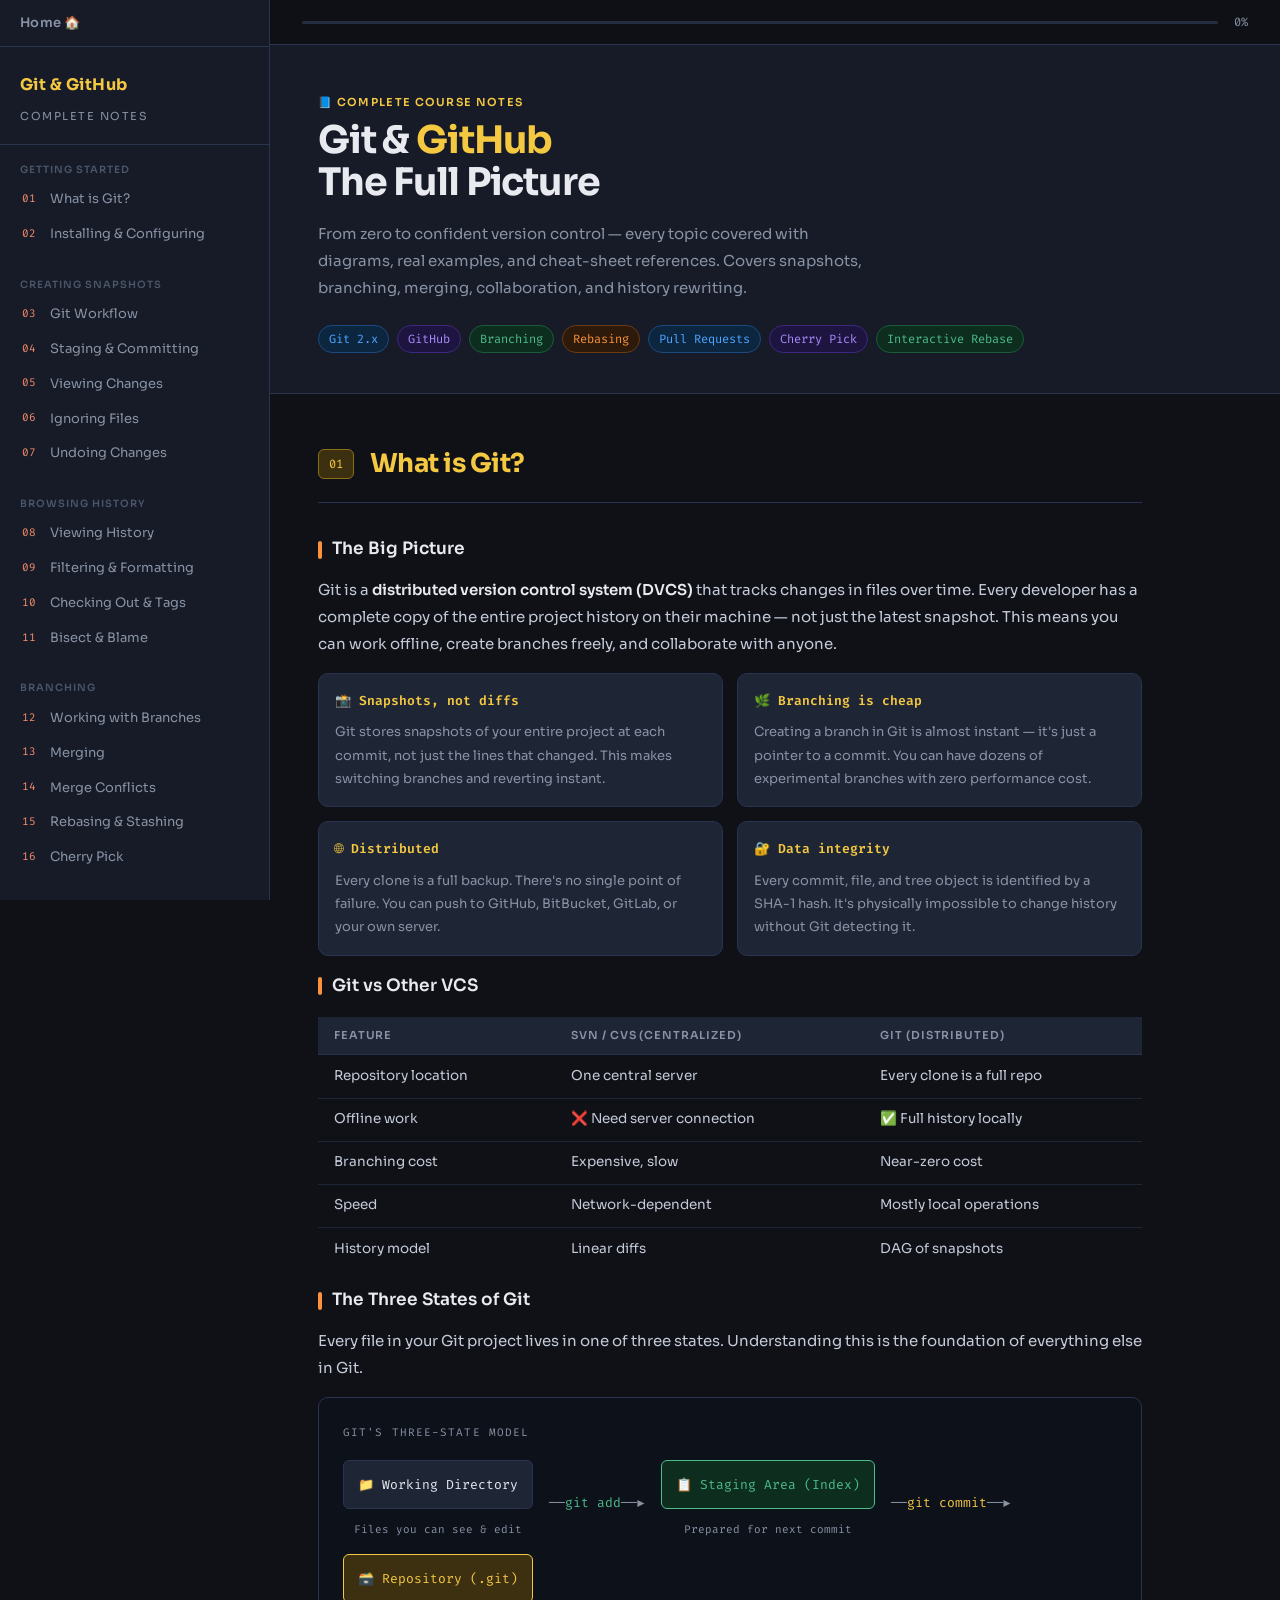
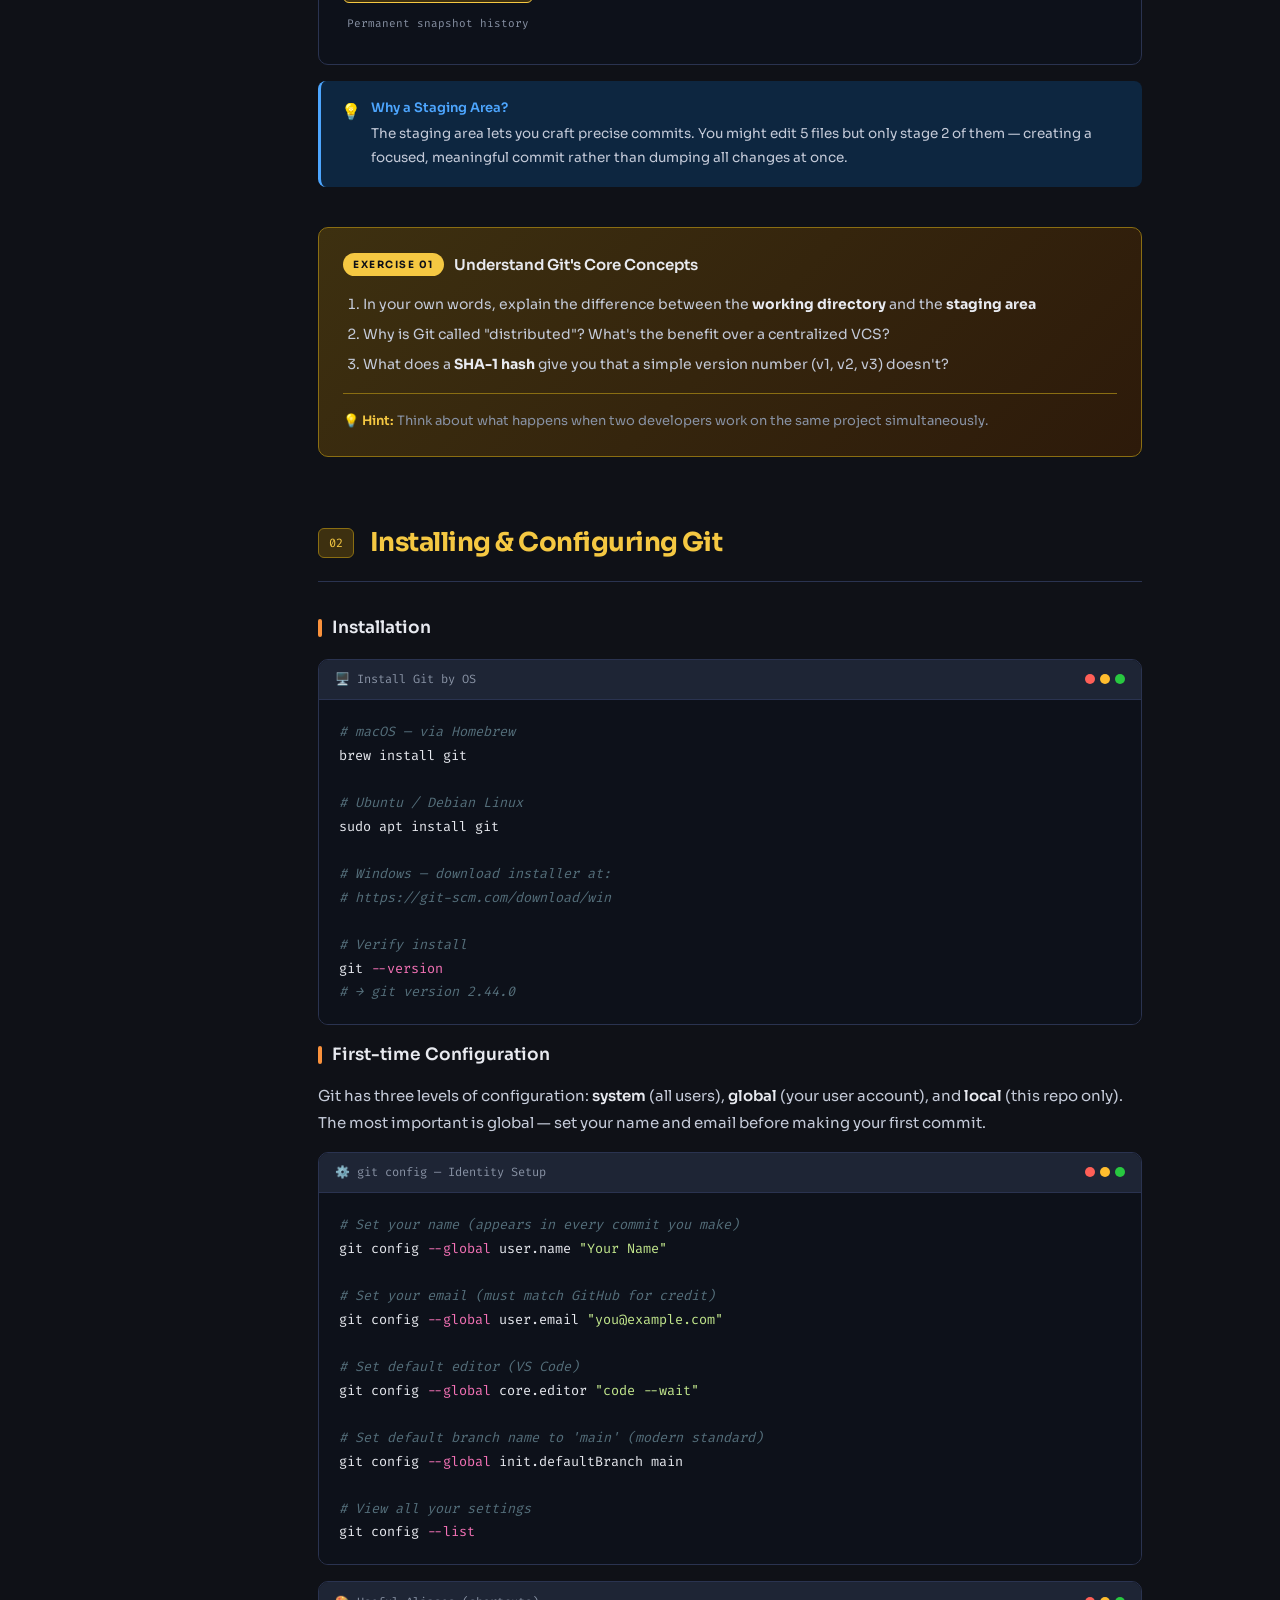
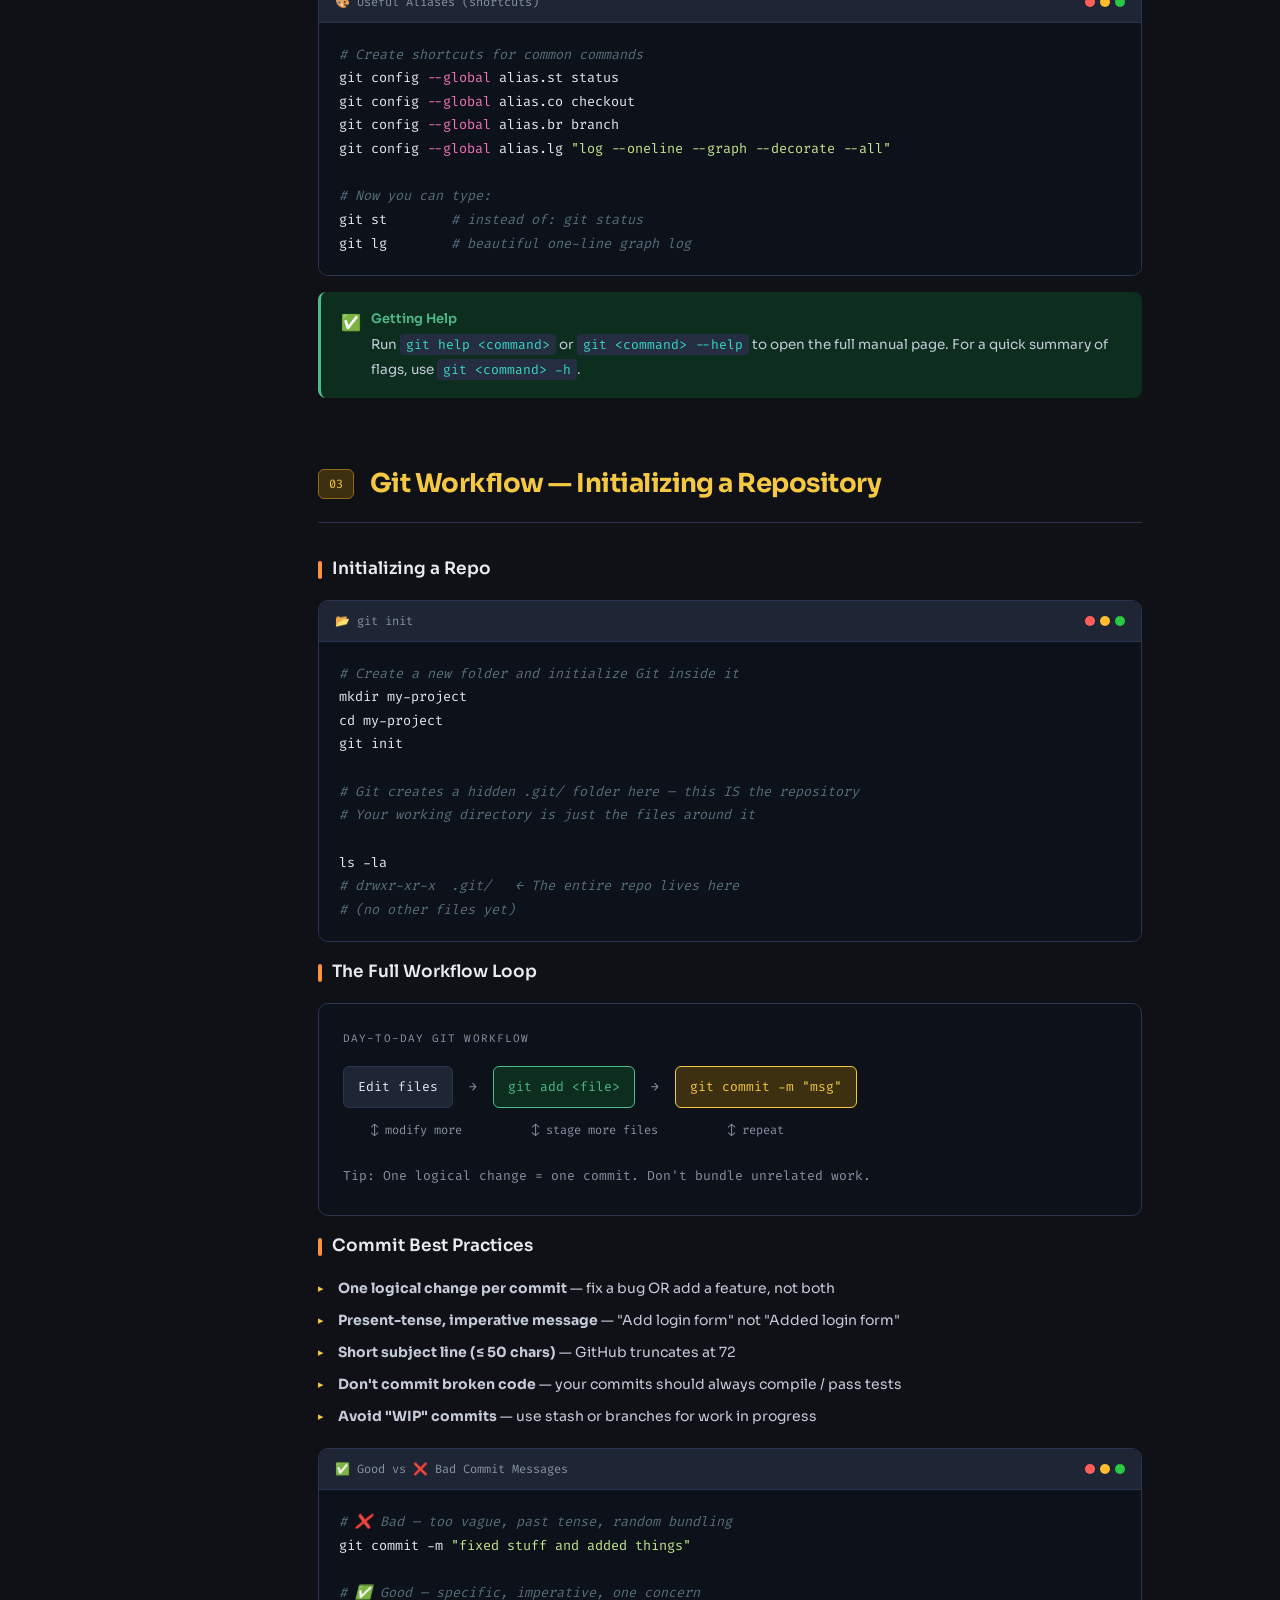
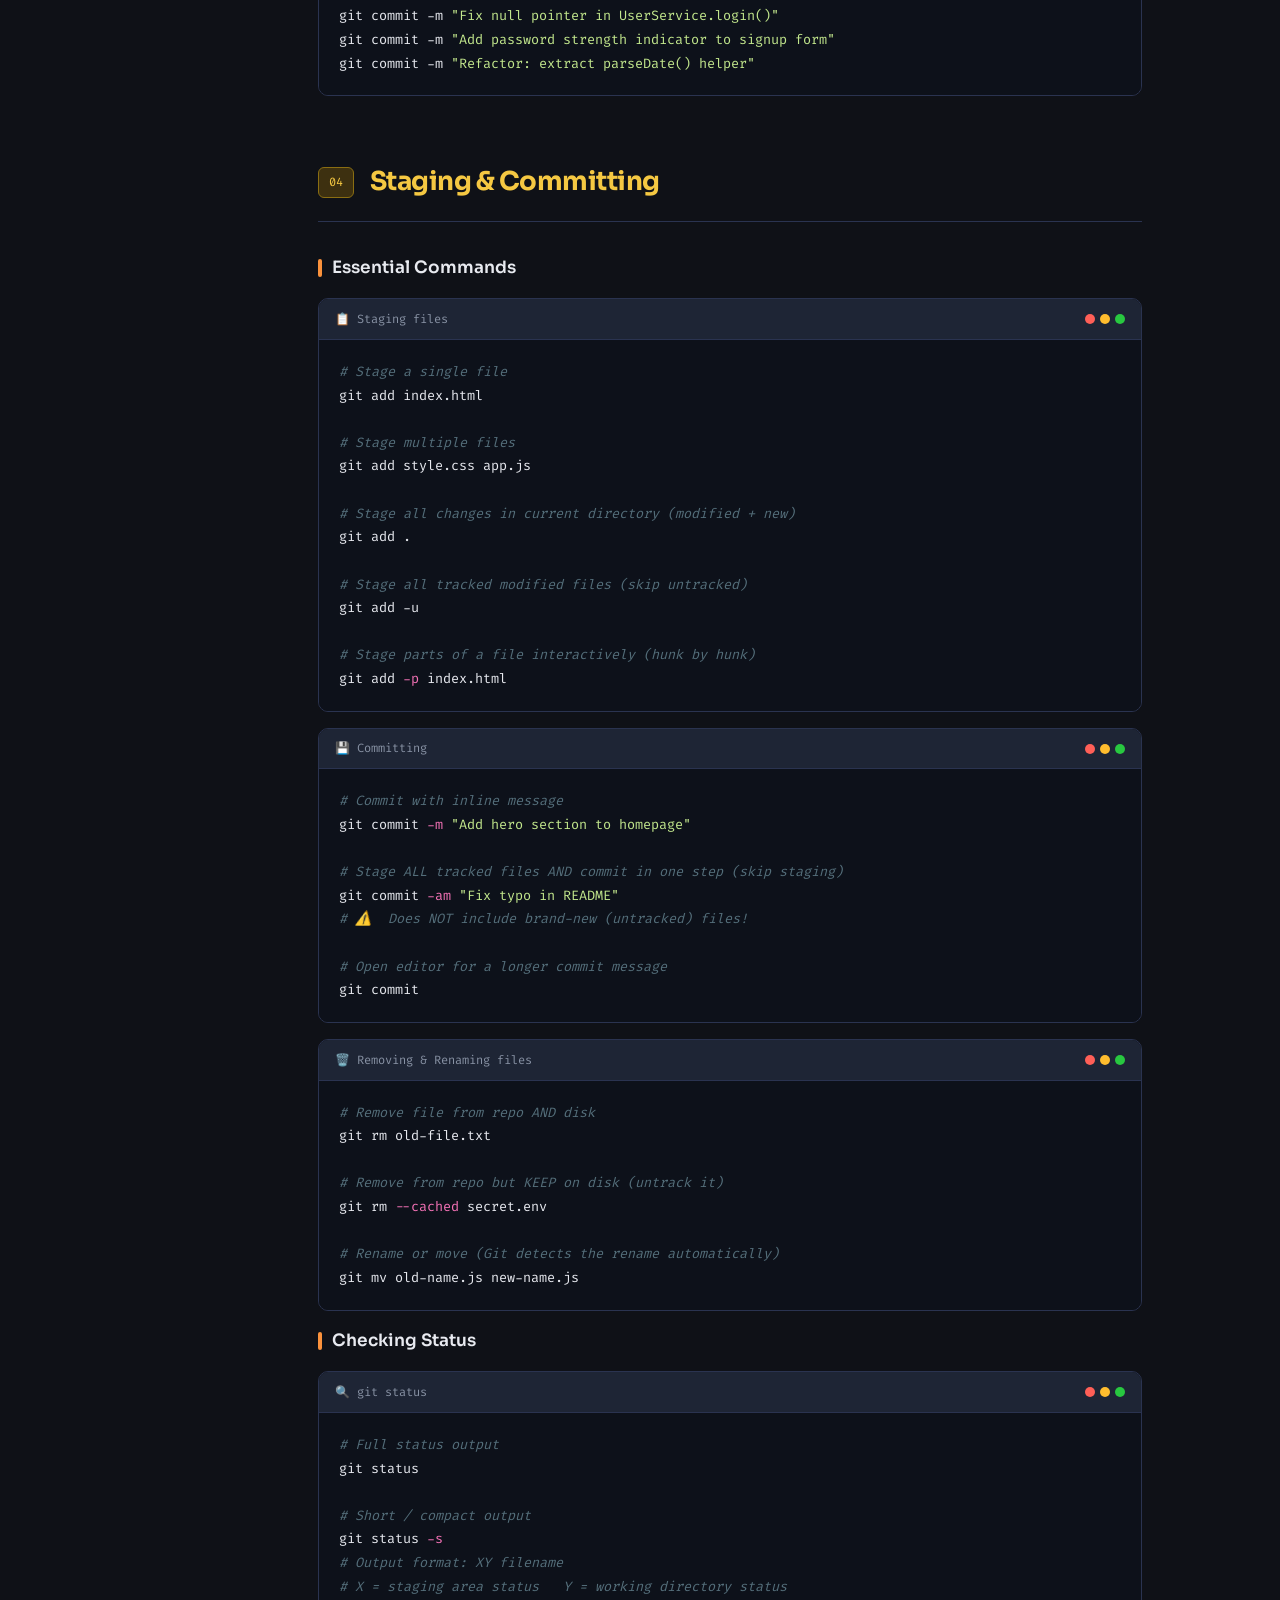
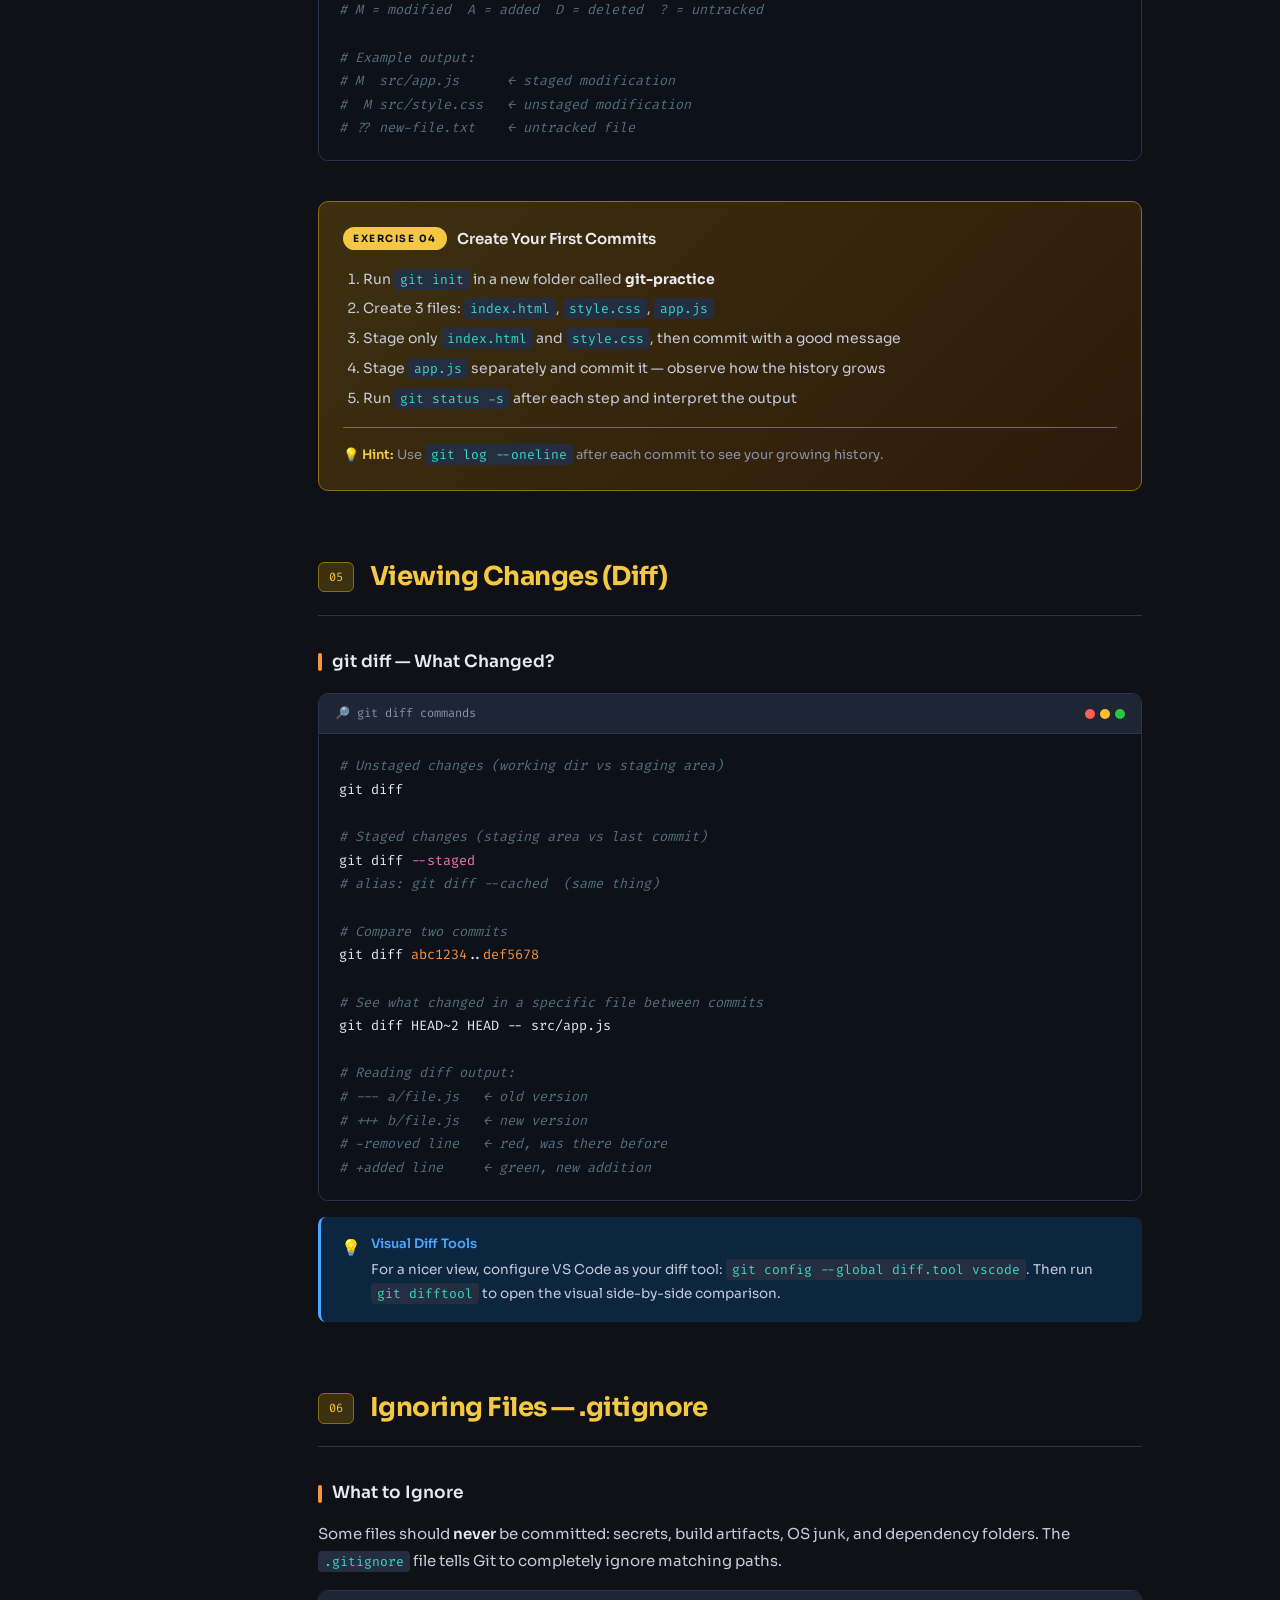
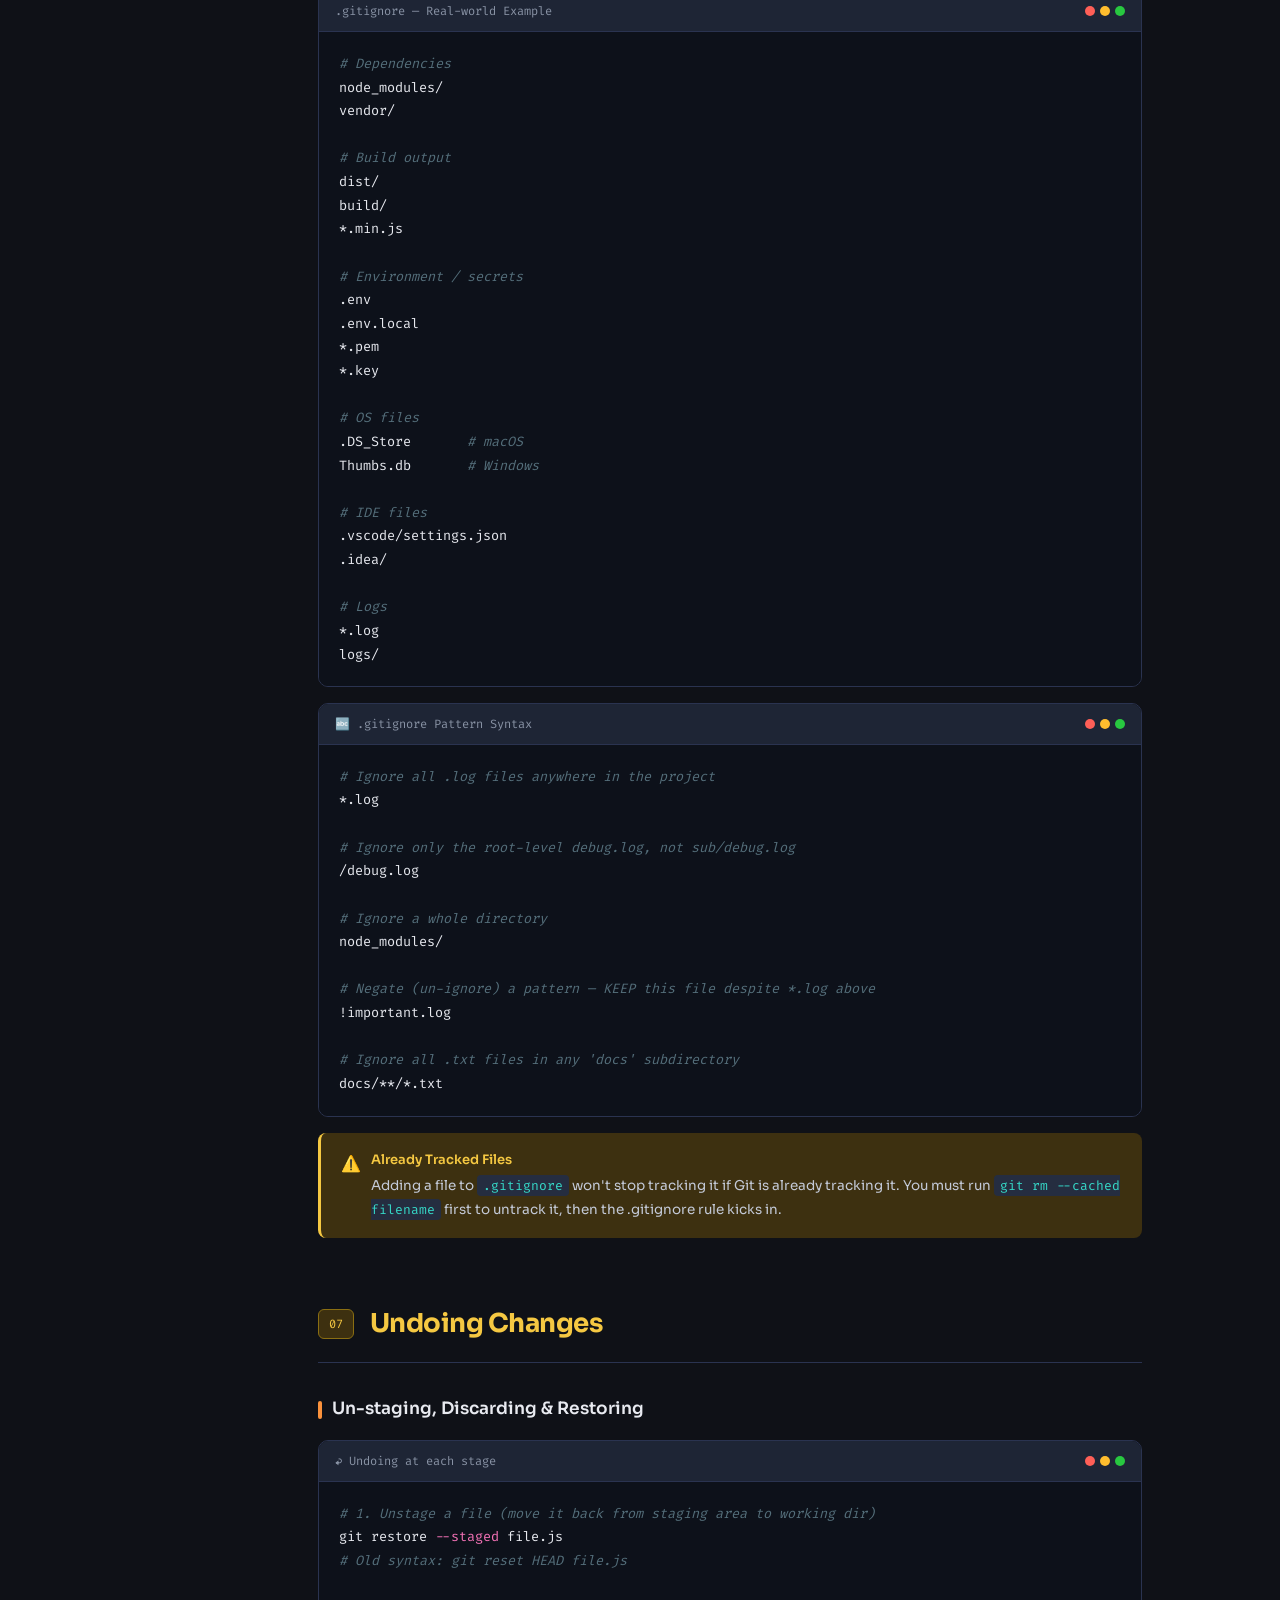
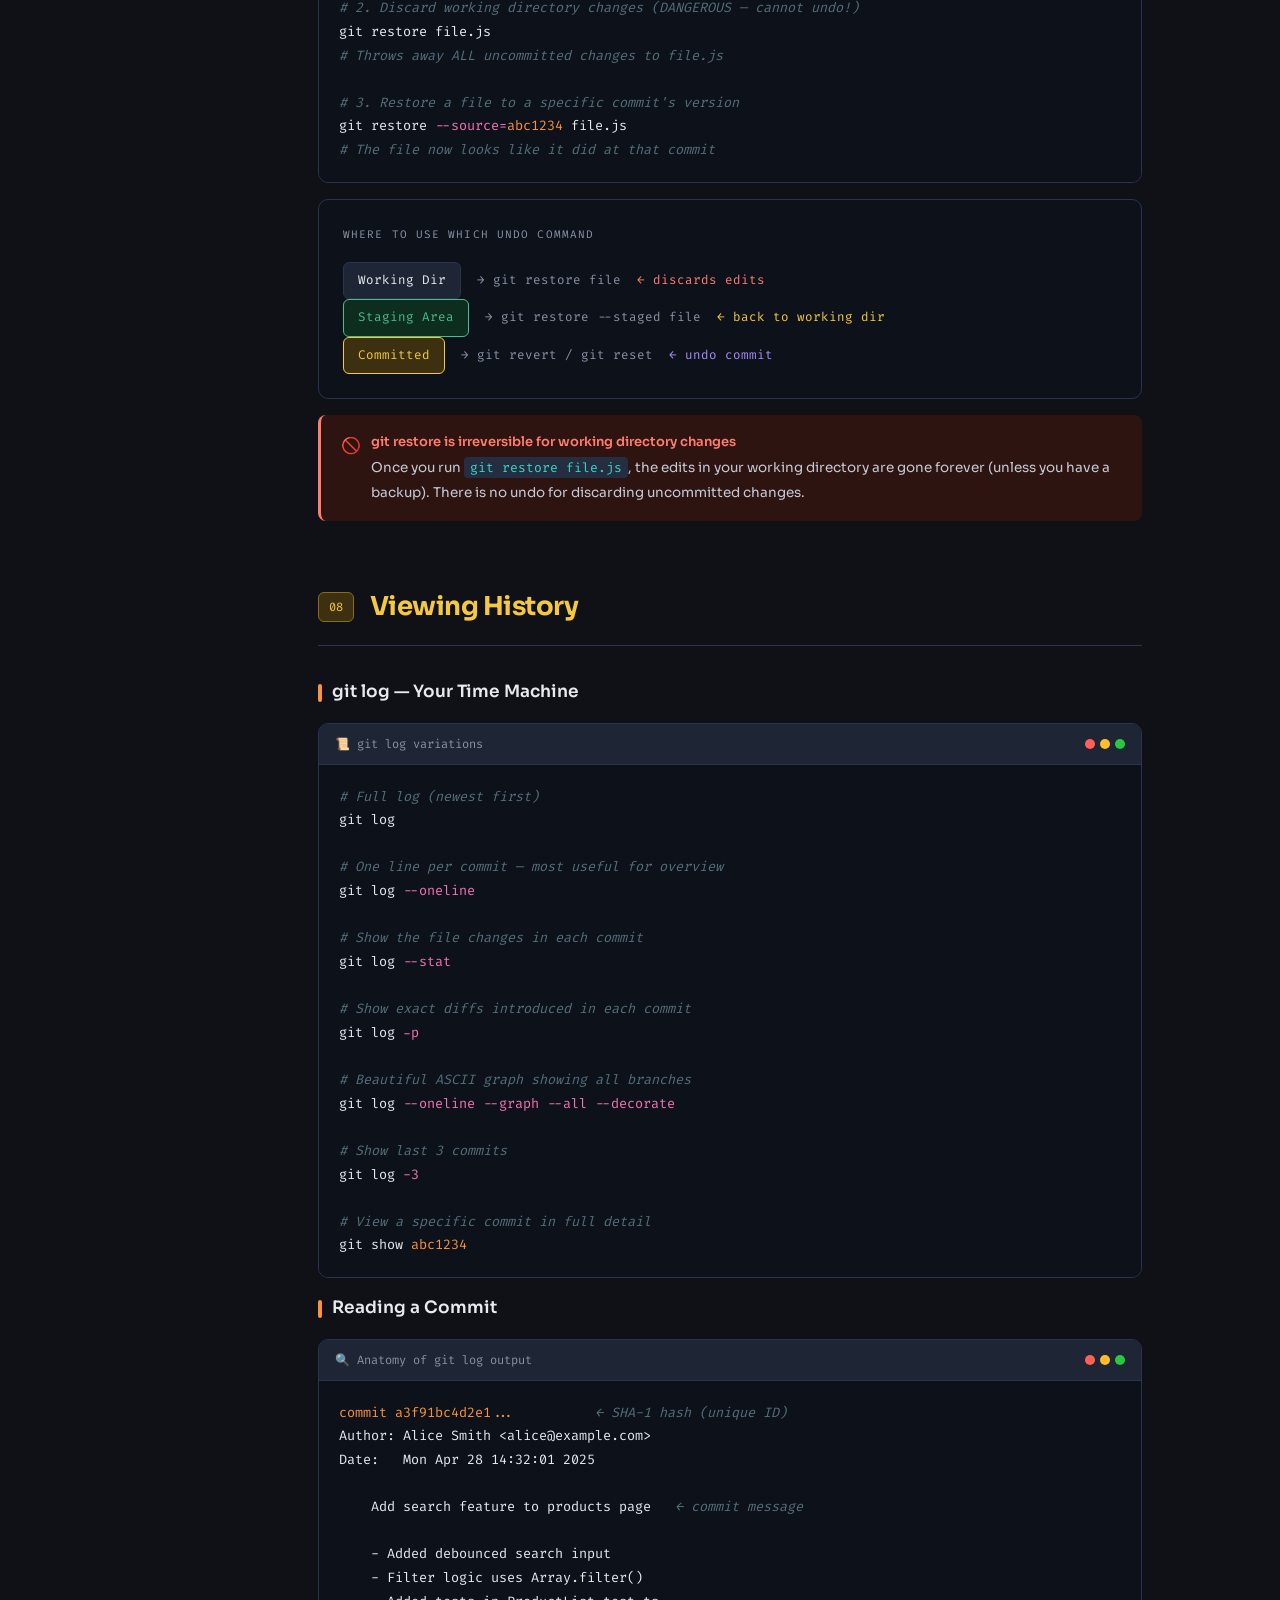
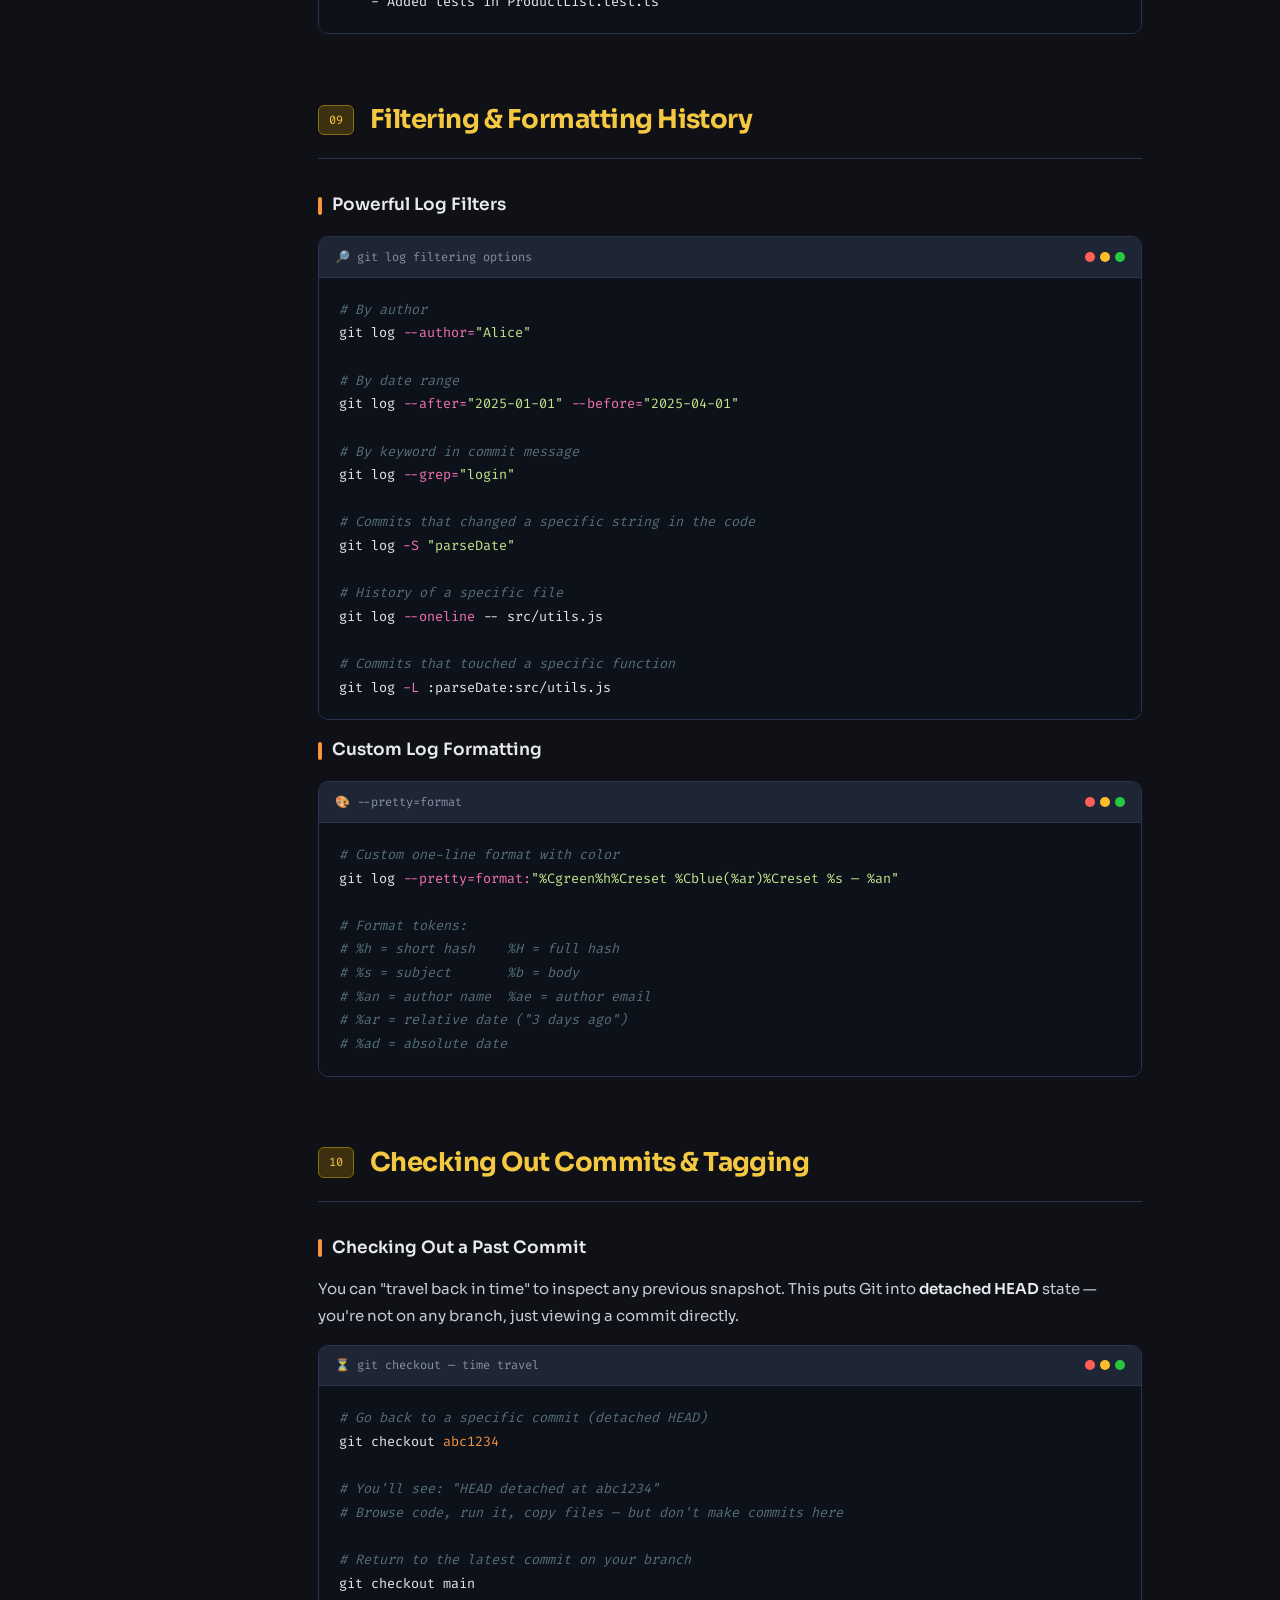
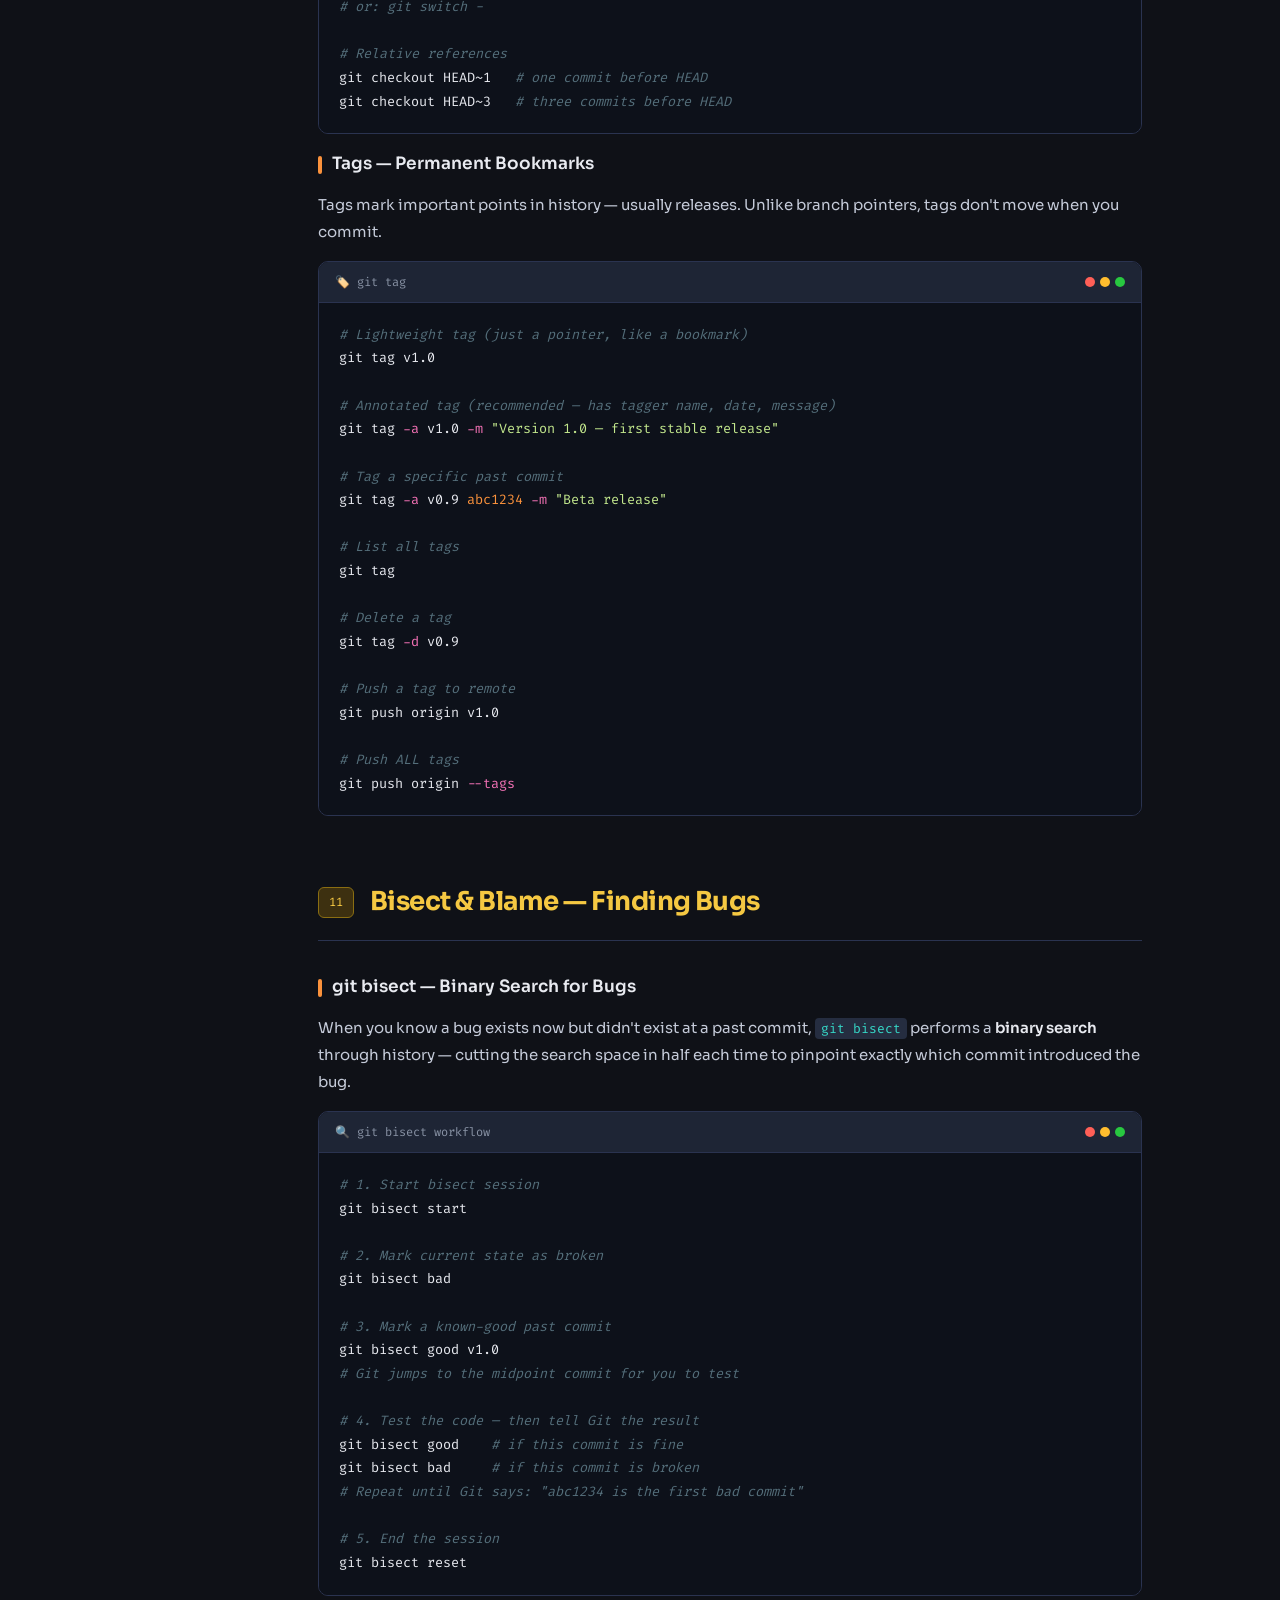
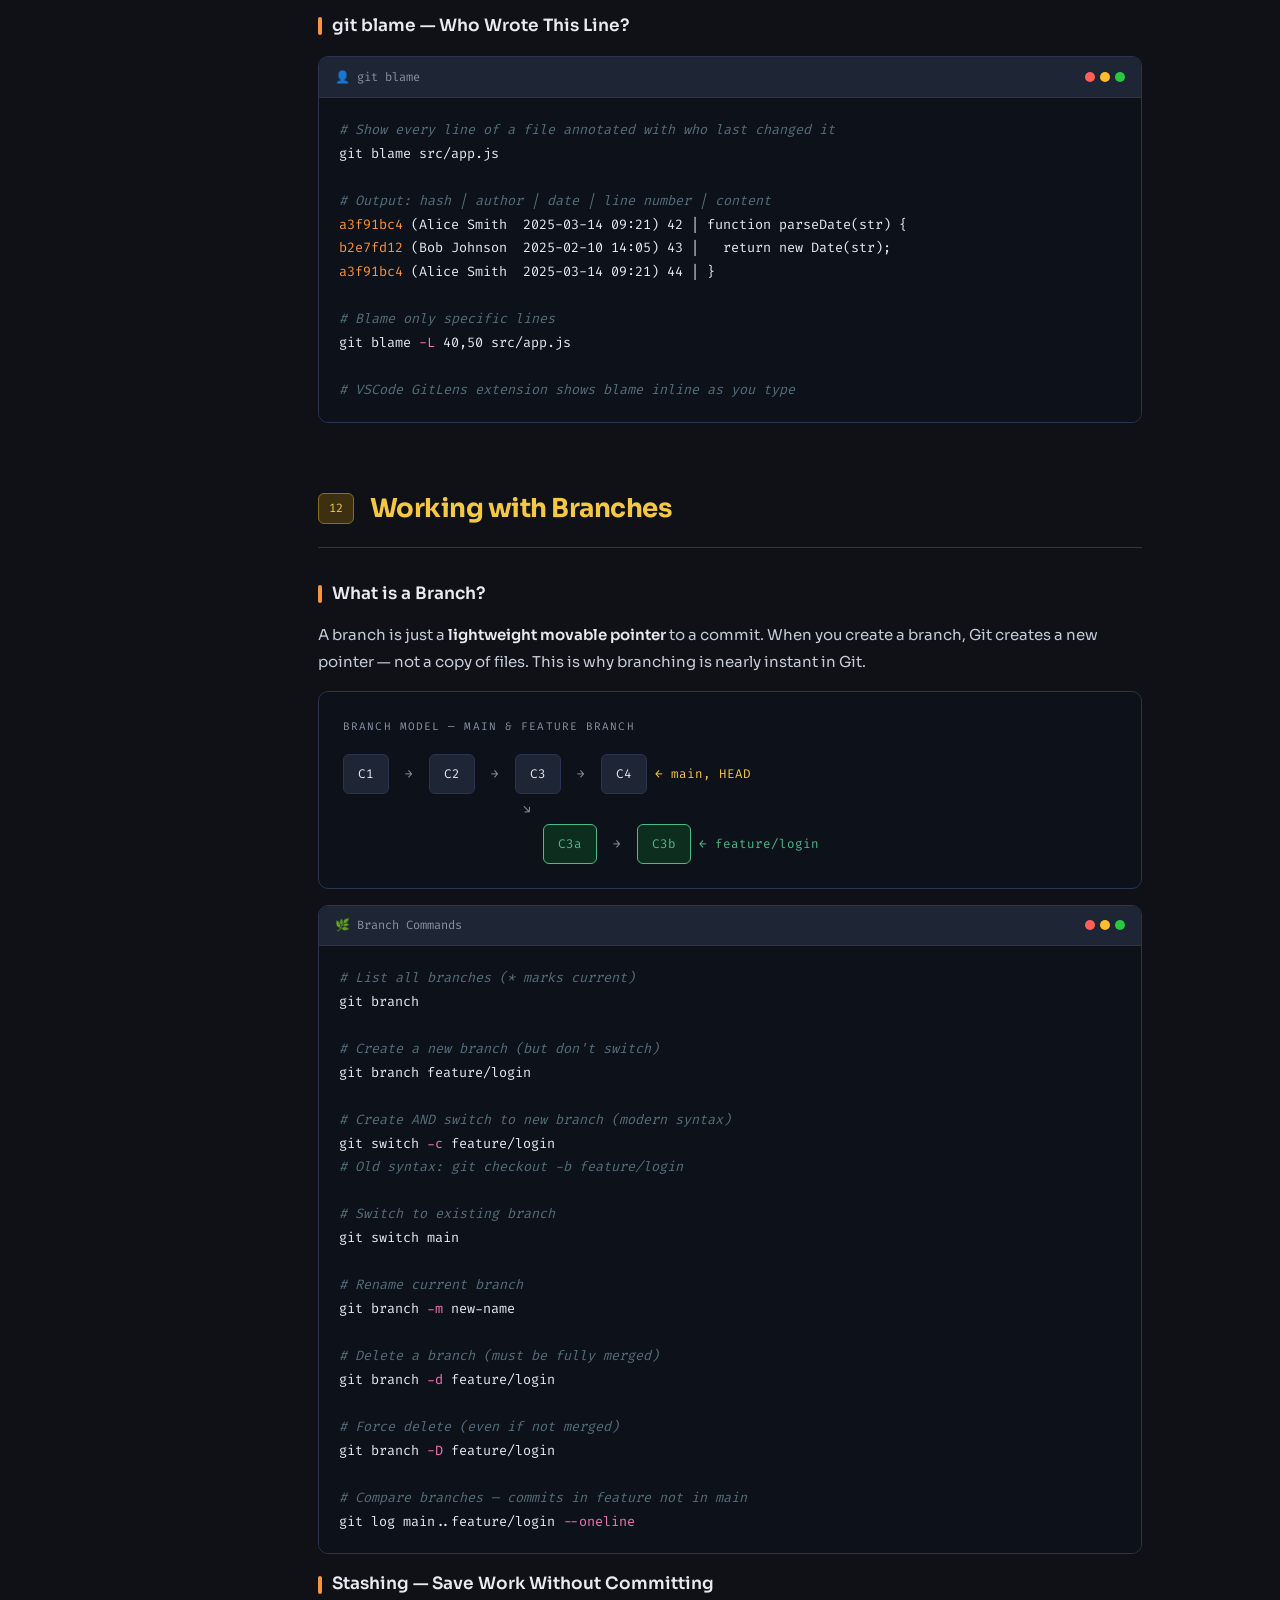
<file: DevOps/1.Git/Git Notes.html>
<!DOCTYPE html>
<html lang="en">
<head>
<meta charset="UTF-8">
<meta name="viewport" content="width=device-width, initial-scale=1.0">
<title>Git & GitHub — Complete Notes</title>
<link href="https://fonts.googleapis.com/css2?family=Fira+Code:wght@400;500&family=Sora:wght@400;500;600;700&family=Lora:ital,wght@0,400;1,400&display=swap" rel="stylesheet">
<style>
  :root {
    --bg: #0f1117;
    --bg2: #161b27;
    --bg3: #1e2535;
    --bg4: #252d40;
    --card: #1a2035;
    --border: #2a3350;
    --text: #e8eaf0;
    --muted: #8892a4;
    --dim: #4a5568;
    --c-yellow: #f5c842;
    --c-yellow-dim: #3d3010;
    --c-yellow-mid: #8a6e12;
    --c-blue: #4da6ff;
    --c-blue-dim: #0d2640;
    --c-blue-mid: #1a4a80;
    --c-green: #4dbb8a;
    --c-green-dim: #0d2e1e;
    --c-green-mid: #1a5c3a;
    --c-purple: #a78bfa;
    --c-purple-dim: #1e1440;
    --c-purple-mid: #3d2880;
    --c-coral: #ff7c6e;
    --c-coral-dim: #2e1410;
    --c-coral-mid: #6b2d24;
    --c-teal: #36d9c8;
    --c-teal-dim: #0a2826;
    --c-teal-mid: #155550;
    --c-pink: #f472b6;
    --c-pink-dim: #2d1025;
    --c-pink-mid: #6b2050;
    --c-orange: #fb923c;
    --c-orange-dim: #2d1a0a;
    --c-orange-mid: #6b3a10;
  }

  * { margin: 0; padding: 0; box-sizing: border-box; }

  body {
    background: var(--bg);
    color: var(--text);
    font-family: 'Sora', sans-serif;
    font-size: 15px;
    line-height: 1.7;
  }

    .home-btn {
  display: block;
  padding: 0.75rem 1.25rem;
  font-size: 13px;
  font-weight: 600;
  color: var(--muted);
  text-decoration: none;
  border-bottom: 1px solid var(--border);
  transition: color 0.15s;
  letter-spacing: 0.02em;
}

.home-btn:hover {
  color: var(--c-yellow);
}
  #sidebar {
    position: fixed;
    top: 0; left: 0;
    width: 270px;
    height: 100vh;
    background: var(--bg2);
    border-right: 1px solid var(--border);
    overflow-y: auto;
    z-index: 100;
    padding-bottom: 40px;
  }
  #sidebar::-webkit-scrollbar { width: 5px; }
  #sidebar::-webkit-scrollbar-thumb { background: var(--border); border-radius: 3px; }

  .sidebar-header {
    padding: 1.5rem 1.25rem 1rem;
    border-bottom: 1px solid var(--border);
    position: sticky; top: 0;
    background: var(--bg2);
    z-index: 1;
  }
  .sidebar-logo { font-size: 16px; font-weight: 700; color: var(--c-yellow); letter-spacing: 0.03em; display: block; margin-bottom: 4px; }
  .sidebar-sub { font-size: 11px; color: var(--muted); text-transform: uppercase; letter-spacing: 1.5px; }

  .nav-section { padding: 0.5rem 0; }
  .nav-section-title {
    font-size: 10px; font-weight: 600;
    text-transform: uppercase; letter-spacing: 0.1em;
    color: var(--dim); padding: 0.5rem 1.25rem 0.25rem;
  }

  .nav-item {
    display: flex; align-items: center; gap: 8px;
    padding: 0.4rem 1.25rem;
    font-size: 13px; color: var(--muted); cursor: pointer;
    border-left: 2px solid transparent;
    transition: all 0.15s; text-decoration: none;
  }
  .nav-item:hover { color: var(--text); background: var(--bg3); }
  .nav-item.active { color: var(--c-yellow); border-left-color: var(--c-yellow); background: var(--c-yellow-dim); }
  .nav-item .num { font-family: 'Fira Code', monospace; font-size: 11px; color: #f78c6c; min-width: 20px; }

  #main { margin-left: 270px; min-height: 100vh; }

  .top-bar {
    position: sticky; top: 0;
    background: rgba(15,17,23,0.95);
    backdrop-filter: blur(8px);
    border-bottom: 1px solid var(--border);
    padding: 0.75rem 2rem;
    display: flex; align-items: center; gap: 1rem;
    z-index: 50;
  }

  .progress-bar { flex: 1; height: 3px; background: var(--bg4); border-radius: 2px; overflow: hidden; }
  .progress-fill { height: 100%; background: linear-gradient(90deg, var(--c-yellow), var(--c-orange)); border-radius: 2px; width: 0%; transition: width 0.3s; }
  .progress-text { font-size: 12px; color: var(--muted); font-family: 'Fira Code', monospace; white-space: nowrap; }

  .content { padding: 3rem 3rem 5rem; max-width: 920px; }

  /* ===== HERO ===== */
  .hero { background: var(--bg2); border-bottom: 1px solid var(--border); padding: 3rem 3rem 2.5rem; }
  .hero-eyebrow { font-size: 11px; font-weight: 600; color: var(--c-yellow); text-transform: uppercase; letter-spacing: 0.12em; margin-bottom: 0.5rem; }
  .hero h1 { font-size: 38px; font-weight: 700; letter-spacing: -0.03em; line-height: 1.1; margin-bottom: 1rem; }
  .hero h1 span { color: var(--c-yellow); }
  .hero p { color: var(--muted); font-size: 15px; max-width: 560px; margin-bottom: 1.5rem; }
  .hero-tags { display: flex; flex-wrap: wrap; gap: 8px; margin-top: 1.5rem; }
  .tag-blue   { background: var(--c-blue-dim);   color: var(--c-blue);   border: 1px solid var(--c-blue-mid);   font-size: 12px; padding: 3px 10px; border-radius: 99px; font-family: 'Fira Code', monospace; }
  .tag-purple { background: var(--c-purple-dim); color: var(--c-purple); border: 1px solid var(--c-purple-mid); font-size: 12px; padding: 3px 10px; border-radius: 99px; font-family: 'Fira Code', monospace; }
  .tag-green  { background: var(--c-green-dim);  color: var(--c-green);  border: 1px solid var(--c-green-mid);  font-size: 12px; padding: 3px 10px; border-radius: 99px; font-family: 'Fira Code', monospace; }
  .tag-orange { background: var(--c-orange-dim); color: var(--c-orange); border: 1px solid var(--c-orange-mid); font-size: 12px; padding: 3px 10px; border-radius: 99px; font-family: 'Fira Code', monospace; }

  /* ===== SECTIONS ===== */
  .section { margin-bottom: 4rem; scroll-margin-top: 5rem; }
  .section-header {
    display: flex; align-items: center; gap: 1rem;
    margin-bottom: 2rem; padding-bottom: 1rem;
    border-bottom: 1px solid var(--border);
  }
  .section-num {
    font-family: 'Fira Code', monospace; font-size: 12px;
    color: var(--c-yellow); background: var(--c-yellow-dim);
    border: 1px solid var(--c-yellow-mid);
    padding: 4px 10px; border-radius: 6px; white-space: nowrap;
  }
  .section h2 { font-size: 26px; font-weight: 700; letter-spacing: -0.02em; color: var(--c-yellow); }

  .subsection { margin-bottom: 2.5rem; }
  .subsection h3 {
    font-size: 17px; font-weight: 600; color: var(--text);
    margin-bottom: 0.75rem; display: flex; align-items: center; gap: 10px;
  }
  .subsection h3::before {
    content: ''; display: block; width: 4px; height: 18px;
    background: var(--c-orange); border-radius: 2px; flex-shrink: 0;
  }
  .subsection h4 { font-size: 13px; font-weight: 600; color: var(--c-teal); margin: 1rem 0 0.5rem; text-transform: uppercase; letter-spacing: 0.08em; }

  p { color: #c4cad8; margin-bottom: 1rem; line-height: 1.8; }
  p strong { color: var(--text); font-weight: 600; }

  /* ===== CODE BLOCKS ===== */
  .code-block { border-radius: 10px; overflow: hidden; margin: 1rem 0; border: 1px solid var(--border); }
  .code-header {
    display: flex; align-items: center; justify-content: space-between;
    padding: 0.6rem 1rem; background: var(--bg3); border-bottom: 1px solid var(--border);
  }
  .code-filename { font-family: 'Fira Code', monospace; font-size: 12px; color: var(--muted); }
  .code-header .dots { display: flex; gap: 5px; }
  .code-header .dots span { width: 10px; height: 10px; border-radius: 50%; }
  .dot-r { background: #ff5f57; }
  .dot-y { background: #ffbd2e; }
  .dot-g { background: #28c840; }

  pre {
    background: #0d111a; padding: 1.25rem;
    overflow-x: auto; font-family: 'Fira Code', monospace;
    font-size: 13.5px; line-height: 1.75;
  }

  /* Syntax */
  .kw  { color: #c792ea; }
  .fn  { color: #82aaff; }
  .str { color: #c3e88d; }
  .num { color: #f78c6c; }
  .cm  { color: #546e7a; font-style: italic; }
  .op  { color: #89ddff; }
  .cls { color: #ffcb6b; }
  .tp  { color: #ffcb6b; }
  .flag { color: #f472b6; }
  .hash { color: #fb923c; }

  code {
    font-family: 'Fira Code', monospace; font-size: 13px;
    background: var(--bg4); padding: 2px 6px;
    border-radius: 4px; color: var(--c-teal);
  }

  /* ===== CALLOUTS ===== */
  .callout {
    border-radius: 8px; padding: 1rem 1.25rem; margin: 1rem 0;
    border-left: 3px solid; display: flex; gap: 10px;
  }
  .callout-icon { font-size: 16px; flex-shrink: 0; margin-top: 1px; }
  .callout-title { font-size: 13px; font-weight: 600; display: block; margin-bottom: 3px; }
  .callout-body { flex: 1; font-size: 13.5px; }
  .callout-body p { margin-bottom: 0; font-size: 13.5px; }

  .callout-info { background: var(--c-blue-dim); border-color: var(--c-blue); }
  .callout-info .callout-title { color: var(--c-blue); }
  .callout-info .callout-body { color: #9ecfff; }

  .callout-tip { background: var(--c-green-dim); border-color: var(--c-green); }
  .callout-tip .callout-title { color: var(--c-green); }
  .callout-tip .callout-body { color: #8de8b8; }

  .callout-warn { background: var(--c-yellow-dim); border-color: var(--c-yellow); }
  .callout-warn .callout-title { color: var(--c-yellow); }
  .callout-warn .callout-body { color: #f0dc8a; }

  .callout-err { background: var(--c-coral-dim); border-color: var(--c-coral); }
  .callout-err .callout-title { color: var(--c-coral); }
  .callout-err .callout-body { color: #ffaa9e; }

  /* ===== CONCEPT GRID ===== */
  .concept-grid { display: grid; grid-template-columns: repeat(2, 1fr); gap: 14px; margin: 1rem 0; }
  .concept-card { background: var(--bg3); border: 1px solid var(--border); border-radius: 10px; padding: 1rem; }
  .concept-card-title { font-family: 'Fira Code', monospace; font-size: 13px; color: var(--c-yellow); font-weight: 600; margin-bottom: 8px; }
  .concept-card p { font-size: 13px; margin-bottom: 0; color: var(--muted); }

  /* ===== FEATURE LIST ===== */
  .feature-list { list-style: none; padding: 0; margin: 0.75rem 0; }
  .feature-list li { color: #c4cad8; padding: 4px 0 4px 20px; position: relative; font-size: 14px; }
  .feature-list li::before { content: '▸'; position: absolute; left: 0; color: var(--c-yellow); font-size: 11px; top: 6px; }

  /* ===== COMPARE TABLE ===== */
  .compare-table { width: 100%; border-collapse: collapse; margin: 1rem 0; font-size: 13.5px; }
  .compare-table th { background: var(--bg3); color: var(--muted); font-weight: 600; padding: 0.6rem 1rem; text-align: left; border-bottom: 1px solid var(--border); font-size: 11px; text-transform: uppercase; letter-spacing: 0.08em; }
  .compare-table td { padding: 0.6rem 1rem; border-bottom: 1px solid var(--bg3); color: #c4cad8; vertical-align: top; }
  .compare-table tr:last-child td { border-bottom: none; }
  .compare-table tr:hover td { background: var(--bg2); }
  .compare-table code { font-family: 'Fira Code', monospace; font-size: 12.5px; background: var(--bg4); padding: 2px 6px; border-radius: 4px; color: var(--c-teal); }

  /* ===== DIAGRAM ===== */
  .diagram {
    background: #0d111a; border: 1px solid var(--border);
    border-radius: 10px; padding: 1.5rem;
    font-family: 'Fira Code', monospace; font-size: 13px;
    line-height: 2; margin: 1rem 0; overflow-x: auto;
  }
  .diagram .d-title { color: var(--muted); font-size: 11px; text-transform: uppercase; letter-spacing: 0.1em; margin-bottom: 1rem; }
  .d-box { display: inline-block; border: 1px solid var(--border); border-radius: 6px; padding: 4px 14px; background: var(--bg3); color: var(--text); }
  .d-box.y { border-color: var(--c-yellow); color: var(--c-yellow); background: var(--c-yellow-dim); }
  .d-box.g { border-color: var(--c-green); color: var(--c-green); background: var(--c-green-dim); }
  .d-box.b { border-color: var(--c-blue); color: var(--c-blue); background: var(--c-blue-dim); }
  .d-box.p { border-color: var(--c-purple); color: var(--c-purple); background: var(--c-purple-dim); }
  .d-box.o { border-color: var(--c-orange); color: var(--c-orange); background: var(--c-orange-dim); }
  .d-arrow { color: var(--muted); margin: 0 8px; }
  .d-label { color: var(--muted); font-size: 11px; }

  /* ===== EXERCISE ===== */
  .exercise {
    background: linear-gradient(135deg, var(--c-yellow-dim), var(--c-orange-dim));
    border: 1px solid var(--c-yellow-mid);
    border-radius: 10px; padding: 1.5rem; margin: 1.75rem 0;
  }
  .exercise-header { display: flex; align-items: center; gap: 10px; margin-bottom: 1rem; }
  .exercise-badge { background: var(--c-yellow); color: #0f1117; font-size: 10px; font-weight: 700; text-transform: uppercase; letter-spacing: 1.5px; padding: 3px 10px; border-radius: 99px; }
  .exercise-title { font-size: 15px; font-weight: 600; color: var(--text); }
  .exercise ol { padding-left: 1.25rem; }
  .exercise li { color: #c4cad8; margin-bottom: 6px; font-size: 14px; }
  .exercise li strong { color: var(--text); }
  .exercise-hint { margin-top: 1rem; padding-top: 1rem; border-top: 1px solid var(--c-yellow-mid); font-size: 13px; color: var(--muted); }
  .exercise-hint span { color: var(--c-yellow); font-weight: 600; }

  .topic-divider { height: 1px; background: var(--border); margin: 2.5rem 0; }

  /* Cheat-sheet command table */
  .cmd-table { width: 100%; border-collapse: collapse; margin: 1rem 0; font-size: 13.5px; }
  .cmd-table th { background: var(--bg3); color: var(--muted); font-weight: 600; padding: 0.6rem 1rem; text-align: left; border-bottom: 1px solid var(--border); font-size: 11px; text-transform: uppercase; letter-spacing: 0.08em; }
  .cmd-table td { padding: 0.55rem 1rem; border-bottom: 1px solid var(--bg3); color: #c4cad8; vertical-align: top; }
  .cmd-table tr:last-child td { border-bottom: none; }
  .cmd-table tr:hover td { background: var(--bg2); }
  .cmd-table code { font-family: 'Fira Code', monospace; font-size: 12.5px; background: var(--bg4); padding: 2px 6px; border-radius: 4px; color: var(--c-teal); white-space: nowrap; }
  .cmd-table .desc { color: var(--muted); font-size: 13px; }

  #scrollTop {
    position: fixed; bottom: 32px; right: 32px;
    background: var(--c-yellow); color: #0f1117;
    border: none; width: 40px; height: 40px; border-radius: 50%;
    font-size: 16px; cursor: pointer; display: none;
    align-items: center; justify-content: center; z-index: 200;
    font-weight: 700;
  }
  #scrollTop:hover { background: var(--c-orange); }

  @media (max-width: 768px) {
    #sidebar { transform: translateX(-100%); }
    #main { margin-left: 0; }
    .concept-grid { grid-template-columns: 1fr; }
  }
</style>
</head>
<body>

<!-- Sidebar -->
<nav id="sidebar">

  <a href="/" class="home-btn">Home 🏠</a> 
  <div class="sidebar-header">
    <span class="sidebar-logo">Git &amp; GitHub</span>
    <span class="sidebar-sub">Complete Notes</span>
  </div>

  <div class="nav-section">
    <div class="nav-section-title">Getting Started</div>
    <a href="#s1" class="nav-item active"><span class="num">01</span>What is Git?</a>
    <a href="#s2" class="nav-item"><span class="num">02</span>Installing &amp; Configuring</a>
  </div>

  <div class="nav-section">
    <div class="nav-section-title">Creating Snapshots</div>
    <a href="#s3" class="nav-item"><span class="num">03</span>Git Workflow</a>
    <a href="#s4" class="nav-item"><span class="num">04</span>Staging &amp; Committing</a>
    <a href="#s5" class="nav-item"><span class="num">05</span>Viewing Changes</a>
    <a href="#s6" class="nav-item"><span class="num">06</span>Ignoring Files</a>
    <a href="#s7" class="nav-item"><span class="num">07</span>Undoing Changes</a>
  </div>

  <div class="nav-section">
    <div class="nav-section-title">Browsing History</div>
    <a href="#s8" class="nav-item"><span class="num">08</span>Viewing History</a>
    <a href="#s9" class="nav-item"><span class="num">09</span>Filtering &amp; Formatting</a>
    <a href="#s10" class="nav-item"><span class="num">10</span>Checking Out &amp; Tags</a>
    <a href="#s11" class="nav-item"><span class="num">11</span>Bisect &amp; Blame</a>
  </div>

  <div class="nav-section">
    <div class="nav-section-title">Branching</div>
    <a href="#s12" class="nav-item"><span class="num">12</span>Working with Branches</a>
    <a href="#s13" class="nav-item"><span class="num">13</span>Merging</a>
    <a href="#s14" class="nav-item"><span class="num">14</span>Merge Conflicts</a>
    <a href="#s15" class="nav-item"><span class="num">15</span>Rebasing &amp; Stashing</a>
    <a href="#s16" class="nav-item"><span class="num">16</span>Cherry Pick</a>
  </div>

  <div class="nav-section">
    <div class="nav-section-title">Collaboration</div>
    <a href="#s17" class="nav-item"><span class="num">17</span>Remote Repositories</a>
    <a href="#s18" class="nav-item"><span class="num">18</span>Push, Pull &amp; Fetch</a>
    <a href="#s19" class="nav-item"><span class="num">19</span>Pull Requests &amp; Issues</a>
    <a href="#s20" class="nav-item"><span class="num">20</span>Forks &amp; Open Source</a>
  </div>

  <div class="nav-section">
    <div class="nav-section-title">Rewriting History</div>
    <a href="#s21" class="nav-item"><span class="num">21</span>Undoing &amp; Amending</a>
    <a href="#s22" class="nav-item"><span class="num">22</span>Interactive Rebase</a>
  </div>

  <div class="nav-section">
    <div class="nav-section-title">GitHub Setup</div>
    <a href="#s23" class="nav-item"><span class="num">23</span>GitHub Connection Template</a>
  </div>
</nav>

<!-- Main -->
<div id="main">
  <div class="top-bar">
    <div class="progress-bar"><div class="progress-fill" id="progressFill"></div></div>
    <span class="progress-text" id="progressText">0%</span>
  </div>

  <div class="hero">
    <div class="hero-eyebrow">📘 Complete Course Notes</div>
    <h1>Git &amp; <span>GitHub</span><br>The Full Picture</h1>
    <p>From zero to confident version control — every topic covered with diagrams, real examples, and cheat-sheet references. Covers snapshots, branching, merging, collaboration, and history rewriting.</p>
    <div class="hero-tags">
      <span class="tag-blue">Git 2.x</span>
      <span class="tag-purple">GitHub</span>
      <span class="tag-green">Branching</span>
      <span class="tag-orange">Rebasing</span>
      <span class="tag-blue">Pull Requests</span>
      <span class="tag-purple">Cherry Pick</span>
      <span class="tag-green">Interactive Rebase</span>
    </div>
  </div>

  <div class="content">

    <!-- ═══════════════════════════════ -->
    <!-- SECTION 1: What is Git -->
    <!-- ═══════════════════════════════ -->
    <div class="section" id="s1">
      <div class="section-header">
        <span class="section-num">01</span>
        <h2>What is Git?</h2>
      </div>

      <div class="subsection">
        <h3>The Big Picture</h3>
        <p>Git is a <strong>distributed version control system (DVCS)</strong> that tracks changes in files over time. Every developer has a complete copy of the entire project history on their machine — not just the latest snapshot. This means you can work offline, create branches freely, and collaborate with anyone.</p>

        <div class="concept-grid">
          <div class="concept-card">
            <div class="concept-card-title">📸 Snapshots, not diffs</div>
            <p>Git stores snapshots of your entire project at each commit, not just the lines that changed. This makes switching branches and reverting instant.</p>
          </div>
          <div class="concept-card">
            <div class="concept-card-title">🌿 Branching is cheap</div>
            <p>Creating a branch in Git is almost instant — it's just a pointer to a commit. You can have dozens of experimental branches with zero performance cost.</p>
          </div>
          <div class="concept-card">
            <div class="concept-card-title">🌐 Distributed</div>
            <p>Every clone is a full backup. There's no single point of failure. You can push to GitHub, BitBucket, GitLab, or your own server.</p>
          </div>
          <div class="concept-card">
            <div class="concept-card-title">🔐 Data integrity</div>
            <p>Every commit, file, and tree object is identified by a SHA-1 hash. It's physically impossible to change history without Git detecting it.</p>
          </div>
        </div>

        <h3>Git vs Other VCS</h3>
        <table class="compare-table">
          <thead><tr><th>Feature</th><th>SVN / CVS (Centralized)</th><th>Git (Distributed)</th></tr></thead>
          <tbody>
            <tr><td>Repository location</td><td>One central server</td><td>Every clone is a full repo</td></tr>
            <tr><td>Offline work</td><td>❌ Need server connection</td><td>✅ Full history locally</td></tr>
            <tr><td>Branching cost</td><td>Expensive, slow</td><td>Near-zero cost</td></tr>
            <tr><td>Speed</td><td>Network-dependent</td><td>Mostly local operations</td></tr>
            <tr><td>History model</td><td>Linear diffs</td><td>DAG of snapshots</td></tr>
          </tbody>
        </table>

        <h3>The Three States of Git</h3>
        <p>Every file in your Git project lives in one of three states. Understanding this is the foundation of everything else in Git.</p>

        <div class="diagram">
          <div class="d-title">Git's Three-State Model</div>
          <div style="display:flex;align-items:center;gap:8px;flex-wrap:wrap;line-height:3;">
            <div style="text-align:center">
              <div class="d-box" style="display:block;margin-bottom:4px;">📁 Working Directory</div>
              <div class="d-label">Files you can see &amp; edit</div>
            </div>
            <div class="d-arrow">──<span style="color:var(--c-green)">git add</span>──▶</div>
            <div style="text-align:center">
              <div class="d-box g" style="display:block;margin-bottom:4px;">📋 Staging Area (Index)</div>
              <div class="d-label">Prepared for next commit</div>
            </div>
            <div class="d-arrow">──<span style="color:var(--c-yellow)">git commit</span>──▶</div>
            <div style="text-align:center">
              <div class="d-box y" style="display:block;margin-bottom:4px;">🗃️ Repository (.git)</div>
              <div class="d-label">Permanent snapshot history</div>
            </div>
          </div>
        </div>

        <div class="callout callout-info">
          <div class="callout-icon">💡</div>
          <div class="callout-body">
            <span class="callout-title">Why a Staging Area?</span>
            <p>The staging area lets you craft precise commits. You might edit 5 files but only stage 2 of them — creating a focused, meaningful commit rather than dumping all changes at once.</p>
          </div>
        </div>
      </div>

      <div class="exercise">
        <div class="exercise-header">
          <span class="exercise-badge">Exercise 01</span>
          <span class="exercise-title">Understand Git's Core Concepts</span>
        </div>
        <ol>
          <li>In your own words, explain the difference between the <strong>working directory</strong> and the <strong>staging area</strong></li>
          <li>Why is Git called "distributed"? What's the benefit over a centralized VCS?</li>
          <li>What does a <strong>SHA-1 hash</strong> give you that a simple version number (v1, v2, v3) doesn't?</li>
        </ol>
        <div class="exercise-hint"><span>💡 Hint:</span> Think about what happens when two developers work on the same project simultaneously.</div>
      </div>
    </div>

    <!-- ═══════════════════════════════ -->
    <!-- SECTION 2: Installing & Configuring -->
    <!-- ═══════════════════════════════ -->
    <div class="section" id="s2">
      <div class="section-header">
        <span class="section-num">02</span>
        <h2>Installing &amp; Configuring Git</h2>
      </div>

      <div class="subsection">
        <h3>Installation</h3>
        <div class="code-block">
          <div class="code-header"><span class="code-filename">🖥️ Install Git by OS</span><div class="dots"><span class="dot-r"></span><span class="dot-y"></span><span class="dot-g"></span></div></div>
          <pre><span class="cm"># macOS — via Homebrew</span>
brew install git

<span class="cm"># Ubuntu / Debian Linux</span>
sudo apt install git

<span class="cm"># Windows — download installer at:</span>
<span class="cm"># https://git-scm.com/download/win</span>

<span class="cm"># Verify install</span>
git <span class="flag">--version</span>
<span class="cm"># → git version 2.44.0</span></pre>
        </div>

        <h3>First-time Configuration</h3>
        <p>Git has three levels of configuration: <strong>system</strong> (all users), <strong>global</strong> (your user account), and <strong>local</strong> (this repo only). The most important is global — set your name and email before making your first commit.</p>

        <div class="code-block">
          <div class="code-header"><span class="code-filename">⚙️ git config — Identity Setup</span><div class="dots"><span class="dot-r"></span><span class="dot-y"></span><span class="dot-g"></span></div></div>
          <pre><span class="cm"># Set your name (appears in every commit you make)</span>
git config <span class="flag">--global</span> user.name <span class="str">"Your Name"</span>

<span class="cm"># Set your email (must match GitHub for credit)</span>
git config <span class="flag">--global</span> user.email <span class="str">"you@example.com"</span>

<span class="cm"># Set default editor (VS Code)</span>
git config <span class="flag">--global</span> core.editor <span class="str">"code --wait"</span>

<span class="cm"># Set default branch name to 'main' (modern standard)</span>
git config <span class="flag">--global</span> init.defaultBranch main

<span class="cm"># View all your settings</span>
git config <span class="flag">--list</span></pre>
        </div>

        <div class="code-block">
          <div class="code-header"><span class="code-filename">🎨 Useful Aliases (shortcuts)</span><div class="dots"><span class="dot-r"></span><span class="dot-y"></span><span class="dot-g"></span></div></div>
          <pre><span class="cm"># Create shortcuts for common commands</span>
git config <span class="flag">--global</span> alias.st status
git config <span class="flag">--global</span> alias.co checkout
git config <span class="flag">--global</span> alias.br branch
git config <span class="flag">--global</span> alias.lg <span class="str">"log --oneline --graph --decorate --all"</span>

<span class="cm"># Now you can type:</span>
git st        <span class="cm"># instead of: git status</span>
git lg        <span class="cm"># beautiful one-line graph log</span></pre>
        </div>

        <div class="callout callout-tip">
          <div class="callout-icon">✅</div>
          <div class="callout-body">
            <span class="callout-title">Getting Help</span>
            <p>Run <code>git help &lt;command&gt;</code> or <code>git &lt;command&gt; --help</code> to open the full manual page. For a quick summary of flags, use <code>git &lt;command&gt; -h</code>.</p>
          </div>
        </div>
      </div>
    </div>

    <!-- ═══════════════════════════════ -->
    <!-- SECTION 3: Git Workflow -->
    <!-- ═══════════════════════════════ -->
    <div class="section" id="s3">
      <div class="section-header">
        <span class="section-num">03</span>
        <h2>Git Workflow — Initializing a Repository</h2>
      </div>

      <div class="subsection">
        <h3>Initializing a Repo</h3>
        <div class="code-block">
          <div class="code-header"><span class="code-filename">📂 git init</span><div class="dots"><span class="dot-r"></span><span class="dot-y"></span><span class="dot-g"></span></div></div>
          <pre><span class="cm"># Create a new folder and initialize Git inside it</span>
mkdir my-project
cd my-project
git init

<span class="cm"># Git creates a hidden .git/ folder here — this IS the repository</span>
<span class="cm"># Your working directory is just the files around it</span>

ls -la
<span class="cm"># drwxr-xr-x  .git/   ← The entire repo lives here</span>
<span class="cm"># (no other files yet)</span></pre>
        </div>

        <h3>The Full Workflow Loop</h3>
        <div class="diagram">
          <div class="d-title">Day-to-day Git Workflow</div>
          <div style="font-family:'Fira Code',monospace;font-size:13px;line-height:2.4;color:#c4cad8;">
            <div><span class="d-box">Edit files</span> <span class="d-arrow">→</span> <span class="d-box g">git add &lt;file&gt;</span> <span class="d-arrow">→</span> <span class="d-box y">git commit -m "msg"</span></div>
            <div style="margin-top:8px;color:var(--muted);font-size:12px;">
              &nbsp;&nbsp;&nbsp;&nbsp;↕ modify more&nbsp;&nbsp;&nbsp;&nbsp;&nbsp;&nbsp;&nbsp;&nbsp;&nbsp;&nbsp;↕ stage more files&nbsp;&nbsp;&nbsp;&nbsp;&nbsp;&nbsp;&nbsp;&nbsp;&nbsp;&nbsp;↕ repeat
            </div>
            <div style="margin-top:16px;color:var(--muted);">
              Tip: One logical change = one commit. Don't bundle unrelated work.
            </div>
          </div>
        </div>

        <h3>Commit Best Practices</h3>
        <ul class="feature-list">
          <li><strong>One logical change per commit</strong> — fix a bug OR add a feature, not both</li>
          <li><strong>Present-tense, imperative message</strong> — "Add login form" not "Added login form"</li>
          <li><strong>Short subject line (≤ 50 chars)</strong> — GitHub truncates at 72</li>
          <li><strong>Don't commit broken code</strong> — your commits should always compile / pass tests</li>
          <li><strong>Avoid "WIP" commits</strong> — use stash or branches for work in progress</li>
        </ul>

        <div class="code-block">
          <div class="code-header"><span class="code-filename">✅ Good vs ❌ Bad Commit Messages</span><div class="dots"><span class="dot-r"></span><span class="dot-y"></span><span class="dot-g"></span></div></div>
          <pre><span class="cm"># ❌ Bad — too vague, past tense, random bundling</span>
git commit -m <span class="str">"fixed stuff and added things"</span>

<span class="cm"># ✅ Good — specific, imperative, one concern</span>
git commit -m <span class="str">"Fix null pointer in UserService.login()"</span>
git commit -m <span class="str">"Add password strength indicator to signup form"</span>
git commit -m <span class="str">"Refactor: extract parseDate() helper"</span></pre>
        </div>
      </div>
    </div>

    <!-- ═══════════════════════════════ -->
    <!-- SECTION 4: Staging & Committing -->
    <!-- ═══════════════════════════════ -->
    <div class="section" id="s4">
      <div class="section-header">
        <span class="section-num">04</span>
        <h2>Staging &amp; Committing</h2>
      </div>

      <div class="subsection">
        <h3>Essential Commands</h3>
        <div class="code-block">
          <div class="code-header"><span class="code-filename">📋 Staging files</span><div class="dots"><span class="dot-r"></span><span class="dot-y"></span><span class="dot-g"></span></div></div>
          <pre><span class="cm"># Stage a single file</span>
git add index.html

<span class="cm"># Stage multiple files</span>
git add style.css app.js

<span class="cm"># Stage all changes in current directory (modified + new)</span>
git add .

<span class="cm"># Stage all tracked modified files (skip untracked)</span>
git add -u

<span class="cm"># Stage parts of a file interactively (hunk by hunk)</span>
git add <span class="flag">-p</span> index.html</pre>
        </div>

        <div class="code-block">
          <div class="code-header"><span class="code-filename">💾 Committing</span><div class="dots"><span class="dot-r"></span><span class="dot-y"></span><span class="dot-g"></span></div></div>
          <pre><span class="cm"># Commit with inline message</span>
git commit <span class="flag">-m</span> <span class="str">"Add hero section to homepage"</span>

<span class="cm"># Stage ALL tracked files AND commit in one step (skip staging)</span>
git commit <span class="flag">-am</span> <span class="str">"Fix typo in README"</span>
<span class="cm"># ⚠️  Does NOT include brand-new (untracked) files!</span>

<span class="cm"># Open editor for a longer commit message</span>
git commit</pre>
        </div>

        <div class="code-block">
          <div class="code-header"><span class="code-filename">🗑️ Removing &amp; Renaming files</span><div class="dots"><span class="dot-r"></span><span class="dot-y"></span><span class="dot-g"></span></div></div>
          <pre><span class="cm"># Remove file from repo AND disk</span>
git rm old-file.txt

<span class="cm"># Remove from repo but KEEP on disk (untrack it)</span>
git rm <span class="flag">--cached</span> secret.env

<span class="cm"># Rename or move (Git detects the rename automatically)</span>
git mv old-name.js new-name.js</pre>
        </div>

        <h3>Checking Status</h3>
        <div class="code-block">
          <div class="code-header"><span class="code-filename">🔍 git status</span><div class="dots"><span class="dot-r"></span><span class="dot-y"></span><span class="dot-g"></span></div></div>
          <pre><span class="cm"># Full status output</span>
git status

<span class="cm"># Short / compact output</span>
git status <span class="flag">-s</span>
<span class="cm"># Output format: XY filename</span>
<span class="cm"># X = staging area status   Y = working directory status</span>
<span class="cm"># M = modified  A = added  D = deleted  ? = untracked</span>

<span class="cm"># Example output:</span>
<span class="cm"># M  src/app.js      ← staged modification</span>
<span class="cm">#  M src/style.css   ← unstaged modification</span>
<span class="cm"># ?? new-file.txt    ← untracked file</span></pre>
        </div>
      </div>

      <div class="exercise">
        <div class="exercise-header">
          <span class="exercise-badge">Exercise 04</span>
          <span class="exercise-title">Create Your First Commits</span>
        </div>
        <ol>
          <li>Run <code>git init</code> in a new folder called <strong>git-practice</strong></li>
          <li>Create 3 files: <code>index.html</code>, <code>style.css</code>, <code>app.js</code></li>
          <li>Stage only <code>index.html</code> and <code>style.css</code>, then commit with a good message</li>
          <li>Stage <code>app.js</code> separately and commit it — observe how the history grows</li>
          <li>Run <code>git status -s</code> after each step and interpret the output</li>
        </ol>
        <div class="exercise-hint"><span>💡 Hint:</span> Use <code>git log --oneline</code> after each commit to see your growing history.</div>
      </div>
    </div>

    <!-- ═══════════════════════════════ -->
    <!-- SECTION 5: Viewing Changes -->
    <!-- ═══════════════════════════════ -->
    <div class="section" id="s5">
      <div class="section-header">
        <span class="section-num">05</span>
        <h2>Viewing Changes (Diff)</h2>
      </div>

      <div class="subsection">
        <h3>git diff — What Changed?</h3>
        <div class="code-block">
          <div class="code-header"><span class="code-filename">🔎 git diff commands</span><div class="dots"><span class="dot-r"></span><span class="dot-y"></span><span class="dot-g"></span></div></div>
          <pre><span class="cm"># Unstaged changes (working dir vs staging area)</span>
git diff

<span class="cm"># Staged changes (staging area vs last commit)</span>
git diff <span class="flag">--staged</span>
<span class="cm"># alias: git diff --cached  (same thing)</span>

<span class="cm"># Compare two commits</span>
git diff <span class="hash">abc1234</span>..<span class="hash">def5678</span>

<span class="cm"># See what changed in a specific file between commits</span>
git diff HEAD~2 HEAD -- src/app.js

<span class="cm"># Reading diff output:</span>
<span class="cm"># --- a/file.js   ← old version</span>
<span class="cm"># +++ b/file.js   ← new version</span>
<span class="cm"># -removed line   ← red, was there before</span>
<span class="cm"># +added line     ← green, new addition</span></pre>
        </div>

        <div class="callout callout-info">
          <div class="callout-icon">💡</div>
          <div class="callout-body">
            <span class="callout-title">Visual Diff Tools</span>
            <p>For a nicer view, configure VS Code as your diff tool: <code>git config --global diff.tool vscode</code>. Then run <code>git difftool</code> to open the visual side-by-side comparison.</p>
          </div>
        </div>
      </div>
    </div>

    <!-- ═══════════════════════════════ -->
    <!-- SECTION 6: Ignoring Files -->
    <!-- ═══════════════════════════════ -->
    <div class="section" id="s6">
      <div class="section-header">
        <span class="section-num">06</span>
        <h2>Ignoring Files — .gitignore</h2>
      </div>

      <div class="subsection">
        <h3>What to Ignore</h3>
        <p>Some files should <strong>never</strong> be committed: secrets, build artifacts, OS junk, and dependency folders. The <code>.gitignore</code> file tells Git to completely ignore matching paths.</p>

        <div class="code-block">
          <div class="code-header"><span class="code-filename">.gitignore — Real-world Example</span><div class="dots"><span class="dot-r"></span><span class="dot-y"></span><span class="dot-g"></span></div></div>
          <pre><span class="cm"># Dependencies</span>
node_modules/
vendor/

<span class="cm"># Build output</span>
dist/
build/
*.min.js

<span class="cm"># Environment / secrets</span>
.env
.env.local
*.pem
*.key

<span class="cm"># OS files</span>
.DS_Store       <span class="cm"># macOS</span>
Thumbs.db       <span class="cm"># Windows</span>

<span class="cm"># IDE files</span>
.vscode/settings.json
.idea/

<span class="cm"># Logs</span>
*.log
logs/</pre>
        </div>

        <div class="code-block">
          <div class="code-header"><span class="code-filename">🔤 .gitignore Pattern Syntax</span><div class="dots"><span class="dot-r"></span><span class="dot-y"></span><span class="dot-g"></span></div></div>
          <pre><span class="cm"># Ignore all .log files anywhere in the project</span>
*.log

<span class="cm"># Ignore only the root-level debug.log, not sub/debug.log</span>
/debug.log

<span class="cm"># Ignore a whole directory</span>
node_modules/

<span class="cm"># Negate (un-ignore) a pattern — KEEP this file despite *.log above</span>
!important.log

<span class="cm"># Ignore all .txt files in any 'docs' subdirectory</span>
docs/**/*.txt</pre>
        </div>

        <div class="callout callout-warn">
          <div class="callout-icon">⚠️</div>
          <div class="callout-body">
            <span class="callout-title">Already Tracked Files</span>
            <p>Adding a file to <code>.gitignore</code> won't stop tracking it if Git is already tracking it. You must run <code>git rm --cached filename</code> first to untrack it, then the .gitignore rule kicks in.</p>
          </div>
        </div>
      </div>
    </div>

    <!-- ═══════════════════════════════ -->
    <!-- SECTION 7: Undoing Changes -->
    <!-- ═══════════════════════════════ -->
    <div class="section" id="s7">
      <div class="section-header">
        <span class="section-num">07</span>
        <h2>Undoing Changes</h2>
      </div>

      <div class="subsection">
        <h3>Un-staging, Discarding &amp; Restoring</h3>
        <div class="code-block">
          <div class="code-header"><span class="code-filename">↩️ Undoing at each stage</span><div class="dots"><span class="dot-r"></span><span class="dot-y"></span><span class="dot-g"></span></div></div>
          <pre><span class="cm"># 1. Unstage a file (move it back from staging area to working dir)</span>
git restore <span class="flag">--staged</span> file.js
<span class="cm"># Old syntax: git reset HEAD file.js</span>

<span class="cm"># 2. Discard working directory changes (DANGEROUS — cannot undo!)</span>
git restore file.js
<span class="cm"># Throws away ALL uncommitted changes to file.js</span>

<span class="cm"># 3. Restore a file to a specific commit's version</span>
git restore <span class="flag">--source=</span><span class="hash">abc1234</span> file.js
<span class="cm"># The file now looks like it did at that commit</span></pre>
        </div>

        <div class="diagram">
          <div class="d-title">Where to use which undo command</div>
          <div style="font-family:'Fira Code',monospace;font-size:12.5px;line-height:2.2;color:#c4cad8;">
            <div><span class="d-box">Working Dir</span> <span class="d-arrow">→ git restore file</span> <span style="color:var(--c-coral)">← discards edits</span></div>
            <div><span class="d-box g">Staging Area</span> <span class="d-arrow">→ git restore --staged file</span> <span style="color:var(--c-yellow)">← back to working dir</span></div>
            <div><span class="d-box y">Committed</span> <span class="d-arrow">→ git revert / git reset</span> <span style="color:var(--c-purple)">← undo commit</span></div>
          </div>
        </div>

        <div class="callout callout-err">
          <div class="callout-icon">🚫</div>
          <div class="callout-body">
            <span class="callout-title">git restore is irreversible for working directory changes</span>
            <p>Once you run <code>git restore file.js</code>, the edits in your working directory are gone forever (unless you have a backup). There is no undo for discarding uncommitted changes.</p>
          </div>
        </div>
      </div>
    </div>

    <!-- ═══════════════════════════════ -->
    <!-- SECTION 8: Viewing History -->
    <!-- ═══════════════════════════════ -->
    <div class="section" id="s8">
      <div class="section-header">
        <span class="section-num">08</span>
        <h2>Viewing History</h2>
      </div>

      <div class="subsection">
        <h3>git log — Your Time Machine</h3>
        <div class="code-block">
          <div class="code-header"><span class="code-filename">📜 git log variations</span><div class="dots"><span class="dot-r"></span><span class="dot-y"></span><span class="dot-g"></span></div></div>
          <pre><span class="cm"># Full log (newest first)</span>
git log

<span class="cm"># One line per commit — most useful for overview</span>
git log <span class="flag">--oneline</span>

<span class="cm"># Show the file changes in each commit</span>
git log <span class="flag">--stat</span>

<span class="cm"># Show exact diffs introduced in each commit</span>
git log <span class="flag">-p</span>

<span class="cm"># Beautiful ASCII graph showing all branches</span>
git log <span class="flag">--oneline --graph --all --decorate</span>

<span class="cm"># Show last 3 commits</span>
git log <span class="flag">-3</span>

<span class="cm"># View a specific commit in full detail</span>
git show <span class="hash">abc1234</span></pre>
        </div>

        <h3>Reading a Commit</h3>
        <div class="code-block">
          <div class="code-header"><span class="code-filename">🔍 Anatomy of git log output</span><div class="dots"><span class="dot-r"></span><span class="dot-y"></span><span class="dot-g"></span></div></div>
          <pre><span class="hash">commit a3f91bc4d2e1...</span>          <span class="cm">← SHA-1 hash (unique ID)</span>
Author: Alice Smith &lt;alice@example.com&gt;
Date:   Mon Apr 28 14:32:01 2025

    Add search feature to products page   <span class="cm">← commit message</span>

    - Added debounced search input
    - Filter logic uses Array.filter()
    - Added tests in ProductList.test.ts</pre>
        </div>
      </div>
    </div>

    <!-- ═══════════════════════════════ -->
    <!-- SECTION 9: Filtering History -->
    <!-- ═══════════════════════════════ -->
    <div class="section" id="s9">
      <div class="section-header">
        <span class="section-num">09</span>
        <h2>Filtering &amp; Formatting History</h2>
      </div>

      <div class="subsection">
        <h3>Powerful Log Filters</h3>
        <div class="code-block">
          <div class="code-header"><span class="code-filename">🔎 git log filtering options</span><div class="dots"><span class="dot-r"></span><span class="dot-y"></span><span class="dot-g"></span></div></div>
          <pre><span class="cm"># By author</span>
git log <span class="flag">--author=</span><span class="str">"Alice"</span>

<span class="cm"># By date range</span>
git log <span class="flag">--after=</span><span class="str">"2025-01-01"</span> <span class="flag">--before=</span><span class="str">"2025-04-01"</span>

<span class="cm"># By keyword in commit message</span>
git log <span class="flag">--grep=</span><span class="str">"login"</span>

<span class="cm"># Commits that changed a specific string in the code</span>
git log <span class="flag">-S</span> <span class="str">"parseDate"</span>

<span class="cm"># History of a specific file</span>
git log <span class="flag">--oneline</span> -- src/utils.js

<span class="cm"># Commits that touched a specific function</span>
git log <span class="flag">-L</span> :parseDate:src/utils.js</pre>
        </div>

        <h3>Custom Log Formatting</h3>
        <div class="code-block">
          <div class="code-header"><span class="code-filename">🎨 --pretty=format</span><div class="dots"><span class="dot-r"></span><span class="dot-y"></span><span class="dot-g"></span></div></div>
          <pre><span class="cm"># Custom one-line format with color</span>
git log <span class="flag">--pretty=format:</span><span class="str">"%Cgreen%h%Creset %Cblue(%ar)%Creset %s — %an"</span>

<span class="cm"># Format tokens:</span>
<span class="cm"># %h = short hash    %H = full hash</span>
<span class="cm"># %s = subject       %b = body</span>
<span class="cm"># %an = author name  %ae = author email</span>
<span class="cm"># %ar = relative date ("3 days ago")</span>
<span class="cm"># %ad = absolute date</span></pre>
        </div>
      </div>
    </div>

    <!-- ═══════════════════════════════ -->
    <!-- SECTION 10: Checkout & Tags -->
    <!-- ═══════════════════════════════ -->
    <div class="section" id="s10">
      <div class="section-header">
        <span class="section-num">10</span>
        <h2>Checking Out Commits &amp; Tagging</h2>
      </div>

      <div class="subsection">
        <h3>Checking Out a Past Commit</h3>
        <p>You can "travel back in time" to inspect any previous snapshot. This puts Git into <strong>detached HEAD</strong> state — you're not on any branch, just viewing a commit directly.</p>

        <div class="code-block">
          <div class="code-header"><span class="code-filename">⏳ git checkout — time travel</span><div class="dots"><span class="dot-r"></span><span class="dot-y"></span><span class="dot-g"></span></div></div>
          <pre><span class="cm"># Go back to a specific commit (detached HEAD)</span>
git checkout <span class="hash">abc1234</span>

<span class="cm"># You'll see: "HEAD detached at abc1234"</span>
<span class="cm"># Browse code, run it, copy files — but don't make commits here</span>

<span class="cm"># Return to the latest commit on your branch</span>
git checkout main
<span class="cm"># or: git switch -</span>

<span class="cm"># Relative references</span>
git checkout HEAD~1   <span class="cm"># one commit before HEAD</span>
git checkout HEAD~3   <span class="cm"># three commits before HEAD</span></pre>
        </div>

        <h3>Tags — Permanent Bookmarks</h3>
        <p>Tags mark important points in history — usually releases. Unlike branch pointers, tags don't move when you commit.</p>

        <div class="code-block">
          <div class="code-header"><span class="code-filename">🏷️ git tag</span><div class="dots"><span class="dot-r"></span><span class="dot-y"></span><span class="dot-g"></span></div></div>
          <pre><span class="cm"># Lightweight tag (just a pointer, like a bookmark)</span>
git tag v1.0

<span class="cm"># Annotated tag (recommended — has tagger name, date, message)</span>
git tag <span class="flag">-a</span> v1.0 <span class="flag">-m</span> <span class="str">"Version 1.0 — first stable release"</span>

<span class="cm"># Tag a specific past commit</span>
git tag <span class="flag">-a</span> v0.9 <span class="hash">abc1234</span> <span class="flag">-m</span> <span class="str">"Beta release"</span>

<span class="cm"># List all tags</span>
git tag

<span class="cm"># Delete a tag</span>
git tag <span class="flag">-d</span> v0.9

<span class="cm"># Push a tag to remote</span>
git push origin v1.0

<span class="cm"># Push ALL tags</span>
git push origin <span class="flag">--tags</span></pre>
        </div>
      </div>
    </div>

    <!-- ═══════════════════════════════ -->
    <!-- SECTION 11: Bisect & Blame -->
    <!-- ═══════════════════════════════ -->
    <div class="section" id="s11">
      <div class="section-header">
        <span class="section-num">11</span>
        <h2>Bisect &amp; Blame — Finding Bugs</h2>
      </div>

      <div class="subsection">
        <h3>git bisect — Binary Search for Bugs</h3>
        <p>When you know a bug exists now but didn't exist at a past commit, <code>git bisect</code> performs a <strong>binary search</strong> through history — cutting the search space in half each time to pinpoint exactly which commit introduced the bug.</p>

        <div class="code-block">
          <div class="code-header"><span class="code-filename">🔍 git bisect workflow</span><div class="dots"><span class="dot-r"></span><span class="dot-y"></span><span class="dot-g"></span></div></div>
          <pre><span class="cm"># 1. Start bisect session</span>
git bisect start

<span class="cm"># 2. Mark current state as broken</span>
git bisect bad

<span class="cm"># 3. Mark a known-good past commit</span>
git bisect good v1.0
<span class="cm"># Git jumps to the midpoint commit for you to test</span>

<span class="cm"># 4. Test the code — then tell Git the result</span>
git bisect good    <span class="cm"># if this commit is fine</span>
git bisect bad     <span class="cm"># if this commit is broken</span>
<span class="cm"># Repeat until Git says: "abc1234 is the first bad commit"</span>

<span class="cm"># 5. End the session</span>
git bisect reset</pre>
        </div>

        <h3>git blame — Who Wrote This Line?</h3>
        <div class="code-block">
          <div class="code-header"><span class="code-filename">👤 git blame</span><div class="dots"><span class="dot-r"></span><span class="dot-y"></span><span class="dot-g"></span></div></div>
          <pre><span class="cm"># Show every line of a file annotated with who last changed it</span>
git blame src/app.js

<span class="cm"># Output: hash | author | date | line number | content</span>
<span class="hash">a3f91bc4</span> (Alice Smith  2025-03-14 09:21) 42 | function parseDate(str) {
<span class="hash">b2e7fd12</span> (Bob Johnson  2025-02-10 14:05) 43 |   return new Date(str);
<span class="hash">a3f91bc4</span> (Alice Smith  2025-03-14 09:21) 44 | }

<span class="cm"># Blame only specific lines</span>
git blame <span class="flag">-L</span> 40,50 src/app.js

<span class="cm"># VSCode GitLens extension shows blame inline as you type</span></pre>
        </div>
      </div>
    </div>

    <!-- ═══════════════════════════════ -->
    <!-- SECTION 12: Branches -->
    <!-- ═══════════════════════════════ -->
    <div class="section" id="s12">
      <div class="section-header">
        <span class="section-num">12</span>
        <h2>Working with Branches</h2>
      </div>

      <div class="subsection">
        <h3>What is a Branch?</h3>
        <p>A branch is just a <strong>lightweight movable pointer</strong> to a commit. When you create a branch, Git creates a new pointer — not a copy of files. This is why branching is nearly instant in Git.</p>

        <div class="diagram">
          <div class="d-title">Branch Model — main &amp; feature branch</div>
          <div style="font-family:'Fira Code',monospace;font-size:12.5px;line-height:2.4;color:#c4cad8;">
            <div><span class="d-box">C1</span> <span class="d-arrow">→</span> <span class="d-box">C2</span> <span class="d-arrow">→</span> <span class="d-box">C3</span> <span class="d-arrow">→</span> <span class="d-box">C4</span> <span style="color:var(--c-yellow)">← main, HEAD</span></div>
            <div style="margin-left:172px;"><span class="d-arrow">↘</span></div>
            <div style="margin-left:200px;"><span class="d-box g">C3a</span> <span class="d-arrow">→</span> <span class="d-box g">C3b</span> <span style="color:var(--c-green)">← feature/login</span></div>
          </div>
        </div>

        <div class="code-block">
          <div class="code-header"><span class="code-filename">🌿 Branch Commands</span><div class="dots"><span class="dot-r"></span><span class="dot-y"></span><span class="dot-g"></span></div></div>
          <pre><span class="cm"># List all branches (* marks current)</span>
git branch

<span class="cm"># Create a new branch (but don't switch)</span>
git branch feature/login

<span class="cm"># Create AND switch to new branch (modern syntax)</span>
git switch <span class="flag">-c</span> feature/login
<span class="cm"># Old syntax: git checkout -b feature/login</span>

<span class="cm"># Switch to existing branch</span>
git switch main

<span class="cm"># Rename current branch</span>
git branch <span class="flag">-m</span> new-name

<span class="cm"># Delete a branch (must be fully merged)</span>
git branch <span class="flag">-d</span> feature/login

<span class="cm"># Force delete (even if not merged)</span>
git branch <span class="flag">-D</span> feature/login

<span class="cm"># Compare branches — commits in feature not in main</span>
git log main..feature/login <span class="flag">--oneline</span></pre>
        </div>

        <h3>Stashing — Save Work Without Committing</h3>
        <p>Need to switch branches but have uncommitted work you're not ready to commit? Stash it!</p>

        <div class="code-block">
          <div class="code-header"><span class="code-filename">📦 git stash</span><div class="dots"><span class="dot-r"></span><span class="dot-y"></span><span class="dot-g"></span></div></div>
          <pre><span class="cm"># Save current uncommitted changes to a stash</span>
git stash

<span class="cm"># Stash with a descriptive message</span>
git stash push <span class="flag">-m</span> <span class="str">"WIP: half-done search feature"</span>

<span class="cm"># List all stashes</span>
git stash list
<span class="cm"># stash@{0}: WIP: half-done search feature</span>
<span class="cm"># stash@{1}: On main: another saved state</span>

<span class="cm"># Apply most recent stash AND remove it</span>
git stash pop

<span class="cm"># Apply a specific stash WITHOUT removing it</span>
git stash apply stash@{1}

<span class="cm"># Drop (delete) a stash</span>
git stash drop stash@{0}</pre>
        </div>
      </div>
    </div>

    <!-- ═══════════════════════════════ -->
    <!-- SECTION 13: Merging -->
    <!-- ═══════════════════════════════ -->
    <div class="section" id="s13">
      <div class="section-header">
        <span class="section-num">13</span>
        <h2>Merging — Combining Branches</h2>
      </div>

      <div class="subsection">
        <h3>Fast-Forward Merge</h3>
        <p>When the branch being merged has no competing changes — the base branch hasn't moved since the feature branch was created — Git simply <strong>moves the pointer forward</strong>. No merge commit is created.</p>

        <div class="diagram">
          <div class="d-title">Fast-Forward Merge</div>
          <div style="font-family:'Fira Code',monospace;font-size:12.5px;line-height:2.2;color:#c4cad8;">
            <div>Before: <span class="d-box">C1</span> → <span class="d-box">C2</span> <span style="color:var(--c-yellow)">← main</span>  &nbsp;&nbsp;&nbsp;&nbsp; <span class="d-box g">C3</span> → <span class="d-box g">C4</span> <span style="color:var(--c-green)">← feature</span></div>
            <div style="margin-top:8px;">After:&nbsp; <span class="d-box">C1</span> → <span class="d-box">C2</span> → <span class="d-box g">C3</span> → <span class="d-box g">C4</span> <span style="color:var(--c-yellow)">← main (moved forward)</span></div>
          </div>
        </div>

        <div class="code-block">
          <div class="code-header"><span class="code-filename">⚡ Fast-forward merge</span><div class="dots"><span class="dot-r"></span><span class="dot-y"></span><span class="dot-g"></span></div></div>
          <pre><span class="cm"># Switch to the target branch (the one you're merging INTO)</span>
git switch main

<span class="cm"># Merge the feature branch (fast-forward if possible)</span>
git merge feature/login

<span class="cm"># Disable fast-forward — always create a merge commit</span>
git merge <span class="flag">--no-ff</span> feature/login

<span class="cm"># After merge, clean up the feature branch</span>
git branch <span class="flag">-d</span> feature/login</pre>
        </div>

        <h3>Three-Way Merge</h3>
        <p>When both branches have diverged (both have new commits since they split), Git performs a <strong>three-way merge</strong>: it looks at both branch tips AND their common ancestor to create a new merge commit.</p>

        <div class="diagram">
          <div class="d-title">Three-Way Merge</div>
          <div style="font-family:'Fira Code',monospace;font-size:12.5px;line-height:2.4;color:#c4cad8;">
            <div><span class="d-box">C1</span> → <span class="d-box">C2</span> → <span class="d-box">C3</span> <span style="color:var(--c-yellow)">← main</span></div>
            <div style="margin-left:56px;">↘</div>
            <div style="margin-left:88px;"><span class="d-box g">C2a</span> → <span class="d-box g">C2b</span> <span style="color:var(--c-green)">← feature</span></div>
            <div style="margin-top:8px;">Result: <span class="d-box">C1</span> → <span class="d-box">C2</span> → <span class="d-box">C3</span> → <span class="d-box p">M</span> <span style="color:var(--c-purple)">← merge commit</span></div>
            <div style="margin-left:288px;">↗ (merges C2a + C2b)</div>
          </div>
        </div>

        <h3>Squash Merge</h3>
        <p>Squash merge combines all commits from the feature branch into a <strong>single new commit</strong> on main — keeping main's history clean and linear.</p>

        <div class="code-block">
          <div class="code-header"><span class="code-filename">🗜️ Squash merge</span><div class="dots"><span class="dot-r"></span><span class="dot-y"></span><span class="dot-g"></span></div></div>
          <pre><span class="cm"># Squash all feature commits into one staged change</span>
git merge <span class="flag">--squash</span> feature/search
<span class="cm"># Changes are now staged, but NOT yet committed</span>

<span class="cm"># Write a single clean commit message</span>
git commit <span class="flag">-m</span> <span class="str">"Add search feature"</span>

<span class="cm"># Delete the feature branch (it's been absorbed)</span>
git branch <span class="flag">-D</span> feature/search</pre>
        </div>
      </div>
    </div>

    <!-- ═══════════════════════════════ -->
    <!-- SECTION 14: Merge Conflicts -->
    <!-- ═══════════════════════════════ -->
    <div class="section" id="s14">
      <div class="section-header">
        <span class="section-num">14</span>
        <h2>Merge Conflicts — Resolving Disagreements</h2>
      </div>

      <div class="subsection">
        <h3>When Conflicts Happen</h3>
        <p>A conflict occurs when the <strong>same lines</strong> in the <strong>same file</strong> were changed differently on both branches. Git can't decide which version to keep — it asks you to resolve it.</p>

        <div class="code-block">
          <div class="code-header"><span class="code-filename">⚔️ What a conflict looks like</span><div class="dots"><span class="dot-r"></span><span class="dot-y"></span><span class="dot-g"></span></div></div>
          <pre><span class="cm"><<<<<<< HEAD (main)</span>
<span class="str">const greeting = "Hello, World!";</span>
<span class="cm">=======</span>
<span class="str">const greeting = "Hi there, World!";</span>
<span class="cm">>>>>>>> feature/greet</span>

<span class="cm"># The section between <<<< and ==== is YOUR branch (HEAD)</span>
<span class="cm"># The section between ==== and >>>> is the INCOMING branch</span>
<span class="cm"># You must manually edit the file to the correct final state</span></pre>
        </div>

        <div class="code-block">
          <div class="code-header"><span class="code-filename">✅ Resolving the conflict</span><div class="dots"><span class="dot-r"></span><span class="dot-y"></span><span class="dot-g"></span></div></div>
          <pre><span class="cm"># Step 1: Open the file and edit to the desired final state</span>
<span class="cm"># Delete all the conflict markers, keep what you want:</span>
<span class="str">const greeting = "Hi there, World!"; </span><span class="cm">// ← chosen version</span>

<span class="cm"># Step 2: Stage the resolved file</span>
git add src/app.js

<span class="cm"># Step 3: Complete the merge</span>
git commit

<span class="cm"># Alternative: abort the merge entirely</span>
git merge <span class="flag">--abort</span></pre>
        </div>

        <div class="callout callout-tip">
          <div class="callout-icon">✅</div>
          <div class="callout-body">
            <span class="callout-title">Use VS Code to Resolve Conflicts</span>
            <p>VS Code shows conflicts with "Accept Current Change / Accept Incoming Change / Accept Both" buttons inline. This is much easier than editing raw conflict markers.</p>
          </div>
        </div>
      </div>
    </div>

    <!-- ═══════════════════════════════ -->
    <!-- SECTION 15: Rebasing & Stashing -->
    <!-- ═══════════════════════════════ -->
    <div class="section" id="s15">
      <div class="section-header">
        <span class="section-num">15</span>
        <h2>Rebasing — Rewrite History Cleanly</h2>
      </div>

      <div class="subsection">
        <h3>What is Rebase?</h3>
        <p>Rebasing re-applies your commits on top of another branch — as if you had started your feature branch from the latest main commit. It creates a <strong>linear history</strong> with no merge commits.</p>

        <div class="diagram">
          <div class="d-title">Rebase vs Merge</div>
          <div style="font-family:'Fira Code',monospace;font-size:12px;line-height:2.4;color:#c4cad8;">
            <div style="color:var(--c-blue);font-size:11px;margin-bottom:4px;">BEFORE REBASE:</div>
            <div><span class="d-box">C1</span> → <span class="d-box">C2</span> → <span class="d-box">C3</span> <span style="color:var(--c-yellow)">← main</span></div>
            <div style="margin-left:56px;">↘ <span class="d-box g">F1</span> → <span class="d-box g">F2</span> <span style="color:var(--c-green)">← feature</span></div>
            <div style="color:var(--c-blue);font-size:11px;margin:8px 0 4px;">AFTER REBASE (feature rebased onto main):</div>
            <div><span class="d-box">C1</span> → <span class="d-box">C2</span> → <span class="d-box">C3</span> → <span class="d-box g">F1'</span> → <span class="d-box g">F2'</span> <span style="color:var(--c-green)">← feature (new hashes!)</span></div>
          </div>
        </div>

        <div class="code-block">
          <div class="code-header"><span class="code-filename">🔀 git rebase</span><div class="dots"><span class="dot-r"></span><span class="dot-y"></span><span class="dot-g"></span></div></div>
          <pre><span class="cm"># While on feature branch, rebase onto main</span>
git switch feature/login
git rebase main

<span class="cm"># If conflicts arise during rebase, resolve then:</span>
git rebase <span class="flag">--continue</span>

<span class="cm"># Abort the rebase entirely</span>
git rebase <span class="flag">--abort</span></pre>
        </div>

        <div class="callout callout-err">
          <div class="callout-icon">🚫</div>
          <div class="callout-body">
            <span class="callout-title">Golden Rule of Rebasing</span>
            <p><strong>Never rebase commits that have been pushed to a shared remote branch.</strong> Rebasing rewrites commit hashes — if others have built on those commits, you'll cause major conflicts. Only rebase local, unpublished commits.</p>
          </div>
        </div>
      </div>
    </div>

    <!-- ═══════════════════════════════ -->
    <!-- SECTION 16: Cherry Pick -->
    <!-- ═══════════════════════════════ -->
    <div class="section" id="s16">
      <div class="section-header">
        <span class="section-num">16</span>
        <h2>Cherry Pick — Apply Specific Commits</h2>
      </div>

      <div class="subsection">
        <h3>Cherry Picking</h3>
        <p>Cherry pick lets you apply a <strong>specific commit from any branch</strong> onto your current branch — without merging the whole branch. Useful for hotfixes or bringing a single feature across.</p>

        <div class="code-block">
          <div class="code-header"><span class="code-filename">🍒 git cherry-pick</span><div class="dots"><span class="dot-r"></span><span class="dot-y"></span><span class="dot-g"></span></div></div>
          <pre><span class="cm"># Apply a single commit to current branch</span>
git cherry-pick <span class="hash">abc1234</span>

<span class="cm"># Apply multiple commits</span>
git cherry-pick <span class="hash">abc1234</span> <span class="hash">def5678</span>

<span class="cm"># Apply a range of commits (exclusive of first, inclusive of last)</span>
git cherry-pick <span class="hash">abc1234</span>..<span class="hash">ghi9012</span>

<span class="cm"># Cherry pick but don't commit yet — just stage the changes</span>
git cherry-pick <span class="flag">-n</span> <span class="hash">abc1234</span>

<span class="cm"># Pick a specific file from another branch (not cherry-pick but similar)</span>
git restore <span class="flag">--source</span>=feature/login -- src/LoginForm.tsx</pre>
        </div>
      </div>
    </div>

    <!-- ═══════════════════════════════ -->
    <!-- SECTION 17: Remote Repositories -->
    <!-- ═══════════════════════════════ -->
    <div class="section" id="s17">
      <div class="section-header">
        <span class="section-num">17</span>
        <h2>Remote Repositories</h2>
      </div>

      <div class="subsection">
        <h3>What is a Remote?</h3>
        <p>A remote is a version of your repository stored on a server (like GitHub). <code>origin</code> is the conventional name for your primary remote. You can have multiple remotes (e.g., <code>origin</code> for your fork, <code>upstream</code> for the original repo).</p>

        <div class="code-block">
          <div class="code-header"><span class="code-filename">🌐 Managing Remotes</span><div class="dots"><span class="dot-r"></span><span class="dot-y"></span><span class="dot-g"></span></div></div>
          <pre><span class="cm"># List all remotes</span>
git remote <span class="flag">-v</span>
<span class="cm"># origin  https://github.com/user/repo.git (fetch)</span>
<span class="cm"># origin  https://github.com/user/repo.git (push)</span>

<span class="cm"># Add a remote</span>
git remote add origin https://github.com/user/repo.git

<span class="cm"># Rename a remote</span>
git remote rename origin backup

<span class="cm"># Remove a remote</span>
git remote rm backup

<span class="cm"># Show detailed info about a remote</span>
git remote show origin</pre>
        </div>

        <h3>Cloning a Repository</h3>
        <div class="code-block">
          <div class="code-header"><span class="code-filename">📥 git clone</span><div class="dots"><span class="dot-r"></span><span class="dot-y"></span><span class="dot-g"></span></div></div>
          <pre><span class="cm"># Clone into a folder named after the repo</span>
git clone https://github.com/user/repo.git

<span class="cm"># Clone into a custom folder name</span>
git clone https://github.com/user/repo.git my-project

<span class="cm"># Shallow clone — only last 1 commit (faster for large repos)</span>
git clone <span class="flag">--depth=1</span> https://github.com/user/repo.git</pre>
        </div>
      </div>
    </div>

    <!-- ═══════════════════════════════ -->
    <!-- SECTION 18: Push Pull Fetch -->
    <!-- ═══════════════════════════════ -->
    <div class="section" id="s18">
      <div class="section-header">
        <span class="section-num">18</span>
        <h2>Push, Pull &amp; Fetch</h2>
      </div>

      <div class="subsection">
        <h3>Fetching vs Pulling</h3>

        <div class="diagram">
          <div class="d-title">fetch vs pull</div>
          <div style="font-family:'Fira Code',monospace;font-size:12.5px;line-height:2.4;color:#c4cad8;">
            <div><span class="d-box b">GitHub (remote)</span> <span class="d-arrow">──<span style="color:var(--c-blue)">git fetch</span>──▶</span> <span class="d-box">origin/main (local copy)</span></div>
            <div style="margin-left:260px;color:var(--muted);font-size:12px;">then manually: git merge origin/main</div>
            <div style="margin-top:8px;"><span class="d-box b">GitHub (remote)</span> <span class="d-arrow">──<span style="color:var(--c-green)">git pull</span>──▶</span> <span class="d-box g">fetch + merge in one step</span></div>
          </div>
        </div>

        <div class="code-block">
          <div class="code-header"><span class="code-filename">🔄 Fetch, Pull, Push</span><div class="dots"><span class="dot-r"></span><span class="dot-y"></span><span class="dot-g"></span></div></div>
          <pre><span class="cm"># Fetch — download remote changes WITHOUT merging</span>
git fetch origin
git fetch               <span class="cm"># fetches default remote</span>

<span class="cm"># Pull — fetch + merge (or rebase)</span>
git pull
git pull origin main    <span class="cm"># explicit remote + branch</span>
git pull <span class="flag">--rebase</span>       <span class="cm"># fetch + rebase instead of merge</span>

<span class="cm"># Push — upload your commits to remote</span>
git push
git push origin main

<span class="cm"># First push: set upstream tracking (-u)</span>
git push <span class="flag">-u</span> origin main
<span class="cm"># After this, 'git push' and 'git pull' work without arguments</span>

<span class="cm"># Push a local branch to remote (creates it there)</span>
git push <span class="flag">-u</span> origin feature/login

<span class="cm"># Delete a remote branch</span>
git push origin <span class="flag">--delete</span> feature/login</pre>
        </div>
      </div>

      <div class="exercise">
        <div class="exercise-header">
          <span class="exercise-badge">Exercise 18</span>
          <span class="exercise-title">Collaborate with GitHub</span>
        </div>
        <ol>
          <li>Create a GitHub repository and push your local <strong>git-practice</strong> repo to it</li>
          <li>On GitHub, edit a file directly in the browser — add a line</li>
          <li>Back locally, run <code>git fetch</code> then <code>git log origin/main --oneline</code> — see the remote change</li>
          <li>Run <code>git pull</code> to merge it locally</li>
          <li>Create a new local branch, make commits, push it, and delete the remote branch when done</li>
        </ol>
        <div class="exercise-hint"><span>💡 Hint:</span> Use <code>git log --oneline --graph --all</code> to visualize all branches including remotes.</div>
      </div>
    </div>

    <!-- ═══════════════════════════════ -->
    <!-- SECTION 19: Pull Requests -->
    <!-- ═══════════════════════════════ -->
    <div class="section" id="s19">
      <div class="section-header">
        <span class="section-num">19</span>
        <h2>Pull Requests, Issues &amp; Collaboration</h2>
      </div>

      <div class="subsection">
        <h3>The Collaboration Workflow</h3>
        <div class="diagram">
          <div class="d-title">Feature Branch → Pull Request → Merge</div>
          <div style="font-family:'Fira Code',monospace;font-size:12px;line-height:2.4;color:#c4cad8;">
            <div><span class="d-box">1. Create branch</span> → <span class="d-box g">2. Commit work</span> → <span class="d-box b">3. Push branch</span> → <span class="d-box y">4. Open PR</span></div>
            <div style="margin-top:4px;color:var(--muted);padding-left:16px;">↓</div>
            <div><span class="d-box p">5. Code Review</span> → <span class="d-box o">6. Fix feedback</span> → <span class="d-box g">7. Approve &amp; Merge</span> → <span class="d-box">8. Delete branch</span></div>
          </div>
        </div>

        <h3>Issues — Tracking Work</h3>
        <ul class="feature-list">
          <li><strong>Issues</strong> are GitHub's built-in task tracker — use them for bugs, features, and questions</li>
          <li><strong>Labels</strong> categorize issues (bug, enhancement, good first issue, help wanted)</li>
          <li><strong>Milestones</strong> group issues into a release goal (e.g., "v2.0 Release")</li>
          <li><strong>Assignees</strong> indicate who is responsible</li>
          <li>Reference issues in commits: <code>git commit -m "Fix #42 — null check on login"</code> — GitHub auto-links and auto-closes</li>
        </ul>

        <div class="callout callout-info">
          <div class="callout-icon">💡</div>
          <div class="callout-body">
            <span class="callout-title">Closing Issues via Commits</span>
            <p>Include <code>Closes #42</code>, <code>Fixes #15</code>, or <code>Resolves #7</code> in your commit message or PR description. GitHub automatically closes the linked issue when the PR is merged.</p>
          </div>
        </div>

        <h3>Releases</h3>
        <div class="code-block">
          <div class="code-header"><span class="code-filename">🚀 Creating a GitHub Release</span><div class="dots"><span class="dot-r"></span><span class="dot-y"></span><span class="dot-g"></span></div></div>
          <pre><span class="cm"># 1. Tag the commit you want to release</span>
git tag <span class="flag">-a</span> v1.0.0 <span class="flag">-m</span> <span class="str">"v1.0.0 — Initial stable release"</span>

<span class="cm"># 2. Push the tag to GitHub</span>
git push origin v1.0.0

<span class="cm"># 3. On GitHub: Releases → Draft a new release → Select v1.0.0 tag</span>
<span class="cm"># 4. Write release notes, attach binaries if needed, Publish</span></pre>
        </div>
      </div>
    </div>

    <!-- ═══════════════════════════════ -->
    <!-- SECTION 20: Forks -->
    <!-- ═══════════════════════════════ -->
    <div class="section" id="s20">
      <div class="section-header">
        <span class="section-num">20</span>
        <h2>Forks &amp; Contributing to Open Source</h2>
      </div>

      <div class="subsection">
        <h3>Fork Workflow</h3>
        <p>When you don't have write access to a repo (e.g., open source projects), you <strong>fork</strong> it — creating your own copy on GitHub — then submit changes via Pull Request.</p>

        <div class="code-block">
          <div class="code-header"><span class="code-filename">🍴 Fork → Contribute Workflow</span><div class="dots"><span class="dot-r"></span><span class="dot-y"></span><span class="dot-g"></span></div></div>
          <pre><span class="cm"># 1. Fork the repo on GitHub (click Fork button)</span>

<span class="cm"># 2. Clone YOUR fork</span>
git clone https://github.com/YOUR_USER/repo.git

<span class="cm"># 3. Add the original repo as 'upstream'</span>
git remote add upstream https://github.com/ORIGINAL_OWNER/repo.git

<span class="cm"># 4. Create a feature branch</span>
git switch <span class="flag">-c</span> fix/typo-in-readme

<span class="cm"># 5. Make changes, commit, push to YOUR fork</span>
git push <span class="flag">-u</span> origin fix/typo-in-readme

<span class="cm"># 6. On GitHub, open a Pull Request from your fork to the original</span>

<span class="cm"># KEEPING YOUR FORK IN SYNC with original:</span>
git fetch upstream
git switch main
git merge upstream/main
git push origin main</pre>
        </div>
      </div>
    </div>

    <!-- ═══════════════════════════════ -->
    <!-- SECTION 21: Undoing Commits -->
    <!-- ═══════════════════════════════ -->
    <div class="section" id="s21">
      <div class="section-header">
        <span class="section-num">21</span>
        <h2>Undoing &amp; Amending Commits</h2>
      </div>

      <div class="subsection">
        <h3>Amend — Fix Your Last Commit</h3>
        <div class="code-block">
          <div class="code-header"><span class="code-filename">✏️ git commit --amend</span><div class="dots"><span class="dot-r"></span><span class="dot-y"></span><span class="dot-g"></span></div></div>
          <pre><span class="cm"># Fix the last commit message</span>
git commit <span class="flag">--amend</span> <span class="flag">-m</span> <span class="str">"Correct commit message"</span>

<span class="cm"># Add a forgotten file to the last commit</span>
git add forgotten-file.js
git commit <span class="flag">--amend</span> <span class="flag">--no-edit</span>
<span class="cm"># --no-edit = keep the same commit message</span>

<span class="cm"># ⚠️ Amend rewrites history — only do this BEFORE pushing!</span></pre>
        </div>

        <h3>git reset — Move HEAD Backward</h3>
        <div class="code-block">
          <div class="code-header"><span class="code-filename">⏮️ git reset — three modes</span><div class="dots"><span class="dot-r"></span><span class="dot-y"></span><span class="dot-g"></span></div></div>
          <pre><span class="cm"># --soft: undo commit, keep changes STAGED</span>
git reset <span class="flag">--soft</span> HEAD~1
<span class="cm"># Use when: want to recommit with different message/content</span>

<span class="cm"># --mixed (default): undo commit, keep changes UNSTAGED</span>
git reset HEAD~1
<span class="cm"># Use when: want to review and re-stage selectively</span>

<span class="cm"># --hard: undo commit AND discard all changes (DESTRUCTIVE!)</span>
git reset <span class="flag">--hard</span> HEAD~1
<span class="cm"># Use when: commit was completely wrong, throw everything away</span></pre>
        </div>

        <table class="compare-table">
          <thead><tr><th>Mode</th><th>Commit undone?</th><th>Staging Area</th><th>Working Directory</th></tr></thead>
          <tbody>
            <tr><td><code>--soft</code></td><td>✅ Yes</td><td>Kept (staged)</td><td>Unchanged</td></tr>
            <tr><td><code>--mixed</code></td><td>✅ Yes</td><td>Cleared</td><td>Unchanged</td></tr>
            <tr><td><code>--hard</code></td><td>✅ Yes</td><td>Cleared</td><td>⚠️ Discarded!</td></tr>
          </tbody>
        </table>

        <h3>git revert — Safe Undo for Shared Branches</h3>
        <p>Unlike reset, <code>git revert</code> creates a <strong>new commit that undoes</strong> a past commit — it doesn't rewrite history, making it safe to use on shared/pushed branches.</p>

        <div class="code-block">
          <div class="code-header"><span class="code-filename">🔙 git revert</span><div class="dots"><span class="dot-r"></span><span class="dot-y"></span><span class="dot-g"></span></div></div>
          <pre><span class="cm"># Create a new commit that reverses the changes of abc1234</span>
git revert <span class="hash">abc1234</span>

<span class="cm"># Revert without auto-committing (lets you edit the revert)</span>
git revert <span class="flag">-n</span> <span class="hash">abc1234</span>

<span class="cm"># Example: you pushed a bad commit → use revert, not reset</span>
git revert HEAD    <span class="cm"># undo the very last commit safely</span>
git push           <span class="cm"># safe to push — history still intact</span></pre>
        </div>

        <h3>Recovering Lost Commits — git reflog</h3>
        <div class="code-block">
          <div class="code-header"><span class="code-filename">🆘 git reflog — the safety net</span><div class="dots"><span class="dot-r"></span><span class="dot-y"></span><span class="dot-g"></span></div></div>
          <pre><span class="cm"># View every action HEAD has ever been at (like an undo history)</span>
git reflog
<span class="cm"># HEAD@{0}: commit: Add login feature</span>
<span class="cm"># HEAD@{1}: reset: moving to HEAD~2  ← you reset here</span>
<span class="cm"># HEAD@{2}: commit: Fix typo</span>
<span class="cm"># HEAD@{3}: commit: Initial commit</span>

<span class="cm"># Recover by resetting to the lost commit's hash</span>
git reset <span class="flag">--hard</span> HEAD@{2}
<span class="cm"># Or create a new branch from it</span>
git branch recovered-work HEAD@{3}</pre>
        </div>
      </div>
    </div>

    <!-- ═══════════════════════════════ -->
    <!-- SECTION 22: Interactive Rebase -->
    <!-- ═══════════════════════════════ -->
    <div class="section" id="s22">
      <div class="section-header">
        <span class="section-num">22</span>
        <h2>Interactive Rebase — History Editing</h2>
      </div>

      <div class="subsection">
        <h3>What You Can Do with Interactive Rebase</h3>
        <p>Interactive rebase opens an editor with a list of commits. You can <strong>reorder, squash, edit, rename, or drop</strong> any of them before they land in history.</p>

        <div class="code-block">
          <div class="code-header"><span class="code-filename">🔧 git rebase -i</span><div class="dots"><span class="dot-r"></span><span class="dot-y"></span><span class="dot-g"></span></div></div>
          <pre><span class="cm"># Open interactive rebase for last 4 commits</span>
git rebase <span class="flag">-i</span> HEAD~4

<span class="cm"># Editor shows (oldest first):</span>
<span class="kw">pick</span> <span class="hash">a1b2c3d</span> Add login form
<span class="kw">pick</span> <span class="hash">e4f5g6h</span> Fix typo in login form
<span class="kw">pick</span> <span class="hash">i7j8k9l</span> Add signup form
<span class="kw">pick</span> <span class="hash">m0n1o2p</span> WIP: signup validation

<span class="cm"># Available commands you can use per line:</span>
<span class="cm"># pick   = keep commit as-is</span>
<span class="cm"># reword = keep but edit commit message</span>
<span class="cm"># edit   = stop to amend the commit</span>
<span class="cm"># squash = meld into PREVIOUS commit (combine messages)</span>
<span class="cm"># fixup  = meld into previous commit (discard this message)</span>
<span class="cm"># drop   = delete this commit entirely</span></pre>
        </div>

        <div class="code-block">
          <div class="code-header"><span class="code-filename">🗜️ Squash WIP commits into one clean commit</span><div class="dots"><span class="dot-r"></span><span class="dot-y"></span><span class="dot-g"></span></div></div>
          <pre><span class="cm"># Before: messy history</span>
<span class="cm"># pick a1b2c3d Add login form</span>
<span class="cm"># pick e4f5g6h Fix typo in login form   ← fixup these two</span>
<span class="cm"># pick i7j8k9l Add signup form</span>
<span class="cm"># pick m0n1o2p WIP: signup validation   ← fixup into signup</span>

<span class="cm"># Change to:</span>
<span class="kw">pick</span>   <span class="hash">a1b2c3d</span> Add login form
<span class="kw">fixup</span>  <span class="hash">e4f5g6h</span> Fix typo in login form
<span class="kw">pick</span>   <span class="hash">i7j8k9l</span> Add signup form
<span class="kw">fixup</span>  <span class="hash">m0n1o2p</span> WIP: signup validation

<span class="cm"># Result: 2 clean commits instead of 4 messy ones</span></pre>
        </div>

        <div class="callout callout-warn">
          <div class="callout-icon">⚠️</div>
          <div class="callout-body">
            <span class="callout-title">Only Rewrite Local History</span>
            <p>Interactive rebase changes commit hashes. Never use it on commits already pushed to a shared remote branch — this will cause conflicts for all collaborators.</p>
          </div>
        </div>
      </div>

      <div class="exercise">
        <div class="exercise-header">
          <span class="exercise-badge">Exercise 22</span>
          <span class="exercise-title">Clean Up History with Interactive Rebase</span>
        </div>
        <ol>
          <li>Create 5 commits with messy messages like "WIP", "fix", "more stuff", "oops", "final"</li>
          <li>Run <code>git rebase -i HEAD~5</code> and squash them all into one clean commit</li>
          <li>Use <code>reword</code> to rename a commit message during rebase</li>
          <li>Use <code>drop</code> to remove one commit entirely</li>
          <li>Accidentally do a <code>git reset --hard HEAD~3</code>, then use <code>git reflog</code> to recover</li>
        </ol>
        <div class="exercise-hint"><span>💡 Hint:</span> Reflog is the ultimate safety net — as long as commits existed once, they can be recovered within Git's garbage collection window (~90 days).</div>
      </div>
    </div>

    <!-- ═══════════════════════════════ -->
    <!-- SECTION 23: GitHub Connection Template -->
    <!-- ═══════════════════════════════ -->
    <div class="section" id="s23">
      <div class="section-header">
        <span class="section-num">23</span>
        <h2>GitHub Connection Template</h2>
      </div>

      <div class="subsection">
        <h3>Scenario A — Push an Existing Local Repo to GitHub</h3>
        <p>You already have a local Git repo with commits. You've created a new <strong>empty</strong> GitHub repository and want to push your work there.</p>

        <div class="code-block">
          <div class="code-header"><span class="code-filename">🚀 Push existing repo → GitHub</span><div class="dots"><span class="dot-r"></span><span class="dot-y"></span><span class="dot-g"></span></div></div>
          <pre><span class="cm"># Step 1: Connect your local repo to the GitHub remote</span>
git remote add origin https://github.com/Akhilbille/sd.git

<span class="cm"># Step 2: Rename default branch to 'master' (or 'main' — your choice)</span>
git branch <span class="flag">-M</span> master

<span class="cm"># Step 3: Push and set upstream tracking (-u means "track this remote")</span>
git push <span class="flag">-u</span> origin master
<span class="cm"># After this first push, future pushes just need: git push</span></pre>
        </div>

        <h3>Scenario B — Brand New Project from Scratch</h3>
        <p>You have no local files yet. You're starting completely fresh, connecting straight to a GitHub repo.</p>

        <div class="code-block">
          <div class="code-header"><span class="code-filename">🆕 New project → GitHub from scratch</span><div class="dots"><span class="dot-r"></span><span class="dot-y"></span><span class="dot-g"></span></div></div>
          <pre><span class="cm"># Step 1: Create README and initialize Git</span>
echo <span class="str">"# sd"</span> >> README.md
git init

<span class="cm"># Step 2: Stage and commit the first file</span>
git add README.md
git commit <span class="flag">-m</span> <span class="str">"first commit"</span>

<span class="cm"># Step 3: Set branch name</span>
git branch <span class="flag">-M</span> master

<span class="cm"># Step 4: Connect to GitHub remote</span>
git remote add origin https://github.com/Akhilbille/sd.git

<span class="cm"># Step 5: Push and set upstream</span>
git push <span class="flag">-u</span> origin master</pre>
        </div>

        <h3>Scenario C — Using main Instead of master</h3>
        <p>GitHub now defaults to <code>main</code>. If you see "branch 'master' set up to track 'origin/main'" errors, use this template instead.</p>

        <div class="code-block">
          <div class="code-header"><span class="code-filename">🆕 New project with 'main' branch (modern)</span><div class="dots"><span class="dot-r"></span><span class="dot-y"></span><span class="dot-g"></span></div></div>
          <pre><span class="cm"># Initialize and set global default to 'main'</span>
git config <span class="flag">--global</span> init.defaultBranch main

echo <span class="str">"# my-project"</span> >> README.md
git init
git add README.md
git commit <span class="flag">-m</span> <span class="str">"Initial commit"</span>

<span class="cm"># Branch should already be 'main' now</span>
git remote add origin https://github.com/USERNAME/REPO.git
git push <span class="flag">-u</span> origin main</pre>
        </div>

        <h3>Daily Workflow After Setup</h3>
        <div class="code-block">
          <div class="code-header"><span class="code-filename">🔄 Everyday commands after initial push</span><div class="dots"><span class="dot-r"></span><span class="dot-y"></span><span class="dot-g"></span></div></div>
          <pre><span class="cm"># Get latest changes from teammates</span>
git pull

<span class="cm"># Make changes, stage, commit</span>
git add .
git commit <span class="flag">-m</span> <span class="str">"Describe what you did"</span>

<span class="cm"># Push your commits</span>
git push

<span class="cm"># Check what's going on</span>
git status
git log <span class="flag">--oneline --graph --all</span>

<span class="cm"># If you've fallen behind remote:</span>
git pull <span class="flag">--rebase</span>   <span class="cm"># cleaner than pull + merge commit</span></pre>
        </div>

        <h3>Full Quick-Reference Cheat Sheet</h3>
        <table class="cmd-table">
          <thead><tr><th>Command</th><th>What it does</th></tr></thead>
          <tbody>
            <tr><td><code>git init</code></td><td class="desc">Initialize a new repo in current folder</td></tr>
            <tr><td><code>git clone &lt;url&gt;</code></td><td class="desc">Download a remote repo + full history</td></tr>
            <tr><td><code>git status</code></td><td class="desc">Show current state of working dir &amp; staging</td></tr>
            <tr><td><code>git add .</code></td><td class="desc">Stage all changes in current directory</td></tr>
            <tr><td><code>git commit -m "msg"</code></td><td class="desc">Commit staged changes with message</td></tr>
            <tr><td><code>git log --oneline</code></td><td class="desc">Compact one-line history</td></tr>
            <tr><td><code>git diff --staged</code></td><td class="desc">Show staged changes not yet committed</td></tr>
            <tr><td><code>git switch -c &lt;branch&gt;</code></td><td class="desc">Create and switch to a new branch</td></tr>
            <tr><td><code>git merge &lt;branch&gt;</code></td><td class="desc">Merge specified branch into current</td></tr>
            <tr><td><code>git rebase main</code></td><td class="desc">Replay commits on top of main</td></tr>
            <tr><td><code>git stash</code></td><td class="desc">Temporarily save uncommitted work</td></tr>
            <tr><td><code>git stash pop</code></td><td class="desc">Restore most recent stash</td></tr>
            <tr><td><code>git push -u origin main</code></td><td class="desc">Push &amp; track remote branch</td></tr>
            <tr><td><code>git pull --rebase</code></td><td class="desc">Fetch + rebase (cleaner than pull)</td></tr>
            <tr><td><code>git reset --soft HEAD~1</code></td><td class="desc">Undo last commit, keep changes staged</td></tr>
            <tr><td><code>git revert &lt;hash&gt;</code></td><td class="desc">Safe undo — create reverting commit</td></tr>
            <tr><td><code>git cherry-pick &lt;hash&gt;</code></td><td class="desc">Apply one specific commit here</td></tr>
            <tr><td><code>git rebase -i HEAD~N</code></td><td class="desc">Interactive history editing (last N commits)</td></tr>
            <tr><td><code>git reflog</code></td><td class="desc">View all HEAD positions — ultimate safety net</td></tr>
            <tr><td><code>git tag -a v1.0 -m "msg"</code></td><td class="desc">Create annotated tag for a release</td></tr>
          </tbody>
        </table>

        <div class="callout callout-tip">
          <div class="callout-icon">✅</div>
          <div class="callout-body">
            <span class="callout-title">Pro Tip: Set a Global .gitignore</span>
            <p>Create a global gitignore so you never accidentally commit OS files: <code>git config --global core.excludesfile ~/.gitignore_global</code>, then add <code>.DS_Store</code>, <code>Thumbs.db</code>, and <code>.env</code> to that file.</p>
          </div>
        </div>

        <div class="callout callout-warn">
          <div class="callout-icon">⚠️</div>
          <div class="callout-body">
            <span class="callout-title">HTTPS vs SSH Authentication</span>
            <p>GitHub deprecated password authentication. Use a <strong>Personal Access Token (PAT)</strong> when prompted for a password over HTTPS, or set up SSH keys for a smoother experience: <code>ssh-keygen -t ed25519 -C "you@email.com"</code>, then add the public key to GitHub Settings → SSH Keys.</p>
          </div>
        </div>
      </div>

      <div class="exercise">
        <div class="exercise-header">
          <span class="exercise-badge">Final Exercise</span>
          <span class="exercise-title">Full Project: Local → GitHub → Collaborate</span>
        </div>
        <ol>
          <li>Create a new local project, make at least 5 meaningful commits on feature branches</li>
          <li>Use interactive rebase to clean up your history before pushing</li>
          <li>Push to GitHub using the templates from this section</li>
          <li>Tag the final state as <strong>v1.0.0</strong> and create a GitHub Release</li>
          <li>Make a "bug" in a new commit, use <code>git bisect</code> to find which commit broke it</li>
          <li>Revert the bad commit safely with <code>git revert</code> and push the fix</li>
        </ol>
        <div class="exercise-hint"><span>🎯 Goal:</span> Every step of the software lifecycle — branch, commit, clean history, tag, release, debug, fix — done entirely with Git &amp; GitHub.</div>
      </div>
    </div>

    <!-- FOOTER -->
    <div style="padding: 48px 0 24px; border-top: 1px solid var(--border); margin-top: 40px;">
      <p style="color: var(--muted); font-size: 13px; text-align: center;">
        Git &amp; GitHub Complete Notes · Built for learning · Master version control with <strong style="color: var(--c-yellow)">confidence</strong>
      </p>
    </div>

  </div><!-- .content -->
</div><!-- #main -->

<button id="scrollTop" onclick="window.scrollTo({top:0,behavior:'smooth'})">↑</button>

<script>
  function updateProgress() {
    const scrolled = window.scrollY;
    const total = document.body.scrollHeight - window.innerHeight;
    const pct = Math.round((scrolled / total) * 100);
    document.getElementById('progressFill').style.width = pct + '%';
    document.getElementById('progressText').textContent = pct + '%';
    document.getElementById('scrollTop').style.display = scrolled > 400 ? 'flex' : 'none';
  }

  function updateNav() {
    const sections = document.querySelectorAll('.section');
    const navItems = document.querySelectorAll('.nav-item');
    let current = '';
    sections.forEach(section => {
      if (window.scrollY >= section.offsetTop - 120) current = section.id;
    });
    navItems.forEach(item => {
      item.classList.remove('active');
      if (item.getAttribute('href') === '#' + current) item.classList.add('active');
    });
  }

  window.addEventListener('scroll', () => { updateProgress(); updateNav(); });

  document.querySelectorAll('.nav-item').forEach(link => {
    link.addEventListener('click', (e) => {
      e.preventDefault();
      const target = document.querySelector(link.getAttribute('href'));
      if (target) target.scrollIntoView({ behavior: 'smooth', block: 'start' });
    });
  });
</script>
</body>
</html>
</file>
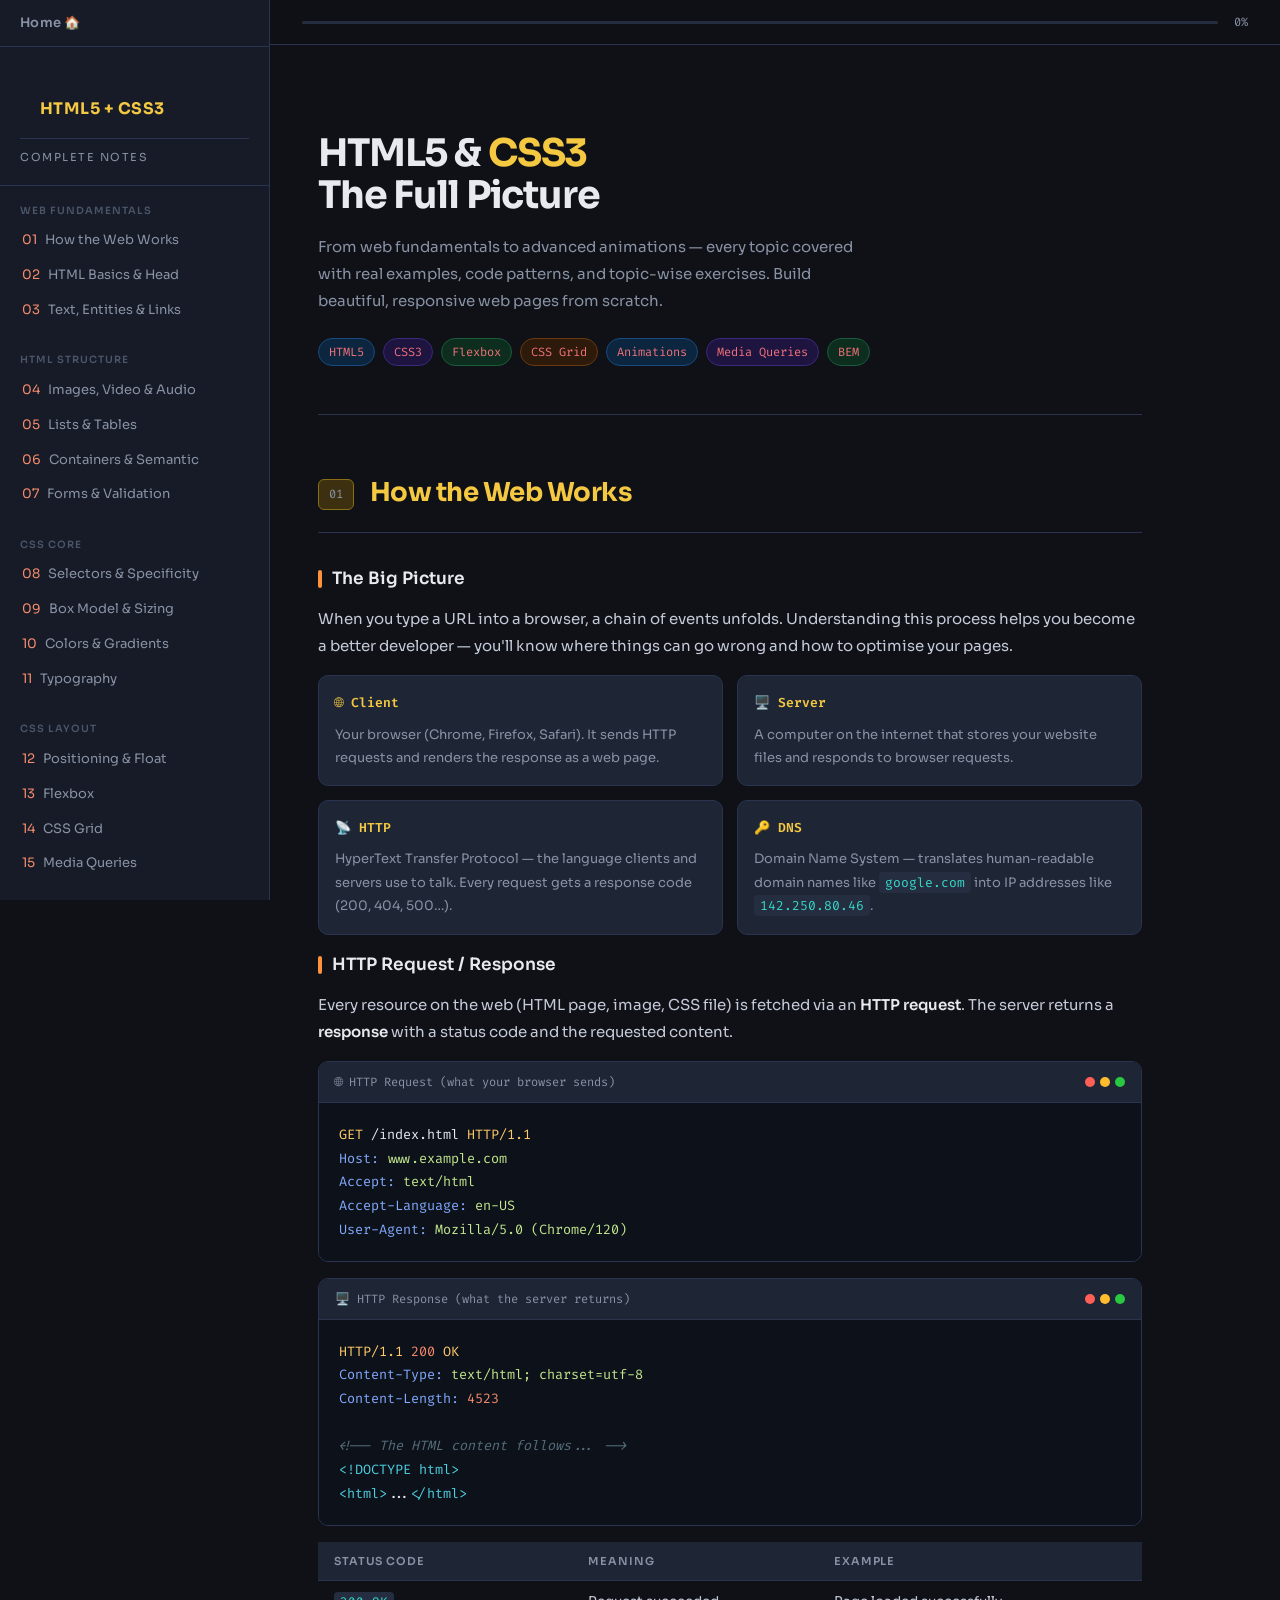
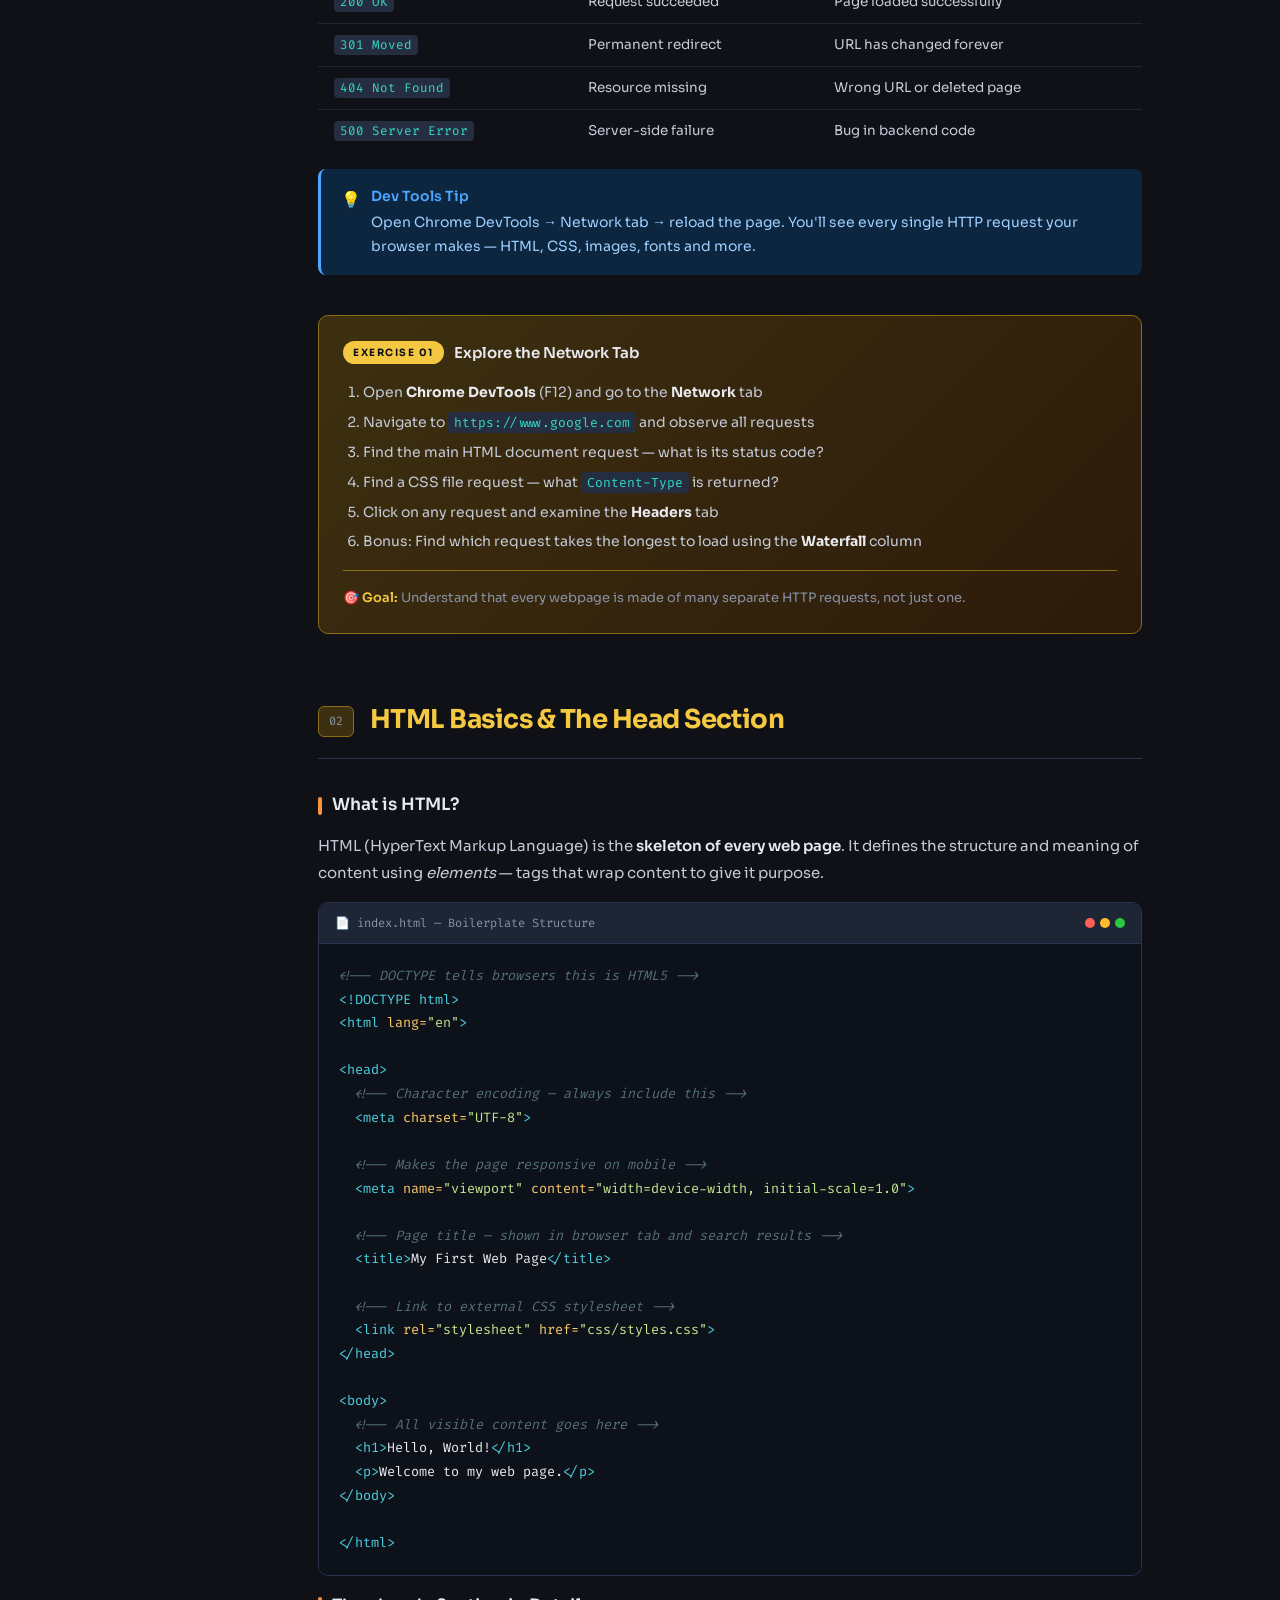
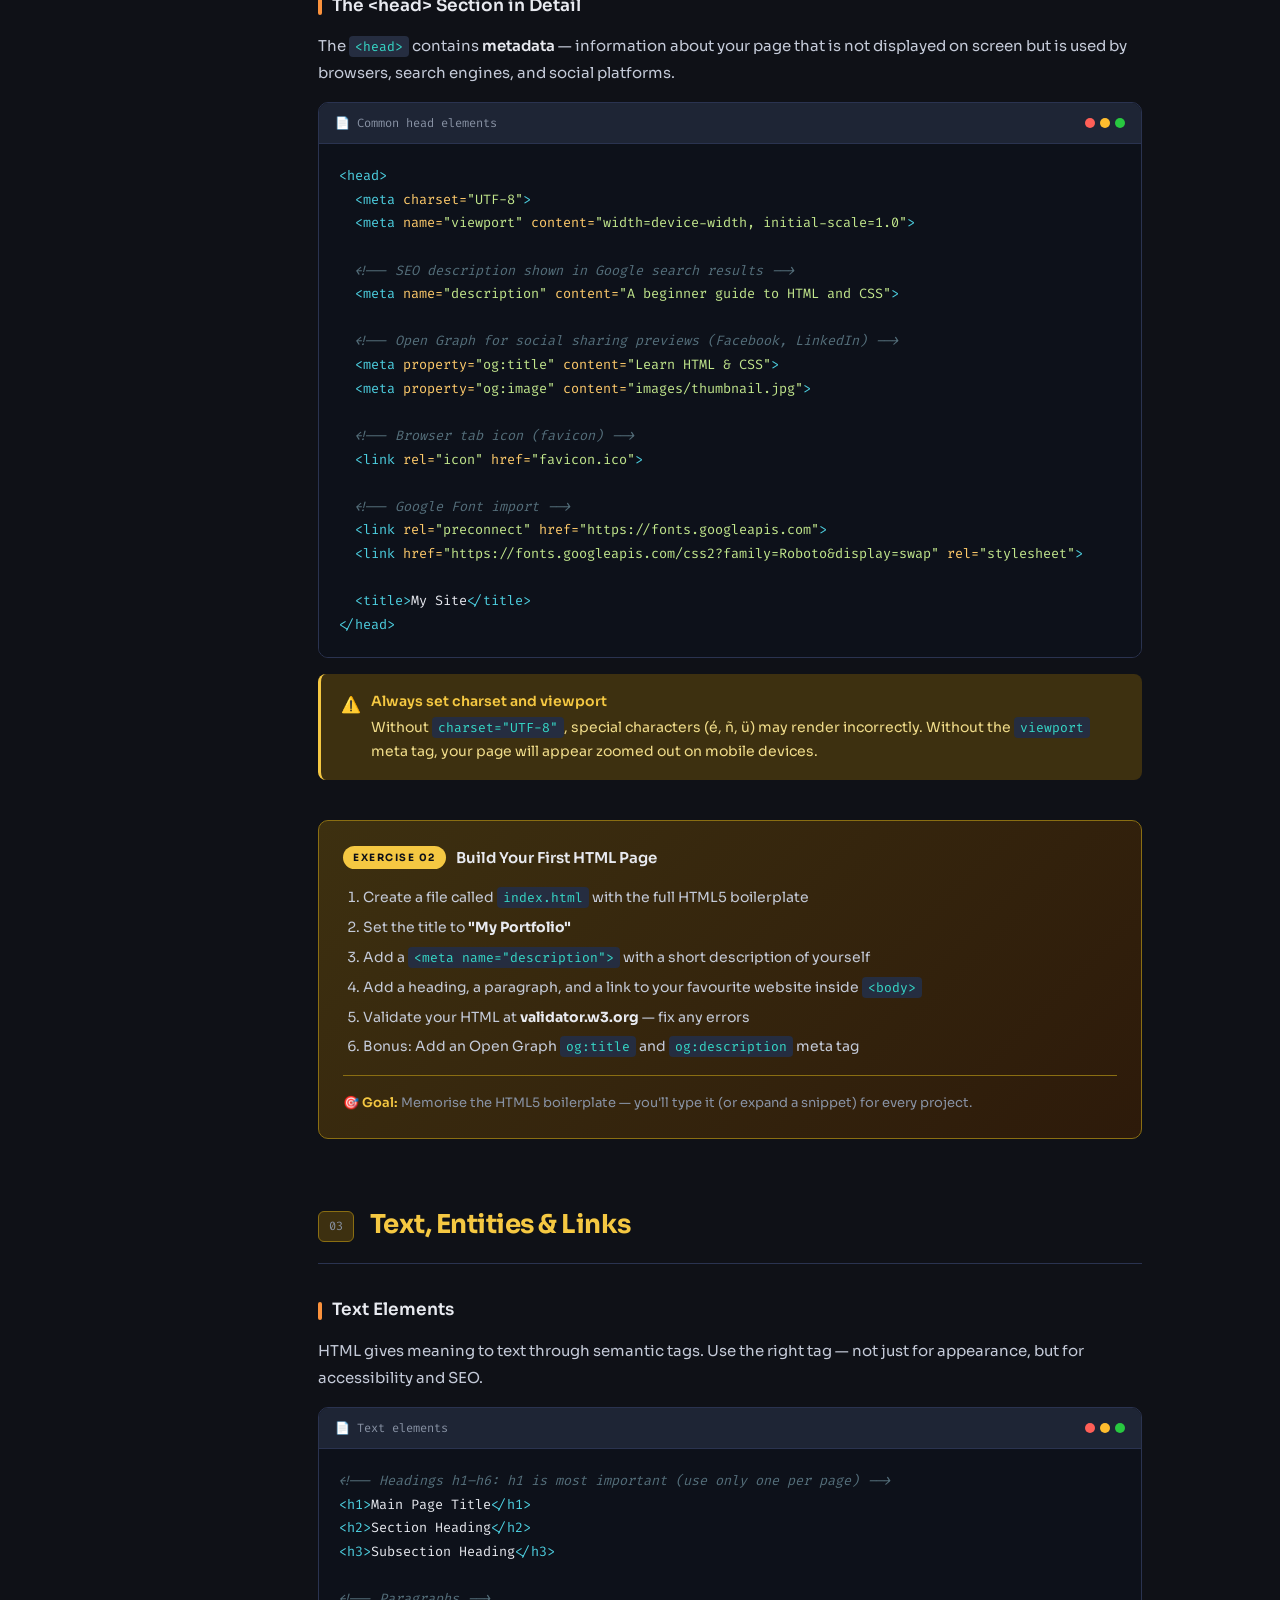
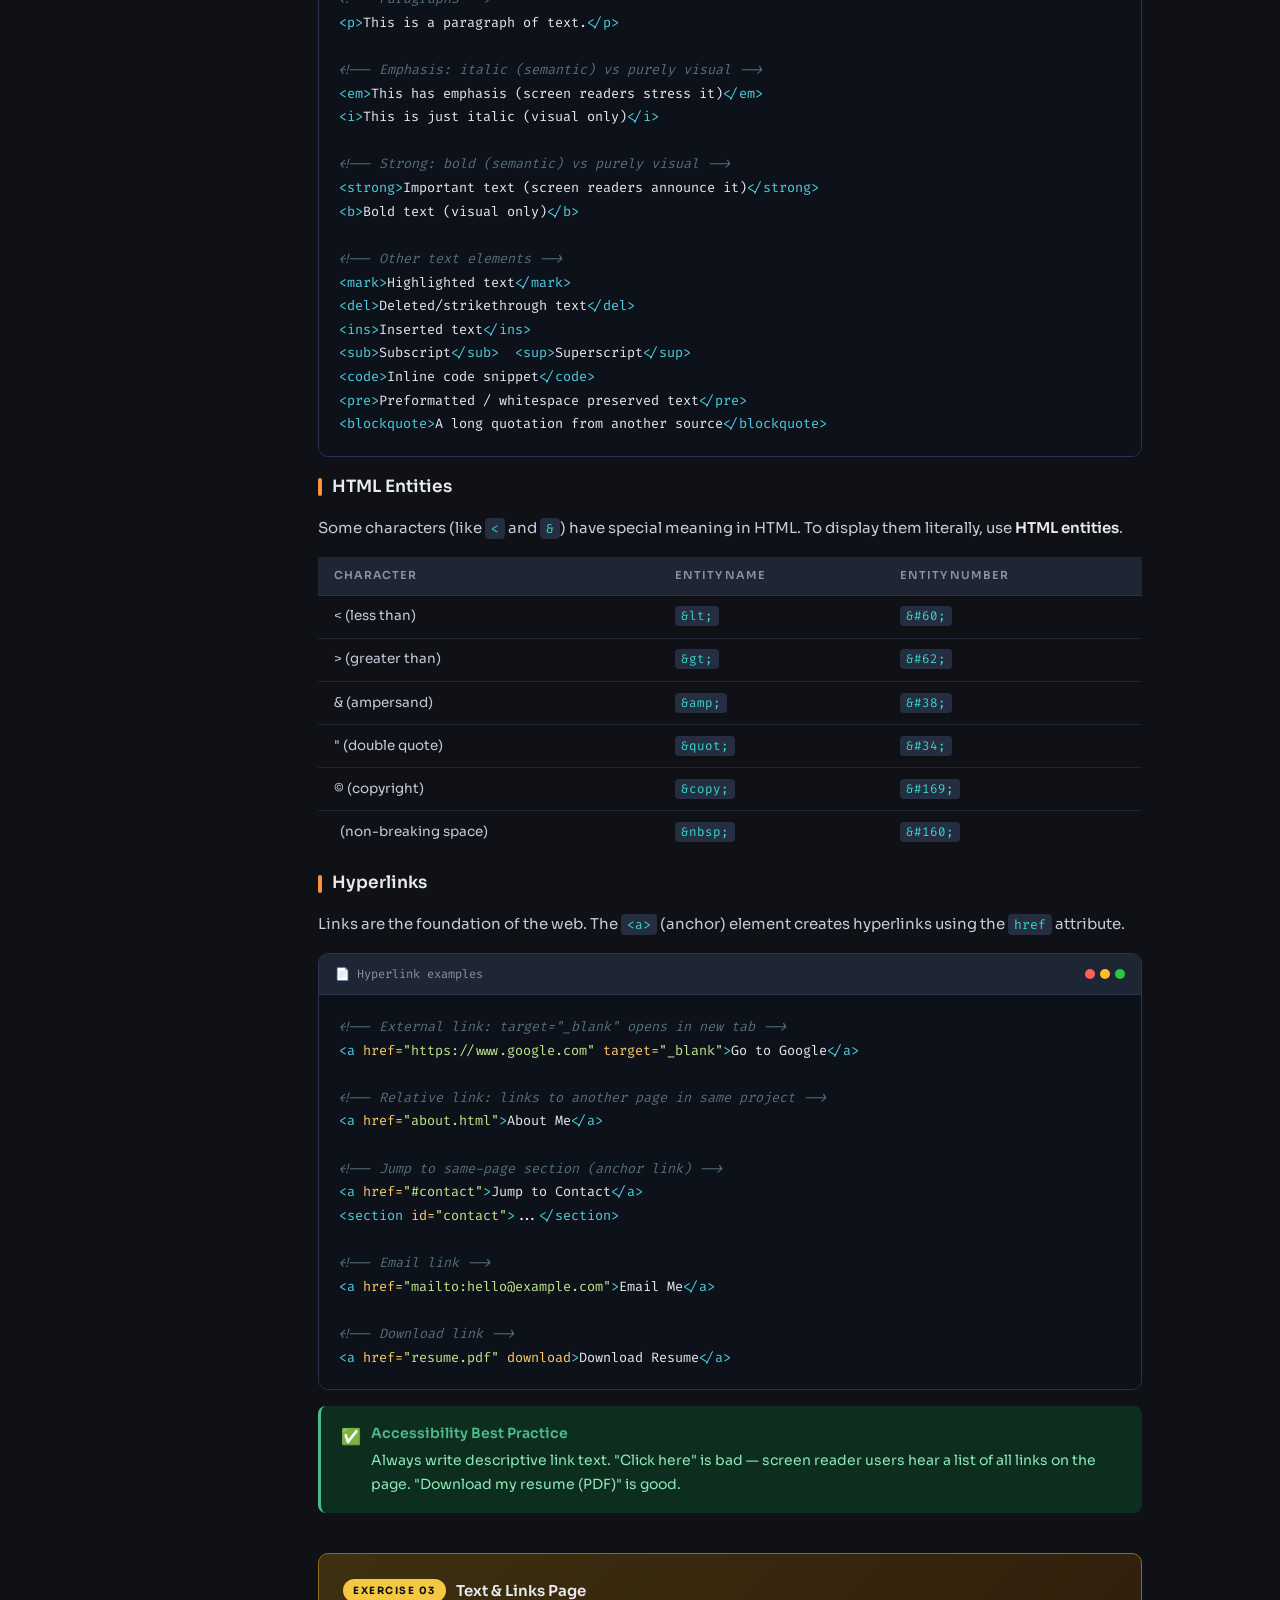
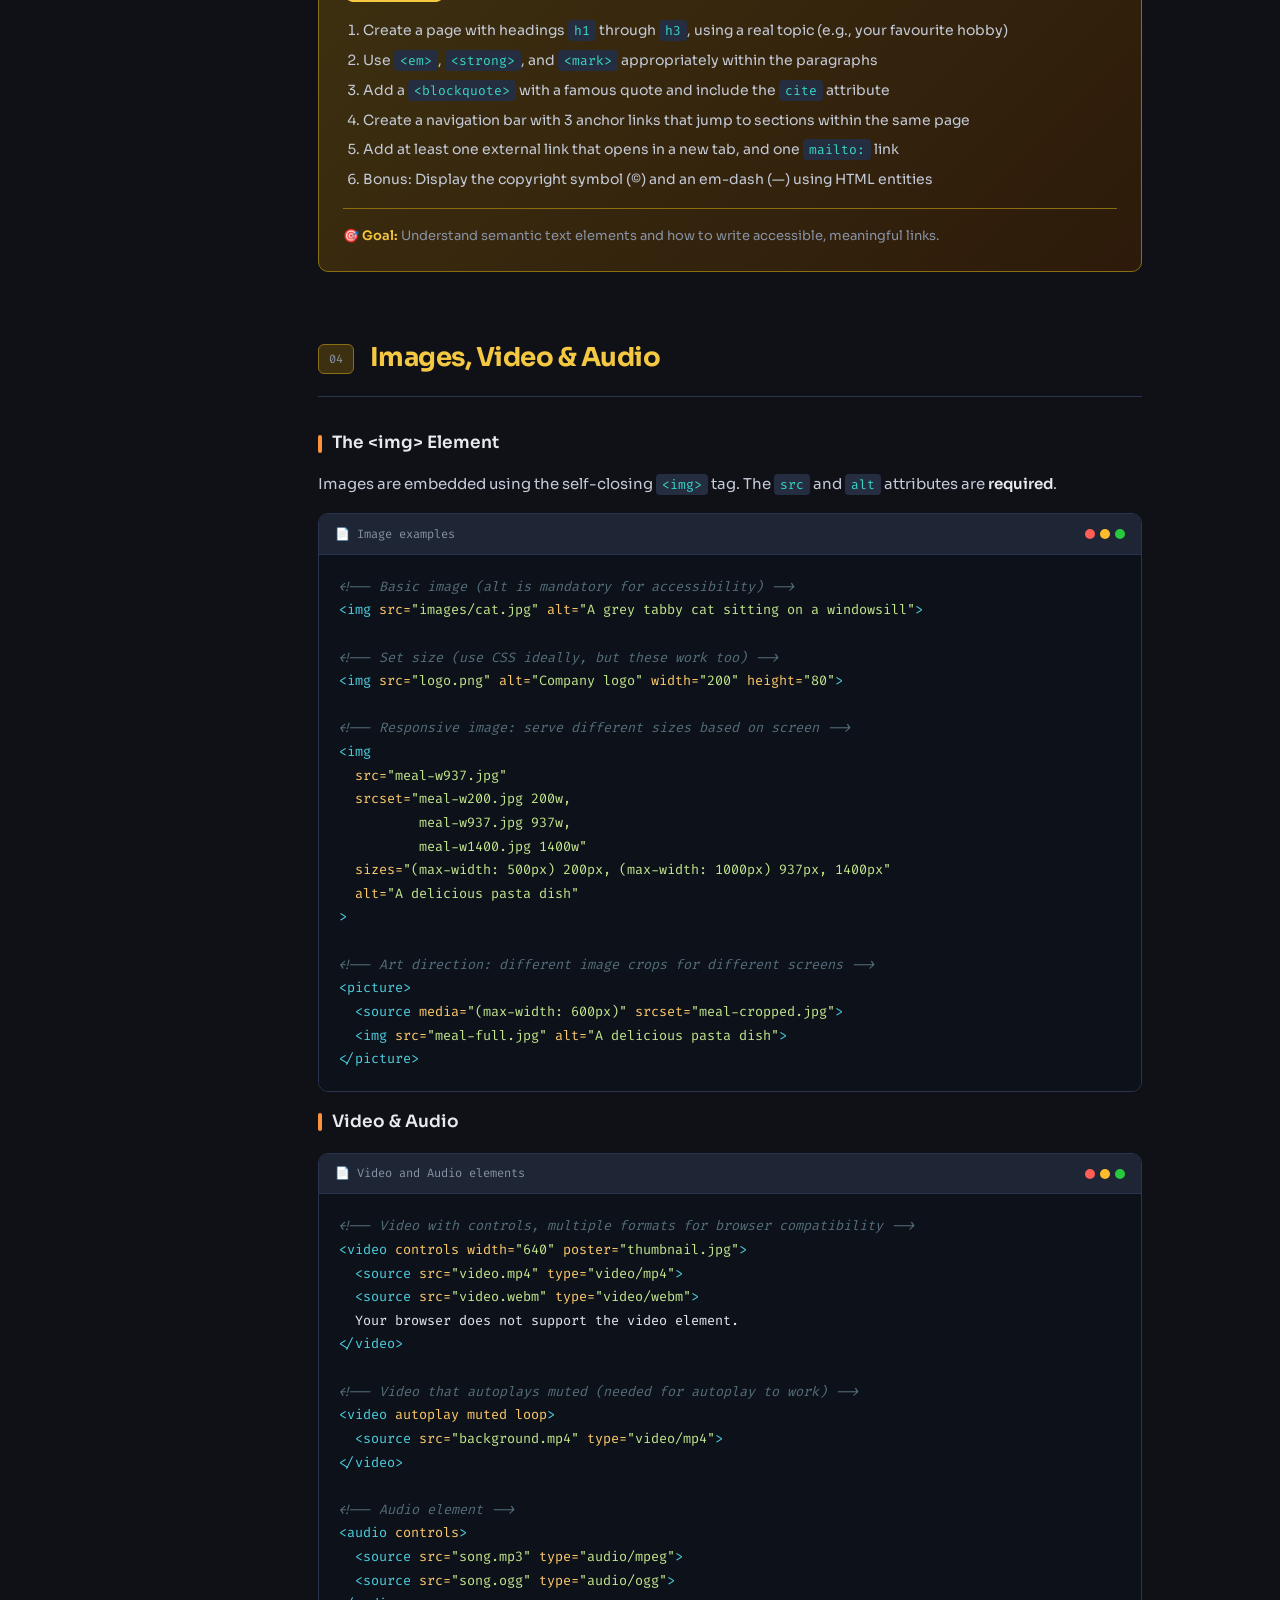
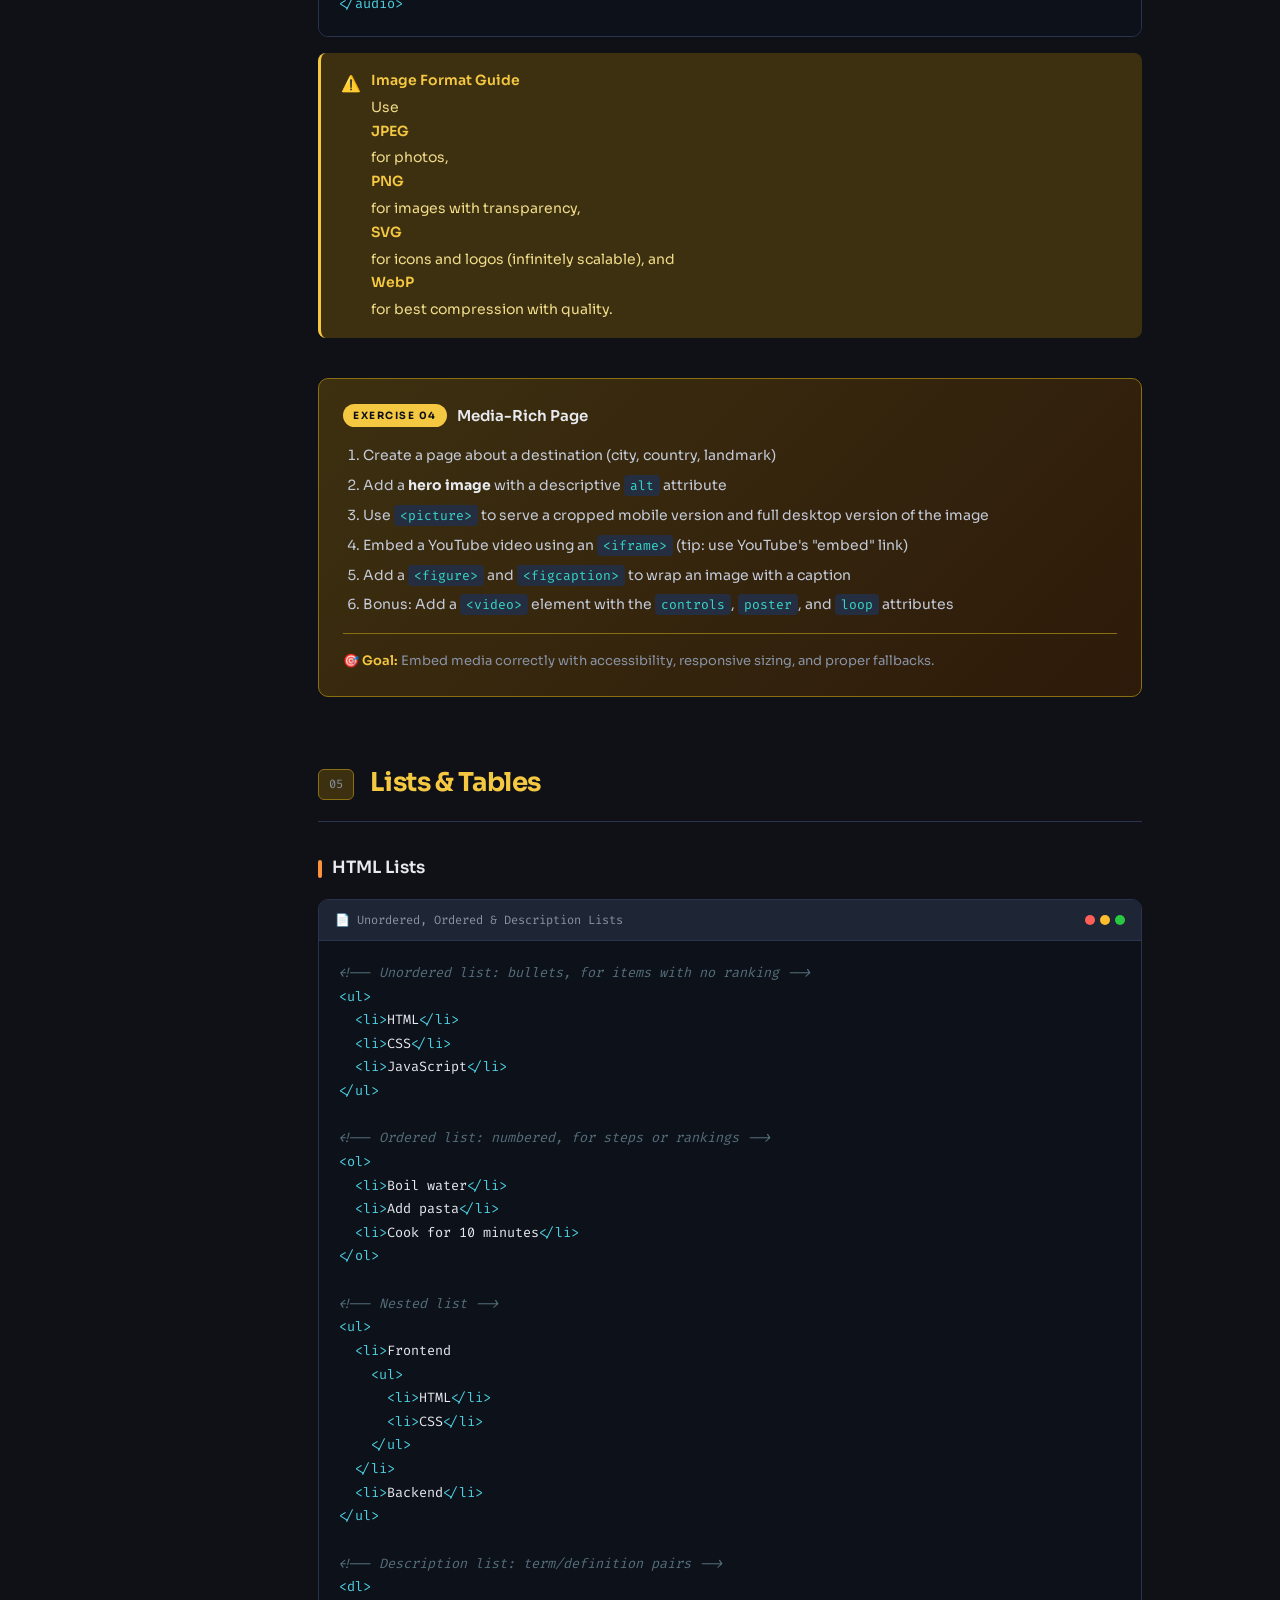
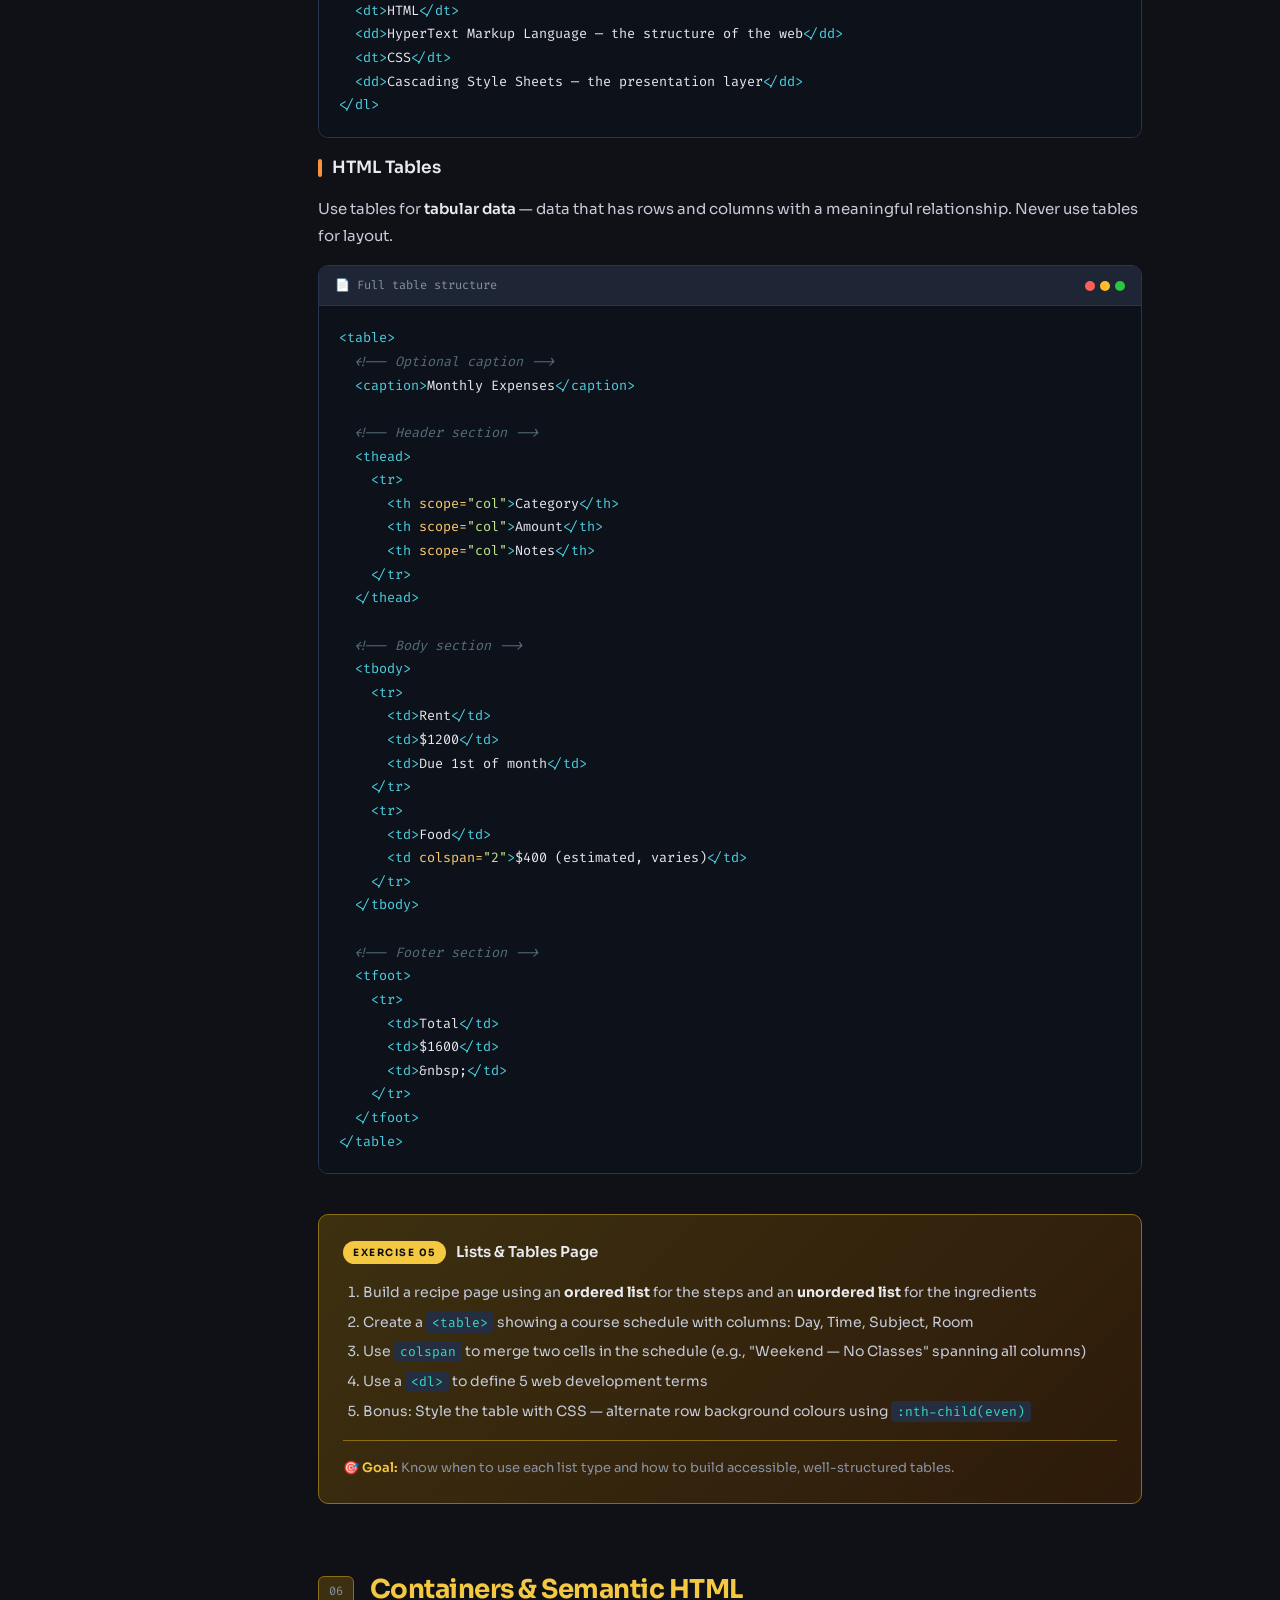
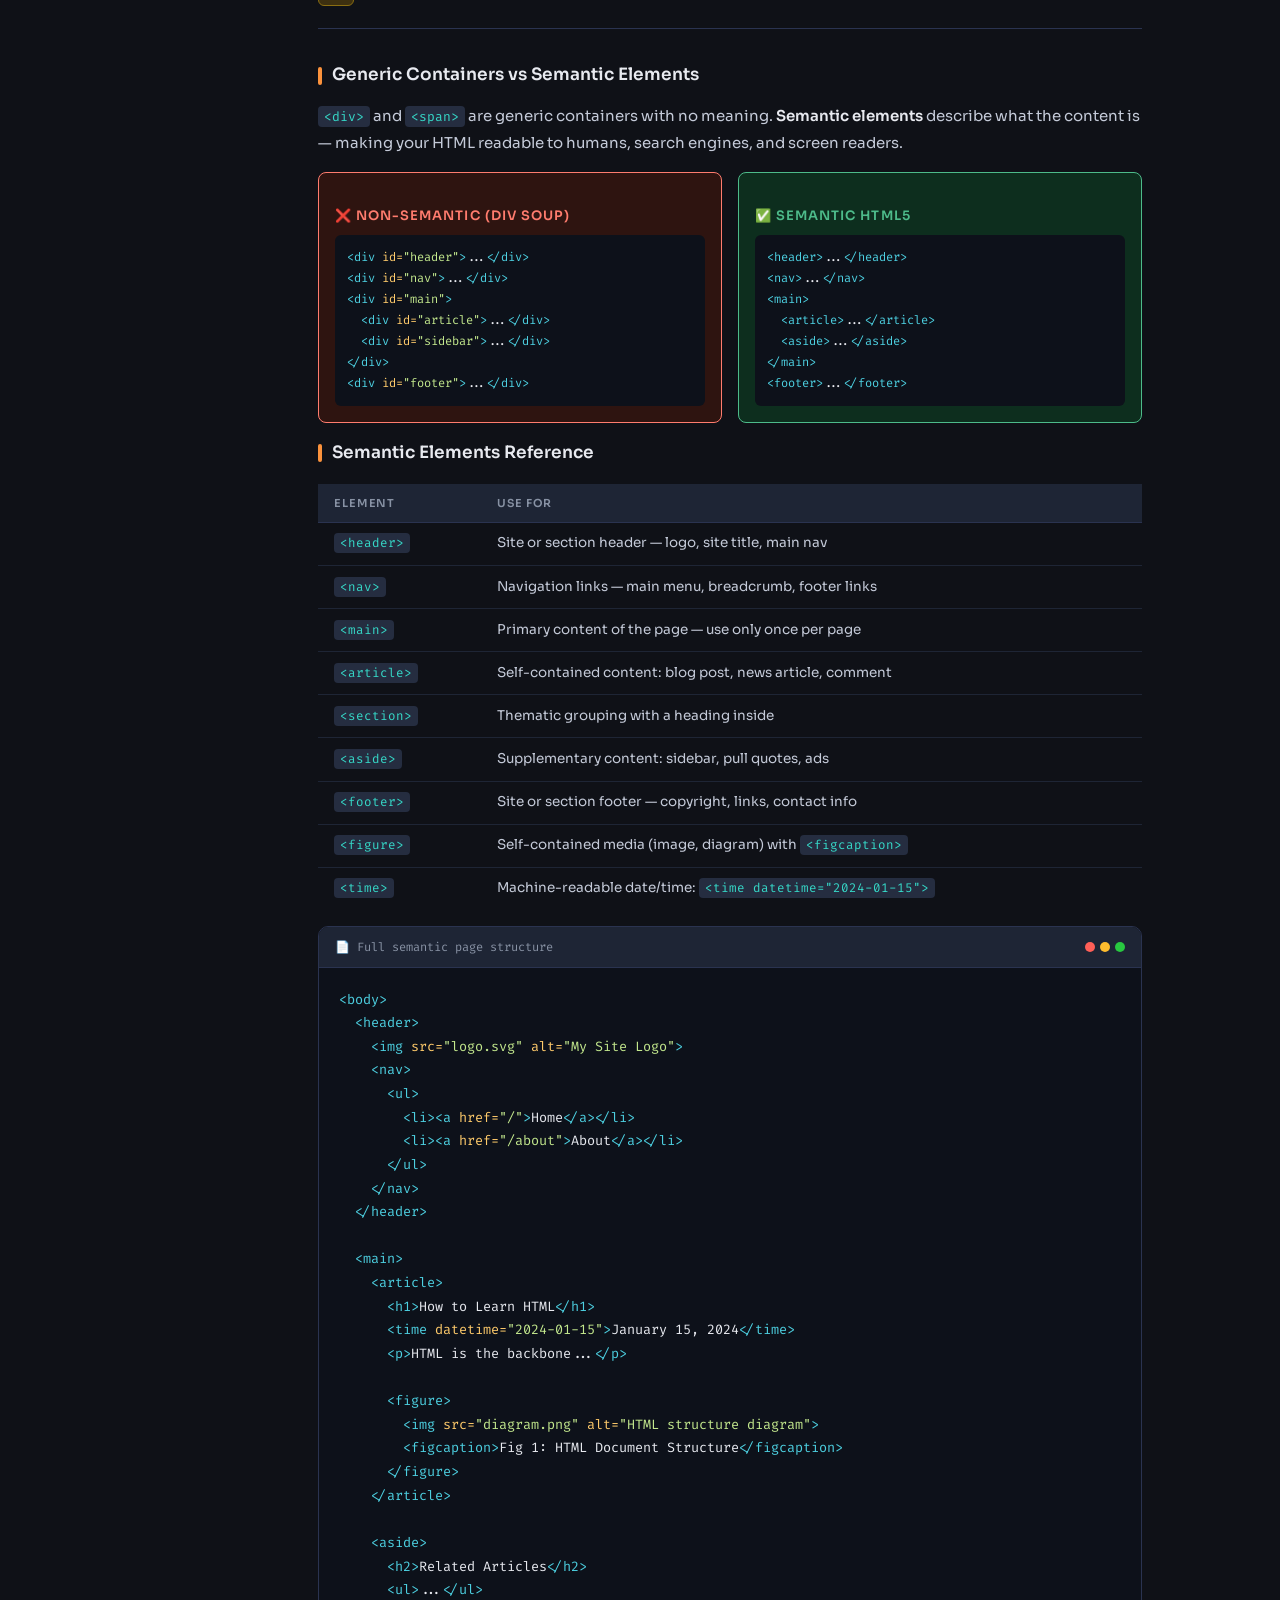
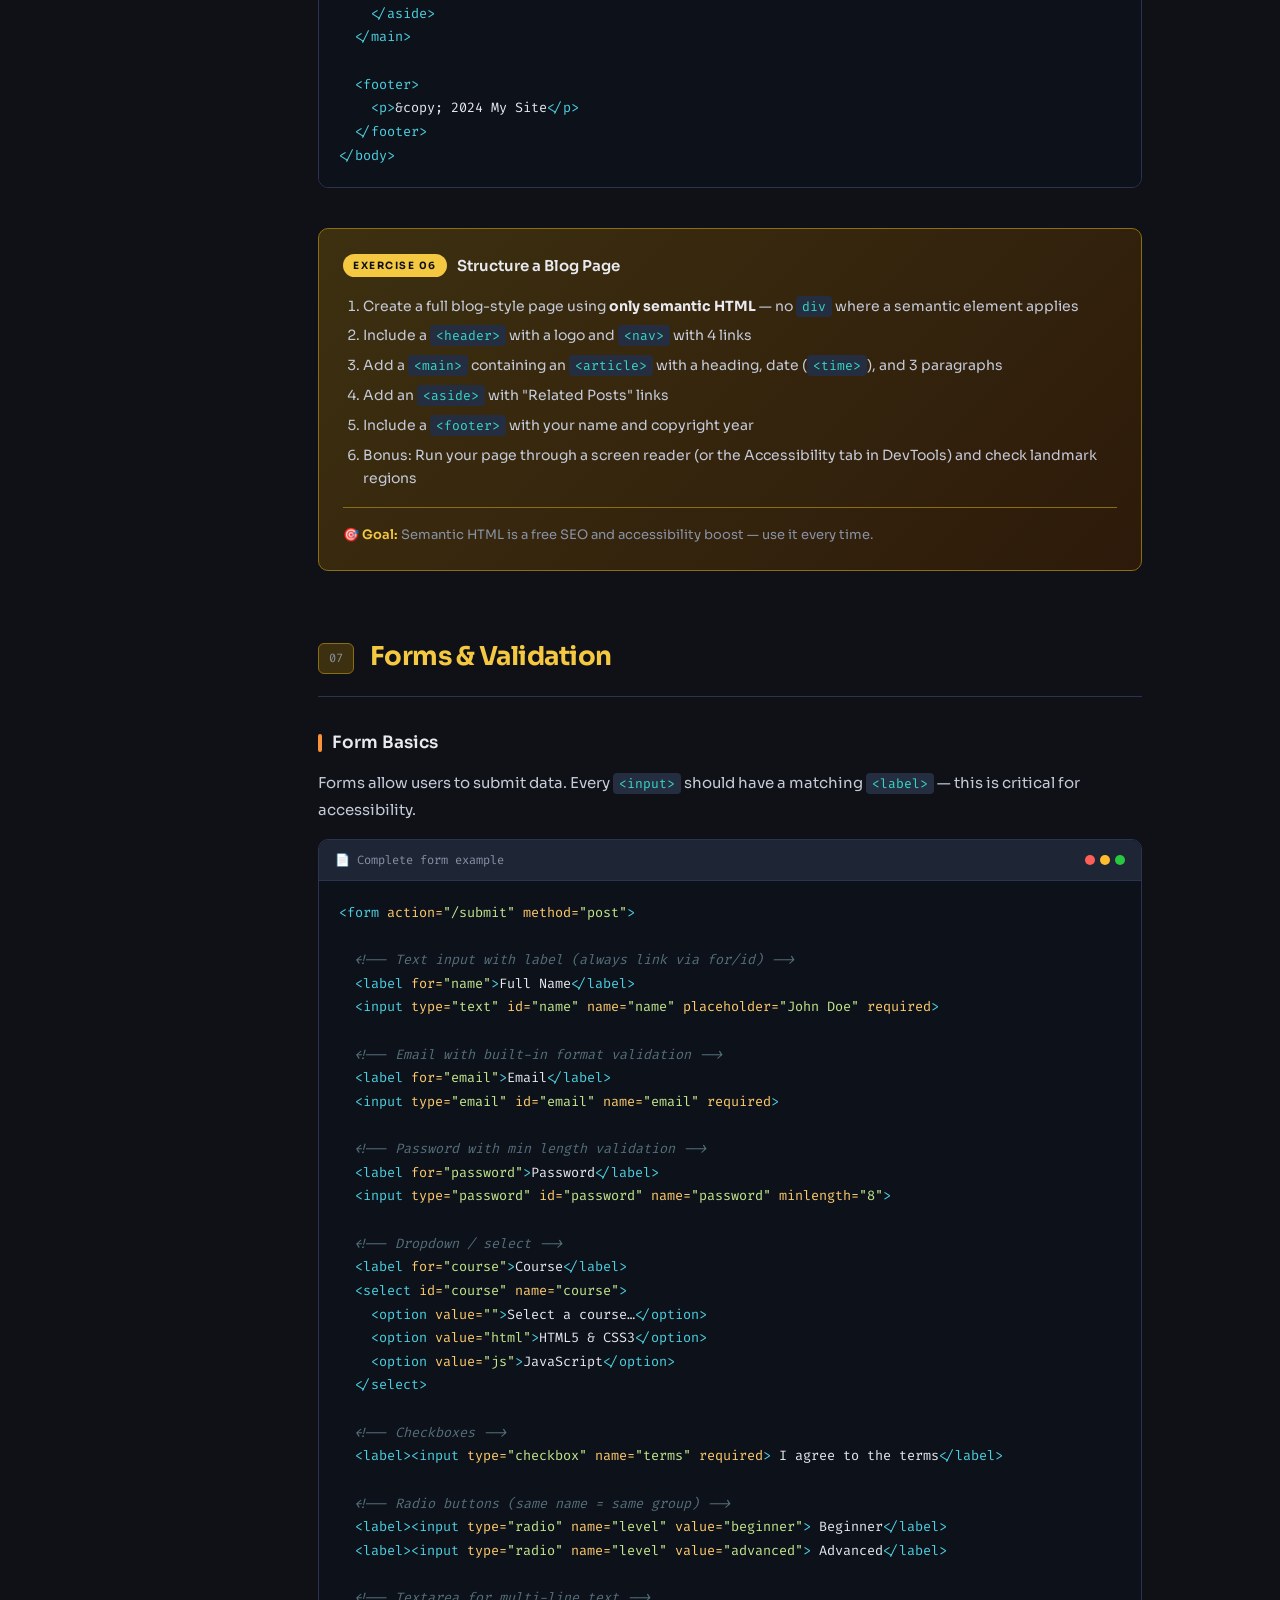
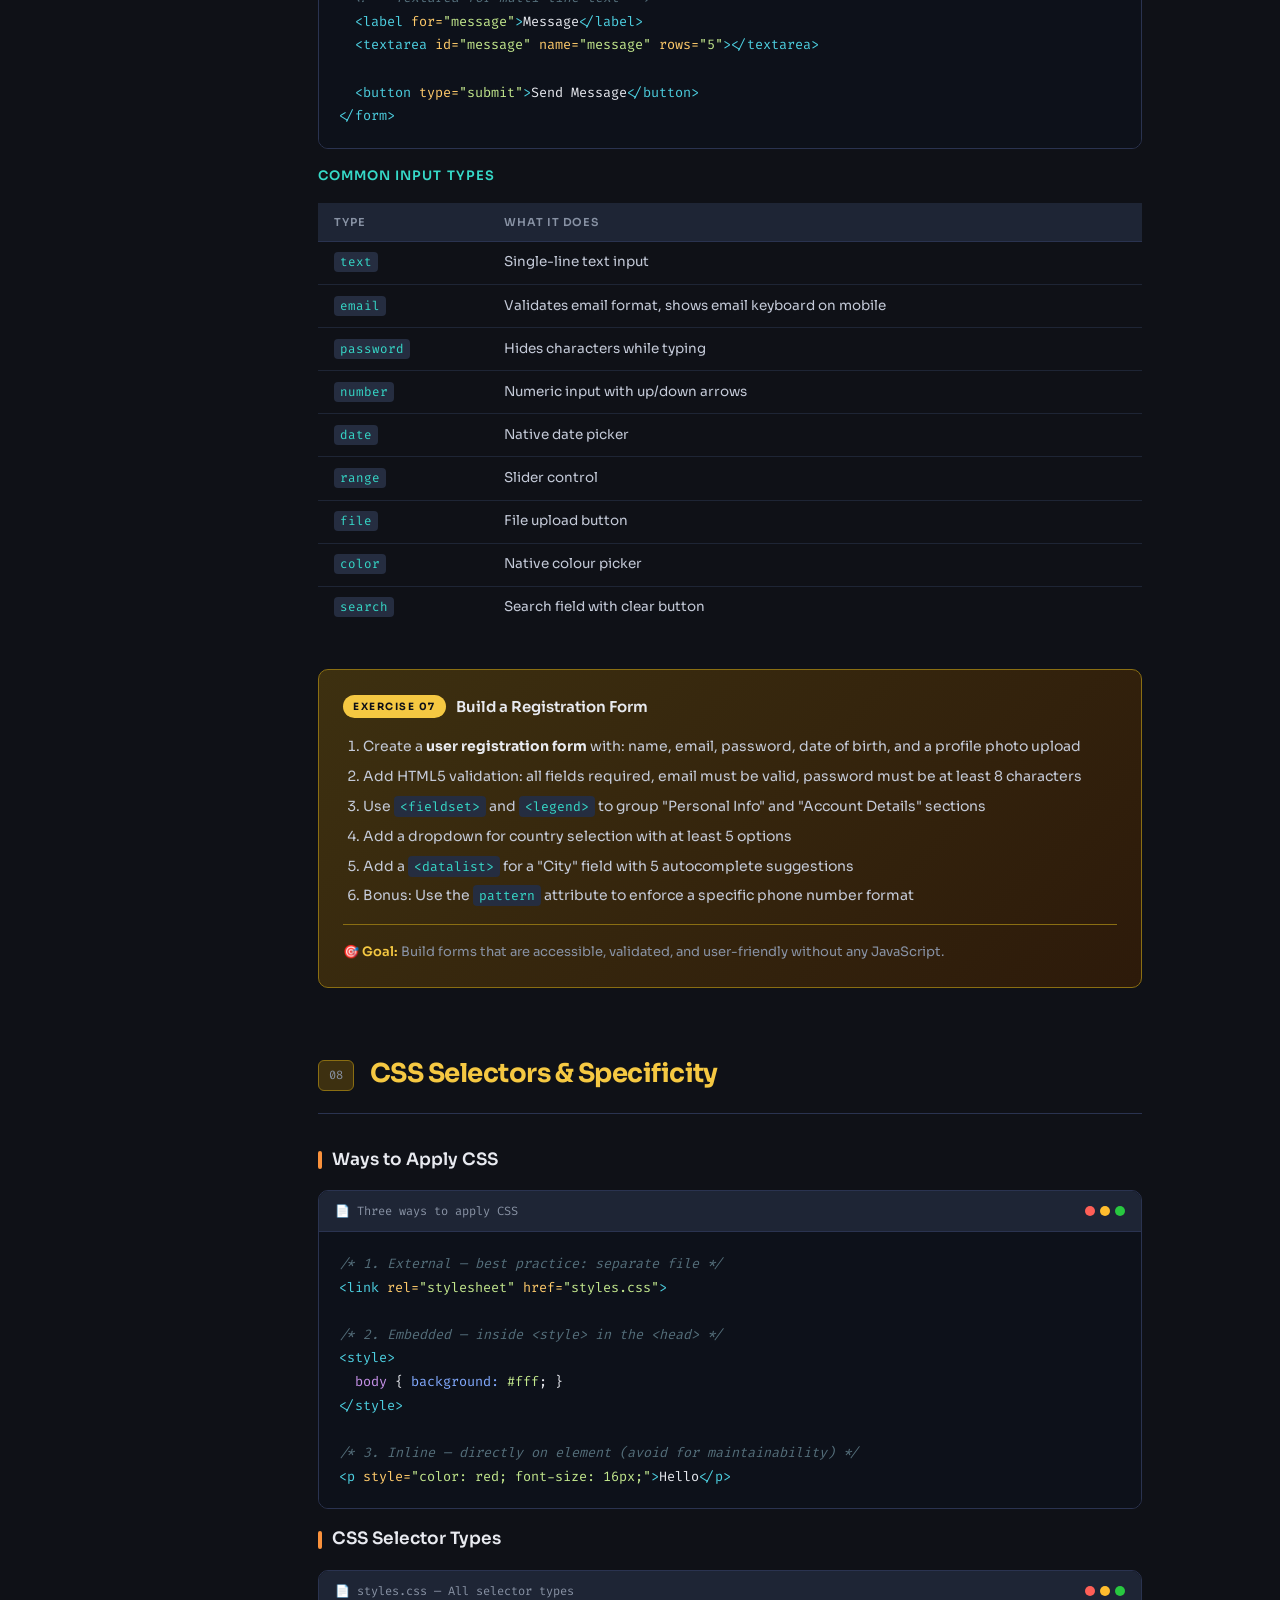
<file: Frontend/1.HTML and CSS/Complete_HTML_CSS_notes.html>
<!DOCTYPE html>
<html lang="en">
<head>
<meta charset="UTF-8">
<meta name="viewport" content="width=device-width, initial-scale=1.0">
<title>HTML5 & CSS3 — Complete Notes</title>
<link href="https://fonts.googleapis.com/css2?family=Fira+Code:wght@400;500&family=Sora:wght@400;500;600;700&family=Lora:ital,wght@0,400;1,400&display=swap" rel="stylesheet">
<style>

  :root {
    --bg: #0f1117;
    --bg2: #161b27;
    --bg3: #1e2535;
    --bg4: #252d40;
    --card: #1a2035;
    --border: #2a3350;
    --text: #e8eaf0;
    --muted: #8892a4;
    --dim: #4a5568;

    /* Topic colors */
    --c-yellow: #f5c842;
    --c-yellow-dim: #3d3010;
    --c-yellow-mid: #8a6e12;

    --c-blue: #4da6ff;
    --c-blue-dim: #0d2640;
    --c-blue-mid: #1a4a80;

    --c-green: #4dbb8a;
    --c-green-dim: #0d2e1e;
    --c-green-mid: #1a5c3a;

    --c-purple: #a78bfa;
    --c-purple-dim: #1e1440;
    --c-purple-mid: #3d2880;

    --c-coral: #ff7c6e;
    --c-coral-dim: #2e1410;
    --c-coral-mid: #6b2d24;

    --c-teal: #36d9c8;
    --c-teal-dim: #0a2826;
    --c-teal-mid: #155550;

    --c-pink: #f472b6;
    --c-pink-dim: #2d1025;
    --c-pink-mid: #6b2050;

    --c-orange: #fb923c;
    --c-orange-dim: #2d1a0a;
    --c-orange-mid: #6b3a10;
  }

  * { margin: 0; padding: 0; box-sizing: border-box; }

  body {
    background: var(--bg);
    color: var(--text);
    font-family: 'Sora', sans-serif;
    font-size: 15px;
    line-height: 1.7;
  }

  /* ===== SIDEBAR ===== */
  .sidebar {
    position: fixed;
    left: 0; top: 0; bottom: 0;
    width: 260px;
    background: var(--bg2);
    border-right: 1px solid var(--border);
    overflow-y: auto;
    z-index: 100;
    padding: 0 0 2rem;
  }

  .sidebar-logo {
    padding: 1.5rem 1.25rem 1rem;
    border-bottom: 1px solid var(--border);
    margin-bottom: 0.75rem;
  }

  .sidebar-logo h1 {
    font-size: 16px;
    font-weight: 700;
    color: var(--c-yellow);
    letter-spacing: 0.03em;
  }

  .sidebar-logo p {
    font-size: 11px;
    color: var(--muted);
    margin-top: 3px;
  }

  .nav-section {
    padding: 0.5rem 0;
  }

  .nav-section-title {
    font-size: 10px;
    font-weight: 600;
    text-transform: uppercase;
    letter-spacing: 0.1em;
    color: var(--dim);
    padding: 0.5rem 1.25rem 0.25rem;
  }

  .nav-item {
    display: flex;
    align-items: center;
    gap: 8px;
    padding: 0.4rem 1.25rem;
    font-size: 13px;
    color: var(--muted);
    cursor: pointer;
    border-left: 2px solid transparent;
    transition: all 0.15s;
    text-decoration: none;
  }

  .nav-item:hover { color: var(--text); background: var(--bg3); }
  .nav-item.active { color: var(--c-yellow); border-left-color: var(--c-yellow); background: var(--c-yellow-dim); }

  .nav-dot {
    width: 7px; height: 7px;
    border-radius: 50%;
    flex-shrink: 0;
  }

  .home-btn {
  display: block;
  padding: 0.75rem 1.25rem;
  font-size: 13px;
  font-weight: 600;
  color: var(--muted);
  text-decoration: none;
  border-bottom: 1px solid var(--border);
  transition: color 0.15s;
  letter-spacing: 0.02em;
}

.home-btn:hover {
  color: var(--c-yellow);
}
  /* ===== MAIN ===== */
  .main {
    margin-left: 260px;
    min-height: 100vh;
  }

  .top-bar {
    position: sticky;
    top: 0;
    background: rgba(15,17,23,0.95);
    backdrop-filter: blur(8px);
    border-bottom: 1px solid var(--border);
    padding: 0.75rem 2rem;
    display: flex;
    align-items: center;
    gap: 1rem;
    z-index: 50;
  }

  .breadcrumb {
    font-size: 12px;
    color: var(--muted);
    display: flex;
    align-items: center;
    gap: 6px;
  }

  .breadcrumb span { color: var(--text); }

  .progress-bar {
    flex: 1;
    height: 3px;
    background: var(--bg4);
    border-radius: 2px;
    overflow: hidden;
  }

  .progress-fill {
    height: 100%;
    background: linear-gradient(90deg, var(--c-yellow), var(--c-orange));
    border-radius: 2px;
    width: 0%;
    transition: width 0.3s;
  }

  /* ===== CONTENT ===== */
  .content {
    padding: 3rem 3rem 5rem;
    max-width: 920px;
  }

  /* ===== SECTION HEADER ===== */
  .section-header {
    display: flex;
    align-items: center;
    gap: 1rem;
    margin-bottom: 2rem;
    padding-bottom: 1rem;
    border-bottom: 1px solid var(--border);
  }

  .section-icon {
    width: 44px; height: 44px;
    border-radius: 10px;
    display: flex; align-items: center; justify-content: center;
    font-size: 20px;
    flex-shrink: 0;
  }

  .section-header h2 {
    font-size: 26px;
    font-weight: 700;
    letter-spacing: -0.02em;
  }

  .section-header .section-num {
    font-size: 12px;
    color: var(--muted);
    margin-top: 2px;
  }

  /* ===== TOPIC CARD ===== */
  .topic {
    margin-bottom: 2.5rem;
  }

  .topic-title {
    font-size: 17px;
    font-weight: 600;
    margin-bottom: 0.6rem;
    display: flex;
    align-items: center;
    gap: 8px;
  }

  .topic-title .tag {
    font-size: 10px;
    font-weight: 600;
    padding: 2px 8px;
    border-radius: 20px;
    text-transform: uppercase;
    letter-spacing: 0.06em;
  }

  .topic p {
    color: #c4cad8;
    margin-bottom: 1rem;
    line-height: 1.8;
  }

  /* ===== CODE BLOCKS ===== */
  .code-block {
    border-radius: 10px;
    overflow: hidden;
    margin: 1rem 0;
    border: 1px solid var(--border);
  }

  .code-header {
    display: flex;
    align-items: center;
    justify-content: space-between;
    padding: 0.6rem 1rem;
    background: var(--bg3);
    border-bottom: 1px solid var(--border);
  }

  .code-header .lang {
    font-size: 11px;
    font-weight: 600;
    text-transform: uppercase;
    letter-spacing: 0.08em;
    color: var(--muted);
  }

  .code-header .dots {
    display: flex; gap: 5px;
  }

  .code-header .dots span {
    width: 10px; height: 10px; border-radius: 50%;
  }

  .dot-r { background: #ff5f57; }
  .dot-y { background: #ffbd2e; }
  .dot-g { background: #28c840; }

  pre {
    background: #0d111a;
    padding: 1.25rem 1.25rem;
    overflow-x: auto;
    font-family: 'Fira Code', monospace;
    font-size: 13.5px;
    line-height: 1.75;
  }

  /* Syntax highlighting */
  .kw { color: #c792ea; }
  .fn { color: #82aaff; }
  .str { color: #c3e88d; }
  .num { color: #f78c6c; }
  .cmt { color: #546e7a; font-style: italic; }
  .var { color: #eeffff; }
  .op { color: #89ddff; }
  .cls { color: #ffcb6b; }
  .prop { color: #f07178; }
  .bool { color: #ff5572; }
  .type { color: #ffcb6b; }

  /* ===== CALLOUTS ===== */
  .callout {
    border-radius: 8px;
    padding: 1rem 1.25rem;
    margin: 1rem 0;
    border-left: 3px solid;
    display: flex;
    gap: 10px;
  }

  .callout-icon { font-size: 16px; flex-shrink: 0; margin-top: 1px; }
  .callout-body { flex: 1; font-size: 14px; line-height: 1.7; }
  .callout-body strong { font-weight: 600; display: block; margin-bottom: 3px; }

  .callout-note { background: var(--c-blue-dim); border-color: var(--c-blue); }
  .callout-note .callout-icon::after { content: "💡"; }
  .callout-note .callout-body { color: #9ecfff; }
  .callout-note .callout-body strong { color: var(--c-blue); }

  .callout-warn { background: var(--c-yellow-dim); border-color: var(--c-yellow); }
  .callout-warn .callout-icon::after { content: "⚠️"; }
  .callout-warn .callout-body { color: #f0dc8a; }
  .callout-warn .callout-body strong { color: var(--c-yellow); }

  .callout-tip { background: var(--c-green-dim); border-color: var(--c-green); }
  .callout-tip .callout-icon::after { content: "✅"; }
  .callout-tip .callout-body { color: #8de8b8; }
  .callout-tip .callout-body strong { color: var(--c-green); }

  .callout-danger { background: var(--c-coral-dim); border-color: var(--c-coral); }
  .callout-danger .callout-icon::after { content: "🚫"; }
  .callout-danger .callout-body { color: #ffaa9e; }
  .callout-danger .callout-body strong { color: var(--c-coral); }

  /* ===== COMPARISON TABLE ===== */
  .compare-grid {
    display: grid;
    grid-template-columns: 1fr 1fr;
    gap: 1rem;
    margin: 1rem 0;
  }

  .compare-card {
    border-radius: 8px;
    padding: 1rem;
    border: 1px solid;
  }

  .compare-card h4 {
    font-size: 13px;
    font-weight: 600;
    margin-bottom: 0.75rem;
    text-transform: uppercase;
    letter-spacing: 0.06em;
  }

  /* ===== REFERENCE TABLE ===== */
  .ref-table {
    width: 100%;
    border-collapse: collapse;
    font-size: 13.5px;
    margin: 1rem 0;
  }

  .ref-table th {
    text-align: left;
    padding: 0.6rem 1rem;
    font-size: 11px;
    font-weight: 600;
    text-transform: uppercase;
    letter-spacing: 0.08em;
    color: var(--muted);
    background: var(--bg3);
    border-bottom: 1px solid var(--border);
  }

  .ref-table td {
    padding: 0.6rem 1rem;
    border-bottom: 1px solid var(--bg3);
    vertical-align: top;
  }

  .ref-table tr:last-child td { border-bottom: none; }
  .ref-table tr:hover td { background: var(--bg2); }

  .ref-table code {
    font-family: 'Fira Code', monospace;
    font-size: 12.5px;
    background: var(--bg4);
    padding: 2px 6px;
    border-radius: 4px;
    color: var(--c-teal);
  }

  /* ===== INLINE HIGHLIGHT ===== */
  code {
    font-family: 'Fira Code', monospace;
    font-size: 13px;
    background: var(--bg4);
    padding: 2px 6px;
    border-radius: 4px;
    color: var(--c-teal);
  }

  /* ===== EXAMPLE LABEL ===== */
  .ex-label {
    font-size: 11px;
    font-weight: 600;
    text-transform: uppercase;
    letter-spacing: 0.1em;
    padding: 3px 10px;
    border-radius: 4px;
    display: inline-block;
    margin-bottom: 0.5rem;
  }

  /* ===== PILL BADGES ===== */
  .pill {
    display: inline-block;
    font-size: 11px;
    font-weight: 600;
    padding: 2px 10px;
    border-radius: 20px;
    text-transform: uppercase;
    letter-spacing: 0.05em;
  }

  /* ===== CHAPTER DIVIDER ===== */
  .chapter {
    margin-top: 4rem;
    scroll-margin-top: 5rem;
  }

  .chapter:first-child { margin-top: 0; }

  /* ===== OUTPUT BOX ===== */
  .output-box {
    background: var(--bg);
    border: 1px dashed var(--dim);
    border-radius: 8px;
    padding: 0.75rem 1rem;
    font-family: 'Fira Code', monospace;
    font-size: 13px;
    color: var(--c-green);
    margin-top: -1px;
  }

  .output-label {
    font-size: 10px;
    color: var(--dim);
    text-transform: uppercase;
    letter-spacing: 0.08em;
    margin-bottom: 4px;
  }

  /* ===== HERO ===== */
  .hero {
    padding: 2.5rem 0 3rem;
    border-bottom: 1px solid var(--border);
    margin-bottom: 3.5rem;
  }

  .hero-eyebrow {
    font-size: 11px;
    font-weight: 600;
    color: var(--c-yellow);
    text-transform: uppercase;
    letter-spacing: 0.12em;
    margin-bottom: 0.5rem;
  }

  .hero h1 {
    font-size: 38px;
    font-weight: 700;
    letter-spacing: -0.03em;
    line-height: 1.1;
    margin-bottom: 1rem;
  }

  .hero h1 span { color: var(--c-yellow); }

  .hero p {
    color: var(--muted);
    font-size: 15px;
    max-width: 560px;
    margin-bottom: 1.5rem;
  }

  .hero-stats {
    display: flex;
    gap: 2rem;
    flex-wrap: wrap;
  }

  .hero-stat {
    display: flex;
    flex-direction: column;
  }

  .hero-stat .val {
    font-size: 22px;
    font-weight: 700;
    color: var(--text);
  }

  .hero-stat .lbl {
    font-size: 12px;
    color: var(--muted);
  }

  /* Color theming per section */
  .theme-yellow .section-icon { background: var(--c-yellow-dim); color: var(--c-yellow); }
  .theme-yellow .section-header h2 { color: var(--c-yellow); }

  .theme-blue .section-icon { background: var(--c-blue-dim); color: var(--c-blue); }
  .theme-blue .section-header h2 { color: var(--c-blue); }

  .theme-green .section-icon { background: var(--c-green-dim); color: var(--c-green); }
  .theme-green .section-header h2 { color: var(--c-green); }

  .theme-purple .section-icon { background: var(--c-purple-dim); color: var(--c-purple); }
  .theme-purple .section-header h2 { color: var(--c-purple); }

  .theme-coral .section-icon { background: var(--c-coral-dim); color: var(--c-coral); }
  .theme-coral .section-header h2 { color: var(--c-coral); }

  .theme-teal .section-icon { background: var(--c-teal-dim); color: var(--c-teal); }
  .theme-teal .section-header h2 { color: var(--c-teal); }

  .theme-pink .section-icon { background: var(--c-pink-dim); color: var(--c-pink); }
  .theme-pink .section-header h2 { color: var(--c-pink); }

  .theme-orange .section-icon { background: var(--c-orange-dim); color: var(--c-orange); }
  .theme-orange .section-header h2 { color: var(--c-orange); }

  .nav-y { background: var(--c-yellow); }
  .nav-b { background: var(--c-blue); }
  .nav-g { background: var(--c-green); }
  .nav-p { background: var(--c-purple); }
  .nav-r { background: var(--c-coral); }
  .nav-t { background: var(--c-teal); }
  .nav-k { background: var(--c-pink); }
  .nav-o { background: var(--c-orange); }

  /* Subtle separator */
  .sep { height: 1px; background: var(--border); margin: 2rem 0; }

  /* Multi-example grid */
  .example-row { display: grid; grid-template-columns: 1fr 1fr; gap: 1rem; margin: 1rem 0; }
  @media (max-width: 700px) { .example-row { grid-template-columns: 1fr; } }

  .scrollbar-thin::-webkit-scrollbar { width: 5px; }
  .scrollbar-thin::-webkit-scrollbar-track { background: transparent; }
  .scrollbar-thin::-webkit-scrollbar-thumb { background: var(--border); border-radius: 3px; }

  /* ===== SIDEBAR STRUCTURE ===== */
  #sidebar {
    position: fixed;
    top: 0; left: 0;
    width: 270px;
    height: 100vh;
    background: var(--bg2);
    border-right: 1px solid var(--border);
    overflow-y: auto;
    z-index: 100;
    padding-bottom: 40px;
  }
  #sidebar::-webkit-scrollbar { width: 5px; }
  #sidebar::-webkit-scrollbar-thumb { background: var(--border); border-radius: 3px; }

  .sidebar-header {
    padding: 1.5rem 1.25rem 1rem;
    border-bottom: 1px solid var(--border);
    position: sticky; top: 0;
    background: var(--bg2);
    z-index: 1;
  }
  .sidebar-logo { font-size: 16px; font-weight: 700; color: var(--c-yellow); letter-spacing: 0.03em; display: block; margin-bottom: 4px; }
  .sidebar-sub { font-size: 11px; color: var(--muted); text-transform: uppercase; letter-spacing: 1.5px; }

  #main { margin-left: 270px; min-height: 100vh; }

  .progress-text { font-size: 12px; color: var(--muted); font-family: 'Fira Code', monospace; white-space: nowrap; }

  /* ===== SECTIONS ===== */
  .section { margin-bottom: 4rem; scroll-margin-top: 5rem; }

  .section-num {
    font-family: 'Fira Code', monospace;
    font-size: 12px;
    color: var(--c-yellow);
    background: var(--c-yellow-dim);
    border: 1px solid var(--c-yellow-mid);
    padding: 4px 10px;
    border-radius: 6px;
    white-space: nowrap;
  }
  .section h2 { font-size: 26px; font-weight: 700; letter-spacing: -0.02em; color: var(--c-yellow); }

  .subsection { margin-bottom: 2.5rem; }
  .subsection h3 {
    font-size: 17px;
    font-weight: 600;
    color: var(--text);
    margin-bottom: 0.75rem;
    display: flex;
    align-items: center;
    gap: 10px;
  }
  .subsection h3::before {
    content: '';
    display: block;
    width: 4px; height: 18px;
    background: var(--c-orange);
    border-radius: 2px;
    flex-shrink: 0;
  }
  .subsection h4 { font-size: 13px; font-weight: 600; color: var(--c-teal); margin: 1rem 0 0.5rem; text-transform: uppercase; letter-spacing: 0.08em; }

  p { color: #c4cad8; margin-bottom: 1rem; line-height: 1.8; }
  p strong { color: var(--text); font-weight: 600; }

  /* ===== CONCEPT GRID ===== */
  .concept-grid { display: grid; grid-template-columns: repeat(2, 1fr); gap: 14px; margin: 1rem 0; }
  .concept-card { background: var(--bg3); border: 1px solid var(--border); border-radius: 10px; padding: 1rem; }
  .concept-card-title { font-family: 'Fira Code', monospace; font-size: 13px; color: var(--c-yellow); font-weight: 600; margin-bottom: 8px; }
  .concept-card p { font-size: 13px; margin-bottom: 0; color: var(--muted); }

  /* ===== FEATURE LIST ===== */
  .feature-list { list-style: none; padding: 0; margin: 0.75rem 0; }
  .feature-list li { color: #c4cad8; padding: 4px 0 4px 20px; position: relative; font-size: 14px; }
  .feature-list li::before { content: '▸'; position: absolute; left: 0; color: var(--c-yellow); font-size: 11px; top: 6px; }

  /* ===== COMPARE TABLE ===== */
  .compare-table { width: 100%; border-collapse: collapse; margin: 1rem 0; font-size: 13.5px; }
  .compare-table th { background: var(--bg3); color: var(--muted); font-weight: 600; padding: 0.6rem 1rem; text-align: left; border-bottom: 1px solid var(--border); font-size: 11px; text-transform: uppercase; letter-spacing: 0.08em; }
  .compare-table td { padding: 0.6rem 1rem; border-bottom: 1px solid var(--bg3); color: #c4cad8; vertical-align: top; }
  .compare-table tr:last-child td { border-bottom: none; }
  .compare-table tr:hover td { background: var(--bg2); }
  .compare-table code { font-family: 'Fira Code', monospace; font-size: 12.5px; background: var(--bg4); padding: 2px 6px; border-radius: 4px; color: var(--c-teal); }

  /* ===== HERO TAGS ===== */
  .hero-badge { display: none; }
  .hero-tags { display: flex; flex-wrap: wrap; gap: 8px; margin-top: 1.5rem; }
  .tag-blue   { background: var(--c-blue-dim);   color: var(--c-blue);   border: 1px solid var(--c-blue-mid);   font-size: 12px; padding: 3px 10px; border-radius: 99px; font-family: 'Fira Code', monospace; }
  .tag-purple { background: var(--c-purple-dim); color: var(--c-purple); border: 1px solid var(--c-purple-mid); font-size: 12px; padding: 3px 10px; border-radius: 99px; font-family: 'Fira Code', monospace; }
  .tag-green  { background: var(--c-green-dim);  color: var(--c-green);  border: 1px solid var(--c-green-mid);  font-size: 12px; padding: 3px 10px; border-radius: 99px; font-family: 'Fira Code', monospace; }
  .tag-orange { background: var(--c-orange-dim); color: var(--c-orange); border: 1px solid var(--c-orange-mid); font-size: 12px; padding: 3px 10px; border-radius: 99px; font-family: 'Fira Code', monospace; }

  /* ===== CALLOUTS ===== */
  .callout-icon { font-size: 16px; flex-shrink: 0; margin-top: 1px; }
  .callout-title { font-size: 13px; font-weight: 600; display: block; margin-bottom: 3px; }
  .callout-body p { margin-bottom: 0; font-size: 13.5px; }

  .callout-info { background: var(--c-blue-dim); border-left: 3px solid var(--c-blue); border-radius: 8px; }
  .callout-info .callout-title { color: var(--c-blue); }
  .callout-info .callout-body { color: #9ecfff; }

  .callout-tip { background: var(--c-green-dim); border-left: 3px solid var(--c-green); border-radius: 8px; }
  .callout-tip .callout-title { color: var(--c-green); }
  .callout-tip .callout-body { color: #8de8b8; }

  .callout-warn { background: var(--c-yellow-dim); border-left: 3px solid var(--c-yellow); border-radius: 8px; }
  .callout-warn .callout-title { color: var(--c-yellow); }
  .callout-warn .callout-body { color: #f0dc8a; }

  .callout-err { background: var(--c-coral-dim); border-left: 3px solid var(--c-coral); border-radius: 8px; }
  .callout-err .callout-title { color: var(--c-coral); }
  .callout-err .callout-body { color: #ffaa9e; }

  /* ===== EXERCISE BLOCKS ===== */
  .exercise {
    background: linear-gradient(135deg, var(--c-yellow-dim), var(--c-orange-dim));
    border: 1px solid var(--c-yellow-mid);
    border-radius: 10px;
    padding: 1.5rem;
    margin: 1.75rem 0;
  }
  .exercise-header { display: flex; align-items: center; gap: 10px; margin-bottom: 1rem; }
  .exercise-badge { background: var(--c-yellow); color: #0f1117; font-size: 10px; font-weight: 700; text-transform: uppercase; letter-spacing: 1.5px; padding: 3px 10px; border-radius: 99px; }
  .exercise-title { font-size: 15px; font-weight: 600; color: var(--text); }
  .exercise ol { padding-left: 1.25rem; }
  .exercise li { color: #c4cad8; margin-bottom: 6px; font-size: 14px; }
  .exercise li strong { color: var(--text); }
  .exercise-hint { margin-top: 1rem; padding-top: 1rem; border-top: 1px solid var(--c-yellow-mid); font-size: 13px; color: var(--muted); }
  .exercise-hint span { color: var(--c-yellow); font-weight: 600; }

  /* ===== TOPIC DIVIDER ===== */
  .topic-divider { height: 1px; background: var(--border); margin: 2.5rem 0; }

  /* ===== SCROLL TOP ===== */
  #scrollTop {
    position: fixed; bottom: 32px; right: 32px;
    background: var(--c-yellow); color: #0f1117;
    border: none; width: 40px; height: 40px; border-radius: 50%;
    font-size: 16px; cursor: pointer; display: none;
    align-items: center; justify-content: center; z-index: 200;
    font-weight: 700;
  }
  #scrollTop:hover { background: var(--c-orange); }

  /* ===== SYNTAX: extra tokens ===== */
  .cm   { color: #546e7a; font-style: italic; }
  .tp   { color: #ffcb6b; }
  .jsx  { color: #4dd0e1; }
  .attr { color: #ffcb6b; }
  .tag  { color: #f07178; }
  .sel  { color: #c792ea; }
  .val  { color: #c3e88d; }
  .prop-css { color: #82aaff; }
  .code-filename { font-family: 'Fira Code', monospace; font-size: 12px; color: var(--muted); display: flex; align-items: center; gap: 8px; }
</style>
</head>
<body>

<!-- Sidebar -->


<nav id="sidebar">
  <a href="/" class="home-btn">Home 🏠</a> 
  <div class="sidebar-header">
    <span class="sidebar-logo">HTML5 + CSS3</span>
    <span class="sidebar-sub">Complete Notes</span>
  </div>

  <div class="nav-section">
    <div class="nav-section-title">Web Fundamentals</div>
    <a href="#s1" class="nav-item active"><span class="num">01</span>How the Web Works</a>
    <a href="#s2" class="nav-item"><span class="num">02</span>HTML Basics & Head</a>
    <a href="#s3" class="nav-item"><span class="num">03</span>Text, Entities & Links</a>
  </div>

  <div class="nav-section">
    <div class="nav-section-title">HTML Structure</div>
    <a href="#s4" class="nav-item"><span class="num">04</span>Images, Video & Audio</a>
    <a href="#s5" class="nav-item"><span class="num">05</span>Lists & Tables</a>
    <a href="#s6" class="nav-item"><span class="num">06</span>Containers & Semantic</a>
    <a href="#s7" class="nav-item"><span class="num">07</span>Forms & Validation</a>
  </div>

  <div class="nav-section">
    <div class="nav-section-title">CSS Core</div>
    <a href="#s8" class="nav-item"><span class="num">08</span>Selectors & Specificity</a>
    <a href="#s9" class="nav-item"><span class="num">09</span>Box Model & Sizing</a>
    <a href="#s10" class="nav-item"><span class="num">10</span>Colors & Gradients</a>
    <a href="#s11" class="nav-item"><span class="num">11</span>Typography</a>
  </div>

  <div class="nav-section">
    <div class="nav-section-title">CSS Layout</div>
    <a href="#s12" class="nav-item"><span class="num">12</span>Positioning & Float</a>
    <a href="#s13" class="nav-item"><span class="num">13</span>Flexbox</a>
    <a href="#s14" class="nav-item"><span class="num">14</span>CSS Grid</a>
    <a href="#s15" class="nav-item"><span class="num">15</span>Media Queries</a>
  </div>

  <div class="nav-section">
    <div class="nav-section-title">Advanced CSS</div>
    <a href="#s16" class="nav-item"><span class="num">16</span>Images in CSS</a>
    <a href="#s17" class="nav-item"><span class="num">17</span>Transforms & Transitions</a>
    <a href="#s18" class="nav-item"><span class="num">18</span>Animations</a>
    <a href="#s19" class="nav-item"><span class="num">19</span>Variables & Clean CSS</a>
  </div>
</nav>

<!-- Main -->
<div id="main">
  <div class="top-bar">
    <div class="progress-bar"><div class="progress-fill" id="progressFill"></div></div>
    <span class="progress-text" id="progressText">0%</span>
  </div>

  <div class="content">

    <!-- HERO -->
    <div class="hero">
      <div class="hero-badge">📘 Complete Course Notes</div>
      <h1>HTML5 &amp; <span>CSS3</span><br>The Full Picture</h1>
      <p>From web fundamentals to advanced animations — every topic covered with real examples, code patterns, and topic-wise exercises. Build beautiful, responsive web pages from scratch.</p>
      <div class="hero-tags">
        <span class="tag tag-blue">HTML5</span>
        <span class="tag tag-purple">CSS3</span>
        <span class="tag tag-green">Flexbox</span>
        <span class="tag tag-orange">CSS Grid</span>
        <span class="tag tag-blue">Animations</span>
        <span class="tag tag-purple">Media Queries</span>
        <span class="tag tag-green">BEM</span>
      </div>
    </div>

    <!-- ═══════════════════════════════════ -->
    <!-- SECTION 1: How the Web Works -->
    <!-- ═══════════════════════════════════ -->
    <div class="section" id="s1">
      <div class="section-header">
        <span class="section-num">01</span>
        <h2>How the Web Works</h2>
      </div>

      <div class="subsection">
        <h3>The Big Picture</h3>
        <p>When you type a URL into a browser, a chain of events unfolds. Understanding this process helps you become a better developer — you'll know where things can go wrong and how to optimise your pages.</p>

        <div class="concept-grid">
          <div class="concept-card">
            <div class="concept-card-title">🌐 Client</div>
            <p>Your browser (Chrome, Firefox, Safari). It sends HTTP requests and renders the response as a web page.</p>
          </div>
          <div class="concept-card">
            <div class="concept-card-title">🖥️ Server</div>
            <p>A computer on the internet that stores your website files and responds to browser requests.</p>
          </div>
          <div class="concept-card">
            <div class="concept-card-title">📡 HTTP</div>
            <p>HyperText Transfer Protocol — the language clients and servers use to talk. Every request gets a response code (200, 404, 500…).</p>
          </div>
          <div class="concept-card">
            <div class="concept-card-title">🔑 DNS</div>
            <p>Domain Name System — translates human-readable domain names like <code>google.com</code> into IP addresses like <code>142.250.80.46</code>.</p>
          </div>
        </div>

        <h3>HTTP Request / Response</h3>
        <p>Every resource on the web (HTML page, image, CSS file) is fetched via an <strong>HTTP request</strong>. The server returns a <strong>response</strong> with a status code and the requested content.</p>

        <div class="code-block">
          <div class="code-header">
            <span class="code-filename">🌐 HTTP Request (what your browser sends)</span>
            <div class="dots"><span class="dot-r"></span><span class="dot-y"></span><span class="dot-g"></span></div>
          </div>
          <pre><span class="cls">GET</span> /index.html <span class="tp">HTTP/1.1</span>
<span class="prop-css">Host:</span> <span class="str">www.example.com</span>
<span class="prop-css">Accept:</span> <span class="str">text/html</span>
<span class="prop-css">Accept-Language:</span> <span class="str">en-US</span>
<span class="prop-css">User-Agent:</span> <span class="str">Mozilla/5.0 (Chrome/120)</span></pre>
        </div>

        <div class="code-block">
          <div class="code-header">
            <span class="code-filename">🖥️ HTTP Response (what the server returns)</span>
            <div class="dots"><span class="dot-r"></span><span class="dot-y"></span><span class="dot-g"></span></div>
          </div>
          <pre><span class="tp">HTTP/1.1</span> <span class="num">200</span> <span class="cls">OK</span>
<span class="prop-css">Content-Type:</span> <span class="str">text/html; charset=utf-8</span>
<span class="prop-css">Content-Length:</span> <span class="num">4523</span>

<span class="cm">&lt;!-- The HTML content follows... --&gt;</span>
<span class="jsx">&lt;!DOCTYPE html&gt;</span>
<span class="jsx">&lt;html&gt;</span>...<span class="jsx">&lt;/html&gt;</span></pre>
        </div>

        <table class="compare-table">
          <thead>
            <tr><th>Status Code</th><th>Meaning</th><th>Example</th></tr>
          </thead>
          <tbody>
            <tr><td><code>200 OK</code></td><td>Request succeeded</td><td>Page loaded successfully</td></tr>
            <tr><td><code>301 Moved</code></td><td>Permanent redirect</td><td>URL has changed forever</td></tr>
            <tr><td><code>404 Not Found</code></td><td>Resource missing</td><td>Wrong URL or deleted page</td></tr>
            <tr><td><code>500 Server Error</code></td><td>Server-side failure</td><td>Bug in backend code</td></tr>
          </tbody>
        </table>

        <div class="callout callout-note">
          <div class="callout-icon"></div>
          <div class="callout-body">
            <strong>Dev Tools Tip</strong>
            Open Chrome DevTools → Network tab → reload the page. You'll see every single HTTP request your browser makes — HTML, CSS, images, fonts and more.
          </div>
        </div>
      </div>

      <div class="exercise">
        <div class="exercise-header">
          <span class="exercise-badge">Exercise 01</span>
          <span class="exercise-title">Explore the Network Tab</span>
        </div>
        <ol>
          <li>Open <strong>Chrome DevTools</strong> (F12) and go to the <strong>Network</strong> tab</li>
          <li>Navigate to <code>https://www.google.com</code> and observe all requests</li>
          <li>Find the main HTML document request — what is its status code?</li>
          <li>Find a CSS file request — what <code>Content-Type</code> is returned?</li>
          <li>Click on any request and examine the <strong>Headers</strong> tab</li>
          <li>Bonus: Find which request takes the longest to load using the <strong>Waterfall</strong> column</li>
        </ol>
        <div class="exercise-hint"><span>🎯 Goal:</span> Understand that every webpage is made of many separate HTTP requests, not just one.</div>
      </div>
    </div>

    <!-- SECTION 2: HTML Basics & Head -->
    <div class="section" id="s2">
      <div class="section-header">
        <span class="section-num">02</span>
        <h2>HTML Basics &amp; The Head Section</h2>
      </div>

      <div class="subsection">
        <h3>What is HTML?</h3>
        <p>HTML (HyperText Markup Language) is the <strong>skeleton of every web page</strong>. It defines the structure and meaning of content using <em>elements</em> — tags that wrap content to give it purpose.</p>

        <div class="code-block">
          <div class="code-header">
            <span class="code-filename">📄 index.html — Boilerplate Structure</span>
            <div class="dots"><span class="dot-r"></span><span class="dot-y"></span><span class="dot-g"></span></div>
          </div>
          <pre><span class="cm">&lt;!-- DOCTYPE tells browsers this is HTML5 --&gt;</span>
<span class="jsx">&lt;!DOCTYPE html&gt;</span>
<span class="jsx">&lt;html</span> <span class="attr">lang=</span><span class="str">"en"</span><span class="jsx">&gt;</span>

<span class="jsx">&lt;head&gt;</span>
  <span class="cm">&lt;!-- Character encoding — always include this --&gt;</span>
  <span class="jsx">&lt;meta</span> <span class="attr">charset=</span><span class="str">"UTF-8"</span><span class="jsx">&gt;</span>

  <span class="cm">&lt;!-- Makes the page responsive on mobile --&gt;</span>
  <span class="jsx">&lt;meta</span> <span class="attr">name=</span><span class="str">"viewport"</span> <span class="attr">content=</span><span class="str">"width=device-width, initial-scale=1.0"</span><span class="jsx">&gt;</span>

  <span class="cm">&lt;!-- Page title — shown in browser tab and search results --&gt;</span>
  <span class="jsx">&lt;title&gt;</span>My First Web Page<span class="jsx">&lt;/title&gt;</span>

  <span class="cm">&lt;!-- Link to external CSS stylesheet --&gt;</span>
  <span class="jsx">&lt;link</span> <span class="attr">rel=</span><span class="str">"stylesheet"</span> <span class="attr">href=</span><span class="str">"css/styles.css"</span><span class="jsx">&gt;</span>
<span class="jsx">&lt;/head&gt;</span>

<span class="jsx">&lt;body&gt;</span>
  <span class="cm">&lt;!-- All visible content goes here --&gt;</span>
  <span class="jsx">&lt;h1&gt;</span>Hello, World!<span class="jsx">&lt;/h1&gt;</span>
  <span class="jsx">&lt;p&gt;</span>Welcome to my web page.<span class="jsx">&lt;/p&gt;</span>
<span class="jsx">&lt;/body&gt;</span>

<span class="jsx">&lt;/html&gt;</span></pre>
        </div>

        <h3>The &lt;head&gt; Section in Detail</h3>
        <p>The <code>&lt;head&gt;</code> contains <strong>metadata</strong> — information about your page that is not displayed on screen but is used by browsers, search engines, and social platforms.</p>

        <div class="code-block">
          <div class="code-header">
            <span class="code-filename">📄 Common head elements</span>
            <div class="dots"><span class="dot-r"></span><span class="dot-y"></span><span class="dot-g"></span></div>
          </div>
          <pre><span class="jsx">&lt;head&gt;</span>
  <span class="jsx">&lt;meta</span> <span class="attr">charset=</span><span class="str">"UTF-8"</span><span class="jsx">&gt;</span>
  <span class="jsx">&lt;meta</span> <span class="attr">name=</span><span class="str">"viewport"</span> <span class="attr">content=</span><span class="str">"width=device-width, initial-scale=1.0"</span><span class="jsx">&gt;</span>

  <span class="cm">&lt;!-- SEO description shown in Google search results --&gt;</span>
  <span class="jsx">&lt;meta</span> <span class="attr">name=</span><span class="str">"description"</span> <span class="attr">content=</span><span class="str">"A beginner guide to HTML and CSS"</span><span class="jsx">&gt;</span>

  <span class="cm">&lt;!-- Open Graph for social sharing previews (Facebook, LinkedIn) --&gt;</span>
  <span class="jsx">&lt;meta</span> <span class="attr">property=</span><span class="str">"og:title"</span> <span class="attr">content=</span><span class="str">"Learn HTML & CSS"</span><span class="jsx">&gt;</span>
  <span class="jsx">&lt;meta</span> <span class="attr">property=</span><span class="str">"og:image"</span> <span class="attr">content=</span><span class="str">"images/thumbnail.jpg"</span><span class="jsx">&gt;</span>

  <span class="cm">&lt;!-- Browser tab icon (favicon) --&gt;</span>
  <span class="jsx">&lt;link</span> <span class="attr">rel=</span><span class="str">"icon"</span> <span class="attr">href=</span><span class="str">"favicon.ico"</span><span class="jsx">&gt;</span>

  <span class="cm">&lt;!-- Google Font import --&gt;</span>
  <span class="jsx">&lt;link</span> <span class="attr">rel=</span><span class="str">"preconnect"</span> <span class="attr">href=</span><span class="str">"https://fonts.googleapis.com"</span><span class="jsx">&gt;</span>
  <span class="jsx">&lt;link</span> <span class="attr">href=</span><span class="str">"https://fonts.googleapis.com/css2?family=Roboto&display=swap"</span> <span class="attr">rel=</span><span class="str">"stylesheet"</span><span class="jsx">&gt;</span>

  <span class="jsx">&lt;title&gt;</span>My Site<span class="jsx">&lt;/title&gt;</span>
<span class="jsx">&lt;/head&gt;</span></pre>
        </div>

        <div class="callout callout-warn">
          <div class="callout-icon"></div>
          <div class="callout-body">
            <strong>Always set charset and viewport</strong>
            Without <code>charset="UTF-8"</code>, special characters (é, ñ, ü) may render incorrectly. Without the <code>viewport</code> meta tag, your page will appear zoomed out on mobile devices.
          </div>
        </div>
      </div>

      <div class="exercise">
        <div class="exercise-header">
          <span class="exercise-badge">Exercise 02</span>
          <span class="exercise-title">Build Your First HTML Page</span>
        </div>
        <ol>
          <li>Create a file called <code>index.html</code> with the full HTML5 boilerplate</li>
          <li>Set the title to <strong>"My Portfolio"</strong></li>
          <li>Add a <code>&lt;meta name="description"&gt;</code> with a short description of yourself</li>
          <li>Add a heading, a paragraph, and a link to your favourite website inside <code>&lt;body&gt;</code></li>
          <li>Validate your HTML at <strong>validator.w3.org</strong> — fix any errors</li>
          <li>Bonus: Add an Open Graph <code>og:title</code> and <code>og:description</code> meta tag</li>
        </ol>
        <div class="exercise-hint"><span>🎯 Goal:</span> Memorise the HTML5 boilerplate — you'll type it (or expand a snippet) for every project.</div>
      </div>
    </div>

    <!-- SECTION 3: Text, Entities & Links -->
    <div class="section" id="s3">
      <div class="section-header">
        <span class="section-num">03</span>
        <h2>Text, Entities &amp; Links</h2>
      </div>

      <div class="subsection">
        <h3>Text Elements</h3>
        <p>HTML gives meaning to text through semantic tags. Use the right tag — not just for appearance, but for accessibility and SEO.</p>

        <div class="code-block">
          <div class="code-header">
            <span class="code-filename">📄 Text elements</span>
            <div class="dots"><span class="dot-r"></span><span class="dot-y"></span><span class="dot-g"></span></div>
          </div>
          <pre><span class="cm">&lt;!-- Headings h1–h6: h1 is most important (use only one per page) --&gt;</span>
<span class="jsx">&lt;h1&gt;</span>Main Page Title<span class="jsx">&lt;/h1&gt;</span>
<span class="jsx">&lt;h2&gt;</span>Section Heading<span class="jsx">&lt;/h2&gt;</span>
<span class="jsx">&lt;h3&gt;</span>Subsection Heading<span class="jsx">&lt;/h3&gt;</span>

<span class="cm">&lt;!-- Paragraphs --&gt;</span>
<span class="jsx">&lt;p&gt;</span>This is a paragraph of text.<span class="jsx">&lt;/p&gt;</span>

<span class="cm">&lt;!-- Emphasis: italic (semantic) vs purely visual --&gt;</span>
<span class="jsx">&lt;em&gt;</span>This has emphasis (screen readers stress it)<span class="jsx">&lt;/em&gt;</span>
<span class="jsx">&lt;i&gt;</span>This is just italic (visual only)<span class="jsx">&lt;/i&gt;</span>

<span class="cm">&lt;!-- Strong: bold (semantic) vs purely visual --&gt;</span>
<span class="jsx">&lt;strong&gt;</span>Important text (screen readers announce it)<span class="jsx">&lt;/strong&gt;</span>
<span class="jsx">&lt;b&gt;</span>Bold text (visual only)<span class="jsx">&lt;/b&gt;</span>

<span class="cm">&lt;!-- Other text elements --&gt;</span>
<span class="jsx">&lt;mark&gt;</span>Highlighted text<span class="jsx">&lt;/mark&gt;</span>
<span class="jsx">&lt;del&gt;</span>Deleted/strikethrough text<span class="jsx">&lt;/del&gt;</span>
<span class="jsx">&lt;ins&gt;</span>Inserted text<span class="jsx">&lt;/ins&gt;</span>
<span class="jsx">&lt;sub&gt;</span>Subscript<span class="jsx">&lt;/sub&gt;</span>  <span class="jsx">&lt;sup&gt;</span>Superscript<span class="jsx">&lt;/sup&gt;</span>
<span class="jsx">&lt;code&gt;</span>Inline code snippet<span class="jsx">&lt;/code&gt;</span>
<span class="jsx">&lt;pre&gt;</span>Preformatted / whitespace preserved text<span class="jsx">&lt;/pre&gt;</span>
<span class="jsx">&lt;blockquote&gt;</span>A long quotation from another source<span class="jsx">&lt;/blockquote&gt;</span></pre>
        </div>

        <h3>HTML Entities</h3>
        <p>Some characters (like <code>&lt;</code> and <code>&amp;</code>) have special meaning in HTML. To display them literally, use <strong>HTML entities</strong>.</p>

        <table class="compare-table">
          <thead>
            <tr><th>Character</th><th>Entity Name</th><th>Entity Number</th></tr>
          </thead>
          <tbody>
            <tr><td>&lt; (less than)</td><td><code>&amp;lt;</code></td><td><code>&amp;#60;</code></td></tr>
            <tr><td>&gt; (greater than)</td><td><code>&amp;gt;</code></td><td><code>&amp;#62;</code></td></tr>
            <tr><td>&amp; (ampersand)</td><td><code>&amp;amp;</code></td><td><code>&amp;#38;</code></td></tr>
            <tr><td>&quot; (double quote)</td><td><code>&amp;quot;</code></td><td><code>&amp;#34;</code></td></tr>
            <tr><td>© (copyright)</td><td><code>&amp;copy;</code></td><td><code>&amp;#169;</code></td></tr>
            <tr><td>&nbsp; (non-breaking space)</td><td><code>&amp;nbsp;</code></td><td><code>&amp;#160;</code></td></tr>
          </tbody>
        </table>

        <h3>Hyperlinks</h3>
        <p>Links are the foundation of the web. The <code>&lt;a&gt;</code> (anchor) element creates hyperlinks using the <code>href</code> attribute.</p>

        <div class="code-block">
          <div class="code-header">
            <span class="code-filename">📄 Hyperlink examples</span>
            <div class="dots"><span class="dot-r"></span><span class="dot-y"></span><span class="dot-g"></span></div>
          </div>
          <pre><span class="cm">&lt;!-- External link: target="_blank" opens in new tab --&gt;</span>
<span class="jsx">&lt;a</span> <span class="attr">href=</span><span class="str">"https://www.google.com"</span> <span class="attr">target=</span><span class="str">"_blank"</span><span class="jsx">&gt;</span>Go to Google<span class="jsx">&lt;/a&gt;</span>

<span class="cm">&lt;!-- Relative link: links to another page in same project --&gt;</span>
<span class="jsx">&lt;a</span> <span class="attr">href=</span><span class="str">"about.html"</span><span class="jsx">&gt;</span>About Me<span class="jsx">&lt;/a&gt;</span>

<span class="cm">&lt;!-- Jump to same-page section (anchor link) --&gt;</span>
<span class="jsx">&lt;a</span> <span class="attr">href=</span><span class="str">"#contact"</span><span class="jsx">&gt;</span>Jump to Contact<span class="jsx">&lt;/a&gt;</span>
<span class="jsx">&lt;section</span> <span class="attr">id=</span><span class="str">"contact"</span><span class="jsx">&gt;</span>...<span class="jsx">&lt;/section&gt;</span>

<span class="cm">&lt;!-- Email link --&gt;</span>
<span class="jsx">&lt;a</span> <span class="attr">href=</span><span class="str">"mailto:hello@example.com"</span><span class="jsx">&gt;</span>Email Me<span class="jsx">&lt;/a&gt;</span>

<span class="cm">&lt;!-- Download link --&gt;</span>
<span class="jsx">&lt;a</span> <span class="attr">href=</span><span class="str">"resume.pdf"</span> <span class="attr">download</span><span class="jsx">&gt;</span>Download Resume<span class="jsx">&lt;/a&gt;</span></pre>
        </div>

        <div class="callout callout-tip">
          <div class="callout-icon"></div>
          <div class="callout-body">
            <strong>Accessibility Best Practice</strong>
            Always write descriptive link text. "Click here" is bad — screen reader users hear a list of all links on the page. "Download my resume (PDF)" is good.
          </div>
        </div>
      </div>

      <div class="exercise">
        <div class="exercise-header">
          <span class="exercise-badge">Exercise 03</span>
          <span class="exercise-title">Text & Links Page</span>
        </div>
        <ol>
          <li>Create a page with headings <code>h1</code> through <code>h3</code>, using a real topic (e.g., your favourite hobby)</li>
          <li>Use <code>&lt;em&gt;</code>, <code>&lt;strong&gt;</code>, and <code>&lt;mark&gt;</code> appropriately within the paragraphs</li>
          <li>Add a <code>&lt;blockquote&gt;</code> with a famous quote and include the <code>cite</code> attribute</li>
          <li>Create a navigation bar with 3 anchor links that jump to sections within the same page</li>
          <li>Add at least one external link that opens in a new tab, and one <code>mailto:</code> link</li>
          <li>Bonus: Display the copyright symbol (©) and an em-dash (—) using HTML entities</li>
        </ol>
        <div class="exercise-hint"><span>🎯 Goal:</span> Understand semantic text elements and how to write accessible, meaningful links.</div>
      </div>
    </div>

    <!-- SECTION 4: Images, Video & Audio -->
    <div class="section" id="s4">
      <div class="section-header">
        <span class="section-num">04</span>
        <h2>Images, Video &amp; Audio</h2>
      </div>

      <div class="subsection">
        <h3>The &lt;img&gt; Element</h3>
        <p>Images are embedded using the self-closing <code>&lt;img&gt;</code> tag. The <code>src</code> and <code>alt</code> attributes are <strong>required</strong>.</p>

        <div class="code-block">
          <div class="code-header">
            <span class="code-filename">📄 Image examples</span>
            <div class="dots"><span class="dot-r"></span><span class="dot-y"></span><span class="dot-g"></span></div>
          </div>
          <pre><span class="cm">&lt;!-- Basic image (alt is mandatory for accessibility) --&gt;</span>
<span class="jsx">&lt;img</span> <span class="attr">src=</span><span class="str">"images/cat.jpg"</span> <span class="attr">alt=</span><span class="str">"A grey tabby cat sitting on a windowsill"</span><span class="jsx">&gt;</span>

<span class="cm">&lt;!-- Set size (use CSS ideally, but these work too) --&gt;</span>
<span class="jsx">&lt;img</span> <span class="attr">src=</span><span class="str">"logo.png"</span> <span class="attr">alt=</span><span class="str">"Company logo"</span> <span class="attr">width=</span><span class="str">"200"</span> <span class="attr">height=</span><span class="str">"80"</span><span class="jsx">&gt;</span>

<span class="cm">&lt;!-- Responsive image: serve different sizes based on screen --&gt;</span>
<span class="jsx">&lt;img</span>
  <span class="attr">src=</span><span class="str">"meal-w937.jpg"</span>
  <span class="attr">srcset=</span><span class="str">"meal-w200.jpg 200w,
          meal-w937.jpg 937w,
          meal-w1400.jpg 1400w"</span>
  <span class="attr">sizes=</span><span class="str">"(max-width: 500px) 200px, (max-width: 1000px) 937px, 1400px"</span>
  <span class="attr">alt=</span><span class="str">"A delicious pasta dish"</span>
<span class="jsx">&gt;</span>

<span class="cm">&lt;!-- Art direction: different image crops for different screens --&gt;</span>
<span class="jsx">&lt;picture&gt;</span>
  <span class="jsx">&lt;source</span> <span class="attr">media=</span><span class="str">"(max-width: 600px)"</span> <span class="attr">srcset=</span><span class="str">"meal-cropped.jpg"</span><span class="jsx">&gt;</span>
  <span class="jsx">&lt;img</span> <span class="attr">src=</span><span class="str">"meal-full.jpg"</span> <span class="attr">alt=</span><span class="str">"A delicious pasta dish"</span><span class="jsx">&gt;</span>
<span class="jsx">&lt;/picture&gt;</span></pre>
        </div>

        <h3>Video &amp; Audio</h3>

        <div class="code-block">
          <div class="code-header">
            <span class="code-filename">📄 Video and Audio elements</span>
            <div class="dots"><span class="dot-r"></span><span class="dot-y"></span><span class="dot-g"></span></div>
          </div>
          <pre><span class="cm">&lt;!-- Video with controls, multiple formats for browser compatibility --&gt;</span>
<span class="jsx">&lt;video</span> <span class="attr">controls</span> <span class="attr">width=</span><span class="str">"640"</span> <span class="attr">poster=</span><span class="str">"thumbnail.jpg"</span><span class="jsx">&gt;</span>
  <span class="jsx">&lt;source</span> <span class="attr">src=</span><span class="str">"video.mp4"</span> <span class="attr">type=</span><span class="str">"video/mp4"</span><span class="jsx">&gt;</span>
  <span class="jsx">&lt;source</span> <span class="attr">src=</span><span class="str">"video.webm"</span> <span class="attr">type=</span><span class="str">"video/webm"</span><span class="jsx">&gt;</span>
  Your browser does not support the video element.
<span class="jsx">&lt;/video&gt;</span>

<span class="cm">&lt;!-- Video that autoplays muted (needed for autoplay to work) --&gt;</span>
<span class="jsx">&lt;video</span> <span class="attr">autoplay</span> <span class="attr">muted</span> <span class="attr">loop</span><span class="jsx">&gt;</span>
  <span class="jsx">&lt;source</span> <span class="attr">src=</span><span class="str">"background.mp4"</span> <span class="attr">type=</span><span class="str">"video/mp4"</span><span class="jsx">&gt;</span>
<span class="jsx">&lt;/video&gt;</span>

<span class="cm">&lt;!-- Audio element --&gt;</span>
<span class="jsx">&lt;audio</span> <span class="attr">controls</span><span class="jsx">&gt;</span>
  <span class="jsx">&lt;source</span> <span class="attr">src=</span><span class="str">"song.mp3"</span> <span class="attr">type=</span><span class="str">"audio/mpeg"</span><span class="jsx">&gt;</span>
  <span class="jsx">&lt;source</span> <span class="attr">src=</span><span class="str">"song.ogg"</span> <span class="attr">type=</span><span class="str">"audio/ogg"</span><span class="jsx">&gt;</span>
<span class="jsx">&lt;/audio&gt;</span></pre>
        </div>

        <div class="callout callout-warn">
          <div class="callout-icon"></div>
          <div class="callout-body">
            <strong>Image Format Guide</strong>
            Use <strong>JPEG</strong> for photos, <strong>PNG</strong> for images with transparency, <strong>SVG</strong> for icons and logos (infinitely scalable), and <strong>WebP</strong> for best compression with quality.
          </div>
        </div>
      </div>

      <div class="exercise">
        <div class="exercise-header">
          <span class="exercise-badge">Exercise 04</span>
          <span class="exercise-title">Media-Rich Page</span>
        </div>
        <ol>
          <li>Create a page about a destination (city, country, landmark)</li>
          <li>Add a <strong>hero image</strong> with a descriptive <code>alt</code> attribute</li>
          <li>Use <code>&lt;picture&gt;</code> to serve a cropped mobile version and full desktop version of the image</li>
          <li>Embed a YouTube video using an <code>&lt;iframe&gt;</code> (tip: use YouTube's "embed" link)</li>
          <li>Add a <code>&lt;figure&gt;</code> and <code>&lt;figcaption&gt;</code> to wrap an image with a caption</li>
          <li>Bonus: Add a <code>&lt;video&gt;</code> element with the <code>controls</code>, <code>poster</code>, and <code>loop</code> attributes</li>
        </ol>
        <div class="exercise-hint"><span>🎯 Goal:</span> Embed media correctly with accessibility, responsive sizing, and proper fallbacks.</div>
      </div>
    </div>

    <!-- SECTION 5: Lists & Tables -->
    <div class="section" id="s5">
      <div class="section-header">
        <span class="section-num">05</span>
        <h2>Lists &amp; Tables</h2>
      </div>

      <div class="subsection">
        <h3>HTML Lists</h3>
        <div class="code-block">
          <div class="code-header">
            <span class="code-filename">📄 Unordered, Ordered & Description Lists</span>
            <div class="dots"><span class="dot-r"></span><span class="dot-y"></span><span class="dot-g"></span></div>
          </div>
          <pre><span class="cm">&lt;!-- Unordered list: bullets, for items with no ranking --&gt;</span>
<span class="jsx">&lt;ul&gt;</span>
  <span class="jsx">&lt;li&gt;</span>HTML<span class="jsx">&lt;/li&gt;</span>
  <span class="jsx">&lt;li&gt;</span>CSS<span class="jsx">&lt;/li&gt;</span>
  <span class="jsx">&lt;li&gt;</span>JavaScript<span class="jsx">&lt;/li&gt;</span>
<span class="jsx">&lt;/ul&gt;</span>

<span class="cm">&lt;!-- Ordered list: numbered, for steps or rankings --&gt;</span>
<span class="jsx">&lt;ol&gt;</span>
  <span class="jsx">&lt;li&gt;</span>Boil water<span class="jsx">&lt;/li&gt;</span>
  <span class="jsx">&lt;li&gt;</span>Add pasta<span class="jsx">&lt;/li&gt;</span>
  <span class="jsx">&lt;li&gt;</span>Cook for 10 minutes<span class="jsx">&lt;/li&gt;</span>
<span class="jsx">&lt;/ol&gt;</span>

<span class="cm">&lt;!-- Nested list --&gt;</span>
<span class="jsx">&lt;ul&gt;</span>
  <span class="jsx">&lt;li&gt;</span>Frontend
    <span class="jsx">&lt;ul&gt;</span>
      <span class="jsx">&lt;li&gt;</span>HTML<span class="jsx">&lt;/li&gt;</span>
      <span class="jsx">&lt;li&gt;</span>CSS<span class="jsx">&lt;/li&gt;</span>
    <span class="jsx">&lt;/ul&gt;</span>
  <span class="jsx">&lt;/li&gt;</span>
  <span class="jsx">&lt;li&gt;</span>Backend<span class="jsx">&lt;/li&gt;</span>
<span class="jsx">&lt;/ul&gt;</span>

<span class="cm">&lt;!-- Description list: term/definition pairs --&gt;</span>
<span class="jsx">&lt;dl&gt;</span>
  <span class="jsx">&lt;dt&gt;</span>HTML<span class="jsx">&lt;/dt&gt;</span>
  <span class="jsx">&lt;dd&gt;</span>HyperText Markup Language — the structure of the web<span class="jsx">&lt;/dd&gt;</span>
  <span class="jsx">&lt;dt&gt;</span>CSS<span class="jsx">&lt;/dt&gt;</span>
  <span class="jsx">&lt;dd&gt;</span>Cascading Style Sheets — the presentation layer<span class="jsx">&lt;/dd&gt;</span>
<span class="jsx">&lt;/dl&gt;</span></pre>
        </div>

        <h3>HTML Tables</h3>
        <p>Use tables for <strong>tabular data</strong> — data that has rows and columns with a meaningful relationship. Never use tables for layout.</p>

        <div class="code-block">
          <div class="code-header">
            <span class="code-filename">📄 Full table structure</span>
            <div class="dots"><span class="dot-r"></span><span class="dot-y"></span><span class="dot-g"></span></div>
          </div>
          <pre><span class="jsx">&lt;table&gt;</span>
  <span class="cm">&lt;!-- Optional caption --&gt;</span>
  <span class="jsx">&lt;caption&gt;</span>Monthly Expenses<span class="jsx">&lt;/caption&gt;</span>

  <span class="cm">&lt;!-- Header section --&gt;</span>
  <span class="jsx">&lt;thead&gt;</span>
    <span class="jsx">&lt;tr&gt;</span>
      <span class="jsx">&lt;th</span> <span class="attr">scope=</span><span class="str">"col"</span><span class="jsx">&gt;</span>Category<span class="jsx">&lt;/th&gt;</span>
      <span class="jsx">&lt;th</span> <span class="attr">scope=</span><span class="str">"col"</span><span class="jsx">&gt;</span>Amount<span class="jsx">&lt;/th&gt;</span>
      <span class="jsx">&lt;th</span> <span class="attr">scope=</span><span class="str">"col"</span><span class="jsx">&gt;</span>Notes<span class="jsx">&lt;/th&gt;</span>
    <span class="jsx">&lt;/tr&gt;</span>
  <span class="jsx">&lt;/thead&gt;</span>

  <span class="cm">&lt;!-- Body section --&gt;</span>
  <span class="jsx">&lt;tbody&gt;</span>
    <span class="jsx">&lt;tr&gt;</span>
      <span class="jsx">&lt;td&gt;</span>Rent<span class="jsx">&lt;/td&gt;</span>
      <span class="jsx">&lt;td&gt;</span>$1200<span class="jsx">&lt;/td&gt;</span>
      <span class="jsx">&lt;td&gt;</span>Due 1st of month<span class="jsx">&lt;/td&gt;</span>
    <span class="jsx">&lt;/tr&gt;</span>
    <span class="jsx">&lt;tr&gt;</span>
      <span class="jsx">&lt;td&gt;</span>Food<span class="jsx">&lt;/td&gt;</span>
      <span class="jsx">&lt;td</span> <span class="attr">colspan=</span><span class="str">"2"</span><span class="jsx">&gt;</span>$400 (estimated, varies)<span class="jsx">&lt;/td&gt;</span>
    <span class="jsx">&lt;/tr&gt;</span>
  <span class="jsx">&lt;/tbody&gt;</span>

  <span class="cm">&lt;!-- Footer section --&gt;</span>
  <span class="jsx">&lt;tfoot&gt;</span>
    <span class="jsx">&lt;tr&gt;</span>
      <span class="jsx">&lt;td&gt;</span>Total<span class="jsx">&lt;/td&gt;</span>
      <span class="jsx">&lt;td&gt;</span>$1600<span class="jsx">&lt;/td&gt;</span>
      <span class="jsx">&lt;td&gt;</span>&amp;nbsp;<span class="jsx">&lt;/td&gt;</span>
    <span class="jsx">&lt;/tr&gt;</span>
  <span class="jsx">&lt;/tfoot&gt;</span>
<span class="jsx">&lt;/table&gt;</span></pre>
        </div>
      </div>

      <div class="exercise">
        <div class="exercise-header">
          <span class="exercise-badge">Exercise 05</span>
          <span class="exercise-title">Lists & Tables Page</span>
        </div>
        <ol>
          <li>Build a recipe page using an <strong>ordered list</strong> for the steps and an <strong>unordered list</strong> for the ingredients</li>
          <li>Create a <code>&lt;table&gt;</code> showing a course schedule with columns: Day, Time, Subject, Room</li>
          <li>Use <code>colspan</code> to merge two cells in the schedule (e.g., "Weekend — No Classes" spanning all columns)</li>
          <li>Use a <code>&lt;dl&gt;</code> to define 5 web development terms</li>
          <li>Bonus: Style the table with CSS — alternate row background colours using <code>:nth-child(even)</code></li>
        </ol>
        <div class="exercise-hint"><span>🎯 Goal:</span> Know when to use each list type and how to build accessible, well-structured tables.</div>
      </div>
    </div>

    <!-- SECTION 6: Containers & Semantic HTML -->
    <div class="section" id="s6">
      <div class="section-header">
        <span class="section-num">06</span>
        <h2>Containers &amp; Semantic HTML</h2>
      </div>

      <div class="subsection">
        <h3>Generic Containers vs Semantic Elements</h3>
        <p><code>&lt;div&gt;</code> and <code>&lt;span&gt;</code> are generic containers with no meaning. <strong>Semantic elements</strong> describe what the content is — making your HTML readable to humans, search engines, and screen readers.</p>

        <div class="compare-grid">
          <div class="compare-card" style="background:var(--c-coral-dim);border-color:var(--c-coral);">
            <h4 style="color:var(--c-coral);">❌ Non-Semantic (div soup)</h4>
            <pre style="background:#0d111a;padding:0.75rem;border-radius:6px;font-size:12px;"><span class="jsx">&lt;div</span> <span class="attr">id=</span><span class="str">"header"</span><span class="jsx">&gt;</span>...<span class="jsx">&lt;/div&gt;</span>
<span class="jsx">&lt;div</span> <span class="attr">id=</span><span class="str">"nav"</span><span class="jsx">&gt;</span>...<span class="jsx">&lt;/div&gt;</span>
<span class="jsx">&lt;div</span> <span class="attr">id=</span><span class="str">"main"</span><span class="jsx">&gt;</span>
  <span class="jsx">&lt;div</span> <span class="attr">id=</span><span class="str">"article"</span><span class="jsx">&gt;</span>...<span class="jsx">&lt;/div&gt;</span>
  <span class="jsx">&lt;div</span> <span class="attr">id=</span><span class="str">"sidebar"</span><span class="jsx">&gt;</span>...<span class="jsx">&lt;/div&gt;</span>
<span class="jsx">&lt;/div&gt;</span>
<span class="jsx">&lt;div</span> <span class="attr">id=</span><span class="str">"footer"</span><span class="jsx">&gt;</span>...<span class="jsx">&lt;/div&gt;</span></pre>
          </div>
          <div class="compare-card" style="background:var(--c-green-dim);border-color:var(--c-green);">
            <h4 style="color:var(--c-green);">✅ Semantic HTML5</h4>
            <pre style="background:#0d111a;padding:0.75rem;border-radius:6px;font-size:12px;"><span class="jsx">&lt;header&gt;</span>...<span class="jsx">&lt;/header&gt;</span>
<span class="jsx">&lt;nav&gt;</span>...<span class="jsx">&lt;/nav&gt;</span>
<span class="jsx">&lt;main&gt;</span>
  <span class="jsx">&lt;article&gt;</span>...<span class="jsx">&lt;/article&gt;</span>
  <span class="jsx">&lt;aside&gt;</span>...<span class="jsx">&lt;/aside&gt;</span>
<span class="jsx">&lt;/main&gt;</span>
<span class="jsx">&lt;footer&gt;</span>...<span class="jsx">&lt;/footer&gt;</span></pre>
          </div>
        </div>

        <h3>Semantic Elements Reference</h3>
        <table class="compare-table">
          <thead>
            <tr><th>Element</th><th>Use For</th></tr>
          </thead>
          <tbody>
            <tr><td><code>&lt;header&gt;</code></td><td>Site or section header — logo, site title, main nav</td></tr>
            <tr><td><code>&lt;nav&gt;</code></td><td>Navigation links — main menu, breadcrumb, footer links</td></tr>
            <tr><td><code>&lt;main&gt;</code></td><td>Primary content of the page — use only once per page</td></tr>
            <tr><td><code>&lt;article&gt;</code></td><td>Self-contained content: blog post, news article, comment</td></tr>
            <tr><td><code>&lt;section&gt;</code></td><td>Thematic grouping with a heading inside</td></tr>
            <tr><td><code>&lt;aside&gt;</code></td><td>Supplementary content: sidebar, pull quotes, ads</td></tr>
            <tr><td><code>&lt;footer&gt;</code></td><td>Site or section footer — copyright, links, contact info</td></tr>
            <tr><td><code>&lt;figure&gt;</code></td><td>Self-contained media (image, diagram) with <code>&lt;figcaption&gt;</code></td></tr>
            <tr><td><code>&lt;time&gt;</code></td><td>Machine-readable date/time: <code>&lt;time datetime="2024-01-15"&gt;</code></td></tr>
          </tbody>
        </table>

        <div class="code-block">
          <div class="code-header">
            <span class="code-filename">📄 Full semantic page structure</span>
            <div class="dots"><span class="dot-r"></span><span class="dot-y"></span><span class="dot-g"></span></div>
          </div>
          <pre><span class="jsx">&lt;body&gt;</span>
  <span class="jsx">&lt;header&gt;</span>
    <span class="jsx">&lt;img</span> <span class="attr">src=</span><span class="str">"logo.svg"</span> <span class="attr">alt=</span><span class="str">"My Site Logo"</span><span class="jsx">&gt;</span>
    <span class="jsx">&lt;nav&gt;</span>
      <span class="jsx">&lt;ul&gt;</span>
        <span class="jsx">&lt;li&gt;&lt;a</span> <span class="attr">href=</span><span class="str">"/"</span><span class="jsx">&gt;</span>Home<span class="jsx">&lt;/a&gt;&lt;/li&gt;</span>
        <span class="jsx">&lt;li&gt;&lt;a</span> <span class="attr">href=</span><span class="str">"/about"</span><span class="jsx">&gt;</span>About<span class="jsx">&lt;/a&gt;&lt;/li&gt;</span>
      <span class="jsx">&lt;/ul&gt;</span>
    <span class="jsx">&lt;/nav&gt;</span>
  <span class="jsx">&lt;/header&gt;</span>

  <span class="jsx">&lt;main&gt;</span>
    <span class="jsx">&lt;article&gt;</span>
      <span class="jsx">&lt;h1&gt;</span>How to Learn HTML<span class="jsx">&lt;/h1&gt;</span>
      <span class="jsx">&lt;time</span> <span class="attr">datetime=</span><span class="str">"2024-01-15"</span><span class="jsx">&gt;</span>January 15, 2024<span class="jsx">&lt;/time&gt;</span>
      <span class="jsx">&lt;p&gt;</span>HTML is the backbone...<span class="jsx">&lt;/p&gt;</span>

      <span class="jsx">&lt;figure&gt;</span>
        <span class="jsx">&lt;img</span> <span class="attr">src=</span><span class="str">"diagram.png"</span> <span class="attr">alt=</span><span class="str">"HTML structure diagram"</span><span class="jsx">&gt;</span>
        <span class="jsx">&lt;figcaption&gt;</span>Fig 1: HTML Document Structure<span class="jsx">&lt;/figcaption&gt;</span>
      <span class="jsx">&lt;/figure&gt;</span>
    <span class="jsx">&lt;/article&gt;</span>

    <span class="jsx">&lt;aside&gt;</span>
      <span class="jsx">&lt;h2&gt;</span>Related Articles<span class="jsx">&lt;/h2&gt;</span>
      <span class="jsx">&lt;ul&gt;</span>...<span class="jsx">&lt;/ul&gt;</span>
    <span class="jsx">&lt;/aside&gt;</span>
  <span class="jsx">&lt;/main&gt;</span>

  <span class="jsx">&lt;footer&gt;</span>
    <span class="jsx">&lt;p&gt;</span>&amp;copy; 2024 My Site<span class="jsx">&lt;/p&gt;</span>
  <span class="jsx">&lt;/footer&gt;</span>
<span class="jsx">&lt;/body&gt;</span></pre>
        </div>
      </div>

      <div class="exercise">
        <div class="exercise-header">
          <span class="exercise-badge">Exercise 06</span>
          <span class="exercise-title">Structure a Blog Page</span>
        </div>
        <ol>
          <li>Create a full blog-style page using <strong>only semantic HTML</strong> — no <code>div</code> where a semantic element applies</li>
          <li>Include a <code>&lt;header&gt;</code> with a logo and <code>&lt;nav&gt;</code> with 4 links</li>
          <li>Add a <code>&lt;main&gt;</code> containing an <code>&lt;article&gt;</code> with a heading, date (<code>&lt;time&gt;</code>), and 3 paragraphs</li>
          <li>Add an <code>&lt;aside&gt;</code> with "Related Posts" links</li>
          <li>Include a <code>&lt;footer&gt;</code> with your name and copyright year</li>
          <li>Bonus: Run your page through a screen reader (or the Accessibility tab in DevTools) and check landmark regions</li>
        </ol>
        <div class="exercise-hint"><span>🎯 Goal:</span> Semantic HTML is a free SEO and accessibility boost — use it every time.</div>
      </div>
    </div>

    <!-- SECTION 7: Forms & Validation -->
    <div class="section" id="s7">
      <div class="section-header">
        <span class="section-num">07</span>
        <h2>Forms &amp; Validation</h2>
      </div>

      <div class="subsection">
        <h3>Form Basics</h3>
        <p>Forms allow users to submit data. Every <code>&lt;input&gt;</code> should have a matching <code>&lt;label&gt;</code> — this is critical for accessibility.</p>

        <div class="code-block">
          <div class="code-header">
            <span class="code-filename">📄 Complete form example</span>
            <div class="dots"><span class="dot-r"></span><span class="dot-y"></span><span class="dot-g"></span></div>
          </div>
          <pre><span class="jsx">&lt;form</span> <span class="attr">action=</span><span class="str">"/submit"</span> <span class="attr">method=</span><span class="str">"post"</span><span class="jsx">&gt;</span>

  <span class="cm">&lt;!-- Text input with label (always link via for/id) --&gt;</span>
  <span class="jsx">&lt;label</span> <span class="attr">for=</span><span class="str">"name"</span><span class="jsx">&gt;</span>Full Name<span class="jsx">&lt;/label&gt;</span>
  <span class="jsx">&lt;input</span> <span class="attr">type=</span><span class="str">"text"</span> <span class="attr">id=</span><span class="str">"name"</span> <span class="attr">name=</span><span class="str">"name"</span> <span class="attr">placeholder=</span><span class="str">"John Doe"</span> <span class="attr">required</span><span class="jsx">&gt;</span>

  <span class="cm">&lt;!-- Email with built-in format validation --&gt;</span>
  <span class="jsx">&lt;label</span> <span class="attr">for=</span><span class="str">"email"</span><span class="jsx">&gt;</span>Email<span class="jsx">&lt;/label&gt;</span>
  <span class="jsx">&lt;input</span> <span class="attr">type=</span><span class="str">"email"</span> <span class="attr">id=</span><span class="str">"email"</span> <span class="attr">name=</span><span class="str">"email"</span> <span class="attr">required</span><span class="jsx">&gt;</span>

  <span class="cm">&lt;!-- Password with min length validation --&gt;</span>
  <span class="jsx">&lt;label</span> <span class="attr">for=</span><span class="str">"password"</span><span class="jsx">&gt;</span>Password<span class="jsx">&lt;/label&gt;</span>
  <span class="jsx">&lt;input</span> <span class="attr">type=</span><span class="str">"password"</span> <span class="attr">id=</span><span class="str">"password"</span> <span class="attr">name=</span><span class="str">"password"</span> <span class="attr">minlength=</span><span class="str">"8"</span><span class="jsx">&gt;</span>

  <span class="cm">&lt;!-- Dropdown / select --&gt;</span>
  <span class="jsx">&lt;label</span> <span class="attr">for=</span><span class="str">"course"</span><span class="jsx">&gt;</span>Course<span class="jsx">&lt;/label&gt;</span>
  <span class="jsx">&lt;select</span> <span class="attr">id=</span><span class="str">"course"</span> <span class="attr">name=</span><span class="str">"course"</span><span class="jsx">&gt;</span>
    <span class="jsx">&lt;option</span> <span class="attr">value=</span><span class="str">""</span><span class="jsx">&gt;</span>Select a course…<span class="jsx">&lt;/option&gt;</span>
    <span class="jsx">&lt;option</span> <span class="attr">value=</span><span class="str">"html"</span><span class="jsx">&gt;</span>HTML5 &amp; CSS3<span class="jsx">&lt;/option&gt;</span>
    <span class="jsx">&lt;option</span> <span class="attr">value=</span><span class="str">"js"</span><span class="jsx">&gt;</span>JavaScript<span class="jsx">&lt;/option&gt;</span>
  <span class="jsx">&lt;/select&gt;</span>

  <span class="cm">&lt;!-- Checkboxes --&gt;</span>
  <span class="jsx">&lt;label&gt;&lt;input</span> <span class="attr">type=</span><span class="str">"checkbox"</span> <span class="attr">name=</span><span class="str">"terms"</span> <span class="attr">required</span><span class="jsx">&gt;</span> I agree to the terms<span class="jsx">&lt;/label&gt;</span>

  <span class="cm">&lt;!-- Radio buttons (same name = same group) --&gt;</span>
  <span class="jsx">&lt;label&gt;&lt;input</span> <span class="attr">type=</span><span class="str">"radio"</span> <span class="attr">name=</span><span class="str">"level"</span> <span class="attr">value=</span><span class="str">"beginner"</span><span class="jsx">&gt;</span> Beginner<span class="jsx">&lt;/label&gt;</span>
  <span class="jsx">&lt;label&gt;&lt;input</span> <span class="attr">type=</span><span class="str">"radio"</span> <span class="attr">name=</span><span class="str">"level"</span> <span class="attr">value=</span><span class="str">"advanced"</span><span class="jsx">&gt;</span> Advanced<span class="jsx">&lt;/label&gt;</span>

  <span class="cm">&lt;!-- Textarea for multi-line text --&gt;</span>
  <span class="jsx">&lt;label</span> <span class="attr">for=</span><span class="str">"message"</span><span class="jsx">&gt;</span>Message<span class="jsx">&lt;/label&gt;</span>
  <span class="jsx">&lt;textarea</span> <span class="attr">id=</span><span class="str">"message"</span> <span class="attr">name=</span><span class="str">"message"</span> <span class="attr">rows=</span><span class="str">"5"</span><span class="jsx">&gt;&lt;/textarea&gt;</span>

  <span class="jsx">&lt;button</span> <span class="attr">type=</span><span class="str">"submit"</span><span class="jsx">&gt;</span>Send Message<span class="jsx">&lt;/button&gt;</span>
<span class="jsx">&lt;/form&gt;</span></pre>
        </div>

        <h4>Common Input Types</h4>
        <table class="compare-table">
          <thead>
            <tr><th>Type</th><th>What it does</th></tr>
          </thead>
          <tbody>
            <tr><td><code>text</code></td><td>Single-line text input</td></tr>
            <tr><td><code>email</code></td><td>Validates email format, shows email keyboard on mobile</td></tr>
            <tr><td><code>password</code></td><td>Hides characters while typing</td></tr>
            <tr><td><code>number</code></td><td>Numeric input with up/down arrows</td></tr>
            <tr><td><code>date</code></td><td>Native date picker</td></tr>
            <tr><td><code>range</code></td><td>Slider control</td></tr>
            <tr><td><code>file</code></td><td>File upload button</td></tr>
            <tr><td><code>color</code></td><td>Native colour picker</td></tr>
            <tr><td><code>search</code></td><td>Search field with clear button</td></tr>
          </tbody>
        </table>
      </div>

      <div class="exercise">
        <div class="exercise-header">
          <span class="exercise-badge">Exercise 07</span>
          <span class="exercise-title">Build a Registration Form</span>
        </div>
        <ol>
          <li>Create a <strong>user registration form</strong> with: name, email, password, date of birth, and a profile photo upload</li>
          <li>Add HTML5 validation: all fields required, email must be valid, password must be at least 8 characters</li>
          <li>Use <code>&lt;fieldset&gt;</code> and <code>&lt;legend&gt;</code> to group "Personal Info" and "Account Details" sections</li>
          <li>Add a dropdown for country selection with at least 5 options</li>
          <li>Add a <code>&lt;datalist&gt;</code> for a "City" field with 5 autocomplete suggestions</li>
          <li>Bonus: Use the <code>pattern</code> attribute to enforce a specific phone number format</li>
        </ol>
        <div class="exercise-hint"><span>🎯 Goal:</span> Build forms that are accessible, validated, and user-friendly without any JavaScript.</div>
      </div>
    </div>

    <!-- SECTION 8: Selectors & Specificity -->
    <div class="section" id="s8">
      <div class="section-header">
        <span class="section-num">08</span>
        <h2>CSS Selectors &amp; Specificity</h2>
      </div>

      <div class="subsection">
        <h3>Ways to Apply CSS</h3>
        <div class="code-block">
          <div class="code-header">
            <span class="code-filename">📄 Three ways to apply CSS</span>
            <div class="dots"><span class="dot-r"></span><span class="dot-y"></span><span class="dot-g"></span></div>
          </div>
          <pre><span class="cm">/* 1. External — best practice: separate file */</span>
<span class="jsx">&lt;link</span> <span class="attr">rel=</span><span class="str">"stylesheet"</span> <span class="attr">href=</span><span class="str">"styles.css"</span><span class="jsx">&gt;</span>

<span class="cm">/* 2. Embedded — inside &lt;style&gt; in the &lt;head&gt; */</span>
<span class="jsx">&lt;style&gt;</span>
  <span class="sel">body</span> { <span class="prop-css">background:</span> <span class="val">#fff</span>; }
<span class="jsx">&lt;/style&gt;</span>

<span class="cm">/* 3. Inline — directly on element (avoid for maintainability) */</span>
<span class="jsx">&lt;p</span> <span class="attr">style=</span><span class="str">"color: red; font-size: 16px;"</span><span class="jsx">&gt;</span>Hello<span class="jsx">&lt;/p&gt;</span></pre>
        </div>

        <h3>CSS Selector Types</h3>
        <div class="code-block">
          <div class="code-header">
            <span class="code-filename">📄 styles.css — All selector types</span>
            <div class="dots"><span class="dot-r"></span><span class="dot-y"></span><span class="dot-g"></span></div>
          </div>
          <pre><span class="cm">/* Basic selectors */</span>
<span class="sel">*</span> { <span class="prop-css">box-sizing:</span> <span class="val">border-box</span>; }          <span class="cm">/* Universal */</span>
<span class="sel">h1</span> { <span class="prop-css">color:</span> <span class="val">navy</span>; }                    <span class="cm">/* Type / element */</span>
<span class="sel">.btn</span> { <span class="prop-css">padding:</span> <span class="val">8px 16px</span>; }            <span class="cm">/* Class */</span>
<span class="sel">#logo</span> { <span class="prop-css">width:</span> <span class="val">120px</span>; }               <span class="cm">/* ID */</span>

<span class="cm">/* Relational selectors */</span>
<span class="sel">article p</span> { <span class="prop-css">line-height:</span> <span class="val">1.8</span>; }        <span class="cm">/* Descendant */</span>
<span class="sel">section > p</span> { <span class="prop-css">margin:</span> <span class="val">0</span>; }             <span class="cm">/* Direct child */</span>
<span class="sel">h2 + p</span> { <span class="prop-css">font-size:</span> <span class="val">1.1em</span>; }           <span class="cm">/* Adjacent sibling */</span>
<span class="sel">h2 ~ p</span> { <span class="prop-css">color:</span> <span class="val">#555</span>; }              <span class="cm">/* General sibling */</span>

<span class="cm">/* Attribute selectors */</span>
<span class="sel">a[href]</span> { <span class="prop-css">color:</span> <span class="val">blue</span>; }              <span class="cm">/* Has attribute */</span>
<span class="sel">a[href^="https"]</span> { <span class="prop-css">font-weight:</span> <span class="val">bold</span>; } <span class="cm">/* Starts with */</span>
<span class="sel">a[href$=".pdf"]</span> { <span class="prop-css">color:</span> <span class="val">red</span>; }        <span class="cm">/* Ends with */</span>
<span class="sel">input[type="email"]</span> { <span class="prop-css">border:</span> <span class="val">2px solid blue</span>; }

<span class="cm">/* Pseudo-class selectors */</span>
<span class="sel">a:hover</span> { <span class="prop-css">color:</span> <span class="val">orange</span>; }
<span class="sel">a:visited</span> { <span class="prop-css">color:</span> <span class="val">purple</span>; }
<span class="sel">input:focus</span> { <span class="prop-css">outline:</span> <span class="val">2px solid blue</span>; }
<span class="sel">li:first-child</span> { <span class="prop-css">font-weight:</span> <span class="val">bold</span>; }
<span class="sel">li:last-child</span> { <span class="prop-css">border-bottom:</span> <span class="val">none</span>; }
<span class="sel">li:nth-child(odd)</span> { <span class="prop-css">background:</span> <span class="val">#f5f5f5</span>; }
<span class="sel">p:not(.intro)</span> { <span class="prop-css">color:</span> <span class="val">#666</span>; }

<span class="cm">/* Pseudo-element selectors */</span>
<span class="sel">p::first-line</span> { <span class="prop-css">font-weight:</span> <span class="val">bold</span>; }
<span class="sel">p::first-letter</span> { <span class="prop-css">font-size:</span> <span class="val">2em</span>; <span class="prop-css">float:</span> <span class="val">left</span>; }
<span class="sel">.tooltip::before</span> { <span class="prop-css">content:</span> <span class="str">"ℹ️ "</span>; }
<span class="sel">.clearfix::after</span> { <span class="prop-css">content:</span> <span class="str">""</span>; <span class="prop-css">display:</span> <span class="val">block</span>; <span class="prop-css">clear:</span> <span class="val">both</span>; }</pre>
        </div>

        <h3>Specificity — Which Rule Wins?</h3>
        <p>When two selectors target the same element, <strong>specificity</strong> determines which style wins. Think of it as a 3-part score: <strong>(IDs, Classes, Elements)</strong>.</p>

        <table class="compare-table">
          <thead>
            <tr><th>Selector</th><th>IDs</th><th>Classes</th><th>Elements</th><th>Total</th></tr>
          </thead>
          <tbody>
            <tr><td><code>p</code></td><td>0</td><td>0</td><td>1</td><td>0-0-1</td></tr>
            <tr><td><code>.intro</code></td><td>0</td><td>1</td><td>0</td><td>0-1-0</td></tr>
            <tr><td><code>p.intro</code></td><td>0</td><td>1</td><td>1</td><td>0-1-1</td></tr>
            <tr><td><code>#hero p</code></td><td>1</td><td>0</td><td>1</td><td>1-0-1</td></tr>
            <tr><td><code>style=""</code> (inline)</td><td>—</td><td>—</td><td>—</td><td>Always wins*</td></tr>
          </tbody>
        </table>

        <div class="callout callout-danger">
          <div class="callout-icon"></div>
          <div class="callout-body">
            <strong>Avoid !important</strong>
            Using <code>!important</code> overrides all specificity. It leads to messy, hard-to-debug CSS. Fix the selector specificity instead.
          </div>
        </div>
      </div>

      <div class="exercise">
        <div class="exercise-header">
          <span class="exercise-badge">Exercise 08</span>
          <span class="exercise-title">Selector Practice</span>
        </div>
        <ol>
          <li>Create an HTML page with a <code>&lt;nav&gt;</code>, two <code>&lt;section&gt;</code>s, and a <code>&lt;footer&gt;</code></li>
          <li>Style every link in the nav using a <strong>descendant selector</strong> — different from links elsewhere</li>
          <li>Use <code>:nth-child(even)</code> to alternate background colour on a list</li>
          <li>Use <code>::before</code> to prepend an emoji icon to every <code>&lt;h2&gt;</code></li>
          <li>Use an <strong>attribute selector</strong> to style all external links (<code>href</code> starting with <code>https</code>) with a different colour</li>
          <li>Bonus: Create a specificity conflict intentionally and resolve it by adjusting selectors (without <code>!important</code>)</li>
        </ol>
        <div class="exercise-hint"><span>🎯 Goal:</span> Master the selector toolbox — specific, targeted selectors are cleaner than inline styles.</div>
      </div>
    </div>

    <!-- SECTION 9: Box Model & Sizing -->
    <div class="section" id="s9">
      <div class="section-header">
        <span class="section-num">09</span>
        <h2>The Box Model &amp; Sizing</h2>
      </div>

      <div class="subsection">
        <h3>Every Element is a Box</h3>
        <p>In CSS, every element is a rectangular box made of four layers: <strong>content → padding → border → margin</strong>. Understanding this model is essential for layout.</p>

        <div class="code-block">
          <div class="code-header">
            <span class="code-filename">📄 Box model properties</span>
            <div class="dots"><span class="dot-r"></span><span class="dot-y"></span><span class="dot-g"></span></div>
          </div>
          <pre><span class="sel">.box</span> {
  <span class="cm">/* Content */</span>
  <span class="prop-css">width:</span> <span class="val">300px</span>;
  <span class="prop-css">height:</span> <span class="val">200px</span>;

  <span class="cm">/* Padding: space inside the border (pushes content in) */</span>
  <span class="prop-css">padding:</span> <span class="val">20px</span>;                   <span class="cm">/* All sides */</span>
  <span class="prop-css">padding:</span> <span class="val">10px 20px</span>;              <span class="cm">/* Top/bottom Left/right */</span>
  <span class="prop-css">padding:</span> <span class="val">10px 20px 15px 5px</span>;    <span class="cm">/* Top Right Bottom Left */</span>

  <span class="cm">/* Border */</span>
  <span class="prop-css">border:</span> <span class="val">2px solid #333</span>;
  <span class="prop-css">border-radius:</span> <span class="val">8px</span>;             <span class="cm">/* Rounded corners */</span>

  <span class="cm">/* Margin: space outside the border (pushes other elements away) */</span>
  <span class="prop-css">margin:</span> <span class="val">20px auto</span>;              <span class="cm">/* auto centres block elements horizontally */</span>
}

<span class="cm">/* CRITICAL: use border-box so padding/border don't add to width */</span>
<span class="sel">*</span> {
  <span class="prop-css">box-sizing:</span> <span class="val">border-box</span>;         <span class="cm">/* Always include this in your reset */</span>
}

<span class="cm">/* Without border-box: total width = 300 + 40 (padding) + 4 (border) = 344px */</span>
<span class="cm">/* With border-box:    total width = 300px (padding included in width) */</span>

<span class="cm">/* Overflow control */</span>
<span class="sel">.container</span> {
  <span class="prop-css">width:</span> <span class="val">400px</span>;
  <span class="prop-css">overflow:</span> <span class="val">hidden</span>;    <span class="cm">/* clip overflow */</span>
  <span class="prop-css">overflow:</span> <span class="val">scroll</span>;    <span class="cm">/* always show scrollbar */</span>
  <span class="prop-css">overflow:</span> <span class="val">auto</span>;      <span class="cm">/* scrollbar only when needed (best practice) */</span>
}</pre>
        </div>

        <h3>Display Property</h3>
        <div class="code-block">
          <div class="code-header">
            <span class="code-filename">📄 Display values</span>
            <div class="dots"><span class="dot-r"></span><span class="dot-y"></span><span class="dot-g"></span></div>
          </div>
          <pre><span class="cm">/* block: takes full width, starts on new line (div, p, h1–h6) */</span>
<span class="sel">div</span> { <span class="prop-css">display:</span> <span class="val">block</span>; }

<span class="cm">/* inline: flows with text, width/height ignored (span, a, strong) */</span>
<span class="sel">span</span> { <span class="prop-css">display:</span> <span class="val">inline</span>; }

<span class="cm">/* inline-block: flows with text but accepts width/height */</span>
<span class="sel">.badge</span> { <span class="prop-css">display:</span> <span class="val">inline-block</span>; <span class="prop-css">width:</span> <span class="val">80px</span>; <span class="prop-css">height:</span> <span class="val">80px</span>; }

<span class="cm">/* none: hides the element completely (removed from layout) */</span>
<span class="sel">.hidden</span> { <span class="prop-css">display:</span> <span class="val">none</span>; }

<span class="cm">/* visibility:hidden hides visually but keeps the space */</span>
<span class="sel">.invisible</span> { <span class="prop-css">visibility:</span> <span class="val">hidden</span>; }</pre>
        </div>
      </div>

      <div class="exercise">
        <div class="exercise-header">
          <span class="exercise-badge">Exercise 09</span>
          <span class="exercise-title">Box Model Inspector</span>
        </div>
        <ol>
          <li>Create a card component with an image, title, description, and button</li>
          <li>Set a fixed <code>width</code> and <code>min-height</code> on the card</li>
          <li>Add <code>padding</code>, a <code>border</code>, and a <code>border-radius</code></li>
          <li>Open DevTools → select the card → inspect the box model diagram in the "Computed" panel</li>
          <li>Remove <code>box-sizing: border-box</code> and observe how the card grows — then add it back</li>
          <li>Bonus: Use <code>margin: auto</code> to centre the card horizontally on the page</li>
        </ol>
        <div class="exercise-hint"><span>🎯 Goal:</span> Visualise the box model in DevTools until it becomes second nature.</div>
      </div>
    </div>

    <!-- SECTION 10: Colors & Gradients -->
    <div class="section" id="s10">
      <div class="section-header">
        <span class="section-num">10</span>
        <h2>Colors &amp; Gradients</h2>
      </div>

      <div class="subsection">
        <h3>Color Formats</h3>
        <div class="code-block">
          <div class="code-header">
            <span class="code-filename">📄 All CSS color formats</span>
            <div class="dots"><span class="dot-r"></span><span class="dot-y"></span><span class="dot-g"></span></div>
          </div>
          <pre><span class="sel">.colors</span> {
  <span class="cm">/* Named colors */</span>
  <span class="prop-css">color:</span> <span class="val">red</span>;
  <span class="prop-css">color:</span> <span class="val">tomato</span>;

  <span class="cm">/* Hex — #RRGGBB */</span>
  <span class="prop-css">color:</span> <span class="val">#ff5733</span>;
  <span class="prop-css">color:</span> <span class="val">#f53</span>;       <span class="cm">/* shorthand: #RGB */</span>

  <span class="cm">/* RGB */</span>
  <span class="prop-css">color:</span> <span class="fn">rgb</span>(<span class="num">255</span>, <span class="num">87</span>, <span class="num">51</span>);

  <span class="cm">/* RGBA — with alpha transparency (0=transparent, 1=solid) */</span>
  <span class="prop-css">color:</span> <span class="fn">rgba</span>(<span class="num">255</span>, <span class="num">87</span>, <span class="num">51</span>, <span class="num">0.5</span>);

  <span class="cm">/* HSL — Hue (0-360°), Saturation, Lightness */</span>
  <span class="prop-css">color:</span> <span class="fn">hsl</span>(<span class="num">9</span>, <span class="num">100%</span>, <span class="num">60%</span>);

  <span class="cm">/* HSLA — HSL with alpha */</span>
  <span class="prop-css">color:</span> <span class="fn">hsla</span>(<span class="num">9</span>, <span class="num">100%</span>, <span class="num">60%</span>, <span class="num">0.8</span>);
}

<span class="cm">/* Background color */</span>
<span class="sel">.hero</span> {
  <span class="prop-css">background-color:</span> <span class="val">#1a1a2e</span>;
  <span class="prop-css">color:</span> <span class="val">#eee</span>;
}</pre>
        </div>

        <h3>Gradients</h3>
        <div class="code-block">
          <div class="code-header">
            <span class="code-filename">📄 CSS gradients</span>
            <div class="dots"><span class="dot-r"></span><span class="dot-y"></span><span class="dot-g"></span></div>
          </div>
          <pre><span class="sel">.banner</span> {
  <span class="cm">/* Linear gradient — left to right */</span>
  <span class="prop-css">background:</span> <span class="fn">linear-gradient</span>(<span class="val">to right</span>, <span class="val">#667eea</span>, <span class="val">#764ba2</span>);

  <span class="cm">/* Diagonal */</span>
  <span class="prop-css">background:</span> <span class="fn">linear-gradient</span>(<span class="val">135deg</span>, <span class="val">#f5c842</span>, <span class="val">#ff7c6e</span>);

  <span class="cm">/* Multi-stop */</span>
  <span class="prop-css">background:</span> <span class="fn">linear-gradient</span>(<span class="val">to bottom</span>, <span class="val">#0f0c29</span>, <span class="val">#302b63</span>, <span class="val">#24243e</span>);
}

<span class="sel">.circle</span> {
  <span class="cm">/* Radial gradient — circle from centre */</span>
  <span class="prop-css">background:</span> <span class="fn">radial-gradient</span>(<span class="val">circle</span>, <span class="val">#f5c842</span>, <span class="val">#ff7c6e</span>);
}

<span class="sel">.conic</span> {
  <span class="cm">/* Conic gradient — pie chart effect */</span>
  <span class="prop-css">background:</span> <span class="fn">conic-gradient</span>(<span class="val">red 0deg</span>, <span class="val">yellow 120deg</span>, <span class="val">blue 240deg</span>, <span class="val">red 360deg</span>);
  <span class="prop-css">border-radius:</span> <span class="val">50%</span>;
}</pre>
        </div>

        <h3>Borders &amp; Shadows</h3>
        <div class="code-block">
          <div class="code-header">
            <span class="code-filename">📄 Borders and box shadows</span>
            <div class="dots"><span class="dot-r"></span><span class="dot-y"></span><span class="dot-g"></span></div>
          </div>
          <pre><span class="sel">.card</span> {
  <span class="cm">/* Border: width style color */</span>
  <span class="prop-css">border:</span> <span class="val">1px solid #e0e0e0</span>;
  <span class="prop-css">border-top:</span> <span class="val">4px solid #667eea</span>;   <span class="cm">/* Only top */</span>
  <span class="prop-css">border-radius:</span> <span class="val">12px</span>;

  <span class="cm">/* Box shadow: x y blur spread color */</span>
  <span class="prop-css">box-shadow:</span> <span class="val">0 4px 6px rgba(0,0,0,0.1)</span>;

  <span class="cm">/* Multiple shadows */</span>
  <span class="prop-css">box-shadow:</span> <span class="val">0 1px 3px rgba(0,0,0,0.12), 0 8px 24px rgba(0,0,0,0.08)</span>;

  <span class="cm">/* Inset shadow (inside the element) */</span>
  <span class="prop-css">box-shadow:</span> <span class="val">inset 0 2px 4px rgba(0,0,0,0.2)</span>;
}

<span class="sel">.title</span> {
  <span class="cm">/* Text shadow: x y blur color */</span>
  <span class="prop-css">text-shadow:</span> <span class="val">2px 2px 4px rgba(0,0,0,0.3)</span>;
}</pre>
        </div>
      </div>

      <div class="exercise">
        <div class="exercise-header">
          <span class="exercise-badge">Exercise 10</span>
          <span class="exercise-title">Color & Gradient Showcase</span>
        </div>
        <ol>
          <li>Create a page with 4 card components, each using a different colour format: named, hex, rgb, hsl</li>
          <li>Add a hero section with a <strong>linear gradient</strong> background going diagonally</li>
          <li>Create a "pie chart" using a <strong>conic gradient</strong> showing 3 segments</li>
          <li>Give your cards layered <code>box-shadow</code> — a small sharp shadow and a large soft shadow</li>
          <li>Add a coloured <code>border-top</code> accent to each card using a different colour for each</li>
          <li>Bonus: Use <code>text-shadow</code> to create a glowing text effect on a dark background</li>
        </ol>
        <div class="exercise-hint"><span>🎯 Goal:</span> Get comfortable with HSL — it's the most intuitive format for creating and tweaking colour schemes.</div>
      </div>
    </div>

    <!-- SECTION 11: Typography -->
    <div class="section" id="s11">
      <div class="section-header">
        <span class="section-num">11</span>
        <h2>Typography</h2>
      </div>

      <div class="subsection">
        <h3>Fonts & Font Stacks</h3>
        <div class="code-block">
          <div class="code-header">
            <span class="code-filename">📄 Typography properties</span>
            <div class="dots"><span class="dot-r"></span><span class="dot-y"></span><span class="dot-g"></span></div>
          </div>
          <pre><span class="cm">/* System font stack — fast, no external requests */</span>
<span class="sel">body</span> {
  <span class="prop-css">font-family:</span> <span class="val">-apple-system, BlinkMacSystemFont, "Segoe UI", Roboto, sans-serif</span>;
}

<span class="cm">/* Google Font */</span>
<span class="jsx">&lt;link</span> <span class="attr">href=</span><span class="str">"https://fonts.googleapis.com/css2?family=Inter:wght@400;600;700&display=swap"</span> <span class="attr">rel=</span><span class="str">"stylesheet"</span><span class="jsx">&gt;</span>
<span class="sel">body</span> { <span class="prop-css">font-family:</span> <span class="str">'Inter'</span>, <span class="val">sans-serif</span>; }

<span class="cm">/* Font sizing */</span>
<span class="sel">body</span>   { <span class="prop-css">font-size:</span> <span class="val">16px</span>; }         <span class="cm">/* Base (set in px on body) */</span>
<span class="sel">h1</span>     { <span class="prop-css">font-size:</span> <span class="val">2.5rem</span>; }      <span class="cm">/* Relative to root (1rem=16px → 40px) */</span>
<span class="sel">p</span>      { <span class="prop-css">font-size:</span> <span class="val">1rem</span>; }        <span class="cm">/* 16px */</span>
<span class="sel">.small</span> { <span class="prop-css">font-size:</span> <span class="val">0.875rem</span>; }   <span class="cm">/* 14px */</span>

<span class="cm">/* Font weight */</span>
<span class="sel">.light</span>  { <span class="prop-css">font-weight:</span> <span class="val">300</span>; }
<span class="sel">.normal</span> { <span class="prop-css">font-weight:</span> <span class="val">400</span>; }
<span class="sel">.semi</span>   { <span class="prop-css">font-weight:</span> <span class="val">600</span>; }
<span class="sel">.bold</span>   { <span class="prop-css">font-weight:</span> <span class="val">700</span>; }

<span class="cm">/* Spacing */</span>
<span class="sel">p</span> {
  <span class="prop-css">line-height:</span> <span class="val">1.7</span>;               <span class="cm">/* 1.5–1.8 is ideal for body text */</span>
  <span class="prop-css">letter-spacing:</span> <span class="val">0.02em</span>;         <span class="cm">/* Subtle tracking */</span>
  <span class="prop-css">word-spacing:</span> <span class="val">2px</span>;
}

<span class="cm">/* Text formatting */</span>
<span class="sel">.upper</span> { <span class="prop-css">text-transform:</span> <span class="val">uppercase</span>; }
<span class="sel">.cap</span>   { <span class="prop-css">text-transform:</span> <span class="val">capitalize</span>; }
<span class="sel">.center</span>{ <span class="prop-css">text-align:</span> <span class="val">center</span>; }
<span class="sel">.right</span> { <span class="prop-css">text-align:</span> <span class="val">right</span>; }
<span class="sel">.nowrap</span>{ <span class="prop-css">white-space:</span> <span class="val">nowrap</span>; }    <span class="cm">/* Prevents line wrapping */</span>

<span class="cm">/* Truncate overflow text with ellipsis */</span>
<span class="sel">.truncate</span> {
  <span class="prop-css">white-space:</span> <span class="val">nowrap</span>;
  <span class="prop-css">overflow:</span> <span class="val">hidden</span>;
  <span class="prop-css">text-overflow:</span> <span class="val">ellipsis</span>;
}</pre>
        </div>

        <div class="callout callout-tip">
          <div class="callout-icon"></div>
          <div class="callout-body">
            <strong>rem vs em vs px</strong>
            Use <code>rem</code> for font sizes (scales with user's browser settings), <code>em</code> for spacing relative to the component's font size, and <code>px</code> for borders and small fixed details.
          </div>
        </div>
      </div>

      <div class="exercise">
        <div class="exercise-header">
          <span class="exercise-badge">Exercise 11</span>
          <span class="exercise-title">Typography System</span>
        </div>
        <ol>
          <li>Import a Google Font (e.g., Inter or Lato) and set it as the body font</li>
          <li>Define a <strong>type scale</strong> using <code>rem</code> units: h1 at 2.5rem, h2 at 2rem, h3 at 1.5rem, p at 1rem, small at 0.875rem</li>
          <li>Set <code>line-height: 1.7</code> on the body for readable paragraphs</li>
          <li>Create a heading with <code>letter-spacing</code> and <code>text-transform: uppercase</code> for a label style</li>
          <li>Create a <code>.truncate</code> class and apply it to a long heading inside a 200px wide box</li>
          <li>Bonus: Use <code>@font-face</code> to load a local custom font file</li>
        </ol>
        <div class="exercise-hint"><span>🎯 Goal:</span> Build a consistent type system — it's one of the highest-impact things you can do for a professional-looking site.</div>
      </div>
    </div>

    <!-- SECTION 12: Positioning & Float -->
    <div class="section" id="s12">
      <div class="section-header">
        <span class="section-num">12</span>
        <h2>Positioning &amp; Float</h2>
      </div>

      <div class="subsection">
        <h3>The position Property</h3>
        <div class="code-block">
          <div class="code-header">
            <span class="code-filename">📄 CSS positioning</span>
            <div class="dots"><span class="dot-r"></span><span class="dot-y"></span><span class="dot-g"></span></div>
          </div>
          <pre><span class="cm">/* static — default, follows normal document flow */</span>
<span class="sel">.default</span> { <span class="prop-css">position:</span> <span class="val">static</span>; }

<span class="cm">/* relative — offset from its NORMAL position, keeps its space */</span>
<span class="sel">.nudge</span> {
  <span class="prop-css">position:</span> <span class="val">relative</span>;
  <span class="prop-css">top:</span> <span class="val">10px</span>;
  <span class="prop-css">left:</span> <span class="val">20px</span>;
}

<span class="cm">/* absolute — removed from flow, positioned relative to nearest
   non-static ancestor (use position:relative on parent) */</span>
<span class="sel">.parent</span> { <span class="prop-css">position:</span> <span class="val">relative</span>; }
<span class="sel">.badge</span> {
  <span class="prop-css">position:</span> <span class="val">absolute</span>;
  <span class="prop-css">top:</span> <span class="val">-8px</span>;
  <span class="prop-css">right:</span> <span class="val">-8px</span>;
}

<span class="cm">/* fixed — stays in place while scrolling (sticky nav, floating button) */</span>
<span class="sel">.navbar</span> {
  <span class="prop-css">position:</span> <span class="val">fixed</span>;
  <span class="prop-css">top:</span> <span class="val">0</span>;
  <span class="prop-css">left:</span> <span class="val">0</span>;
  <span class="prop-css">width:</span> <span class="val">100%</span>;
  <span class="prop-css">z-index:</span> <span class="val">1000</span>;          <span class="cm">/* controls stacking order */</span>
}

<span class="cm">/* sticky — acts like relative until scroll threshold, then fixed */</span>
<span class="sel">.sticky-header</span> {
  <span class="prop-css">position:</span> <span class="val">sticky</span>;
  <span class="prop-css">top:</span> <span class="val">0</span>;
}</pre>
        </div>
      </div>

      <div class="exercise">
        <div class="exercise-header">
          <span class="exercise-badge">Exercise 12</span>
          <span class="exercise-title">Positioning Challenge</span>
        </div>
        <ol>
          <li>Build a product card with an <strong>absolute-positioned badge</strong> ("NEW" or "SALE") in the top-right corner</li>
          <li>Create a <strong>fixed navigation bar</strong> that stays at the top on scroll</li>
          <li>Add a floating "Back to top" button in the bottom-right corner using <code>position: fixed</code></li>
          <li>Create a <strong>sticky sidebar</strong> that stays visible as you scroll through a long article</li>
          <li>Create a tooltip that appears on hover using <code>position: absolute</code> relative to the parent</li>
          <li>Bonus: Use <code>z-index</code> to intentionally create a stacking context conflict, then resolve it</li>
        </ol>
        <div class="exercise-hint"><span>🎯 Goal:</span> Understand positioning contexts — the biggest confusion point for beginners.</div>
      </div>
    </div>

    <!-- SECTION 13: Flexbox -->
    <div class="section" id="s13">
      <div class="section-header">
        <span class="section-num">13</span>
        <h2>Flexbox</h2>
      </div>

      <div class="subsection">
        <h3>Flexbox Fundamentals</h3>
        <p>Flexbox is a <strong>one-dimensional layout system</strong> — it lays items out either in a row or a column. It's perfect for navigation bars, card rows, and centering content.</p>

        <div class="code-block">
          <div class="code-header">
            <span class="code-filename">📄 Flexbox container properties</span>
            <div class="dots"><span class="dot-r"></span><span class="dot-y"></span><span class="dot-g"></span></div>
          </div>
          <pre><span class="sel">.container</span> {
  <span class="prop-css">display:</span> <span class="val">flex</span>;

  <span class="cm">/* Direction */</span>
  <span class="prop-css">flex-direction:</span> <span class="val">row</span>;            <span class="cm">/* default: left to right */</span>
  <span class="prop-css">flex-direction:</span> <span class="val">column</span>;         <span class="cm">/* top to bottom */</span>
  <span class="prop-css">flex-direction:</span> <span class="val">row-reverse</span>;    <span class="cm">/* right to left */</span>

  <span class="cm">/* Wrapping */</span>
  <span class="prop-css">flex-wrap:</span> <span class="val">wrap</span>;               <span class="cm">/* items wrap to next line if needed */</span>
  <span class="prop-css">flex-wrap:</span> <span class="val">nowrap</span>;             <span class="cm">/* default: no wrapping */</span>

  <span class="cm">/* Main axis (horizontal by default) */</span>
  <span class="prop-css">justify-content:</span> <span class="val">flex-start</span>;   <span class="cm">/* pack to start */</span>
  <span class="prop-css">justify-content:</span> <span class="val">flex-end</span>;     <span class="cm">/* pack to end */</span>
  <span class="prop-css">justify-content:</span> <span class="val">center</span>;       <span class="cm">/* centre all items */</span>
  <span class="prop-css">justify-content:</span> <span class="val">space-between</span>;<span class="cm">/* first/last at edges */</span>
  <span class="prop-css">justify-content:</span> <span class="val">space-around</span>; <span class="cm">/* equal space around each */</span>
  <span class="prop-css">justify-content:</span> <span class="val">space-evenly</span>; <span class="cm">/* truly equal gaps */</span>

  <span class="cm">/* Cross axis (vertical by default) */</span>
  <span class="prop-css">align-items:</span> <span class="val">stretch</span>;          <span class="cm">/* default: fill cross axis */</span>
  <span class="prop-css">align-items:</span> <span class="val">center</span>;           <span class="cm">/* centre on cross axis */</span>
  <span class="prop-css">align-items:</span> <span class="val">flex-start</span>;       <span class="cm">/* align to cross-axis start */</span>
  <span class="prop-css">align-items:</span> <span class="val">baseline</span>;         <span class="cm">/* align text baselines */</span>

  <span class="cm">/* Gap between items (modern — use instead of margins) */</span>
  <span class="prop-css">gap:</span> <span class="val">16px</span>;
  <span class="prop-css">gap:</span> <span class="val">16px 24px</span>;               <span class="cm">/* row-gap column-gap */</span>
}

<span class="cm">/* Centering trick — horizontal AND vertical */</span>
<span class="sel">.centered</span> {
  <span class="prop-css">display:</span> <span class="val">flex</span>;
  <span class="prop-css">justify-content:</span> <span class="val">center</span>;
  <span class="prop-css">align-items:</span> <span class="val">center</span>;
  <span class="prop-css">min-height:</span> <span class="val">100vh</span>;
}</pre>
        </div>

        <div class="code-block">
          <div class="code-header">
            <span class="code-filename">📄 Flexbox item properties</span>
            <div class="dots"><span class="dot-r"></span><span class="dot-y"></span><span class="dot-g"></span></div>
          </div>
          <pre><span class="sel">.item</span> {
  <span class="cm">/* flex-grow: how much extra space an item takes */</span>
  <span class="prop-css">flex-grow:</span> <span class="val">1</span>;       <span class="cm">/* item grows to fill available space */</span>
  <span class="prop-css">flex-grow:</span> <span class="val">2</span>;       <span class="cm">/* this item gets 2x the space of grow:1 items */</span>

  <span class="cm">/* flex-shrink: how much item shrinks below its base size */</span>
  <span class="prop-css">flex-shrink:</span> <span class="val">0</span>;     <span class="cm">/* never shrink (good for fixed sidebar widths) */</span>

  <span class="cm">/* flex-basis: the starting size before grow/shrink */</span>
  <span class="prop-css">flex-basis:</span> <span class="val">200px</span>;

  <span class="cm">/* Shorthand: grow shrink basis */</span>
  <span class="prop-css">flex:</span> <span class="val">1 1 200px</span>;
  <span class="prop-css">flex:</span> <span class="val">1</span>;            <span class="cm">/* equivalent to flex: 1 1 0 */</span>

  <span class="cm">/* Override cross-axis alignment for one item */</span>
  <span class="prop-css">align-self:</span> <span class="val">flex-end</span>;

  <span class="cm">/* Change visual order (not DOM order) */</span>
  <span class="prop-css">order:</span> <span class="val">-1</span>;          <span class="cm">/* appears first visually */</span>
  <span class="prop-css">order:</span> <span class="val">2</span>;           <span class="cm">/* appears later */</span>
}</pre>
        </div>
      </div>

      <div class="exercise">
        <div class="exercise-header">
          <span class="exercise-badge">Exercise 13</span>
          <span class="exercise-title">Flexbox Layouts</span>
        </div>
        <ol>
          <li>Build a <strong>navigation bar</strong> with a logo on the left and nav links on the right using Flexbox</li>
          <li>Create a <strong>card grid</strong> where cards wrap and each card has equal width using <code>flex: 1 1 250px</code></li>
          <li>Build a <strong>Holy Grail layout</strong>: header, footer, and a 3-column middle (sidebar | main | sidebar) using Flexbox</li>
          <li>Centre a single element both horizontally and vertically in the viewport</li>
          <li>Use <code>order</code> to reorder 5 items without changing the HTML</li>
          <li>Bonus: Build a responsive pricing table where cards stack on mobile and sit side-by-side on desktop</li>
        </ol>
        <div class="exercise-hint"><span>🎯 Goal:</span> Flexbox is your everyday layout tool — master it and 80% of layouts become trivial.</div>
      </div>
    </div>

    <!-- SECTION 14: CSS Grid -->
    <div class="section" id="s14">
      <div class="section-header">
        <span class="section-num">14</span>
        <h2>CSS Grid</h2>
      </div>

      <div class="subsection">
        <h3>Grid Fundamentals</h3>
        <p>CSS Grid is a <strong>two-dimensional layout system</strong> — it handles both rows and columns simultaneously. It's perfect for full page layouts, image galleries, and dashboard designs.</p>

        <div class="code-block">
          <div class="code-header">
            <span class="code-filename">📄 CSS Grid container</span>
            <div class="dots"><span class="dot-r"></span><span class="dot-y"></span><span class="dot-g"></span></div>
          </div>
          <pre><span class="sel">.grid</span> {
  <span class="prop-css">display:</span> <span class="val">grid</span>;

  <span class="cm">/* Define columns */</span>
  <span class="prop-css">grid-template-columns:</span> <span class="val">200px 200px 200px</span>;    <span class="cm">/* 3 fixed columns */</span>
  <span class="prop-css">grid-template-columns:</span> <span class="val">1fr 1fr 1fr</span>;           <span class="cm">/* 3 equal columns */</span>
  <span class="prop-css">grid-template-columns:</span> <span class="fn">repeat</span>(<span class="num">3</span>, <span class="val">1fr</span>);         <span class="cm">/* same as above */</span>
  <span class="prop-css">grid-template-columns:</span> <span class="val">250px 1fr</span>;             <span class="cm">/* sidebar + main */</span>

  <span class="cm">/* Auto-responsive columns (no media queries!) */</span>
  <span class="prop-css">grid-template-columns:</span> <span class="fn">repeat</span>(<span class="val">auto-fit</span>, <span class="fn">minmax</span>(<span class="val">200px</span>, <span class="val">1fr</span>));

  <span class="cm">/* Define rows */</span>
  <span class="prop-css">grid-template-rows:</span> <span class="val">80px 1fr 60px</span>;

  <span class="cm">/* Gaps */</span>
  <span class="prop-css">gap:</span> <span class="val">20px</span>;
  <span class="prop-css">column-gap:</span> <span class="val">24px</span>;
  <span class="prop-css">row-gap:</span> <span class="val">16px</span>;
}

<span class="cm">/* Named template areas — gives you a visual map */</span>
<span class="sel">.page</span> {
  <span class="prop-css">display:</span> <span class="val">grid</span>;
  <span class="prop-css">grid-template-columns:</span> <span class="val">250px 1fr</span>;
  <span class="prop-css">grid-template-rows:</span> <span class="val">auto 1fr auto</span>;
  <span class="prop-css">grid-template-areas:</span>
    <span class="str">"header  header"</span>
    <span class="str">"sidebar main"</span>
    <span class="str">"footer  footer"</span>;
  <span class="prop-css">min-height:</span> <span class="val">100vh</span>;
}
<span class="sel">.header</span>  { <span class="prop-css">grid-area:</span> <span class="val">header</span>; }
<span class="sel">.sidebar</span> { <span class="prop-css">grid-area:</span> <span class="val">sidebar</span>; }
<span class="sel">.main</span>    { <span class="prop-css">grid-area:</span> <span class="val">main</span>; }
<span class="sel">.footer</span>  { <span class="prop-css">grid-area:</span> <span class="val">footer</span>; }</pre>
        </div>

        <div class="code-block">
          <div class="code-header">
            <span class="code-filename">📄 Grid item spanning</span>
            <div class="dots"><span class="dot-r"></span><span class="dot-y"></span><span class="dot-g"></span></div>
          </div>
          <pre><span class="cm">/* Span items across multiple columns or rows */</span>
<span class="sel">.featured</span> {
  <span class="prop-css">grid-column:</span> <span class="val">1 / 3</span>;    <span class="cm">/* span from line 1 to line 3 (2 columns) */</span>
  <span class="prop-css">grid-column:</span> <span class="val">1 / -1</span>;   <span class="cm">/* span the full row (-1 = last line) */</span>
  <span class="prop-css">grid-column:</span> <span class="fn">span</span> <span class="num">2</span>;   <span class="cm">/* span 2 columns from current position */</span>
  <span class="prop-css">grid-row:</span> <span class="fn">span</span> <span class="num">2</span>;      <span class="cm">/* span 2 rows */</span>
}</pre>
        </div>
      </div>

      <div class="exercise">
        <div class="exercise-header">
          <span class="exercise-badge">Exercise 14</span>
          <span class="exercise-title">CSS Grid Layouts</span>
        </div>
        <ol>
          <li>Build a <strong>magazine-style layout</strong> with a large featured article and 4 smaller ones using grid areas</li>
          <li>Create a <strong>responsive photo gallery</strong> using <code>repeat(auto-fit, minmax(200px, 1fr))</code> — no media queries needed</li>
          <li>Build the full <strong>page template</strong> (header, sidebar, main, footer) using named grid areas</li>
          <li>Make one card in the gallery span 2 columns and 2 rows using <code>grid-column: span 2</code></li>
          <li>Combine Grid for the outer layout and Flexbox inside each card for inner alignment</li>
          <li>Bonus: Build a <strong>12-column grid system</strong> similar to Bootstrap's using CSS Grid</li>
        </ol>
        <div class="exercise-hint"><span>🎯 Goal:</span> Use Grid for page-level structure and Flexbox for component-level layouts — they complement each other.</div>
      </div>
    </div>

    <!-- SECTION 15: Media Queries -->
    <div class="section" id="s15">
      <div class="section-header">
        <span class="section-num">15</span>
        <h2>Media Queries &amp; Responsive Design</h2>
      </div>

      <div class="subsection">
        <h3>Mobile-First Approach</h3>
        <p>Always start with the mobile layout, then use media queries to add complexity for larger screens. This is called <strong>mobile-first design</strong> — and it leads to faster, cleaner CSS.</p>

        <div class="code-block">
          <div class="code-header">
            <span class="code-filename">📄 Media queries — mobile first</span>
            <div class="dots"><span class="dot-r"></span><span class="dot-y"></span><span class="dot-g"></span></div>
          </div>
          <pre><span class="cm">/* Mobile styles first (no media query needed) */</span>
<span class="sel">.grid</span> {
  <span class="prop-css">display:</span> <span class="val">grid</span>;
  <span class="prop-css">grid-template-columns:</span> <span class="val">1fr</span>;   <span class="cm">/* 1 column on mobile */</span>
  <span class="prop-css">gap:</span> <span class="val">16px</span>;
}

<span class="cm">/* Tablet (min-width = "at least this wide") */</span>
<span class="sel">@media</span> (<span class="prop-css">min-width:</span> <span class="val">768px</span>) {
  <span class="sel">.grid</span> {
    <span class="prop-css">grid-template-columns:</span> <span class="fn">repeat</span>(<span class="num">2</span>, <span class="val">1fr</span>);
  }
}

<span class="cm">/* Desktop */</span>
<span class="sel">@media</span> (<span class="prop-css">min-width:</span> <span class="val">1024px</span>) {
  <span class="sel">.grid</span> {
    <span class="prop-css">grid-template-columns:</span> <span class="fn">repeat</span>(<span class="num">3</span>, <span class="val">1fr</span>);
  }
}

<span class="cm">/* Large desktop */</span>
<span class="sel">@media</span> (<span class="prop-css">min-width:</span> <span class="val">1280px</span>) {
  <span class="sel">.container</span> {
    <span class="prop-css">max-width:</span> <span class="val">1200px</span>;
    <span class="prop-css">margin:</span> <span class="val">0 auto</span>;
  }
}

<span class="cm">/* Hiding elements at breakpoints */</span>
<span class="sel">@media</span> (<span class="prop-css">max-width:</span> <span class="val">767px</span>) {
  <span class="sel">.desktop-only</span> { <span class="prop-css">display:</span> <span class="val">none</span>; }
}

<span class="cm">/* Dark mode media query */</span>
<span class="sel">@media</span> (<span class="prop-css">prefers-color-scheme:</span> <span class="val">dark</span>) {
  <span class="sel">body</span> {
    <span class="prop-css">background:</span> <span class="val">#1a1a2e</span>;
    <span class="prop-css">color:</span> <span class="val">#eee</span>;
  }
}

<span class="cm">/* Reduced motion for accessibility */</span>
<span class="sel">@media</span> (<span class="prop-css">prefers-reduced-motion:</span> <span class="val">reduce</span>) {
  <span class="sel">*</span> { <span class="prop-css">animation:</span> <span class="val">none</span> !important; <span class="prop-css">transition:</span> <span class="val">none</span> !important; }
}</pre>
        </div>
      </div>

      <div class="exercise">
        <div class="exercise-header">
          <span class="exercise-badge">Exercise 15</span>
          <span class="exercise-title">Responsive Layout</span>
        </div>
        <ol>
          <li>Build a landing page with a hero, 3-column features section, and footer</li>
          <li>Start <strong>mobile-first</strong>: single column, large text, stacked elements</li>
          <li>Add a tablet breakpoint (768px) for a 2-column feature grid</li>
          <li>Add a desktop breakpoint (1024px) for the 3-column grid and a side-by-side hero</li>
          <li>Hide the hamburger icon on desktop and the desktop nav on mobile</li>
          <li>Bonus: Add a <code>prefers-color-scheme: dark</code> media query with a dark mode theme</li>
        </ol>
        <div class="exercise-hint"><span>🎯 Goal:</span> Think mobile-first. Test every layout at 320px, 768px, and 1200px viewport widths.</div>
      </div>
    </div>

    <!-- SECTION 16: Images in CSS -->
    <div class="section" id="s16">
      <div class="section-header">
        <span class="section-num">16</span>
        <h2>Images in CSS</h2>
      </div>

      <div class="subsection">
        <h3>Background Images</h3>
        <div class="code-block">
          <div class="code-header">
            <span class="code-filename">📄 CSS background image properties</span>
            <div class="dots"><span class="dot-r"></span><span class="dot-y"></span><span class="dot-g"></span></div>
          </div>
          <pre><span class="sel">.hero</span> {
  <span class="prop-css">background-image:</span> <span class="fn">url</span>(<span class="str">'images/bg.jpg'</span>);
  <span class="prop-css">background-size:</span> <span class="val">cover</span>;      <span class="cm">/* fills element, crops if needed */</span>
  <span class="prop-css">background-size:</span> <span class="val">contain</span>;    <span class="cm">/* fits entire image, may show gaps */</span>
  <span class="prop-css">background-position:</span> <span class="val">center</span>; <span class="cm">/* centre the image */</span>
  <span class="prop-css">background-repeat:</span> <span class="val">no-repeat</span>;
  <span class="prop-css">background-attachment:</span> <span class="val">fixed</span>; <span class="cm">/* parallax effect */</span>

  <span class="cm">/* Shorthand */</span>
  <span class="prop-css">background:</span> <span class="fn">url</span>(<span class="str">'bg.jpg'</span>) <span class="val">center/cover no-repeat</span>;

  <span class="cm">/* Overlay gradient on top of image */</span>
  <span class="prop-css">background:</span>
    <span class="fn">linear-gradient</span>(<span class="fn">rgba</span>(<span class="num">0</span>,<span class="num">0</span>,<span class="num">0</span>,<span class="num">0.5</span>), <span class="fn">rgba</span>(<span class="num">0</span>,<span class="num">0</span>,<span class="num">0</span>,<span class="num">0.5</span>)),
    <span class="fn">url</span>(<span class="str">'hero.jpg'</span>) <span class="val">center/cover no-repeat</span>;
}

<span class="cm">/* Clipping an image to a shape */</span>
<span class="sel">.avatar</span> {
  <span class="prop-css">width:</span> <span class="val">80px</span>;
  <span class="prop-css">height:</span> <span class="val">80px</span>;
  <span class="prop-css">border-radius:</span> <span class="val">50%</span>;          <span class="cm">/* circle */</span>
  <span class="prop-css">object-fit:</span> <span class="val">cover</span>;           <span class="cm">/* fill the circle without distorting */</span>
}

<span class="cm">/* CSS filters */</span>
<span class="sel">.img-filter</span> {
  <span class="prop-css">filter:</span> <span class="fn">grayscale</span>(<span class="val">100%</span>);
  <span class="prop-css">filter:</span> <span class="fn">blur</span>(<span class="val">4px</span>);
  <span class="prop-css">filter:</span> <span class="fn">brightness</span>(<span class="val">1.2</span>) <span class="fn">contrast</span>(<span class="val">1.1</span>);
  <span class="prop-css">filter:</span> <span class="fn">sepia</span>(<span class="val">0.8</span>);
}

<span class="cm">/* Clip-path for custom shapes */</span>
<span class="sel">.clipped</span> {
  <span class="prop-css">clip-path:</span> <span class="fn">polygon</span>(<span class="val">0 0, 100% 0, 100% 80%, 0 100%</span>);
}</pre>
        </div>
      </div>

      <div class="exercise">
        <div class="exercise-header">
          <span class="exercise-badge">Exercise 16</span>
          <span class="exercise-title">CSS Image Effects</span>
        </div>
        <ol>
          <li>Create a full-viewport hero section with a <strong>background image</strong> and a darkening gradient overlay</li>
          <li>Build a team members grid with <strong>circular avatar images</strong> using <code>border-radius: 50%</code> and <code>object-fit: cover</code></li>
          <li>Add a <strong>hover effect</strong> on images: grayscale by default, full colour on hover using CSS transitions</li>
          <li>Use <code>clip-path: polygon()</code> to create a diagonal-cut section divider</li>
          <li>Implement a <strong>parallax scrolling</strong> hero using <code>background-attachment: fixed</code></li>
          <li>Bonus: Use <code>backdrop-filter: blur()</code> to create a frosted glass card effect</li>
        </ol>
        <div class="exercise-hint"><span>🎯 Goal:</span> CSS image manipulation is a powerful design tool — no image editor required.</div>
      </div>
    </div>

    <!-- SECTION 17: Transforms & Transitions -->
    <div class="section" id="s17">
      <div class="section-header">
        <span class="section-num">17</span>
        <h2>Transforms &amp; Transitions</h2>
      </div>

      <div class="subsection">
        <h3>CSS Transforms</h3>
        <p>Transforms move, rotate, scale, or skew elements <strong>without affecting the document flow</strong>. Other elements do not move when you transform one.</p>

        <div class="code-block">
          <div class="code-header">
            <span class="code-filename">📄 transform functions</span>
            <div class="dots"><span class="dot-r"></span><span class="dot-y"></span><span class="dot-g"></span></div>
          </div>
          <pre><span class="sel">.box</span> {
  <span class="cm">/* Translate (move) */</span>
  <span class="prop-css">transform:</span> <span class="fn">translateX</span>(<span class="val">50px</span>);
  <span class="prop-css">transform:</span> <span class="fn">translateY</span>(<span class="val">-20px</span>);
  <span class="prop-css">transform:</span> <span class="fn">translate</span>(<span class="val">50px, -20px</span>);

  <span class="cm">/* Rotate */</span>
  <span class="prop-css">transform:</span> <span class="fn">rotate</span>(<span class="val">45deg</span>);
  <span class="prop-css">transform:</span> <span class="fn">rotate</span>(<span class="val">-90deg</span>);

  <span class="cm">/* Scale */</span>
  <span class="prop-css">transform:</span> <span class="fn">scale</span>(<span class="val">1.5</span>);           <span class="cm">/* 150% of original size */</span>
  <span class="prop-css">transform:</span> <span class="fn">scaleX</span>(<span class="val">2</span>);            <span class="cm">/* stretch horizontally */</span>

  <span class="cm">/* Skew */</span>
  <span class="prop-css">transform:</span> <span class="fn">skewX</span>(<span class="val">20deg</span>);

  <span class="cm">/* Chain multiple transforms */</span>
  <span class="prop-css">transform:</span> <span class="fn">translateY</span>(<span class="val">-10px</span>) <span class="fn">scale</span>(<span class="val">1.05</span>) <span class="fn">rotate</span>(<span class="val">2deg</span>);

  <span class="cm">/* Transform origin — default is center center */</span>
  <span class="prop-css">transform-origin:</span> <span class="val">top left</span>;
}

<span class="cm">/* 3D transforms */</span>
<span class="sel">.card-3d</span> {
  <span class="prop-css">transform:</span> <span class="fn">perspective</span>(<span class="val">800px</span>) <span class="fn">rotateY</span>(<span class="val">30deg</span>);
  <span class="prop-css">transform-style:</span> <span class="val">preserve-3d</span>;
}</pre>
        </div>

        <h3>CSS Transitions</h3>
        <p>Transitions animate a property from one value to another when it changes (e.g., on hover). They're perfect for interactive UI feedback.</p>

        <div class="code-block">
          <div class="code-header">
            <span class="code-filename">📄 Transitions</span>
            <div class="dots"><span class="dot-r"></span><span class="dot-y"></span><span class="dot-g"></span></div>
          </div>
          <pre><span class="sel">.btn</span> {
  <span class="prop-css">background:</span> <span class="val">#4da6ff</span>;
  <span class="prop-css">color:</span> <span class="val">white</span>;
  <span class="prop-css">padding:</span> <span class="val">12px 24px</span>;

  <span class="cm">/* Transition: property duration timing-function delay */</span>
  <span class="prop-css">transition:</span> <span class="val">background 0.3s ease</span>;
  <span class="prop-css">transition:</span> <span class="val">all 0.3s ease</span>;         <span class="cm">/* transition everything (less efficient) */</span>

  <span class="cm">/* Multiple transitions */</span>
  <span class="prop-css">transition:</span> <span class="val">background 0.3s ease, transform 0.2s ease, box-shadow 0.3s ease</span>;
}

<span class="sel">.btn:hover</span> {
  <span class="prop-css">background:</span> <span class="val">#1a80e0</span>;
  <span class="prop-css">transform:</span> <span class="fn">translateY</span>(<span class="val">-2px</span>);
  <span class="prop-css">box-shadow:</span> <span class="val">0 8px 20px rgba(77,166,255,0.4)</span>;
}

<span class="cm">/* Timing functions */</span>
<span class="sel">.ease</span>       { <span class="prop-css">transition-timing-function:</span> <span class="val">ease</span>; }          <span class="cm">/* default */</span>
<span class="sel">.ease-in</span>    { <span class="prop-css">transition-timing-function:</span> <span class="val">ease-in</span>; }
<span class="sel">.ease-out</span>   { <span class="prop-css">transition-timing-function:</span> <span class="val">ease-out</span>; }
<span class="sel">.linear</span>     { <span class="prop-css">transition-timing-function:</span> <span class="val">linear</span>; }
<span class="sel">.bounce</span>     { <span class="prop-css">transition-timing-function:</span> <span class="fn">cubic-bezier</span>(<span class="val">0.34, 1.56, 0.64, 1</span>); }</pre>
        </div>
      </div>

      <div class="exercise">
        <div class="exercise-header">
          <span class="exercise-badge">Exercise 17</span>
          <span class="exercise-title">Interactive UI Elements</span>
        </div>
        <ol>
          <li>Create a button that <strong>lifts up</strong> on hover: <code>translateY(-3px)</code> + larger <code>box-shadow</code> + transition</li>
          <li>Build a card that <strong>scales up slightly</strong> on hover using <code>transform: scale(1.03)</code></li>
          <li>Create a toggle switch using CSS only (checkbox + label + transforms)</li>
          <li>Build a <strong>flip card</strong> that shows the back on hover using 3D transforms and <code>transform-style: preserve-3d</code></li>
          <li>Create a navigation link underline effect using <code>::after</code> pseudo-element + <code>scaleX()</code> transition</li>
          <li>Bonus: Use <code>cubic-bezier()</code> to create a bouncy button press animation</li>
        </ol>
        <div class="exercise-hint"><span>🎯 Goal:</span> Micro-interactions built with transitions are the difference between a flat page and a polished product.</div>
      </div>
    </div>

    <!-- SECTION 18: Animations -->
    <div class="section" id="s18">
      <div class="section-header">
        <span class="section-num">18</span>
        <h2>CSS Animations</h2>
      </div>

      <div class="subsection">
        <h3>@keyframes Animations</h3>
        <p>Unlike transitions (which react to state changes), animations <strong>run automatically</strong> and can have multiple steps. You define them with <code>@keyframes</code> and apply with the <code>animation</code> property.</p>

        <div class="code-block">
          <div class="code-header">
            <span class="code-filename">📄 CSS animations</span>
            <div class="dots"><span class="dot-r"></span><span class="dot-y"></span><span class="dot-g"></span></div>
          </div>
          <pre><span class="cm">/* 1. Define the animation with @keyframes */</span>
<span class="sel">@keyframes</span> <span class="cls">fadeInUp</span> {
  <span class="kw">from</span> {
    <span class="prop-css">opacity:</span> <span class="val">0</span>;
    <span class="prop-css">transform:</span> <span class="fn">translateY</span>(<span class="val">30px</span>);
  }
  <span class="kw">to</span> {
    <span class="prop-css">opacity:</span> <span class="val">1</span>;
    <span class="prop-css">transform:</span> <span class="fn">translateY</span>(<span class="val">0</span>);
  }
}

<span class="cm">/* Multi-step animation */</span>
<span class="sel">@keyframes</span> <span class="cls">pulse</span> {
  <span class="kw">0%</span>   { <span class="prop-css">transform:</span> <span class="fn">scale</span>(<span class="val">1</span>); }
  <span class="kw">50%</span>  { <span class="prop-css">transform:</span> <span class="fn">scale</span>(<span class="val">1.1</span>); }
  <span class="kw">100%</span> { <span class="prop-css">transform:</span> <span class="fn">scale</span>(<span class="val">1</span>); }
}

<span class="sel">@keyframes</span> <span class="cls">spin</span> {
  <span class="kw">to</span> { <span class="prop-css">transform:</span> <span class="fn">rotate</span>(<span class="val">360deg</span>); }
}

<span class="cm">/* 2. Apply the animation */</span>
<span class="sel">.hero-title</span> {
  <span class="cm">/* name  duration  timing  delay  iterations  direction  fill-mode */</span>
  <span class="prop-css">animation:</span> <span class="val">fadeInUp 0.8s ease-out 0.2s 1 normal both</span>;

  <span class="cm">/* Shorthand common usage */</span>
  <span class="prop-css">animation:</span> <span class="val">fadeInUp 0.8s ease-out both</span>;
}

<span class="sel">.loading-spinner</span> {
  <span class="prop-css">animation:</span> <span class="val">spin 1s linear infinite</span>;
}

<span class="sel">.cta-button</span> {
  <span class="prop-css">animation:</span> <span class="val">pulse 2s ease-in-out infinite</span>;
}

<span class="cm">/* Stagger children using animation-delay */</span>
<span class="sel">.card:nth-child(1)</span> { <span class="prop-css">animation-delay:</span> <span class="val">0s</span>; }
<span class="sel">.card:nth-child(2)</span> { <span class="prop-css">animation-delay:</span> <span class="val">0.1s</span>; }
<span class="sel">.card:nth-child(3)</span> { <span class="prop-css">animation-delay:</span> <span class="val">0.2s</span>; }

<span class="cm">/* Pause on hover */</span>
<span class="sel">.animated:hover</span> { <span class="prop-css">animation-play-state:</span> <span class="val">paused</span>; }</pre>
        </div>

        <div class="callout callout-tip">
          <div class="callout-icon"></div>
          <div class="callout-body">
            <strong>Performance Tip</strong>
            Only animate <code>transform</code> and <code>opacity</code> — they run on the GPU and never cause layout recalculation. Animating <code>width</code>, <code>height</code>, or <code>margin</code> is expensive.
          </div>
        </div>
      </div>

      <div class="exercise">
        <div class="exercise-header">
          <span class="exercise-badge">Exercise 18</span>
          <span class="exercise-title">Animation Showcase</span>
        </div>
        <ol>
          <li>Create a <strong>loading spinner</strong> using a <code>spin</code> animation on a circular border element</li>
          <li>Build a page hero where the heading and button <strong>fade in and slide up</strong> on load with a stagger delay</li>
          <li>Create a <strong>pulsing notification badge</strong> (ripple effect) using <code>scale</code> and <code>opacity</code> animations</li>
          <li>Build a <strong>typewriter effect</strong> using the <code>steps()</code> timing function with <code>width</code> and <code>overflow: hidden</code></li>
          <li>Add a <code>@media (prefers-reduced-motion: reduce)</code> rule to disable all animations</li>
          <li>Bonus: Build an animated skeleton loading card (shimmer effect) using a gradient animation</li>
        </ol>
        <div class="exercise-hint"><span>🎯 Goal:</span> Animations should feel purposeful — they should guide attention or communicate state, not just look fancy.</div>
      </div>
    </div>

    <!-- SECTION 19: Variables & Clean CSS -->
    <div class="section" id="s19">
      <div class="section-header">
        <span class="section-num">19</span>
        <h2>CSS Variables &amp; Clean CSS</h2>
      </div>

      <div class="subsection">
        <h3>CSS Custom Properties (Variables)</h3>
        <p>CSS variables (officially called custom properties) let you store values in one place and reuse them everywhere. They're dynamic — they update in real-time and cascade like any other CSS.</p>

        <div class="code-block">
          <div class="code-header">
            <span class="code-filename">📄 CSS variables and theming</span>
            <div class="dots"><span class="dot-r"></span><span class="dot-y"></span><span class="dot-g"></span></div>
          </div>
          <pre><span class="cm">/* Define variables on :root (global scope) */</span>
<span class="sel">:root</span> {
  <span class="cm">/* Colors */</span>
  <span class="prop-css">--color-primary:</span> <span class="val">#4da6ff</span>;
  <span class="prop-css">--color-secondary:</span> <span class="val">#fb923c</span>;
  <span class="prop-css">--color-bg:</span> <span class="val">#0f1117</span>;
  <span class="prop-css">--color-text:</span> <span class="val">#e8eaf0</span>;

  <span class="cm">/* Spacing scale */</span>
  <span class="prop-css">--space-xs:</span> <span class="val">4px</span>;
  <span class="prop-css">--space-sm:</span> <span class="val">8px</span>;
  <span class="prop-css">--space-md:</span> <span class="val">16px</span>;
  <span class="prop-css">--space-lg:</span> <span class="val">32px</span>;
  <span class="prop-css">--space-xl:</span> <span class="val">64px</span>;

  <span class="cm">/* Typography */</span>
  <span class="prop-css">--font-body:</span> <span class="str">'Inter'</span>, <span class="val">sans-serif</span>;
  <span class="prop-css">--font-code:</span> <span class="str">'Fira Code'</span>, <span class="val">monospace</span>;

  <span class="cm">/* Misc */</span>
  <span class="prop-css">--border-radius:</span> <span class="val">8px</span>;
  <span class="prop-css">--shadow:</span> <span class="val">0 4px 6px rgba(0,0,0,0.1)</span>;
  <span class="prop-css">--transition:</span> <span class="val">all 0.2s ease</span>;
}

<span class="cm">/* Use variables with var() */</span>
<span class="sel">.btn</span> {
  <span class="prop-css">background:</span> <span class="fn">var</span>(<span class="val">--color-primary</span>);
  <span class="prop-css">padding:</span> <span class="fn">var</span>(<span class="val">--space-sm</span>) <span class="fn">var</span>(<span class="val">--space-md</span>);
  <span class="prop-css">border-radius:</span> <span class="fn">var</span>(<span class="val">--border-radius</span>);
  <span class="prop-css">transition:</span> <span class="fn">var</span>(<span class="val">--transition</span>);
  <span class="prop-css">box-shadow:</span> <span class="fn">var</span>(<span class="val">--shadow</span>);
}

<span class="cm">/* Dark mode with variables — just reassign them */</span>
<span class="sel">@media</span> (<span class="prop-css">prefers-color-scheme:</span> <span class="val">dark</span>) {
  <span class="sel">:root</span> {
    <span class="prop-css">--color-bg:</span>   <span class="val">#0f1117</span>;
    <span class="prop-css">--color-text:</span> <span class="val">#e8eaf0</span>;
  }
}</pre>
        </div>

        <h3>BEM Naming Convention</h3>
        <p>BEM (Block, Element, Modifier) is a naming convention that makes CSS scalable and readable. It prevents specificity conflicts and makes component relationships obvious.</p>

        <div class="code-block">
          <div class="code-header">
            <span class="code-filename">📄 BEM naming — Block__Element--Modifier</span>
            <div class="dots"><span class="dot-r"></span><span class="dot-y"></span><span class="dot-g"></span></div>
          </div>
          <pre><span class="cm">/* Block: a standalone component */</span>
<span class="sel">.card</span> { <span class="prop-css">background:</span> <span class="val">white</span>; <span class="prop-css">border-radius:</span> <span class="val">8px</span>; <span class="prop-css">padding:</span> <span class="val">20px</span>; }

<span class="cm">/* Element: a part of the block (double underscore) */</span>
<span class="sel">.card__image</span>  { <span class="prop-css">width:</span> <span class="val">100%</span>; <span class="prop-css">border-radius:</span> <span class="val">8px 8px 0 0</span>; }
<span class="sel">.card__title</span>  { <span class="prop-css">font-size:</span> <span class="val">1.2rem</span>; <span class="prop-css">font-weight:</span> <span class="val">600</span>; }
<span class="sel">.card__body</span>   { <span class="prop-css">color:</span> <span class="val">#666</span>; }
<span class="sel">.card__footer</span> { <span class="prop-css">border-top:</span> <span class="val">1px solid #eee</span>; <span class="prop-css">margin-top:</span> <span class="val">16px</span>; }

<span class="cm">/* Modifier: a variant of the block or element (double dash) */</span>
<span class="sel">.card--featured</span>   { <span class="prop-css">border:</span> <span class="val">2px solid #4da6ff</span>; }
<span class="sel">.card--dark</span>       { <span class="prop-css">background:</span> <span class="val">#1a1a2e</span>; <span class="prop-css">color:</span> <span class="val">#eee</span>; }
<span class="sel">.card__title--large</span> { <span class="prop-css">font-size:</span> <span class="val">1.8rem</span>; }

<span class="cm">/* HTML usage */</span>
<span class="cm">&lt;!--
&lt;div class="card card--featured"&gt;
  &lt;img class="card__image" src="..."&gt;
  &lt;h2 class="card__title"&gt;Title&lt;/h2&gt;
  &lt;p class="card__body"&gt;...&lt;/p&gt;
&lt;/div&gt;
--&gt;</span></pre>
        </div>
      </div>

      <div class="exercise">
        <div class="exercise-header">
          <span class="exercise-badge">Exercise 19 — Final Project</span>
          <span class="exercise-title">Build a Polished, Responsive Landing Page</span>
        </div>
        <ol>
          <li>Define a <strong>complete design system</strong> using CSS variables: colours, spacing scale, font stacks, border radius, shadows, transitions</li>
          <li>Use <strong>BEM naming</strong> for all components (navbar, hero, features, testimonials, footer)</li>
          <li>Build a <strong>fully responsive layout</strong> using Grid and Flexbox — mobile-first with 2 breakpoints</li>
          <li>Add <strong>CSS animations</strong>: hero fade-in, card hover lifts, a loading state indicator</li>
          <li>Implement a <strong>dark/light mode toggle</strong> by toggling a <code>.dark</code> class on <code>:root</code> and reassigning CSS variables</li>
          <li>Bonus: Add a hamburger menu that toggles open/closed on mobile using only CSS (<code>:checked</code> trick)</li>
        </ol>
        <div class="exercise-hint"><span>🎯 Goal:</span> Your final project should demonstrate semantic HTML, responsive CSS, BEM organisation, variables, and animations all working together.</div>
      </div>
    </div>

    <!-- FOOTER -->
    <div style="padding: 48px 0 24px; border-top: 1px solid var(--border); margin-top: 40px;">
      <p style="color: var(--muted); font-size: 13px; text-align: center;">
        HTML5 + CSS3 Complete Notes · Built for learning · All examples use pure <strong style="color: var(--c-yellow)">HTML &amp; CSS</strong>
      </p>
    </div>

  </div><!-- .content -->
</div><!-- #main -->

<button id="scrollTop" onclick="window.scrollTo({top:0,behavior:'smooth'})">↑</button>

<script>
  // Progress bar
  function updateProgress() {
    const scrolled = window.scrollY;
    const total = document.body.scrollHeight - window.innerHeight;
    const pct = Math.round((scrolled / total) * 100);
    document.getElementById('progressFill').style.width = pct + '%';
    document.getElementById('progressText').textContent = pct + '%';
    document.getElementById('scrollTop').style.display = scrolled > 400 ? 'flex' : 'none';
  }

  // Active nav
  function updateNav() {
    const sections = document.querySelectorAll('.section');
    const navItems = document.querySelectorAll('.nav-item');
    let current = '';
    sections.forEach(section => {
      if (window.scrollY >= section.offsetTop - 120) current = section.id;
    });
    navItems.forEach(item => {
      item.classList.remove('active');
      if (item.getAttribute('href') === '#' + current) item.classList.add('active');
    });
  }

  window.addEventListener('scroll', () => { updateProgress(); updateNav(); });

  // Smooth scroll for nav
  document.querySelectorAll('.nav-item').forEach(link => {
    link.addEventListener('click', (e) => {
      e.preventDefault();
      const target = document.querySelector(link.getAttribute('href'));
      if (target) target.scrollIntoView({ behavior: 'smooth', block: 'start' });
    });
  });
</script>
</body>
</html>
</file>
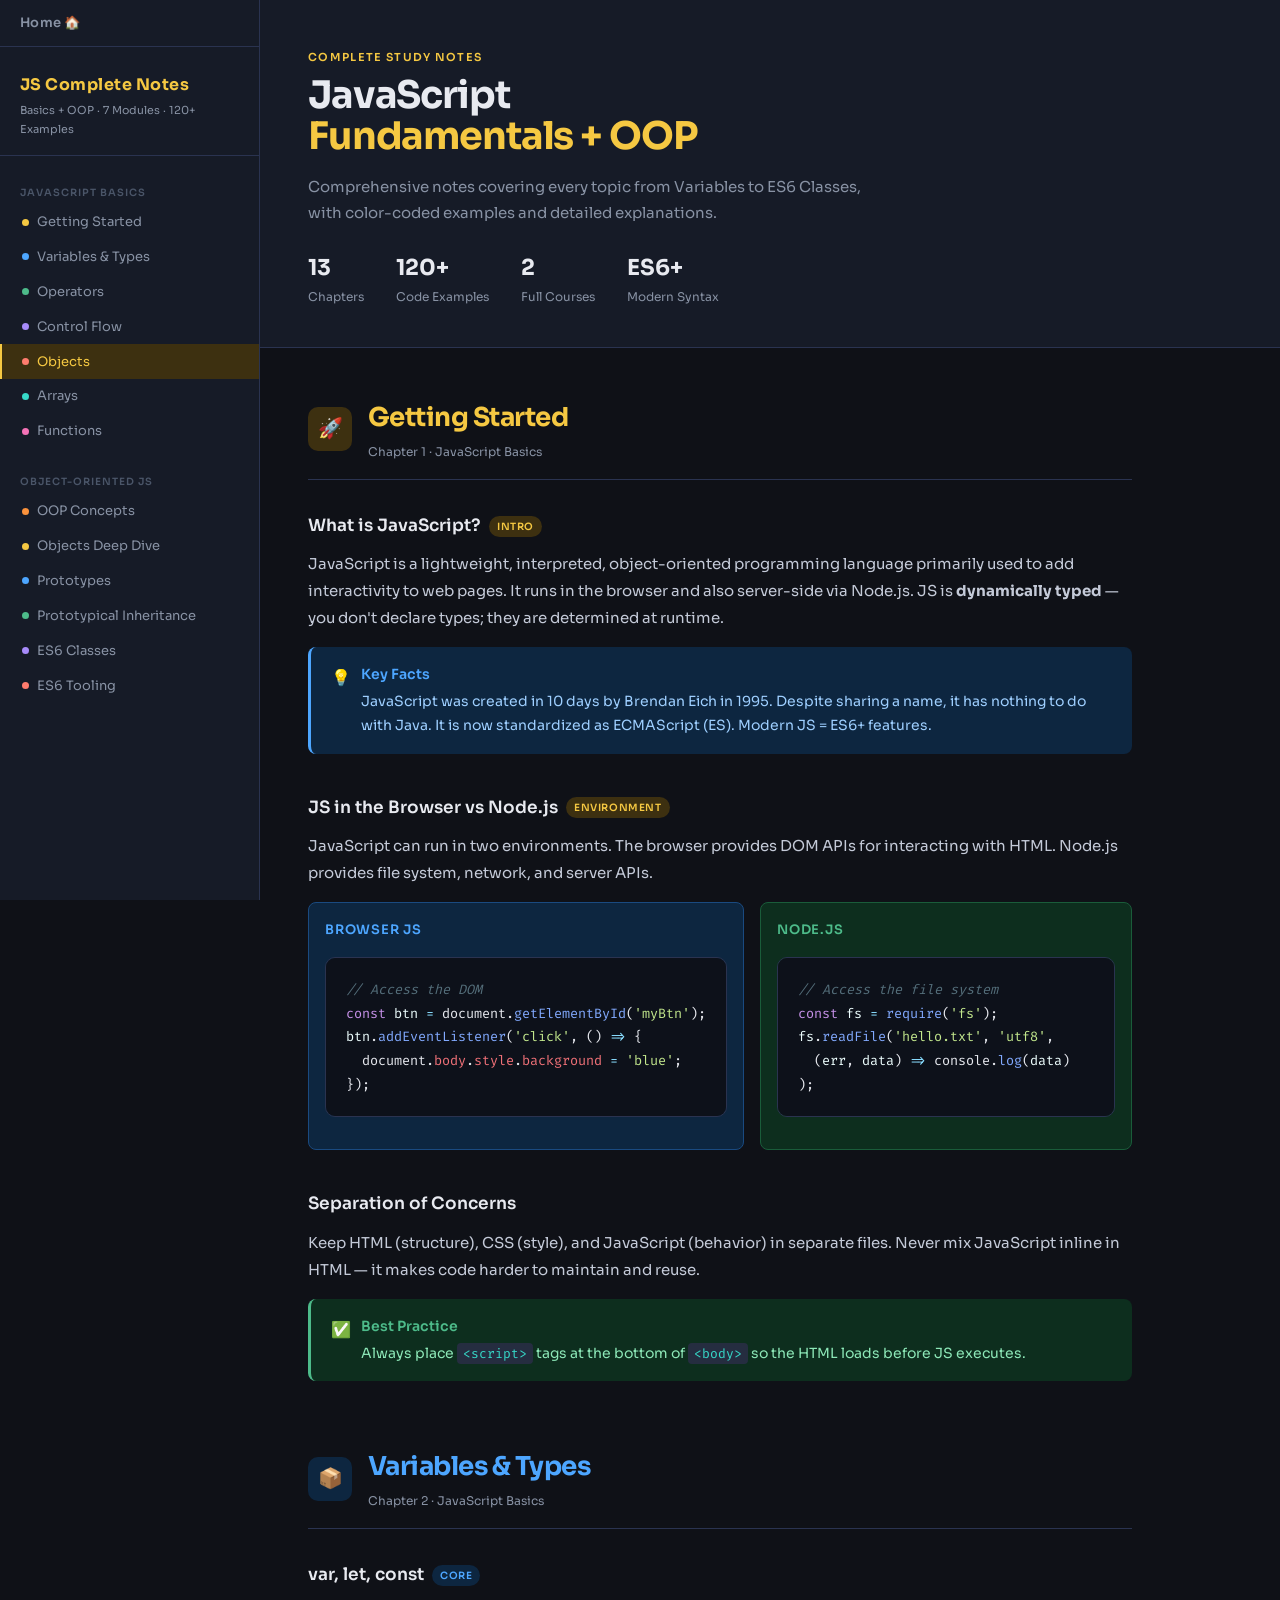
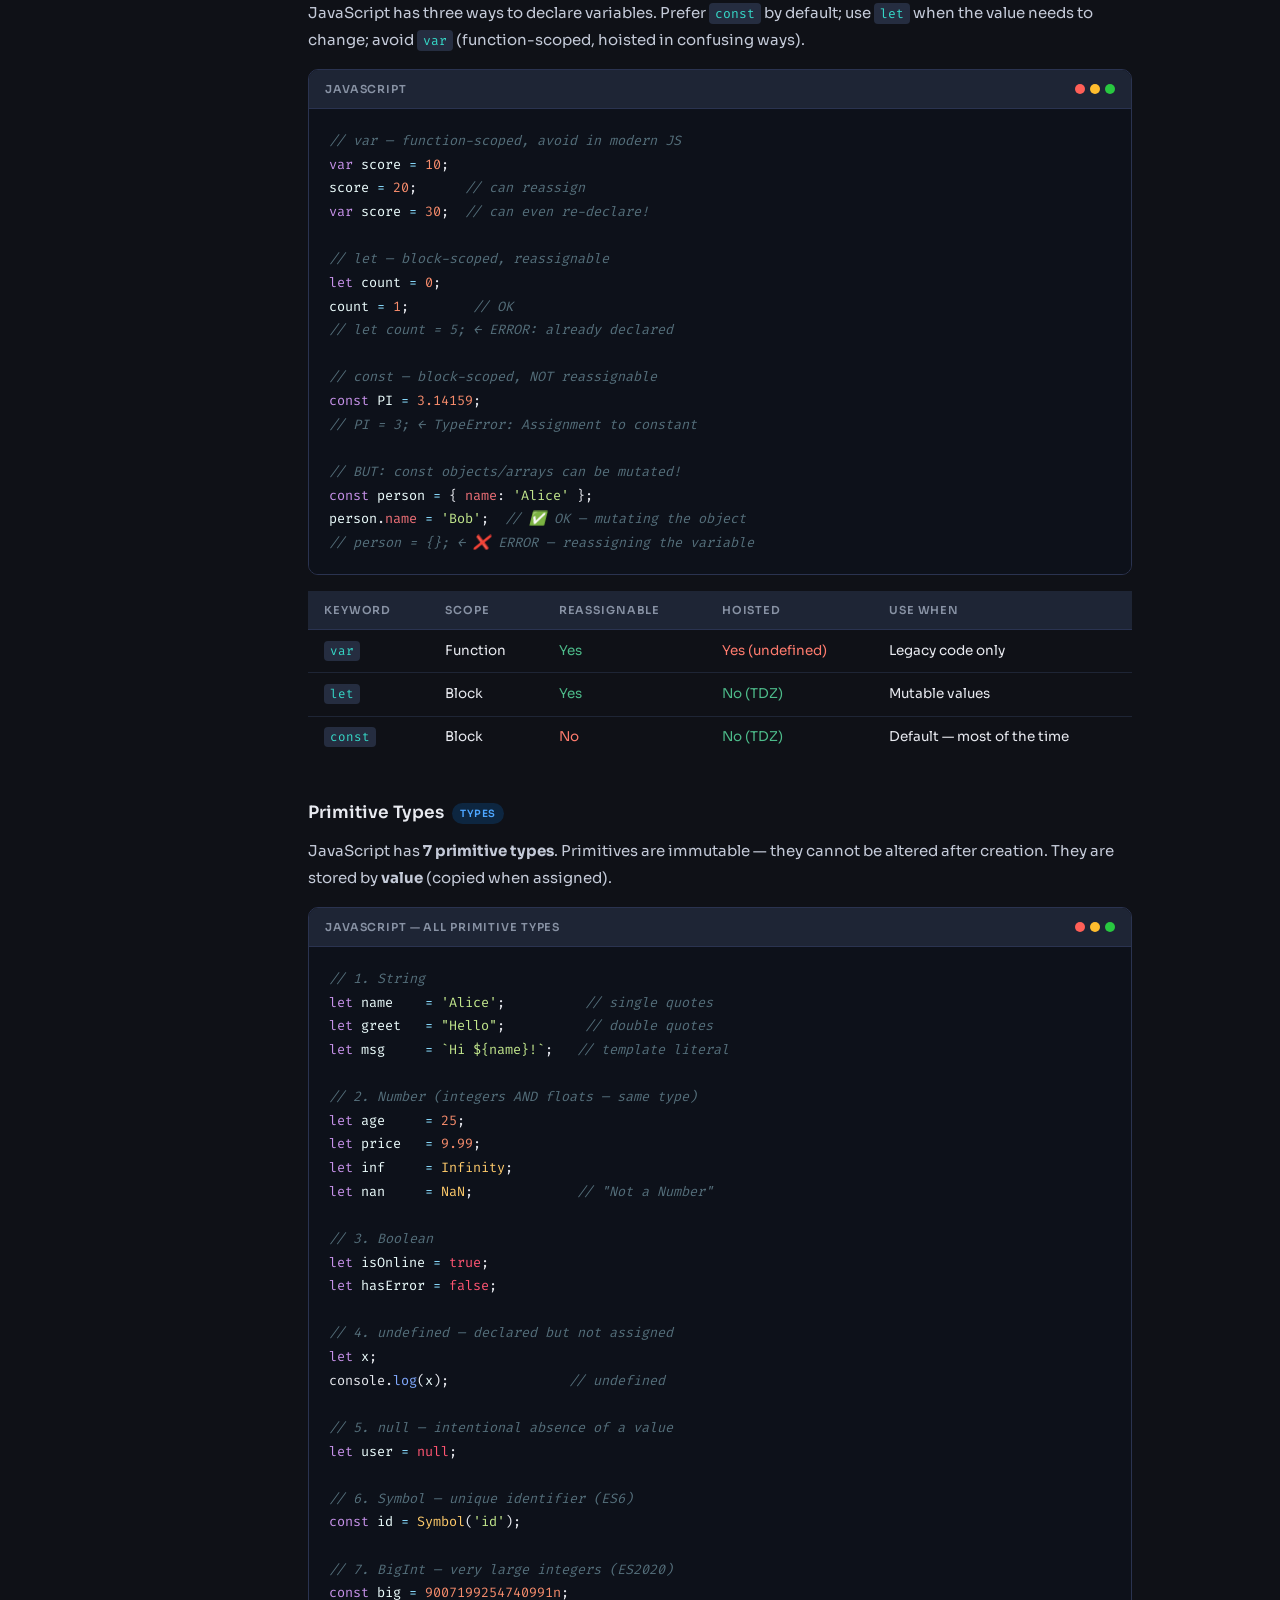
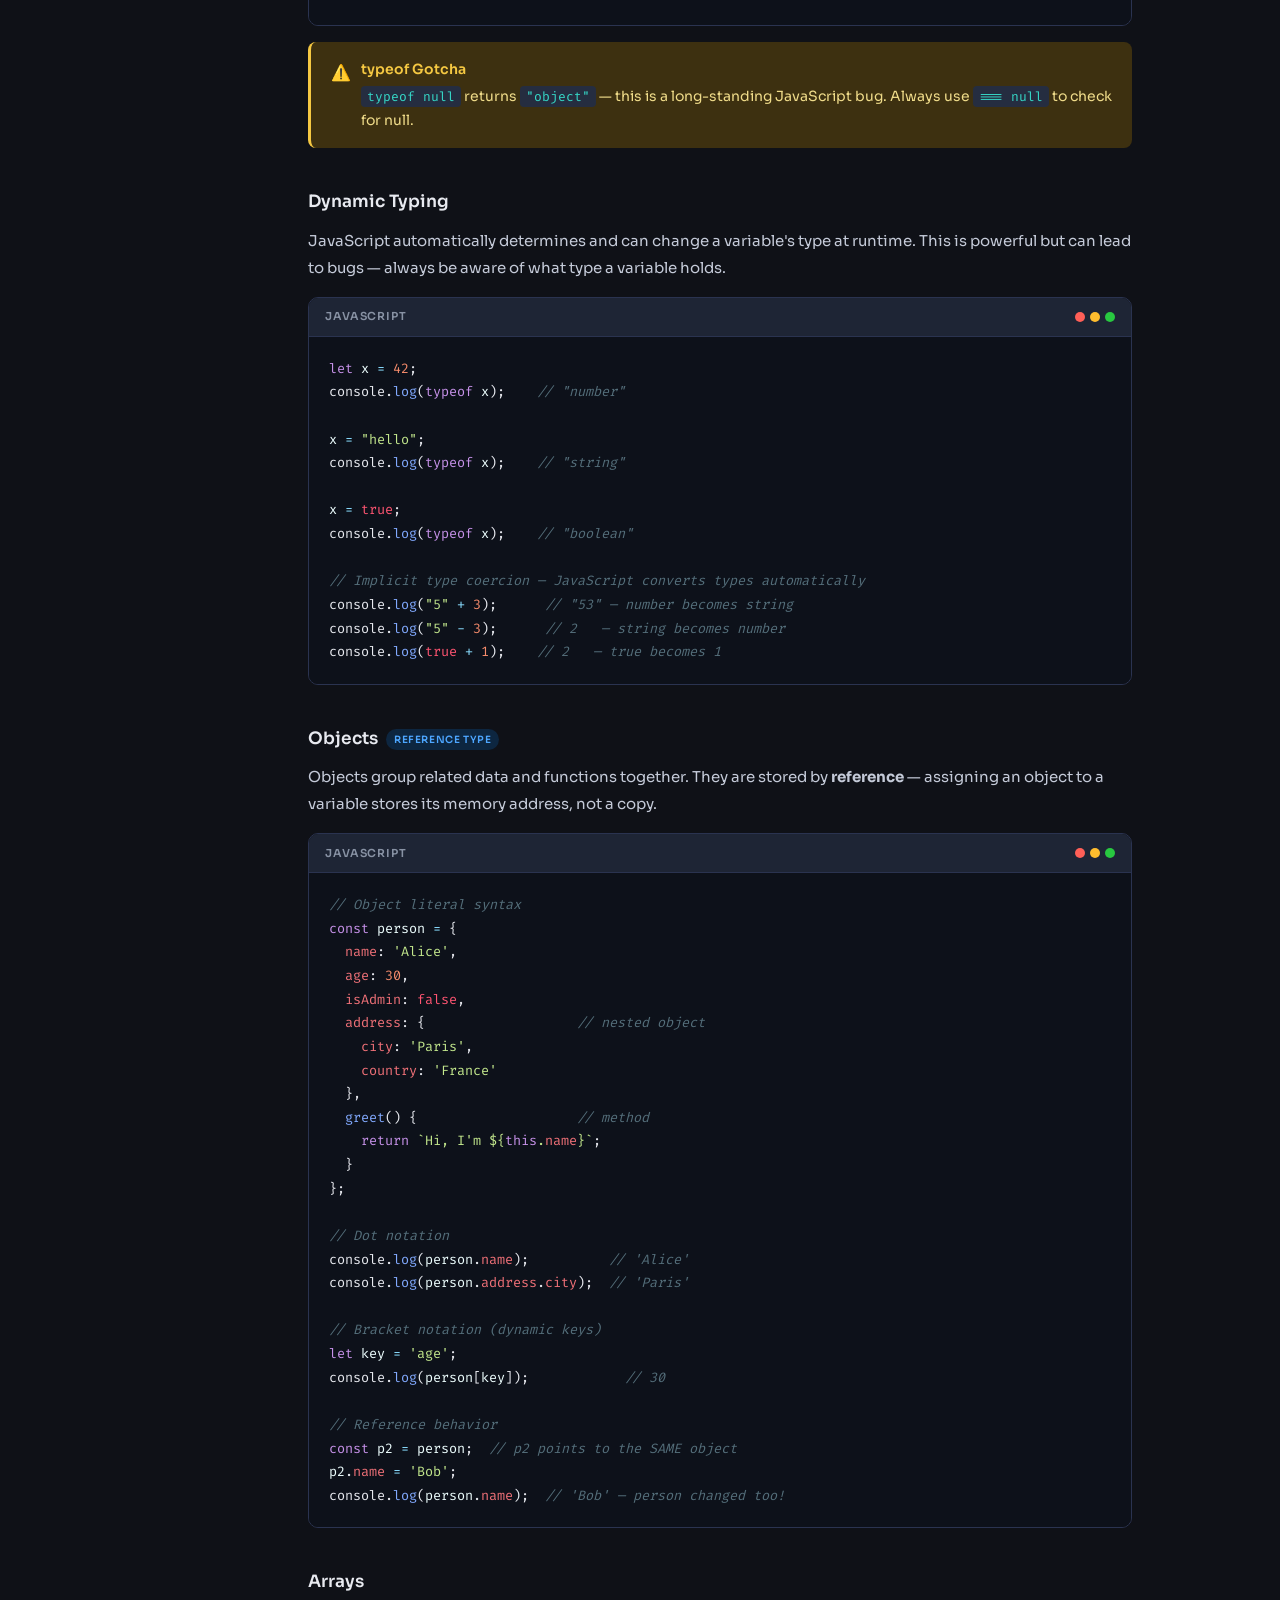
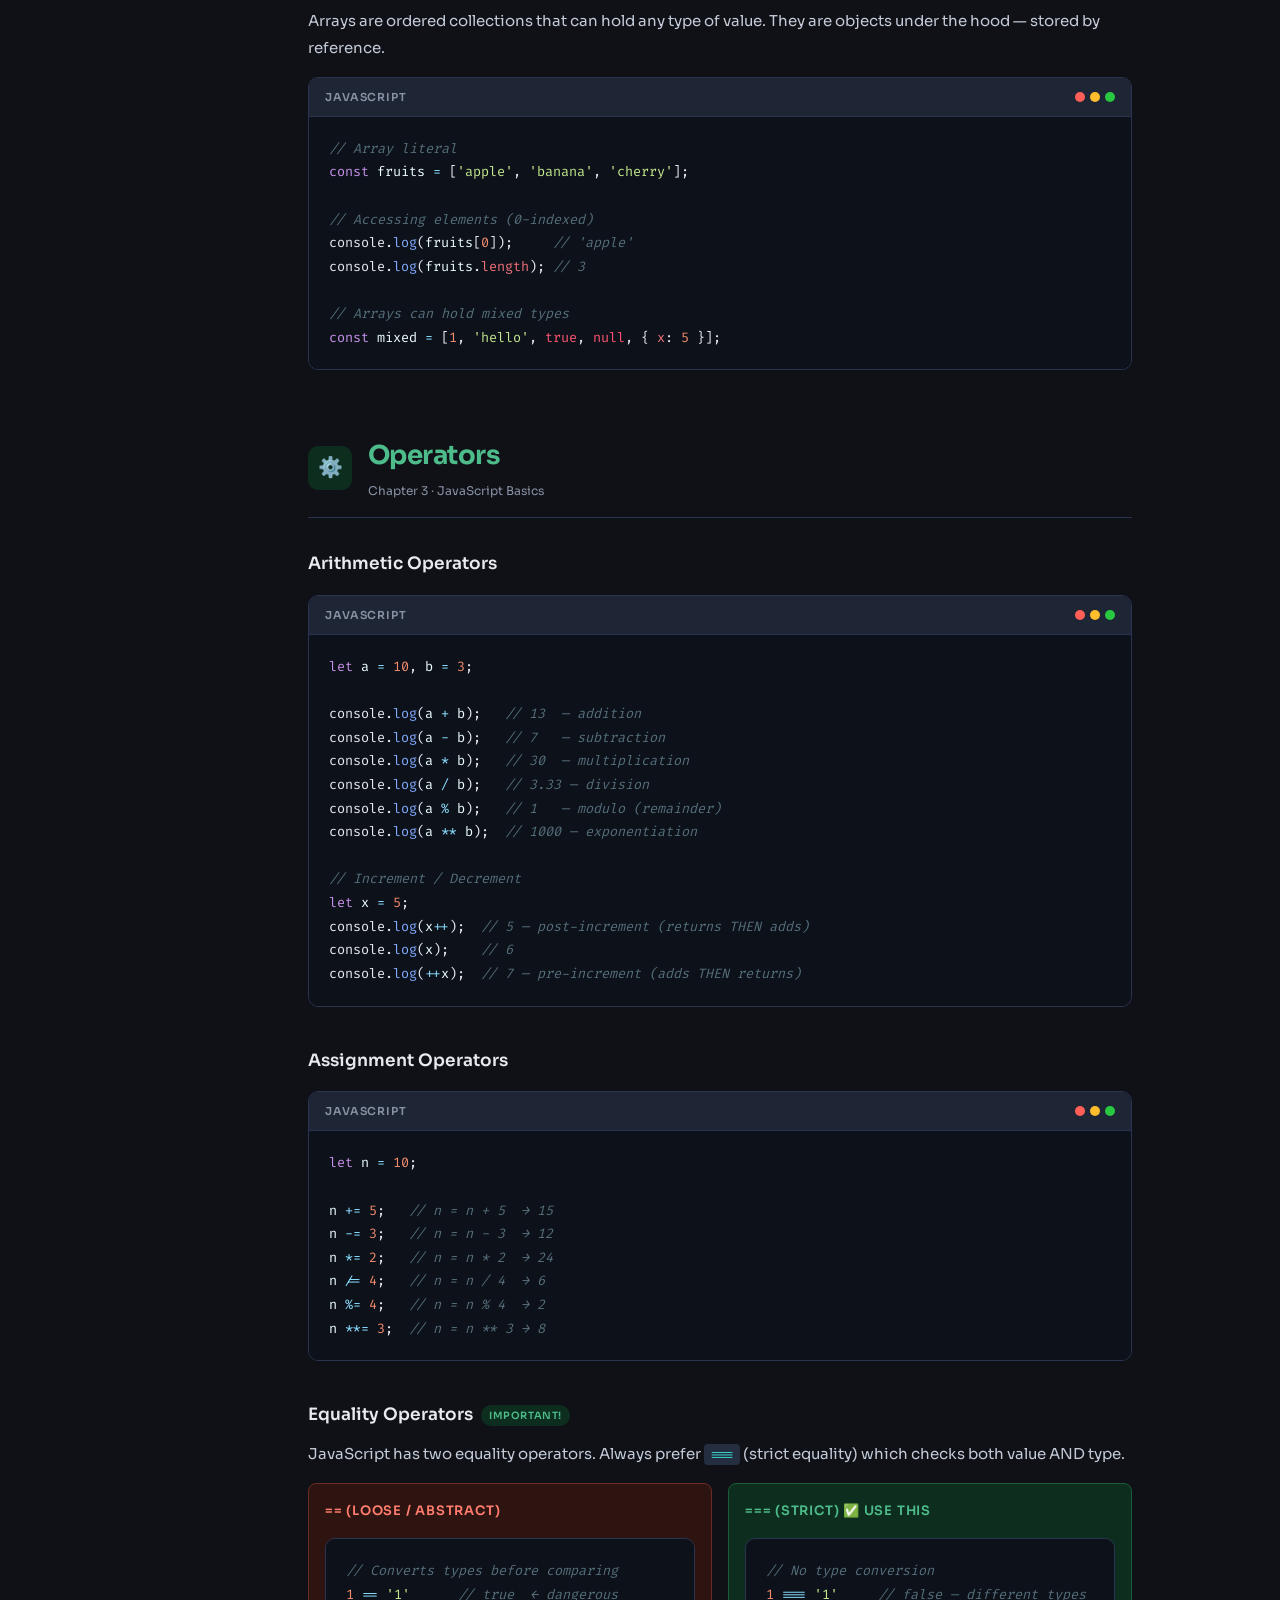
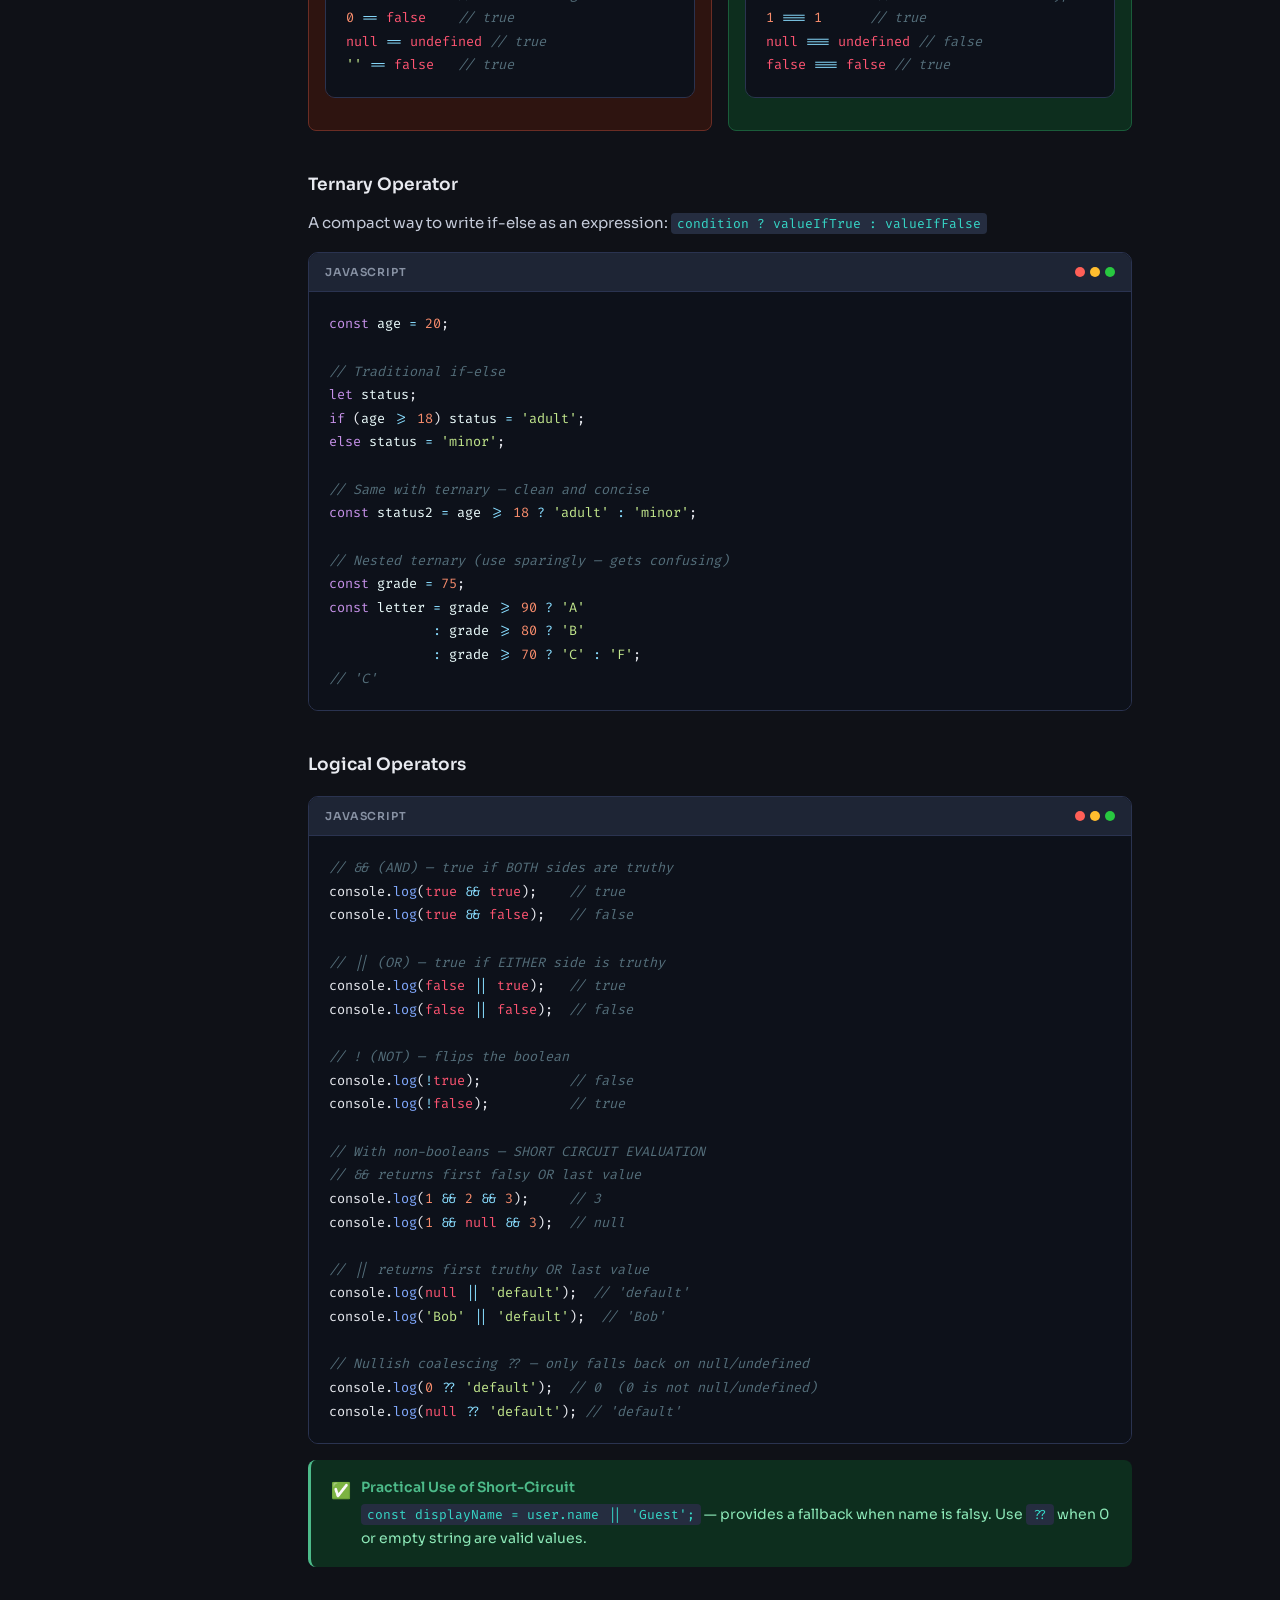
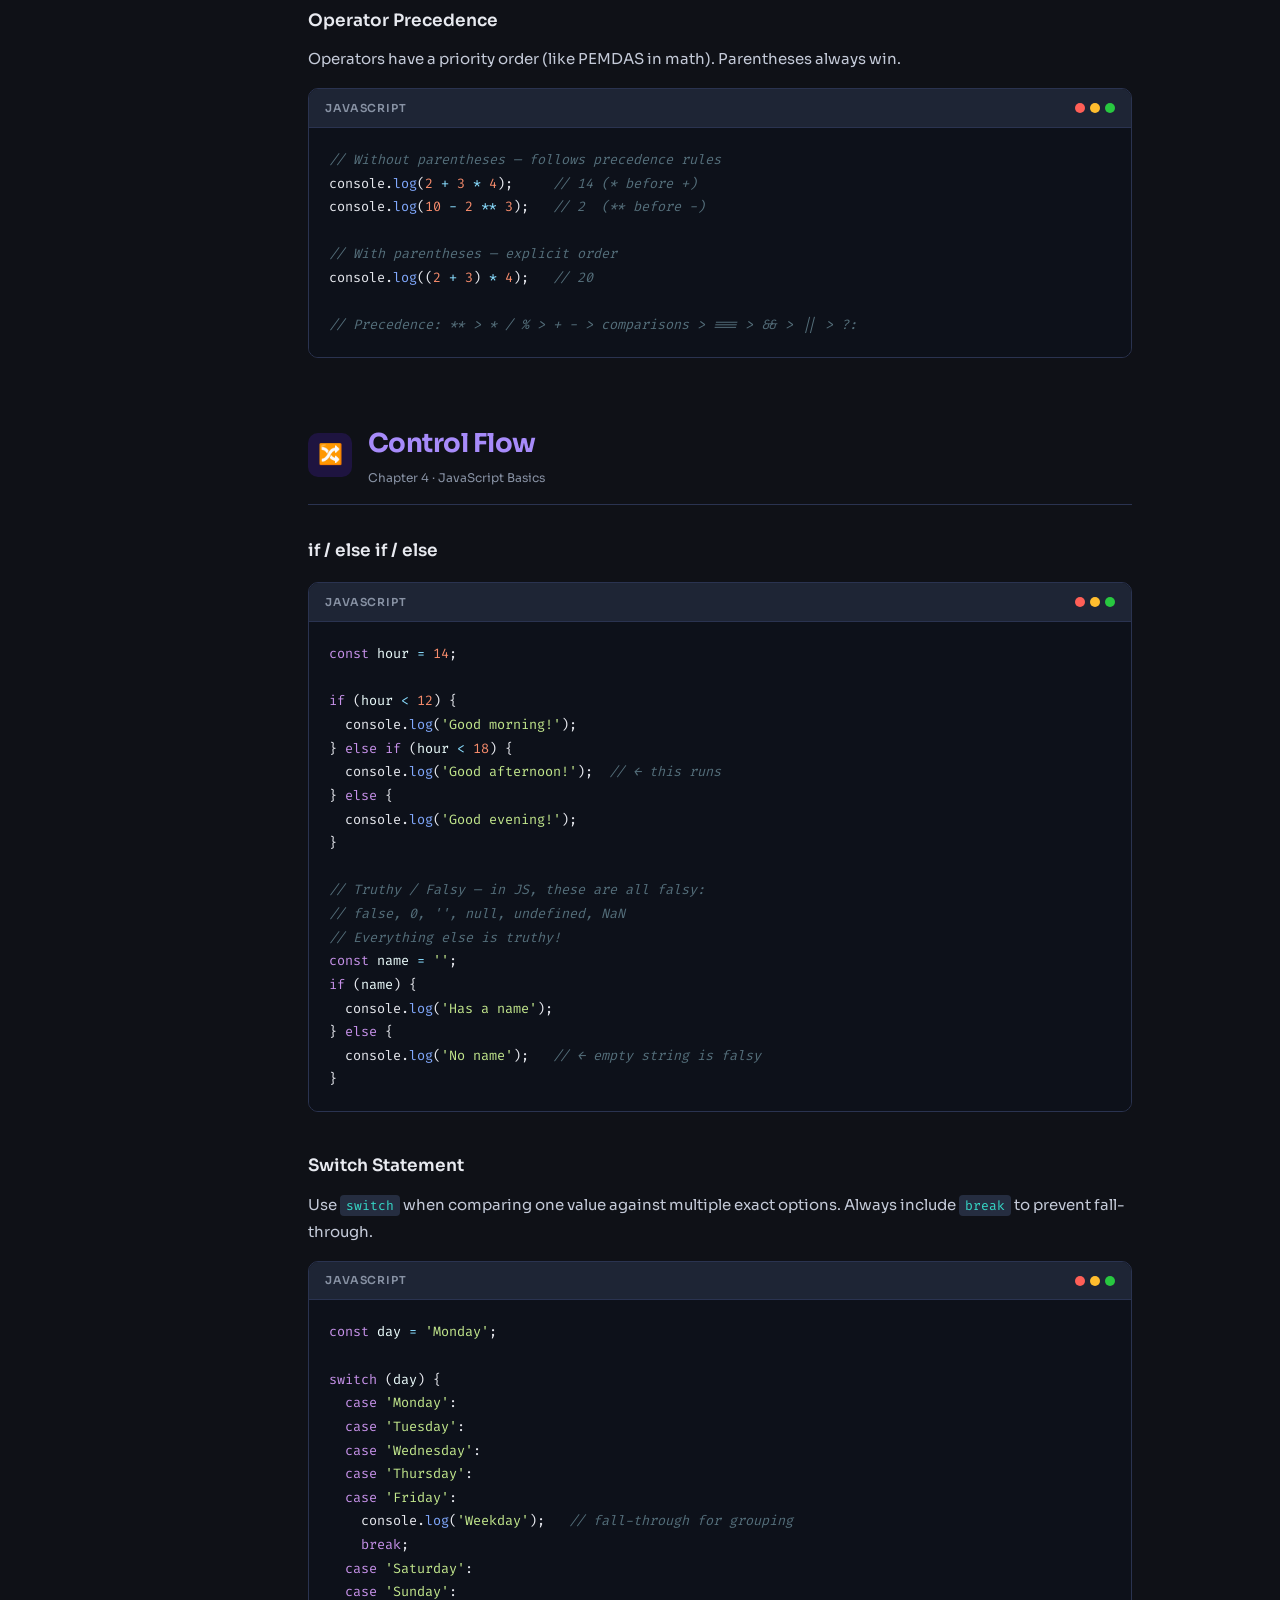
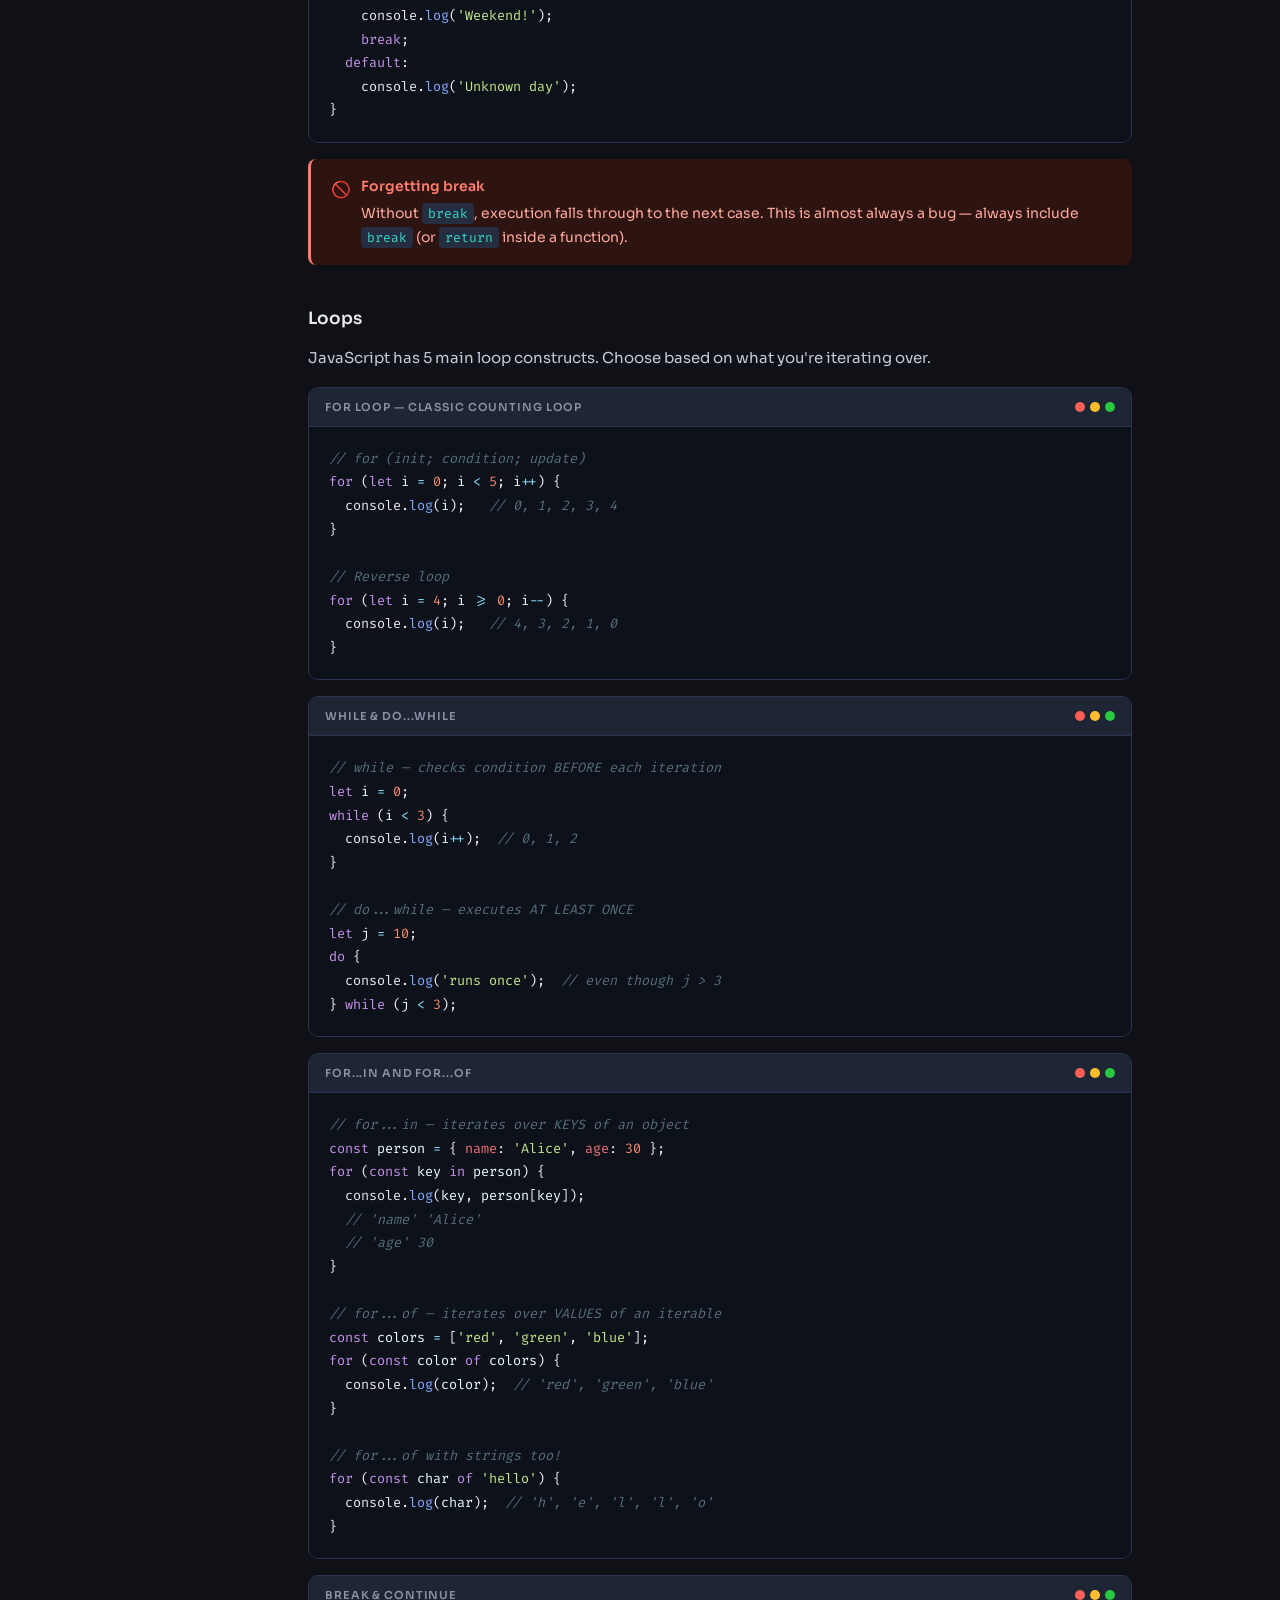
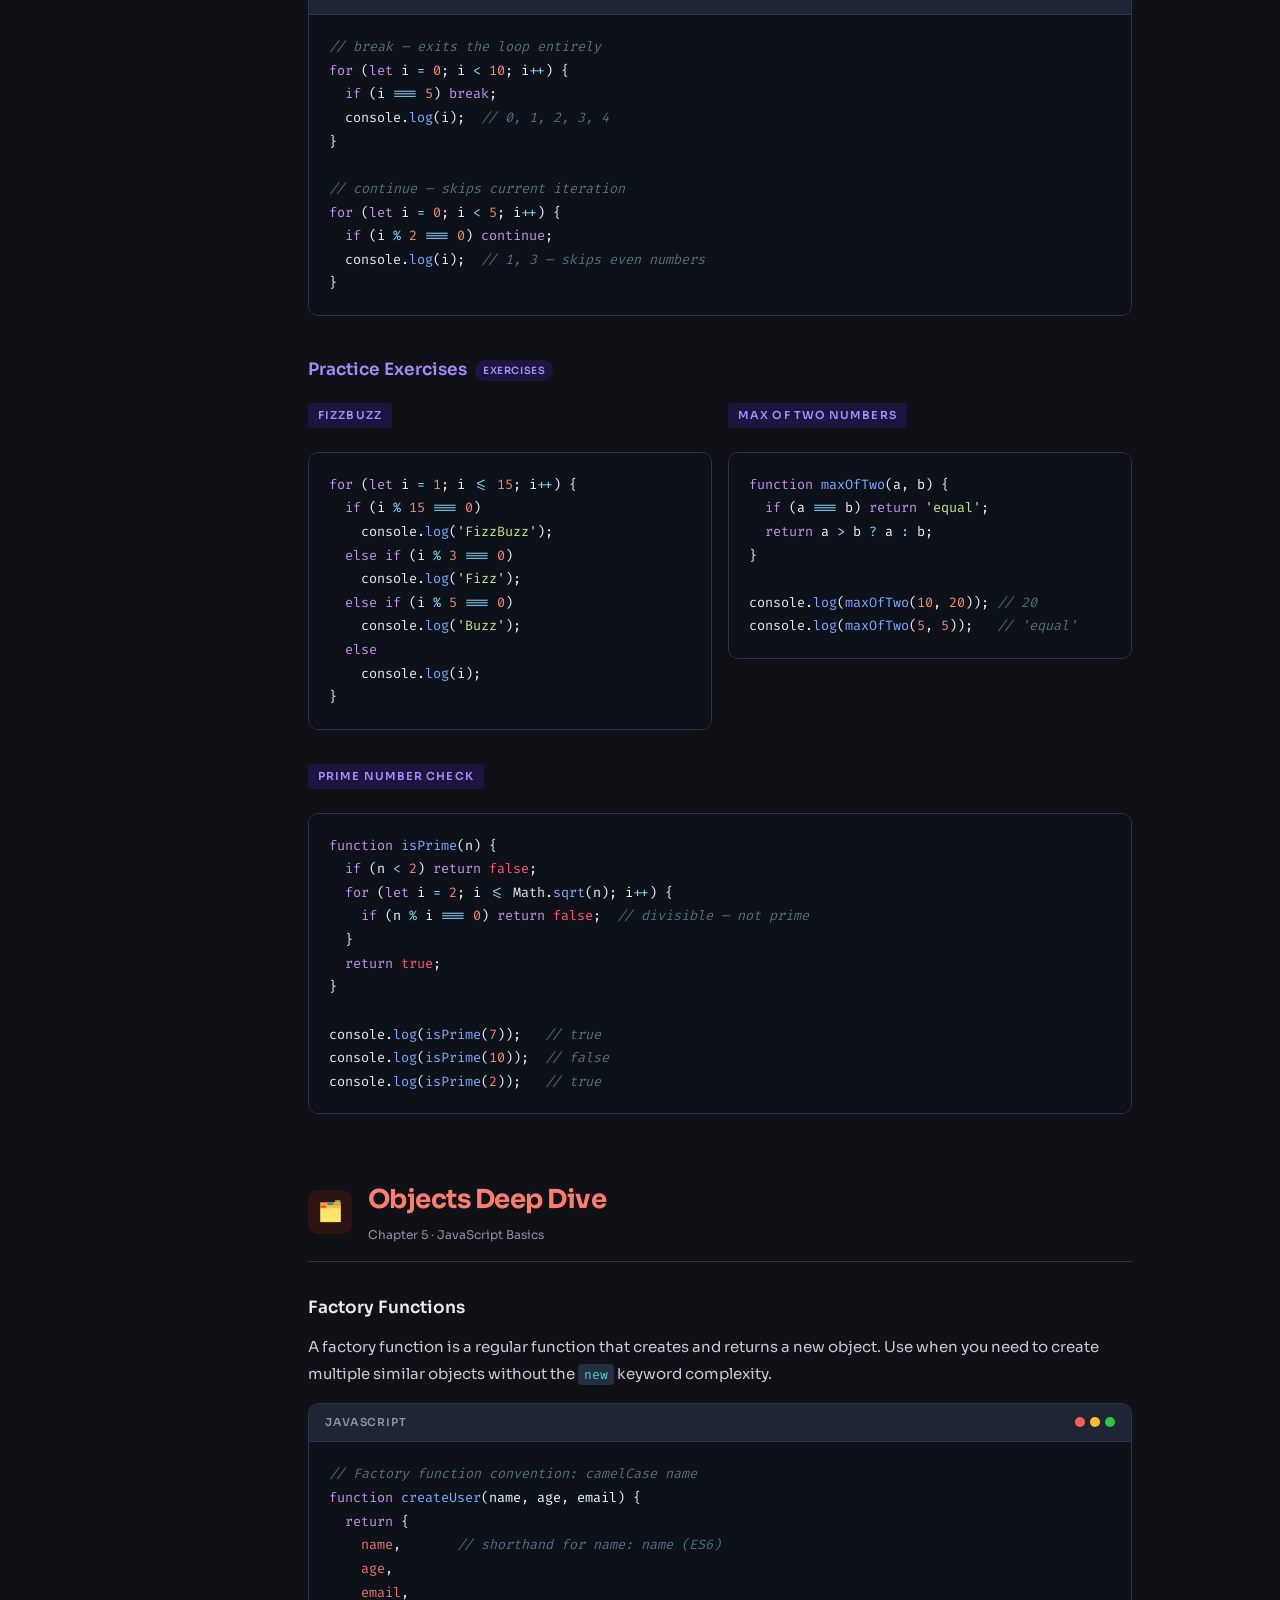
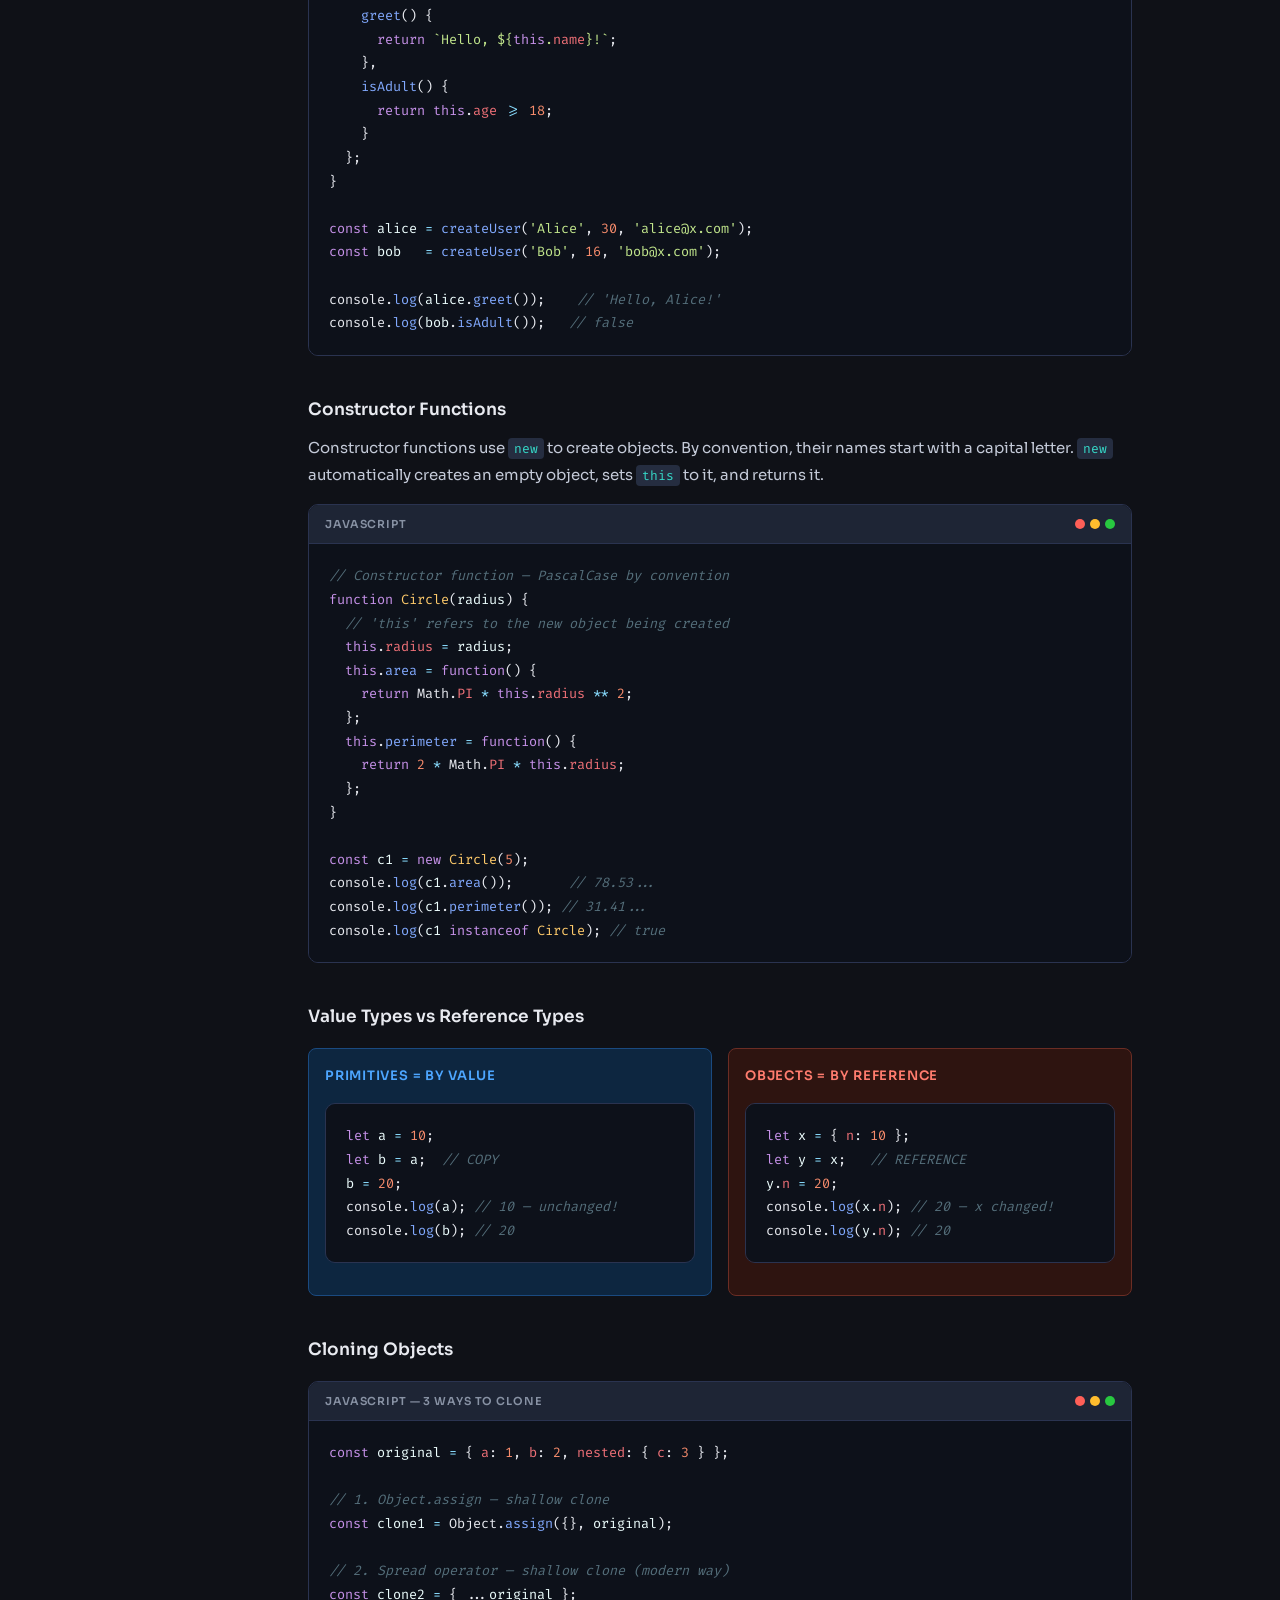
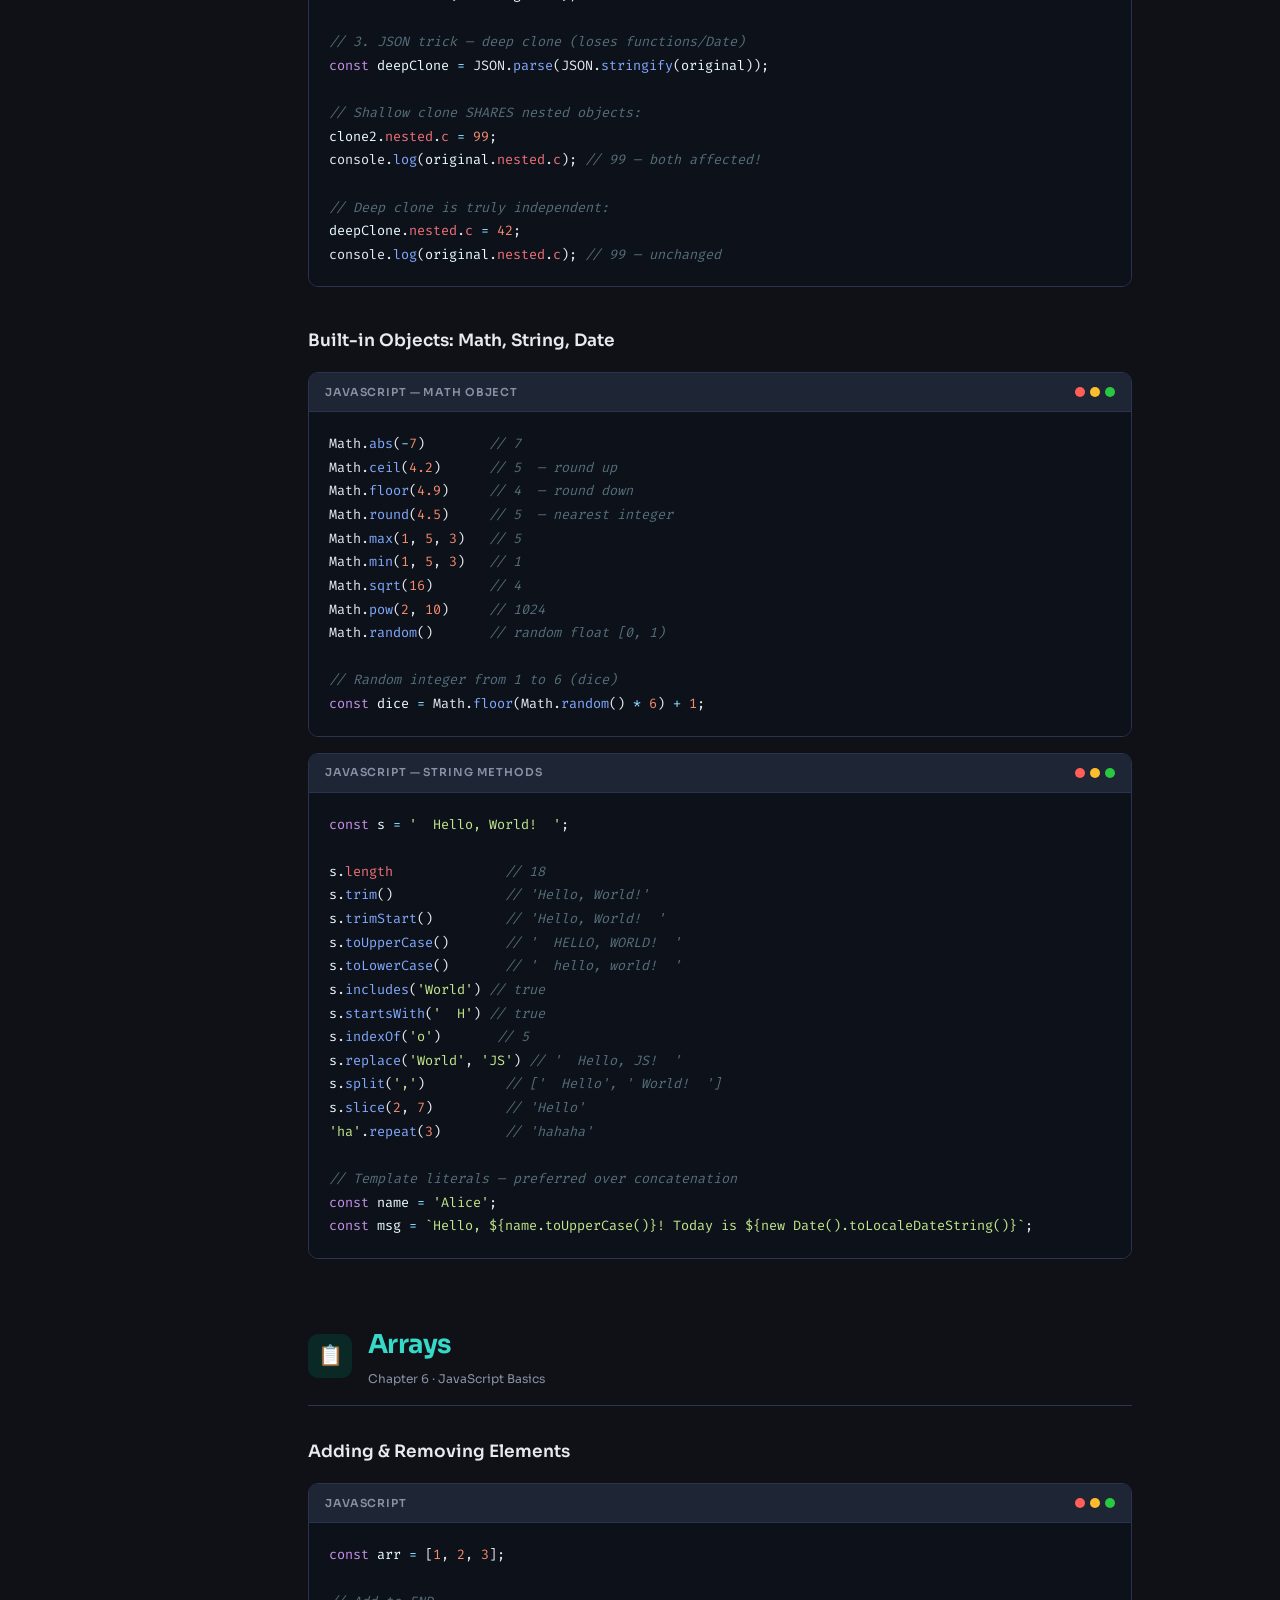
<file: Frontend/2.JS/js-notes.html>
<!DOCTYPE html>
<html lang="en">
<head>
<meta charset="UTF-8">
<meta name="viewport" content="width=device-width, initial-scale=1.0">
<title>JavaScript Complete Notes</title>
<link href="https://fonts.googleapis.com/css2?family=Fira+Code:wght@400;500&family=Sora:wght@400;500;600;700&family=Lora:ital,wght@0,400;1,400&display=swap" rel="stylesheet">
<style>
  :root {
    --bg: #0f1117;
    --bg2: #161b27;
    --bg3: #1e2535;
    --bg4: #252d40;
    --card: #1a2035;
    --border: #2a3350;
    --text: #e8eaf0;
    --muted: #8892a4;
    --dim: #4a5568;

    /* Topic colors */
    --c-yellow: #f5c842;
    --c-yellow-dim: #3d3010;
    --c-yellow-mid: #8a6e12;

    --c-blue: #4da6ff;
    --c-blue-dim: #0d2640;
    --c-blue-mid: #1a4a80;

    --c-green: #4dbb8a;
    --c-green-dim: #0d2e1e;
    --c-green-mid: #1a5c3a;

    --c-purple: #a78bfa;
    --c-purple-dim: #1e1440;
    --c-purple-mid: #3d2880;

    --c-coral: #ff7c6e;
    --c-coral-dim: #2e1410;
    --c-coral-mid: #6b2d24;

    --c-teal: #36d9c8;
    --c-teal-dim: #0a2826;
    --c-teal-mid: #155550;

    --c-pink: #f472b6;
    --c-pink-dim: #2d1025;
    --c-pink-mid: #6b2050;

    --c-orange: #fb923c;
    --c-orange-dim: #2d1a0a;
    --c-orange-mid: #6b3a10;
  }

  * { margin: 0; padding: 0; box-sizing: border-box; }

  body {
    background: var(--bg);
    color: var(--text);
    font-family: 'Sora', sans-serif;
    font-size: 15px;
    line-height: 1.7;
  }

  /* ===== SIDEBAR ===== */
    .home-btn {
  display: block;
  padding: 0.75rem 1.25rem;
  font-size: 13px;
  font-weight: 600;
  color: var(--muted);
  text-decoration: none;
  border-bottom: 1px solid var(--border);
  transition: color 0.15s;
  letter-spacing: 0.02em;
}

.home-btn:hover {
  color: var(--c-yellow);
}
  .sidebar {
    position: fixed;
    left: 0; top: 0; bottom: 0;
    width: 260px;
    background: var(--bg2);
    border-right: 1px solid var(--border);
    overflow-y: auto;
    z-index: 100;
    padding: 0 0 2rem;
  }

  .sidebar-logo {
    padding: 1.5rem 1.25rem 1rem;
    border-bottom: 1px solid var(--border);
    margin-bottom: 0.75rem;
  }

  .sidebar-logo h1 {
    font-size: 16px;
    font-weight: 700;
    color: var(--c-yellow);
    letter-spacing: 0.03em;
  }

  .sidebar-logo p {
    font-size: 11px;
    color: var(--muted);
    margin-top: 3px;
  }

  .nav-section {
    padding: 0.5rem 0;
  }

  .nav-section-title {
    font-size: 10px;
    font-weight: 600;
    text-transform: uppercase;
    letter-spacing: 0.1em;
    color: var(--dim);
    padding: 0.5rem 1.25rem 0.25rem;
  }

  .nav-item {
    display: flex;
    align-items: center;
    gap: 8px;
    padding: 0.4rem 1.25rem;
    font-size: 13px;
    color: var(--muted);
    cursor: pointer;
    border-left: 2px solid transparent;
    transition: all 0.15s;
    text-decoration: none;
  }

  .nav-item:hover { color: var(--text); background: var(--bg3); }
  .nav-item.active { color: var(--c-yellow); border-left-color: var(--c-yellow); background: var(--c-yellow-dim); }

  .nav-dot {
    width: 7px; height: 7px;
    border-radius: 50%;
    flex-shrink: 0;
  }

  /* ===== MAIN ===== */
  .main {
    margin-left: 260px;
    min-height: 100vh;
  }

  .top-bar {
    position: sticky;
    top: 0;
    background: rgba(15,17,23,0.95);
    backdrop-filter: blur(8px);
    border-bottom: 1px solid var(--border);
    padding: 0.75rem 2rem;
    display: flex;
    align-items: center;
    gap: 1rem;
    z-index: 50;
  }

  .breadcrumb {
    font-size: 12px;
    color: var(--muted);
    display: flex;
    align-items: center;
    gap: 6px;
  }

  .breadcrumb span { color: var(--text); }

  .progress-bar {
    flex: 1;
    height: 3px;
    background: var(--bg4);
    border-radius: 2px;
    overflow: hidden;
  }

  .progress-fill {
    height: 100%;
    background: linear-gradient(90deg, var(--c-yellow), var(--c-orange));
    border-radius: 2px;
    width: 0%;
    transition: width 0.3s;
  }

  /* ===== CONTENT ===== */
  .content {
    padding: 3rem 3rem 5rem;
    max-width: 920px;
  }

  /* ===== SECTION HEADER ===== */
  .section-header {
    display: flex;
    align-items: center;
    gap: 1rem;
    margin-bottom: 2rem;
    padding-bottom: 1rem;
    border-bottom: 1px solid var(--border);
  }

  .section-icon {
    width: 44px; height: 44px;
    border-radius: 10px;
    display: flex; align-items: center; justify-content: center;
    font-size: 20px;
    flex-shrink: 0;
  }

  .section-header h2 {
    font-size: 26px;
    font-weight: 700;
    letter-spacing: -0.02em;
  }

  .section-header .section-num {
    font-size: 12px;
    color: var(--muted);
    margin-top: 2px;
  }

  /* ===== TOPIC CARD ===== */
  .topic {
    margin-bottom: 2.5rem;
  }

  .topic-title {
    font-size: 17px;
    font-weight: 600;
    margin-bottom: 0.6rem;
    display: flex;
    align-items: center;
    gap: 8px;
  }

  .topic-title .tag {
    font-size: 10px;
    font-weight: 600;
    padding: 2px 8px;
    border-radius: 20px;
    text-transform: uppercase;
    letter-spacing: 0.06em;
  }

  .topic p {
    color: #c4cad8;
    margin-bottom: 1rem;
    line-height: 1.8;
  }

  /* ===== CODE BLOCKS ===== */
  .code-block {
    border-radius: 10px;
    overflow: hidden;
    margin: 1rem 0;
    border: 1px solid var(--border);
  }

  .code-header {
    display: flex;
    align-items: center;
    justify-content: space-between;
    padding: 0.6rem 1rem;
    background: var(--bg3);
    border-bottom: 1px solid var(--border);
  }

  .code-header .lang {
    font-size: 11px;
    font-weight: 600;
    text-transform: uppercase;
    letter-spacing: 0.08em;
    color: var(--muted);
  }

  .code-header .dots {
    display: flex; gap: 5px;
  }

  .code-header .dots span {
    width: 10px; height: 10px; border-radius: 50%;
  }

  .dot-r { background: #ff5f57; }
  .dot-y { background: #ffbd2e; }
  .dot-g { background: #28c840; }

  pre {
    background: #0d111a;
    padding: 1.25rem 1.25rem;
    overflow-x: auto;
    font-family: 'Fira Code', monospace;
    font-size: 13.5px;
    line-height: 1.75;
  }

  /* Syntax highlighting */
  .kw { color: #c792ea; }         /* keywords: let, const, function */
  .fn { color: #82aaff; }         /* function names */
  .str { color: #c3e88d; }        /* strings */
  .num { color: #f78c6c; }        /* numbers */
  .cmt { color: #546e7a; font-style: italic; } /* comments */
  .var { color: #eeffff; }        /* variables */
  .op { color: #89ddff; }         /* operators */
  .cls { color: #ffcb6b; }        /* class names */
  .prop { color: #f07178; }       /* properties */
  .bool { color: #ff5572; }       /* booleans */
  .type { color: #ffcb6b; }       /* types */

  /* ===== CALLOUTS ===== */
  .callout {
    border-radius: 8px;
    padding: 1rem 1.25rem;
    margin: 1rem 0;
    border-left: 3px solid;
    display: flex;
    gap: 10px;
  }

  .callout-icon { font-size: 16px; flex-shrink: 0; margin-top: 1px; }
  .callout-body { flex: 1; font-size: 14px; line-height: 1.7; }
  .callout-body strong { font-weight: 600; display: block; margin-bottom: 3px; }

  .callout-note { background: var(--c-blue-dim); border-color: var(--c-blue); }
  .callout-note .callout-icon::after { content: "💡"; }
  .callout-note .callout-body { color: #9ecfff; }
  .callout-note .callout-body strong { color: var(--c-blue); }

  .callout-warn { background: var(--c-yellow-dim); border-color: var(--c-yellow); }
  .callout-warn .callout-icon::after { content: "⚠️"; }
  .callout-warn .callout-body { color: #f0dc8a; }
  .callout-warn .callout-body strong { color: var(--c-yellow); }

  .callout-tip { background: var(--c-green-dim); border-color: var(--c-green); }
  .callout-tip .callout-icon::after { content: "✅"; }
  .callout-tip .callout-body { color: #8de8b8; }
  .callout-tip .callout-body strong { color: var(--c-green); }

  .callout-danger { background: var(--c-coral-dim); border-color: var(--c-coral); }
  .callout-danger .callout-icon::after { content: "🚫"; }
  .callout-danger .callout-body { color: #ffaa9e; }
  .callout-danger .callout-body strong { color: var(--c-coral); }

  /* ===== COMPARISON TABLE ===== */
  .compare-grid {
    display: grid;
    grid-template-columns: 1fr 1fr;
    gap: 1rem;
    margin: 1rem 0;
  }

  .compare-card {
    border-radius: 8px;
    padding: 1rem;
    border: 1px solid;
  }

  .compare-card h4 {
    font-size: 13px;
    font-weight: 600;
    margin-bottom: 0.75rem;
    text-transform: uppercase;
    letter-spacing: 0.06em;
  }

  /* ===== REFERENCE TABLE ===== */
  .ref-table {
    width: 100%;
    border-collapse: collapse;
    font-size: 13.5px;
    margin: 1rem 0;
  }

  .ref-table th {
    text-align: left;
    padding: 0.6rem 1rem;
    font-size: 11px;
    font-weight: 600;
    text-transform: uppercase;
    letter-spacing: 0.08em;
    color: var(--muted);
    background: var(--bg3);
    border-bottom: 1px solid var(--border);
  }

  .ref-table td {
    padding: 0.6rem 1rem;
    border-bottom: 1px solid var(--bg3);
    vertical-align: top;
  }

  .ref-table tr:last-child td { border-bottom: none; }
  .ref-table tr:hover td { background: var(--bg2); }

  .ref-table code {
    font-family: 'Fira Code', monospace;
    font-size: 12.5px;
    background: var(--bg4);
    padding: 2px 6px;
    border-radius: 4px;
    color: var(--c-teal);
  }

  /* ===== INLINE HIGHLIGHT ===== */
  code {
    font-family: 'Fira Code', monospace;
    font-size: 13px;
    background: var(--bg4);
    padding: 2px 6px;
    border-radius: 4px;
    color: var(--c-teal);
  }

  /* ===== EXAMPLE LABEL ===== */
  .ex-label {
    font-size: 11px;
    font-weight: 600;
    text-transform: uppercase;
    letter-spacing: 0.1em;
    padding: 3px 10px;
    border-radius: 4px;
    display: inline-block;
    margin-bottom: 0.5rem;
  }

  /* ===== PILL BADGES ===== */
  .pill {
    display: inline-block;
    font-size: 11px;
    font-weight: 600;
    padding: 2px 10px;
    border-radius: 20px;
    text-transform: uppercase;
    letter-spacing: 0.05em;
  }

  /* ===== CHAPTER DIVIDER ===== */
  .chapter {
    margin-top: 4rem;
    scroll-margin-top: 5rem;
  }

  .chapter:first-child { margin-top: 0; }

  /* ===== OUTPUT BOX ===== */
  .output-box {
    background: var(--bg);
    border: 1px dashed var(--dim);
    border-radius: 8px;
    padding: 0.75rem 1rem;
    font-family: 'Fira Code', monospace;
    font-size: 13px;
    color: var(--c-green);
    margin-top: -1px;
  }

  .output-label {
    font-size: 10px;
    color: var(--dim);
    text-transform: uppercase;
    letter-spacing: 0.08em;
    margin-bottom: 4px;
  }

  /* ===== HERO ===== */
  .hero {
    background: var(--bg2);
    border-bottom: 1px solid var(--border);
    padding: 3rem 3rem 2.5rem;
  }

  .hero-eyebrow {
    font-size: 11px;
    font-weight: 600;
    color: var(--c-yellow);
    text-transform: uppercase;
    letter-spacing: 0.12em;
    margin-bottom: 0.5rem;
  }

  .hero h1 {
    font-size: 38px;
    font-weight: 700;
    letter-spacing: -0.03em;
    line-height: 1.1;
    margin-bottom: 1rem;
  }

  .hero h1 span { color: var(--c-yellow); }

  .hero p {
    color: var(--muted);
    font-size: 15px;
    max-width: 560px;
    margin-bottom: 1.5rem;
  }

  .hero-stats {
    display: flex;
    gap: 2rem;
    flex-wrap: wrap;
  }

  .hero-stat {
    display: flex;
    flex-direction: column;
  }

  .hero-stat .val {
    font-size: 22px;
    font-weight: 700;
    color: var(--text);
  }

  .hero-stat .lbl {
    font-size: 12px;
    color: var(--muted);
  }

  /* Color theming per section */
  .theme-yellow .section-icon { background: var(--c-yellow-dim); color: var(--c-yellow); }
  .theme-yellow .section-header h2 { color: var(--c-yellow); }

  .theme-blue .section-icon { background: var(--c-blue-dim); color: var(--c-blue); }
  .theme-blue .section-header h2 { color: var(--c-blue); }

  .theme-green .section-icon { background: var(--c-green-dim); color: var(--c-green); }
  .theme-green .section-header h2 { color: var(--c-green); }

  .theme-purple .section-icon { background: var(--c-purple-dim); color: var(--c-purple); }
  .theme-purple .section-header h2 { color: var(--c-purple); }

  .theme-coral .section-icon { background: var(--c-coral-dim); color: var(--c-coral); }
  .theme-coral .section-header h2 { color: var(--c-coral); }

  .theme-teal .section-icon { background: var(--c-teal-dim); color: var(--c-teal); }
  .theme-teal .section-header h2 { color: var(--c-teal); }

  .theme-pink .section-icon { background: var(--c-pink-dim); color: var(--c-pink); }
  .theme-pink .section-header h2 { color: var(--c-pink); }

  .theme-orange .section-icon { background: var(--c-orange-dim); color: var(--c-orange); }
  .theme-orange .section-header h2 { color: var(--c-orange); }

  .nav-y { background: var(--c-yellow); }
  .nav-b { background: var(--c-blue); }
  .nav-g { background: var(--c-green); }
  .nav-p { background: var(--c-purple); }
  .nav-r { background: var(--c-coral); }
  .nav-t { background: var(--c-teal); }
  .nav-k { background: var(--c-pink); }
  .nav-o { background: var(--c-orange); }

  /* Subtle separator */
  .sep { height: 1px; background: var(--border); margin: 2rem 0; }

  /* Multi-example grid */
  .example-row { display: grid; grid-template-columns: 1fr 1fr; gap: 1rem; margin: 1rem 0; }
  @media (max-width: 700px) { .example-row { grid-template-columns: 1fr; } }

  .scrollbar-thin::-webkit-scrollbar { width: 5px; }
  .scrollbar-thin::-webkit-scrollbar-track { background: transparent; }
  .scrollbar-thin::-webkit-scrollbar-thumb { background: var(--border); border-radius: 3px; }
</style>
</head>
<body>

<!-- SIDEBAR -->
<nav class="sidebar scrollbar-thin">
  <a href="/" class="home-btn">Home 🏠</a> 
  <div class="sidebar-logo">
    <h1>JS Complete Notes</h1>
    <p>Basics + OOP · 7 Modules · 120+ Examples</p>
  </div>

  <div class="nav-section">
    <div class="nav-section-title">JavaScript Basics</div>
    <a class="nav-item" href="#getting-started"><span class="nav-dot nav-y"></span>Getting Started</a>
    <a class="nav-item" href="#basics"><span class="nav-dot nav-b"></span>Variables & Types</a>
    <a class="nav-item" href="#operators"><span class="nav-dot nav-g"></span>Operators</a>
    <a class="nav-item" href="#control-flow"><span class="nav-dot nav-p"></span>Control Flow</a>
    <a class="nav-item" href="#objects-basics"><span class="nav-dot nav-r"></span>Objects</a>
    <a class="nav-item" href="#arrays"><span class="nav-dot nav-t"></span>Arrays</a>
    <a class="nav-item" href="#functions"><span class="nav-dot nav-k"></span>Functions</a>
  </div>

  <div class="nav-section">
    <div class="nav-section-title">Object-Oriented JS</div>
    <a class="nav-item" href="#oop-intro"><span class="nav-dot nav-o"></span>OOP Concepts</a>
    <a class="nav-item" href="#oop-objects"><span class="nav-dot nav-y"></span>Objects Deep Dive</a>
    <a class="nav-item" href="#prototypes"><span class="nav-dot nav-b"></span>Prototypes</a>
    <a class="nav-item" href="#proto-inheritance"><span class="nav-dot nav-g"></span>Prototypical Inheritance</a>
    <a class="nav-item" href="#es6-classes"><span class="nav-dot nav-p"></span>ES6 Classes</a>
    <a class="nav-item" href="#es6-tooling"><span class="nav-dot nav-r"></span>ES6 Tooling</a>
  </div>
</nav>

<!-- MAIN -->
<div class="main">

  <!-- HERO -->
  <div class="hero">
    <div class="hero-eyebrow">Complete Study Notes</div>
    <h1>JavaScript<br><span>Fundamentals + OOP</span></h1>
    <p>Comprehensive notes covering every topic from Variables to ES6 Classes, with color-coded examples and detailed explanations.</p>
    <div class="hero-stats">
      <div class="hero-stat"><span class="val">13</span><span class="lbl">Chapters</span></div>
      <div class="hero-stat"><span class="val">120+</span><span class="lbl">Code Examples</span></div>
      <div class="hero-stat"><span class="val">2</span><span class="lbl">Full Courses</span></div>
      <div class="hero-stat"><span class="val">ES6+</span><span class="lbl">Modern Syntax</span></div>
    </div>
  </div>

  <div class="content">

<!-- ============================================================
     CHAPTER 1: GETTING STARTED
     ============================================================ -->
<div class="chapter theme-yellow" id="getting-started">
  <div class="section-header">
    <div class="section-icon">🚀</div>
    <div>
      <h2>Getting Started</h2>
      <div class="section-num">Chapter 1 · JavaScript Basics</div>
    </div>
  </div>

  <div class="topic">
    <div class="topic-title">
      What is JavaScript?
      <span class="tag pill" style="background:var(--c-yellow-dim);color:var(--c-yellow);">Intro</span>
    </div>
    <p>JavaScript is a lightweight, interpreted, object-oriented programming language primarily used to add interactivity to web pages. It runs in the browser and also server-side via Node.js. JS is <strong>dynamically typed</strong> — you don't declare types; they are determined at runtime.</p>

    <div class="callout callout-note">
      <span class="callout-icon"></span>
      <div class="callout-body">
        <strong>Key Facts</strong>
        JavaScript was created in 10 days by Brendan Eich in 1995. Despite sharing a name, it has nothing to do with Java. It is now standardized as ECMAScript (ES). Modern JS = ES6+ features.
      </div>
    </div>
  </div>

  <div class="topic">
    <div class="topic-title">
      JS in the Browser vs Node.js
      <span class="tag pill" style="background:var(--c-yellow-dim);color:var(--c-yellow);">Environment</span>
    </div>
    <p>JavaScript can run in two environments. The browser provides DOM APIs for interacting with HTML. Node.js provides file system, network, and server APIs.</p>

    <div class="compare-grid">
      <div class="compare-card" style="background:var(--c-blue-dim);border-color:var(--c-blue-mid);">
        <h4 style="color:var(--c-blue);">Browser JS</h4>
        <div class="code-block">
          <pre><span class="cmt">// Access the DOM</span>
<span class="kw">const</span> <span class="var">btn</span> <span class="op">=</span> document.<span class="fn">getElementById</span>(<span class="str">'myBtn'</span>);
<span class="var">btn</span>.<span class="fn">addEventListener</span>(<span class="str">'click'</span>, () <span class="op">=></span> {
  document.<span class="prop">body</span>.<span class="prop">style</span>.<span class="prop">background</span> <span class="op">=</span> <span class="str">'blue'</span>;
});</pre>
        </div>
      </div>
      <div class="compare-card" style="background:var(--c-green-dim);border-color:var(--c-green-mid);">
        <h4 style="color:var(--c-green);">Node.js</h4>
        <div class="code-block">
          <pre><span class="cmt">// Access the file system</span>
<span class="kw">const</span> <span class="var">fs</span> <span class="op">=</span> <span class="fn">require</span>(<span class="str">'fs'</span>);
<span class="var">fs</span>.<span class="fn">readFile</span>(<span class="str">'hello.txt'</span>, <span class="str">'utf8'</span>,
  (<span class="var">err</span>, <span class="var">data</span>) <span class="op">=></span> console.<span class="fn">log</span>(<span class="var">data</span>)
);</pre>
        </div>
      </div>
    </div>
  </div>

  <div class="topic">
    <div class="topic-title">Separation of Concerns</div>
    <p>Keep HTML (structure), CSS (style), and JavaScript (behavior) in separate files. Never mix JavaScript inline in HTML — it makes code harder to maintain and reuse.</p>
    <div class="callout callout-tip">
      <span class="callout-icon"></span>
      <div class="callout-body">
        <strong>Best Practice</strong>
        Always place <code>&lt;script&gt;</code> tags at the bottom of <code>&lt;body&gt;</code> so the HTML loads before JS executes.
      </div>
    </div>
  </div>
</div>

<!-- ============================================================
     CHAPTER 2: VARIABLES & TYPES
     ============================================================ -->
<div class="chapter theme-blue" id="basics">
  <div class="section-header">
    <div class="section-icon">📦</div>
    <div>
      <h2>Variables & Types</h2>
      <div class="section-num">Chapter 2 · JavaScript Basics</div>
    </div>
  </div>

  <div class="topic">
    <div class="topic-title">
      var, let, const
      <span class="tag pill" style="background:var(--c-blue-dim);color:var(--c-blue);">Core</span>
    </div>
    <p>JavaScript has three ways to declare variables. Prefer <code>const</code> by default; use <code>let</code> when the value needs to change; avoid <code>var</code> (function-scoped, hoisted in confusing ways).</p>

    <div class="code-block">
      <div class="code-header">
        <span class="lang">JavaScript</span>
        <div class="dots"><span class="dot-r"></span><span class="dot-y"></span><span class="dot-g"></span></div>
      </div>
      <pre><span class="cmt">// var — function-scoped, avoid in modern JS</span>
<span class="kw">var</span> <span class="var">score</span> <span class="op">=</span> <span class="num">10</span>;
<span class="var">score</span> <span class="op">=</span> <span class="num">20</span>;      <span class="cmt">// can reassign</span>
<span class="kw">var</span> <span class="var">score</span> <span class="op">=</span> <span class="num">30</span>;  <span class="cmt">// can even re-declare!</span>

<span class="cmt">// let — block-scoped, reassignable</span>
<span class="kw">let</span> <span class="var">count</span> <span class="op">=</span> <span class="num">0</span>;
<span class="var">count</span> <span class="op">=</span> <span class="num">1</span>;        <span class="cmt">// OK</span>
<span class="cmt">// let count = 5; ← ERROR: already declared</span>

<span class="cmt">// const — block-scoped, NOT reassignable</span>
<span class="kw">const</span> <span class="var">PI</span> <span class="op">=</span> <span class="num">3.14159</span>;
<span class="cmt">// PI = 3; ← TypeError: Assignment to constant</span>

<span class="cmt">// BUT: const objects/arrays can be mutated!</span>
<span class="kw">const</span> <span class="var">person</span> <span class="op">=</span> { <span class="prop">name</span>: <span class="str">'Alice'</span> };
<span class="var">person</span>.<span class="prop">name</span> <span class="op">=</span> <span class="str">'Bob'</span>;  <span class="cmt">// ✅ OK — mutating the object</span>
<span class="cmt">// person = {}; ← ❌ ERROR — reassigning the variable</span></pre>
    </div>

    <table class="ref-table" style="margin-top:1rem;">
      <thead>
        <tr><th>Keyword</th><th>Scope</th><th>Reassignable</th><th>Hoisted</th><th>Use When</th></tr>
      </thead>
      <tbody>
        <tr><td><code>var</code></td><td>Function</td><td style="color:var(--c-green);">Yes</td><td style="color:var(--c-coral);">Yes (undefined)</td><td>Legacy code only</td></tr>
        <tr><td><code>let</code></td><td>Block</td><td style="color:var(--c-green);">Yes</td><td style="color:var(--c-green);">No (TDZ)</td><td>Mutable values</td></tr>
        <tr><td><code>const</code></td><td>Block</td><td style="color:var(--c-coral);">No</td><td style="color:var(--c-green);">No (TDZ)</td><td>Default — most of the time</td></tr>
      </tbody>
    </table>
  </div>

  <div class="topic">
    <div class="topic-title">
      Primitive Types
      <span class="tag pill" style="background:var(--c-blue-dim);color:var(--c-blue);">Types</span>
    </div>
    <p>JavaScript has <strong>7 primitive types</strong>. Primitives are immutable — they cannot be altered after creation. They are stored by <strong>value</strong> (copied when assigned).</p>

    <div class="code-block">
      <div class="code-header"><span class="lang">JavaScript — All Primitive Types</span><div class="dots"><span class="dot-r"></span><span class="dot-y"></span><span class="dot-g"></span></div></div>
      <pre><span class="cmt">// 1. String</span>
<span class="kw">let</span> <span class="var">name</span>    <span class="op">=</span> <span class="str">'Alice'</span>;          <span class="cmt">// single quotes</span>
<span class="kw">let</span> <span class="var">greet</span>   <span class="op">=</span> <span class="str">"Hello"</span>;          <span class="cmt">// double quotes</span>
<span class="kw">let</span> <span class="var">msg</span>     <span class="op">=</span> <span class="str">`Hi ${name}!`</span>;   <span class="cmt">// template literal</span>

<span class="cmt">// 2. Number (integers AND floats — same type)</span>
<span class="kw">let</span> <span class="var">age</span>     <span class="op">=</span> <span class="num">25</span>;
<span class="kw">let</span> <span class="var">price</span>   <span class="op">=</span> <span class="num">9.99</span>;
<span class="kw">let</span> <span class="var">inf</span>     <span class="op">=</span> <span class="type">Infinity</span>;
<span class="kw">let</span> <span class="var">nan</span>     <span class="op">=</span> <span class="type">NaN</span>;             <span class="cmt">// "Not a Number"</span>

<span class="cmt">// 3. Boolean</span>
<span class="kw">let</span> <span class="var">isOnline</span> <span class="op">=</span> <span class="bool">true</span>;
<span class="kw">let</span> <span class="var">hasError</span> <span class="op">=</span> <span class="bool">false</span>;

<span class="cmt">// 4. undefined — declared but not assigned</span>
<span class="kw">let</span> <span class="var">x</span>;
console.<span class="fn">log</span>(<span class="var">x</span>);               <span class="cmt">// undefined</span>

<span class="cmt">// 5. null — intentional absence of a value</span>
<span class="kw">let</span> <span class="var">user</span> <span class="op">=</span> <span class="bool">null</span>;

<span class="cmt">// 6. Symbol — unique identifier (ES6)</span>
<span class="kw">const</span> <span class="var">id</span> <span class="op">=</span> <span class="type">Symbol</span>(<span class="str">'id'</span>);

<span class="cmt">// 7. BigInt — very large integers (ES2020)</span>
<span class="kw">const</span> <span class="var">big</span> <span class="op">=</span> <span class="num">9007199254740991n</span>;</pre>
    </div>

    <div class="callout callout-warn">
      <span class="callout-icon"></span>
      <div class="callout-body">
        <strong>typeof Gotcha</strong>
        <code>typeof null</code> returns <code>"object"</code> — this is a long-standing JavaScript bug. Always use <code>=== null</code> to check for null.
      </div>
    </div>
  </div>

  <div class="topic">
    <div class="topic-title">Dynamic Typing</div>
    <p>JavaScript automatically determines and can change a variable's type at runtime. This is powerful but can lead to bugs — always be aware of what type a variable holds.</p>
    <div class="code-block">
      <div class="code-header"><span class="lang">JavaScript</span><div class="dots"><span class="dot-r"></span><span class="dot-y"></span><span class="dot-g"></span></div></div>
      <pre><span class="kw">let</span> <span class="var">x</span> <span class="op">=</span> <span class="num">42</span>;
console.<span class="fn">log</span>(<span class="kw">typeof</span> <span class="var">x</span>);    <span class="cmt">// "number"</span>

<span class="var">x</span> <span class="op">=</span> <span class="str">"hello"</span>;
console.<span class="fn">log</span>(<span class="kw">typeof</span> <span class="var">x</span>);    <span class="cmt">// "string"</span>

<span class="var">x</span> <span class="op">=</span> <span class="bool">true</span>;
console.<span class="fn">log</span>(<span class="kw">typeof</span> <span class="var">x</span>);    <span class="cmt">// "boolean"</span>

<span class="cmt">// Implicit type coercion — JavaScript converts types automatically</span>
console.<span class="fn">log</span>(<span class="str">"5"</span> <span class="op">+</span> <span class="num">3</span>);      <span class="cmt">// "53" — number becomes string</span>
console.<span class="fn">log</span>(<span class="str">"5"</span> <span class="op">-</span> <span class="num">3</span>);      <span class="cmt">// 2   — string becomes number</span>
console.<span class="fn">log</span>(<span class="bool">true</span> <span class="op">+</span> <span class="num">1</span>);    <span class="cmt">// 2   — true becomes 1</span></pre>
    </div>
  </div>

  <div class="topic">
    <div class="topic-title">
      Objects
      <span class="tag pill" style="background:var(--c-blue-dim);color:var(--c-blue);">Reference Type</span>
    </div>
    <p>Objects group related data and functions together. They are stored by <strong>reference</strong> — assigning an object to a variable stores its memory address, not a copy.</p>
    <div class="code-block">
      <div class="code-header"><span class="lang">JavaScript</span><div class="dots"><span class="dot-r"></span><span class="dot-y"></span><span class="dot-g"></span></div></div>
      <pre><span class="cmt">// Object literal syntax</span>
<span class="kw">const</span> <span class="var">person</span> <span class="op">=</span> {
  <span class="prop">name</span>: <span class="str">'Alice'</span>,
  <span class="prop">age</span>: <span class="num">30</span>,
  <span class="prop">isAdmin</span>: <span class="bool">false</span>,
  <span class="prop">address</span>: {                   <span class="cmt">// nested object</span>
    <span class="prop">city</span>: <span class="str">'Paris'</span>,
    <span class="prop">country</span>: <span class="str">'France'</span>
  },
  <span class="fn">greet</span>() {                    <span class="cmt">// method</span>
    <span class="kw">return</span> <span class="str">`Hi, I'm ${<span class="kw">this</span>.<span class="prop">name</span>}`</span>;
  }
};

<span class="cmt">// Dot notation</span>
console.<span class="fn">log</span>(<span class="var">person</span>.<span class="prop">name</span>);          <span class="cmt">// 'Alice'</span>
console.<span class="fn">log</span>(<span class="var">person</span>.<span class="prop">address</span>.<span class="prop">city</span>);  <span class="cmt">// 'Paris'</span>

<span class="cmt">// Bracket notation (dynamic keys)</span>
<span class="kw">let</span> <span class="var">key</span> <span class="op">=</span> <span class="str">'age'</span>;
console.<span class="fn">log</span>(<span class="var">person</span>[<span class="var">key</span>]);            <span class="cmt">// 30</span>

<span class="cmt">// Reference behavior</span>
<span class="kw">const</span> <span class="var">p2</span> <span class="op">=</span> <span class="var">person</span>;  <span class="cmt">// p2 points to the SAME object</span>
<span class="var">p2</span>.<span class="prop">name</span> <span class="op">=</span> <span class="str">'Bob'</span>;
console.<span class="fn">log</span>(<span class="var">person</span>.<span class="prop">name</span>);  <span class="cmt">// 'Bob' — person changed too!</span></pre>
    </div>
  </div>

  <div class="topic">
    <div class="topic-title">Arrays</div>
    <p>Arrays are ordered collections that can hold any type of value. They are objects under the hood — stored by reference.</p>
    <div class="code-block">
      <div class="code-header"><span class="lang">JavaScript</span><div class="dots"><span class="dot-r"></span><span class="dot-y"></span><span class="dot-g"></span></div></div>
      <pre><span class="cmt">// Array literal</span>
<span class="kw">const</span> <span class="var">fruits</span> <span class="op">=</span> [<span class="str">'apple'</span>, <span class="str">'banana'</span>, <span class="str">'cherry'</span>];

<span class="cmt">// Accessing elements (0-indexed)</span>
console.<span class="fn">log</span>(<span class="var">fruits</span>[<span class="num">0</span>]);     <span class="cmt">// 'apple'</span>
console.<span class="fn">log</span>(<span class="var">fruits</span>.<span class="prop">length</span>); <span class="cmt">// 3</span>

<span class="cmt">// Arrays can hold mixed types</span>
<span class="kw">const</span> <span class="var">mixed</span> <span class="op">=</span> [<span class="num">1</span>, <span class="str">'hello'</span>, <span class="bool">true</span>, <span class="bool">null</span>, { <span class="prop">x</span>: <span class="num">5</span> }];</pre>
    </div>
  </div>
</div>

<!-- ============================================================
     CHAPTER 3: OPERATORS
     ============================================================ -->
<div class="chapter theme-green" id="operators">
  <div class="section-header">
    <div class="section-icon">⚙️</div>
    <div>
      <h2>Operators</h2>
      <div class="section-num">Chapter 3 · JavaScript Basics</div>
    </div>
  </div>

  <div class="topic">
    <div class="topic-title">Arithmetic Operators</div>
    <div class="code-block">
      <div class="code-header"><span class="lang">JavaScript</span><div class="dots"><span class="dot-r"></span><span class="dot-y"></span><span class="dot-g"></span></div></div>
      <pre><span class="kw">let</span> <span class="var">a</span> <span class="op">=</span> <span class="num">10</span>, <span class="var">b</span> <span class="op">=</span> <span class="num">3</span>;

console.<span class="fn">log</span>(<span class="var">a</span> <span class="op">+</span> <span class="var">b</span>);   <span class="cmt">// 13  — addition</span>
console.<span class="fn">log</span>(<span class="var">a</span> <span class="op">-</span> <span class="var">b</span>);   <span class="cmt">// 7   — subtraction</span>
console.<span class="fn">log</span>(<span class="var">a</span> <span class="op">*</span> <span class="var">b</span>);   <span class="cmt">// 30  — multiplication</span>
console.<span class="fn">log</span>(<span class="var">a</span> <span class="op">/</span> <span class="var">b</span>);   <span class="cmt">// 3.33 — division</span>
console.<span class="fn">log</span>(<span class="var">a</span> <span class="op">%</span> <span class="var">b</span>);   <span class="cmt">// 1   — modulo (remainder)</span>
console.<span class="fn">log</span>(<span class="var">a</span> <span class="op">**</span> <span class="var">b</span>);  <span class="cmt">// 1000 — exponentiation</span>

<span class="cmt">// Increment / Decrement</span>
<span class="kw">let</span> <span class="var">x</span> <span class="op">=</span> <span class="num">5</span>;
console.<span class="fn">log</span>(<span class="var">x</span><span class="op">++</span>);  <span class="cmt">// 5 — post-increment (returns THEN adds)</span>
console.<span class="fn">log</span>(<span class="var">x</span>);    <span class="cmt">// 6</span>
console.<span class="fn">log</span>(<span class="op">++</span><span class="var">x</span>);  <span class="cmt">// 7 — pre-increment (adds THEN returns)</span></pre>
    </div>
  </div>

  <div class="topic">
    <div class="topic-title">Assignment Operators</div>
    <div class="code-block">
      <div class="code-header"><span class="lang">JavaScript</span><div class="dots"><span class="dot-r"></span><span class="dot-y"></span><span class="dot-g"></span></div></div>
      <pre><span class="kw">let</span> <span class="var">n</span> <span class="op">=</span> <span class="num">10</span>;

<span class="var">n</span> <span class="op">+=</span> <span class="num">5</span>;   <span class="cmt">// n = n + 5  → 15</span>
<span class="var">n</span> <span class="op">-=</span> <span class="num">3</span>;   <span class="cmt">// n = n - 3  → 12</span>
<span class="var">n</span> <span class="op">*=</span> <span class="num">2</span>;   <span class="cmt">// n = n * 2  → 24</span>
<span class="var">n</span> <span class="op">/=</span> <span class="num">4</span>;   <span class="cmt">// n = n / 4  → 6</span>
<span class="var">n</span> <span class="op">%=</span> <span class="num">4</span>;   <span class="cmt">// n = n % 4  → 2</span>
<span class="var">n</span> <span class="op">**=</span> <span class="num">3</span>;  <span class="cmt">// n = n ** 3 → 8</span></pre>
    </div>
  </div>

  <div class="topic">
    <div class="topic-title">
      Equality Operators
      <span class="tag pill" style="background:var(--c-green-dim);color:var(--c-green);">Important!</span>
    </div>
    <p>JavaScript has two equality operators. Always prefer <code>===</code> (strict equality) which checks both value AND type.</p>

    <div class="compare-grid">
      <div class="compare-card" style="background:var(--c-coral-dim);border-color:var(--c-coral-mid);">
        <h4 style="color:var(--c-coral);">== (Loose / Abstract)</h4>
        <div class="code-block">
          <pre><span class="cmt">// Converts types before comparing</span>
<span class="num">1</span> <span class="op">==</span> <span class="str">'1'</span>      <span class="cmt">// true  ← dangerous</span>
<span class="num">0</span> <span class="op">==</span> <span class="bool">false</span>    <span class="cmt">// true</span>
<span class="bool">null</span> <span class="op">==</span> <span class="bool">undefined</span> <span class="cmt">// true</span>
<span class="str">''</span> <span class="op">==</span> <span class="bool">false</span>   <span class="cmt">// true</span></pre>
        </div>
      </div>
      <div class="compare-card" style="background:var(--c-green-dim);border-color:var(--c-green-mid);">
        <h4 style="color:var(--c-green);">=== (Strict) ✅ Use This</h4>
        <div class="code-block">
          <pre><span class="cmt">// No type conversion</span>
<span class="num">1</span> <span class="op">===</span> <span class="str">'1'</span>     <span class="cmt">// false — different types</span>
<span class="num">1</span> <span class="op">===</span> <span class="num">1</span>      <span class="cmt">// true</span>
<span class="bool">null</span> <span class="op">===</span> <span class="bool">undefined</span> <span class="cmt">// false</span>
<span class="bool">false</span> <span class="op">===</span> <span class="bool">false</span> <span class="cmt">// true</span></pre>
        </div>
      </div>
    </div>
  </div>

  <div class="topic">
    <div class="topic-title">Ternary Operator</div>
    <p>A compact way to write if-else as an expression: <code>condition ? valueIfTrue : valueIfFalse</code></p>
    <div class="code-block">
      <div class="code-header"><span class="lang">JavaScript</span><div class="dots"><span class="dot-r"></span><span class="dot-y"></span><span class="dot-g"></span></div></div>
      <pre><span class="kw">const</span> <span class="var">age</span> <span class="op">=</span> <span class="num">20</span>;

<span class="cmt">// Traditional if-else</span>
<span class="kw">let</span> <span class="var">status</span>;
<span class="kw">if</span> (<span class="var">age</span> <span class="op">>=</span> <span class="num">18</span>) <span class="var">status</span> <span class="op">=</span> <span class="str">'adult'</span>;
<span class="kw">else</span> <span class="var">status</span> <span class="op">=</span> <span class="str">'minor'</span>;

<span class="cmt">// Same with ternary — clean and concise</span>
<span class="kw">const</span> <span class="var">status2</span> <span class="op">=</span> <span class="var">age</span> <span class="op">>=</span> <span class="num">18</span> <span class="op">?</span> <span class="str">'adult'</span> <span class="op">:</span> <span class="str">'minor'</span>;

<span class="cmt">// Nested ternary (use sparingly — gets confusing)</span>
<span class="kw">const</span> <span class="var">grade</span> <span class="op">=</span> <span class="num">75</span>;
<span class="kw">const</span> <span class="var">letter</span> <span class="op">=</span> <span class="var">grade</span> <span class="op">>=</span> <span class="num">90</span> <span class="op">?</span> <span class="str">'A'</span>
             <span class="op">:</span> <span class="var">grade</span> <span class="op">>=</span> <span class="num">80</span> <span class="op">?</span> <span class="str">'B'</span>
             <span class="op">:</span> <span class="var">grade</span> <span class="op">>=</span> <span class="num">70</span> <span class="op">?</span> <span class="str">'C'</span> <span class="op">:</span> <span class="str">'F'</span>;
<span class="cmt">// 'C'</span></pre>
    </div>
  </div>

  <div class="topic">
    <div class="topic-title">Logical Operators</div>
    <div class="code-block">
      <div class="code-header"><span class="lang">JavaScript</span><div class="dots"><span class="dot-r"></span><span class="dot-y"></span><span class="dot-g"></span></div></div>
      <pre><span class="cmt">// && (AND) — true if BOTH sides are truthy</span>
console.<span class="fn">log</span>(<span class="bool">true</span> <span class="op">&&</span> <span class="bool">true</span>);    <span class="cmt">// true</span>
console.<span class="fn">log</span>(<span class="bool">true</span> <span class="op">&&</span> <span class="bool">false</span>);   <span class="cmt">// false</span>

<span class="cmt">// || (OR) — true if EITHER side is truthy</span>
console.<span class="fn">log</span>(<span class="bool">false</span> <span class="op">||</span> <span class="bool">true</span>);   <span class="cmt">// true</span>
console.<span class="fn">log</span>(<span class="bool">false</span> <span class="op">||</span> <span class="bool">false</span>);  <span class="cmt">// false</span>

<span class="cmt">// ! (NOT) — flips the boolean</span>
console.<span class="fn">log</span>(<span class="op">!</span><span class="bool">true</span>);           <span class="cmt">// false</span>
console.<span class="fn">log</span>(<span class="op">!</span><span class="bool">false</span>);          <span class="cmt">// true</span>

<span class="cmt">// With non-booleans — SHORT CIRCUIT EVALUATION</span>
<span class="cmt">// && returns first falsy OR last value</span>
console.<span class="fn">log</span>(<span class="num">1</span> <span class="op">&&</span> <span class="num">2</span> <span class="op">&&</span> <span class="num">3</span>);     <span class="cmt">// 3</span>
console.<span class="fn">log</span>(<span class="num">1</span> <span class="op">&&</span> <span class="bool">null</span> <span class="op">&&</span> <span class="num">3</span>);  <span class="cmt">// null</span>

<span class="cmt">// || returns first truthy OR last value</span>
console.<span class="fn">log</span>(<span class="bool">null</span> <span class="op">||</span> <span class="str">'default'</span>);  <span class="cmt">// 'default'</span>
console.<span class="fn">log</span>(<span class="str">'Bob'</span> <span class="op">||</span> <span class="str">'default'</span>);  <span class="cmt">// 'Bob'</span>

<span class="cmt">// Nullish coalescing ?? — only falls back on null/undefined</span>
console.<span class="fn">log</span>(<span class="num">0</span> <span class="op">??</span> <span class="str">'default'</span>);  <span class="cmt">// 0  (0 is not null/undefined)</span>
console.<span class="fn">log</span>(<span class="bool">null</span> <span class="op">??</span> <span class="str">'default'</span>); <span class="cmt">// 'default'</span></pre>
    </div>

    <div class="callout callout-tip">
      <span class="callout-icon"></span>
      <div class="callout-body">
        <strong>Practical Use of Short-Circuit</strong>
        <code>const displayName = user.name || 'Guest';</code> — provides a fallback when name is falsy. Use <code>??</code> when 0 or empty string are valid values.
      </div>
    </div>
  </div>

  <div class="topic">
    <div class="topic-title">Operator Precedence</div>
    <p>Operators have a priority order (like PEMDAS in math). Parentheses always win.</p>
    <div class="code-block">
      <div class="code-header"><span class="lang">JavaScript</span><div class="dots"><span class="dot-r"></span><span class="dot-y"></span><span class="dot-g"></span></div></div>
      <pre><span class="cmt">// Without parentheses — follows precedence rules</span>
console.<span class="fn">log</span>(<span class="num">2</span> <span class="op">+</span> <span class="num">3</span> <span class="op">*</span> <span class="num">4</span>);     <span class="cmt">// 14 (* before +)</span>
console.<span class="fn">log</span>(<span class="num">10</span> <span class="op">-</span> <span class="num">2</span> <span class="op">**</span> <span class="num">3</span>);   <span class="cmt">// 2  (** before -)</span>

<span class="cmt">// With parentheses — explicit order</span>
console.<span class="fn">log</span>((<span class="num">2</span> <span class="op">+</span> <span class="num">3</span>) <span class="op">*</span> <span class="num">4</span>);   <span class="cmt">// 20</span>

<span class="cmt">// Precedence: ** > * / % > + - > comparisons > === > && > || > ?:</span></pre>
    </div>
  </div>
</div>

<!-- ============================================================
     CHAPTER 4: CONTROL FLOW
     ============================================================ -->
<div class="chapter theme-purple" id="control-flow">
  <div class="section-header">
    <div class="section-icon">🔀</div>
    <div>
      <h2>Control Flow</h2>
      <div class="section-num">Chapter 4 · JavaScript Basics</div>
    </div>
  </div>

  <div class="topic">
    <div class="topic-title">if / else if / else</div>
    <div class="code-block">
      <div class="code-header"><span class="lang">JavaScript</span><div class="dots"><span class="dot-r"></span><span class="dot-y"></span><span class="dot-g"></span></div></div>
      <pre><span class="kw">const</span> <span class="var">hour</span> <span class="op">=</span> <span class="num">14</span>;

<span class="kw">if</span> (<span class="var">hour</span> <span class="op"><</span> <span class="num">12</span>) {
  console.<span class="fn">log</span>(<span class="str">'Good morning!'</span>);
} <span class="kw">else if</span> (<span class="var">hour</span> <span class="op"><</span> <span class="num">18</span>) {
  console.<span class="fn">log</span>(<span class="str">'Good afternoon!'</span>);  <span class="cmt">// ← this runs</span>
} <span class="kw">else</span> {
  console.<span class="fn">log</span>(<span class="str">'Good evening!'</span>);
}

<span class="cmt">// Truthy / Falsy — in JS, these are all falsy:</span>
<span class="cmt">// false, 0, '', null, undefined, NaN</span>
<span class="cmt">// Everything else is truthy!</span>
<span class="kw">const</span> <span class="var">name</span> <span class="op">=</span> <span class="str">''</span>;
<span class="kw">if</span> (<span class="var">name</span>) {
  console.<span class="fn">log</span>(<span class="str">'Has a name'</span>);
} <span class="kw">else</span> {
  console.<span class="fn">log</span>(<span class="str">'No name'</span>);   <span class="cmt">// ← empty string is falsy</span>
}</pre>
    </div>
  </div>

  <div class="topic">
    <div class="topic-title">Switch Statement</div>
    <p>Use <code>switch</code> when comparing one value against multiple exact options. Always include <code>break</code> to prevent fall-through.</p>
    <div class="code-block">
      <div class="code-header"><span class="lang">JavaScript</span><div class="dots"><span class="dot-r"></span><span class="dot-y"></span><span class="dot-g"></span></div></div>
      <pre><span class="kw">const</span> <span class="var">day</span> <span class="op">=</span> <span class="str">'Monday'</span>;

<span class="kw">switch</span> (<span class="var">day</span>) {
  <span class="kw">case</span> <span class="str">'Monday'</span>:
  <span class="kw">case</span> <span class="str">'Tuesday'</span>:
  <span class="kw">case</span> <span class="str">'Wednesday'</span>:
  <span class="kw">case</span> <span class="str">'Thursday'</span>:
  <span class="kw">case</span> <span class="str">'Friday'</span>:
    console.<span class="fn">log</span>(<span class="str">'Weekday'</span>);   <span class="cmt">// fall-through for grouping</span>
    <span class="kw">break</span>;
  <span class="kw">case</span> <span class="str">'Saturday'</span>:
  <span class="kw">case</span> <span class="str">'Sunday'</span>:
    console.<span class="fn">log</span>(<span class="str">'Weekend!'</span>);
    <span class="kw">break</span>;
  <span class="kw">default</span>:
    console.<span class="fn">log</span>(<span class="str">'Unknown day'</span>);
}</pre>
    </div>
    <div class="callout callout-danger">
      <span class="callout-icon"></span>
      <div class="callout-body">
        <strong>Forgetting break</strong>
        Without <code>break</code>, execution falls through to the next case. This is almost always a bug — always include <code>break</code> (or <code>return</code> inside a function).
      </div>
    </div>
  </div>

  <div class="topic">
    <div class="topic-title">Loops</div>
    <p>JavaScript has 5 main loop constructs. Choose based on what you're iterating over.</p>

    <div class="code-block">
      <div class="code-header"><span class="lang">for loop — classic counting loop</span><div class="dots"><span class="dot-r"></span><span class="dot-y"></span><span class="dot-g"></span></div></div>
      <pre><span class="cmt">// for (init; condition; update)</span>
<span class="kw">for</span> (<span class="kw">let</span> <span class="var">i</span> <span class="op">=</span> <span class="num">0</span>; <span class="var">i</span> <span class="op"><</span> <span class="num">5</span>; <span class="var">i</span><span class="op">++</span>) {
  console.<span class="fn">log</span>(<span class="var">i</span>);   <span class="cmt">// 0, 1, 2, 3, 4</span>
}

<span class="cmt">// Reverse loop</span>
<span class="kw">for</span> (<span class="kw">let</span> <span class="var">i</span> <span class="op">=</span> <span class="num">4</span>; <span class="var">i</span> <span class="op">>=</span> <span class="num">0</span>; <span class="var">i</span><span class="op">--</span>) {
  console.<span class="fn">log</span>(<span class="var">i</span>);   <span class="cmt">// 4, 3, 2, 1, 0</span>
}</pre>
    </div>

    <div class="code-block">
      <div class="code-header"><span class="lang">while & do...while</span><div class="dots"><span class="dot-r"></span><span class="dot-y"></span><span class="dot-g"></span></div></div>
      <pre><span class="cmt">// while — checks condition BEFORE each iteration</span>
<span class="kw">let</span> <span class="var">i</span> <span class="op">=</span> <span class="num">0</span>;
<span class="kw">while</span> (<span class="var">i</span> <span class="op"><</span> <span class="num">3</span>) {
  console.<span class="fn">log</span>(<span class="var">i</span><span class="op">++</span>);  <span class="cmt">// 0, 1, 2</span>
}

<span class="cmt">// do...while — executes AT LEAST ONCE</span>
<span class="kw">let</span> <span class="var">j</span> <span class="op">=</span> <span class="num">10</span>;
<span class="kw">do</span> {
  console.<span class="fn">log</span>(<span class="str">'runs once'</span>);  <span class="cmt">// even though j > 3</span>
} <span class="kw">while</span> (<span class="var">j</span> <span class="op"><</span> <span class="num">3</span>);</pre>
    </div>

    <div class="code-block">
      <div class="code-header"><span class="lang">for...in and for...of</span><div class="dots"><span class="dot-r"></span><span class="dot-y"></span><span class="dot-g"></span></div></div>
      <pre><span class="cmt">// for...in — iterates over KEYS of an object</span>
<span class="kw">const</span> <span class="var">person</span> <span class="op">=</span> { <span class="prop">name</span>: <span class="str">'Alice'</span>, <span class="prop">age</span>: <span class="num">30</span> };
<span class="kw">for</span> (<span class="kw">const</span> <span class="var">key</span> <span class="kw">in</span> <span class="var">person</span>) {
  console.<span class="fn">log</span>(<span class="var">key</span>, <span class="var">person</span>[<span class="var">key</span>]);
  <span class="cmt">// 'name' 'Alice'</span>
  <span class="cmt">// 'age' 30</span>
}

<span class="cmt">// for...of — iterates over VALUES of an iterable</span>
<span class="kw">const</span> <span class="var">colors</span> <span class="op">=</span> [<span class="str">'red'</span>, <span class="str">'green'</span>, <span class="str">'blue'</span>];
<span class="kw">for</span> (<span class="kw">const</span> <span class="var">color</span> <span class="kw">of</span> <span class="var">colors</span>) {
  console.<span class="fn">log</span>(<span class="var">color</span>);  <span class="cmt">// 'red', 'green', 'blue'</span>
}

<span class="cmt">// for...of with strings too!</span>
<span class="kw">for</span> (<span class="kw">const</span> <span class="var">char</span> <span class="kw">of</span> <span class="str">'hello'</span>) {
  console.<span class="fn">log</span>(<span class="var">char</span>);  <span class="cmt">// 'h', 'e', 'l', 'l', 'o'</span>
}</pre>
    </div>

    <div class="code-block">
      <div class="code-header"><span class="lang">break & continue</span><div class="dots"><span class="dot-r"></span><span class="dot-y"></span><span class="dot-g"></span></div></div>
      <pre><span class="cmt">// break — exits the loop entirely</span>
<span class="kw">for</span> (<span class="kw">let</span> <span class="var">i</span> <span class="op">=</span> <span class="num">0</span>; <span class="var">i</span> <span class="op"><</span> <span class="num">10</span>; <span class="var">i</span><span class="op">++</span>) {
  <span class="kw">if</span> (<span class="var">i</span> <span class="op">===</span> <span class="num">5</span>) <span class="kw">break</span>;
  console.<span class="fn">log</span>(<span class="var">i</span>);  <span class="cmt">// 0, 1, 2, 3, 4</span>
}

<span class="cmt">// continue — skips current iteration</span>
<span class="kw">for</span> (<span class="kw">let</span> <span class="var">i</span> <span class="op">=</span> <span class="num">0</span>; <span class="var">i</span> <span class="op"><</span> <span class="num">5</span>; <span class="var">i</span><span class="op">++</span>) {
  <span class="kw">if</span> (<span class="var">i</span> <span class="op">%</span> <span class="num">2</span> <span class="op">===</span> <span class="num">0</span>) <span class="kw">continue</span>;
  console.<span class="fn">log</span>(<span class="var">i</span>);  <span class="cmt">// 1, 3 — skips even numbers</span>
}</pre>
    </div>
  </div>

  <!-- EXERCISES -->
  <div class="topic">
    <div class="topic-title" style="color:var(--c-purple);">
      Practice Exercises
      <span class="tag pill" style="background:var(--c-purple-dim);color:var(--c-purple);">Exercises</span>
    </div>

    <div class="example-row">
      <div>
        <span class="ex-label" style="background:var(--c-purple-dim);color:var(--c-purple);">FizzBuzz</span>
        <div class="code-block">
          <pre><span class="kw">for</span> (<span class="kw">let</span> <span class="var">i</span> <span class="op">=</span> <span class="num">1</span>; <span class="var">i</span> <span class="op"><=</span> <span class="num">15</span>; <span class="var">i</span><span class="op">++</span>) {
  <span class="kw">if</span> (<span class="var">i</span> <span class="op">%</span> <span class="num">15</span> <span class="op">===</span> <span class="num">0</span>)
    console.<span class="fn">log</span>(<span class="str">'FizzBuzz'</span>);
  <span class="kw">else if</span> (<span class="var">i</span> <span class="op">%</span> <span class="num">3</span> <span class="op">===</span> <span class="num">0</span>)
    console.<span class="fn">log</span>(<span class="str">'Fizz'</span>);
  <span class="kw">else if</span> (<span class="var">i</span> <span class="op">%</span> <span class="num">5</span> <span class="op">===</span> <span class="num">0</span>)
    console.<span class="fn">log</span>(<span class="str">'Buzz'</span>);
  <span class="kw">else</span>
    console.<span class="fn">log</span>(<span class="var">i</span>);
}</pre>
        </div>
      </div>
      <div>
        <span class="ex-label" style="background:var(--c-purple-dim);color:var(--c-purple);">Max of Two Numbers</span>
        <div class="code-block">
          <pre><span class="kw">function</span> <span class="fn">maxOfTwo</span>(<span class="var">a</span>, <span class="var">b</span>) {
  <span class="kw">if</span> (<span class="var">a</span> <span class="op">===</span> <span class="var">b</span>) <span class="kw">return</span> <span class="str">'equal'</span>;
  <span class="kw">return</span> <span class="var">a</span> <span class="op">></span> <span class="var">b</span> <span class="op">?</span> <span class="var">a</span> <span class="op">:</span> <span class="var">b</span>;
}

console.<span class="fn">log</span>(<span class="fn">maxOfTwo</span>(<span class="num">10</span>, <span class="num">20</span>)); <span class="cmt">// 20</span>
console.<span class="fn">log</span>(<span class="fn">maxOfTwo</span>(<span class="num">5</span>, <span class="num">5</span>));   <span class="cmt">// 'equal'</span></pre>
        </div>
      </div>
    </div>

    <span class="ex-label" style="background:var(--c-purple-dim);color:var(--c-purple);">Prime Number Check</span>
    <div class="code-block">
      <pre><span class="kw">function</span> <span class="fn">isPrime</span>(<span class="var">n</span>) {
  <span class="kw">if</span> (<span class="var">n</span> <span class="op"><</span> <span class="num">2</span>) <span class="kw">return</span> <span class="bool">false</span>;
  <span class="kw">for</span> (<span class="kw">let</span> <span class="var">i</span> <span class="op">=</span> <span class="num">2</span>; <span class="var">i</span> <span class="op"><=</span> Math.<span class="fn">sqrt</span>(<span class="var">n</span>); <span class="var">i</span><span class="op">++</span>) {
    <span class="kw">if</span> (<span class="var">n</span> <span class="op">%</span> <span class="var">i</span> <span class="op">===</span> <span class="num">0</span>) <span class="kw">return</span> <span class="bool">false</span>;  <span class="cmt">// divisible — not prime</span>
  }
  <span class="kw">return</span> <span class="bool">true</span>;
}

console.<span class="fn">log</span>(<span class="fn">isPrime</span>(<span class="num">7</span>));   <span class="cmt">// true</span>
console.<span class="fn">log</span>(<span class="fn">isPrime</span>(<span class="num">10</span>));  <span class="cmt">// false</span>
console.<span class="fn">log</span>(<span class="fn">isPrime</span>(<span class="num">2</span>));   <span class="cmt">// true</span></pre>
    </div>
  </div>
</div>

<!-- ============================================================
     CHAPTER 5: OBJECTS (DEEP DIVE)
     ============================================================ -->
<div class="chapter theme-coral" id="objects-basics">
  <div class="section-header">
    <div class="section-icon">🗂️</div>
    <div>
      <h2>Objects Deep Dive</h2>
      <div class="section-num">Chapter 5 · JavaScript Basics</div>
    </div>
  </div>

  <div class="topic">
    <div class="topic-title">Factory Functions</div>
    <p>A factory function is a regular function that creates and returns a new object. Use when you need to create multiple similar objects without the <code>new</code> keyword complexity.</p>
    <div class="code-block">
      <div class="code-header"><span class="lang">JavaScript</span><div class="dots"><span class="dot-r"></span><span class="dot-y"></span><span class="dot-g"></span></div></div>
      <pre><span class="cmt">// Factory function convention: camelCase name</span>
<span class="kw">function</span> <span class="fn">createUser</span>(<span class="var">name</span>, <span class="var">age</span>, <span class="var">email</span>) {
  <span class="kw">return</span> {
    <span class="prop">name</span>,       <span class="cmt">// shorthand for name: name (ES6)</span>
    <span class="prop">age</span>,
    <span class="prop">email</span>,
    <span class="fn">greet</span>() {
      <span class="kw">return</span> <span class="str">`Hello, ${<span class="kw">this</span>.<span class="prop">name</span>}!`</span>;
    },
    <span class="fn">isAdult</span>() {
      <span class="kw">return</span> <span class="kw">this</span>.<span class="prop">age</span> <span class="op">>=</span> <span class="num">18</span>;
    }
  };
}

<span class="kw">const</span> <span class="var">alice</span> <span class="op">=</span> <span class="fn">createUser</span>(<span class="str">'Alice'</span>, <span class="num">30</span>, <span class="str">'alice@x.com'</span>);
<span class="kw">const</span> <span class="var">bob</span>   <span class="op">=</span> <span class="fn">createUser</span>(<span class="str">'Bob'</span>, <span class="num">16</span>, <span class="str">'bob@x.com'</span>);

console.<span class="fn">log</span>(<span class="var">alice</span>.<span class="fn">greet</span>());    <span class="cmt">// 'Hello, Alice!'</span>
console.<span class="fn">log</span>(<span class="var">bob</span>.<span class="fn">isAdult</span>());   <span class="cmt">// false</span></pre>
    </div>
  </div>

  <div class="topic">
    <div class="topic-title">Constructor Functions</div>
    <p>Constructor functions use <code>new</code> to create objects. By convention, their names start with a capital letter. <code>new</code> automatically creates an empty object, sets <code>this</code> to it, and returns it.</p>
    <div class="code-block">
      <div class="code-header"><span class="lang">JavaScript</span><div class="dots"><span class="dot-r"></span><span class="dot-y"></span><span class="dot-g"></span></div></div>
      <pre><span class="cmt">// Constructor function — PascalCase by convention</span>
<span class="kw">function</span> <span class="cls">Circle</span>(<span class="var">radius</span>) {
  <span class="cmt">// 'this' refers to the new object being created</span>
  <span class="kw">this</span>.<span class="prop">radius</span> <span class="op">=</span> <span class="var">radius</span>;
  <span class="kw">this</span>.<span class="fn">area</span> <span class="op">=</span> <span class="kw">function</span>() {
    <span class="kw">return</span> Math.<span class="prop">PI</span> <span class="op">*</span> <span class="kw">this</span>.<span class="prop">radius</span> <span class="op">**</span> <span class="num">2</span>;
  };
  <span class="kw">this</span>.<span class="fn">perimeter</span> <span class="op">=</span> <span class="kw">function</span>() {
    <span class="kw">return</span> <span class="num">2</span> <span class="op">*</span> Math.<span class="prop">PI</span> <span class="op">*</span> <span class="kw">this</span>.<span class="prop">radius</span>;
  };
}

<span class="kw">const</span> <span class="var">c1</span> <span class="op">=</span> <span class="kw">new</span> <span class="cls">Circle</span>(<span class="num">5</span>);
console.<span class="fn">log</span>(<span class="var">c1</span>.<span class="fn">area</span>());       <span class="cmt">// 78.53...</span>
console.<span class="fn">log</span>(<span class="var">c1</span>.<span class="fn">perimeter</span>()); <span class="cmt">// 31.41...</span>
console.<span class="fn">log</span>(<span class="var">c1</span> <span class="kw">instanceof</span> <span class="cls">Circle</span>); <span class="cmt">// true</span></pre>
    </div>
  </div>

  <div class="topic">
    <div class="topic-title">Value Types vs Reference Types</div>
    <div class="compare-grid">
      <div class="compare-card" style="background:var(--c-blue-dim);border-color:var(--c-blue-mid);">
        <h4 style="color:var(--c-blue);">Primitives = By Value</h4>
        <div class="code-block">
          <pre><span class="kw">let</span> <span class="var">a</span> <span class="op">=</span> <span class="num">10</span>;
<span class="kw">let</span> <span class="var">b</span> <span class="op">=</span> <span class="var">a</span>;  <span class="cmt">// COPY</span>
<span class="var">b</span> <span class="op">=</span> <span class="num">20</span>;
console.<span class="fn">log</span>(<span class="var">a</span>); <span class="cmt">// 10 — unchanged!</span>
console.<span class="fn">log</span>(<span class="var">b</span>); <span class="cmt">// 20</span></pre>
        </div>
      </div>
      <div class="compare-card" style="background:var(--c-coral-dim);border-color:var(--c-coral-mid);">
        <h4 style="color:var(--c-coral);">Objects = By Reference</h4>
        <div class="code-block">
          <pre><span class="kw">let</span> <span class="var">x</span> <span class="op">=</span> { <span class="prop">n</span>: <span class="num">10</span> };
<span class="kw">let</span> <span class="var">y</span> <span class="op">=</span> <span class="var">x</span>;   <span class="cmt">// REFERENCE</span>
<span class="var">y</span>.<span class="prop">n</span> <span class="op">=</span> <span class="num">20</span>;
console.<span class="fn">log</span>(<span class="var">x</span>.<span class="prop">n</span>); <span class="cmt">// 20 — x changed!</span>
console.<span class="fn">log</span>(<span class="var">y</span>.<span class="prop">n</span>); <span class="cmt">// 20</span></pre>
        </div>
      </div>
    </div>
  </div>

  <div class="topic">
    <div class="topic-title">Cloning Objects</div>
    <div class="code-block">
      <div class="code-header"><span class="lang">JavaScript — 3 Ways to Clone</span><div class="dots"><span class="dot-r"></span><span class="dot-y"></span><span class="dot-g"></span></div></div>
      <pre><span class="kw">const</span> <span class="var">original</span> <span class="op">=</span> { <span class="prop">a</span>: <span class="num">1</span>, <span class="prop">b</span>: <span class="num">2</span>, <span class="prop">nested</span>: { <span class="prop">c</span>: <span class="num">3</span> } };

<span class="cmt">// 1. Object.assign — shallow clone</span>
<span class="kw">const</span> <span class="var">clone1</span> <span class="op">=</span> Object.<span class="fn">assign</span>({}, <span class="var">original</span>);

<span class="cmt">// 2. Spread operator — shallow clone (modern way)</span>
<span class="kw">const</span> <span class="var">clone2</span> <span class="op">=</span> { ...<span class="var">original</span> };

<span class="cmt">// 3. JSON trick — deep clone (loses functions/Date)</span>
<span class="kw">const</span> <span class="var">deepClone</span> <span class="op">=</span> JSON.<span class="fn">parse</span>(JSON.<span class="fn">stringify</span>(<span class="var">original</span>));

<span class="cmt">// Shallow clone SHARES nested objects:</span>
<span class="var">clone2</span>.<span class="prop">nested</span>.<span class="prop">c</span> <span class="op">=</span> <span class="num">99</span>;
console.<span class="fn">log</span>(<span class="var">original</span>.<span class="prop">nested</span>.<span class="prop">c</span>); <span class="cmt">// 99 — both affected!</span>

<span class="cmt">// Deep clone is truly independent:</span>
<span class="var">deepClone</span>.<span class="prop">nested</span>.<span class="prop">c</span> <span class="op">=</span> <span class="num">42</span>;
console.<span class="fn">log</span>(<span class="var">original</span>.<span class="prop">nested</span>.<span class="prop">c</span>); <span class="cmt">// 99 — unchanged</span></pre>
    </div>
  </div>

  <div class="topic">
    <div class="topic-title">Built-in Objects: Math, String, Date</div>
    <div class="code-block">
      <div class="code-header"><span class="lang">JavaScript — Math Object</span><div class="dots"><span class="dot-r"></span><span class="dot-y"></span><span class="dot-g"></span></div></div>
      <pre>Math.<span class="fn">abs</span>(<span class="op">-</span><span class="num">7</span>)        <span class="cmt">// 7</span>
Math.<span class="fn">ceil</span>(<span class="num">4.2</span>)      <span class="cmt">// 5  — round up</span>
Math.<span class="fn">floor</span>(<span class="num">4.9</span>)     <span class="cmt">// 4  — round down</span>
Math.<span class="fn">round</span>(<span class="num">4.5</span>)     <span class="cmt">// 5  — nearest integer</span>
Math.<span class="fn">max</span>(<span class="num">1</span>, <span class="num">5</span>, <span class="num">3</span>)   <span class="cmt">// 5</span>
Math.<span class="fn">min</span>(<span class="num">1</span>, <span class="num">5</span>, <span class="num">3</span>)   <span class="cmt">// 1</span>
Math.<span class="fn">sqrt</span>(<span class="num">16</span>)       <span class="cmt">// 4</span>
Math.<span class="fn">pow</span>(<span class="num">2</span>, <span class="num">10</span>)     <span class="cmt">// 1024</span>
Math.<span class="fn">random</span>()       <span class="cmt">// random float [0, 1)</span>

<span class="cmt">// Random integer from 1 to 6 (dice)</span>
<span class="kw">const</span> <span class="var">dice</span> <span class="op">=</span> Math.<span class="fn">floor</span>(Math.<span class="fn">random</span>() <span class="op">*</span> <span class="num">6</span>) <span class="op">+</span> <span class="num">1</span>;</pre>
    </div>

    <div class="code-block">
      <div class="code-header"><span class="lang">JavaScript — String Methods</span><div class="dots"><span class="dot-r"></span><span class="dot-y"></span><span class="dot-g"></span></div></div>
      <pre><span class="kw">const</span> <span class="var">s</span> <span class="op">=</span> <span class="str">'  Hello, World!  '</span>;

<span class="var">s</span>.<span class="prop">length</span>              <span class="cmt">// 18</span>
<span class="var">s</span>.<span class="fn">trim</span>()              <span class="cmt">// 'Hello, World!'</span>
<span class="var">s</span>.<span class="fn">trimStart</span>()         <span class="cmt">// 'Hello, World!  '</span>
<span class="var">s</span>.<span class="fn">toUpperCase</span>()       <span class="cmt">// '  HELLO, WORLD!  '</span>
<span class="var">s</span>.<span class="fn">toLowerCase</span>()       <span class="cmt">// '  hello, world!  '</span>
<span class="var">s</span>.<span class="fn">includes</span>(<span class="str">'World'</span>) <span class="cmt">// true</span>
<span class="var">s</span>.<span class="fn">startsWith</span>(<span class="str">'  H'</span>) <span class="cmt">// true</span>
<span class="var">s</span>.<span class="fn">indexOf</span>(<span class="str">'o'</span>)       <span class="cmt">// 5</span>
<span class="var">s</span>.<span class="fn">replace</span>(<span class="str">'World'</span>, <span class="str">'JS'</span>) <span class="cmt">// '  Hello, JS!  '</span>
<span class="var">s</span>.<span class="fn">split</span>(<span class="str">','</span>)          <span class="cmt">// ['  Hello', ' World!  ']</span>
<span class="var">s</span>.<span class="fn">slice</span>(<span class="num">2</span>, <span class="num">7</span>)         <span class="cmt">// 'Hello'</span>
<span class="str">'ha'</span>.<span class="fn">repeat</span>(<span class="num">3</span>)        <span class="cmt">// 'hahaha'</span>

<span class="cmt">// Template literals — preferred over concatenation</span>
<span class="kw">const</span> <span class="var">name</span> <span class="op">=</span> <span class="str">'Alice'</span>;
<span class="kw">const</span> <span class="var">msg</span> <span class="op">=</span> <span class="str">`Hello, ${name.toUpperCase()}! Today is ${new Date().toLocaleDateString()}`</span>;</pre>
    </div>
  </div>
</div>

<!-- ============================================================
     CHAPTER 6: ARRAYS
     ============================================================ -->
<div class="chapter theme-teal" id="arrays">
  <div class="section-header">
    <div class="section-icon">📋</div>
    <div>
      <h2>Arrays</h2>
      <div class="section-num">Chapter 6 · JavaScript Basics</div>
    </div>
  </div>

  <div class="topic">
    <div class="topic-title">Adding & Removing Elements</div>
    <div class="code-block">
      <div class="code-header"><span class="lang">JavaScript</span><div class="dots"><span class="dot-r"></span><span class="dot-y"></span><span class="dot-g"></span></div></div>
      <pre><span class="kw">const</span> <span class="var">arr</span> <span class="op">=</span> [<span class="num">1</span>, <span class="num">2</span>, <span class="num">3</span>];

<span class="cmt">// Add to END</span>
<span class="var">arr</span>.<span class="fn">push</span>(<span class="num">4</span>, <span class="num">5</span>);       <span class="cmt">// [1, 2, 3, 4, 5]</span>

<span class="cmt">// Add to BEGINNING</span>
<span class="var">arr</span>.<span class="fn">unshift</span>(<span class="num">0</span>);       <span class="cmt">// [0, 1, 2, 3, 4, 5]</span>

<span class="cmt">// Add in MIDDLE (splice)</span>
<span class="var">arr</span>.<span class="fn">splice</span>(<span class="num">2</span>, <span class="num">0</span>, <span class="num">99</span>); <span class="cmt">// at index 2, delete 0, insert 99</span>
<span class="cmt">// [0, 1, 99, 2, 3, 4, 5]</span>

<span class="cmt">// Remove from END</span>
<span class="var">arr</span>.<span class="fn">pop</span>();             <span class="cmt">// removes 5, returns 5</span>

<span class="cmt">// Remove from BEGINNING</span>
<span class="var">arr</span>.<span class="fn">shift</span>();           <span class="cmt">// removes 0, returns 0</span>

<span class="cmt">// Remove from MIDDLE (splice)</span>
<span class="var">arr</span>.<span class="fn">splice</span>(<span class="num">1</span>, <span class="num">2</span>);     <span class="cmt">// at index 1, delete 2 items</span></pre>
    </div>
  </div>

  <div class="topic">
    <div class="topic-title">Finding Elements</div>
    <div class="code-block">
      <div class="code-header"><span class="lang">JavaScript</span><div class="dots"><span class="dot-r"></span><span class="dot-y"></span><span class="dot-g"></span></div></div>
      <pre><span class="kw">const</span> <span class="var">nums</span> <span class="op">=</span> [<span class="num">10</span>, <span class="num">20</span>, <span class="num">30</span>, <span class="num">20</span>];

<span class="var">nums</span>.<span class="fn">indexOf</span>(<span class="num">20</span>)          <span class="cmt">// 1  — first occurrence index</span>
<span class="var">nums</span>.<span class="fn">lastIndexOf</span>(<span class="num">20</span>)      <span class="cmt">// 3  — last occurrence index</span>
<span class="var">nums</span>.<span class="fn">includes</span>(<span class="num">30</span>)         <span class="cmt">// true</span>
<span class="var">nums</span>.<span class="fn">indexOf</span>(<span class="num">99</span>)          <span class="cmt">// -1 — not found</span>

<span class="cmt">// find — returns first ELEMENT that passes test</span>
<span class="kw">const</span> <span class="var">users</span> <span class="op">=</span> [
  { <span class="prop">id</span>: <span class="num">1</span>, <span class="prop">name</span>: <span class="str">'Alice'</span> },
  { <span class="prop">id</span>: <span class="num">2</span>, <span class="prop">name</span>: <span class="str">'Bob'</span>   }
];

<span class="kw">const</span> <span class="var">user</span> <span class="op">=</span> <span class="var">users</span>.<span class="fn">find</span>(<span class="var">u</span> <span class="op">=></span> <span class="var">u</span>.<span class="prop">id</span> <span class="op">===</span> <span class="num">2</span>);
console.<span class="fn">log</span>(<span class="var">user</span>);  <span class="cmt">// { id: 2, name: 'Bob' }</span>

<span class="cmt">// findIndex — returns INDEX of first match</span>
<span class="kw">const</span> <span class="var">idx</span> <span class="op">=</span> <span class="var">users</span>.<span class="fn">findIndex</span>(<span class="var">u</span> <span class="op">=></span> <span class="var">u</span>.<span class="prop">id</span> <span class="op">===</span> <span class="num">2</span>); <span class="cmt">// 1</span></pre>
    </div>
  </div>

  <div class="topic">
    <div class="topic-title">
      Array Higher-Order Methods
      <span class="tag pill" style="background:var(--c-teal-dim);color:var(--c-teal);">Must Know</span>
    </div>
    <p>These methods take a callback function and are the backbone of modern JavaScript data processing. They never mutate the original array.</p>

    <div class="code-block">
      <div class="code-header"><span class="lang">map — transforms each element</span><div class="dots"><span class="dot-r"></span><span class="dot-y"></span><span class="dot-g"></span></div></div>
      <pre><span class="kw">const</span> <span class="var">prices</span> <span class="op">=</span> [<span class="num">10</span>, <span class="num">20</span>, <span class="num">30</span>];

<span class="cmt">// Apply 20% discount to each price</span>
<span class="kw">const</span> <span class="var">discounted</span> <span class="op">=</span> <span class="var">prices</span>.<span class="fn">map</span>(<span class="var">p</span> <span class="op">=></span> <span class="var">p</span> <span class="op">*</span> <span class="num">0.8</span>);
console.<span class="fn">log</span>(<span class="var">discounted</span>); <span class="cmt">// [8, 16, 24]</span>

<span class="cmt">// Transform objects</span>
<span class="kw">const</span> <span class="var">items</span> <span class="op">=</span> [{ <span class="prop">name</span>: <span class="str">'a'</span>, <span class="prop">price</span>: <span class="num">5</span> }, { <span class="prop">name</span>: <span class="str">'b'</span>, <span class="prop">price</span>: <span class="num">10</span> }];
<span class="kw">const</span> <span class="var">names</span> <span class="op">=</span> <span class="var">items</span>.<span class="fn">map</span>(<span class="var">item</span> <span class="op">=></span> <span class="var">item</span>.<span class="prop">name</span>);
console.<span class="fn">log</span>(<span class="var">names</span>); <span class="cmt">// ['a', 'b']</span></pre>
    </div>

    <div class="code-block">
      <div class="code-header"><span class="lang">filter — keeps elements that pass a test</span><div class="dots"><span class="dot-r"></span><span class="dot-y"></span><span class="dot-g"></span></div></div>
      <pre><span class="kw">const</span> <span class="var">numbers</span> <span class="op">=</span> [<span class="num">1</span>, <span class="num">2</span>, <span class="num">3</span>, <span class="num">4</span>, <span class="num">5</span>, <span class="num">6</span>];

<span class="kw">const</span> <span class="var">evens</span>   <span class="op">=</span> <span class="var">numbers</span>.<span class="fn">filter</span>(<span class="var">n</span> <span class="op">=></span> <span class="var">n</span> <span class="op">%</span> <span class="num">2</span> <span class="op">===</span> <span class="num">0</span>); <span class="cmt">// [2, 4, 6]</span>
<span class="kw">const</span> <span class="var">bigOnes</span> <span class="op">=</span> <span class="var">numbers</span>.<span class="fn">filter</span>(<span class="var">n</span> <span class="op">=></span> <span class="var">n</span> <span class="op">></span> <span class="num">3</span>);        <span class="cmt">// [4, 5, 6]</span>

<span class="cmt">// Filter out falsy values</span>
<span class="kw">const</span> <span class="var">mixed</span> <span class="op">=</span> [<span class="num">0</span>, <span class="num">1</span>, <span class="bool">null</span>, <span class="num">2</span>, <span class="str">''</span>, <span class="num">3</span>, <span class="bool">undefined</span>];
<span class="kw">const</span> <span class="var">truthy</span> <span class="op">=</span> <span class="var">mixed</span>.<span class="fn">filter</span>(Boolean); <span class="cmt">// [1, 2, 3]</span></pre>
    </div>

    <div class="code-block">
      <div class="code-header"><span class="lang">reduce — accumulates to a single value</span><div class="dots"><span class="dot-r"></span><span class="dot-y"></span><span class="dot-g"></span></div></div>
      <pre><span class="kw">const</span> <span class="var">nums</span> <span class="op">=</span> [<span class="num">1</span>, <span class="num">2</span>, <span class="num">3</span>, <span class="num">4</span>, <span class="num">5</span>];

<span class="cmt">// Sum — accumulator starts at 0</span>
<span class="kw">const</span> <span class="var">sum</span> <span class="op">=</span> <span class="var">nums</span>.<span class="fn">reduce</span>((<span class="var">acc</span>, <span class="var">cur</span>) <span class="op">=></span> <span class="var">acc</span> <span class="op">+</span> <span class="var">cur</span>, <span class="num">0</span>);
console.<span class="fn">log</span>(<span class="var">sum</span>); <span class="cmt">// 15</span>

<span class="cmt">// Product</span>
<span class="kw">const</span> <span class="var">product</span> <span class="op">=</span> <span class="var">nums</span>.<span class="fn">reduce</span>((<span class="var">acc</span>, <span class="var">cur</span>) <span class="op">=></span> <span class="var">acc</span> <span class="op">*</span> <span class="var">cur</span>, <span class="num">1</span>);
console.<span class="fn">log</span>(<span class="var">product</span>); <span class="cmt">// 120</span>

<span class="cmt">// Count items with a property</span>
<span class="kw">const</span> <span class="var">cart</span> <span class="op">=</span> [{ <span class="prop">price</span>: <span class="num">5</span> }, { <span class="prop">price</span>: <span class="num">10</span> }, { <span class="prop">price</span>: <span class="num">3</span> }];
<span class="kw">const</span> <span class="var">total</span> <span class="op">=</span> <span class="var">cart</span>.<span class="fn">reduce</span>((<span class="var">acc</span>, <span class="var">item</span>) <span class="op">=></span> <span class="var">acc</span> <span class="op">+</span> <span class="var">item</span>.<span class="prop">price</span>, <span class="num">0</span>);
console.<span class="fn">log</span>(<span class="var">total</span>); <span class="cmt">// 18</span></pre>
    </div>

    <div class="code-block">
      <div class="code-header"><span class="lang">every, some, sort, forEach</span><div class="dots"><span class="dot-r"></span><span class="dot-y"></span><span class="dot-g"></span></div></div>
      <pre><span class="kw">const</span> <span class="var">ages</span> <span class="op">=</span> [22, 18, 35, 16];

<span class="cmt">// every — ALL must pass</span>
<span class="var">ages</span>.<span class="fn">every</span>(<span class="var">a</span> <span class="op">=></span> <span class="var">a</span> <span class="op">>=</span> <span class="num">18</span>); <span class="cmt">// false (16 fails)</span>

<span class="cmt">// some — at least ONE must pass</span>
<span class="var">ages</span>.<span class="fn">some</span>(<span class="var">a</span> <span class="op">=></span> <span class="var">a</span> <span class="op">>=</span> <span class="num">18</span>);  <span class="cmt">// true</span>

<span class="cmt">// sort — sorts in place (mutates original!)</span>
[<span class="num">3</span>, <span class="num">1</span>, <span class="num">4</span>, <span class="num">1</span>, <span class="num">5</span>].<span class="fn">sort</span>();                 <span class="cmt">// [1, 1, 3, 4, 5] — strings!</span>
[<span class="num">3</span>, <span class="num">1</span>, <span class="num">4</span>].<span class="fn">sort</span>((<span class="var">a</span>, <span class="var">b</span>) <span class="op">=></span> <span class="var">a</span> <span class="op">-</span> <span class="var">b</span>);     <span class="cmt">// [1, 3, 4] ascending</span>
[<span class="num">3</span>, <span class="num">1</span>, <span class="num">4</span>].<span class="fn">sort</span>((<span class="var">a</span>, <span class="var">b</span>) <span class="op">=></span> <span class="var">b</span> <span class="op">-</span> <span class="var">a</span>);     <span class="cmt">// [4, 3, 1] descending</span>

<span class="cmt">// forEach — iterate (no return value)</span>
[<span class="str">'a'</span>, <span class="str">'b'</span>, <span class="str">'c'</span>].<span class="fn">forEach</span>((<span class="var">val</span>, <span class="var">i</span>) <span class="op">=></span> {
  console.<span class="fn">log</span>(<span class="var">i</span>, <span class="var">val</span>); <span class="cmt">// 0 'a', 1 'b', 2 'c'</span>
});</pre>
    </div>
  </div>

  <div class="topic">
    <div class="topic-title">Spread & Rest with Arrays</div>
    <div class="code-block">
      <div class="code-header"><span class="lang">JavaScript</span><div class="dots"><span class="dot-r"></span><span class="dot-y"></span><span class="dot-g"></span></div></div>
      <pre><span class="cmt">// Spread — expand array into individual elements</span>
<span class="kw">const</span> <span class="var">a</span> <span class="op">=</span> [<span class="num">1</span>, <span class="num">2</span>, <span class="num">3</span>];
<span class="kw">const</span> <span class="var">b</span> <span class="op">=</span> [<span class="num">4</span>, <span class="num">5</span>, <span class="num">6</span>];

<span class="kw">const</span> <span class="var">combined</span> <span class="op">=</span> [...<span class="var">a</span>, ...<span class="var">b</span>];  <span class="cmt">// [1, 2, 3, 4, 5, 6]</span>
<span class="kw">const</span> <span class="var">copy</span> <span class="op">=</span> [...<span class="var">a</span>];             <span class="cmt">// shallow copy</span>

Math.<span class="fn">max</span>(...<span class="var">a</span>);                 <span class="cmt">// 3 — spread as args</span>

<span class="cmt">// Destructuring with rest</span>
<span class="kw">const</span> [<span class="var">first</span>, <span class="var">second</span>, ...<span class="var">rest</span>] <span class="op">=</span> [<span class="num">10</span>, <span class="num">20</span>, <span class="num">30</span>, <span class="num">40</span>];
console.<span class="fn">log</span>(<span class="var">first</span>);  <span class="cmt">// 10</span>
console.<span class="fn">log</span>(<span class="var">rest</span>);   <span class="cmt">// [30, 40]</span></pre>
    </div>
  </div>
</div>

<!-- ============================================================
     CHAPTER 7: FUNCTIONS
     ============================================================ -->
<div class="chapter theme-pink" id="functions">
  <div class="section-header">
    <div class="section-icon">⚡</div>
    <div>
      <h2>Functions</h2>
      <div class="section-num">Chapter 7 · JavaScript Basics</div>
    </div>
  </div>

  <div class="topic">
    <div class="topic-title">Declaration vs Expression vs Arrow</div>
    <div class="code-block">
      <div class="code-header"><span class="lang">JavaScript — 3 Ways to Define Functions</span><div class="dots"><span class="dot-r"></span><span class="dot-y"></span><span class="dot-g"></span></div></div>
      <pre><span class="cmt">// 1. Function Declaration — hoisted (can call before declaration)</span>
<span class="kw">function</span> <span class="fn">add</span>(<span class="var">a</span>, <span class="var">b</span>) {
  <span class="kw">return</span> <span class="var">a</span> <span class="op">+</span> <span class="var">b</span>;
}

<span class="cmt">// 2. Function Expression — NOT hoisted</span>
<span class="kw">const</span> <span class="fn">multiply</span> <span class="op">=</span> <span class="kw">function</span>(<span class="var">a</span>, <span class="var">b</span>) {
  <span class="kw">return</span> <span class="var">a</span> <span class="op">*</span> <span class="var">b</span>;
};

<span class="cmt">// 3. Arrow Function (ES6) — concise, no own 'this'</span>
<span class="kw">const</span> <span class="fn">subtract</span> <span class="op">=</span> (<span class="var">a</span>, <span class="var">b</span>) <span class="op">=></span> <span class="var">a</span> <span class="op">-</span> <span class="var">b</span>;          <span class="cmt">// implicit return</span>
<span class="kw">const</span> <span class="fn">square</span>   <span class="op">=</span> <span class="var">n</span> <span class="op">=></span> <span class="var">n</span> <span class="op">*</span> <span class="var">n</span>;                <span class="cmt">// single param — no parens</span>
<span class="kw">const</span> <span class="fn">greet</span>    <span class="op">=</span> () <span class="op">=></span> <span class="str">'Hello!'</span>;             <span class="cmt">// no params</span>
<span class="kw">const</span> <span class="fn">getObj</span>   <span class="op">=</span> () <span class="op">=></span> ({ <span class="prop">x</span>: <span class="num">1</span> });           <span class="cmt">// return object — wrap in ()</span>

<span class="cmt">// Multi-line arrow function</span>
<span class="kw">const</span> <span class="fn">describe</span> <span class="op">=</span> (<span class="var">name</span>, <span class="var">age</span>) <span class="op">=></span> {
  <span class="kw">const</span> <span class="var">status</span> <span class="op">=</span> <span class="var">age</span> <span class="op">>=</span> <span class="num">18</span> <span class="op">?</span> <span class="str">'adult'</span> <span class="op">:</span> <span class="str">'minor'</span>;
  <span class="kw">return</span> <span class="str">`${name} is a ${status}`</span>;
};</pre>
    </div>
  </div>

  <div class="topic">
    <div class="topic-title">Arguments, Rest & Default Parameters</div>
    <div class="code-block">
      <div class="code-header"><span class="lang">JavaScript</span><div class="dots"><span class="dot-r"></span><span class="dot-y"></span><span class="dot-g"></span></div></div>
      <pre><span class="cmt">// Default parameters — used when argument is undefined</span>
<span class="kw">function</span> <span class="fn">greet</span>(<span class="var">name</span> <span class="op">=</span> <span class="str">'Stranger'</span>, <span class="var">greeting</span> <span class="op">=</span> <span class="str">'Hello'</span>) {
  <span class="kw">return</span> <span class="str">`${greeting}, ${name}!`</span>;
}
console.<span class="fn">log</span>(<span class="fn">greet</span>());              <span class="cmt">// 'Hello, Stranger!'</span>
console.<span class="fn">log</span>(<span class="fn">greet</span>(<span class="str">'Alice'</span>));      <span class="cmt">// 'Hello, Alice!'</span>
console.<span class="fn">log</span>(<span class="fn">greet</span>(<span class="str">'Bob'</span>, <span class="str">'Hi'</span>)); <span class="cmt">// 'Hi, Bob!'</span>

<span class="cmt">// Rest operator — collects extra arguments into an array</span>
<span class="kw">function</span> <span class="fn">sum</span>(...<span class="var">numbers</span>) {
  <span class="kw">return</span> <span class="var">numbers</span>.<span class="fn">reduce</span>((<span class="var">a</span>, <span class="var">b</span>) <span class="op">=></span> <span class="var">a</span> <span class="op">+</span> <span class="var">b</span>, <span class="num">0</span>);
}
console.<span class="fn">log</span>(<span class="fn">sum</span>(<span class="num">1</span>, <span class="num">2</span>, <span class="num">3</span>));      <span class="cmt">// 6</span>
console.<span class="fn">log</span>(<span class="fn">sum</span>(<span class="num">10</span>, <span class="num">20</span>, <span class="num">30</span>, <span class="num">40</span>)); <span class="cmt">// 100</span>

<span class="cmt">// arguments object (old way — not in arrow functions)</span>
<span class="kw">function</span> <span class="fn">oldStyle</span>() {
  console.<span class="fn">log</span>(<span class="kw">arguments</span>);  <span class="cmt">// array-like object</span>
}</pre>
    </div>
  </div>

  <div class="topic">
    <div class="topic-title">Scope: Local vs Global, let vs var</div>
    <div class="code-block">
      <div class="code-header"><span class="lang">JavaScript</span><div class="dots"><span class="dot-r"></span><span class="dot-y"></span><span class="dot-g"></span></div></div>
      <pre><span class="kw">let</span> <span class="var">global</span> <span class="op">=</span> <span class="str">'I am global'</span>;

<span class="kw">function</span> <span class="fn">myFunc</span>() {
  <span class="kw">let</span> <span class="var">local</span> <span class="op">=</span> <span class="str">'I am local'</span>;
  console.<span class="fn">log</span>(<span class="var">global</span>);  <span class="cmt">// ✅ can access global</span>
  console.<span class="fn">log</span>(<span class="var">local</span>);   <span class="cmt">// ✅ local is in scope</span>
}

<span class="cmt">// console.log(local); ← ❌ ReferenceError</span>

<span class="cmt">// Block scope difference: let vs var</span>
{
  <span class="kw">let</span> <span class="var">blockLet</span> <span class="op">=</span> <span class="str">'block'</span>;
  <span class="kw">var</span> <span class="var">blockVar</span> <span class="op">=</span> <span class="str">'function'</span>;
}
<span class="cmt">// console.log(blockLet); ← ❌ not accessible</span>
console.<span class="fn">log</span>(<span class="var">blockVar</span>);    <span class="cmt">// ✅ var leaks out of blocks!</span>

<span class="cmt">// var in loops — classic bug</span>
<span class="kw">for</span> (<span class="kw">var</span> <span class="var">i</span> <span class="op">=</span> <span class="num">0</span>; <span class="var">i</span> <span class="op"><</span> <span class="num">3</span>; <span class="var">i</span><span class="op">++</span>) {
  setTimeout(() <span class="op">=></span> console.<span class="fn">log</span>(<span class="var">i</span>), <span class="num">100</span>); <span class="cmt">// 3 3 3</span>
}
<span class="kw">for</span> (<span class="kw">let</span> <span class="var">j</span> <span class="op">=</span> <span class="num">0</span>; <span class="var">j</span> <span class="op"><</span> <span class="num">3</span>; <span class="var">j</span><span class="op">++</span>) {
  setTimeout(() <span class="op">=></span> console.<span class="fn">log</span>(<span class="var">j</span>), <span class="num">100</span>); <span class="cmt">// 0 1 2 ✅</span>
}</pre>
    </div>
  </div>

  <div class="topic">
    <div class="topic-title">Getters & Setters</div>
    <div class="code-block">
      <div class="code-header"><span class="lang">JavaScript</span><div class="dots"><span class="dot-r"></span><span class="dot-y"></span><span class="dot-g"></span></div></div>
      <pre><span class="kw">const</span> <span class="var">person</span> <span class="op">=</span> {
  <span class="prop">firstName</span>: <span class="str">'John'</span>,
  <span class="prop">lastName</span>: <span class="str">'Doe'</span>,

  <span class="cmt">// getter — access like a property, not a function</span>
  <span class="kw">get</span> <span class="fn">fullName</span>() {
    <span class="kw">return</span> <span class="str">`${<span class="kw">this</span>.<span class="prop">firstName</span>} ${<span class="kw">this</span>.<span class="prop">lastName</span>}`</span>;
  },

  <span class="cmt">// setter — validates / transforms input</span>
  <span class="kw">set</span> <span class="fn">fullName</span>(<span class="var">value</span>) {
    <span class="kw">const</span> [<span class="var">first</span>, <span class="var">last</span>] <span class="op">=</span> <span class="var">value</span>.<span class="fn">split</span>(<span class="str">' '</span>);
    <span class="kw">this</span>.<span class="prop">firstName</span> <span class="op">=</span> <span class="var">first</span>;
    <span class="kw">this</span>.<span class="prop">lastName</span> <span class="op">=</span> <span class="var">last</span>;
  }
};

console.<span class="fn">log</span>(<span class="var">person</span>.<span class="prop">fullName</span>);       <span class="cmt">// 'John Doe'</span>
<span class="var">person</span>.<span class="prop">fullName</span> <span class="op">=</span> <span class="str">'Jane Smith'</span>;
console.<span class="fn">log</span>(<span class="var">person</span>.<span class="prop">firstName</span>);      <span class="cmt">// 'Jane'</span></pre>
    </div>
  </div>

  <div class="topic">
    <div class="topic-title">Error Handling: try / catch / finally</div>
    <div class="code-block">
      <div class="code-header"><span class="lang">JavaScript</span><div class="dots"><span class="dot-r"></span><span class="dot-y"></span><span class="dot-g"></span></div></div>
      <pre><span class="kw">function</span> <span class="fn">divide</span>(<span class="var">a</span>, <span class="var">b</span>) {
  <span class="kw">if</span> (<span class="var">b</span> <span class="op">===</span> <span class="num">0</span>) <span class="kw">throw new</span> <span class="cls">Error</span>(<span class="str">'Cannot divide by zero'</span>);
  <span class="kw">return</span> <span class="var">a</span> <span class="op">/</span> <span class="var">b</span>;
}

<span class="kw">try</span> {
  <span class="kw">const</span> <span class="var">result</span> <span class="op">=</span> <span class="fn">divide</span>(<span class="num">10</span>, <span class="num">0</span>);
  console.<span class="fn">log</span>(<span class="var">result</span>);
} <span class="kw">catch</span> (<span class="var">error</span>) {
  console.<span class="fn">log</span>(<span class="str">'Error:'</span>, <span class="var">error</span>.<span class="prop">message</span>); <span class="cmt">// 'Cannot divide by zero'</span>
} <span class="kw">finally</span> {
  console.<span class="fn">log</span>(<span class="str">'Always runs'</span>); <span class="cmt">// cleanup, logging, etc.</span>
}

<span class="cmt">// Custom error types</span>
<span class="kw">function</span> <span class="fn">validateAge</span>(<span class="var">age</span>) {
  <span class="kw">if</span> (<span class="kw">typeof</span> <span class="var">age</span> <span class="op">!==</span> <span class="str">'number'</span>) <span class="kw">throw new</span> <span class="cls">TypeError</span>(<span class="str">'Age must be a number'</span>);
  <span class="kw">if</span> (<span class="var">age</span> <span class="op"><</span> <span class="num">0</span>) <span class="kw">throw new</span> <span class="cls">RangeError</span>(<span class="str">'Age cannot be negative'</span>);
  <span class="kw">return</span> <span class="bool">true</span>;
}</pre>
    </div>
  </div>

  <div class="topic">
    <div class="topic-title">The <code>this</code> Keyword</div>
    <div class="code-block">
      <div class="code-header"><span class="lang">JavaScript</span><div class="dots"><span class="dot-r"></span><span class="dot-y"></span><span class="dot-g"></span></div></div>
      <pre><span class="cmt">// 'this' refers to the object calling the method</span>
<span class="kw">const</span> <span class="var">counter</span> <span class="op">=</span> {
  <span class="prop">count</span>: <span class="num">0</span>,
  <span class="fn">increment</span>() {
    <span class="kw">this</span>.<span class="prop">count</span><span class="op">++</span>;    <span class="cmt">// 'this' = counter object</span>
  },
  <span class="fn">reset</span>() {
    <span class="kw">this</span>.<span class="prop">count</span> <span class="op">=</span> <span class="num">0</span>;
  }
};

<span class="cmt">// Arrow functions DON'T have their own 'this'</span>
<span class="cmt">// They inherit 'this' from the enclosing scope</span>
<span class="kw">const</span> <span class="var">obj</span> <span class="op">=</span> {
  <span class="prop">name</span>: <span class="str">'test'</span>,
  <span class="fn">regular</span>() { <span class="kw">return</span> <span class="kw">this</span>.<span class="prop">name</span>; },        <span class="cmt">// 'test'</span>
  <span class="fn">arrow</span>: () <span class="op">=></span> <span class="kw">this</span>.<span class="prop">name</span>                    <span class="cmt">// undefined (window)</span>
};

<span class="cmt">// call, apply, bind — change 'this' explicitly</span>
<span class="kw">function</span> <span class="fn">greet</span>(<span class="var">greeting</span>) {
  <span class="kw">return</span> <span class="str">`${greeting}, ${<span class="kw">this</span>.<span class="prop">name</span>}!`</span>;
}
<span class="kw">const</span> <span class="var">user</span> <span class="op">=</span> { <span class="prop">name</span>: <span class="str">'Alice'</span> };

<span class="fn">greet</span>.<span class="fn">call</span>(<span class="var">user</span>, <span class="str">'Hello'</span>);          <span class="cmt">// 'Hello, Alice!'</span>
<span class="fn">greet</span>.<span class="fn">apply</span>(<span class="var">user</span>, [<span class="str">'Hi'</span>]);          <span class="cmt">// 'Hi, Alice!'</span>
<span class="kw">const</span> <span class="fn">boundGreet</span> <span class="op">=</span> <span class="fn">greet</span>.<span class="fn">bind</span>(<span class="var">user</span>); <span class="cmt">// new function with this = user</span>
<span class="fn">boundGreet</span>(<span class="str">'Hey'</span>);                   <span class="cmt">// 'Hey, Alice!'</span></pre>
    </div>
  </div>
</div>

<!-- ============================================================
     OOP SECTION DIVIDER
     ============================================================ -->
<div style="margin:4rem 0 3rem; padding:2rem; background:linear-gradient(135deg, #1a2035 0%, #252d40 100%); border-radius:14px; border:1px solid var(--border); text-align:center;">
  <div style="font-size:11px;font-weight:600;text-transform:uppercase;letter-spacing:0.15em;color:var(--muted);margin-bottom:0.5rem;">Part 2</div>
  <h2 style="font-size:28px;font-weight:700;letter-spacing:-0.02em;color:var(--c-orange);">Object-Oriented Programming</h2>
  <p style="color:var(--muted);margin-top:0.5rem;">Prototypes · Inheritance · ES6 Classes · Modules</p>
</div>

<!-- ============================================================
     CHAPTER 8: OOP CONCEPTS
     ============================================================ -->
<div class="chapter theme-orange" id="oop-intro">
  <div class="section-header">
    <div class="section-icon">🏛️</div>
    <div>
      <h2>OOP Concepts</h2>
      <div class="section-num">Chapter 8 · OOP in JavaScript</div>
    </div>
  </div>

  <div class="topic">
    <div class="topic-title">The 4 Pillars of OOP</div>

    <div style="display:grid;grid-template-columns:1fr 1fr;gap:1rem;margin:1rem 0;">
      <div style="background:var(--c-blue-dim);border:1px solid var(--c-blue-mid);border-radius:8px;padding:1rem;">
        <h4 style="color:var(--c-blue);font-size:13px;text-transform:uppercase;letter-spacing:0.06em;margin-bottom:0.5rem;">1. Encapsulation</h4>
        <p style="font-size:13px;color:#9ecfff;line-height:1.6;">Bundle data + methods together. Hide internal details. Expose only what's needed via a clean interface.</p>
      </div>
      <div style="background:var(--c-green-dim);border:1px solid var(--c-green-mid);border-radius:8px;padding:1rem;">
        <h4 style="color:var(--c-green);font-size:13px;text-transform:uppercase;letter-spacing:0.06em;margin-bottom:0.5rem;">2. Abstraction</h4>
        <p style="font-size:13px;color:#8de8b8;line-height:1.6;">Hide implementation complexity. Expose a simple interface. Users don't need to know HOW it works.</p>
      </div>
      <div style="background:var(--c-purple-dim);border:1px solid var(--c-purple-mid);border-radius:8px;padding:1rem;">
        <h4 style="color:var(--c-purple);font-size:13px;text-transform:uppercase;letter-spacing:0.06em;margin-bottom:0.5rem;">3. Inheritance</h4>
        <p style="font-size:13px;color:#c4afff;line-height:1.6;">Child classes inherit properties and methods from parent classes. Promotes code reuse and reduces duplication.</p>
      </div>
      <div style="background:var(--c-coral-dim);border:1px solid var(--c-coral-mid);border-radius:8px;padding:1rem;">
        <h4 style="color:var(--c-coral);font-size:13px;text-transform:uppercase;letter-spacing:0.06em;margin-bottom:0.5rem;">4. Polymorphism</h4>
        <p style="font-size:13px;color:#ffaa9e;line-height:1.6;">Same interface, different implementation. Objects of different types respond to the same method call differently.</p>
      </div>
    </div>
  </div>
</div>

<!-- ============================================================
     CHAPTER 9: OOP OBJECTS DEEP DIVE
     ============================================================ -->
<div class="chapter theme-yellow" id="oop-objects">
  <div class="section-header">
    <div class="section-icon">🔒</div>
    <div>
      <h2>Objects: Encapsulation & Abstraction</h2>
      <div class="section-num">Chapter 9 · OOP in JavaScript</div>
    </div>
  </div>

  <div class="topic">
    <div class="topic-title">Private Properties (Closures)</div>
    <p>JavaScript didn't have true private fields until ES2022. The classic approach uses closures — variables in the constructor function scope that aren't directly accessible from outside.</p>
    <div class="code-block">
      <div class="code-header"><span class="lang">JavaScript — Closure-based Privacy</span><div class="dots"><span class="dot-r"></span><span class="dot-y"></span><span class="dot-g"></span></div></div>
      <pre><span class="kw">function</span> <span class="cls">BankAccount</span>(<span class="var">initialBalance</span>) {
  <span class="cmt">// 'balance' is private — in function scope</span>
  <span class="kw">let</span> <span class="var">balance</span> <span class="op">=</span> <span class="var">initialBalance</span>;
  <span class="kw">let</span> <span class="var">transactions</span> <span class="op">=</span> [];

  <span class="cmt">// Public interface (returned object)</span>
  <span class="kw">this</span>.<span class="fn">deposit</span> <span class="op">=</span> (<span class="var">amount</span>) <span class="op">=></span> {
    <span class="kw">if</span> (<span class="var">amount</span> <span class="op"><=</span> <span class="num">0</span>) <span class="kw">throw new</span> <span class="cls">Error</span>(<span class="str">'Amount must be positive'</span>);
    <span class="var">balance</span> <span class="op">+=</span> <span class="var">amount</span>;
    <span class="var">transactions</span>.<span class="fn">push</span>({ <span class="prop">type</span>: <span class="str">'deposit'</span>, <span class="var">amount</span> });
  };

  <span class="kw">this</span>.<span class="fn">withdraw</span> <span class="op">=</span> (<span class="var">amount</span>) <span class="op">=></span> {
    <span class="kw">if</span> (<span class="var">amount</span> <span class="op">></span> <span class="var">balance</span>) <span class="kw">throw new</span> <span class="cls">Error</span>(<span class="str">'Insufficient funds'</span>);
    <span class="var">balance</span> <span class="op">-=</span> <span class="var">amount</span>;
  };

  <span class="cmt">// Getter — read-only access to private data</span>
  Object.<span class="fn">defineProperty</span>(<span class="kw">this</span>, <span class="str">'balance'</span>, {
    <span class="fn">get</span>: () <span class="op">=></span> <span class="var">balance</span>
  });
}

<span class="kw">const</span> <span class="var">account</span> <span class="op">=</span> <span class="kw">new</span> <span class="cls">BankAccount</span>(<span class="num">100</span>);
<span class="var">account</span>.<span class="fn">deposit</span>(<span class="num">50</span>);
console.<span class="fn">log</span>(<span class="var">account</span>.<span class="prop">balance</span>);  <span class="cmt">// 150</span>
<span class="cmt">// account.balance = 9999; ← Won't work — getter only</span></pre>
    </div>
  </div>

  <div class="topic">
    <div class="topic-title">Private Fields with # (ES2022)</div>
    <div class="code-block">
      <div class="code-header"><span class="lang">JavaScript — Modern Private Fields</span><div class="dots"><span class="dot-r"></span><span class="dot-y"></span><span class="dot-g"></span></div></div>
      <pre><span class="kw">class</span> <span class="cls">Counter</span> {
  <span class="prop">#count</span> <span class="op">=</span> <span class="num">0</span>;  <span class="cmt">// # prefix = private field</span>
  <span class="prop">#step</span>;

  <span class="fn">constructor</span>(<span class="var">step</span> <span class="op">=</span> <span class="num">1</span>) {
    <span class="kw">this</span>.<span class="prop">#step</span> <span class="op">=</span> <span class="var">step</span>;
  }

  <span class="fn">increment</span>() { <span class="kw">this</span>.<span class="prop">#count</span> <span class="op">+=</span> <span class="kw">this</span>.<span class="prop">#step</span>; }
  <span class="fn">reset</span>()     { <span class="kw">this</span>.<span class="prop">#count</span> <span class="op">=</span> <span class="num">0</span>; }

  <span class="kw">get</span> <span class="fn">value</span>() { <span class="kw">return</span> <span class="kw">this</span>.<span class="prop">#count</span>; }
}

<span class="kw">const</span> <span class="var">c</span> <span class="op">=</span> <span class="kw">new</span> <span class="cls">Counter</span>(<span class="num">5</span>);
<span class="var">c</span>.<span class="fn">increment</span>();
<span class="var">c</span>.<span class="fn">increment</span>();
console.<span class="fn">log</span>(<span class="var">c</span>.<span class="prop">value</span>);  <span class="cmt">// 10</span>
<span class="cmt">// c.#count; ← SyntaxError: private field</span></pre>
    </div>
  </div>
</div>

<!-- ============================================================
     CHAPTER 10: PROTOTYPES
     ============================================================ -->
<div class="chapter theme-blue" id="prototypes">
  <div class="section-header">
    <div class="section-icon">🔗</div>
    <div>
      <h2>Prototypes & Prototypical Inheritance</h2>
      <div class="section-num">Chapter 10 · OOP in JavaScript</div>
    </div>
  </div>

  <div class="topic">
    <div class="topic-title">The Prototype Chain</div>
    <p>Every JavaScript object has a hidden <code>[[Prototype]]</code> link. When you access a property, JS first looks at the object, then walks up the chain until it finds it or reaches <code>null</code>.</p>
    <div class="code-block">
      <div class="code-header"><span class="lang">JavaScript</span><div class="dots"><span class="dot-r"></span><span class="dot-y"></span><span class="dot-g"></span></div></div>
      <pre><span class="kw">function</span> <span class="cls">Animal</span>(<span class="var">name</span>) {
  <span class="kw">this</span>.<span class="prop">name</span> <span class="op">=</span> <span class="var">name</span>;
}

<span class="cmt">// Methods on prototype — shared by ALL instances</span>
<span class="cls">Animal</span>.<span class="prop">prototype</span>.<span class="fn">eat</span> <span class="op">=</span> <span class="kw">function</span>() {
  <span class="kw">return</span> <span class="str">`${<span class="kw">this</span>.<span class="prop">name</span>} is eating`</span>;
};

<span class="cls">Animal</span>.<span class="prop">prototype</span>.<span class="fn">sleep</span> <span class="op">=</span> <span class="kw">function</span>() {
  <span class="kw">return</span> <span class="str">`${<span class="kw">this</span>.<span class="prop">name</span>} is sleeping`</span>;
};

<span class="kw">const</span> <span class="var">dog</span> <span class="op">=</span> <span class="kw">new</span> <span class="cls">Animal</span>(<span class="str">'Rex'</span>);
console.<span class="fn">log</span>(<span class="var">dog</span>.<span class="fn">eat</span>());    <span class="cmt">// 'Rex is eating'</span>

<span class="cmt">// Property lookup chain:</span>
<span class="cmt">// dog → Animal.prototype → Object.prototype → null</span>
console.<span class="fn">log</span>(<span class="var">dog</span>.<span class="fn">toString</span>()); <span class="cmt">// from Object.prototype</span>

<span class="cmt">// Own property vs prototype property</span>
console.<span class="fn">log</span>(<span class="var">dog</span>.<span class="fn">hasOwnProperty</span>(<span class="str">'name'</span>)); <span class="cmt">// true (own)</span>
console.<span class="fn">log</span>(<span class="var">dog</span>.<span class="fn">hasOwnProperty</span>(<span class="str">'eat'</span>));  <span class="cmt">// false (prototype)</span></pre>
    </div>
  </div>

  <div class="topic">
    <div class="topic-title">Property Descriptors</div>
    <div class="code-block">
      <div class="code-header"><span class="lang">JavaScript</span><div class="dots"><span class="dot-r"></span><span class="dot-y"></span><span class="dot-g"></span></div></div>
      <pre><span class="kw">const</span> <span class="var">obj</span> <span class="op">=</span> { <span class="prop">name</span>: <span class="str">'Alice'</span> };

<span class="cmt">// View a property's descriptor</span>
Object.<span class="fn">getOwnPropertyDescriptor</span>(<span class="var">obj</span>, <span class="str">'name'</span>);
<span class="cmt">// { value: 'Alice', writable: true, enumerable: true, configurable: true }</span>

<span class="cmt">// Define a property with specific attributes</span>
Object.<span class="fn">defineProperty</span>(<span class="var">obj</span>, <span class="str">'id'</span>, {
  <span class="prop">value</span>: <span class="num">42</span>,
  <span class="prop">writable</span>: <span class="bool">false</span>,      <span class="cmt">// cannot be changed</span>
  <span class="prop">enumerable</span>: <span class="bool">false</span>,   <span class="cmt">// won't show in for...in</span>
  <span class="prop">configurable</span>: <span class="bool">false</span>  <span class="cmt">// cannot be deleted</span>
});

<span class="var">obj</span>.<span class="prop">id</span> <span class="op">=</span> <span class="num">99</span>;              <span class="cmt">// silently fails (or error in strict mode)</span>
console.<span class="fn">log</span>(<span class="var">obj</span>.<span class="prop">id</span>);    <span class="cmt">// 42 — unchanged</span></pre>
    </div>
  </div>

  <div class="topic">
    <div class="topic-title">Iterating Instance vs Prototype Members</div>
    <div class="code-block">
      <div class="code-header"><span class="lang">JavaScript</span><div class="dots"><span class="dot-r"></span><span class="dot-y"></span><span class="dot-g"></span></div></div>
      <pre><span class="kw">function</span> <span class="cls">Circle</span>(<span class="var">r</span>) { <span class="kw">this</span>.<span class="prop">radius</span> <span class="op">=</span> <span class="var">r</span>; }
<span class="cls">Circle</span>.<span class="prop">prototype</span>.<span class="fn">area</span> <span class="op">=</span> <span class="kw">function</span>() { <span class="kw">return</span> Math.<span class="prop">PI</span> <span class="op">*</span> <span class="kw">this</span>.<span class="prop">radius</span> <span class="op">**</span> <span class="num">2</span>; };

<span class="kw">const</span> <span class="var">c</span> <span class="op">=</span> <span class="kw">new</span> <span class="cls">Circle</span>(<span class="num">5</span>);

<span class="cmt">// for...in iterates OWN + PROTOTYPE properties</span>
<span class="kw">for</span> (<span class="kw">const</span> <span class="var">key</span> <span class="kw">in</span> <span class="var">c</span>) console.<span class="fn">log</span>(<span class="var">key</span>); <span class="cmt">// 'radius', 'area'</span>

<span class="cmt">// hasOwnProperty filters to only own</span>
<span class="kw">for</span> (<span class="kw">const</span> <span class="var">key</span> <span class="kw">in</span> <span class="var">c</span>) {
  <span class="kw">if</span> (<span class="var">c</span>.<span class="fn">hasOwnProperty</span>(<span class="var">key</span>)) console.<span class="fn">log</span>(<span class="var">key</span>); <span class="cmt">// 'radius' only</span>
}

<span class="cmt">// Object.keys — only own enumerable</span>
Object.<span class="fn">keys</span>(<span class="var">c</span>); <span class="cmt">// ['radius']</span></pre>
    </div>
  </div>
</div>

<!-- ============================================================
     CHAPTER 11: PROTOTYPICAL INHERITANCE
     ============================================================ -->
<div class="chapter theme-green" id="proto-inheritance">
  <div class="section-header">
    <div class="section-icon">🧬</div>
    <div>
      <h2>Prototypical Inheritance</h2>
      <div class="section-num">Chapter 11 · OOP in JavaScript</div>
    </div>
  </div>

  <div class="topic">
    <div class="topic-title">Creating Custom Inheritance</div>
    <div class="code-block">
      <div class="code-header"><span class="lang">JavaScript — Manual Prototype Chain</span><div class="dots"><span class="dot-r"></span><span class="dot-y"></span><span class="dot-g"></span></div></div>
      <pre><span class="cmt">// PARENT</span>
<span class="kw">function</span> <span class="cls">Shape</span>(<span class="var">color</span>) {
  <span class="kw">this</span>.<span class="prop">color</span> <span class="op">=</span> <span class="var">color</span>;
}
<span class="cls">Shape</span>.<span class="prop">prototype</span>.<span class="fn">describe</span> <span class="op">=</span> <span class="kw">function</span>() {
  <span class="kw">return</span> <span class="str">`A ${<span class="kw">this</span>.<span class="prop">color</span>} shape`</span>;
};

<span class="cmt">// CHILD</span>
<span class="kw">function</span> <span class="cls">Circle</span>(<span class="var">color</span>, <span class="var">radius</span>) {
  <span class="cmt">// Step 1: Call parent constructor</span>
  <span class="cls">Shape</span>.<span class="fn">call</span>(<span class="kw">this</span>, <span class="var">color</span>);
  <span class="kw">this</span>.<span class="prop">radius</span> <span class="op">=</span> <span class="var">radius</span>;
}

<span class="cmt">// Step 2: Set up prototype chain</span>
<span class="cls">Circle</span>.<span class="prop">prototype</span> <span class="op">=</span> Object.<span class="fn">create</span>(<span class="cls">Shape</span>.<span class="prop">prototype</span>);

<span class="cmt">// Step 3: Fix the constructor reference</span>
<span class="cls">Circle</span>.<span class="prop">prototype</span>.<span class="prop">constructor</span> <span class="op">=</span> <span class="cls">Circle</span>;

<span class="cmt">// Step 4: Add child methods</span>
<span class="cls">Circle</span>.<span class="prop">prototype</span>.<span class="fn">area</span> <span class="op">=</span> <span class="kw">function</span>() {
  <span class="kw">return</span> Math.<span class="prop">PI</span> <span class="op">*</span> <span class="kw">this</span>.<span class="prop">radius</span> <span class="op">**</span> <span class="num">2</span>;
};

<span class="kw">const</span> <span class="var">c</span> <span class="op">=</span> <span class="kw">new</span> <span class="cls">Circle</span>(<span class="str">'red'</span>, <span class="num">5</span>);
console.<span class="fn">log</span>(<span class="var">c</span>.<span class="fn">describe</span>());  <span class="cmt">// 'A red shape' (inherited)</span>
console.<span class="fn">log</span>(<span class="var">c</span>.<span class="fn">area</span>());      <span class="cmt">// 78.53...</span>
console.<span class="fn">log</span>(<span class="var">c</span> <span class="kw">instanceof</span> <span class="cls">Circle</span>); <span class="cmt">// true</span>
console.<span class="fn">log</span>(<span class="var">c</span> <span class="kw">instanceof</span> <span class="cls">Shape</span>);  <span class="cmt">// true</span></pre>
    </div>
  </div>

  <div class="topic">
    <div class="topic-title">Method Overriding & Polymorphism</div>
    <div class="code-block">
      <div class="code-header"><span class="lang">JavaScript</span><div class="dots"><span class="dot-r"></span><span class="dot-y"></span><span class="dot-g"></span></div></div>
      <pre><span class="kw">function</span> <span class="cls">Animal</span>(<span class="var">name</span>) { <span class="kw">this</span>.<span class="prop">name</span> <span class="op">=</span> <span class="var">name</span>; }
<span class="cls">Animal</span>.<span class="prop">prototype</span>.<span class="fn">speak</span> <span class="op">=</span> <span class="kw">function</span>() {
  <span class="kw">return</span> <span class="str">`${<span class="kw">this</span>.<span class="prop">name</span>} makes a sound`</span>;
};

<span class="kw">function</span> <span class="cls">Dog</span>(<span class="var">name</span>) { <span class="cls">Animal</span>.<span class="fn">call</span>(<span class="kw">this</span>, <span class="var">name</span>); }
<span class="cls">Dog</span>.<span class="prop">prototype</span> <span class="op">=</span> Object.<span class="fn">create</span>(<span class="cls">Animal</span>.<span class="prop">prototype</span>);
<span class="cls">Dog</span>.<span class="prop">prototype</span>.<span class="prop">constructor</span> <span class="op">=</span> <span class="cls">Dog</span>;
<span class="cls">Dog</span>.<span class="prop">prototype</span>.<span class="fn">speak</span> <span class="op">=</span> <span class="kw">function</span>() {   <span class="cmt">// OVERRIDE</span>
  <span class="kw">return</span> <span class="str">`${<span class="kw">this</span>.<span class="prop">name</span>} barks!`</span>;
};

<span class="kw">function</span> <span class="cls">Cat</span>(<span class="var">name</span>) { <span class="cls">Animal</span>.<span class="fn">call</span>(<span class="kw">this</span>, <span class="var">name</span>); }
<span class="cls">Cat</span>.<span class="prop">prototype</span> <span class="op">=</span> Object.<span class="fn">create</span>(<span class="cls">Animal</span>.<span class="prop">prototype</span>);
<span class="cls">Cat</span>.<span class="prop">prototype</span>.<span class="prop">constructor</span> <span class="op">=</span> <span class="cls">Cat</span>;
<span class="cls">Cat</span>.<span class="prop">prototype</span>.<span class="fn">speak</span> <span class="op">=</span> <span class="kw">function</span>() {   <span class="cmt">// OVERRIDE</span>
  <span class="kw">return</span> <span class="str">`${<span class="kw">this</span>.<span class="prop">name</span>} meows!`</span>;
};

<span class="cmt">// Polymorphism — same method, different behavior</span>
<span class="kw">const</span> <span class="var">animals</span> <span class="op">=</span> [<span class="kw">new</span> <span class="cls">Dog</span>(<span class="str">'Rex'</span>), <span class="kw">new</span> <span class="cls">Cat</span>(<span class="str">'Whiskers'</span>), <span class="kw">new</span> <span class="cls">Animal</span>(<span class="str">'Generic'</span>)];
<span class="var">animals</span>.<span class="fn">forEach</span>(<span class="var">a</span> <span class="op">=></span> console.<span class="fn">log</span>(<span class="var">a</span>.<span class="fn">speak</span>()));
<span class="cmt">// 'Rex barks!'</span>
<span class="cmt">// 'Whiskers meows!'</span>
<span class="cmt">// 'Generic makes a sound'</span></pre>
    </div>
  </div>

  <div class="topic">
    <div class="topic-title">Mixins — Composition over Inheritance</div>
    <p>Mixins let you add abilities to objects without deep inheritance chains. Great when multiple "traits" are needed.</p>
    <div class="code-block">
      <div class="code-header"><span class="lang">JavaScript</span><div class="dots"><span class="dot-r"></span><span class="dot-y"></span><span class="dot-g"></span></div></div>
      <pre><span class="kw">const</span> <span class="var">canSwim</span> <span class="op">=</span> {
  <span class="fn">swim</span>() { <span class="kw">return</span> <span class="str">`${<span class="kw">this</span>.<span class="prop">name</span>} is swimming`</span>; }
};

<span class="kw">const</span> <span class="var">canFly</span> <span class="op">=</span> {
  <span class="fn">fly</span>() { <span class="kw">return</span> <span class="str">`${<span class="kw">this</span>.<span class="prop">name</span>} is flying`</span>; }
};

<span class="kw">function</span> <span class="cls">Duck</span>(<span class="var">name</span>) { <span class="kw">this</span>.<span class="prop">name</span> <span class="op">=</span> <span class="var">name</span>; }

<span class="cmt">// Mix in both abilities</span>
Object.<span class="fn">assign</span>(<span class="cls">Duck</span>.<span class="prop">prototype</span>, <span class="var">canSwim</span>, <span class="var">canFly</span>);

<span class="kw">const</span> <span class="var">duck</span> <span class="op">=</span> <span class="kw">new</span> <span class="cls">Duck</span>(<span class="str">'Donald'</span>);
console.<span class="fn">log</span>(<span class="var">duck</span>.<span class="fn">swim</span>()); <span class="cmt">// 'Donald is swimming'</span>
console.<span class="fn">log</span>(<span class="var">duck</span>.<span class="fn">fly</span>());  <span class="cmt">// 'Donald is flying'</span></pre>
    </div>
  </div>
</div>

<!-- ============================================================
     CHAPTER 12: ES6 CLASSES
     ============================================================ -->
<div class="chapter theme-purple" id="es6-classes">
  <div class="section-header">
    <div class="section-icon">🏗️</div>
    <div>
      <h2>ES6 Classes</h2>
      <div class="section-num">Chapter 12 · OOP in JavaScript</div>
    </div>
  </div>

  <div class="callout callout-note">
    <span class="callout-icon"></span>
    <div class="callout-body">
      <strong>Classes are Syntactic Sugar</strong>
      ES6 classes don't introduce a new inheritance model — they're cleaner syntax over the same prototype-based system. Under the hood, it's still prototypes.
    </div>
  </div>

  <div class="topic">
    <div class="topic-title">Class Syntax</div>
    <div class="code-block">
      <div class="code-header"><span class="lang">JavaScript — ES6 Class</span><div class="dots"><span class="dot-r"></span><span class="dot-y"></span><span class="dot-g"></span></div></div>
      <pre><span class="kw">class</span> <span class="cls">Person</span> {
  <span class="cmt">// Private field (ES2022)</span>
  <span class="prop">#age</span>;

  <span class="cmt">// constructor — called with 'new'</span>
  <span class="fn">constructor</span>(<span class="var">name</span>, <span class="var">age</span>) {
    <span class="kw">this</span>.<span class="prop">name</span> <span class="op">=</span> <span class="var">name</span>;
    <span class="kw">this</span>.<span class="prop">#age</span> <span class="op">=</span> <span class="var">age</span>;
  }

  <span class="cmt">// Instance method</span>
  <span class="fn">greet</span>() {
    <span class="kw">return</span> <span class="str">`Hi, I'm ${<span class="kw">this</span>.<span class="prop">name</span>}`</span>;
  }

  <span class="cmt">// Getter</span>
  <span class="kw">get</span> <span class="fn">age</span>() { <span class="kw">return</span> <span class="kw">this</span>.<span class="prop">#age</span>; }

  <span class="cmt">// Setter with validation</span>
  <span class="kw">set</span> <span class="fn">age</span>(<span class="var">val</span>) {
    <span class="kw">if</span> (<span class="var">val</span> <span class="op"><</span> <span class="num">0</span>) <span class="kw">throw new</span> <span class="cls">RangeError</span>(<span class="str">'Age must be positive'</span>);
    <span class="kw">this</span>.<span class="prop">#age</span> <span class="op">=</span> <span class="var">val</span>;
  }

  <span class="cmt">// Static method — called on class, not instance</span>
  <span class="kw">static</span> <span class="fn">compare</span>(<span class="var">p1</span>, <span class="var">p2</span>) {
    <span class="kw">return</span> <span class="var">p1</span>.<span class="prop">#age</span> <span class="op">-</span> <span class="var">p2</span>.<span class="prop">#age</span>;
  }

  <span class="fn">toString</span>() {
    <span class="kw">return</span> <span class="str">`Person(${<span class="kw">this</span>.<span class="prop">name</span>}, ${<span class="kw">this</span>.<span class="prop">#age</span>})`</span>;
  }
}

<span class="kw">const</span> <span class="var">alice</span> <span class="op">=</span> <span class="kw">new</span> <span class="cls">Person</span>(<span class="str">'Alice'</span>, <span class="num">30</span>);
<span class="kw">const</span> <span class="var">bob</span>   <span class="op">=</span> <span class="kw">new</span> <span class="cls">Person</span>(<span class="str">'Bob'</span>, <span class="num">25</span>);

console.<span class="fn">log</span>(<span class="var">alice</span>.<span class="fn">greet</span>());           <span class="cmt">// 'Hi, I'm Alice'</span>
console.<span class="fn">log</span>(<span class="var">alice</span>.<span class="prop">age</span>);               <span class="cmt">// 30</span>
<span class="var">alice</span>.<span class="prop">age</span> <span class="op">=</span> <span class="num">31</span>;                       <span class="cmt">// setter</span>
console.<span class="fn">log</span>(<span class="cls">Person</span>.<span class="fn">compare</span>(<span class="var">alice</span>, <span class="var">bob</span>)); <span class="cmt">// 6 (static)</span></pre>
    </div>
  </div>

  <div class="topic">
    <div class="topic-title">Class Inheritance with extends & super</div>
    <div class="code-block">
      <div class="code-header"><span class="lang">JavaScript — Class Inheritance</span><div class="dots"><span class="dot-r"></span><span class="dot-y"></span><span class="dot-g"></span></div></div>
      <pre><span class="kw">class</span> <span class="cls">Animal</span> {
  <span class="fn">constructor</span>(<span class="var">name</span>, <span class="var">sound</span>) {
    <span class="kw">this</span>.<span class="prop">name</span> <span class="op">=</span> <span class="var">name</span>;
    <span class="kw">this</span>.<span class="prop">sound</span> <span class="op">=</span> <span class="var">sound</span>;
  }

  <span class="fn">speak</span>() {
    <span class="kw">return</span> <span class="str">`${<span class="kw">this</span>.<span class="prop">name</span>} says ${<span class="kw">this</span>.<span class="prop">sound</span>}`</span>;
  }
}

<span class="kw">class</span> <span class="cls">Dog</span> <span class="kw">extends</span> <span class="cls">Animal</span> {
  <span class="fn">constructor</span>(<span class="var">name</span>, <span class="var">breed</span>) {
    <span class="kw">super</span>(<span class="var">name</span>, <span class="str">'Woof'</span>);  <span class="cmt">// MUST call super first</span>
    <span class="kw">this</span>.<span class="prop">breed</span> <span class="op">=</span> <span class="var">breed</span>;
  }

  <span class="cmt">// Method override</span>
  <span class="fn">speak</span>() {
    <span class="kw">return</span> <span class="str">`${<span class="kw">super</span>.<span class="fn">speak</span>()} (${<span class="kw">this</span>.<span class="prop">breed</span>})`</span>;
  }

  <span class="fn">fetch</span>(<span class="var">item</span>) {
    <span class="kw">return</span> <span class="str">`${<span class="kw">this</span>.<span class="prop">name</span>} fetches the ${<span class="var">item</span>}!`</span>;
  }
}

<span class="kw">class</span> <span class="cls">GuideDog</span> <span class="kw">extends</span> <span class="cls">Dog</span> {
  <span class="fn">constructor</span>(<span class="var">name</span>, <span class="var">breed</span>, <span class="var">owner</span>) {
    <span class="kw">super</span>(<span class="var">name</span>, <span class="var">breed</span>);
    <span class="kw">this</span>.<span class="prop">owner</span> <span class="op">=</span> <span class="var">owner</span>;
  }
}

<span class="kw">const</span> <span class="var">d</span> <span class="op">=</span> <span class="kw">new</span> <span class="cls">Dog</span>(<span class="str">'Rex'</span>, <span class="str">'Labrador'</span>);
console.<span class="fn">log</span>(<span class="var">d</span>.<span class="fn">speak</span>());   <span class="cmt">// 'Rex says Woof (Labrador)'</span>
console.<span class="fn">log</span>(<span class="var">d</span>.<span class="fn">fetch</span>(<span class="str">'ball'</span>)); <span class="cmt">// 'Rex fetches the ball!'</span>

<span class="kw">const</span> <span class="var">g</span> <span class="op">=</span> <span class="kw">new</span> <span class="cls">GuideDog</span>(<span class="str">'Buddy'</span>, <span class="str">'Golden'</span>, <span class="str">'John'</span>);
console.<span class="fn">log</span>(<span class="var">g</span>.<span class="fn">speak</span>());  <span class="cmt">// 'Buddy says Woof (Golden)'</span>
console.<span class="fn">log</span>(<span class="var">g</span> <span class="kw">instanceof</span> <span class="cls">Animal</span>); <span class="cmt">// true</span>
console.<span class="fn">log</span>(<span class="var">g</span> <span class="kw">instanceof</span> <span class="cls">Dog</span>);    <span class="cmt">// true</span></pre>
    </div>
  </div>

  <div class="topic">
    <div class="topic-title">Static Methods & Properties</div>
    <div class="code-block">
      <div class="code-header"><span class="lang">JavaScript</span><div class="dots"><span class="dot-r"></span><span class="dot-y"></span><span class="dot-g"></span></div></div>
      <pre><span class="kw">class</span> <span class="cls">MathHelper</span> {
  <span class="kw">static</span> <span class="prop">PI</span> <span class="op">=</span> <span class="num">3.14159</span>;

  <span class="kw">static</span> <span class="fn">circleArea</span>(<span class="var">r</span>) { <span class="kw">return</span> <span class="cls">MathHelper</span>.<span class="prop">PI</span> <span class="op">*</span> <span class="var">r</span> <span class="op">**</span> <span class="num">2</span>; }
  <span class="kw">static</span> <span class="fn">factorial</span>(<span class="var">n</span>) {
    <span class="kw">if</span> (<span class="var">n</span> <span class="op"><=</span> <span class="num">1</span>) <span class="kw">return</span> <span class="num">1</span>;
    <span class="kw">return</span> <span class="var">n</span> <span class="op">*</span> <span class="cls">MathHelper</span>.<span class="fn">factorial</span>(<span class="var">n</span> <span class="op">-</span> <span class="num">1</span>);
  }
}

<span class="cmt">// Call on CLASS, not instance</span>
console.<span class="fn">log</span>(<span class="cls">MathHelper</span>.<span class="fn">circleArea</span>(<span class="num">5</span>)); <span class="cmt">// 78.53...</span>
console.<span class="fn">log</span>(<span class="cls">MathHelper</span>.<span class="fn">factorial</span>(<span class="num">5</span>)); <span class="cmt">// 120</span>

<span class="cmt">// new MathHelper().circleArea(5); ← undefined — can't call static on instance</span></pre>
    </div>
  </div>
</div>

<!-- ============================================================
     CHAPTER 13: ES6 TOOLING
     ============================================================ -->
<div class="chapter theme-coral" id="es6-tooling">
  <div class="section-header">
    <div class="section-icon">🔧</div>
    <div>
      <h2>ES6 Tooling: Modules, Babel & Webpack</h2>
      <div class="section-num">Chapter 13 · OOP in JavaScript</div>
    </div>
  </div>

  <div class="topic">
    <div class="topic-title">ES6 Modules (import / export)</div>
    <p>Modules let you split code across files, control what's exposed, and avoid polluting the global scope.</p>
    <div class="code-block">
      <div class="code-header"><span class="lang">math.js — Exporting</span><div class="dots"><span class="dot-r"></span><span class="dot-y"></span><span class="dot-g"></span></div></div>
      <pre><span class="cmt">// Named exports — multiple per file</span>
<span class="kw">export const</span> <span class="var">PI</span> <span class="op">=</span> <span class="num">3.14159</span>;

<span class="kw">export function</span> <span class="fn">add</span>(<span class="var">a</span>, <span class="var">b</span>) { <span class="kw">return</span> <span class="var">a</span> <span class="op">+</span> <span class="var">b</span>; }
<span class="kw">export function</span> <span class="fn">subtract</span>(<span class="var">a</span>, <span class="var">b</span>) { <span class="kw">return</span> <span class="var">a</span> <span class="op">-</span> <span class="var">b</span>; }

<span class="cmt">// Default export — one per file</span>
<span class="kw">export default class</span> <span class="cls">Calculator</span> {
  <span class="fn">add</span>(<span class="var">a</span>, <span class="var">b</span>) { <span class="kw">return</span> <span class="var">a</span> <span class="op">+</span> <span class="var">b</span>; }
  <span class="fn">divide</span>(<span class="var">a</span>, <span class="var">b</span>) { <span class="kw">return</span> <span class="var">a</span> <span class="op">/</span> <span class="var">b</span>; }
}</pre>
    </div>

    <div class="code-block">
      <div class="code-header"><span class="lang">app.js — Importing</span><div class="dots"><span class="dot-r"></span><span class="dot-y"></span><span class="dot-g"></span></div></div>
      <pre><span class="cmt">// Import named exports</span>
<span class="kw">import</span> { <span class="var">PI</span>, <span class="fn">add</span>, <span class="fn">subtract</span> } <span class="kw">from</span> <span class="str">'./math.js'</span>;

<span class="cmt">// Import with alias</span>
<span class="kw">import</span> { <span class="fn">add</span> <span class="kw">as</span> <span class="fn">sum</span> } <span class="kw">from</span> <span class="str">'./math.js'</span>;

<span class="cmt">// Import everything</span>
<span class="kw">import</span> <span class="op">*</span> <span class="kw">as</span> <span class="var">MathUtils</span> <span class="kw">from</span> <span class="str">'./math.js'</span>;
<span class="var">MathUtils</span>.<span class="fn">add</span>(<span class="num">2</span>, <span class="num">3</span>);

<span class="cmt">// Import default export (any name)</span>
<span class="kw">import</span> <span class="cls">Calculator</span> <span class="kw">from</span> <span class="str">'./math.js'</span>;
<span class="kw">const</span> <span class="var">calc</span> <span class="op">=</span> <span class="kw">new</span> <span class="cls">Calculator</span>();

<span class="cmt">// Import both default and named</span>
<span class="kw">import</span> <span class="cls">Calculator</span>, { <span class="var">PI</span> } <span class="kw">from</span> <span class="str">'./math.js'</span>;</pre>
    </div>
  </div>

  <div class="topic">
    <div class="topic-title">CommonJS Modules (Node.js)</div>
    <div class="code-block">
      <div class="code-header"><span class="lang">JavaScript — CommonJS</span><div class="dots"><span class="dot-r"></span><span class="dot-y"></span><span class="dot-g"></span></div></div>
      <pre><span class="cmt">// utils.js — exporting</span>
<span class="kw">function</span> <span class="fn">greet</span>(<span class="var">name</span>) { <span class="kw">return</span> <span class="str">`Hello, ${name}!`</span>; }
<span class="kw">const</span> <span class="var">VERSION</span> <span class="op">=</span> <span class="str">'1.0'</span>;

<span class="var">module</span>.<span class="prop">exports</span> <span class="op">=</span> { <span class="fn">greet</span>, <span class="var">VERSION</span> };

<span class="cmt">// app.js — importing</span>
<span class="kw">const</span> { <span class="fn">greet</span>, <span class="var">VERSION</span> } <span class="op">=</span> <span class="fn">require</span>(<span class="str">'./utils'</span>);
console.<span class="fn">log</span>(<span class="fn">greet</span>(<span class="str">'Alice'</span>)); <span class="cmt">// 'Hello, Alice!'</span></pre>
    </div>

    <table class="ref-table">
      <thead>
        <tr><th>Feature</th><th>CommonJS (require)</th><th>ES Modules (import)</th></tr>
      </thead>
      <tbody>
        <tr><td>Syntax</td><td><code>require() / module.exports</code></td><td><code>import / export</code></td></tr>
        <tr><td>Loading</td><td>Synchronous</td><td>Asynchronous</td></tr>
        <tr><td>Default in</td><td>Node.js</td><td>Browsers, modern Node</td></tr>
        <tr><td>Tree-shaking</td><td style="color:var(--c-coral);">No</td><td style="color:var(--c-green);">Yes</td></tr>
        <tr><td>File extension</td><td>.js</td><td>.js or .mjs</td></tr>
      </tbody>
    </table>
  </div>

  <div class="topic">
    <div class="topic-title">Babel & Webpack</div>
    <div class="compare-grid">
      <div class="compare-card" style="background:var(--c-yellow-dim);border-color:var(--c-yellow-mid);">
        <h4 style="color:var(--c-yellow);">Babel — Transpiler</h4>
        <p style="font-size:13px;color:#f0dc8a;line-height:1.6;margin-bottom:0.75rem;">Converts modern ES6+ JavaScript into ES5 that older browsers understand. Write tomorrow's JS today.</p>
        <div class="code-block"><pre><span class="cmt">// Input (ES6+)</span>
<span class="kw">const</span> <span class="fn">greet</span> <span class="op">=</span> (<span class="var">name</span>) <span class="op">=></span> <span class="str">`Hi ${name}`</span>;

<span class="cmt">// Output (ES5)</span>
<span class="kw">var</span> <span class="fn">greet</span> <span class="op">=</span> <span class="kw">function</span>(<span class="var">name</span>) {
  <span class="kw">return</span> <span class="str">"Hi " + name</span>;
};</pre></div>
      </div>
      <div class="compare-card" style="background:var(--c-teal-dim);border-color:var(--c-teal-mid);">
        <h4 style="color:var(--c-teal);">Webpack — Bundler</h4>
        <p style="font-size:13px;color:#8de8ea;line-height:1.6;margin-bottom:0.75rem;">Bundles all JS files and their dependencies into one (or few) optimized files for the browser.</p>
        <div class="code-block"><pre><span class="cmt">// webpack.config.js</span>
<span class="var">module</span>.<span class="prop">exports</span> <span class="op">=</span> {
  <span class="prop">entry</span>: <span class="str">'./src/index.js'</span>,
  <span class="prop">output</span>: {
    <span class="prop">path</span>: __dirname <span class="op">+</span> <span class="str">'/dist'</span>,
    <span class="prop">filename</span>: <span class="str">'bundle.js'</span>
  }
};</pre></div>
      </div>
    </div>
  </div>

  <!-- FINAL EXERCISE -->
  <div class="topic">
    <div class="topic-title" style="color:var(--c-coral);">
      Putting It All Together — Full Example
      <span class="tag pill" style="background:var(--c-coral-dim);color:var(--c-coral);">Capstone</span>
    </div>
    <div class="code-block">
      <div class="code-header"><span class="lang">JavaScript — ES6 Class with all features</span><div class="dots"><span class="dot-r"></span><span class="dot-y"></span><span class="dot-g"></span></div></div>
      <pre><span class="kw">class</span> <span class="cls">Vehicle</span> {
  <span class="prop">#speed</span> <span class="op">=</span> <span class="num">0</span>;
  <span class="kw">static</span> <span class="prop">count</span> <span class="op">=</span> <span class="num">0</span>;

  <span class="fn">constructor</span>(<span class="var">make</span>, <span class="var">model</span>, <span class="var">maxSpeed</span>) {
    <span class="kw">this</span>.<span class="prop">make</span> <span class="op">=</span> <span class="var">make</span>;
    <span class="kw">this</span>.<span class="prop">model</span> <span class="op">=</span> <span class="var">model</span>;
    <span class="kw">this</span>.<span class="prop">maxSpeed</span> <span class="op">=</span> <span class="var">maxSpeed</span>;
    <span class="cls">Vehicle</span>.<span class="prop">count</span><span class="op">++</span>;
  }

  <span class="fn">accelerate</span>(<span class="var">amount</span>) {
    <span class="kw">this</span>.<span class="prop">#speed</span> <span class="op">=</span> Math.<span class="fn">min</span>(<span class="kw">this</span>.<span class="prop">#speed</span> <span class="op">+</span> <span class="var">amount</span>, <span class="kw">this</span>.<span class="prop">maxSpeed</span>);
  }

  <span class="fn">brake</span>(<span class="var">amount</span>) {
    <span class="kw">this</span>.<span class="prop">#speed</span> <span class="op">=</span> Math.<span class="fn">max</span>(<span class="kw">this</span>.<span class="prop">#speed</span> <span class="op">-</span> <span class="var">amount</span>, <span class="num">0</span>);
  }

  <span class="kw">get</span> <span class="fn">speed</span>() { <span class="kw">return</span> <span class="kw">this</span>.<span class="prop">#speed</span>; }

  <span class="fn">toString</span>() {
    <span class="kw">return</span> <span class="str">`${<span class="kw">this</span>.<span class="prop">make</span>} ${<span class="kw">this</span>.<span class="prop">model</span>} @ ${<span class="kw">this</span>.<span class="prop">#speed</span>}km/h`</span>;
  }

  <span class="kw">static</span> <span class="fn">getCount</span>() { <span class="kw">return</span> <span class="cls">Vehicle</span>.<span class="prop">count</span>; }
}

<span class="kw">class</span> <span class="cls">ElectricCar</span> <span class="kw">extends</span> <span class="cls">Vehicle</span> {
  <span class="prop">#battery</span>;

  <span class="fn">constructor</span>(<span class="var">make</span>, <span class="var">model</span>, <span class="var">maxSpeed</span>, <span class="var">batteryKwh</span>) {
    <span class="kw">super</span>(<span class="var">make</span>, <span class="var">model</span>, <span class="var">maxSpeed</span>);
    <span class="kw">this</span>.<span class="prop">#battery</span> <span class="op">=</span> <span class="var">batteryKwh</span>;
  }

  <span class="fn">charge</span>() { <span class="kw">return</span> <span class="str">`${<span class="kw">this</span>.<span class="prop">make</span>} charging to 100%`</span>; }

  <span class="fn">toString</span>() {
    <span class="kw">return</span> <span class="str">`⚡ ${<span class="kw">super</span>.<span class="fn">toString</span>()} [${<span class="kw">this</span>.<span class="prop">#battery</span>}kWh]`</span>;
  }
}

<span class="kw">const</span> <span class="var">tesla</span> <span class="op">=</span> <span class="kw">new</span> <span class="cls">ElectricCar</span>(<span class="str">'Tesla'</span>, <span class="str">'Model 3'</span>, <span class="num">250</span>, <span class="num">75</span>);
<span class="var">tesla</span>.<span class="fn">accelerate</span>(<span class="num">100</span>);
<span class="var">tesla</span>.<span class="fn">accelerate</span>(<span class="num">80</span>);
console.<span class="fn">log</span>(<span class="var">tesla</span>.<span class="fn">toString</span>());  <span class="cmt">// ⚡ Tesla Model 3 @ 180km/h [75kWh]</span>
console.<span class="fn">log</span>(<span class="cls">Vehicle</span>.<span class="fn">getCount</span>()); <span class="cmt">// 1</span></pre>
    </div>
  </div>
</div>

<!-- FOOTER -->
<div style="margin-top:3rem;padding-top:2rem;border-top:1px solid var(--border);text-align:center;color:var(--dim);font-size:12px;">
  <p>JavaScript Complete Notes · Basics + OOP · All examples are runnable in browser console or Node.js</p>
</div>

  </div><!-- /content -->
</div><!-- /main -->

<script>
  // Highlight active nav item on scroll
  const chapters = document.querySelectorAll('.chapter');
  const navItems = document.querySelectorAll('.nav-item');

  const observer = new IntersectionObserver((entries) => {
    entries.forEach(e => {
      if (e.isIntersecting) {
        const id = e.target.id;
        navItems.forEach(n => {
          n.classList.toggle('active', n.getAttribute('href') === '#' + id);
        });
      }
    });
  }, { rootMargin: '-20% 0px -70% 0px' });

  chapters.forEach(c => observer.observe(c));

  // Update progress bar
  window.addEventListener('scroll', () => {
    const p = (window.scrollY / (document.body.scrollHeight - window.innerHeight)) * 100;
    document.querySelector('.progress-fill').style.width = p + '%';
  });
</script>
</body>
</html>
</file>
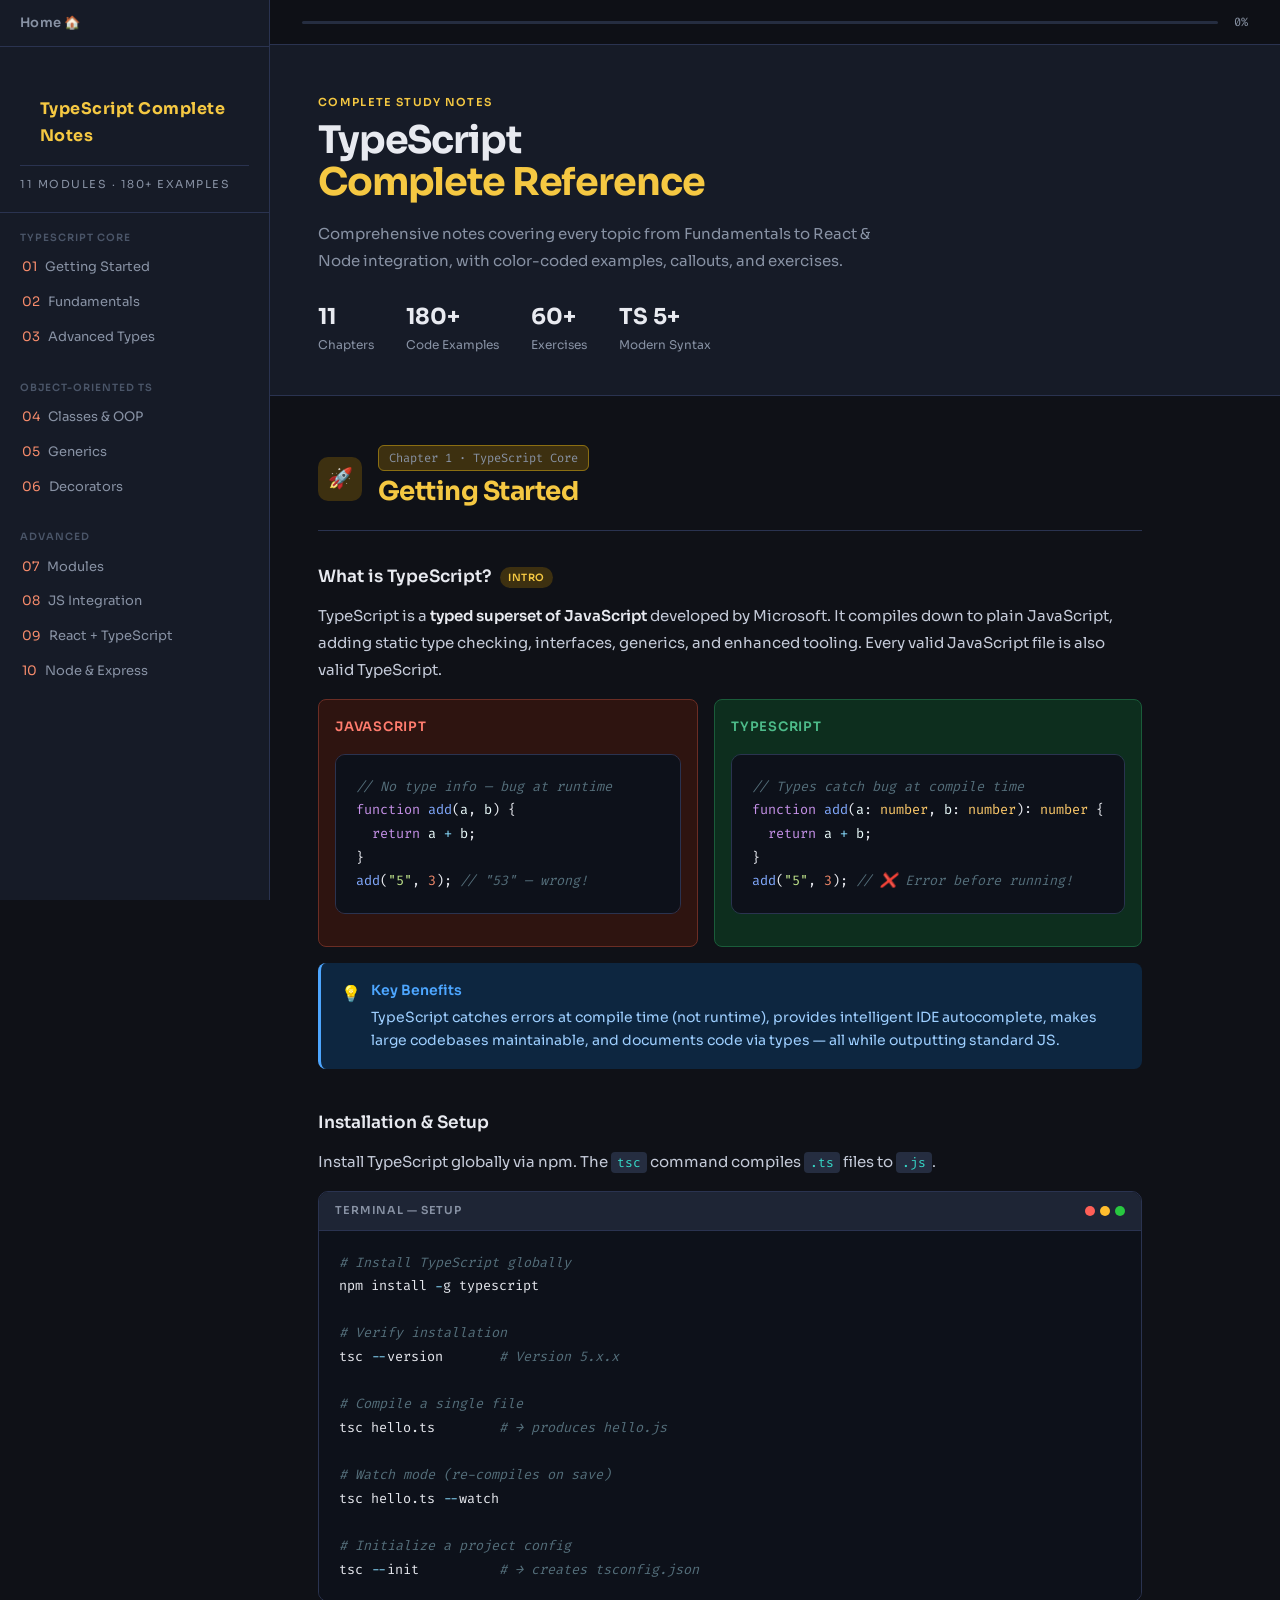
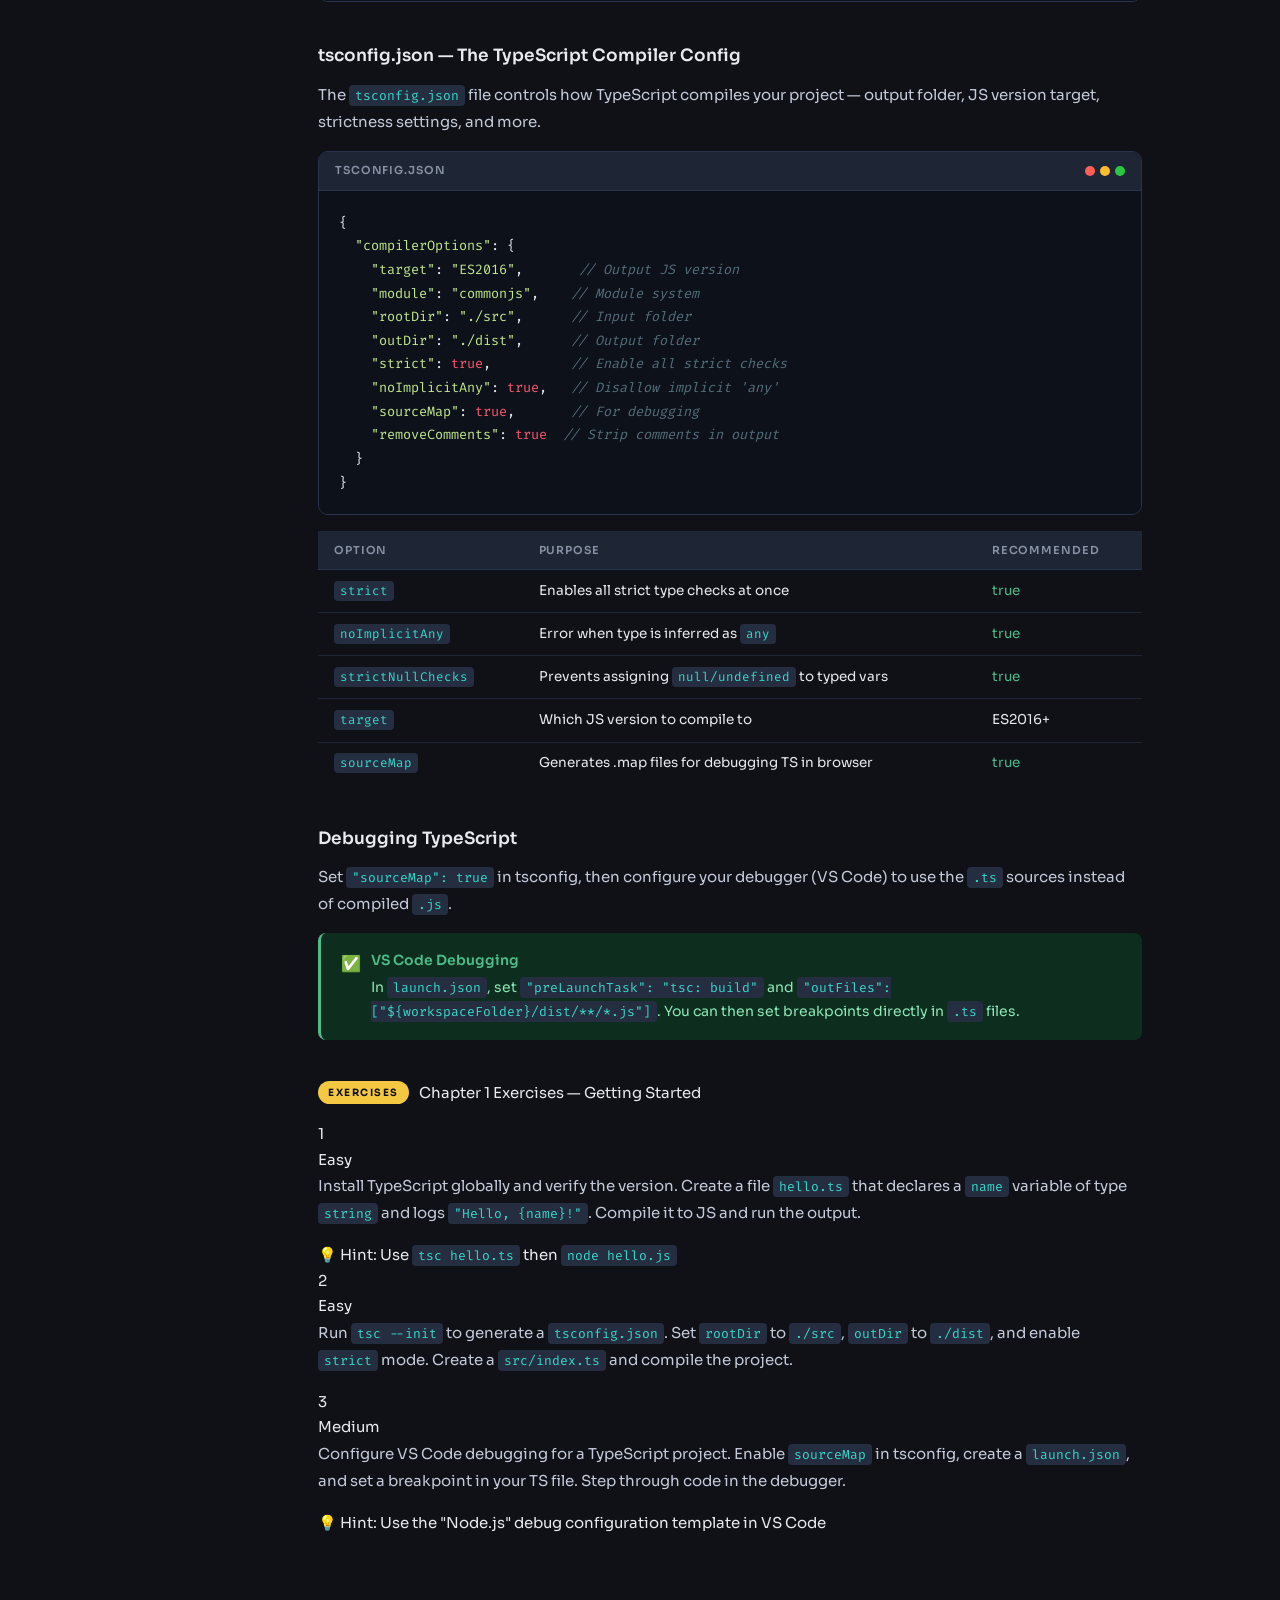
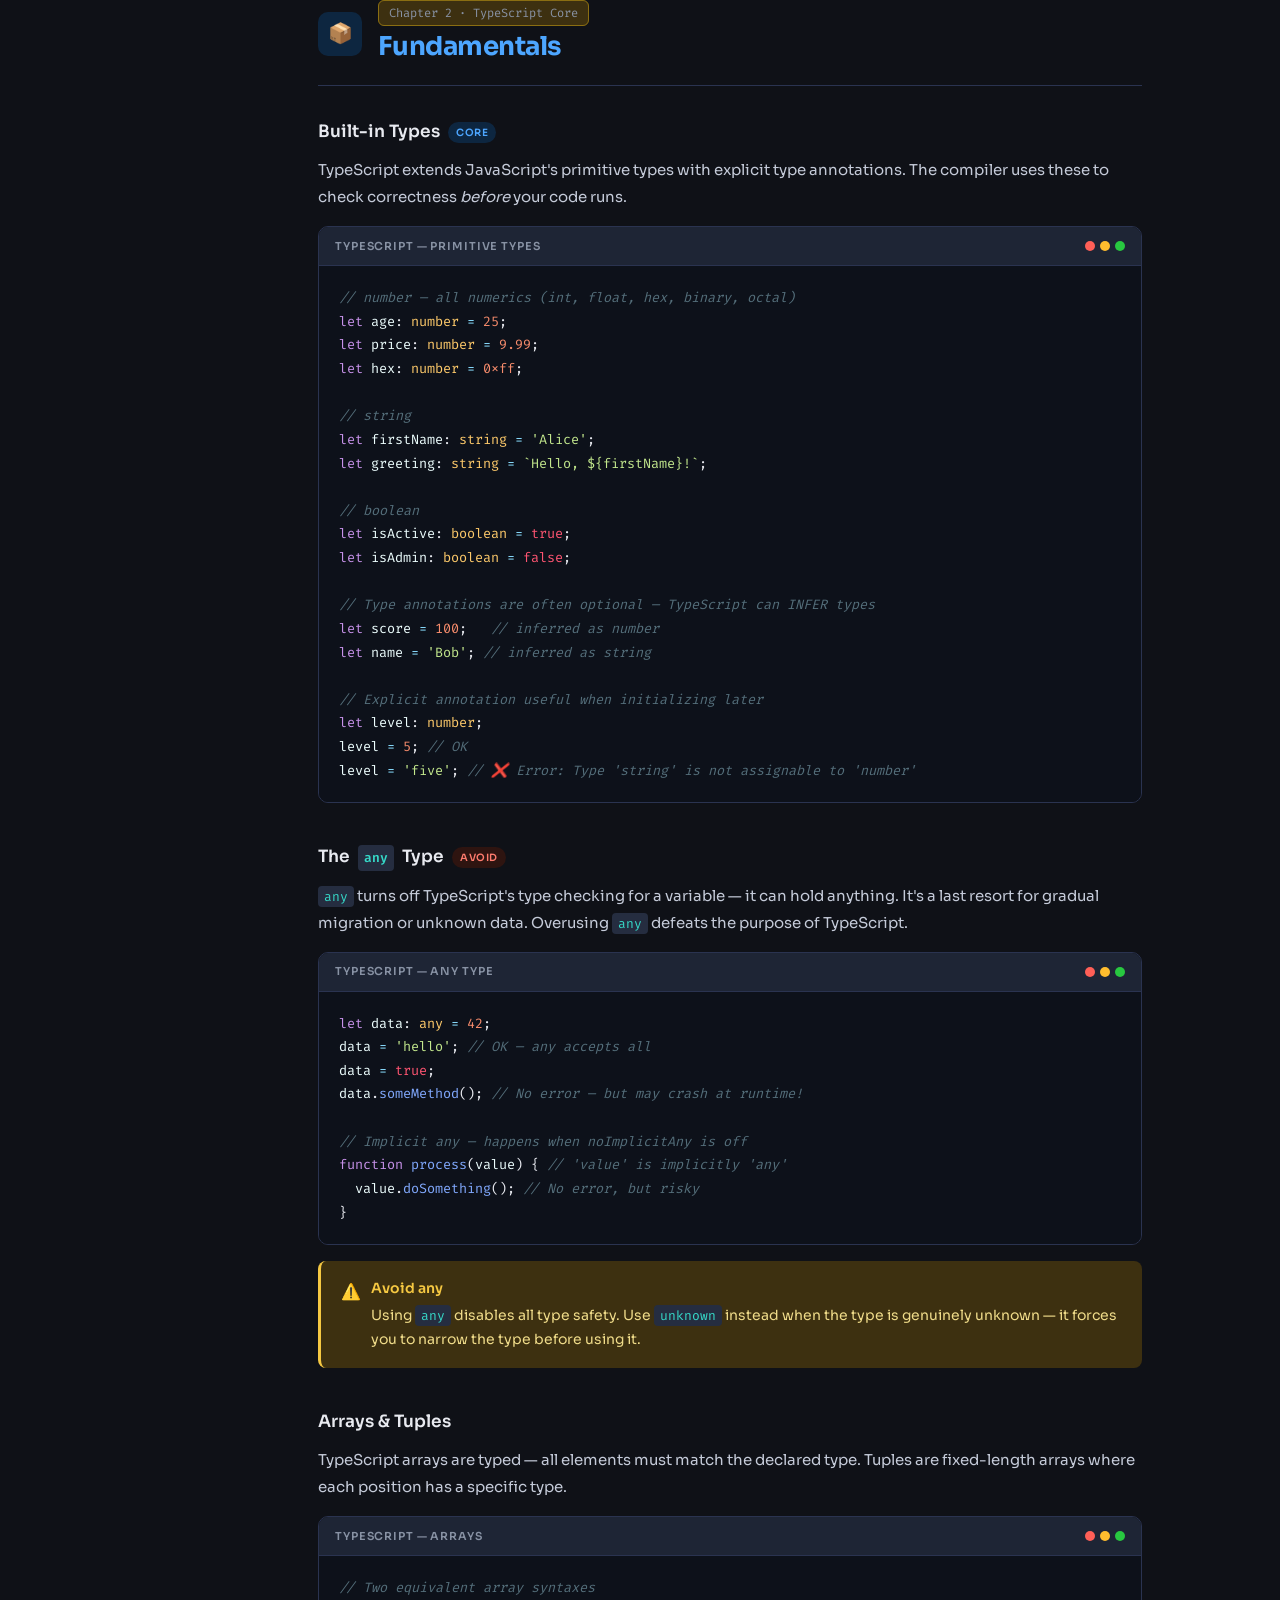
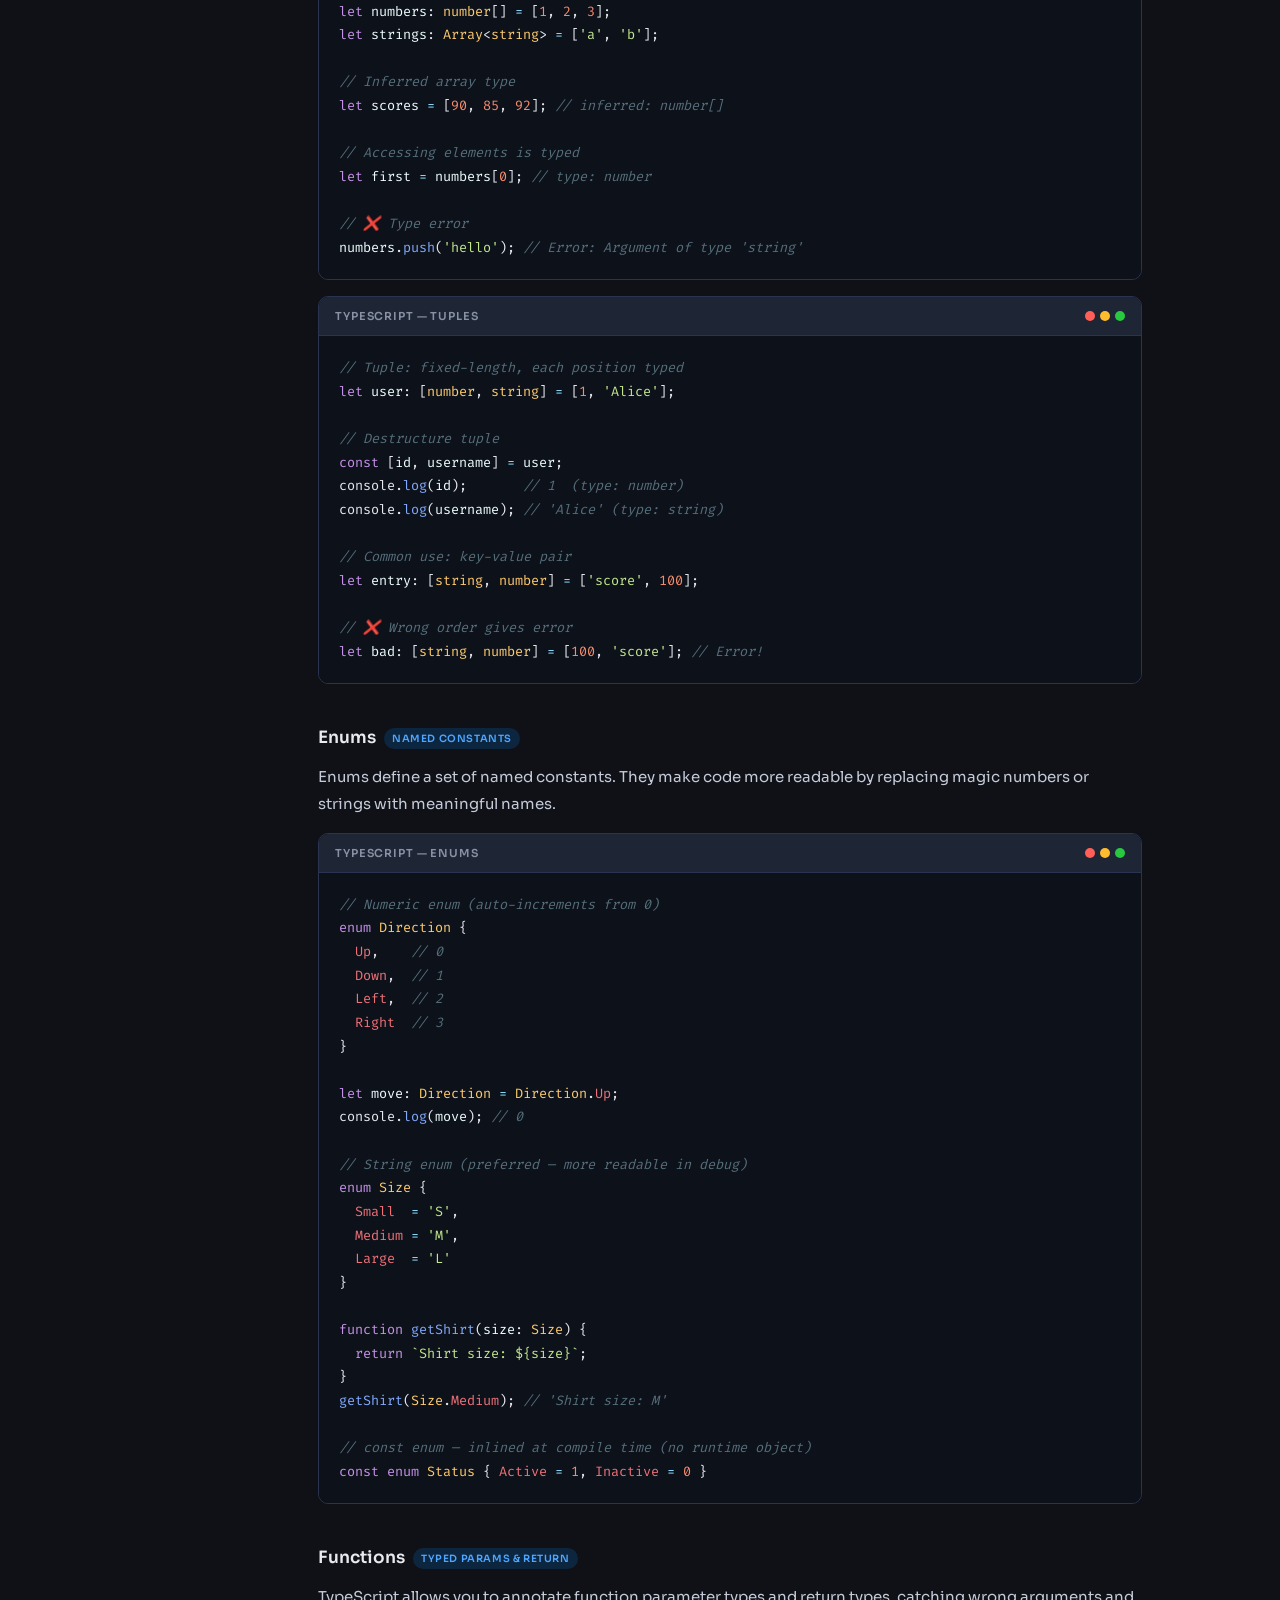
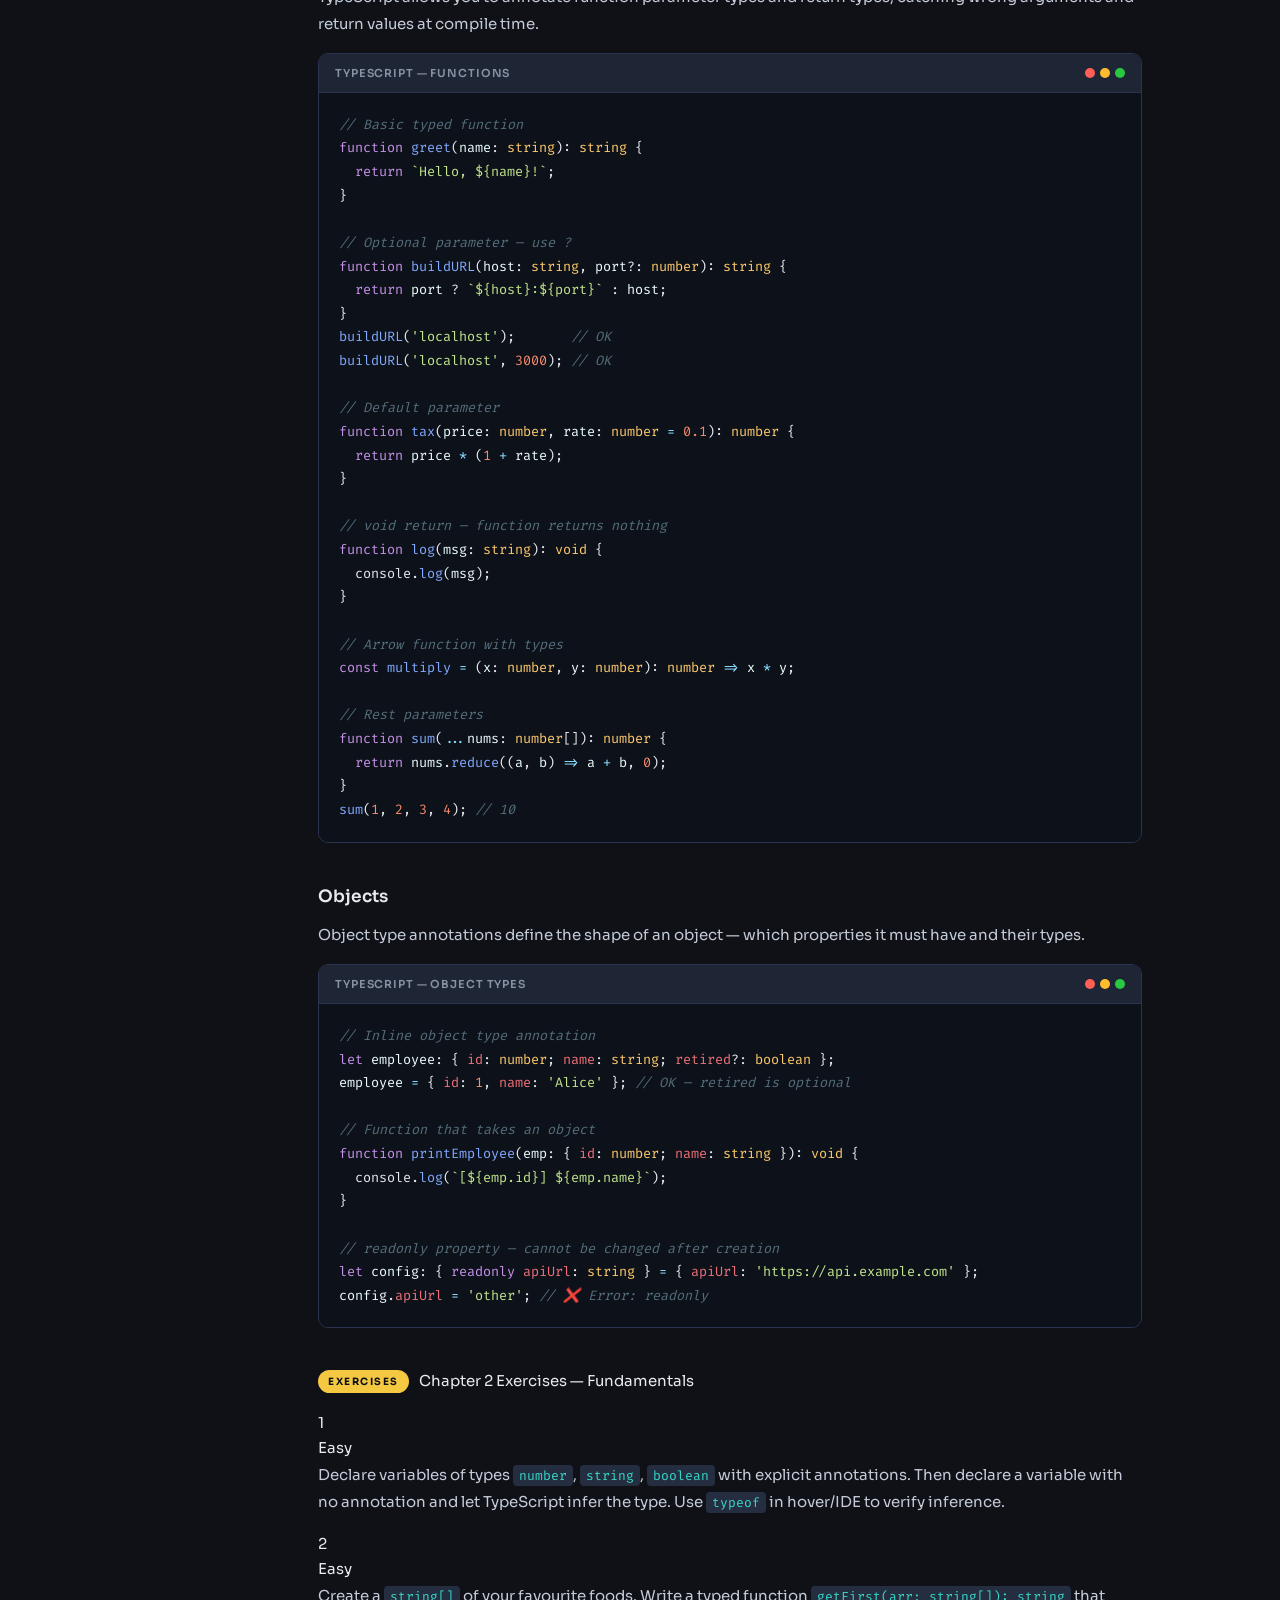
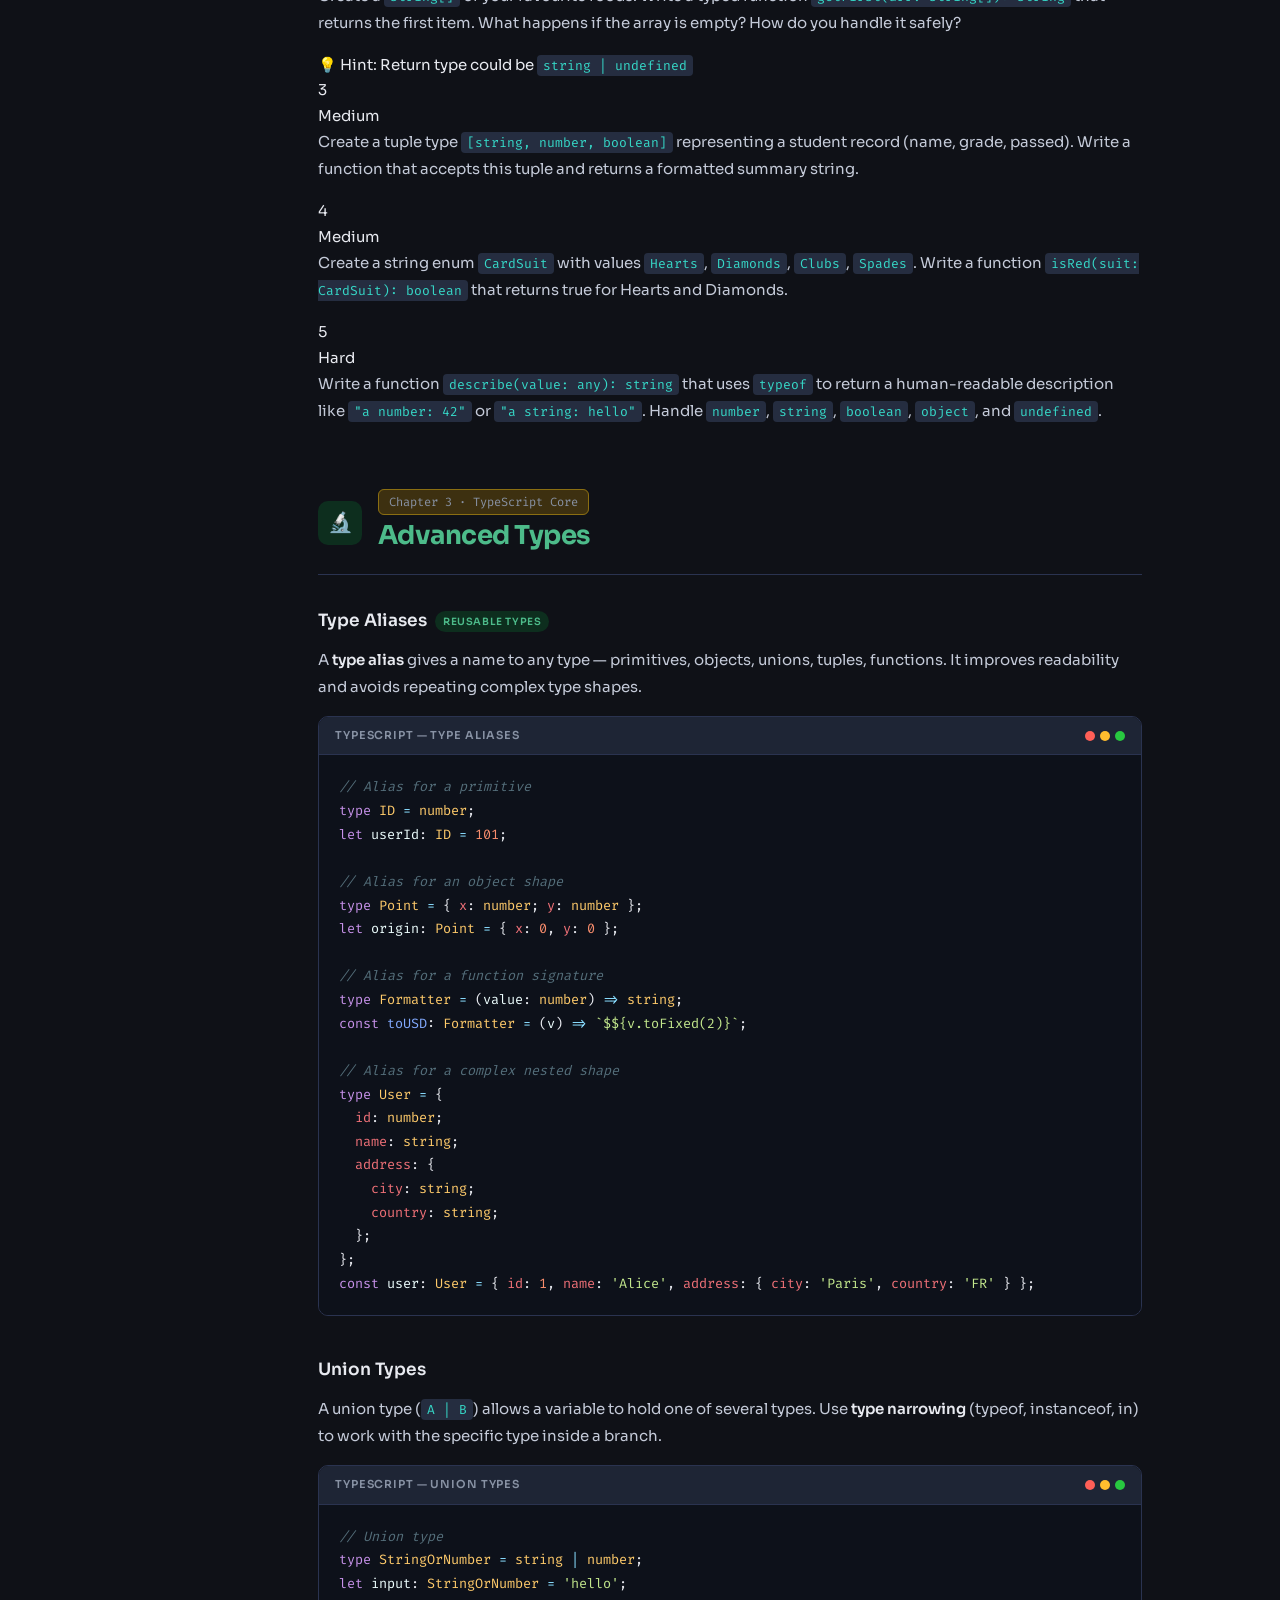
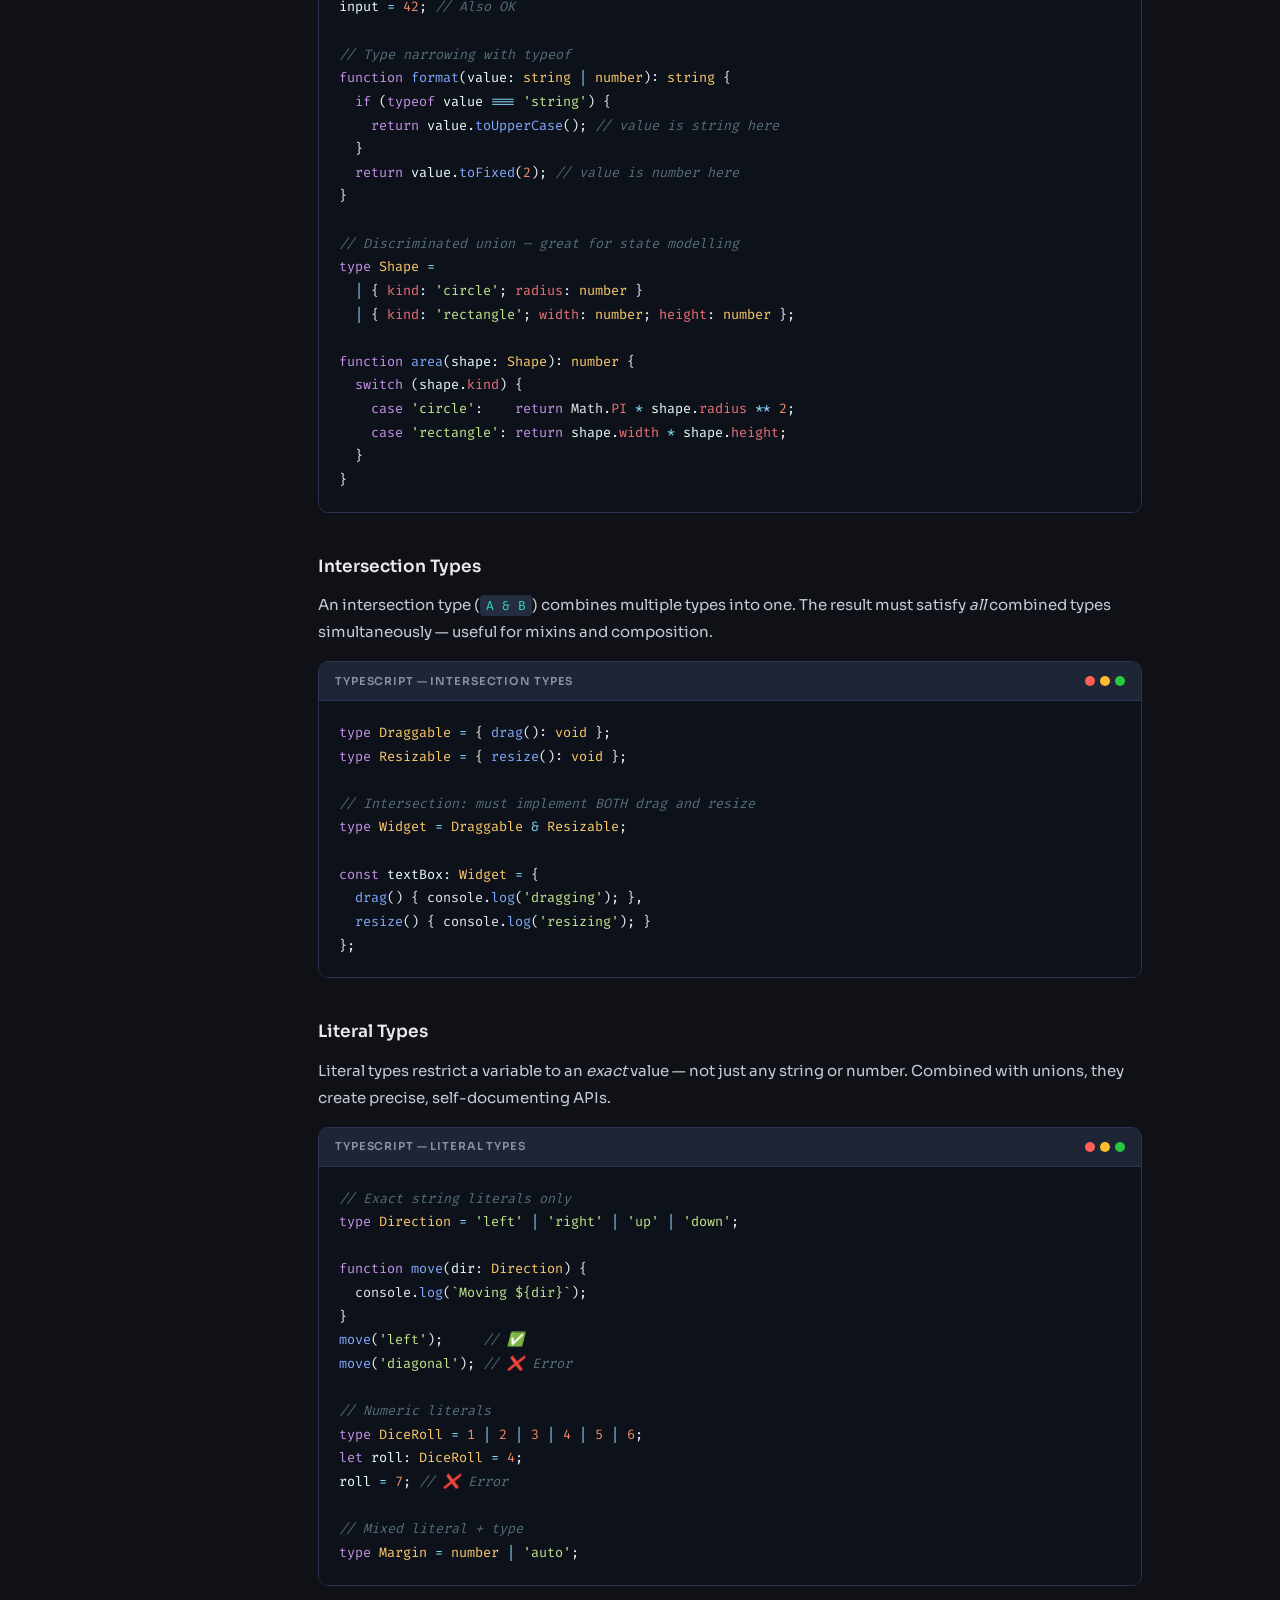
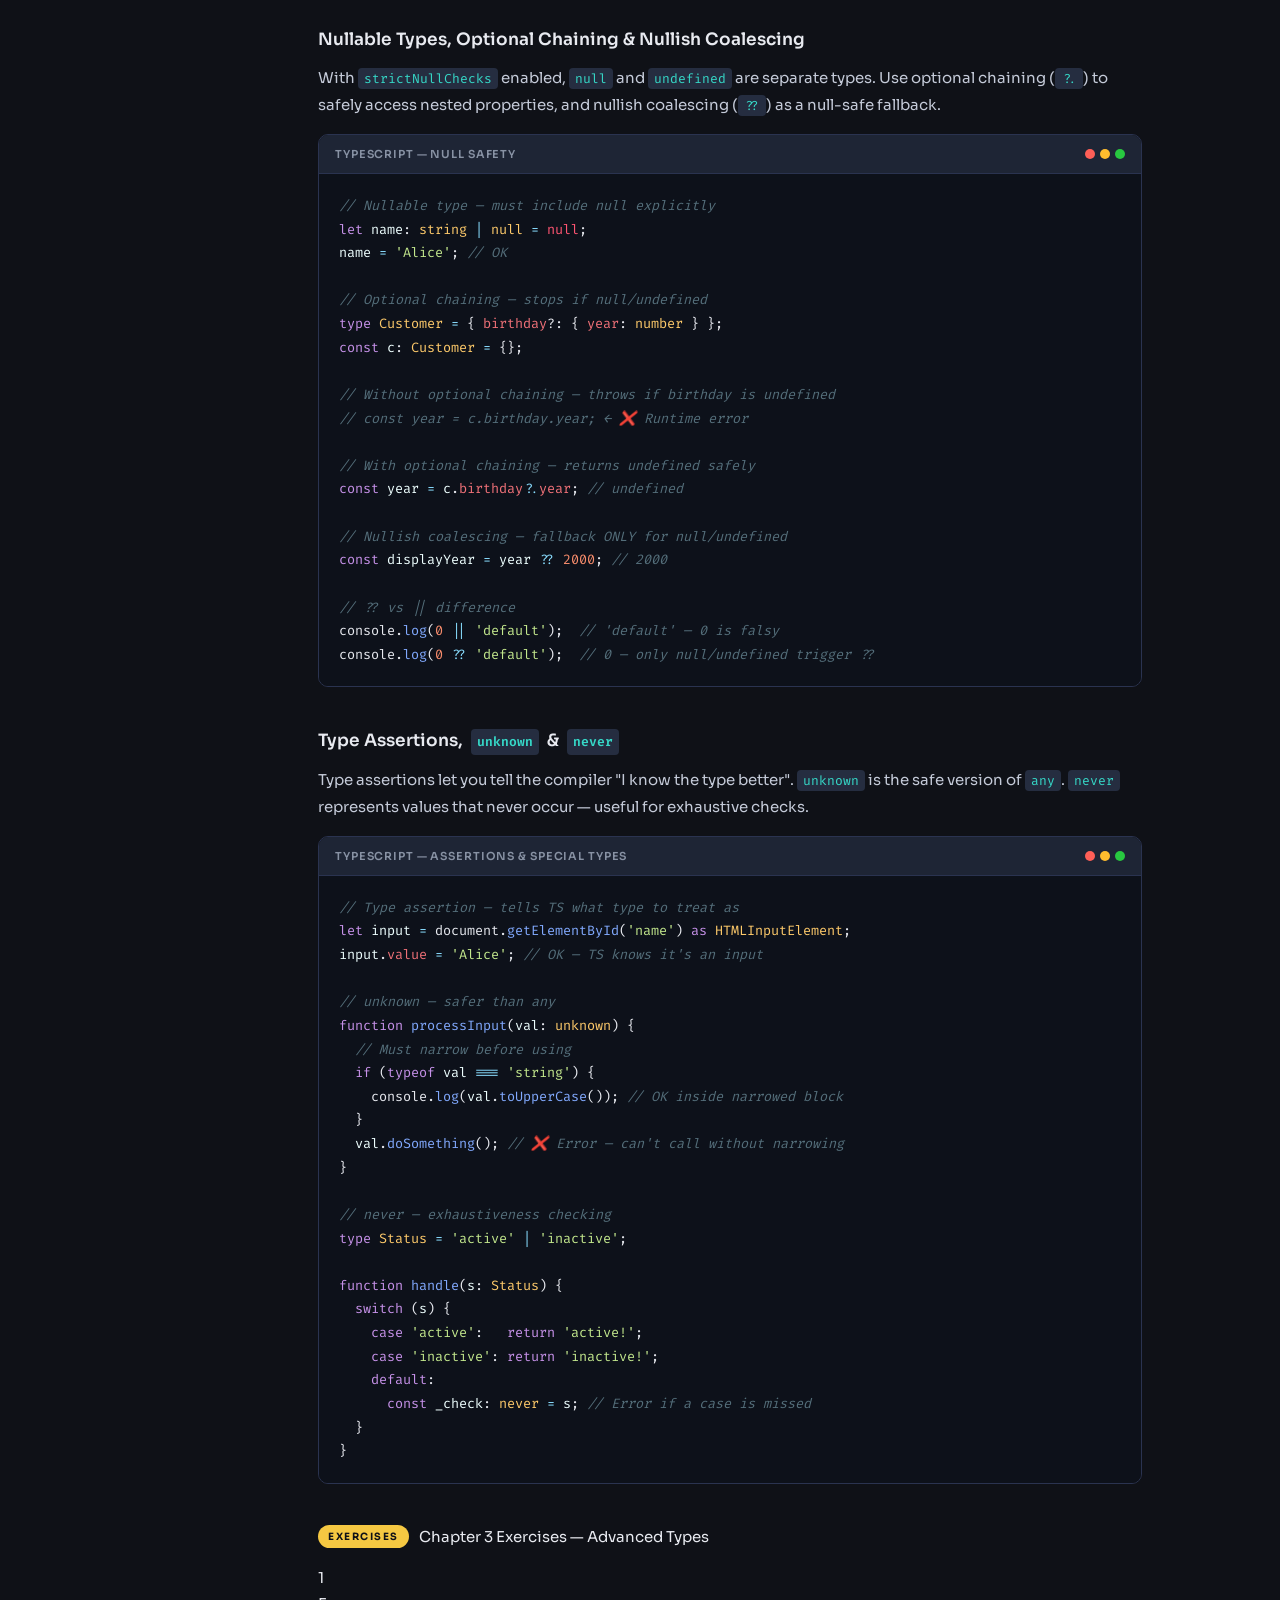
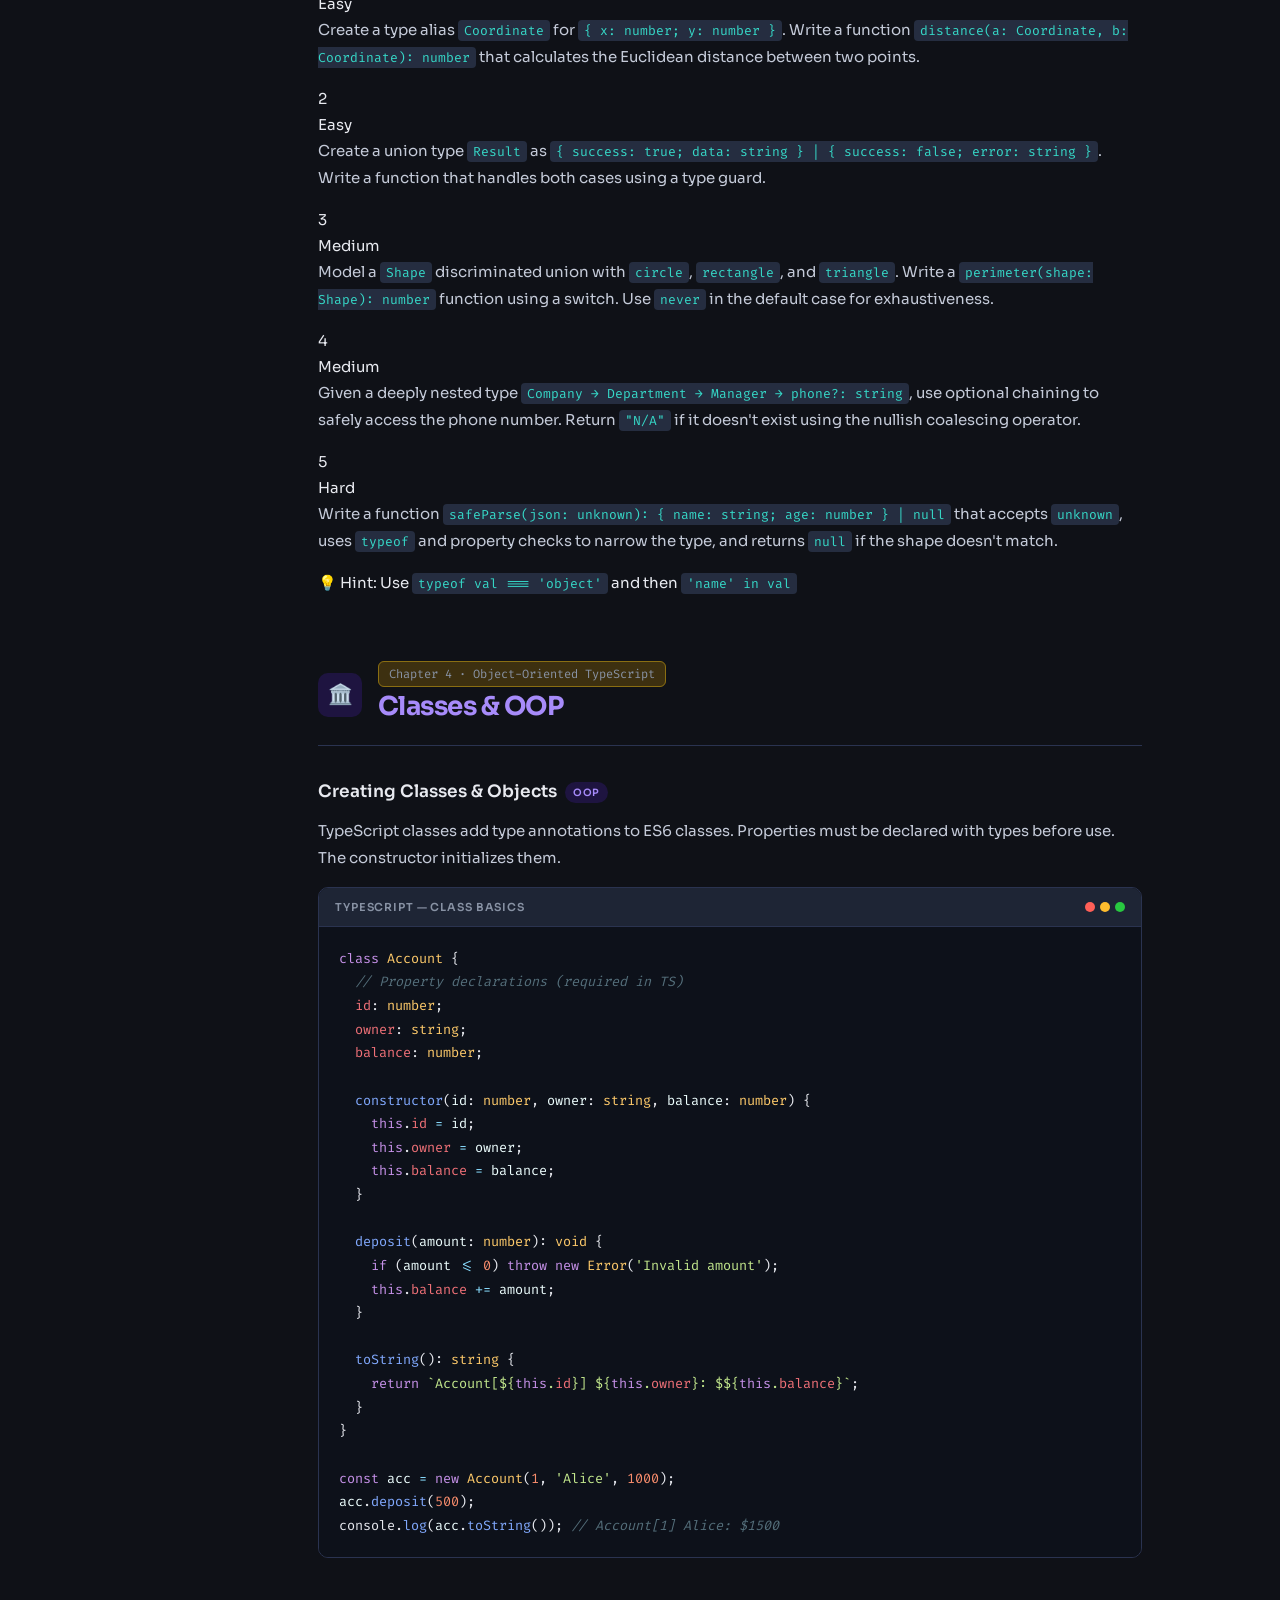
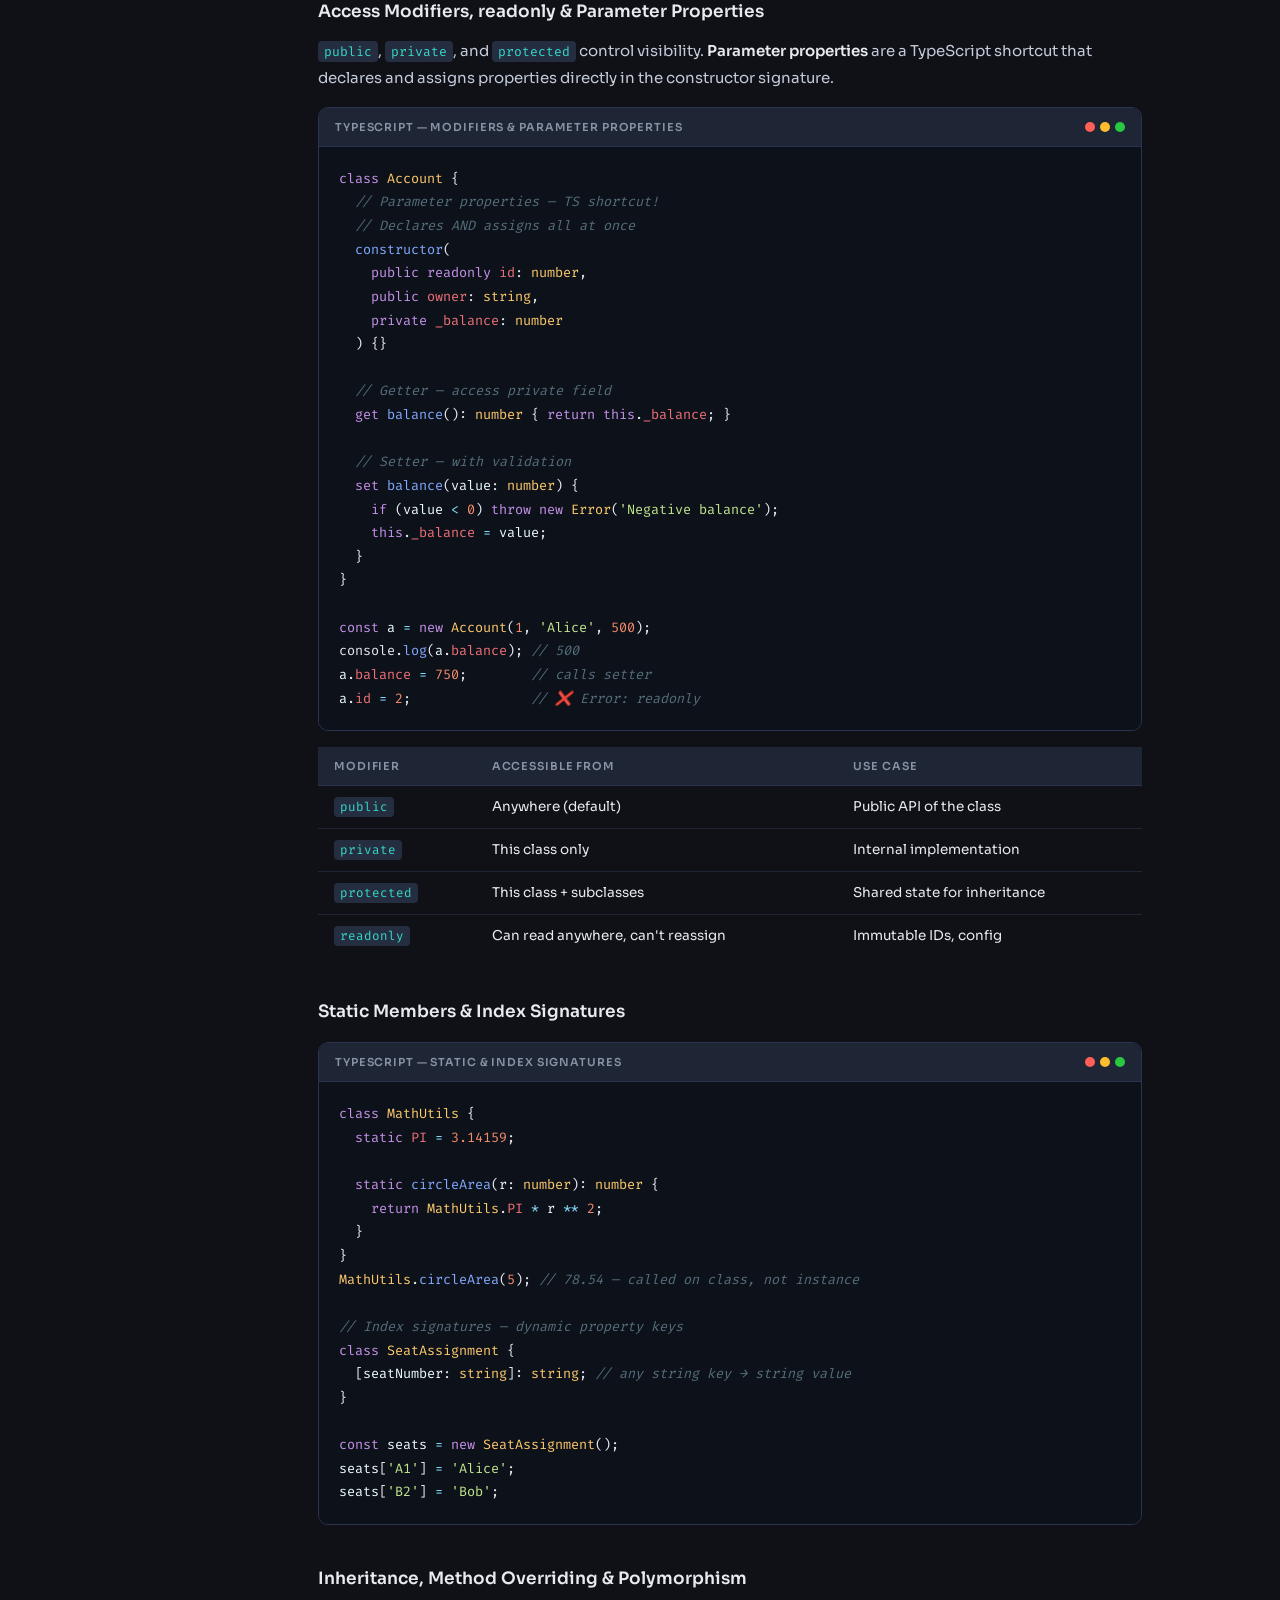
<file: Frontend/3.TS/TypeScript Notes.html>
<!DOCTYPE html>
<html lang="en">
<head>
<meta charset="UTF-8">
<meta name="viewport" content="width=device-width, initial-scale=1.0">
<title>TypeScript Complete Notes</title>
<link href="https://fonts.googleapis.com/css2?family=Fira+Code:wght@400;500&family=Sora:wght@400;500;600;700&family=Lora:ital,wght@0,400;1,400&display=swap" rel="stylesheet">
<style>

  :root {
    --bg: #0f1117;
    --bg2: #161b27;
    --bg3: #1e2535;
    --bg4: #252d40;
    --card: #1a2035;
    --border: #2a3350;
    --text: #e8eaf0;
    --muted: #8892a4;
    --dim: #4a5568;

    /* Topic colors */
    --c-yellow: #f5c842;
    --c-yellow-dim: #3d3010;
    --c-yellow-mid: #8a6e12;

    --c-blue: #4da6ff;
    --c-blue-dim: #0d2640;
    --c-blue-mid: #1a4a80;

    --c-green: #4dbb8a;
    --c-green-dim: #0d2e1e;
    --c-green-mid: #1a5c3a;

    --c-purple: #a78bfa;
    --c-purple-dim: #1e1440;
    --c-purple-mid: #3d2880;

    --c-coral: #ff7c6e;
    --c-coral-dim: #2e1410;
    --c-coral-mid: #6b2d24;

    --c-teal: #36d9c8;
    --c-teal-dim: #0a2826;
    --c-teal-mid: #155550;

    --c-pink: #f472b6;
    --c-pink-dim: #2d1025;
    --c-pink-mid: #6b2050;

    --c-orange: #fb923c;
    --c-orange-dim: #2d1a0a;
    --c-orange-mid: #6b3a10;
  }

  * { margin: 0; padding: 0; box-sizing: border-box; }

  body {
    background: var(--bg);
    color: var(--text);
    font-family: 'Sora', sans-serif;
    font-size: 15px;
    line-height: 1.7;
  }

  /* ===== SIDEBAR ===== */

    .home-btn {
  display: block;
  padding: 0.75rem 1.25rem;
  font-size: 13px;
  font-weight: 600;
  color: var(--muted);
  text-decoration: none;
  border-bottom: 1px solid var(--border);
  transition: color 0.15s;
  letter-spacing: 0.02em;
}

.home-btn:hover {
  color: var(--c-yellow);
}
  .sidebar {
    position: fixed;
    left: 0; top: 0; bottom: 0;
    width: 260px;
    background: var(--bg2);
    border-right: 1px solid var(--border);
    overflow-y: auto;
    z-index: 100;
    padding: 0 0 2rem;
  }

  .sidebar-logo {
    padding: 1.5rem 1.25rem 1rem;
    border-bottom: 1px solid var(--border);
    margin-bottom: 0.75rem;
  }

  .sidebar-logo h1 {
    font-size: 16px;
    font-weight: 700;
    color: var(--c-yellow);
    letter-spacing: 0.03em;
  }

  .sidebar-logo p {
    font-size: 11px;
    color: var(--muted);
    margin-top: 3px;
  }

  .nav-section {
    padding: 0.5rem 0;
  }

  .nav-section-title {
    font-size: 10px;
    font-weight: 600;
    text-transform: uppercase;
    letter-spacing: 0.1em;
    color: var(--dim);
    padding: 0.5rem 1.25rem 0.25rem;
  }

  .nav-item {
    display: flex;
    align-items: center;
    gap: 8px;
    padding: 0.4rem 1.25rem;
    font-size: 13px;
    color: var(--muted);
    cursor: pointer;
    border-left: 2px solid transparent;
    transition: all 0.15s;
    text-decoration: none;
  }

  .nav-item:hover { color: var(--text); background: var(--bg3); }
  .nav-item.active { color: var(--c-yellow); border-left-color: var(--c-yellow); background: var(--c-yellow-dim); }

  .nav-dot {
    width: 7px; height: 7px;
    border-radius: 50%;
    flex-shrink: 0;
  }

  /* ===== MAIN ===== */
  .main {
    margin-left: 260px;
    min-height: 100vh;
  }

  .top-bar {
    position: sticky;
    top: 0;
    background: rgba(15,17,23,0.95);
    backdrop-filter: blur(8px);
    border-bottom: 1px solid var(--border);
    padding: 0.75rem 2rem;
    display: flex;
    align-items: center;
    gap: 1rem;
    z-index: 50;
  }

  .breadcrumb {
    font-size: 12px;
    color: var(--muted);
    display: flex;
    align-items: center;
    gap: 6px;
  }

  .breadcrumb span { color: var(--text); }

  .progress-bar {
    flex: 1;
    height: 3px;
    background: var(--bg4);
    border-radius: 2px;
    overflow: hidden;
  }

  .progress-fill {
    height: 100%;
    background: linear-gradient(90deg, var(--c-yellow), var(--c-orange));
    border-radius: 2px;
    width: 0%;
    transition: width 0.3s;
  }

  /* ===== CONTENT ===== */
  .content {
    padding: 3rem 3rem 5rem;
    max-width: 920px;
  }

  /* ===== SECTION HEADER ===== */
  .section-header {
    display: flex;
    align-items: center;
    gap: 1rem;
    margin-bottom: 2rem;
    padding-bottom: 1rem;
    border-bottom: 1px solid var(--border);
  }

  .section-icon {
    width: 44px; height: 44px;
    border-radius: 10px;
    display: flex; align-items: center; justify-content: center;
    font-size: 20px;
    flex-shrink: 0;
  }

  .section-header h2 {
    font-size: 26px;
    font-weight: 700;
    letter-spacing: -0.02em;
  }

  .section-header .section-num {
    font-size: 12px;
    color: var(--muted);
    margin-top: 2px;
  }

  /* ===== TOPIC CARD ===== */
  .topic {
    margin-bottom: 2.5rem;
  }

  .topic-title {
    font-size: 17px;
    font-weight: 600;
    margin-bottom: 0.6rem;
    display: flex;
    align-items: center;
    gap: 8px;
  }

  .topic-title .tag {
    font-size: 10px;
    font-weight: 600;
    padding: 2px 8px;
    border-radius: 20px;
    text-transform: uppercase;
    letter-spacing: 0.06em;
  }

  .topic p {
    color: #c4cad8;
    margin-bottom: 1rem;
    line-height: 1.8;
  }

  /* ===== CODE BLOCKS ===== */
  .code-block {
    border-radius: 10px;
    overflow: hidden;
    margin: 1rem 0;
    border: 1px solid var(--border);
  }

  .code-header {
    display: flex;
    align-items: center;
    justify-content: space-between;
    padding: 0.6rem 1rem;
    background: var(--bg3);
    border-bottom: 1px solid var(--border);
  }

  .code-header .lang {
    font-size: 11px;
    font-weight: 600;
    text-transform: uppercase;
    letter-spacing: 0.08em;
    color: var(--muted);
  }

  .code-header .dots {
    display: flex; gap: 5px;
  }

  .code-header .dots span {
    width: 10px; height: 10px; border-radius: 50%;
  }

  .dot-r { background: #ff5f57; }
  .dot-y { background: #ffbd2e; }
  .dot-g { background: #28c840; }

  pre {
    background: #0d111a;
    padding: 1.25rem 1.25rem;
    overflow-x: auto;
    font-family: 'Fira Code', monospace;
    font-size: 13.5px;
    line-height: 1.75;
  }

  /* Syntax highlighting */
  .kw { color: #c792ea; }         /* keywords: let, const, function */
  .fn { color: #82aaff; }         /* function names */
  .str { color: #c3e88d; }        /* strings */
  .num { color: #f78c6c; }        /* numbers */
  .cmt { color: #546e7a; font-style: italic; } /* comments */
  .var { color: #eeffff; }        /* variables */
  .op { color: #89ddff; }         /* operators */
  .cls { color: #ffcb6b; }        /* class names */
  .prop { color: #f07178; }       /* properties */
  .bool { color: #ff5572; }       /* booleans */
  .type { color: #ffcb6b; }       /* types */

  /* ===== CALLOUTS ===== */
  .callout {
    border-radius: 8px;
    padding: 1rem 1.25rem;
    margin: 1rem 0;
    border-left: 3px solid;
    display: flex;
    gap: 10px;
  }

  .callout-icon { font-size: 16px; flex-shrink: 0; margin-top: 1px; }
  .callout-body { flex: 1; font-size: 14px; line-height: 1.7; }
  .callout-body strong { font-weight: 600; display: block; margin-bottom: 3px; }

  .callout-note { background: var(--c-blue-dim); border-color: var(--c-blue); }
  .callout-note .callout-icon::after { content: "💡"; }
  .callout-note .callout-body { color: #9ecfff; }
  .callout-note .callout-body strong { color: var(--c-blue); }

  .callout-warn { background: var(--c-yellow-dim); border-color: var(--c-yellow); }
  .callout-warn .callout-icon::after { content: "⚠️"; }
  .callout-warn .callout-body { color: #f0dc8a; }
  .callout-warn .callout-body strong { color: var(--c-yellow); }

  .callout-tip { background: var(--c-green-dim); border-color: var(--c-green); }
  .callout-tip .callout-icon::after { content: "✅"; }
  .callout-tip .callout-body { color: #8de8b8; }
  .callout-tip .callout-body strong { color: var(--c-green); }

  .callout-danger { background: var(--c-coral-dim); border-color: var(--c-coral); }
  .callout-danger .callout-icon::after { content: "🚫"; }
  .callout-danger .callout-body { color: #ffaa9e; }
  .callout-danger .callout-body strong { color: var(--c-coral); }

  /* ===== COMPARISON TABLE ===== */
  .compare-grid {
    display: grid;
    grid-template-columns: 1fr 1fr;
    gap: 1rem;
    margin: 1rem 0;
  }

  .compare-card {
    border-radius: 8px;
    padding: 1rem;
    border: 1px solid;
  }

  .compare-card h4 {
    font-size: 13px;
    font-weight: 600;
    margin-bottom: 0.75rem;
    text-transform: uppercase;
    letter-spacing: 0.06em;
  }

  /* ===== REFERENCE TABLE ===== */
  .ref-table {
    width: 100%;
    border-collapse: collapse;
    font-size: 13.5px;
    margin: 1rem 0;
  }

  .ref-table th {
    text-align: left;
    padding: 0.6rem 1rem;
    font-size: 11px;
    font-weight: 600;
    text-transform: uppercase;
    letter-spacing: 0.08em;
    color: var(--muted);
    background: var(--bg3);
    border-bottom: 1px solid var(--border);
  }

  .ref-table td {
    padding: 0.6rem 1rem;
    border-bottom: 1px solid var(--bg3);
    vertical-align: top;
  }

  .ref-table tr:last-child td { border-bottom: none; }
  .ref-table tr:hover td { background: var(--bg2); }

  .ref-table code {
    font-family: 'Fira Code', monospace;
    font-size: 12.5px;
    background: var(--bg4);
    padding: 2px 6px;
    border-radius: 4px;
    color: var(--c-teal);
  }

  /* ===== INLINE HIGHLIGHT ===== */
  code {
    font-family: 'Fira Code', monospace;
    font-size: 13px;
    background: var(--bg4);
    padding: 2px 6px;
    border-radius: 4px;
    color: var(--c-teal);
  }

  /* ===== EXAMPLE LABEL ===== */
  .ex-label {
    font-size: 11px;
    font-weight: 600;
    text-transform: uppercase;
    letter-spacing: 0.1em;
    padding: 3px 10px;
    border-radius: 4px;
    display: inline-block;
    margin-bottom: 0.5rem;
  }

  /* ===== PILL BADGES ===== */
  .pill {
    display: inline-block;
    font-size: 11px;
    font-weight: 600;
    padding: 2px 10px;
    border-radius: 20px;
    text-transform: uppercase;
    letter-spacing: 0.05em;
  }

  /* ===== CHAPTER DIVIDER ===== */
  .chapter {
    margin-top: 4rem;
    scroll-margin-top: 5rem;
  }

  .chapter:first-child { margin-top: 0; }

  /* ===== OUTPUT BOX ===== */
  .output-box {
    background: var(--bg);
    border: 1px dashed var(--dim);
    border-radius: 8px;
    padding: 0.75rem 1rem;
    font-family: 'Fira Code', monospace;
    font-size: 13px;
    color: var(--c-green);
    margin-top: -1px;
  }

  .output-label {
    font-size: 10px;
    color: var(--dim);
    text-transform: uppercase;
    letter-spacing: 0.08em;
    margin-bottom: 4px;
  }

  /* ===== HERO ===== */
  .hero {
    background: var(--bg2);
    border-bottom: 1px solid var(--border);
    padding: 3rem 3rem 2.5rem;
  }

  .hero-eyebrow {
    font-size: 11px;
    font-weight: 600;
    color: var(--c-yellow);
    text-transform: uppercase;
    letter-spacing: 0.12em;
    margin-bottom: 0.5rem;
  }

  .hero h1 {
    font-size: 38px;
    font-weight: 700;
    letter-spacing: -0.03em;
    line-height: 1.1;
    margin-bottom: 1rem;
  }

  .hero h1 span { color: var(--c-yellow); }

  .hero p {
    color: var(--muted);
    font-size: 15px;
    max-width: 560px;
    margin-bottom: 1.5rem;
  }

  .hero-stats {
    display: flex;
    gap: 2rem;
    flex-wrap: wrap;
  }

  .hero-stat {
    display: flex;
    flex-direction: column;
  }

  .hero-stat .val {
    font-size: 22px;
    font-weight: 700;
    color: var(--text);
  }

  .hero-stat .lbl {
    font-size: 12px;
    color: var(--muted);
  }

  /* Color theming per section */
  .theme-yellow .section-icon { background: var(--c-yellow-dim); color: var(--c-yellow); }
  .theme-yellow .section-header h2 { color: var(--c-yellow); }

  .theme-blue .section-icon { background: var(--c-blue-dim); color: var(--c-blue); }
  .theme-blue .section-header h2 { color: var(--c-blue); }

  .theme-green .section-icon { background: var(--c-green-dim); color: var(--c-green); }
  .theme-green .section-header h2 { color: var(--c-green); }

  .theme-purple .section-icon { background: var(--c-purple-dim); color: var(--c-purple); }
  .theme-purple .section-header h2 { color: var(--c-purple); }

  .theme-coral .section-icon { background: var(--c-coral-dim); color: var(--c-coral); }
  .theme-coral .section-header h2 { color: var(--c-coral); }

  .theme-teal .section-icon { background: var(--c-teal-dim); color: var(--c-teal); }
  .theme-teal .section-header h2 { color: var(--c-teal); }

  .theme-pink .section-icon { background: var(--c-pink-dim); color: var(--c-pink); }
  .theme-pink .section-header h2 { color: var(--c-pink); }

  .theme-orange .section-icon { background: var(--c-orange-dim); color: var(--c-orange); }
  .theme-orange .section-header h2 { color: var(--c-orange); }

  .nav-y { background: var(--c-yellow); }
  .nav-b { background: var(--c-blue); }
  .nav-g { background: var(--c-green); }
  .nav-p { background: var(--c-purple); }
  .nav-r { background: var(--c-coral); }
  .nav-t { background: var(--c-teal); }
  .nav-k { background: var(--c-pink); }
  .nav-o { background: var(--c-orange); }

  /* Subtle separator */
  .sep { height: 1px; background: var(--border); margin: 2rem 0; }

  /* Multi-example grid */
  .example-row { display: grid; grid-template-columns: 1fr 1fr; gap: 1rem; margin: 1rem 0; }
  @media (max-width: 700px) { .example-row { grid-template-columns: 1fr; } }

  .scrollbar-thin::-webkit-scrollbar { width: 5px; }
  .scrollbar-thin::-webkit-scrollbar-track { background: transparent; }
  .scrollbar-thin::-webkit-scrollbar-thumb { background: var(--border); border-radius: 3px; }

  /* ===== REACT-TS SPECIFIC ===== */

  /* Sidebar structure override (react-ts uses #sidebar not .sidebar) */
  #sidebar {
    position: fixed;
    top: 0; left: 0;
    width: 270px;
    height: 100vh;
    background: var(--bg2);
    border-right: 1px solid var(--border);
    overflow-y: auto;
    z-index: 100;
    padding-bottom: 40px;
  }
  #sidebar::-webkit-scrollbar { width: 5px; }
  #sidebar::-webkit-scrollbar-thumb { background: var(--border); border-radius: 3px; }

  .sidebar-header {
    padding: 1.5rem 1.25rem 1rem;
    border-bottom: 1px solid var(--border);
    position: sticky; top: 0;
    background: var(--bg2);
    z-index: 1;
  }
  .sidebar-logo { font-size: 16px; font-weight: 700; color: var(--c-yellow); letter-spacing: 0.03em; display: block; margin-bottom: 4px; }
  .sidebar-sub { font-size: 11px; color: var(--muted); text-transform: uppercase; letter-spacing: 1.5px; }

  #main { margin-left: 270px; min-height: 100vh; }

  .progress-text { font-size: 12px; color: var(--muted); font-family: 'Fira Code', monospace; white-space: nowrap; }

  /* ===== SECTIONS ===== */
  .section { margin-bottom: 4rem; scroll-margin-top: 5rem; }

  .section-num {
    font-family: 'Fira Code', monospace;
    font-size: 12px;
    color: var(--c-yellow);
    background: var(--c-yellow-dim);
    border: 1px solid var(--c-yellow-mid);
    padding: 4px 10px;
    border-radius: 6px;
    white-space: nowrap;
  }
  .section h2 { font-size: 26px; font-weight: 700; letter-spacing: -0.02em; color: var(--c-yellow); }

  .subsection { margin-bottom: 2.5rem; }
  .subsection h3 {
    font-size: 17px;
    font-weight: 600;
    color: var(--text);
    margin-bottom: 0.75rem;
    display: flex;
    align-items: center;
    gap: 10px;
  }
  .subsection h3::before {
    content: '';
    display: block;
    width: 4px; height: 18px;
    background: var(--c-orange);
    border-radius: 2px;
    flex-shrink: 0;
  }
  .subsection h4 { font-size: 13px; font-weight: 600; color: var(--c-teal); margin: 1rem 0 0.5rem; text-transform: uppercase; letter-spacing: 0.08em; }

  p { color: #c4cad8; margin-bottom: 1rem; line-height: 1.8; }
  p strong { color: var(--text); font-weight: 600; }

  /* ===== CONCEPT GRID ===== */
  .concept-grid { display: grid; grid-template-columns: repeat(2, 1fr); gap: 14px; margin: 1rem 0; }
  .concept-card { background: var(--bg3); border: 1px solid var(--border); border-radius: 10px; padding: 1rem; }
  .concept-card-title { font-family: 'Fira Code', monospace; font-size: 13px; color: var(--c-yellow); font-weight: 600; margin-bottom: 8px; }
  .concept-card p { font-size: 13px; margin-bottom: 0; color: var(--muted); }

  /* ===== FEATURE LIST ===== */
  .feature-list { list-style: none; padding: 0; margin: 0.75rem 0; }
  .feature-list li { color: #c4cad8; padding: 4px 0 4px 20px; position: relative; font-size: 14px; }
  .feature-list li::before { content: '▸'; position: absolute; left: 0; color: var(--c-yellow); font-size: 11px; top: 6px; }

  /* ===== COMPARE TABLE ===== */
  .compare-table { width: 100%; border-collapse: collapse; margin: 1rem 0; font-size: 13.5px; }
  .compare-table th { background: var(--bg3); color: var(--muted); font-weight: 600; padding: 0.6rem 1rem; text-align: left; border-bottom: 1px solid var(--border); font-size: 11px; text-transform: uppercase; letter-spacing: 0.08em; }
  .compare-table td { padding: 0.6rem 1rem; border-bottom: 1px solid var(--bg3); color: #c4cad8; vertical-align: top; }
  .compare-table tr:last-child td { border-bottom: none; }
  .compare-table tr:hover td { background: var(--bg2); }
  .compare-table code { font-family: 'Fira Code', monospace; font-size: 12.5px; background: var(--bg4); padding: 2px 6px; border-radius: 4px; color: var(--c-teal); }

  /* ===== HERO ===== */
  .hero-badge { display: none; } /* replaced by hero-eyebrow */
  .hero-tags { display: flex; flex-wrap: wrap; gap: 8px; margin-top: 1.5rem; }
  .tag-blue   { background: var(--c-blue-dim);   color: var(--c-blue);   border: 1px solid var(--c-blue-mid);   font-size: 12px; padding: 3px 10px; border-radius: 99px; font-family: 'Fira Code', monospace; }
  .tag-purple { background: var(--c-purple-dim); color: var(--c-purple); border: 1px solid var(--c-purple-mid); font-size: 12px; padding: 3px 10px; border-radius: 99px; font-family: 'Fira Code', monospace; }
  .tag-green  { background: var(--c-green-dim);  color: var(--c-green);  border: 1px solid var(--c-green-mid);  font-size: 12px; padding: 3px 10px; border-radius: 99px; font-family: 'Fira Code', monospace; }
  .tag-orange { background: var(--c-orange-dim); color: var(--c-orange); border: 1px solid var(--c-orange-mid); font-size: 12px; padding: 3px 10px; border-radius: 99px; font-family: 'Fira Code', monospace; }

  /* ===== CALLOUTS (react-ts uses callout-info/err not note/danger) ===== */
  .callout-icon { font-size: 16px; flex-shrink: 0; margin-top: 1px; }
  .callout-title { font-size: 13px; font-weight: 600; display: block; margin-bottom: 3px; }
  .callout-body p { margin-bottom: 0; font-size: 13.5px; }

  .callout-info { background: var(--c-blue-dim); border-left: 3px solid var(--c-blue); border-radius: 8px; }
  .callout-info .callout-title { color: var(--c-blue); }
  .callout-info .callout-body { color: #9ecfff; }

  .callout-tip { background: var(--c-green-dim); border-left: 3px solid var(--c-green); border-radius: 8px; }
  .callout-tip .callout-title { color: var(--c-green); }
  .callout-tip .callout-body { color: #8de8b8; }

  .callout-warn { background: var(--c-yellow-dim); border-left: 3px solid var(--c-yellow); border-radius: 8px; }
  .callout-warn .callout-title { color: var(--c-yellow); }
  .callout-warn .callout-body { color: #f0dc8a; }

  .callout-err { background: var(--c-coral-dim); border-left: 3px solid var(--c-coral); border-radius: 8px; }
  .callout-err .callout-title { color: var(--c-coral); }
  .callout-err .callout-body { color: #ffaa9e; }

  /* ===== EXERCISE BLOCKS ===== */
  .exercise {
    background: linear-gradient(135deg, var(--c-yellow-dim), var(--c-orange-dim));
    border: 1px solid var(--c-yellow-mid);
    border-radius: 10px;
    padding: 1.5rem;
    margin: 1.75rem 0;
  }
  .exercise-header { display: flex; align-items: center; gap: 10px; margin-bottom: 1rem; }
  .exercise-badge { background: var(--c-yellow); color: #0f1117; font-size: 10px; font-weight: 700; text-transform: uppercase; letter-spacing: 1.5px; padding: 3px 10px; border-radius: 99px; }
  .exercise-title { font-size: 15px; font-weight: 600; color: var(--text); }
  .exercise ol { padding-left: 1.25rem; }
  .exercise li { color: #c4cad8; margin-bottom: 6px; font-size: 14px; }
  .exercise li strong { color: var(--text); }
  .exercise-hint { margin-top: 1rem; padding-top: 1rem; border-top: 1px solid var(--c-yellow-mid); font-size: 13px; color: var(--muted); }
  .exercise-hint span { color: var(--c-yellow); font-weight: 600; }

  /* ===== TOPIC DIVIDER ===== */
  .topic-divider { height: 1px; background: var(--border); margin: 2.5rem 0; }

  /* ===== SCROLL TOP ===== */
  #scrollTop {
    position: fixed; bottom: 32px; right: 32px;
    background: var(--c-yellow); color: #0f1117;
    border: none; width: 40px; height: 40px; border-radius: 50%;
    font-size: 16px; cursor: pointer; display: none;
    align-items: center; justify-content: center; z-index: 200;
    font-weight: 700;
  }
  #scrollTop:hover { background: var(--c-orange); }

  /* ===== SYNTAX: extra tokens not in js-notes ===== */
  .cm   { color: #546e7a; font-style: italic; }
  .tp   { color: #ffcb6b; }
  .jsx  { color: #4dd0e1; }
  .attr { color: #ffcb6b; }
  .code-filename { font-family: 'Fira Code', monospace; font-size: 12px; color: var(--muted); display: flex; align-items: center; gap: 8px; }
</style>
</head>
<body>

<!-- SIDEBAR -->
<nav id="sidebar">
  <a href="/" class="home-btn">Home 🏠</a> 
  <div class="sidebar-header">
    <span class="sidebar-logo">TypeScript Complete Notes</span>
    <span class="sidebar-sub">11 Modules · 180+ Examples</span>
  </div>

  <div class="nav-section">
    <div class="nav-section-title">TypeScript Core</div>
    <a class="nav-item active" href="#getting-started"><span class="num">01</span>Getting Started</a>
    <a class="nav-item" href="#fundamentals"><span class="num">02</span>Fundamentals</a>
    <a class="nav-item" href="#advanced-types"><span class="num">03</span>Advanced Types</a>
  </div>

  <div class="nav-section">
    <div class="nav-section-title">Object-Oriented TS</div>
    <a class="nav-item" href="#oop"><span class="num">04</span>Classes &amp; OOP</a>
    <a class="nav-item" href="#generics"><span class="num">05</span>Generics</a>
    <a class="nav-item" href="#decorators"><span class="num">06</span>Decorators</a>
  </div>

  <div class="nav-section">
    <div class="nav-section-title">Advanced</div>
    <a class="nav-item" href="#modules"><span class="num">07</span>Modules</a>
    <a class="nav-item" href="#js-integration"><span class="num">08</span>JS Integration</a>
    <a class="nav-item" href="#react-ts"><span class="num">09</span>React + TypeScript</a>
    <a class="nav-item" href="#node-ts"><span class="num">10</span>Node &amp; Express</a>
  </div>
</nav>

<!-- MAIN -->
<div id="main">

  <!-- TOP BAR -->
  <div class="top-bar">
    <div class="progress-bar"><div class="progress-fill" id="progressFill"></div></div>
    <span class="progress-text" id="progressText">0%</span>
  </div>

  <!-- HERO -->
  <div class="hero">
    <div class="hero-eyebrow">Complete Study Notes</div>
    <h1>TypeScript<br><span>Complete Reference</span></h1>
    <p>Comprehensive notes covering every topic from Fundamentals to React & Node integration, with color-coded examples, callouts, and exercises.</p>
    <div class="hero-stats">
      <div class="hero-stat"><span class="val">11</span><span class="lbl">Chapters</span></div>
      <div class="hero-stat"><span class="val">180+</span><span class="lbl">Code Examples</span></div>
      <div class="hero-stat"><span class="val">60+</span><span class="lbl">Exercises</span></div>
      <div class="hero-stat"><span class="val">TS 5+</span><span class="lbl">Modern Syntax</span></div>
    </div>
  </div>

  <div class="content">

<!-- ============================================================
     CHAPTER 1: GETTING STARTED
     ============================================================ -->
<div class="chapter theme-yellow" id="getting-started">
  <div class="section-header">
    <div class="section-icon">🚀</div>
    <div>
      <span class="section-num">Chapter 1 · TypeScript Core</span>
      <h2>Getting Started</h2>
    </div>
  </div>

  <div class="topic">
    <div class="topic-title">What is TypeScript?
      <span class="tag pill" style="background:var(--c-yellow-dim);color:var(--c-yellow);">Intro</span>
    </div>
    <p>TypeScript is a <strong>typed superset of JavaScript</strong> developed by Microsoft. It compiles down to plain JavaScript, adding static type checking, interfaces, generics, and enhanced tooling. Every valid JavaScript file is also valid TypeScript.</p>

    <div class="compare-grid">
      <div class="compare-card" style="background:var(--c-coral-dim);border-color:var(--c-coral-mid);">
        <h4 style="color:var(--c-coral);">JavaScript</h4>
        <div class="code-block"><pre><span class="cmt">// No type info — bug at runtime</span>
<span class="kw">function</span> <span class="fn">add</span>(<span class="var">a</span>, <span class="var">b</span>) {
  <span class="kw">return</span> <span class="var">a</span> <span class="op">+</span> <span class="var">b</span>;
}
<span class="fn">add</span>(<span class="str">"5"</span>, <span class="num">3</span>); <span class="cmt">// "53" — wrong!</span></pre></div>
      </div>
      <div class="compare-card" style="background:var(--c-green-dim);border-color:var(--c-green-mid);">
        <h4 style="color:var(--c-green);">TypeScript</h4>
        <div class="code-block"><pre><span class="cmt">// Types catch bug at compile time</span>
<span class="kw">function</span> <span class="fn">add</span>(<span class="var">a</span>: <span class="type">number</span>, <span class="var">b</span>: <span class="type">number</span>): <span class="type">number</span> {
  <span class="kw">return</span> <span class="var">a</span> <span class="op">+</span> <span class="var">b</span>;
}
<span class="fn">add</span>(<span class="str">"5"</span>, <span class="num">3</span>); <span class="cmt">// ❌ Error before running!</span></pre></div>
      </div>
    </div>

    <div class="callout callout-note">
      <span class="callout-icon"></span>
      <div class="callout-body">
        <strong>Key Benefits</strong>
        TypeScript catches errors at compile time (not runtime), provides intelligent IDE autocomplete, makes large codebases maintainable, and documents code via types — all while outputting standard JS.
      </div>
    </div>
  </div>

  <div class="topic">
    <div class="topic-title">Installation & Setup</div>
    <p>Install TypeScript globally via npm. The <code>tsc</code> command compiles <code>.ts</code> files to <code>.js</code>.</p>
    <div class="code-block">
      <div class="code-header"><span class="lang">Terminal — Setup</span><div class="dots"><span class="dot-r"></span><span class="dot-y"></span><span class="dot-g"></span></div></div>
      <pre><span class="cmt"># Install TypeScript globally</span>
npm install <span class="op">-</span>g typescript

<span class="cmt"># Verify installation</span>
tsc <span class="op">--</span>version       <span class="cmt"># Version 5.x.x</span>

<span class="cmt"># Compile a single file</span>
tsc hello.ts        <span class="cmt"># → produces hello.js</span>

<span class="cmt"># Watch mode (re-compiles on save)</span>
tsc hello.ts <span class="op">--</span>watch

<span class="cmt"># Initialize a project config</span>
tsc <span class="op">--</span>init          <span class="cmt"># → creates tsconfig.json</span></pre>
    </div>
  </div>

  <div class="topic">
    <div class="topic-title">tsconfig.json — The TypeScript Compiler Config</div>
    <p>The <code>tsconfig.json</code> file controls how TypeScript compiles your project — output folder, JS version target, strictness settings, and more.</p>
    <div class="code-block">
      <div class="code-header"><span class="lang">tsconfig.json</span><div class="dots"><span class="dot-r"></span><span class="dot-y"></span><span class="dot-g"></span></div></div>
      <pre>{
  <span class="str">"compilerOptions"</span>: {
    <span class="str">"target"</span>: <span class="str">"ES2016"</span>,       <span class="cmt">// Output JS version</span>
    <span class="str">"module"</span>: <span class="str">"commonjs"</span>,    <span class="cmt">// Module system</span>
    <span class="str">"rootDir"</span>: <span class="str">"./src"</span>,      <span class="cmt">// Input folder</span>
    <span class="str">"outDir"</span>: <span class="str">"./dist"</span>,      <span class="cmt">// Output folder</span>
    <span class="str">"strict"</span>: <span class="bool">true</span>,          <span class="cmt">// Enable all strict checks</span>
    <span class="str">"noImplicitAny"</span>: <span class="bool">true</span>,   <span class="cmt">// Disallow implicit 'any'</span>
    <span class="str">"sourceMap"</span>: <span class="bool">true</span>,       <span class="cmt">// For debugging</span>
    <span class="str">"removeComments"</span>: <span class="bool">true</span>  <span class="cmt">// Strip comments in output</span>
  }
}</pre>
    </div>
    <table class="ref-table">
      <thead><tr><th>Option</th><th>Purpose</th><th>Recommended</th></tr></thead>
      <tbody>
        <tr><td><code>strict</code></td><td>Enables all strict type checks at once</td><td style="color:var(--c-green);">true</td></tr>
        <tr><td><code>noImplicitAny</code></td><td>Error when type is inferred as <code>any</code></td><td style="color:var(--c-green);">true</td></tr>
        <tr><td><code>strictNullChecks</code></td><td>Prevents assigning <code>null/undefined</code> to typed vars</td><td style="color:var(--c-green);">true</td></tr>
        <tr><td><code>target</code></td><td>Which JS version to compile to</td><td>ES2016+</td></tr>
        <tr><td><code>sourceMap</code></td><td>Generates .map files for debugging TS in browser</td><td style="color:var(--c-green);">true</td></tr>
      </tbody>
    </table>
  </div>

  <div class="topic">
    <div class="topic-title">Debugging TypeScript</div>
    <p>Set <code>"sourceMap": true</code> in tsconfig, then configure your debugger (VS Code) to use the <code>.ts</code> sources instead of compiled <code>.js</code>.</p>
    <div class="callout callout-tip">
      <span class="callout-icon"></span>
      <div class="callout-body">
        <strong>VS Code Debugging</strong>
        In <code>launch.json</code>, set <code>"preLaunchTask": "tsc: build"</code> and <code>"outFiles": ["${workspaceFolder}/dist/**/*.js"]</code>. You can then set breakpoints directly in <code>.ts</code> files.
      </div>
    </div>
  </div>

  <!-- EXERCISES -->
  <div class="exercise-block">
    <div class="exercise-header">
      <span class="exercise-badge">Exercises</span>
      <span class="exercise-title-text">Chapter 1 Exercises — Getting Started</span>
    </div>
    <div class="exercise-body">
      <div class="exercise-item">
        <div class="exercise-num">1</div>
        <div class="exercise-content">
          <span class="diff-badge diff-easy">Easy</span>
          <p>Install TypeScript globally and verify the version. Create a file <code>hello.ts</code> that declares a <code>name</code> variable of type <code>string</code> and logs <code>"Hello, {name}!"</code>. Compile it to JS and run the output.</p>
          <div class="hint">💡 Hint: Use <code>tsc hello.ts</code> then <code>node hello.js</code></div>
        </div>
      </div>
      <div class="exercise-item">
        <div class="exercise-num">2</div>
        <div class="exercise-content">
          <span class="diff-badge diff-easy">Easy</span>
          <p>Run <code>tsc --init</code> to generate a <code>tsconfig.json</code>. Set <code>rootDir</code> to <code>./src</code>, <code>outDir</code> to <code>./dist</code>, and enable <code>strict</code> mode. Create a <code>src/index.ts</code> and compile the project.</p>
        </div>
      </div>
      <div class="exercise-item">
        <div class="exercise-num">3</div>
        <div class="exercise-content">
          <span class="diff-badge diff-medium">Medium</span>
          <p>Configure VS Code debugging for a TypeScript project. Enable <code>sourceMap</code> in tsconfig, create a <code>launch.json</code>, and set a breakpoint in your TS file. Step through code in the debugger.</p>
          <div class="hint">💡 Hint: Use the "Node.js" debug configuration template in VS Code</div>
        </div>
      </div>
    </div>
  </div>
</div>

<!-- ============================================================
     CHAPTER 2: FUNDAMENTALS
     ============================================================ -->
<div class="chapter theme-blue" id="fundamentals">
  <div class="section-header">
    <div class="section-icon">📦</div>
    <div>
      <span class="section-num">Chapter 2 · TypeScript Core</span>
      <h2>Fundamentals</h2>
    </div>
  </div>

  <div class="topic">
    <div class="topic-title">Built-in Types
      <span class="tag pill" style="background:var(--c-blue-dim);color:var(--c-blue);">Core</span>
    </div>
    <p>TypeScript extends JavaScript's primitive types with explicit type annotations. The compiler uses these to check correctness <em>before</em> your code runs.</p>
    <div class="code-block">
      <div class="code-header"><span class="lang">TypeScript — Primitive Types</span><div class="dots"><span class="dot-r"></span><span class="dot-y"></span><span class="dot-g"></span></div></div>
      <pre><span class="cmt">// number — all numerics (int, float, hex, binary, octal)</span>
<span class="kw">let</span> <span class="var">age</span>: <span class="type">number</span> <span class="op">=</span> <span class="num">25</span>;
<span class="kw">let</span> <span class="var">price</span>: <span class="type">number</span> <span class="op">=</span> <span class="num">9.99</span>;
<span class="kw">let</span> <span class="var">hex</span>: <span class="type">number</span> <span class="op">=</span> <span class="num">0xff</span>;

<span class="cmt">// string</span>
<span class="kw">let</span> <span class="var">firstName</span>: <span class="type">string</span> <span class="op">=</span> <span class="str">'Alice'</span>;
<span class="kw">let</span> <span class="var">greeting</span>: <span class="type">string</span> <span class="op">=</span> <span class="str">`Hello, ${firstName}!`</span>;

<span class="cmt">// boolean</span>
<span class="kw">let</span> <span class="var">isActive</span>: <span class="type">boolean</span> <span class="op">=</span> <span class="bool">true</span>;
<span class="kw">let</span> <span class="var">isAdmin</span>: <span class="type">boolean</span> <span class="op">=</span> <span class="bool">false</span>;

<span class="cmt">// Type annotations are often optional — TypeScript can INFER types</span>
<span class="kw">let</span> <span class="var">score</span> <span class="op">=</span> <span class="num">100</span>;   <span class="cmt">// inferred as number</span>
<span class="kw">let</span> <span class="var">name</span> <span class="op">=</span> <span class="str">'Bob'</span>; <span class="cmt">// inferred as string</span>

<span class="cmt">// Explicit annotation useful when initializing later</span>
<span class="kw">let</span> <span class="var">level</span>: <span class="type">number</span>;
<span class="var">level</span> <span class="op">=</span> <span class="num">5</span>; <span class="cmt">// OK</span>
<span class="var">level</span> <span class="op">=</span> <span class="str">'five'</span>; <span class="cmt">// ❌ Error: Type 'string' is not assignable to 'number'</span></pre>
    </div>
  </div>

  <div class="topic">
    <div class="topic-title">The <code>any</code> Type
      <span class="tag pill" style="background:var(--c-coral-dim);color:var(--c-coral);">Avoid</span>
    </div>
    <p><code>any</code> turns off TypeScript's type checking for a variable — it can hold anything. It's a last resort for gradual migration or unknown data. Overusing <code>any</code> defeats the purpose of TypeScript.</p>
    <div class="code-block">
      <div class="code-header"><span class="lang">TypeScript — any type</span><div class="dots"><span class="dot-r"></span><span class="dot-y"></span><span class="dot-g"></span></div></div>
      <pre><span class="kw">let</span> <span class="var">data</span>: <span class="type">any</span> <span class="op">=</span> <span class="num">42</span>;
<span class="var">data</span> <span class="op">=</span> <span class="str">'hello'</span>; <span class="cmt">// OK — any accepts all</span>
<span class="var">data</span> <span class="op">=</span> <span class="bool">true</span>;
<span class="var">data</span>.<span class="fn">someMethod</span>(); <span class="cmt">// No error — but may crash at runtime!</span>

<span class="cmt">// Implicit any — happens when noImplicitAny is off</span>
<span class="kw">function</span> <span class="fn">process</span>(<span class="var">value</span>) { <span class="cmt">// 'value' is implicitly 'any'</span>
  <span class="var">value</span>.<span class="fn">doSomething</span>(); <span class="cmt">// No error, but risky</span>
}</pre>
    </div>
    <div class="callout callout-warn">
      <span class="callout-icon"></span>
      <div class="callout-body">
        <strong>Avoid any</strong>
        Using <code>any</code> disables all type safety. Use <code>unknown</code> instead when the type is genuinely unknown — it forces you to narrow the type before using it.
      </div>
    </div>
  </div>

  <div class="topic">
    <div class="topic-title">Arrays & Tuples</div>
    <p>TypeScript arrays are typed — all elements must match the declared type. Tuples are fixed-length arrays where each position has a specific type.</p>
    <div class="code-block">
      <div class="code-header"><span class="lang">TypeScript — Arrays</span><div class="dots"><span class="dot-r"></span><span class="dot-y"></span><span class="dot-g"></span></div></div>
      <pre><span class="cmt">// Two equivalent array syntaxes</span>
<span class="kw">let</span> <span class="var">numbers</span>: <span class="type">number</span>[] <span class="op">=</span> [<span class="num">1</span>, <span class="num">2</span>, <span class="num">3</span>];
<span class="kw">let</span> <span class="var">strings</span>: <span class="type">Array</span>&lt;<span class="type">string</span>&gt; <span class="op">=</span> [<span class="str">'a'</span>, <span class="str">'b'</span>];

<span class="cmt">// Inferred array type</span>
<span class="kw">let</span> <span class="var">scores</span> <span class="op">=</span> [<span class="num">90</span>, <span class="num">85</span>, <span class="num">92</span>]; <span class="cmt">// inferred: number[]</span>

<span class="cmt">// Accessing elements is typed</span>
<span class="kw">let</span> <span class="var">first</span> <span class="op">=</span> <span class="var">numbers</span>[<span class="num">0</span>]; <span class="cmt">// type: number</span>

<span class="cmt">// ❌ Type error</span>
<span class="var">numbers</span>.<span class="fn">push</span>(<span class="str">'hello'</span>); <span class="cmt">// Error: Argument of type 'string'</span></pre>
    </div>
    <div class="code-block">
      <div class="code-header"><span class="lang">TypeScript — Tuples</span><div class="dots"><span class="dot-r"></span><span class="dot-y"></span><span class="dot-g"></span></div></div>
      <pre><span class="cmt">// Tuple: fixed-length, each position typed</span>
<span class="kw">let</span> <span class="var">user</span>: [<span class="type">number</span>, <span class="type">string</span>] <span class="op">=</span> [<span class="num">1</span>, <span class="str">'Alice'</span>];

<span class="cmt">// Destructure tuple</span>
<span class="kw">const</span> [<span class="var">id</span>, <span class="var">username</span>] <span class="op">=</span> <span class="var">user</span>;
console.<span class="fn">log</span>(<span class="var">id</span>);       <span class="cmt">// 1  (type: number)</span>
console.<span class="fn">log</span>(<span class="var">username</span>); <span class="cmt">// 'Alice' (type: string)</span>

<span class="cmt">// Common use: key-value pair</span>
<span class="kw">let</span> <span class="var">entry</span>: [<span class="type">string</span>, <span class="type">number</span>] <span class="op">=</span> [<span class="str">'score'</span>, <span class="num">100</span>];

<span class="cmt">// ❌ Wrong order gives error</span>
<span class="kw">let</span> <span class="var">bad</span>: [<span class="type">string</span>, <span class="type">number</span>] <span class="op">=</span> [<span class="num">100</span>, <span class="str">'score'</span>]; <span class="cmt">// Error!</span></pre>
    </div>
  </div>

  <div class="topic">
    <div class="topic-title">Enums
      <span class="tag pill" style="background:var(--c-blue-dim);color:var(--c-blue);">Named Constants</span>
    </div>
    <p>Enums define a set of named constants. They make code more readable by replacing magic numbers or strings with meaningful names.</p>
    <div class="code-block">
      <div class="code-header"><span class="lang">TypeScript — Enums</span><div class="dots"><span class="dot-r"></span><span class="dot-y"></span><span class="dot-g"></span></div></div>
      <pre><span class="cmt">// Numeric enum (auto-increments from 0)</span>
<span class="kw">enum</span> <span class="cls">Direction</span> {
  <span class="prop">Up</span>,    <span class="cmt">// 0</span>
  <span class="prop">Down</span>,  <span class="cmt">// 1</span>
  <span class="prop">Left</span>,  <span class="cmt">// 2</span>
  <span class="prop">Right</span>  <span class="cmt">// 3</span>
}

<span class="kw">let</span> <span class="var">move</span>: <span class="cls">Direction</span> <span class="op">=</span> <span class="cls">Direction</span>.<span class="prop">Up</span>;
console.<span class="fn">log</span>(<span class="var">move</span>); <span class="cmt">// 0</span>

<span class="cmt">// String enum (preferred — more readable in debug)</span>
<span class="kw">enum</span> <span class="cls">Size</span> {
  <span class="prop">Small</span>  <span class="op">=</span> <span class="str">'S'</span>,
  <span class="prop">Medium</span> <span class="op">=</span> <span class="str">'M'</span>,
  <span class="prop">Large</span>  <span class="op">=</span> <span class="str">'L'</span>
}

<span class="kw">function</span> <span class="fn">getShirt</span>(<span class="var">size</span>: <span class="cls">Size</span>) {
  <span class="kw">return</span> <span class="str">`Shirt size: ${size}`</span>;
}
<span class="fn">getShirt</span>(<span class="cls">Size</span>.<span class="prop">Medium</span>); <span class="cmt">// 'Shirt size: M'</span>

<span class="cmt">// const enum — inlined at compile time (no runtime object)</span>
<span class="kw">const enum</span> <span class="cls">Status</span> { <span class="prop">Active</span> <span class="op">=</span> <span class="num">1</span>, <span class="prop">Inactive</span> <span class="op">=</span> <span class="num">0</span> }</pre>
    </div>
  </div>

  <div class="topic">
    <div class="topic-title">Functions
      <span class="tag pill" style="background:var(--c-blue-dim);color:var(--c-blue);">Typed Params & Return</span>
    </div>
    <p>TypeScript allows you to annotate function parameter types and return types, catching wrong arguments and return values at compile time.</p>
    <div class="code-block">
      <div class="code-header"><span class="lang">TypeScript — Functions</span><div class="dots"><span class="dot-r"></span><span class="dot-y"></span><span class="dot-g"></span></div></div>
      <pre><span class="cmt">// Basic typed function</span>
<span class="kw">function</span> <span class="fn">greet</span>(<span class="var">name</span>: <span class="type">string</span>): <span class="type">string</span> {
  <span class="kw">return</span> <span class="str">`Hello, ${name}!`</span>;
}

<span class="cmt">// Optional parameter — use ?</span>
<span class="kw">function</span> <span class="fn">buildURL</span>(<span class="var">host</span>: <span class="type">string</span>, <span class="var">port</span>?: <span class="type">number</span>): <span class="type">string</span> {
  <span class="kw">return</span> <span class="var">port</span> ? <span class="str">`${host}:${port}`</span> : <span class="var">host</span>;
}
<span class="fn">buildURL</span>(<span class="str">'localhost'</span>);       <span class="cmt">// OK</span>
<span class="fn">buildURL</span>(<span class="str">'localhost'</span>, <span class="num">3000</span>); <span class="cmt">// OK</span>

<span class="cmt">// Default parameter</span>
<span class="kw">function</span> <span class="fn">tax</span>(<span class="var">price</span>: <span class="type">number</span>, <span class="var">rate</span>: <span class="type">number</span> <span class="op">=</span> <span class="num">0.1</span>): <span class="type">number</span> {
  <span class="kw">return</span> <span class="var">price</span> <span class="op">*</span> (<span class="num">1</span> <span class="op">+</span> <span class="var">rate</span>);
}

<span class="cmt">// void return — function returns nothing</span>
<span class="kw">function</span> <span class="fn">log</span>(<span class="var">msg</span>: <span class="type">string</span>): <span class="type">void</span> {
  console.<span class="fn">log</span>(<span class="var">msg</span>);
}

<span class="cmt">// Arrow function with types</span>
<span class="kw">const</span> <span class="fn">multiply</span> <span class="op">=</span> (<span class="var">x</span>: <span class="type">number</span>, <span class="var">y</span>: <span class="type">number</span>): <span class="type">number</span> <span class="op">=></span> <span class="var">x</span> <span class="op">*</span> <span class="var">y</span>;

<span class="cmt">// Rest parameters</span>
<span class="kw">function</span> <span class="fn">sum</span>(<span class="op">...</span><span class="var">nums</span>: <span class="type">number</span>[]): <span class="type">number</span> {
  <span class="kw">return</span> <span class="var">nums</span>.<span class="fn">reduce</span>((<span class="var">a</span>, <span class="var">b</span>) <span class="op">=></span> <span class="var">a</span> <span class="op">+</span> <span class="var">b</span>, <span class="num">0</span>);
}
<span class="fn">sum</span>(<span class="num">1</span>, <span class="num">2</span>, <span class="num">3</span>, <span class="num">4</span>); <span class="cmt">// 10</span></pre>
    </div>
  </div>

  <div class="topic">
    <div class="topic-title">Objects</div>
    <p>Object type annotations define the shape of an object — which properties it must have and their types.</p>
    <div class="code-block">
      <div class="code-header"><span class="lang">TypeScript — Object Types</span><div class="dots"><span class="dot-r"></span><span class="dot-y"></span><span class="dot-g"></span></div></div>
      <pre><span class="cmt">// Inline object type annotation</span>
<span class="kw">let</span> <span class="var">employee</span>: { <span class="prop">id</span>: <span class="type">number</span>; <span class="prop">name</span>: <span class="type">string</span>; <span class="prop">retired</span>?: <span class="type">boolean</span> };
<span class="var">employee</span> <span class="op">=</span> { <span class="prop">id</span>: <span class="num">1</span>, <span class="prop">name</span>: <span class="str">'Alice'</span> }; <span class="cmt">// OK — retired is optional</span>

<span class="cmt">// Function that takes an object</span>
<span class="kw">function</span> <span class="fn">printEmployee</span>(<span class="var">emp</span>: { <span class="prop">id</span>: <span class="type">number</span>; <span class="prop">name</span>: <span class="type">string</span> }): <span class="type">void</span> {
  console.<span class="fn">log</span>(<span class="str">`[${emp.id}] ${emp.name}`</span>);
}

<span class="cmt">// readonly property — cannot be changed after creation</span>
<span class="kw">let</span> <span class="var">config</span>: { <span class="kw">readonly</span> <span class="prop">apiUrl</span>: <span class="type">string</span> } <span class="op">=</span> { <span class="prop">apiUrl</span>: <span class="str">'https://api.example.com'</span> };
<span class="var">config</span>.<span class="prop">apiUrl</span> <span class="op">=</span> <span class="str">'other'</span>; <span class="cmt">// ❌ Error: readonly</span></pre>
    </div>
  </div>

  <!-- EXERCISES -->
  <div class="exercise-block">
    <div class="exercise-header">
      <span class="exercise-badge">Exercises</span>
      <span class="exercise-title-text">Chapter 2 Exercises — Fundamentals</span>
    </div>
    <div class="exercise-body">
      <div class="exercise-item">
        <div class="exercise-num">1</div>
        <div class="exercise-content">
          <span class="diff-badge diff-easy">Easy</span>
          <p>Declare variables of types <code>number</code>, <code>string</code>, <code>boolean</code> with explicit annotations. Then declare a variable with no annotation and let TypeScript infer the type. Use <code>typeof</code> in hover/IDE to verify inference.</p>
        </div>
      </div>
      <div class="exercise-item">
        <div class="exercise-num">2</div>
        <div class="exercise-content">
          <span class="diff-badge diff-easy">Easy</span>
          <p>Create a <code>string[]</code> of your favourite foods. Write a typed function <code>getFirst(arr: string[]): string</code> that returns the first item. What happens if the array is empty? How do you handle it safely?</p>
          <div class="hint">💡 Hint: Return type could be <code>string | undefined</code></div>
        </div>
      </div>
      <div class="exercise-item">
        <div class="exercise-num">3</div>
        <div class="exercise-content">
          <span class="diff-badge diff-medium">Medium</span>
          <p>Create a tuple type <code>[string, number, boolean]</code> representing a student record (name, grade, passed). Write a function that accepts this tuple and returns a formatted summary string.</p>
        </div>
      </div>
      <div class="exercise-item">
        <div class="exercise-num">4</div>
        <div class="exercise-content">
          <span class="diff-badge diff-medium">Medium</span>
          <p>Create a string enum <code>CardSuit</code> with values <code>Hearts</code>, <code>Diamonds</code>, <code>Clubs</code>, <code>Spades</code>. Write a function <code>isRed(suit: CardSuit): boolean</code> that returns true for Hearts and Diamonds.</p>
        </div>
      </div>
      <div class="exercise-item">
        <div class="exercise-num">5</div>
        <div class="exercise-content">
          <span class="diff-badge diff-hard">Hard</span>
          <p>Write a function <code>describe(value: any): string</code> that uses <code>typeof</code> to return a human-readable description like <code>"a number: 42"</code> or <code>"a string: hello"</code>. Handle <code>number</code>, <code>string</code>, <code>boolean</code>, <code>object</code>, and <code>undefined</code>.</p>
        </div>
      </div>
    </div>
  </div>
</div>

<!-- ============================================================
     CHAPTER 3: ADVANCED TYPES
     ============================================================ -->
<div class="chapter theme-green" id="advanced-types">
  <div class="section-header">
    <div class="section-icon">🔬</div>
    <div>
      <span class="section-num">Chapter 3 · TypeScript Core</span>
      <h2>Advanced Types</h2>
    </div>
  </div>

  <div class="topic">
    <div class="topic-title">Type Aliases
      <span class="tag pill" style="background:var(--c-green-dim);color:var(--c-green);">Reusable Types</span>
    </div>
    <p>A <strong>type alias</strong> gives a name to any type — primitives, objects, unions, tuples, functions. It improves readability and avoids repeating complex type shapes.</p>
    <div class="code-block">
      <div class="code-header"><span class="lang">TypeScript — Type Aliases</span><div class="dots"><span class="dot-r"></span><span class="dot-y"></span><span class="dot-g"></span></div></div>
      <pre><span class="cmt">// Alias for a primitive</span>
<span class="kw">type</span> <span class="cls">ID</span> <span class="op">=</span> <span class="type">number</span>;
<span class="kw">let</span> <span class="var">userId</span>: <span class="cls">ID</span> <span class="op">=</span> <span class="num">101</span>;

<span class="cmt">// Alias for an object shape</span>
<span class="kw">type</span> <span class="cls">Point</span> <span class="op">=</span> { <span class="prop">x</span>: <span class="type">number</span>; <span class="prop">y</span>: <span class="type">number</span> };
<span class="kw">let</span> <span class="var">origin</span>: <span class="cls">Point</span> <span class="op">=</span> { <span class="prop">x</span>: <span class="num">0</span>, <span class="prop">y</span>: <span class="num">0</span> };

<span class="cmt">// Alias for a function signature</span>
<span class="kw">type</span> <span class="cls">Formatter</span> <span class="op">=</span> (<span class="var">value</span>: <span class="type">number</span>) <span class="op">=></span> <span class="type">string</span>;
<span class="kw">const</span> <span class="fn">toUSD</span>: <span class="cls">Formatter</span> <span class="op">=</span> (<span class="var">v</span>) <span class="op">=></span> <span class="str">`$${v.toFixed(2)}`</span>;

<span class="cmt">// Alias for a complex nested shape</span>
<span class="kw">type</span> <span class="cls">User</span> <span class="op">=</span> {
  <span class="prop">id</span>: <span class="type">number</span>;
  <span class="prop">name</span>: <span class="type">string</span>;
  <span class="prop">address</span>: {
    <span class="prop">city</span>: <span class="type">string</span>;
    <span class="prop">country</span>: <span class="type">string</span>;
  };
};
<span class="kw">const</span> <span class="var">user</span>: <span class="cls">User</span> <span class="op">=</span> { <span class="prop">id</span>: <span class="num">1</span>, <span class="prop">name</span>: <span class="str">'Alice'</span>, <span class="prop">address</span>: { <span class="prop">city</span>: <span class="str">'Paris'</span>, <span class="prop">country</span>: <span class="str">'FR'</span> } };</pre>
    </div>
  </div>

  <div class="topic">
    <div class="topic-title">Union Types</div>
    <p>A union type (<code>A | B</code>) allows a variable to hold one of several types. Use <strong>type narrowing</strong> (typeof, instanceof, in) to work with the specific type inside a branch.</p>
    <div class="code-block">
      <div class="code-header"><span class="lang">TypeScript — Union Types</span><div class="dots"><span class="dot-r"></span><span class="dot-y"></span><span class="dot-g"></span></div></div>
      <pre><span class="cmt">// Union type</span>
<span class="kw">type</span> <span class="cls">StringOrNumber</span> <span class="op">=</span> <span class="type">string</span> <span class="op">|</span> <span class="type">number</span>;
<span class="kw">let</span> <span class="var">input</span>: <span class="cls">StringOrNumber</span> <span class="op">=</span> <span class="str">'hello'</span>;
<span class="var">input</span> <span class="op">=</span> <span class="num">42</span>; <span class="cmt">// Also OK</span>

<span class="cmt">// Type narrowing with typeof</span>
<span class="kw">function</span> <span class="fn">format</span>(<span class="var">value</span>: <span class="type">string</span> <span class="op">|</span> <span class="type">number</span>): <span class="type">string</span> {
  <span class="kw">if</span> (<span class="kw">typeof</span> <span class="var">value</span> <span class="op">===</span> <span class="str">'string'</span>) {
    <span class="kw">return</span> <span class="var">value</span>.<span class="fn">toUpperCase</span>(); <span class="cmt">// value is string here</span>
  }
  <span class="kw">return</span> <span class="var">value</span>.<span class="fn">toFixed</span>(<span class="num">2</span>); <span class="cmt">// value is number here</span>
}

<span class="cmt">// Discriminated union — great for state modelling</span>
<span class="kw">type</span> <span class="cls">Shape</span> <span class="op">=</span>
  <span class="op">|</span> { <span class="prop">kind</span>: <span class="str">'circle'</span>; <span class="prop">radius</span>: <span class="type">number</span> }
  <span class="op">|</span> { <span class="prop">kind</span>: <span class="str">'rectangle'</span>; <span class="prop">width</span>: <span class="type">number</span>; <span class="prop">height</span>: <span class="type">number</span> };

<span class="kw">function</span> <span class="fn">area</span>(<span class="var">shape</span>: <span class="cls">Shape</span>): <span class="type">number</span> {
  <span class="kw">switch</span> (<span class="var">shape</span>.<span class="prop">kind</span>) {
    <span class="kw">case</span> <span class="str">'circle'</span>:    <span class="kw">return</span> Math.<span class="prop">PI</span> <span class="op">*</span> <span class="var">shape</span>.<span class="prop">radius</span> <span class="op">**</span> <span class="num">2</span>;
    <span class="kw">case</span> <span class="str">'rectangle'</span>: <span class="kw">return</span> <span class="var">shape</span>.<span class="prop">width</span> <span class="op">*</span> <span class="var">shape</span>.<span class="prop">height</span>;
  }
}</pre>
    </div>
  </div>

  <div class="topic">
    <div class="topic-title">Intersection Types</div>
    <p>An intersection type (<code>A &amp; B</code>) combines multiple types into one. The result must satisfy <em>all</em> combined types simultaneously — useful for mixins and composition.</p>
    <div class="code-block">
      <div class="code-header"><span class="lang">TypeScript — Intersection Types</span><div class="dots"><span class="dot-r"></span><span class="dot-y"></span><span class="dot-g"></span></div></div>
      <pre><span class="kw">type</span> <span class="cls">Draggable</span> <span class="op">=</span> { <span class="fn">drag</span>(): <span class="type">void</span> };
<span class="kw">type</span> <span class="cls">Resizable</span> <span class="op">=</span> { <span class="fn">resize</span>(): <span class="type">void</span> };

<span class="cmt">// Intersection: must implement BOTH drag and resize</span>
<span class="kw">type</span> <span class="cls">Widget</span> <span class="op">=</span> <span class="cls">Draggable</span> <span class="op">&</span> <span class="cls">Resizable</span>;

<span class="kw">const</span> <span class="var">textBox</span>: <span class="cls">Widget</span> <span class="op">=</span> {
  <span class="fn">drag</span>() { console.<span class="fn">log</span>(<span class="str">'dragging'</span>); },
  <span class="fn">resize</span>() { console.<span class="fn">log</span>(<span class="str">'resizing'</span>); }
};</pre>
    </div>
  </div>

  <div class="topic">
    <div class="topic-title">Literal Types</div>
    <p>Literal types restrict a variable to an <em>exact</em> value — not just any string or number. Combined with unions, they create precise, self-documenting APIs.</p>
    <div class="code-block">
      <div class="code-header"><span class="lang">TypeScript — Literal Types</span><div class="dots"><span class="dot-r"></span><span class="dot-y"></span><span class="dot-g"></span></div></div>
      <pre><span class="cmt">// Exact string literals only</span>
<span class="kw">type</span> <span class="cls">Direction</span> <span class="op">=</span> <span class="str">'left'</span> <span class="op">|</span> <span class="str">'right'</span> <span class="op">|</span> <span class="str">'up'</span> <span class="op">|</span> <span class="str">'down'</span>;

<span class="kw">function</span> <span class="fn">move</span>(<span class="var">dir</span>: <span class="cls">Direction</span>) {
  console.<span class="fn">log</span>(<span class="str">`Moving ${dir}`</span>);
}
<span class="fn">move</span>(<span class="str">'left'</span>);     <span class="cmt">// ✅</span>
<span class="fn">move</span>(<span class="str">'diagonal'</span>); <span class="cmt">// ❌ Error</span>

<span class="cmt">// Numeric literals</span>
<span class="kw">type</span> <span class="cls">DiceRoll</span> <span class="op">=</span> <span class="num">1</span> <span class="op">|</span> <span class="num">2</span> <span class="op">|</span> <span class="num">3</span> <span class="op">|</span> <span class="num">4</span> <span class="op">|</span> <span class="num">5</span> <span class="op">|</span> <span class="num">6</span>;
<span class="kw">let</span> <span class="var">roll</span>: <span class="cls">DiceRoll</span> <span class="op">=</span> <span class="num">4</span>;
<span class="var">roll</span> <span class="op">=</span> <span class="num">7</span>; <span class="cmt">// ❌ Error</span>

<span class="cmt">// Mixed literal + type</span>
<span class="kw">type</span> <span class="cls">Margin</span> <span class="op">=</span> <span class="type">number</span> <span class="op">|</span> <span class="str">'auto'</span>;</pre>
    </div>
  </div>

  <div class="topic">
    <div class="topic-title">Nullable Types, Optional Chaining & Nullish Coalescing</div>
    <p>With <code>strictNullChecks</code> enabled, <code>null</code> and <code>undefined</code> are separate types. Use optional chaining (<code>?.</code>) to safely access nested properties, and nullish coalescing (<code>??</code>) as a null-safe fallback.</p>
    <div class="code-block">
      <div class="code-header"><span class="lang">TypeScript — Null Safety</span><div class="dots"><span class="dot-r"></span><span class="dot-y"></span><span class="dot-g"></span></div></div>
      <pre><span class="cmt">// Nullable type — must include null explicitly</span>
<span class="kw">let</span> <span class="var">name</span>: <span class="type">string</span> <span class="op">|</span> <span class="type">null</span> <span class="op">=</span> <span class="bool">null</span>;
<span class="var">name</span> <span class="op">=</span> <span class="str">'Alice'</span>; <span class="cmt">// OK</span>

<span class="cmt">// Optional chaining — stops if null/undefined</span>
<span class="kw">type</span> <span class="cls">Customer</span> <span class="op">=</span> { <span class="prop">birthday</span>?: { <span class="prop">year</span>: <span class="type">number</span> } };
<span class="kw">const</span> <span class="var">c</span>: <span class="cls">Customer</span> <span class="op">=</span> {};

<span class="cmt">// Without optional chaining — throws if birthday is undefined</span>
<span class="cmt">// const year = c.birthday.year; ← ❌ Runtime error</span>

<span class="cmt">// With optional chaining — returns undefined safely</span>
<span class="kw">const</span> <span class="var">year</span> <span class="op">=</span> <span class="var">c</span>.<span class="prop">birthday</span><span class="op">?.</span><span class="prop">year</span>; <span class="cmt">// undefined</span>

<span class="cmt">// Nullish coalescing — fallback ONLY for null/undefined</span>
<span class="kw">const</span> <span class="var">displayYear</span> <span class="op">=</span> <span class="var">year</span> <span class="op">??</span> <span class="num">2000</span>; <span class="cmt">// 2000</span>

<span class="cmt">// ?? vs || difference</span>
console.<span class="fn">log</span>(<span class="num">0</span> <span class="op">||</span> <span class="str">'default'</span>);  <span class="cmt">// 'default' — 0 is falsy</span>
console.<span class="fn">log</span>(<span class="num">0</span> <span class="op">??</span> <span class="str">'default'</span>);  <span class="cmt">// 0 — only null/undefined trigger ??</span></pre>
    </div>
  </div>

  <div class="topic">
    <div class="topic-title">Type Assertions, <code>unknown</code> &amp; <code>never</code></div>
    <p>Type assertions let you tell the compiler "I know the type better". <code>unknown</code> is the safe version of <code>any</code>. <code>never</code> represents values that never occur — useful for exhaustive checks.</p>
    <div class="code-block">
      <div class="code-header"><span class="lang">TypeScript — Assertions & Special Types</span><div class="dots"><span class="dot-r"></span><span class="dot-y"></span><span class="dot-g"></span></div></div>
      <pre><span class="cmt">// Type assertion — tells TS what type to treat as</span>
<span class="kw">let</span> <span class="var">input</span> <span class="op">=</span> document.<span class="fn">getElementById</span>(<span class="str">'name'</span>) <span class="kw">as</span> <span class="cls">HTMLInputElement</span>;
<span class="var">input</span>.<span class="prop">value</span> <span class="op">=</span> <span class="str">'Alice'</span>; <span class="cmt">// OK — TS knows it's an input</span>

<span class="cmt">// unknown — safer than any</span>
<span class="kw">function</span> <span class="fn">processInput</span>(<span class="var">val</span>: <span class="type">unknown</span>) {
  <span class="cmt">// Must narrow before using</span>
  <span class="kw">if</span> (<span class="kw">typeof</span> <span class="var">val</span> <span class="op">===</span> <span class="str">'string'</span>) {
    console.<span class="fn">log</span>(<span class="var">val</span>.<span class="fn">toUpperCase</span>()); <span class="cmt">// OK inside narrowed block</span>
  }
  <span class="var">val</span>.<span class="fn">doSomething</span>(); <span class="cmt">// ❌ Error — can't call without narrowing</span>
}

<span class="cmt">// never — exhaustiveness checking</span>
<span class="kw">type</span> <span class="cls">Status</span> <span class="op">=</span> <span class="str">'active'</span> <span class="op">|</span> <span class="str">'inactive'</span>;

<span class="kw">function</span> <span class="fn">handle</span>(<span class="var">s</span>: <span class="cls">Status</span>) {
  <span class="kw">switch</span> (<span class="var">s</span>) {
    <span class="kw">case</span> <span class="str">'active'</span>:   <span class="kw">return</span> <span class="str">'active!'</span>;
    <span class="kw">case</span> <span class="str">'inactive'</span>: <span class="kw">return</span> <span class="str">'inactive!'</span>;
    <span class="kw">default</span>:
      <span class="kw">const</span> <span class="var">_check</span>: <span class="type">never</span> <span class="op">=</span> <span class="var">s</span>; <span class="cmt">// Error if a case is missed</span>
  }
}</pre>
    </div>
  </div>

  <!-- EXERCISES -->
  <div class="exercise-block">
    <div class="exercise-header">
      <span class="exercise-badge">Exercises</span>
      <span class="exercise-title-text">Chapter 3 Exercises — Advanced Types</span>
    </div>
    <div class="exercise-body">
      <div class="exercise-item">
        <div class="exercise-num">1</div>
        <div class="exercise-content">
          <span class="diff-badge diff-easy">Easy</span>
          <p>Create a type alias <code>Coordinate</code> for <code>{ x: number; y: number }</code>. Write a function <code>distance(a: Coordinate, b: Coordinate): number</code> that calculates the Euclidean distance between two points.</p>
        </div>
      </div>
      <div class="exercise-item">
        <div class="exercise-num">2</div>
        <div class="exercise-content">
          <span class="diff-badge diff-easy">Easy</span>
          <p>Create a union type <code>Result</code> as <code>{ success: true; data: string } | { success: false; error: string }</code>. Write a function that handles both cases using a type guard.</p>
        </div>
      </div>
      <div class="exercise-item">
        <div class="exercise-num">3</div>
        <div class="exercise-content">
          <span class="diff-badge diff-medium">Medium</span>
          <p>Model a <code>Shape</code> discriminated union with <code>circle</code>, <code>rectangle</code>, and <code>triangle</code>. Write a <code>perimeter(shape: Shape): number</code> function using a switch. Use <code>never</code> in the default case for exhaustiveness.</p>
        </div>
      </div>
      <div class="exercise-item">
        <div class="exercise-num">4</div>
        <div class="exercise-content">
          <span class="diff-badge diff-medium">Medium</span>
          <p>Given a deeply nested type <code>Company → Department → Manager → phone?: string</code>, use optional chaining to safely access the phone number. Return <code>"N/A"</code> if it doesn't exist using the nullish coalescing operator.</p>
        </div>
      </div>
      <div class="exercise-item">
        <div class="exercise-num">5</div>
        <div class="exercise-content">
          <span class="diff-badge diff-hard">Hard</span>
          <p>Write a function <code>safeParse(json: unknown): { name: string; age: number } | null</code> that accepts <code>unknown</code>, uses <code>typeof</code> and property checks to narrow the type, and returns <code>null</code> if the shape doesn't match.</p>
          <div class="hint">💡 Hint: Use <code>typeof val === 'object'</code> and then <code>'name' in val</code></div>
        </div>
      </div>
    </div>
  </div>
</div>

<!-- ============================================================
     CHAPTER 4: CLASSES & OOP
     ============================================================ -->
<div class="chapter theme-purple" id="oop">
  <div class="section-header">
    <div class="section-icon">🏛️</div>
    <div>
      <span class="section-num">Chapter 4 · Object-Oriented TypeScript</span>
      <h2>Classes & OOP</h2>
    </div>
  </div>

  <div class="topic">
    <div class="topic-title">Creating Classes & Objects
      <span class="tag pill" style="background:var(--c-purple-dim);color:var(--c-purple);">OOP</span>
    </div>
    <p>TypeScript classes add type annotations to ES6 classes. Properties must be declared with types before use. The constructor initializes them.</p>
    <div class="code-block">
      <div class="code-header"><span class="lang">TypeScript — Class Basics</span><div class="dots"><span class="dot-r"></span><span class="dot-y"></span><span class="dot-g"></span></div></div>
      <pre><span class="kw">class</span> <span class="cls">Account</span> {
  <span class="cmt">// Property declarations (required in TS)</span>
  <span class="prop">id</span>: <span class="type">number</span>;
  <span class="prop">owner</span>: <span class="type">string</span>;
  <span class="prop">balance</span>: <span class="type">number</span>;

  <span class="fn">constructor</span>(<span class="var">id</span>: <span class="type">number</span>, <span class="var">owner</span>: <span class="type">string</span>, <span class="var">balance</span>: <span class="type">number</span>) {
    <span class="kw">this</span>.<span class="prop">id</span> <span class="op">=</span> <span class="var">id</span>;
    <span class="kw">this</span>.<span class="prop">owner</span> <span class="op">=</span> <span class="var">owner</span>;
    <span class="kw">this</span>.<span class="prop">balance</span> <span class="op">=</span> <span class="var">balance</span>;
  }

  <span class="fn">deposit</span>(<span class="var">amount</span>: <span class="type">number</span>): <span class="type">void</span> {
    <span class="kw">if</span> (<span class="var">amount</span> <span class="op"><=</span> <span class="num">0</span>) <span class="kw">throw</span> <span class="kw">new</span> <span class="cls">Error</span>(<span class="str">'Invalid amount'</span>);
    <span class="kw">this</span>.<span class="prop">balance</span> <span class="op">+=</span> <span class="var">amount</span>;
  }

  <span class="fn">toString</span>(): <span class="type">string</span> {
    <span class="kw">return</span> <span class="str">`Account[${<span class="kw">this</span>.<span class="prop">id</span>}] ${<span class="kw">this</span>.<span class="prop">owner</span>}: $${<span class="kw">this</span>.<span class="prop">balance</span>}`</span>;
  }
}

<span class="kw">const</span> <span class="var">acc</span> <span class="op">=</span> <span class="kw">new</span> <span class="cls">Account</span>(<span class="num">1</span>, <span class="str">'Alice'</span>, <span class="num">1000</span>);
<span class="var">acc</span>.<span class="fn">deposit</span>(<span class="num">500</span>);
console.<span class="fn">log</span>(<span class="var">acc</span>.<span class="fn">toString</span>()); <span class="cmt">// Account[1] Alice: $1500</span></pre>
    </div>
  </div>

  <div class="topic">
    <div class="topic-title">Access Modifiers, readonly & Parameter Properties</div>
    <p><code>public</code>, <code>private</code>, and <code>protected</code> control visibility. <strong>Parameter properties</strong> are a TypeScript shortcut that declares and assigns properties directly in the constructor signature.</p>
    <div class="code-block">
      <div class="code-header"><span class="lang">TypeScript — Modifiers & Parameter Properties</span><div class="dots"><span class="dot-r"></span><span class="dot-y"></span><span class="dot-g"></span></div></div>
      <pre><span class="kw">class</span> <span class="cls">Account</span> {
  <span class="cmt">// Parameter properties — TS shortcut!</span>
  <span class="cmt">// Declares AND assigns all at once</span>
  <span class="fn">constructor</span>(
    <span class="kw">public readonly</span> <span class="prop">id</span>: <span class="type">number</span>,
    <span class="kw">public</span> <span class="prop">owner</span>: <span class="type">string</span>,
    <span class="kw">private</span> <span class="prop">_balance</span>: <span class="type">number</span>
  ) {}

  <span class="cmt">// Getter — access private field</span>
  <span class="kw">get</span> <span class="fn">balance</span>(): <span class="type">number</span> { <span class="kw">return</span> <span class="kw">this</span>.<span class="prop">_balance</span>; }

  <span class="cmt">// Setter — with validation</span>
  <span class="kw">set</span> <span class="fn">balance</span>(<span class="var">value</span>: <span class="type">number</span>) {
    <span class="kw">if</span> (<span class="var">value</span> <span class="op"><</span> <span class="num">0</span>) <span class="kw">throw</span> <span class="kw">new</span> <span class="cls">Error</span>(<span class="str">'Negative balance'</span>);
    <span class="kw">this</span>.<span class="prop">_balance</span> <span class="op">=</span> <span class="var">value</span>;
  }
}

<span class="kw">const</span> <span class="var">a</span> <span class="op">=</span> <span class="kw">new</span> <span class="cls">Account</span>(<span class="num">1</span>, <span class="str">'Alice'</span>, <span class="num">500</span>);
console.<span class="fn">log</span>(<span class="var">a</span>.<span class="prop">balance</span>); <span class="cmt">// 500</span>
<span class="var">a</span>.<span class="prop">balance</span> <span class="op">=</span> <span class="num">750</span>;        <span class="cmt">// calls setter</span>
<span class="var">a</span>.<span class="prop">id</span> <span class="op">=</span> <span class="num">2</span>;               <span class="cmt">// ❌ Error: readonly</span></pre>
    </div>

    <table class="ref-table">
      <thead><tr><th>Modifier</th><th>Accessible from</th><th>Use case</th></tr></thead>
      <tbody>
        <tr><td><code>public</code></td><td>Anywhere (default)</td><td>Public API of the class</td></tr>
        <tr><td><code>private</code></td><td>This class only</td><td>Internal implementation</td></tr>
        <tr><td><code>protected</code></td><td>This class + subclasses</td><td>Shared state for inheritance</td></tr>
        <tr><td><code>readonly</code></td><td>Can read anywhere, can't reassign</td><td>Immutable IDs, config</td></tr>
      </tbody>
    </table>
  </div>

  <div class="topic">
    <div class="topic-title">Static Members & Index Signatures</div>
    <div class="code-block">
      <div class="code-header"><span class="lang">TypeScript — Static & Index Signatures</span><div class="dots"><span class="dot-r"></span><span class="dot-y"></span><span class="dot-g"></span></div></div>
      <pre><span class="kw">class</span> <span class="cls">MathUtils</span> {
  <span class="kw">static</span> <span class="prop">PI</span> <span class="op">=</span> <span class="num">3.14159</span>;

  <span class="kw">static</span> <span class="fn">circleArea</span>(<span class="var">r</span>: <span class="type">number</span>): <span class="type">number</span> {
    <span class="kw">return</span> <span class="cls">MathUtils</span>.<span class="prop">PI</span> <span class="op">*</span> <span class="var">r</span> <span class="op">**</span> <span class="num">2</span>;
  }
}
<span class="cls">MathUtils</span>.<span class="fn">circleArea</span>(<span class="num">5</span>); <span class="cmt">// 78.54 — called on class, not instance</span>

<span class="cmt">// Index signatures — dynamic property keys</span>
<span class="kw">class</span> <span class="cls">SeatAssignment</span> {
  [<span class="var">seatNumber</span>: <span class="type">string</span>]: <span class="type">string</span>; <span class="cmt">// any string key → string value</span>
}

<span class="kw">const</span> <span class="var">seats</span> <span class="op">=</span> <span class="kw">new</span> <span class="cls">SeatAssignment</span>();
<span class="var">seats</span>[<span class="str">'A1'</span>] <span class="op">=</span> <span class="str">'Alice'</span>;
<span class="var">seats</span>[<span class="str">'B2'</span>] <span class="op">=</span> <span class="str">'Bob'</span>;</pre>
    </div>
  </div>

  <div class="topic">
    <div class="topic-title">Inheritance, Method Overriding & Polymorphism</div>
    <p>Classes can extend other classes with <code>extends</code>. Override methods with the <code>override</code> keyword (TS4+). Polymorphism lets you treat subclass instances uniformly through the base type.</p>
    <div class="code-block">
      <div class="code-header"><span class="lang">TypeScript — Inheritance & Polymorphism</span><div class="dots"><span class="dot-r"></span><span class="dot-y"></span><span class="dot-g"></span></div></div>
      <pre><span class="kw">class</span> <span class="cls">Animal</span> {
  <span class="fn">constructor</span>(<span class="kw">public</span> <span class="prop">name</span>: <span class="type">string</span>) {}

  <span class="fn">makeSound</span>(): <span class="type">void</span> {
    console.<span class="fn">log</span>(<span class="str">'...'</span>);
  }
}

<span class="kw">class</span> <span class="cls">Dog</span> <span class="kw">extends</span> <span class="cls">Animal</span> {
  <span class="fn">constructor</span>(<span class="var">name</span>: <span class="type">string</span>, <span class="kw">public</span> <span class="prop">breed</span>: <span class="type">string</span>) {
    <span class="kw">super</span>(<span class="var">name</span>); <span class="cmt">// must call super() first</span>
  }

  <span class="kw">override</span> <span class="fn">makeSound</span>(): <span class="type">void</span> {
    console.<span class="fn">log</span>(<span class="str">'Woof!'</span>);
  }
}

<span class="kw">class</span> <span class="cls">Cat</span> <span class="kw">extends</span> <span class="cls">Animal</span> {
  <span class="kw">override</span> <span class="fn">makeSound</span>(): <span class="type">void</span> { console.<span class="fn">log</span>(<span class="str">'Meow!'</span>); }
}

<span class="cmt">// Polymorphism — same method, different behavior</span>
<span class="kw">const</span> <span class="var">animals</span>: <span class="cls">Animal</span>[] <span class="op">=</span> [<span class="kw">new</span> <span class="cls">Dog</span>(<span class="str">'Rex'</span>, <span class="str">'Lab'</span>), <span class="kw">new</span> <span class="cls">Cat</span>(<span class="str">'Mia'</span>)];
<span class="var">animals</span>.<span class="fn">forEach</span>(<span class="var">a</span> <span class="op">=></span> <span class="var">a</span>.<span class="fn">makeSound</span>()); <span class="cmt">// Woof! Meow!</span></pre>
    </div>
  </div>

  <div class="topic">
    <div class="topic-title">Abstract Classes & Interfaces</div>
    <p>Abstract classes define a common blueprint but can't be instantiated. Interfaces describe the shape of objects/classes — purely a compile-time contract with no runtime overhead.</p>
    <div class="code-block">
      <div class="code-header"><span class="lang">TypeScript — Abstract Classes</span><div class="dots"><span class="dot-r"></span><span class="dot-y"></span><span class="dot-g"></span></div></div>
      <pre><span class="kw">abstract class</span> <span class="cls">Shape</span> {
  <span class="fn">constructor</span>(<span class="kw">public</span> <span class="prop">color</span>: <span class="type">string</span>) {}

  <span class="cmt">// Abstract method — subclasses MUST implement</span>
  <span class="kw">abstract</span> <span class="fn">area</span>(): <span class="type">number</span>;

  <span class="cmt">// Concrete method — shared by all subclasses</span>
  <span class="fn">describe</span>(): <span class="type">string</span> {
    <span class="kw">return</span> <span class="str">`A ${<span class="kw">this</span>.<span class="prop">color</span>} shape with area ${<span class="kw">this</span>.<span class="fn">area</span>()}`</span>;
  }
}

<span class="kw">class</span> <span class="cls">Circle</span> <span class="kw">extends</span> <span class="cls">Shape</span> {
  <span class="fn">constructor</span>(<span class="var">color</span>: <span class="type">string</span>, <span class="kw">public</span> <span class="prop">radius</span>: <span class="type">number</span>) {
    <span class="kw">super</span>(<span class="var">color</span>);
  }
  <span class="kw">override</span> <span class="fn">area</span>() { <span class="kw">return</span> Math.<span class="prop">PI</span> <span class="op">*</span> <span class="kw">this</span>.<span class="prop">radius</span> <span class="op">**</span> <span class="num">2</span>; }
}

<span class="kw">const</span> <span class="var">c</span> <span class="op">=</span> <span class="kw">new</span> <span class="cls">Circle</span>(<span class="str">'red'</span>, <span class="num">5</span>);
console.<span class="fn">log</span>(<span class="var">c</span>.<span class="fn">describe</span>()); <span class="cmt">// A red shape with area 78.54</span></pre>
    </div>
    <div class="code-block">
      <div class="code-header"><span class="lang">TypeScript — Interfaces</span><div class="dots"><span class="dot-r"></span><span class="dot-y"></span><span class="dot-g"></span></div></div>
      <pre><span class="cmt">// Interface — a contract for shape</span>
<span class="kw">interface</span> <span class="iface">Calendar</span> {
  <span class="prop">name</span>: <span class="type">string</span>;
  <span class="fn">addEvent</span>(<span class="var">event</span>: <span class="type">string</span>): <span class="type">void</span>;
  <span class="fn">removeEvent</span>(<span class="var">event</span>: <span class="type">string</span>): <span class="type">void</span>;
}

<span class="kw">class</span> <span class="cls">GoogleCalendar</span> <span class="kw">implements</span> <span class="iface">Calendar</span> {
  <span class="fn">constructor</span>(<span class="kw">public</span> <span class="prop">name</span>: <span class="type">string</span>) {}
  <span class="fn">addEvent</span>(<span class="var">e</span>: <span class="type">string</span>) { console.<span class="fn">log</span>(<span class="str">`Adding ${e} to Google`</span>); }
  <span class="fn">removeEvent</span>(<span class="var">e</span>: <span class="type">string</span>) { console.<span class="fn">log</span>(<span class="str">`Removing ${e}`</span>); }
}

<span class="cmt">// Interface vs Type: interfaces can be merged, types can't</span>
<span class="kw">interface</span> <span class="iface">User</span> { <span class="prop">name</span>: <span class="type">string</span>; }
<span class="kw">interface</span> <span class="iface">User</span> { <span class="prop">age</span>: <span class="type">number</span>; }  <span class="cmt">// merges with first User</span>
<span class="cmt">// User now has both name and age</span></pre>
    </div>
  </div>

  <!-- EXERCISES -->
  <div class="exercise-block">
    <div class="exercise-header">
      <span class="exercise-badge">Exercises</span>
      <span class="exercise-title-text">Chapter 4 Exercises — Classes & OOP</span>
    </div>
    <div class="exercise-body">
      <div class="exercise-item">
        <div class="exercise-num">1</div>
        <div class="exercise-content">
          <span class="diff-badge diff-easy">Easy</span>
          <p>Create a <code>Person</code> class with <code>firstName</code>, <code>lastName</code> (public), and <code>birthYear</code> (private) using parameter properties. Add a getter <code>age</code> that calculates current age from the year, and a method <code>fullName()</code>.</p>
        </div>
      </div>
      <div class="exercise-item">
        <div class="exercise-num">2</div>
        <div class="exercise-content">
          <span class="diff-badge diff-medium">Medium</span>
          <p>Create a <code>BankAccount</code> class with private <code>_balance</code>. Implement <code>deposit()</code>, <code>withdraw()</code> (with overdraft check), and a getter/setter for balance with validation. Use a static <code>interestRate</code> and a method <code>applyInterest()</code>.</p>
        </div>
      </div>
      <div class="exercise-item">
        <div class="exercise-num">3</div>
        <div class="exercise-content">
          <span class="diff-badge diff-medium">Medium</span>
          <p>Create an abstract class <code>Vehicle</code> with <code>make</code>, <code>model</code>, and an abstract method <code>fuelType(): string</code>. Extend it with <code>ElectricCar</code> and <code>GasCar</code> subclasses. Create an array of vehicles and call <code>fuelType()</code> on each.</p>
        </div>
      </div>
      <div class="exercise-item">
        <div class="exercise-num">4</div>
        <div class="exercise-content">
          <span class="diff-badge diff-hard">Hard</span>
          <p>Design an interface <code>Logger</code> with methods <code>log(msg: string)</code>, <code>warn(msg: string)</code>, and <code>error(msg: string)</code>. Implement it with two classes: <code>ConsoleLogger</code> (logs to console with prefixes) and <code>FileLogger</code> (stores messages in an array, accessible via <code>getHistory()</code>).</p>
        </div>
      </div>
    </div>
  </div>
</div>

<!-- ============================================================
     CHAPTER 5: GENERICS
     ============================================================ -->
<div class="chapter theme-coral" id="generics">
  <div class="section-header">
    <div class="section-icon">🧬</div>
    <div>
      <span class="section-num">Chapter 5 · Object-Oriented TypeScript</span>
      <h2>Generics</h2>
    </div>
  </div>

  <div class="topic">
    <div class="topic-title">The Problem Generics Solve
      <span class="tag pill" style="background:var(--c-coral-dim);color:var(--c-coral);">Reusability</span>
    </div>
    <p>Without generics, you'd either duplicate code for each type, or use <code>any</code> and lose type safety. Generics let you write code that works with <em>any type</em> while keeping full type safety.</p>
    <div class="code-block">
      <div class="code-header"><span class="lang">TypeScript — Without vs With Generics</span><div class="dots"><span class="dot-r"></span><span class="dot-y"></span><span class="dot-g"></span></div></div>
      <pre><span class="cmt">// Without generics — forced to duplicate</span>
<span class="kw">function</span> <span class="fn">wrapNumber</span>(<span class="var">val</span>: <span class="type">number</span>): { <span class="prop">value</span>: <span class="type">number</span> } { <span class="kw">return</span> { <span class="prop">value</span>: <span class="var">val</span> }; }
<span class="kw">function</span> <span class="fn">wrapString</span>(<span class="var">val</span>: <span class="type">string</span>): { <span class="prop">value</span>: <span class="type">string</span> } { <span class="kw">return</span> { <span class="prop">value</span>: <span class="var">val</span> }; }

<span class="cmt">// With generics — one function handles all types!</span>
<span class="kw">function</span> <span class="fn">wrap</span>&lt;<span class="type">T</span>&gt;(<span class="var">val</span>: <span class="type">T</span>): { <span class="prop">value</span>: <span class="type">T</span> } {
  <span class="kw">return</span> { <span class="prop">value</span>: <span class="var">val</span> };
}

<span class="kw">const</span> <span class="var">n</span> <span class="op">=</span> <span class="fn">wrap</span>(<span class="num">42</span>);        <span class="cmt">// T inferred as number → { value: number }</span>
<span class="kw">const</span> <span class="var">s</span> <span class="op">=</span> <span class="fn">wrap</span>(<span class="str">'hello'</span>);  <span class="cmt">// T inferred as string → { value: string }</span>
<span class="var">s</span>.<span class="prop">value</span>.<span class="fn">toUpperCase</span>();   <span class="cmt">// ✅ TypeScript knows it's a string!</span></pre>
    </div>
  </div>

  <div class="topic">
    <div class="topic-title">Generic Classes & Interfaces</div>
    <div class="code-block">
      <div class="code-header"><span class="lang">TypeScript — Generic Class</span><div class="dots"><span class="dot-r"></span><span class="dot-y"></span><span class="dot-g"></span></div></div>
      <pre><span class="cmt">// Generic class — Stack data structure</span>
<span class="kw">class</span> <span class="cls">Stack</span>&lt;<span class="type">T</span>&gt; {
  <span class="kw">private</span> <span class="prop">items</span>: <span class="type">T</span>[] <span class="op">=</span> [];

  <span class="fn">push</span>(<span class="var">item</span>: <span class="type">T</span>): <span class="type">void</span> { <span class="kw">this</span>.<span class="prop">items</span>.<span class="fn">push</span>(<span class="var">item</span>); }

  <span class="fn">pop</span>(): <span class="type">T</span> <span class="op">|</span> <span class="type">undefined</span> { <span class="kw">return</span> <span class="kw">this</span>.<span class="prop">items</span>.<span class="fn">pop</span>(); }

  <span class="fn">peek</span>(): <span class="type">T</span> <span class="op">|</span> <span class="type">undefined</span> { <span class="kw">return</span> <span class="kw">this</span>.<span class="prop">items</span>[<span class="kw">this</span>.<span class="prop">items</span>.<span class="prop">length</span> <span class="op">-</span> <span class="num">1</span>]; }

  <span class="kw">get</span> <span class="fn">size</span>(): <span class="type">number</span> { <span class="kw">return</span> <span class="kw">this</span>.<span class="prop">items</span>.<span class="prop">length</span>; }

  <span class="fn">isEmpty</span>(): <span class="type">boolean</span> { <span class="kw">return</span> <span class="kw">this</span>.<span class="prop">items</span>.<span class="prop">length</span> <span class="op">===</span> <span class="num">0</span>; }
}

<span class="kw">const</span> <span class="var">numStack</span> <span class="op">=</span> <span class="kw">new</span> <span class="cls">Stack</span>&lt;<span class="type">number</span>&gt;();
<span class="var">numStack</span>.<span class="fn">push</span>(<span class="num">1</span>);
<span class="var">numStack</span>.<span class="fn">push</span>(<span class="num">2</span>);
console.<span class="fn">log</span>(<span class="var">numStack</span>.<span class="fn">pop</span>()); <span class="cmt">// 2 — TypeScript knows it's number</span>

<span class="cmt">// Generic interface</span>
<span class="kw">interface</span> <span class="iface">Repository</span>&lt;<span class="type">T</span>&gt; {
  <span class="fn">findById</span>(<span class="var">id</span>: <span class="type">number</span>): <span class="type">T</span> <span class="op">|</span> <span class="type">undefined</span>;
  <span class="fn">save</span>(<span class="var">entity</span>: <span class="type">T</span>): <span class="type">void</span>;
  <span class="fn">delete</span>(<span class="var">id</span>: <span class="type">number</span>): <span class="type">void</span>;
}</pre>
    </div>
  </div>

  <div class="topic">
    <div class="topic-title">Generic Constraints & <code>keyof</code></div>
    <p>Constraints (<code>T extends Something</code>) restrict which types can be used as the generic argument. <code>keyof</code> produces the union of keys of a type.</p>
    <div class="code-block">
      <div class="code-header"><span class="lang">TypeScript — Constraints & keyof</span><div class="dots"><span class="dot-r"></span><span class="dot-y"></span><span class="dot-g"></span></div></div>
      <pre><span class="cmt">// Constrain T to have a .length property</span>
<span class="kw">function</span> <span class="fn">longest</span>&lt;<span class="type">T</span> <span class="kw">extends</span> { <span class="prop">length</span>: <span class="type">number</span> }&gt;(<span class="var">a</span>: <span class="type">T</span>, <span class="var">b</span>: <span class="type">T</span>): <span class="type">T</span> {
  <span class="kw">return</span> <span class="var">a</span>.<span class="prop">length</span> <span class="op">>=</span> <span class="var">b</span>.<span class="prop">length</span> ? <span class="var">a</span> : <span class="var">b</span>;
}
<span class="fn">longest</span>([<span class="num">1</span>, <span class="num">2</span>, <span class="num">3</span>], [<span class="num">1</span>, <span class="num">2</span>]);       <span class="cmt">// [1,2,3]</span>
<span class="fn">longest</span>(<span class="str">'hello'</span>, <span class="str">'hi'</span>);          <span class="cmt">// 'hello'</span>

<span class="cmt">// keyof — keys of an object type as a union</span>
<span class="kw">function</span> <span class="fn">pluck</span>&lt;<span class="type">T</span>, <span class="type">K</span> <span class="kw">extends</span> <span class="kw">keyof</span> <span class="type">T</span>&gt;(<span class="var">obj</span>: <span class="type">T</span>, <span class="var">key</span>: <span class="type">K</span>): <span class="type">T</span>[<span class="type">K</span>] {
  <span class="kw">return</span> <span class="var">obj</span>[<span class="var">key</span>];
}

<span class="kw">const</span> <span class="var">person</span> <span class="op">=</span> { <span class="prop">name</span>: <span class="str">'Alice'</span>, <span class="prop">age</span>: <span class="num">30</span> };
<span class="fn">pluck</span>(<span class="var">person</span>, <span class="str">'name'</span>); <span class="cmt">// 'Alice' — typed as string</span>
<span class="fn">pluck</span>(<span class="var">person</span>, <span class="str">'age'</span>);  <span class="cmt">// 30 — typed as number</span>
<span class="fn">pluck</span>(<span class="var">person</span>, <span class="str">'x'</span>);   <span class="cmt">// ❌ Error: 'x' not a key of person</span></pre>
    </div>
  </div>

  <div class="topic">
    <div class="topic-title">Type Mapping</div>
    <p>Mapped types transform every property of a type. TypeScript's built-in utilities like <code>Partial</code>, <code>Required</code>, <code>Readonly</code>, and <code>Pick</code> are all built using mapped types.</p>
    <div class="code-block">
      <div class="code-header"><span class="lang">TypeScript — Mapped Types</span><div class="dots"><span class="dot-r"></span><span class="dot-y"></span><span class="dot-g"></span></div></div>
      <pre><span class="cmt">// Custom mapped type — make all properties optional</span>
<span class="kw">type</span> <span class="cls">Optional</span>&lt;<span class="type">T</span>&gt; <span class="op">=</span> { [<span class="type">K</span> <span class="kw">in</span> <span class="kw">keyof</span> <span class="type">T</span>]?: <span class="type">T</span>[<span class="type">K</span>] };

<span class="cmt">// Built-in utility types</span>
<span class="kw">type</span> <span class="cls">User</span> <span class="op">=</span> { <span class="prop">name</span>: <span class="type">string</span>; <span class="prop">email</span>: <span class="type">string</span>; <span class="prop">age</span>: <span class="type">number</span> };

<span class="kw">type</span> <span class="cls">PartialUser</span>  <span class="op">=</span> <span class="type">Partial</span>&lt;<span class="cls">User</span>&gt;;    <span class="cmt">// all optional</span>
<span class="kw">type</span> <span class="cls">ReadonlyUser</span> <span class="op">=</span> <span class="type">Readonly</span>&lt;<span class="cls">User</span>&gt;;   <span class="cmt">// all readonly</span>
<span class="kw">type</span> <span class="cls">NameOnly</span>    <span class="op">=</span> <span class="type">Pick</span>&lt;<span class="cls">User</span>, <span class="str">'name'</span> <span class="op">|</span> <span class="str">'email'</span>&gt;; <span class="cmt">// subset</span>
<span class="kw">type</span> <span class="cls">WithoutAge</span>  <span class="op">=</span> <span class="type">Omit</span>&lt;<span class="cls">User</span>, <span class="str">'age'</span>&gt;;  <span class="cmt">// exclude field</span>

<span class="cmt">// Real world — update function only needs changed fields</span>
<span class="kw">function</span> <span class="fn">updateUser</span>(<span class="var">id</span>: <span class="type">number</span>, <span class="var">fields</span>: <span class="type">Partial</span>&lt;<span class="cls">User</span>&gt;): <span class="type">void</span> {
  console.<span class="fn">log</span>(<span class="str">`Updating user ${id}`</span>, <span class="var">fields</span>);
}
<span class="fn">updateUser</span>(<span class="num">1</span>, { <span class="prop">name</span>: <span class="str">'Bob'</span> }); <span class="cmt">// Only update name — OK!</span></pre>
    </div>
  </div>

  <!-- EXERCISES -->
  <div class="exercise-block">
    <div class="exercise-header">
      <span class="exercise-badge">Exercises</span>
      <span class="exercise-title-text">Chapter 5 Exercises — Generics</span>
    </div>
    <div class="exercise-body">
      <div class="exercise-item">
        <div class="exercise-num">1</div>
        <div class="exercise-content">
          <span class="diff-badge diff-easy">Easy</span>
          <p>Write a generic function <code>identity&lt;T&gt;(val: T): T</code> and call it with a number, string, and an object. Observe that TypeScript infers the correct return type each time.</p>
        </div>
      </div>
      <div class="exercise-item">
        <div class="exercise-num">2</div>
        <div class="exercise-content">
          <span class="diff-badge diff-medium">Medium</span>
          <p>Implement a generic <code>Queue&lt;T&gt;</code> class with <code>enqueue(item: T)</code>, <code>dequeue(): T | undefined</code>, <code>front(): T | undefined</code>, and an <code>isEmpty()</code> method. Test it with both <code>string</code> and <code>number</code> queues.</p>
        </div>
      </div>
      <div class="exercise-item">
        <div class="exercise-num">3</div>
        <div class="exercise-content">
          <span class="diff-badge diff-medium">Medium</span>
          <p>Write a generic function <code>filterArray&lt;T&gt;(arr: T[], predicate: (item: T) => boolean): T[]</code>. Use it to filter an array of numbers over 50, and an array of strings starting with "A".</p>
        </div>
      </div>
      <div class="exercise-item">
        <div class="exercise-num">4</div>
        <div class="exercise-content">
          <span class="diff-badge diff-hard">Hard</span>
          <p>Using <code>keyof</code> and a generic constraint, write a function <code>getProperty&lt;T, K extends keyof T&gt;(obj: T, key: K): T[K]</code>. Then create a type <code>Required&lt;T&gt;</code> (without using the built-in) that makes all properties required using a mapped type.</p>
        </div>
      </div>
    </div>
  </div>
</div>

<!-- ============================================================
     CHAPTER 6: DECORATORS
     ============================================================ -->
<div class="chapter theme-teal" id="decorators">
  <div class="section-header">
    <div class="section-icon">🎨</div>
    <div>
      <span class="section-num">Chapter 6 · Object-Oriented TypeScript</span>
      <h2>Decorators</h2>
    </div>
  </div>

  <div class="topic">
    <div class="topic-title">What Are Decorators?
      <span class="tag pill" style="background:var(--c-teal-dim);color:var(--c-teal);">Experimental</span>
    </div>
    <p>Decorators are special functions prefixed with <code>@</code> that augment classes, methods, properties, or parameters. They are widely used in frameworks like Angular and NestJS.</p>
    <div class="callout callout-warn">
      <span class="callout-icon"></span>
      <div class="callout-body">
        <strong>Enable in tsconfig</strong>
        Set <code>"experimentalDecorators": true</code> in tsconfig.json to use decorators.
      </div>
    </div>
    <div class="code-block">
      <div class="code-header"><span class="lang">TypeScript — Class Decorator</span><div class="dots"><span class="dot-r"></span><span class="dot-y"></span><span class="dot-g"></span></div></div>
      <pre><span class="cmt">// A class decorator is a function that receives the constructor</span>
<span class="kw">function</span> <span class="fn">Component</span>(<span class="var">constructor</span>: <span class="type">Function</span>) {
  constructor.<span class="prop">prototype</span>.<span class="prop">uniqueId</span> <span class="op">=</span> Date.<span class="fn">now</span>();
}

<span class="dec">@Component</span>
<span class="kw">class</span> <span class="cls">ProfileComponent</span> {
  <span class="prop">name</span>: <span class="type">string</span> <span class="op">=</span> <span class="str">'Profile'</span>;
}

<span class="cmt">// Parameterized decorator — returns a decorator</span>
<span class="kw">function</span> <span class="fn">ComponentWithOptions</span>(<span class="var">options</span>: { <span class="prop">selector</span>: <span class="type">string</span> }) {
  <span class="kw">return</span> (<span class="var">constructor</span>: <span class="type">Function</span>) <span class="op">=></span> {
    constructor.<span class="prop">prototype</span>.<span class="prop">selector</span> <span class="op">=</span> <span class="var">options</span>.<span class="prop">selector</span>;
  };
}

<span class="dec">@ComponentWithOptions</span>({ <span class="prop">selector</span>: <span class="str">'app-profile'</span> })
<span class="kw">class</span> <span class="cls">AppProfile</span> {}</pre>
    </div>
  </div>

  <div class="topic">
    <div class="topic-title">Method, Property & Parameter Decorators</div>
    <div class="code-block">
      <div class="code-header"><span class="lang">TypeScript — Method Decorator</span><div class="dots"><span class="dot-r"></span><span class="dot-y"></span><span class="dot-g"></span></div></div>
      <pre><span class="cmt">// Method decorator — wraps method with extra behavior</span>
<span class="kw">function</span> <span class="fn">Log</span>(<span class="var">target</span>: <span class="type">any</span>, <span class="var">key</span>: <span class="type">string</span>, <span class="var">desc</span>: <span class="cls">PropertyDescriptor</span>) {
  <span class="kw">const</span> <span class="var">original</span> <span class="op">=</span> <span class="var">desc</span>.<span class="prop">value</span>;
  <span class="var">desc</span>.<span class="prop">value</span> <span class="op">=</span> <span class="kw">function</span>(<span class="op">...</span><span class="var">args</span>: <span class="type">any</span>[]) {
    console.<span class="fn">log</span>(<span class="str">`Calling ${key} with`</span>, <span class="var">args</span>);
    <span class="kw">const</span> <span class="var">result</span> <span class="op">=</span> <span class="var">original</span>.<span class="fn">apply</span>(<span class="kw">this</span>, <span class="var">args</span>);
    console.<span class="fn">log</span>(<span class="str">`${key} returned`</span>, <span class="var">result</span>);
    <span class="kw">return</span> <span class="var">result</span>;
  };
}

<span class="kw">class</span> <span class="cls">Calculator</span> {
  <span class="dec">@Log</span>
  <span class="fn">add</span>(<span class="var">a</span>: <span class="type">number</span>, <span class="var">b</span>: <span class="type">number</span>): <span class="type">number</span> { <span class="kw">return</span> <span class="var">a</span> <span class="op">+</span> <span class="var">b</span>; }
}
<span class="kw">new</span> <span class="cls">Calculator</span>().<span class="fn">add</span>(<span class="num">2</span>, <span class="num">3</span>);
<span class="cmt">// Calling add with [2, 3]</span>
<span class="cmt">// add returned 5</span></pre>
    </div>
    <div class="code-block">
      <div class="code-header"><span class="lang">TypeScript — Property Decorator</span><div class="dots"><span class="dot-r"></span><span class="dot-y"></span><span class="dot-g"></span></div></div>
      <pre><span class="cmt">// Property decorator — metadata or validation</span>
<span class="kw">function</span> <span class="fn">MinLength</span>(<span class="var">min</span>: <span class="type">number</span>) {
  <span class="kw">return</span> (<span class="var">target</span>: <span class="type">any</span>, <span class="var">key</span>: <span class="type">string</span>) <span class="op">=></span> {
    <span class="kw">let</span> <span class="var">value</span>: <span class="type">string</span>;
    Object.<span class="fn">defineProperty</span>(<span class="var">target</span>, <span class="var">key</span>, {
      <span class="kw">get</span>: () <span class="op">=></span> <span class="var">value</span>,
      <span class="kw">set</span>: (<span class="var">v</span>: <span class="type">string</span>) <span class="op">=></span> {
        <span class="kw">if</span> (<span class="var">v</span>.<span class="prop">length</span> <span class="op"><</span> <span class="var">min</span>) <span class="kw">throw</span> <span class="kw">new</span> <span class="cls">Error</span>(<span class="str">`Min length is ${min}`</span>);
        <span class="var">value</span> <span class="op">=</span> <span class="var">v</span>;
      }
    });
  };
}

<span class="kw">class</span> <span class="cls">User</span> {
  <span class="dec">@MinLength</span>(<span class="num">3</span>)
  <span class="prop">username</span>: <span class="type">string</span> <span class="op">=</span> <span class="str">''</span>;
}</pre>
    </div>
  </div>

  <!-- EXERCISES -->
  <div class="exercise-block">
    <div class="exercise-header">
      <span class="exercise-badge">Exercises</span>
      <span class="exercise-title-text">Chapter 6 Exercises — Decorators</span>
    </div>
    <div class="exercise-body">
      <div class="exercise-item">
        <div class="exercise-num">1</div>
        <div class="exercise-content">
          <span class="diff-badge diff-easy">Easy</span>
          <p>Write a <code>@Sealed</code> class decorator that calls <code>Object.seal()</code> on the constructor and its prototype, preventing new properties from being added.</p>
        </div>
      </div>
      <div class="exercise-item">
        <div class="exercise-num">2</div>
        <div class="exercise-content">
          <span class="diff-badge diff-medium">Medium</span>
          <p>Create a <code>@Throttle(ms)</code> method decorator that prevents a method from being called more than once within the given milliseconds. Apply it to a <code>search()</code> method and test it with rapid calls.</p>
        </div>
      </div>
      <div class="exercise-item">
        <div class="exercise-num">3</div>
        <div class="exercise-content">
          <span class="diff-badge diff-hard">Hard</span>
          <p>Build a <code>@Validate</code> class decorator that reads validation metadata set by <code>@Required</code> property decorators, and adds a <code>validate()</code> method to the class that checks all marked fields are non-empty. Use <code>Reflect.metadata</code> for storage.</p>
          <div class="hint">💡 Hint: You'll need <code>"emitDecoratorMetadata": true</code> and <code>reflect-metadata</code> package</div>
        </div>
      </div>
    </div>
  </div>
</div>

<!-- ============================================================
     CHAPTER 7: MODULES
     ============================================================ -->
<div class="chapter theme-pink" id="modules">
  <div class="section-header">
    <div class="section-icon">📦</div>
    <div>
      <span class="section-num">Chapter 7 · Advanced TypeScript</span>
      <h2>Modules</h2>
    </div>
  </div>

  <div class="topic">
    <div class="topic-title">Exporting & Importing
      <span class="tag pill" style="background:var(--c-pink-dim);color:var(--c-pink);">ES Modules</span>
    </div>
    <p>Modules let you split code into reusable files. TypeScript uses the same ES Module syntax as modern JavaScript. Each file is its own scope by default.</p>
    <div class="code-block">
      <div class="code-header"><span class="lang">shapes.ts — Exporting</span><div class="dots"><span class="dot-r"></span><span class="dot-y"></span><span class="dot-g"></span></div></div>
      <pre><span class="cmt">// Named exports</span>
<span class="kw">export type</span> <span class="cls">Point</span> <span class="op">=</span> { <span class="prop">x</span>: <span class="type">number</span>; <span class="prop">y</span>: <span class="type">number</span> };

<span class="kw">export function</span> <span class="fn">distance</span>(<span class="var">a</span>: <span class="cls">Point</span>, <span class="var">b</span>: <span class="cls">Point</span>): <span class="type">number</span> {
  <span class="kw">return</span> Math.<span class="fn">sqrt</span>((<span class="var">b</span>.<span class="prop">x</span> <span class="op">-</span> <span class="var">a</span>.<span class="prop">x</span>) <span class="op">**</span> <span class="num">2</span> <span class="op">+</span> (<span class="var">b</span>.<span class="prop">y</span> <span class="op">-</span> <span class="var">a</span>.<span class="prop">y</span>) <span class="op">**</span> <span class="num">2</span>);
}

<span class="cmt">// Default export — one per file</span>
<span class="kw">export default class</span> <span class="cls">Circle</span> {
  <span class="fn">constructor</span>(<span class="kw">public</span> <span class="prop">radius</span>: <span class="type">number</span>) {}
  <span class="fn">area</span>(): <span class="type">number</span> { <span class="kw">return</span> Math.<span class="prop">PI</span> <span class="op">*</span> <span class="kw">this</span>.<span class="prop">radius</span> <span class="op">**</span> <span class="num">2</span>; }
}</pre>
    </div>
    <div class="code-block">
      <div class="code-header"><span class="lang">app.ts — Importing</span><div class="dots"><span class="dot-r"></span><span class="dot-y"></span><span class="dot-g"></span></div></div>
      <pre><span class="cmt">// Import named exports</span>
<span class="kw">import</span> { <span class="cls">Point</span>, <span class="fn">distance</span> } <span class="kw">from</span> <span class="str">'./shapes'</span>;

<span class="cmt">// Import with alias</span>
<span class="kw">import</span> { <span class="fn">distance</span> <span class="kw">as</span> <span class="fn">dist</span> } <span class="kw">from</span> <span class="str">'./shapes'</span>;

<span class="cmt">// Import default</span>
<span class="kw">import</span> <span class="cls">Circle</span> <span class="kw">from</span> <span class="str">'./shapes'</span>;

<span class="cmt">// Import both</span>
<span class="kw">import</span> <span class="cls">Circle</span>, { <span class="fn">distance</span> } <span class="kw">from</span> <span class="str">'./shapes'</span>;

<span class="cmt">// Import all as namespace</span>
<span class="kw">import</span> <span class="op">*</span> <span class="kw">as</span> <span class="var">Shapes</span> <span class="kw">from</span> <span class="str">'./shapes'</span>;
<span class="kw">const</span> <span class="var">c</span> <span class="op">=</span> <span class="kw">new</span> <span class="var">Shapes</span>.<span class="kw">default</span>(<span class="num">5</span>);</pre>
    </div>
  </div>

  <div class="topic">
    <div class="topic-title">Re-exporting & Barrel Files</div>
    <p>Re-exporting lets you create "barrel" <code>index.ts</code> files that group and re-export from many modules, giving consumers a single clean import path.</p>
    <div class="code-block">
      <div class="code-header"><span class="lang">index.ts — Barrel / Re-export</span><div class="dots"><span class="dot-r"></span><span class="dot-y"></span><span class="dot-g"></span></div></div>
      <pre><span class="cmt">// Re-export everything from sub-modules</span>
<span class="kw">export</span> { <span class="cls">Circle</span>, <span class="fn">distance</span> } <span class="kw">from</span> <span class="str">'./shapes'</span>;
<span class="kw">export</span> { <span class="cls">Stack</span>, <span class="cls">Queue</span> }    <span class="kw">from</span> <span class="str">'./dataStructures'</span>;
<span class="kw">export</span> <span class="op">*</span>                     <span class="kw">from</span> <span class="str">'./utils'</span>;

<span class="cmt">// Consumers now import from one place</span>
<span class="kw">import</span> { <span class="cls">Circle</span>, <span class="cls">Stack</span>, <span class="fn">distance</span> } <span class="kw">from</span> <span class="str">'./index'</span>;</pre>
    </div>
  </div>

  <!-- EXERCISES -->
  <div class="exercise-block">
    <div class="exercise-header">
      <span class="exercise-badge">Exercises</span>
      <span class="exercise-title-text">Chapter 7 Exercises — Modules</span>
    </div>
    <div class="exercise-body">
      <div class="exercise-item">
        <div class="exercise-num">1</div>
        <div class="exercise-content">
          <span class="diff-badge diff-easy">Easy</span>
          <p>Create a <code>mathUtils.ts</code> module that exports named functions: <code>add</code>, <code>subtract</code>, <code>multiply</code>, <code>divide</code>. Import them in <code>main.ts</code> and test each one. Also export a <code>PI</code> constant.</p>
        </div>
      </div>
      <div class="exercise-item">
        <div class="exercise-num">2</div>
        <div class="exercise-content">
          <span class="diff-badge diff-medium">Medium</span>
          <p>Organize a small project: <code>models/User.ts</code>, <code>services/UserService.ts</code>, <code>utils/validator.ts</code>. Create a barrel <code>index.ts</code> that re-exports all public APIs. Import everything from the barrel in <code>app.ts</code>.</p>
        </div>
      </div>
      <div class="exercise-item">
        <div class="exercise-num">3</div>
        <div class="exercise-content">
          <span class="diff-badge diff-medium">Medium</span>
          <p>Create a module that has both a default export (a class) and named exports (utility functions). Practice all three import styles: named, default, and namespace (<code>import * as</code>).</p>
        </div>
      </div>
    </div>
  </div>
</div>

<!-- ============================================================
     CHAPTER 8: JAVASCRIPT INTEGRATION
     ============================================================ -->
<div class="chapter theme-orange" id="js-integration">
  <div class="section-header">
    <div class="section-icon">🔗</div>
    <div>
      <span class="section-num">Chapter 8 · Advanced TypeScript</span>
      <h2>JavaScript Integration</h2>
    </div>
  </div>

  <div class="topic">
    <div class="topic-title">Including JS in TS Projects & Type Checking JS
      <span class="tag pill" style="background:var(--c-orange-dim);color:var(--c-orange);">Migration</span>
    </div>
    <p>TypeScript can gradually type-check JavaScript files. Enable <code>allowJs</code> to include <code>.js</code> files in a TS project, and <code>checkJs</code> to report errors in them too.</p>
    <div class="code-block">
      <div class="code-header"><span class="lang">tsconfig.json — JS Integration</span><div class="dots"><span class="dot-r"></span><span class="dot-y"></span><span class="dot-g"></span></div></div>
      <pre>{
  <span class="str">"compilerOptions"</span>: {
    <span class="str">"allowJs"</span>: <span class="bool">true</span>,    <span class="cmt">// Include .js files in compilation</span>
    <span class="str">"checkJs"</span>: <span class="bool">true</span>,    <span class="cmt">// Type-check .js files</span>
    <span class="str">"declaration"</span>: <span class="bool">true</span> <span class="cmt">// Generate .d.ts files</span>
  }
}</pre>
    </div>
  </div>

  <div class="topic">
    <div class="topic-title">JSDoc Type Annotations in JS files</div>
    <p>Use JSDoc comments to annotate JavaScript files with types — TypeScript will read them without requiring you to rename files to <code>.ts</code>.</p>
    <div class="code-block">
      <div class="code-header"><span class="lang">JavaScript with JSDoc Types</span><div class="dots"><span class="dot-r"></span><span class="dot-y"></span><span class="dot-g"></span></div></div>
      <pre><span class="cmt">/**
 * @param {number} a
 * @param {number} b
 * @returns {number}
 */</span>
<span class="kw">function</span> <span class="fn">add</span>(<span class="var">a</span>, <span class="var">b</span>) {
  <span class="kw">return</span> <span class="var">a</span> <span class="op">+</span> <span class="var">b</span>;
}

<span class="cmt">/**
 * @typedef {{ name: string; age: number }} Person
 */</span>

<span class="cmt">/**
 * @param {Person} person
 * @returns {string}
 */</span>
<span class="kw">function</span> <span class="fn">greet</span>(<span class="var">person</span>) {
  <span class="kw">return</span> <span class="str">`Hello, ${person.name}!`</span>;
}</pre>
    </div>
  </div>

  <div class="topic">
    <div class="topic-title">Declaration Files (.d.ts) & DefinitelyTyped</div>
    <p>Declaration files (<code>.d.ts</code>) describe the types of existing JavaScript libraries without modifying them. The community maintains declarations for thousands of packages at <strong>DefinitelyTyped</strong>.</p>
    <div class="code-block">
      <div class="code-header"><span class="lang">TypeScript — Using DefinitelyTyped</span><div class="dots"><span class="dot-r"></span><span class="dot-y"></span><span class="dot-g"></span></div></div>
      <pre><span class="cmt"># Install a library + its type declarations</span>
npm install lodash
npm install <span class="op">--</span>save-dev @types/lodash

<span class="cmt"># Now TypeScript knows the types</span>
<span class="kw">import</span> <span class="op">*</span> <span class="kw">as</span> <span class="var">_</span> <span class="kw">from</span> <span class="str">'lodash'</span>;
<span class="var">_</span>.<span class="fn">chunk</span>([<span class="num">1</span>, <span class="num">2</span>, <span class="num">3</span>, <span class="num">4</span>], <span class="num">2</span>); <span class="cmt">// [[1,2],[3,4]] — fully typed!</span></pre>
    </div>
    <div class="code-block">
      <div class="code-header"><span class="lang">custom.d.ts — Custom Declaration File</span><div class="dots"><span class="dot-r"></span><span class="dot-y"></span><span class="dot-g"></span></div></div>
      <pre><span class="cmt">// Declare types for a plain JS module</span>
<span class="kw">declare module</span> <span class="str">'./tax'</span> {
  <span class="kw">export function</span> <span class="fn">calculateTax</span>(<span class="var">income</span>: <span class="type">number</span>): <span class="type">number</span>;
  <span class="kw">export const</span> <span class="var">TAX_YEAR</span>: <span class="type">number</span>;
}</pre>
    </div>
  </div>

  <!-- EXERCISES -->
  <div class="exercise-block">
    <div class="exercise-header">
      <span class="exercise-badge">Exercises</span>
      <span class="exercise-title-text">Chapter 8 Exercises — JS Integration</span>
    </div>
    <div class="exercise-body">
      <div class="exercise-item">
        <div class="exercise-num">1</div>
        <div class="exercise-content">
          <span class="diff-badge diff-easy">Easy</span>
          <p>Enable <code>allowJs</code> and <code>checkJs</code> in tsconfig. Create a plain <code>utils.js</code> file with a function. Add JSDoc type annotations and verify that TypeScript reports type errors if you call it incorrectly.</p>
        </div>
      </div>
      <div class="exercise-item">
        <div class="exercise-num">2</div>
        <div class="exercise-content">
          <span class="diff-badge diff-medium">Medium</span>
          <p>Install <code>lodash</code> and <code>@types/lodash</code>. Use at least 3 lodash methods (<code>_.groupBy</code>, <code>_.uniq</code>, <code>_.sortBy</code>) with proper TypeScript type checking. Verify autocomplete works in your editor.</p>
        </div>
      </div>
      <div class="exercise-item">
        <div class="exercise-num">3</div>
        <div class="exercise-content">
          <span class="diff-badge diff-hard">Hard</span>
          <p>Create a hand-written <code>payment.d.ts</code> declaration file for an imaginary <code>payment.js</code> library. It should describe a <code>ChargeResult</code> type, a <code>charge(amount, currency)</code> function, and a <code>PaymentProvider</code> class.</p>
        </div>
      </div>
    </div>
  </div>
</div>

<!-- ============================================================
     CHAPTER 9: REACT WITH TYPESCRIPT
     ============================================================ -->
<div class="chapter theme-blue" id="react-ts">
  <div class="section-header">
    <div class="section-icon">⚛️</div>
    <div>
      <span class="section-num">Chapter 9 · Advanced TypeScript</span>
      <h2>React with TypeScript</h2>
    </div>
  </div>

  <div class="topic">
    <div class="topic-title">Setting Up a React + TypeScript Project
      <span class="tag pill" style="background:var(--c-blue-dim);color:var(--c-blue);">Setup</span>
    </div>
    <div class="code-block">
      <div class="code-header"><span class="lang">Terminal — Create React App with TypeScript</span><div class="dots"><span class="dot-r"></span><span class="dot-y"></span><span class="dot-g"></span></div></div>
      <pre><span class="cmt"># Using Vite (recommended)</span>
npm create vite@latest my-app <span class="op">--</span> <span class="op">--</span>template react-ts
cd my-app
npm install
npm run dev

<span class="cmt"># Project structure</span>
src/
  main.tsx
  App.tsx
  components/
    Button.tsx     <span class="cmt">← .tsx for files with JSX</span>
  types/
    index.ts       <span class="cmt">← .ts for pure TS (no JSX)</span></pre>
    </div>
  </div>

  <div class="topic">
    <div class="topic-title">Typing Components & Props</div>
    <p>Define a <code>type</code> or <code>interface</code> for component props. TypeScript will enforce correct usage wherever the component is used.</p>
    <div class="code-block">
      <div class="code-header"><span class="lang">Button.tsx — Typed Component</span><div class="dots"><span class="dot-r"></span><span class="dot-y"></span><span class="dot-g"></span></div></div>
      <pre><span class="kw">import</span> { <span class="cls">FC</span> } <span class="kw">from</span> <span class="str">'react'</span>;

<span class="kw">interface</span> <span class="iface">ButtonProps</span> {
  <span class="prop">label</span>: <span class="type">string</span>;
  <span class="prop">onClick</span>: () <span class="op">=></span> <span class="type">void</span>;
  <span class="prop">variant</span>?: <span class="str">'primary'</span> <span class="op">|</span> <span class="str">'secondary'</span> <span class="op">|</span> <span class="str">'danger'</span>;
  <span class="prop">disabled</span>?: <span class="type">boolean</span>;
}

<span class="kw">const</span> <span class="cls">Button</span>: <span class="cls">FC</span>&lt;<span class="iface">ButtonProps</span>&gt; <span class="op">=</span> ({
  <span class="var">label</span>, <span class="var">onClick</span>, <span class="var">variant</span> <span class="op">=</span> <span class="str">'primary'</span>, <span class="var">disabled</span> <span class="op">=</span> <span class="bool">false</span>
}) <span class="op">=></span> {
  <span class="kw">return</span> (
    &lt;<span class="cls">button</span>
      <span class="prop">className</span><span class="op">=</span>{<span class="str">`btn btn-${variant}`</span>}
      <span class="prop">onClick</span><span class="op">=</span>{<span class="var">onClick</span>}
      <span class="prop">disabled</span><span class="op">=</span>{<span class="var">disabled</span>}
    &gt;
      {<span class="var">label</span>}
    &lt;/<span class="cls">button</span>&gt;
  );
};

<span class="kw">export default</span> <span class="cls">Button</span>;

<span class="cmt">// Usage — TypeScript enforces correct props</span>
&lt;<span class="cls">Button</span> <span class="prop">label</span><span class="op">=</span><span class="str">"Save"</span> <span class="prop">onClick</span><span class="op">=</span>{() <span class="op">=></span> <span class="fn">save</span>()} /&gt; <span class="cmt">// ✅</span>
&lt;<span class="cls">Button</span> <span class="prop">label</span><span class="op">=</span><span class="str">"Delete"</span> <span class="prop">variant</span><span class="op">=</span><span class="str">"danger"</span> <span class="prop">onClick</span><span class="op">=</span>{<span class="fn">handleDelete</span>} /&gt;
&lt;<span class="cls">Button</span> /&gt; <span class="cmt">// ❌ Error: label and onClick required</span></pre>
    </div>
  </div>

  <div class="topic">
    <div class="topic-title">useState & useEffect with Types</div>
    <div class="code-block">
      <div class="code-header"><span class="lang">TypeScript — Typed Hooks</span><div class="dots"><span class="dot-r"></span><span class="dot-y"></span><span class="dot-g"></span></div></div>
      <pre><span class="kw">import</span> { <span class="fn">useState</span>, <span class="fn">useEffect</span> } <span class="kw">from</span> <span class="str">'react'</span>;

<span class="kw">interface</span> <span class="iface">User</span> { <span class="prop">id</span>: <span class="type">number</span>; <span class="prop">name</span>: <span class="type">string</span>; <span class="prop">email</span>: <span class="type">string</span> }

<span class="kw">function</span> <span class="fn">UserList</span>() {
  <span class="cmt">// State with generic type — TypeScript infers User[]</span>
  <span class="kw">const</span> [<span class="var">users</span>, <span class="fn">setUsers</span>] <span class="op">=</span> <span class="fn">useState</span>&lt;<span class="iface">User</span>[]&gt;([]);
  <span class="kw">const</span> [<span class="var">loading</span>, <span class="fn">setLoading</span>] <span class="op">=</span> <span class="fn">useState</span>&lt;<span class="type">boolean</span>&gt;(<span class="bool">true</span>);
  <span class="kw">const</span> [<span class="var">error</span>, <span class="fn">setError</span>] <span class="op">=</span> <span class="fn">useState</span>&lt;<span class="type">string</span> <span class="op">|</span> <span class="type">null</span>&gt;(<span class="bool">null</span>);

  <span class="fn">useEffect</span>(() <span class="op">=></span> {
    <span class="fn">fetch</span>(<span class="str">'/api/users'</span>)
      .<span class="fn">then</span>(<span class="var">r</span> <span class="op">=></span> <span class="var">r</span>.<span class="fn">json</span>())
      .<span class="fn">then</span>((<span class="var">data</span>: <span class="iface">User</span>[]) <span class="op">=></span> { <span class="fn">setUsers</span>(<span class="var">data</span>); <span class="fn">setLoading</span>(<span class="bool">false</span>); })
      .<span class="fn">catch</span>((<span class="var">e</span>: <span class="cls">Error</span>) <span class="op">=></span> <span class="fn">setError</span>(<span class="var">e</span>.<span class="prop">message</span>));
  }, []);

  <span class="kw">if</span> (<span class="var">loading</span>) <span class="kw">return</span> &lt;<span class="cls">p</span>&gt;Loading...&lt;/<span class="cls">p</span>&gt;;
  <span class="kw">if</span> (<span class="var">error</span>)   <span class="kw">return</span> &lt;<span class="cls">p</span>&gt;Error: {<span class="var">error</span>}&lt;/<span class="cls">p</span>&gt;;

  <span class="kw">return</span> (
    &lt;<span class="cls">ul</span>&gt;
      {<span class="var">users</span>.<span class="fn">map</span>(<span class="var">u</span> <span class="op">=></span> &lt;<span class="cls">li</span> <span class="prop">key</span><span class="op">=</span>{<span class="var">u</span>.<span class="prop">id</span>}&gt;{<span class="var">u</span>.<span class="prop">name</span>}&lt;/<span class="cls">li</span>&gt;)}
    &lt;/<span class="cls">ul</span>&gt;
  );
}</pre>
    </div>
  </div>

  <div class="topic">
    <div class="topic-title">Handling Events & Forms</div>
    <div class="code-block">
      <div class="code-header"><span class="lang">TypeScript — Typed Events & Forms</span><div class="dots"><span class="dot-r"></span><span class="dot-y"></span><span class="dot-g"></span></div></div>
      <pre><span class="kw">import</span> { <span class="fn">useState</span> } <span class="kw">from</span> <span class="str">'react'</span>;

<span class="kw">function</span> <span class="fn">LoginForm</span>() {
  <span class="kw">const</span> [<span class="var">email</span>, <span class="fn">setEmail</span>] <span class="op">=</span> <span class="fn">useState</span>(<span class="str">''</span>);
  <span class="kw">const</span> [<span class="var">password</span>, <span class="fn">setPassword</span>] <span class="op">=</span> <span class="fn">useState</span>(<span class="str">''</span>);

  <span class="cmt">// React.ChangeEvent typed to the element type</span>
  <span class="kw">const</span> <span class="fn">handleChange</span> <span class="op">=</span> (<span class="var">e</span>: <span class="cls">React</span>.<span class="cls">ChangeEvent</span>&lt;<span class="cls">HTMLInputElement</span>&gt;) <span class="op">=></span> {
    <span class="kw">const</span> { <span class="var">name</span>, <span class="var">value</span> } <span class="op">=</span> <span class="var">e</span>.<span class="prop">target</span>;
    <span class="kw">if</span> (<span class="var">name</span> <span class="op">===</span> <span class="str">'email'</span>) <span class="fn">setEmail</span>(<span class="var">value</span>);
    <span class="kw">if</span> (<span class="var">name</span> <span class="op">===</span> <span class="str">'password'</span>) <span class="fn">setPassword</span>(<span class="var">value</span>);
  };

  <span class="kw">const</span> <span class="fn">handleSubmit</span> <span class="op">=</span> (<span class="var">e</span>: <span class="cls">React</span>.<span class="cls">FormEvent</span>&lt;<span class="cls">HTMLFormElement</span>&gt;) <span class="op">=></span> {
    <span class="var">e</span>.<span class="fn">preventDefault</span>();
    console.<span class="fn">log</span>(<span class="str">'Login'</span>, { <span class="var">email</span>, <span class="var">password</span> });
  };

  <span class="kw">return</span> (
    &lt;<span class="cls">form</span> <span class="prop">onSubmit</span><span class="op">=</span>{<span class="var">handleSubmit</span>}&gt;
      &lt;<span class="cls">input</span> <span class="prop">name</span><span class="op">=</span><span class="str">"email"</span>    <span class="prop">value</span><span class="op">=</span>{<span class="var">email</span>}    <span class="prop">onChange</span><span class="op">=</span>{<span class="var">handleChange</span>} /&gt;
      &lt;<span class="cls">input</span> <span class="prop">name</span><span class="op">=</span><span class="str">"password"</span> <span class="prop">value</span><span class="op">=</span>{<span class="var">password</span>} <span class="prop">onChange</span><span class="op">=</span>{<span class="var">handleChange</span>} /&gt;
      &lt;<span class="cls">button</span> <span class="prop">type</span><span class="op">=</span><span class="str">"submit"</span>&gt;Login&lt;/<span class="cls">button</span>&gt;
    &lt;/<span class="cls">form</span>&gt;
  );
}</pre>
    </div>
  </div>

  <!-- EXERCISES -->
  <div class="exercise-block">
    <div class="exercise-header">
      <span class="exercise-badge">Exercises</span>
      <span class="exercise-title-text">Chapter 9 Exercises — React with TypeScript</span>
    </div>
    <div class="exercise-body">
      <div class="exercise-item">
        <div class="exercise-num">1</div>
        <div class="exercise-content">
          <span class="diff-badge diff-easy">Easy</span>
          <p>Create a typed <code>Avatar</code> component with props: <code>name: string</code>, <code>imageUrl?: string</code>, <code>size?: 'sm' | 'md' | 'lg'</code>. It should show the image if provided, otherwise render initials from the name.</p>
        </div>
      </div>
      <div class="exercise-item">
        <div class="exercise-num">2</div>
        <div class="exercise-content">
          <span class="diff-badge diff-medium">Medium</span>
          <p>Build a <code>useFetch&lt;T&gt;</code> custom hook that accepts a URL string and returns <code>{ data: T | null, loading: boolean, error: string | null }</code>. Use <code>useEffect</code> internally and type the response generically.</p>
        </div>
      </div>
      <div class="exercise-item">
        <div class="exercise-num">3</div>
        <div class="exercise-content">
          <span class="diff-badge diff-hard">Hard</span>
          <p>Create a fully typed <code>TodoApp</code> with a <code>Todo</code> interface (<code>id</code>, <code>text</code>, <code>completed</code>). Implement add, toggle, and delete functionality. Type all event handlers, state, and the list component's props. Use <code>useReducer</code> with a typed action union instead of <code>useState</code>.</p>
          <div class="hint">💡 Hint: Define type <code>Action = { type: 'ADD', text: string } | { type: 'TOGGLE', id: number } | ...</code></div>
        </div>
      </div>
    </div>
  </div>
</div>

<!-- ============================================================
     CHAPTER 10: NODE + EXPRESS WITH TYPESCRIPT
     ============================================================ -->
<div class="chapter theme-green" id="node-ts">
  <div class="section-header">
    <div class="section-icon">🟩</div>
    <div>
      <span class="section-num">Chapter 10 · Advanced TypeScript</span>
      <h2>Node & Express with TypeScript</h2>
    </div>
  </div>

  <div class="topic">
    <div class="topic-title">Executing TypeScript with Node
      <span class="tag pill" style="background:var(--c-green-dim);color:var(--c-green);">Runtime</span>
    </div>
    <p>Node.js doesn't run TypeScript natively — you need to either compile first or use <code>ts-node</code> / <code>tsx</code> for direct execution during development.</p>
    <div class="code-block">
      <div class="code-header"><span class="lang">Terminal — Running TypeScript with Node</span><div class="dots"><span class="dot-r"></span><span class="dot-y"></span><span class="dot-g"></span></div></div>
      <pre><span class="cmt"># Option 1: Compile then run</span>
tsc
node dist/index.js

<span class="cmt"># Option 2: ts-node (dev only)</span>
npm install <span class="op">--</span>save-dev ts-node
npx ts-node src/index.ts

<span class="cmt"># Option 3: tsx (faster, no config needed)</span>
npm install <span class="op">--</span>save-dev tsx
npx tsx src/index.ts

<span class="cmt"># package.json scripts</span>
{
  <span class="str">"scripts"</span>: {
    <span class="str">"dev"</span>: <span class="str">"tsx watch src/index.ts"</span>,
    <span class="str">"build"</span>: <span class="str">"tsc"</span>,
    <span class="str">"start"</span>: <span class="str">"node dist/index.js"</span>
  }
}</pre>
    </div>
  </div>

  <div class="topic">
    <div class="topic-title">Setting Up an Express Project</div>
    <div class="code-block">
      <div class="code-header"><span class="lang">Terminal — Express + TypeScript Setup</span><div class="dots"><span class="dot-r"></span><span class="dot-y"></span><span class="dot-g"></span></div></div>
      <pre>npm install express
npm install <span class="op">--</span>save-dev @types/express @types/node typescript ts-node</pre>
    </div>
    <div class="code-block">
      <div class="code-header"><span class="lang">src/index.ts — Express Server</span><div class="dots"><span class="dot-r"></span><span class="dot-y"></span><span class="dot-g"></span></div></div>
      <pre><span class="kw">import</span> <span class="var">express</span>, { <span class="cls">Request</span>, <span class="cls">Response</span>, <span class="cls">NextFunction</span> } <span class="kw">from</span> <span class="str">'express'</span>;

<span class="kw">const</span> <span class="var">app</span> <span class="op">=</span> <span class="fn">express</span>();
<span class="var">app</span>.<span class="fn">use</span>(<span class="var">express</span>.<span class="fn">json</span>());

<span class="cmt">// Typed route handler</span>
<span class="var">app</span>.<span class="fn">get</span>(<span class="str">'/'</span>, (<span class="var">req</span>: <span class="cls">Request</span>, <span class="var">res</span>: <span class="cls">Response</span>) <span class="op">=></span> {
  <span class="var">res</span>.<span class="fn">json</span>({ <span class="prop">message</span>: <span class="str">'Hello TypeScript!'</span> });
});

<span class="var">app</span>.<span class="fn">listen</span>(<span class="num">3000</span>, () <span class="op">=></span> console.<span class="fn">log</span>(<span class="str">'Server on port 3000'</span>));</pre>
    </div>
  </div>

  <div class="topic">
    <div class="topic-title">Building a Typed REST API</div>
    <p>Use Router to split routes into files. Type request params, query, and body for fully safe route handlers.</p>
    <div class="code-block">
      <div class="code-header"><span class="lang">routes/users.ts — Typed Router</span><div class="dots"><span class="dot-r"></span><span class="dot-y"></span><span class="dot-g"></span></div></div>
      <pre><span class="kw">import</span> { <span class="cls">Router</span>, <span class="cls">Request</span>, <span class="cls">Response</span> } <span class="kw">from</span> <span class="str">'express'</span>;

<span class="kw">interface</span> <span class="iface">User</span> { <span class="prop">id</span>: <span class="type">number</span>; <span class="prop">name</span>: <span class="type">string</span>; <span class="prop">email</span>: <span class="type">string</span> }

<span class="kw">const</span> <span class="var">router</span> <span class="op">=</span> <span class="fn">Router</span>();
<span class="kw">let</span> <span class="var">users</span>: <span class="iface">User</span>[] <span class="op">=</span> [{ <span class="prop">id</span>: <span class="num">1</span>, <span class="prop">name</span>: <span class="str">'Alice'</span>, <span class="prop">email</span>: <span class="str">'alice@example.com'</span> }];

<span class="cmt">// GET /users — typed response</span>
<span class="var">router</span>.<span class="fn">get</span>(<span class="str">'/'</span>, (<span class="var">req</span>: <span class="cls">Request</span>, <span class="var">res</span>: <span class="cls">Response</span>&lt;<span class="iface">User</span>[]&gt;) <span class="op">=></span> {
  <span class="var">res</span>.<span class="fn">json</span>(<span class="var">users</span>);
});

<span class="cmt">// GET /users/:id — typed params</span>
<span class="var">router</span>.<span class="fn">get</span>(<span class="str">'/:id'</span>, (<span class="var">req</span>: <span class="cls">Request</span>&lt;{ <span class="prop">id</span>: <span class="type">string</span> }&gt;, <span class="var">res</span>: <span class="cls">Response</span>) <span class="op">=></span> {
  <span class="kw">const</span> <span class="var">user</span> <span class="op">=</span> <span class="var">users</span>.<span class="fn">find</span>(<span class="var">u</span> <span class="op">=></span> <span class="var">u</span>.<span class="prop">id</span> <span class="op">===</span> <span class="fn">parseInt</span>(<span class="var">req</span>.<span class="prop">params</span>.<span class="prop">id</span>));
  <span class="kw">if</span> (<span class="op">!</span><span class="var">user</span>) <span class="kw">return</span> <span class="var">res</span>.<span class="fn">status</span>(<span class="num">404</span>).<span class="fn">json</span>({ <span class="prop">error</span>: <span class="str">'Not found'</span> });
  <span class="var">res</span>.<span class="fn">json</span>(<span class="var">user</span>);
});

<span class="cmt">// POST /users — typed request body</span>
<span class="var">router</span>.<span class="fn">post</span>(<span class="str">'/'</span>, (<span class="var">req</span>: <span class="cls">Request</span>&lt;{}, {}, <span class="type">Omit</span>&lt;<span class="iface">User</span>, <span class="str">'id'</span>&gt;&gt;, <span class="var">res</span>: <span class="cls">Response</span>) <span class="op">=></span> {
  <span class="kw">const</span> <span class="var">newUser</span>: <span class="iface">User</span> <span class="op">=</span> { <span class="prop">id</span>: <span class="var">users</span>.<span class="prop">length</span> <span class="op">+</span> <span class="num">1</span>, <span class="op">...</span><span class="var">req</span>.<span class="prop">body</span> };
  <span class="var">users</span>.<span class="fn">push</span>(<span class="var">newUser</span>);
  <span class="var">res</span>.<span class="fn">status</span>(<span class="num">201</span>).<span class="fn">json</span>(<span class="var">newUser</span>);
});

<span class="kw">export default</span> <span class="var">router</span>;</pre>
    </div>
  </div>

  <!-- EXERCISES -->
  <div class="exercise-block">
    <div class="exercise-header">
      <span class="exercise-badge">Exercises</span>
      <span class="exercise-title-text">Chapter 10 Exercises — Node & Express with TypeScript</span>
    </div>
    <div class="exercise-body">
      <div class="exercise-item">
        <div class="exercise-num">1</div>
        <div class="exercise-content">
          <span class="diff-badge diff-easy">Easy</span>
          <p>Set up a minimal Express + TypeScript server. Add routes: <code>GET /</code> returns a health check, <code>GET /time</code> returns the current ISO timestamp. Run it using <code>tsx</code> in watch mode.</p>
        </div>
      </div>
      <div class="exercise-item">
        <div class="exercise-num">2</div>
        <div class="exercise-content">
          <span class="diff-badge diff-medium">Medium</span>
          <p>Build a typed <code>POST /echo</code> endpoint that expects a body of shape <code>{ message: string; times?: number }</code>. Type the request body using <code>Request&lt;{}, {}, EchoBody&gt;</code>. Return the message repeated <code>times</code> (default 1).</p>
        </div>
      </div>
      <div class="exercise-item">
        <div class="exercise-num">3</div>
        <div class="exercise-content">
          <span class="diff-badge diff-hard">Hard</span>
          <p>Build a complete CRUD REST API for a <code>Product</code> resource (<code>id</code>, <code>name</code>, <code>price</code>, <code>category</code>). Use a Router, type all request params/body/response. Add a middleware function that validates required fields in POST/PUT requests.</p>
        </div>
      </div>
    </div>
  </div>

</div>

<!-- FOOTER -->
<div style="margin-top:3rem;padding-top:2rem;border-top:1px solid var(--border);text-align:center;color:var(--dim);font-size:12px;">
  <p>TypeScript Complete Notes · Fundamentals to React & Node · All examples compile with TypeScript 5+</p>
</div>

  </div><!-- /content -->
</div><!-- /main -->

<button id="scrollTop" onclick="window.scrollTo({top:0,behavior:'smooth'})">↑</button>

<script>
  // Progress bar
  function updateProgress() {
    const scrolled = window.scrollY;
    const total = document.body.scrollHeight - window.innerHeight;
    const pct = Math.round((scrolled / total) * 100);
    document.getElementById('progressFill').style.width = pct + '%';
    document.getElementById('progressText').textContent = pct + '%';
    document.getElementById('scrollTop').style.display = scrolled > 400 ? 'flex' : 'none';
  }

  // Active nav
  function updateNav() {
    const chapters = document.querySelectorAll('.chapter');
    const navItems = document.querySelectorAll('.nav-item');
    let current = '';
    chapters.forEach(chapter => {
      if (window.scrollY >= chapter.offsetTop - 120) current = chapter.id;
    });
    navItems.forEach(item => {
      item.classList.remove('active');
      if (item.getAttribute('href') === '#' + current) item.classList.add('active');
    });
  }

  window.addEventListener('scroll', () => { updateProgress(); updateNav(); });

  // Smooth scroll for nav
  document.querySelectorAll('.nav-item').forEach(link => {
    link.addEventListener('click', (e) => {
      e.preventDefault();
      const target = document.querySelector(link.getAttribute('href'));
      if (target) target.scrollIntoView({ behavior: 'smooth', block: 'start' });
    });
  });
</script>
</body>
</html>
</file>
<file: styles/index.css>
:root {
      --bg: #0f1117;
      --bg2: #161b27;
      --bg3: #1e2535;
      --bg4: #252d40;
      --card: #1a2035;
      --border: #2a3350;
      --text: #e8eaf0;
      --muted: #8892a4;
      --dim: #4a5568;

      --c-yellow: #f5c842;
      --c-yellow-dim: #3d3010;
      --c-blue: #4da6ff;
      --c-blue-dim: #0d2640;
      --c-green: #4dbb8a;
      --c-green-dim: #0d2e1e;
      --c-purple: #a78bfa;
      --c-purple-dim: #1e1440;
      --c-coral: #ff7c6e;
      --c-coral-dim: #2e1410;
      --c-teal: #36d9c8;
      --c-teal-dim: #0a2826;
      --c-pink: #f472b6;
      --c-pink-dim: #2d1025;
      --c-orange: #fb923c;
      --c-orange-dim: #2d1a0a;
  }

  * {
      margin: 0;
      padding: 0;
      box-sizing: border-box;
  }

  body {
      background: var(--bg);
      color: var(--text);
      font-family: 'Sora', sans-serif;
      min-height: 100vh;
      overflow-x: hidden;
  }

  /* ===== BACKGROUND ORBS ===== */
  .bg-canvas {
      position: fixed;
      inset: 0;
      z-index: 0;
      pointer-events: none;
      overflow: hidden;
  }

  .orb {
      position: absolute;
      border-radius: 50%;
      filter: blur(80px);
      opacity: 0.18;
      animation: floatOrb 12s ease-in-out infinite;
  }

  .orb-1 {
      width: 500px;
      height: 500px;
      background: var(--c-blue);
      top: -150px;
      left: -100px;
      animation-delay: 0s;
  }

  .orb-2 {
      width: 400px;
      height: 400px;
      background: var(--c-purple);
      top: 30%;
      right: -100px;
      animation-delay: 3s;
  }

  .orb-3 {
      width: 350px;
      height: 350px;
      background: var(--c-teal);
      bottom: 10%;
      left: 20%;
      animation-delay: 6s;
  }

  .orb-4 {
      width: 300px;
      height: 300px;
      background: var(--c-yellow);
      bottom: -100px;
      right: 20%;
      animation-delay: 1.5s;
  }

  .orb-5 {
      width: 250px;
      height: 250px;
      background: var(--c-coral);
      top: 50%;
      left: 50%;
      animation-delay: 4.5s;
  }

  @keyframes floatOrb {

      0%,
      100% {
          transform: translate(0, 0) scale(1);
      }

      33% {
          transform: translate(30px, -40px) scale(1.05);
      }

      66% {
          transform: translate(-20px, 30px) scale(0.97);
      }
  }

  /* ===== NAVBAR ===== */
  .navbar {
      position: fixed;
      top: 0;
      left: 0;
      right: 0;
      z-index: 1000;
      padding: 0 2.5rem;
      height: 64px;
      display: flex;
      align-items: center;
      justify-content: space-between;
      background: rgba(15, 17, 23, 0.55);
      backdrop-filter: blur(20px);
      -webkit-backdrop-filter: blur(20px);
      border-bottom: 1px solid rgba(255, 255, 255, 0.07);
      box-shadow: 0 4px 32px rgba(0, 0, 0, 0.4);
  }

  .nav-logo {
      display: flex;
      align-items: center;
      gap: 10px;
      text-decoration: none;
  }

  .nav-logo-icon {
      width: 34px;
      height: 34px;
      background: linear-gradient(135deg, var(--c-blue), var(--c-teal));
      border-radius: 8px;
      display: flex;
      align-items: center;
      justify-content: center;
      font-family: 'Fira Code', monospace;
      font-size: 14px;
      font-weight: 500;
      color: #fff;
      box-shadow: 0 0 16px rgba(77, 166, 255, 0.4);
  }

  .nav-logo-text {
      font-size: 15px;
      font-weight: 700;
      color: var(--text);
      letter-spacing: 0.02em;
  }

  .nav-logo-text span {
      color: var(--c-yellow);
  }

  .nav-links {
      display: flex;
      align-items: center;
      gap: 0.25rem;
      list-style: none;
  }

  .nav-item {
      position: relative;
  }

  .nav-link {
      display: flex;
      align-items: center;
      gap: 6px;
      padding: 0.45rem 1rem;
      font-size: 13.5px;
      font-weight: 500;
      color: var(--muted);
      text-decoration: none;
      border-radius: 8px;
      transition: all 0.2s;
      cursor: pointer;
      border: 1px solid transparent;
      background: none;
      font-family: 'Sora', sans-serif;
      white-space: nowrap;
  }

  .nav-link:hover,
  .nav-item:hover .nav-link {
      color: var(--text);
      background: rgba(255, 255, 255, 0.06);
      border-color: rgba(255, 255, 255, 0.08);
  }

  .nav-link .chevron {
      width: 14px;
      height: 14px;
      transition: transform 0.25s;
      opacity: 0.6;
  }

  .nav-item:hover .chevron {
      transform: rotate(180deg);
  }

  /* ===== DROPDOWN ===== */
  .dropdown {
      position: absolute;
      top: calc(100% + 5px);
      left: 50%;
      transform: translateX(-50%);
      min-width: 260px;
      background: rgba(22, 27, 39, 0.85);
      backdrop-filter: blur(24px);
      -webkit-backdrop-filter: blur(24px);
      border: 1px solid rgba(255, 255, 255, 0.1);
      border-radius: 14px;
      padding: 0.6rem;
      opacity: 0;
      visibility: hidden;
      transform: translateX(-50%) translateY(-8px);
      transition: all 0.22s cubic-bezier(0.16, 1, 0.3, 1);
      box-shadow: 0 20px 60px rgba(0, 0, 0, 0.5), 0 0 0 1px rgba(255, 255, 255, 0.05);
      z-index: 100;
  }

  .nav-item:hover .dropdown {
      opacity: 1;
      visibility: visible;
      transform: translateX(-50%) translateY(0);
  }

  .dropdown-label {
      font-size: 10px;
      font-weight: 600;
      text-transform: uppercase;
      letter-spacing: 0.12em;
      color: var(--dim);
      padding: 0.4rem 0.75rem 0.3rem;
  }

  .dropdown-item {
      display: flex;
      align-items: center;
      gap: 10px;
      padding: 0.55rem 0.75rem;
      border-radius: 8px;
      text-decoration: none;
      color: var(--muted);
      font-size: 13px;
      font-weight: 500;
      transition: all 0.15s;
      cursor: pointer;
  }

  .dropdown-item:hover {
      background: rgba(255, 255, 255, 0.07);
      color: var(--text);
  }

  .dropdown-item:hover .di-dot {
      transform: scale(1.3);
  }

  .di-dot {
      width: 8px;
      height: 8px;
      border-radius: 50%;
      flex-shrink: 0;
      transition: transform 0.15s;
  }

  .di-badge {
      margin-left: auto;
      font-size: 10px;
      padding: 2px 7px;
      border-radius: 20px;
      font-weight: 600;
      opacity: 0.8;
  }

  .dropdown-divider {
      height: 1px;
      background: rgba(255, 255, 255, 0.06);
      margin: 0.4rem 0.5rem;
  }

  /* Nav Right */
  .nav-right {
      display: flex;
      align-items: center;
      gap: 0.75rem;
  }

  .btn-outline {
      padding: 0.4rem 1rem;
      border-radius: 8px;
      font-size: 13px;
      font-weight: 600;
      font-family: 'Sora', sans-serif;
      border: 1px solid rgba(255, 255, 255, 0.15);
      background: transparent;
      color: var(--muted);
      cursor: pointer;
      transition: all 0.2s;
  }

  .btn-outline:hover {
      background: rgba(255, 255, 255, 0.06);
      color: var(--text);
      border-color: rgba(255, 255, 255, 0.25);
  }

  .btn-primary-nav {
      padding: 0.4rem 1.1rem;
      border-radius: 8px;
      font-size: 13px;
      font-weight: 600;
      font-family: 'Sora', sans-serif;
      border: none;
      background: linear-gradient(135deg, var(--c-blue), var(--c-teal));
      color: #fff;
      cursor: pointer;
      transition: all 0.2s;
      box-shadow: 0 0 18px rgba(77, 166, 255, 0.3);
  }

  .btn-primary-nav:hover {
      transform: translateY(-1px);
      box-shadow: 0 0 28px rgba(77, 166, 255, 0.5);
  }

  /* ===== HERO ===== */
  .hero {
      position: relative;
      z-index: 1;
      min-height: 100vh;
      display: flex;
      align-items: center;
      justify-content: center;
      padding: 8rem 2rem 4rem;
      text-align: center;
  }

  .hero-inner {
      max-width: 820px;
  }

  .hero-badge {
      display: inline-flex;
      align-items: center;
      gap: 8px;
      padding: 0.35rem 1rem;
      background: rgba(77, 166, 255, 0.1);
      border: 1px solid rgba(77, 166, 255, 0.25);
      border-radius: 100px;
      font-size: 12px;
      font-weight: 600;
      color: var(--c-blue);
      margin-bottom: 2rem;
      letter-spacing: 0.05em;
      text-transform: uppercase;
      animation: fadeInDown 0.6s ease both;
  }

  .hero-badge-dot {
      width: 6px;
      height: 6px;
      background: var(--c-blue);
      border-radius: 50%;
      animation: pulse 2s ease infinite;
  }

  @keyframes pulse {

      0%,
      100% {
          opacity: 1;
          transform: scale(1);
      }

      50% {
          opacity: 0.5;
          transform: scale(0.8);
      }
  }

  .hero-title {
      font-size: clamp(2.4rem, 6vw, 4.2rem);
      font-weight: 800;
      line-height: 1.1;
      letter-spacing: -0.03em;
      margin-bottom: 1.5rem;
      animation: fadeInUp 0.7s 0.1s ease both;
  }

  .hero-title .line1 {
      color: var(--text);
      display: block;
  }

  .hero-title .line2 {
      display: block;
      background: linear-gradient(90deg, var(--c-blue), var(--c-teal), var(--c-purple));
      -webkit-background-clip: text;
      -webkit-text-fill-color: transparent;
      background-clip: text;
  }

  .hero-subtitle {
      font-size: 1.05rem;
      color: var(--muted);
      line-height: 1.7;
      max-width: 560px;
      margin: 0 auto 2.5rem;
      font-weight: 400;
      animation: fadeInUp 0.7s 0.2s ease both;
  }

  .hero-cta {
      display: flex;
      align-items: center;
      justify-content: center;
      gap: 1rem;
      flex-wrap: wrap;
      animation: fadeInUp 0.7s 0.3s ease both;
  }

  .btn-glass-primary {
      display: inline-flex;
      align-items: center;
      gap: 8px;
      padding: 0.8rem 2rem;
      border-radius: 12px;
      font-size: 14.5px;
      font-weight: 600;
      font-family: 'Sora', sans-serif;
      background: linear-gradient(135deg, var(--c-blue), var(--c-teal));
      color: #fff;
      border: none;
      cursor: pointer;
      text-decoration: none;
      box-shadow: 0 0 30px rgba(77, 166, 255, 0.35), inset 0 1px 0 rgba(255, 255, 255, 0.2);
      transition: all 0.25s;
  }

  .btn-glass-primary:hover {
      transform: translateY(-2px);
      box-shadow: 0 0 50px rgba(77, 166, 255, 0.55), inset 0 1px 0 rgba(255, 255, 255, 0.2);
  }

  .btn-glass-secondary {
      display: inline-flex;
      align-items: center;
      gap: 8px;
      padding: 0.8rem 2rem;
      border-radius: 12px;
      font-size: 14.5px;
      font-weight: 600;
      font-family: 'Sora', sans-serif;
      background: rgba(255, 255, 255, 0.05);
      color: var(--text);
      border: 1px solid rgba(255, 255, 255, 0.12);
      cursor: pointer;
      text-decoration: none;
      backdrop-filter: blur(8px);
      transition: all 0.25s;
  }

  .btn-glass-secondary:hover {
      background: rgba(255, 255, 255, 0.09);
      border-color: rgba(255, 255, 255, 0.22);
      transform: translateY(-2px);
  }

  /* Hero Stats */
  .hero-stats {
      display: flex;
      align-items: center;
      justify-content: center;
      gap: 3rem;
      margin-top: 4rem;
      animation: fadeInUp 0.7s 0.4s ease both;
  }

  .stat {
      text-align: center;
  }

  .stat-value {
      font-size: 1.8rem;
      font-weight: 800;
      background: linear-gradient(135deg, var(--c-yellow), var(--c-orange));
      -webkit-background-clip: text;
      -webkit-text-fill-color: transparent;
      background-clip: text;
      letter-spacing: -0.02em;
  }

  .stat-label {
      font-size: 12px;
      color: var(--muted);
      font-weight: 500;
      margin-top: 2px;
  }

  .stat-divider {
      width: 1px;
      height: 36px;
      background: var(--border);
  }

  /* ===== GLASS CARD SECTIONS ===== */
  .section {
      position: relative;
      z-index: 1;
      padding: 5rem 2rem;
  }

  .section-header-text {
      text-align: center;
      margin-bottom: 3.5rem;
  }

  .section-eyebrow {
      font-size: 11px;
      font-weight: 700;
      text-transform: uppercase;
      letter-spacing: 0.15em;
      color: var(--c-teal);
      margin-bottom: 0.75rem;
  }

  .section-title {
      font-size: 2rem;
      font-weight: 800;
      color: var(--text);
      letter-spacing: -0.02em;
      margin-bottom: 0.75rem;
  }

  .section-desc {
      font-size: 0.95rem;
      color: var(--muted);
      max-width: 480px;
      margin: 0 auto;
      line-height: 1.7;
  }

  .cards-grid {
      display: grid;
      grid-template-columns: repeat(3, 1fr);
      gap: 1.5rem;
      max-width: 1100px;
      margin: 0 auto;
  }

  /* Glass Card */
  .glass-card {
      background: rgba(26, 32, 53, 0.5);
      border: 1px solid rgba(255, 255, 255, 0.08);
      border-radius: 18px;
      padding: 2rem;
      backdrop-filter: blur(16px);
      -webkit-backdrop-filter: blur(16px);
      position: relative;
      overflow: hidden;
      transition: all 0.3s cubic-bezier(0.16, 1, 0.3, 1);
      cursor: pointer;
  }

  .glass-card::before {
      content: '';
      position: absolute;
      inset: 0;
      border-radius: 18px;
      background: linear-gradient(135deg, rgba(255, 255, 255, 0.05) 0%, transparent 60%);
      pointer-events: none;
  }

  .glass-card:hover {
      transform: translateY(-6px);
      border-color: rgba(255, 255, 255, 0.15);
      box-shadow: 0 24px 60px rgba(0, 0, 0, 0.4);
  }

  .card-glow {
      position: absolute;
      width: 200px;
      height: 200px;
      border-radius: 50%;
      filter: blur(60px);
      opacity: 0;
      top: -60px;
      right: -60px;
      transition: opacity 0.4s;
      pointer-events: none;
  }

  .glass-card:hover .card-glow {
      opacity: 0.25;
  }

  .card-icon {
      width: 48px;
      height: 48px;
      border-radius: 12px;
      display: flex;
      align-items: center;
      justify-content: center;
      font-size: 22px;
      margin-bottom: 1.25rem;
      position: relative;
      z-index: 1;
  }

  .card-title {
      font-size: 1.15rem;
      font-weight: 700;
      color: var(--text);
      margin-bottom: 0.5rem;
      position: relative;
      z-index: 1;
  }

  .card-desc {
      font-size: 13px;
      color: var(--muted);
      line-height: 1.65;
      margin-bottom: 1.5rem;
      position: relative;
      z-index: 1;
  }

  .card-tags {
      display: flex;
      flex-wrap: wrap;
      gap: 6px;
      position: relative;
      z-index: 1;
  }

  .tag {
      padding: 3px 10px;
      border-radius: 100px;
      font-size: 11px;
      font-weight: 600;
      font-family: 'Fira Code', monospace;
      border: 1px solid transparent;
  }

  .card-footer {
      display: flex;
      align-items: center;
      justify-content: space-between;
      margin-top: 1.75rem;
      padding-top: 1.25rem;
      border-top: 1px solid rgba(255, 255, 255, 0.06);
      position: relative;
      z-index: 1;
  }

  .card-count {
      font-size: 12px;
      color: var(--dim);
      font-weight: 500;
  }

  .card-arrow {
      width: 28px;
      height: 28px;
      border-radius: 8px;
      background: rgba(255, 255, 255, 0.06);
      border: 1px solid rgba(255, 255, 255, 0.1);
      display: flex;
      align-items: center;
      justify-content: center;
      color: var(--muted);
      font-size: 14px;
      transition: all 0.2s;
  }

  .glass-card:hover .card-arrow {
      background: rgba(255, 255, 255, 0.1);
      color: var(--text);
      transform: translateX(3px);
  }

  /* ===== FEATURE ROW ===== */
  .features-row {
      display: grid;
      grid-template-columns: repeat(4, 1fr);
      gap: 1rem;
      max-width: 1100px;
      margin: 0 auto;
  }

  .feat-card {
      background: rgba(22, 27, 39, 0.6);
      border: 1px solid rgba(255, 255, 255, 0.07);
      border-radius: 14px;
      padding: 1.5rem;
      backdrop-filter: blur(12px);
      transition: all 0.25s;
  }

  .feat-card:hover {
      background: rgba(30, 37, 53, 0.7);
      border-color: rgba(255, 255, 255, 0.12);
      transform: translateY(-3px);
  }

  .feat-icon {
      font-size: 24px;
      margin-bottom: 0.8rem;
  }

  .feat-title {
      font-size: 13.5px;
      font-weight: 700;
      color: var(--text);
      margin-bottom: 0.4rem;
  }

  .feat-desc {
      font-size: 12px;
      color: var(--muted);
      line-height: 1.6;
  }

  /* ===== TERMINAL SECTION ===== */
  .terminal-section {
      position: relative;
      z-index: 1;
      padding: 4rem 2rem;
      max-width: 900px;
      margin: 0 auto;
  }

  .terminal {
      background: rgba(15, 17, 23, 0.8);
      border: 1px solid rgba(255, 255, 255, 0.1);
      border-radius: 16px;
      overflow: hidden;
      backdrop-filter: blur(20px);
      box-shadow: 0 30px 80px rgba(0, 0, 0, 0.5), 0 0 0 1px rgba(255, 255, 255, 0.04);
  }

  .terminal-header {
      display: flex;
      align-items: center;
      gap: 8px;
      padding: 0.9rem 1.25rem;
      background: rgba(255, 255, 255, 0.04);
      border-bottom: 1px solid rgba(255, 255, 255, 0.07);
  }

  .t-dot {
      width: 12px;
      height: 12px;
      border-radius: 50%;
  }

  .t-dot-red {
      background: #ff5f57;
  }

  .t-dot-yellow {
      background: #febc2e;
  }

  .t-dot-green {
      background: #28c840;
  }

  .t-title {
      margin-left: 8px;
      font-size: 12px;
      color: var(--dim);
      font-family: 'Fira Code', monospace;
  }

  .terminal-body {
      padding: 1.5rem;
      font-family: 'Fira Code', monospace;
      font-size: 13.5px;
      line-height: 2;
  }

  .t-prompt {
      color: var(--c-green);
  }

  .t-cmd {
      color: var(--text);
  }

  .t-comment {
      color: var(--dim);
  }

  .t-output {
      color: var(--c-teal);
  }

  .t-highlight {
      color: var(--c-yellow);
  }

  .t-purple {
      color: var(--c-purple);
  }

  .t-blue {
      color: var(--c-blue);
  }

  .t-cursor {
      display: inline-block;
      width: 8px;
      height: 15px;
      background: var(--c-blue);
      border-radius: 2px;
      vertical-align: text-bottom;
      animation: blink 1.1s step-end infinite;
  }

  @keyframes blink {
      50% {
          opacity: 0;
      }
  }

  /* ===== FOOTER ===== */
  .footer {
      position: relative;
      z-index: 1;
      border-top: 1px solid rgba(255, 255, 255, 0.06);
      padding: 3rem 2rem 2rem;
      max-width: 1100px;
      margin: 0 auto;
      text-align: center;
  }

  .footer-logo {
      font-size: 1.2rem;
      font-weight: 800;
      color: var(--text);
      margin-bottom: 0.5rem;
  }

  .footer-logo span {
      color: var(--c-yellow);
  }

  .footer-tagline {
      font-size: 13px;
      color: var(--dim);
  }

  /* ===== ANIMATIONS ===== */
  @keyframes fadeInDown {
      from {
          opacity: 0;
          transform: translateY(-16px);
      }

      to {
          opacity: 1;
          transform: translateY(0);
      }
  }

  @keyframes fadeInUp {
      from {
          opacity: 0;
          transform: translateY(20px);
      }

      to {
          opacity: 1;
          transform: translateY(0);
      }
  }

  /* ===== SCROLLBAR ===== */
  ::-webkit-scrollbar {
      width: 6px;
  }

  ::-webkit-scrollbar-track {
      background: var(--bg);
  }

  ::-webkit-scrollbar-thumb {
      background: var(--bg4);
      border-radius: 3px;
  }

  ::-webkit-scrollbar-thumb:hover {
      background: var(--dim);
  }
</file>
